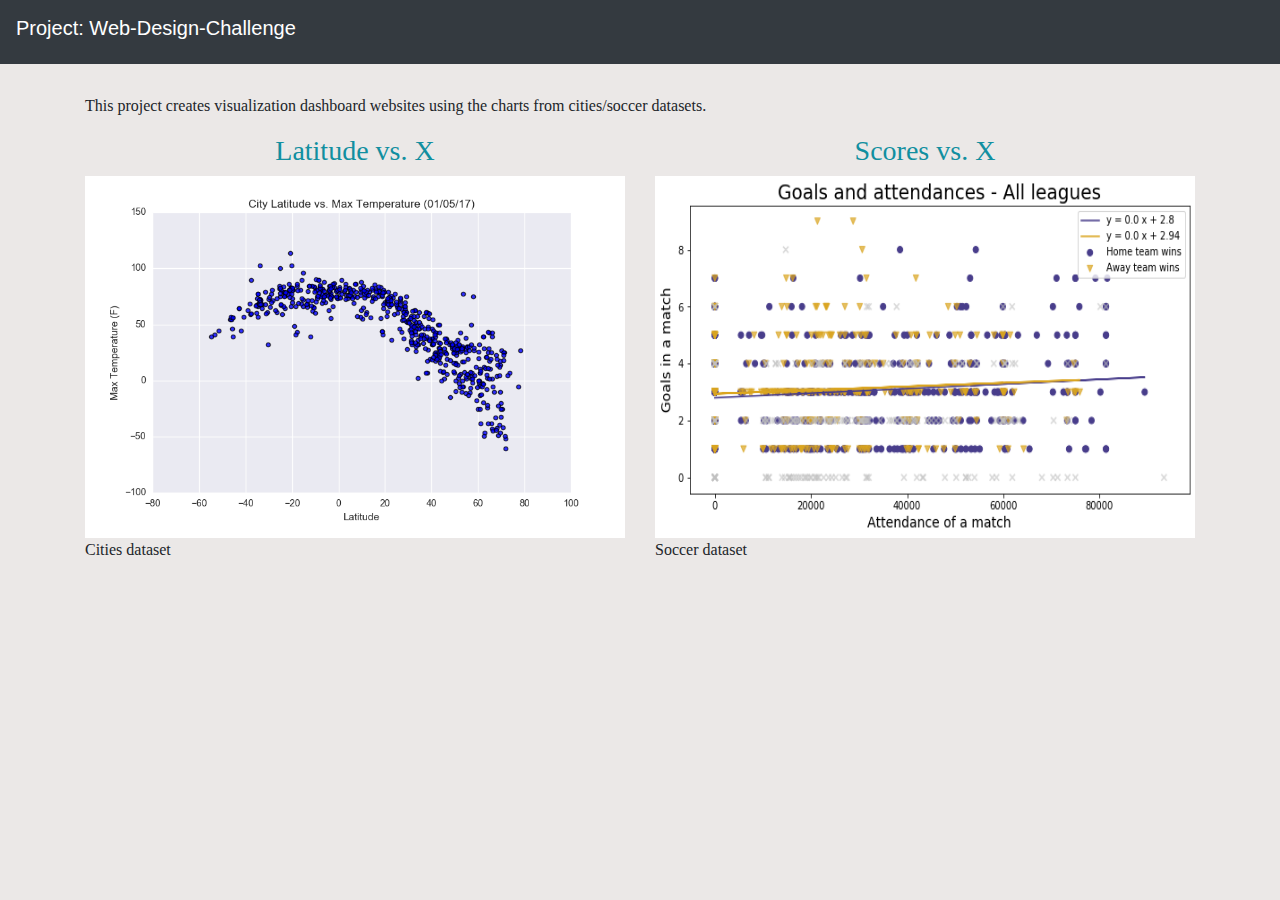
<file: index.html>
<!DOCTYPE html>
<html lang="en">
<head>
    <meta charset="UTF-8">
    <meta name="viewport" content="width=device-width, initial-scale=1.0">
    <title>Visualization</title>
    <style>
        h1 {
            text-align: center;
        }
        h3 {
            text-align: center;
            color: rgb(17, 143, 160);
        }
        img {
            width: 100%;
            height: 80%;
        }
        .container {
            margin-top: 30px;
            font-family: Georgia, 'Times New Roman', Times, serif;
        }
    </style>
    <!-- Bring in our bootstrap stylesheet -->
  <link rel="stylesheet" href="https://stackpath.bootstrapcdn.com/bootstrap/4.3.1/css/bootstrap.min.css" integrity="sha384-ggOyR0iXCbMQv3Xipma34MD+dH/1fQ784/j6cY/iJTQUOhcWr7x9JvoRxT2MZw1T" crossorigin="anonymous">

</head>
<body style="background: rgb(235, 232, 231)">
    <nav class="navbar navbar-dark bg-dark p-8">
        <h1 class="navbar-brand"> Project: Web-Design-Challenge</h1> 
    </nav>
    <div class="container">
        <div class="row">
            <div class="col-12">
            <p> This project creates visualization 
                dashboard websites using the charts from cities/soccer datasets.</p>
            </div>
        </div>
        <div class="row">
            <div class="col-12 col-sm-6 col-md-6">
                <a href="WebVisualizations/landing.html"> <h3>Latitude vs. X</h3> 
                <img src="WebVisualizations/assets/images/Fig1.png" alt='Lattitude chart'/>
                </a>
                <p> Cities dataset</p>
            </div>
            <div class="col-12 col-sm-6 col-md-6">
                <a href="SoccerVisualizations/soccer.html"> <h3>Scores vs. X</h3> 
                <img src="SoccerVisualizations/assets/images/Fig0.png" alt='Lattitude chart'/>
                </a>
                <p> Soccer dataset</p>
            </div>
        </div>
    </div>

    <script src="https://code.jquery.com/jquery-3.3.1.slim.min.js" integrity="sha384-q8i/X+965DzO0rT7abK41JStQIAqVgRVzpbzo5smXKp4YfRvH+8abtTE1Pi6jizo" crossorigin="anonymous"></script>
    <script src="https://cdnjs.cloudflare.com/ajax/libs/popper.js/1.14.7/umd/popper.min.js" integrity="sha384-UO2eT0CpHqdSJQ6hJty5KVphtPhzWj9WO1clHTMGa3JDZwrnQq4sF86dIHNDz0W1" crossorigin="anonymous"></script>
    <script src="https://stackpath.bootstrapcdn.com/bootstrap/4.3.1/js/bootstrap.min.js" integrity="sha384-JjSmVgyd0p3pXB1rRibZUAYoIIy6OrQ6VrjIEaFf/nJGzIxFDsf4x0xIM+B07jRM" crossorigin="anonymous"></script>
     
</body>
</html>
</file>
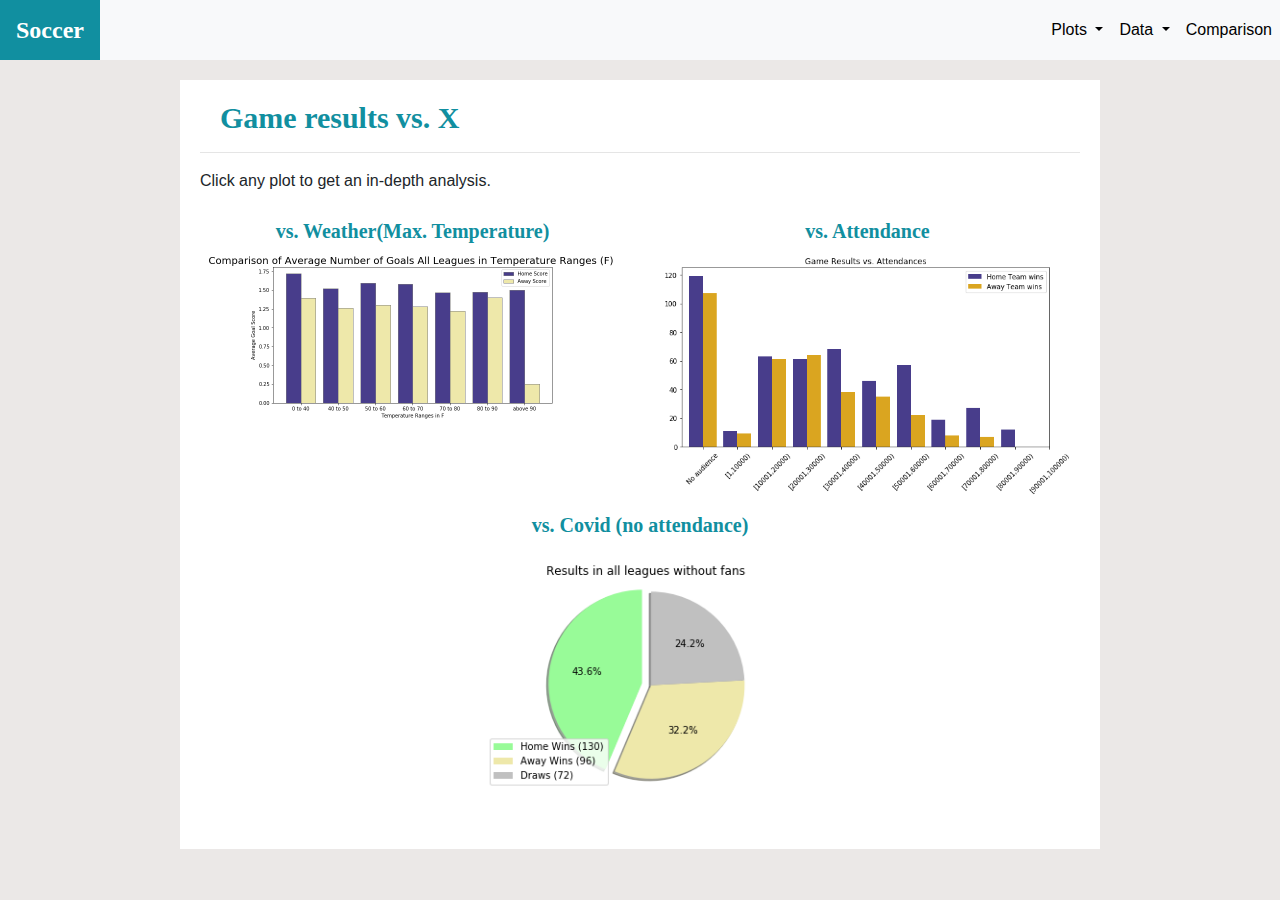
<file: SoccerVisualizations/comparison.html>
<!DOCTYPE html>
<html lang="en">
<head>
    <meta charset="UTF-8">
    <meta name="viewport" content="width=device-width, initial-scale=1.0">
    <title>Visualization of Latitude vs. Max. Temperature </title>


  <!-- Bring in our bootstrap stylesheet -->
  <link rel="stylesheet" href="https://stackpath.bootstrapcdn.com/bootstrap/4.3.1/css/bootstrap.min.css" integrity="sha384-ggOyR0iXCbMQv3Xipma34MD+dH/1fQ784/j6cY/iJTQUOhcWr7x9JvoRxT2MZw1T" crossorigin="anonymous">
  <link rel="stylesheet" href="style.css">

</head>

<body>

    <nav class="navbar navbar-expand-sm navbar-light bg-light p-0 justify-content-between">
        <a class="navbar-brand mr-0 px-3" href="soccer.html">Soccer</a>
        <button class="navbar-toggler" type="button" data-toggle="collapse" data-target="#navbarSupportedContent" aria-controls="navbarSupportedContent" aria-expanded="false" aria-label="Toggle navigation">
          <span class="navbar-toggler-icon"></span>
        </button>
      
        <div class="collapse navbar-collapse" id="navbarSupportedContent">
          <ul class="navbar-nav">
            <li class="nav-item dropdown">
              <a class="nav-link dropdown-toggle" href="#" id="navbarDropdown" role="button" data-toggle="dropdown" aria-haspopup="true" aria-expanded="false">
                Plots
              </a>
              <div class="dropdown-menu" aria-labelledby="navbarDropdown">
                <a class="dropdown-item" href="visualizations/weather.html">Weather</a>
                <a class="dropdown-item" href="visualizations/attendance.html">Attendance</a>
                <a class="dropdown-item" href="visualizations/covid.html">Covid</a>
              </div>
            </li>
            <li class="nav-item dropdown">
              <a class="nav-link dropdown-toggle" href="#" id="navbarDropdown" role="button" data-toggle="dropdown" aria-haspopup="true" aria-expanded="false">
                Data
              </a>
              <div class="dropdown-menu" aria-labelledby="navbarDropdown">
                <a class="dropdown-item" href="data_weather.html">Weather</a>
                <a class="dropdown-item" href="data_att.html">Attendance</a>
              </div>
            </li>
            <li class="nav-item">
              <a class="nav-link" href="comparison.html">Comparison</a>
            </li>
          </ul>
        </div>
    </nav>
 <div class="container">
        <div class="row justify-content-center">
          <div class="col-10 col-md-10 col-lg-10">
            <div class="main-box">
                <h1 class="mt-0">Game results vs. X</h1>
                <hr>
                <p> Click any plot to get an in-depth analysis.</p>
                <div class="row justify-content-around">
                    <div class="col-12 col-md-6 col-lg-6">
                        <h4>vs. Weather(Max. Temperature)</h4>
                        <a href="Visualizations/weather.html"><img class="img-all" src="assets/images/Fig1.png" alt="Chart">
                        </a>                        
                    </div>
                    <div class="col-12 col-md-6 col-lg-6">
                        <h4>vs. Attendance</h4>
                        <a href="Visualizations/attendance.html"><img class="img-all" src="assets/images/Fig2.png" alt="Chart">
                        </a>                        
                    </div>
                </div>
                <div class="row justify-content-center">
                    <div class="col-12 col-md-6 col-lg-6">
                        <h4> vs. Covid (no attendance)</h4>
                        <a href="Visualizations/covid.html"><img class="img-all" src="assets/images/Fig3.png" alt="Chart">
                        </a>                        
                    </div>
                </div>
            </div>
          </div>
        </div>
    </div>
    <script src="https://code.jquery.com/jquery-3.3.1.slim.min.js" integrity="sha384-q8i/X+965DzO0rT7abK41JStQIAqVgRVzpbzo5smXKp4YfRvH+8abtTE1Pi6jizo" crossorigin="anonymous"></script>
    <script src="https://cdnjs.cloudflare.com/ajax/libs/popper.js/1.14.7/umd/popper.min.js" integrity="sha384-UO2eT0CpHqdSJQ6hJty5KVphtPhzWj9WO1clHTMGa3JDZwrnQq4sF86dIHNDz0W1" crossorigin="anonymous"></script>
    <script src="https://stackpath.bootstrapcdn.com/bootstrap/4.3.1/js/bootstrap.min.js" integrity="sha384-JjSmVgyd0p3pXB1rRibZUAYoIIy6OrQ6VrjIEaFf/nJGzIxFDsf4x0xIM+B07jRM" crossorigin="anonymous"></script>
      
</body>
</html>
</file>
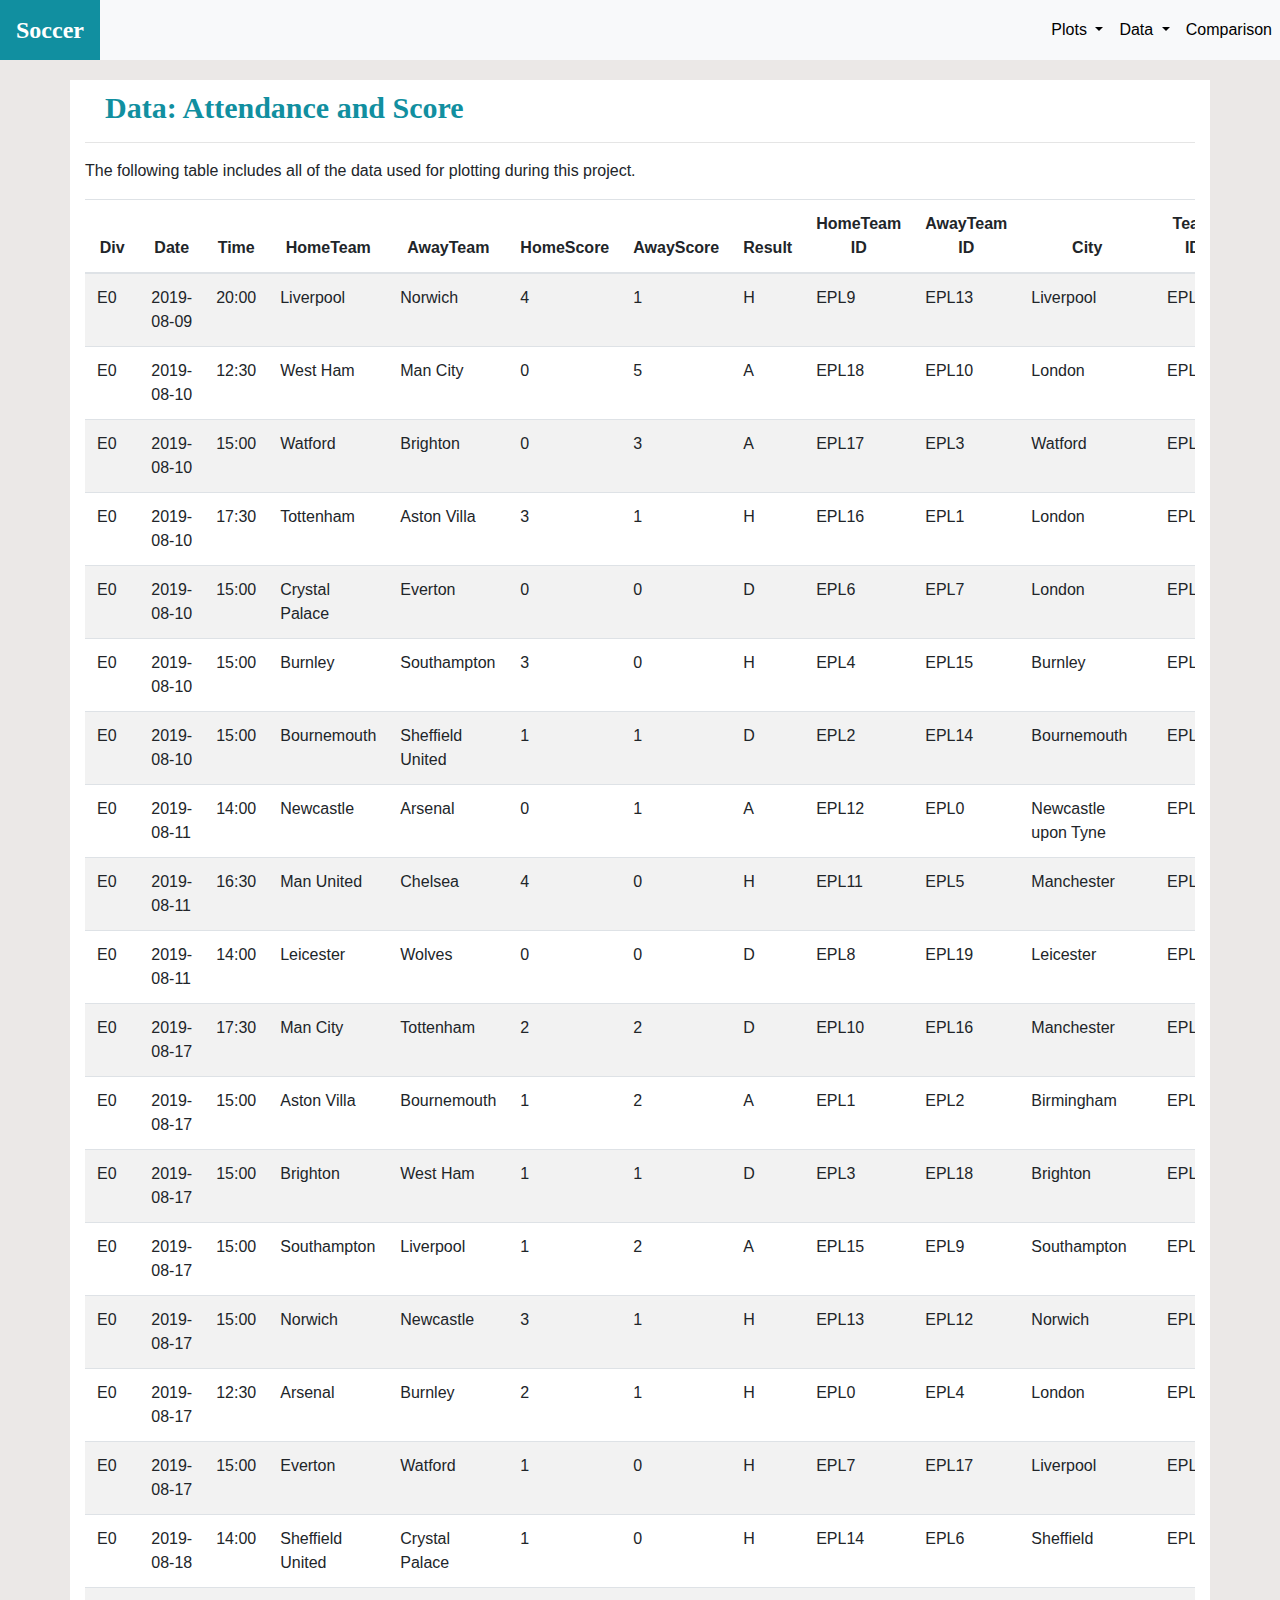
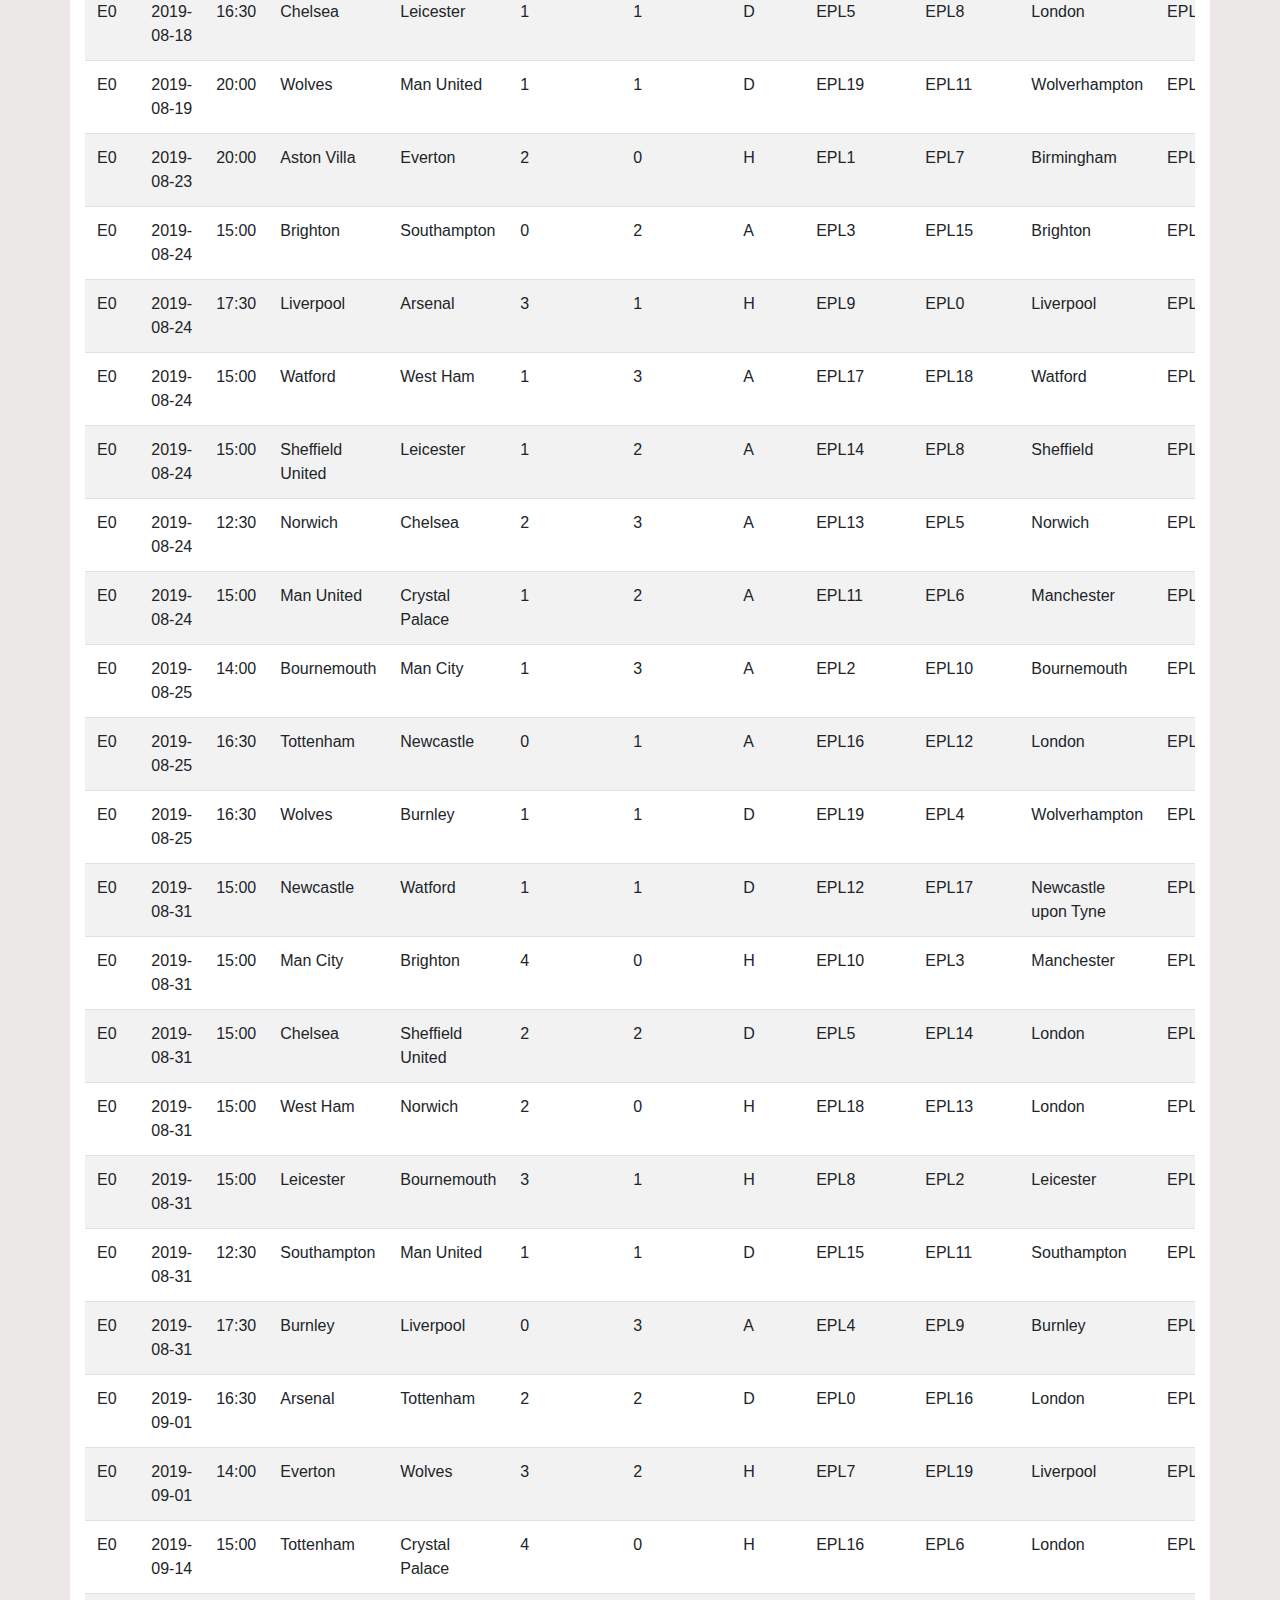
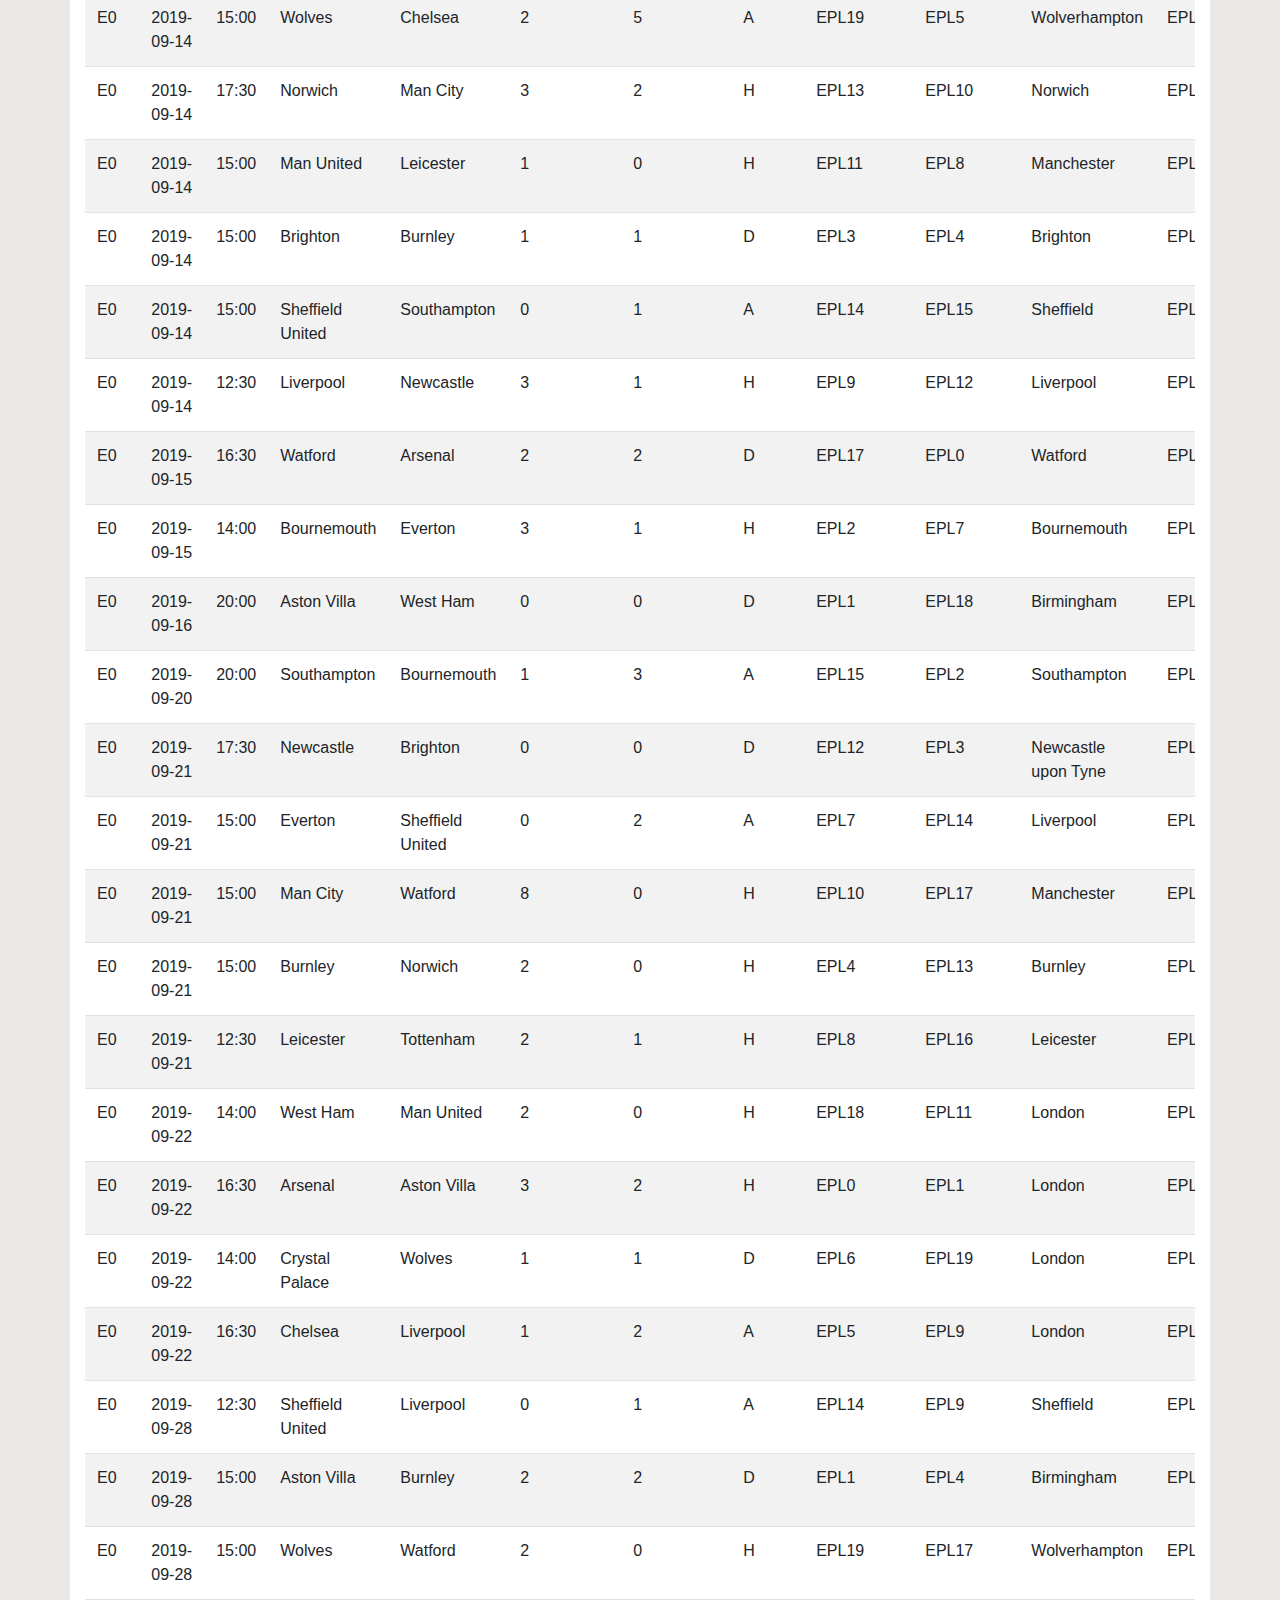
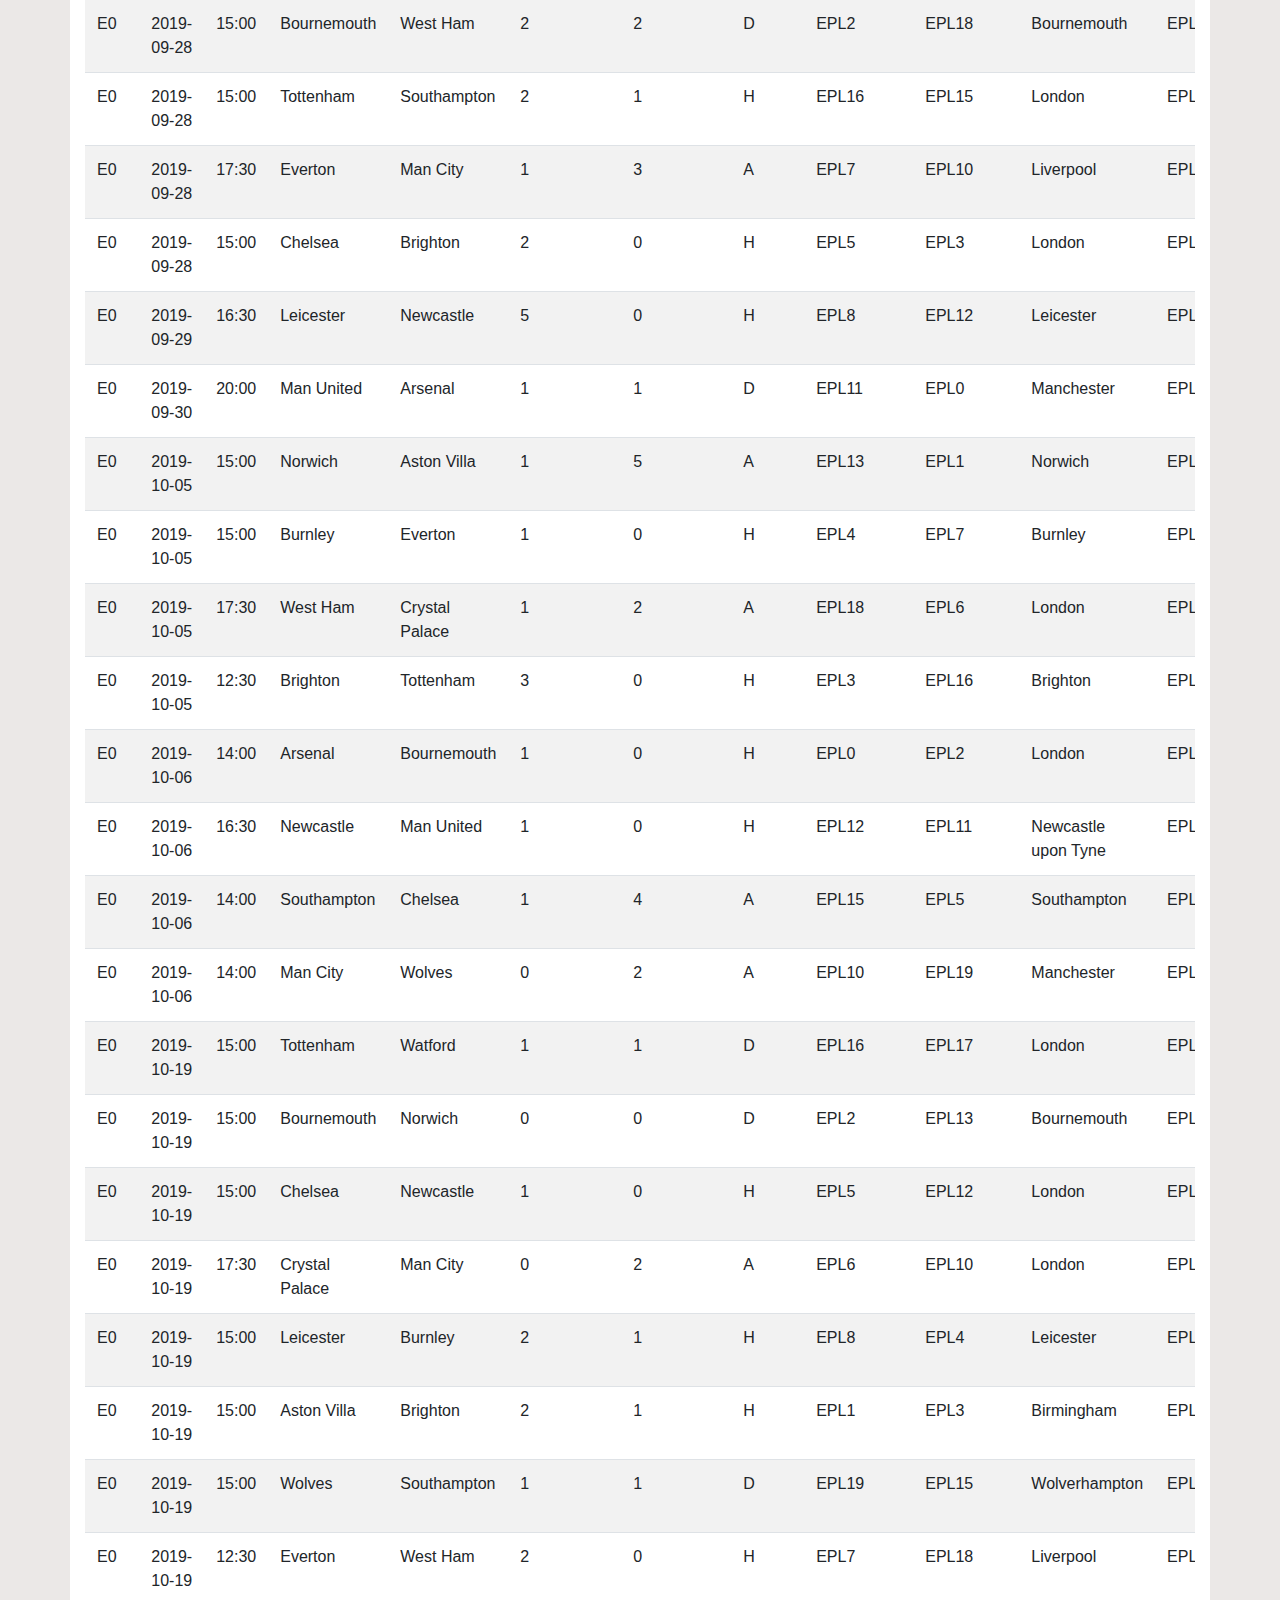
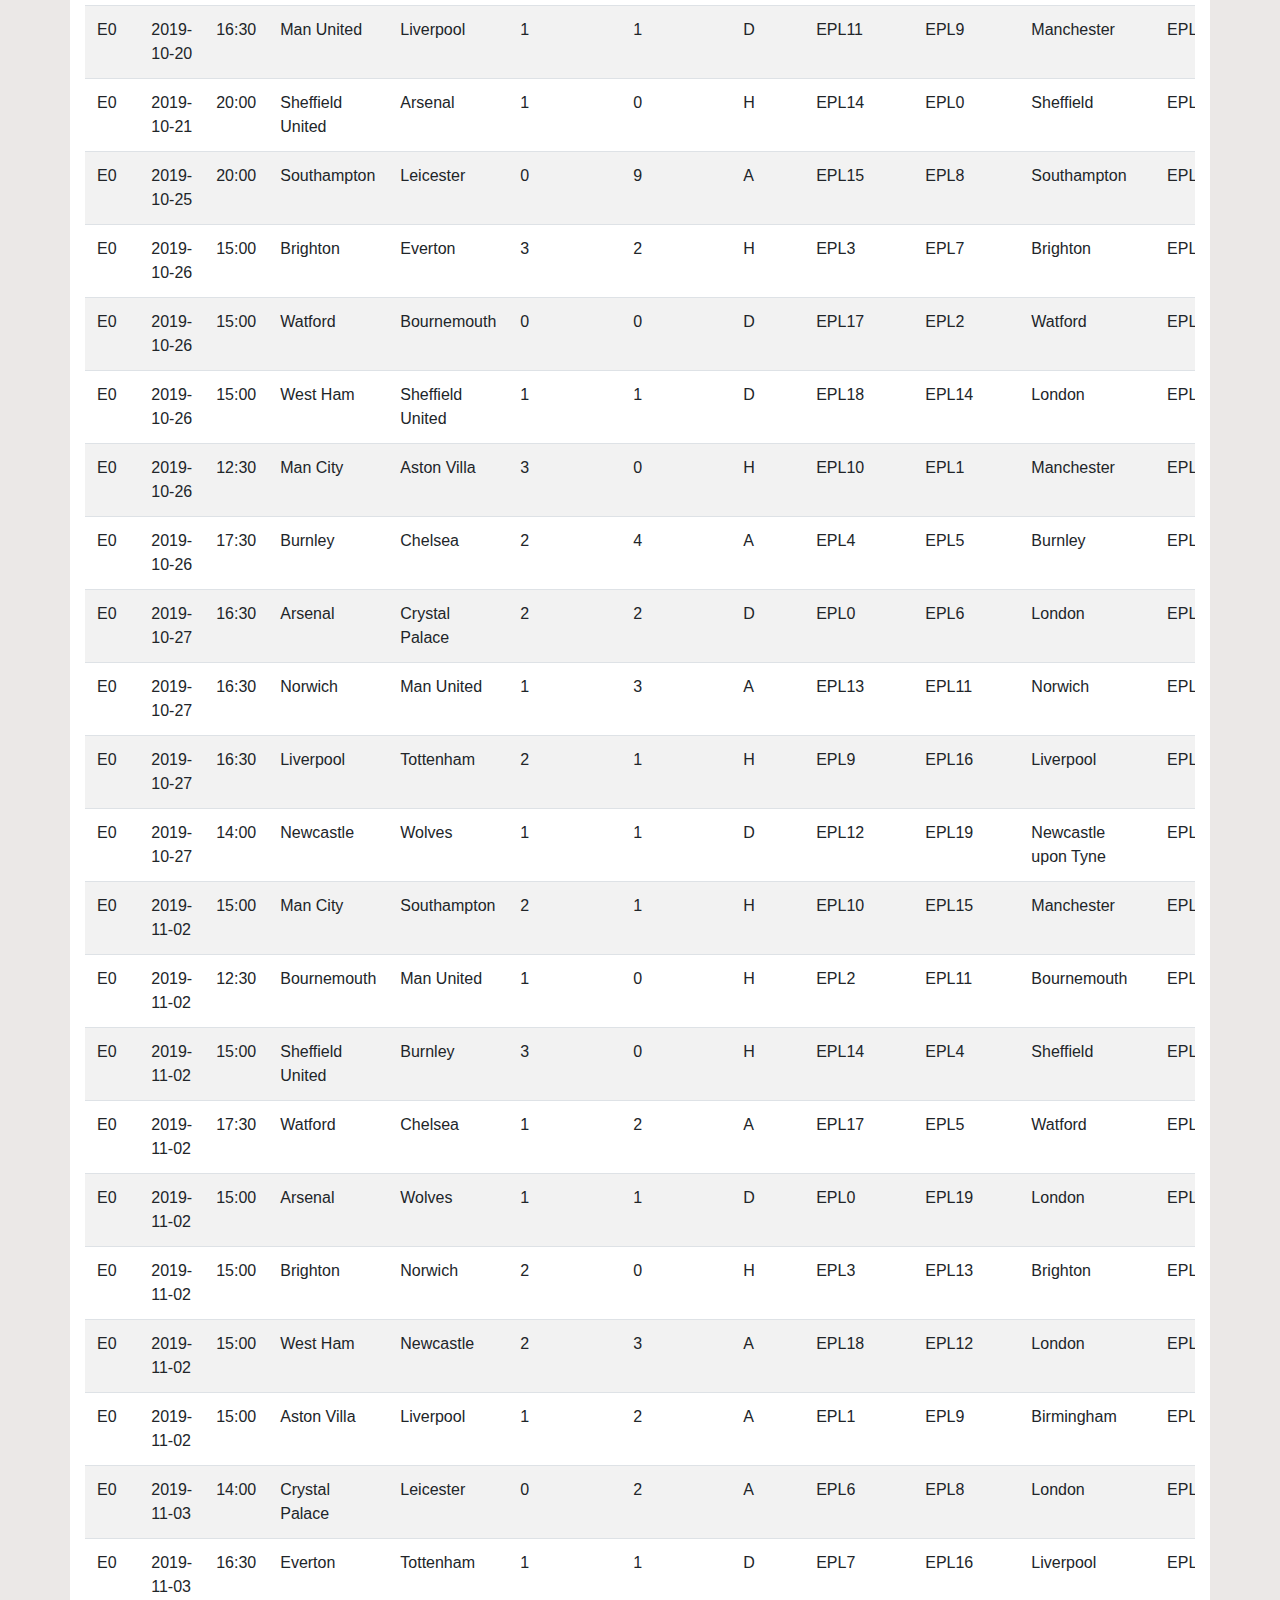
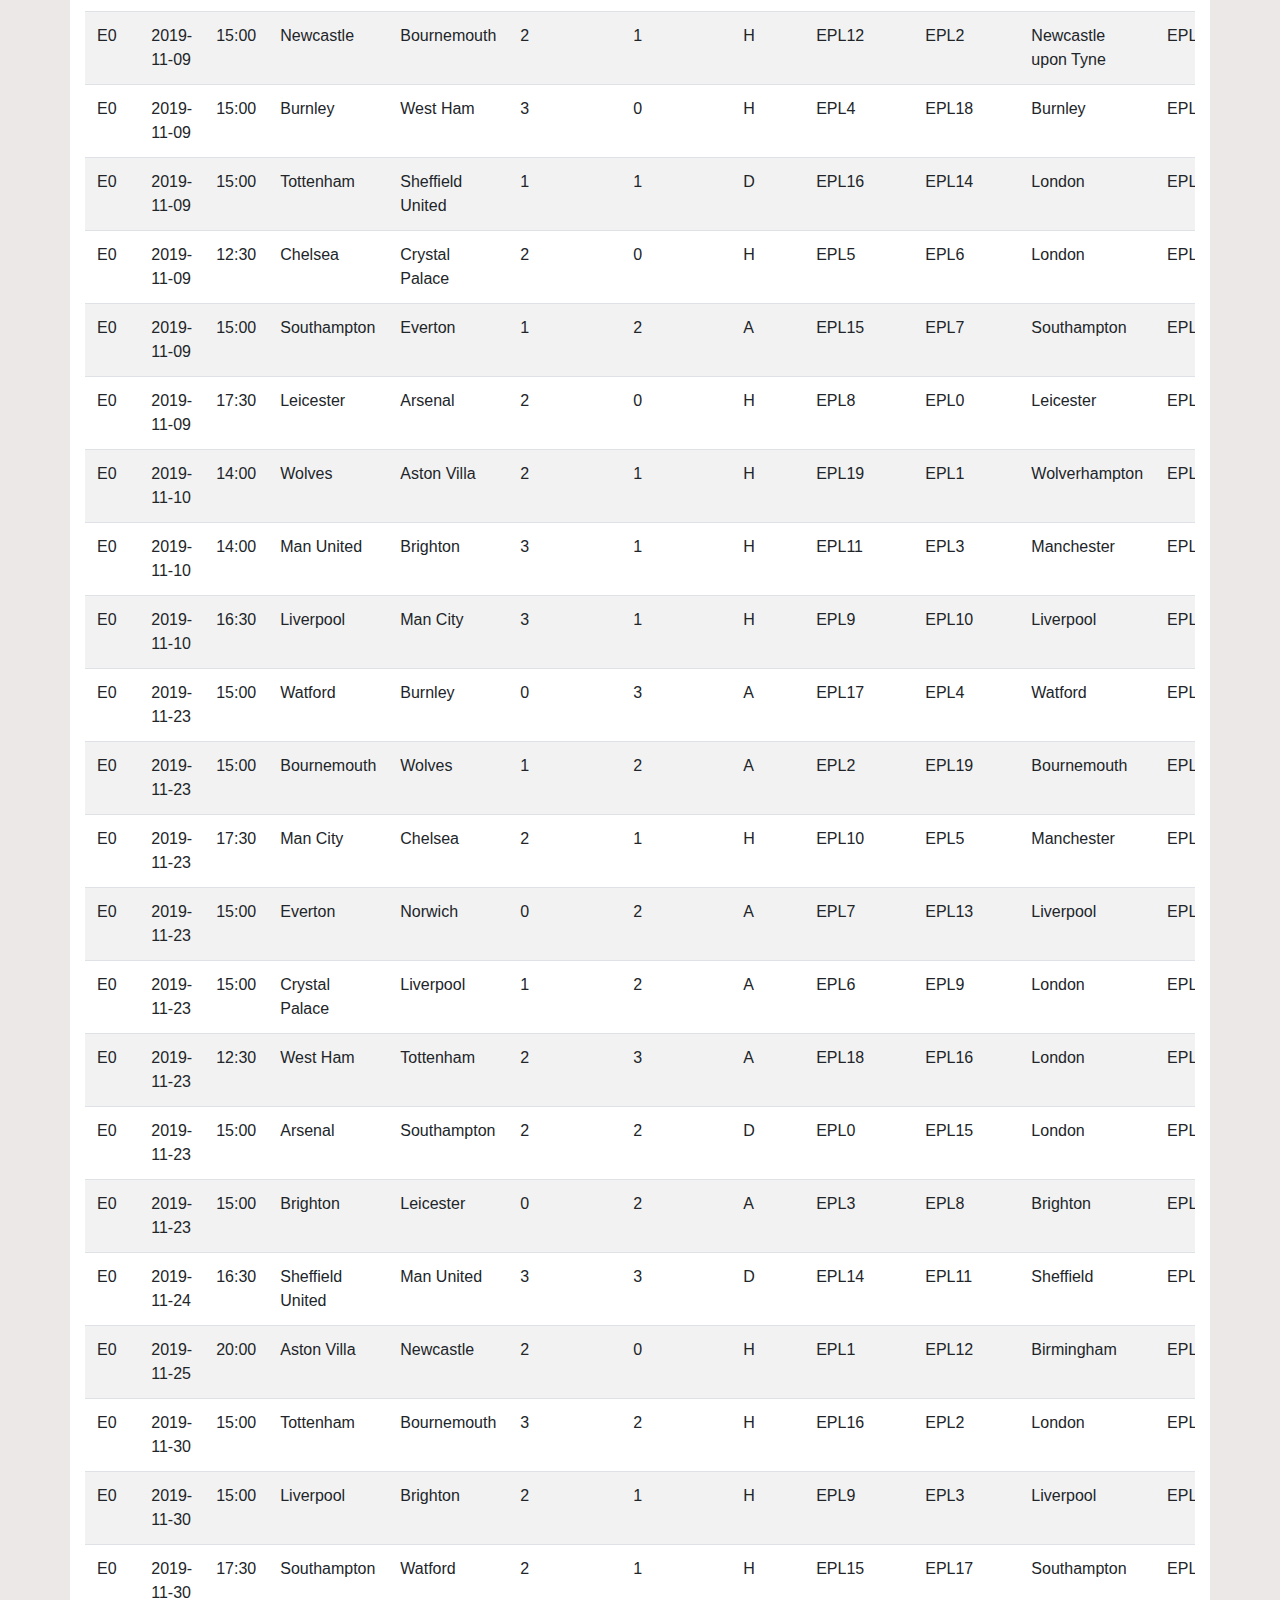
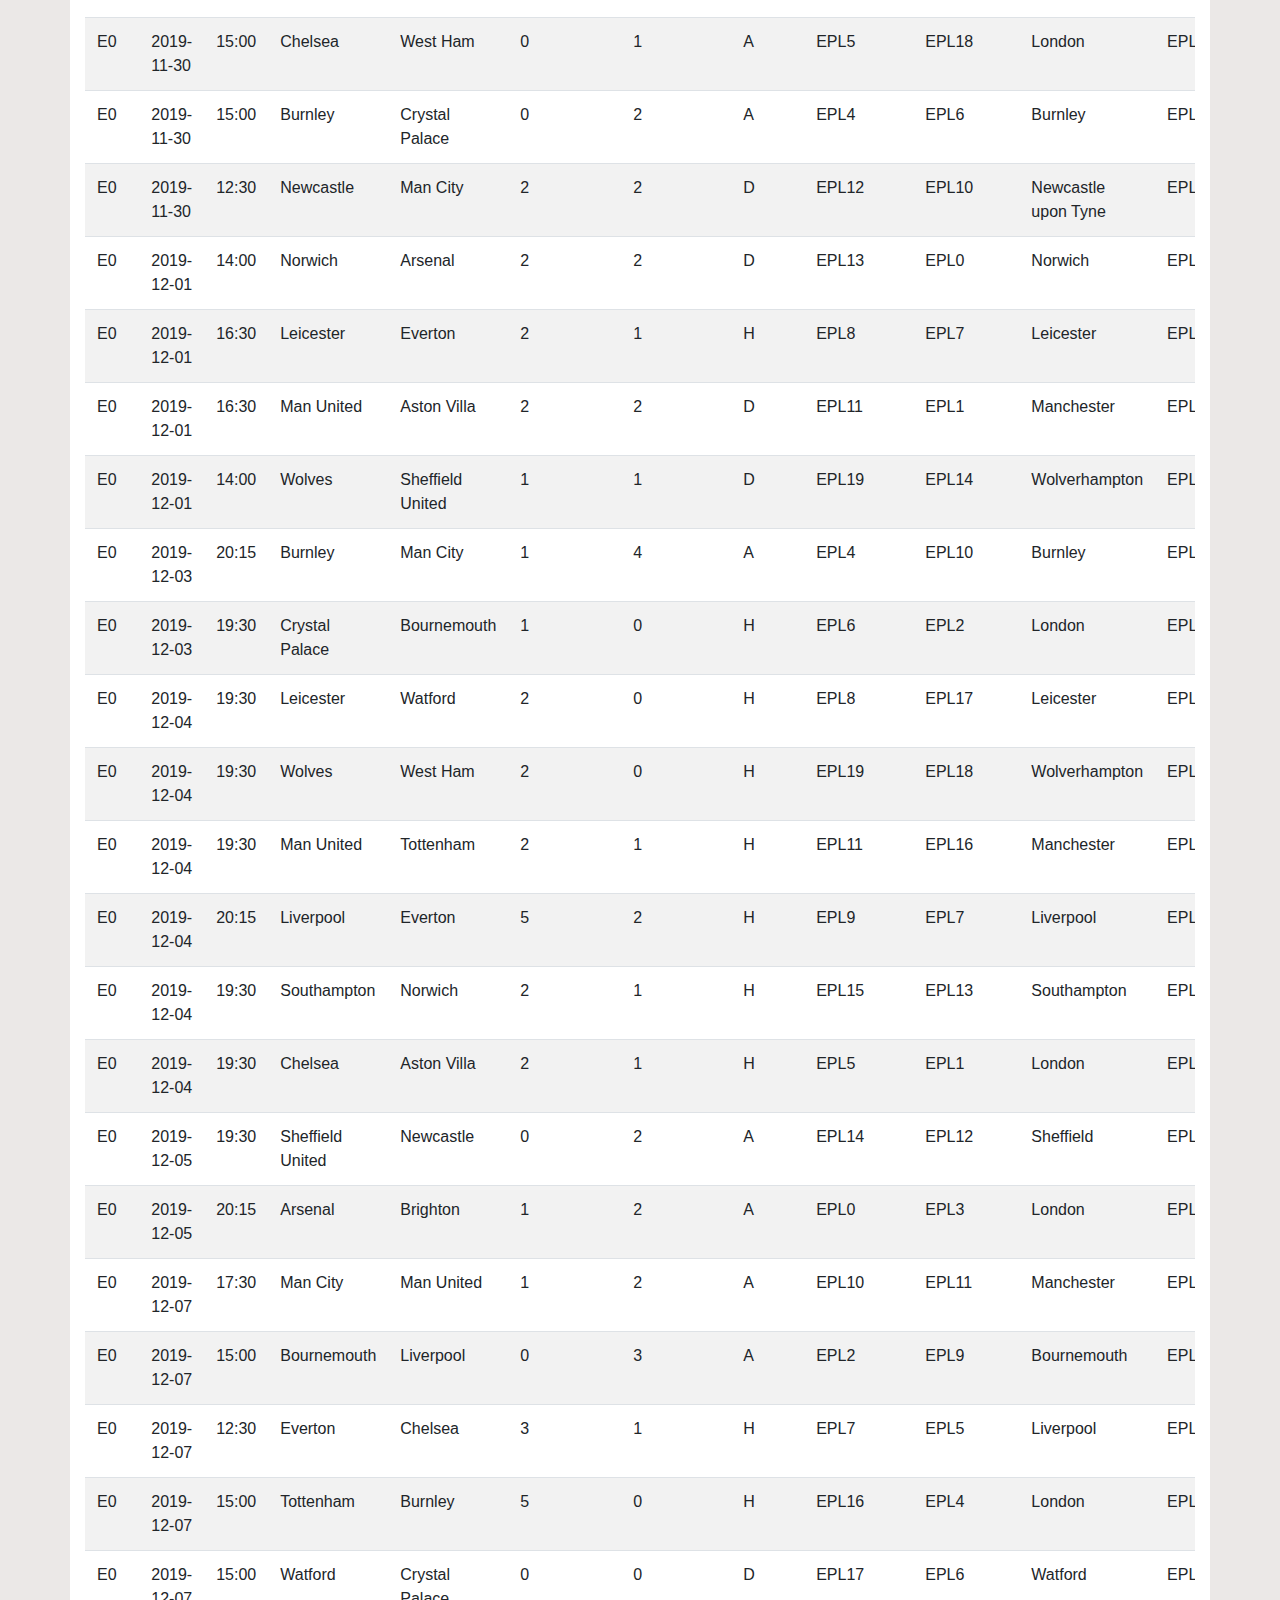
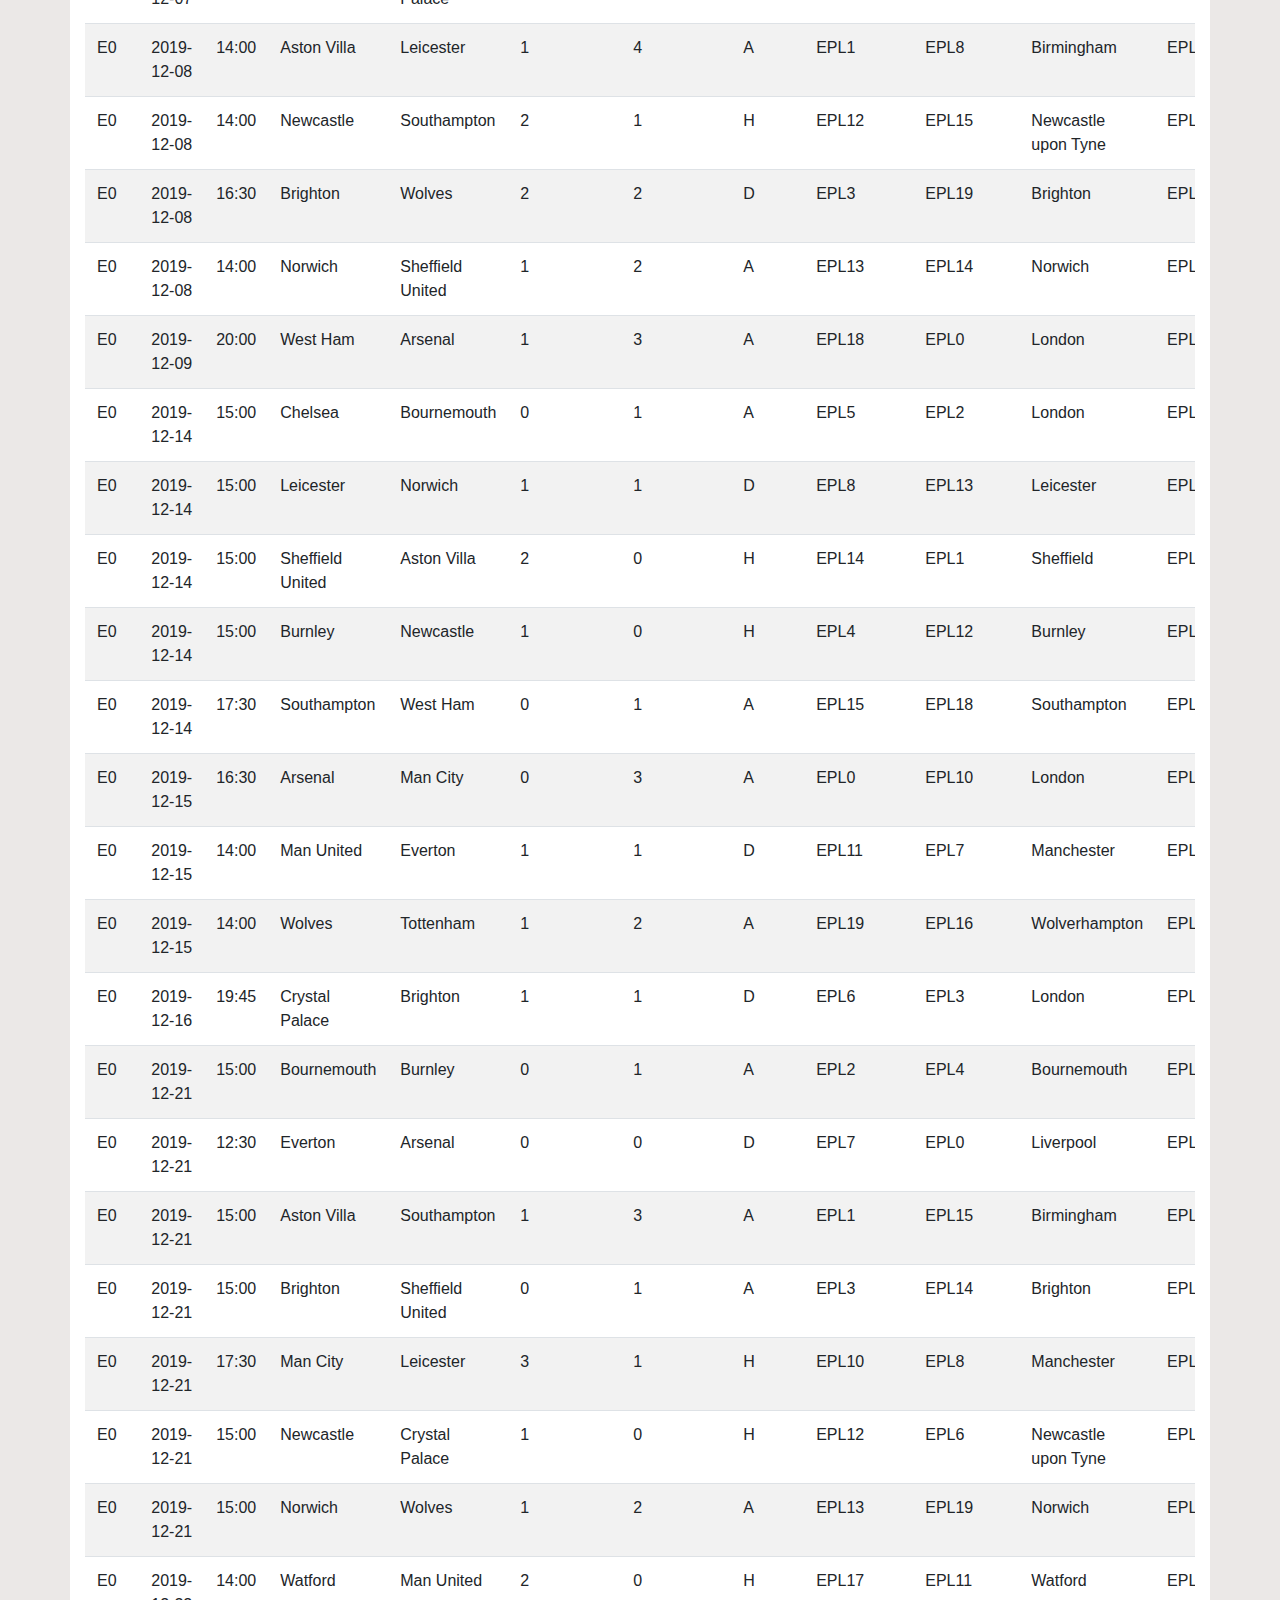
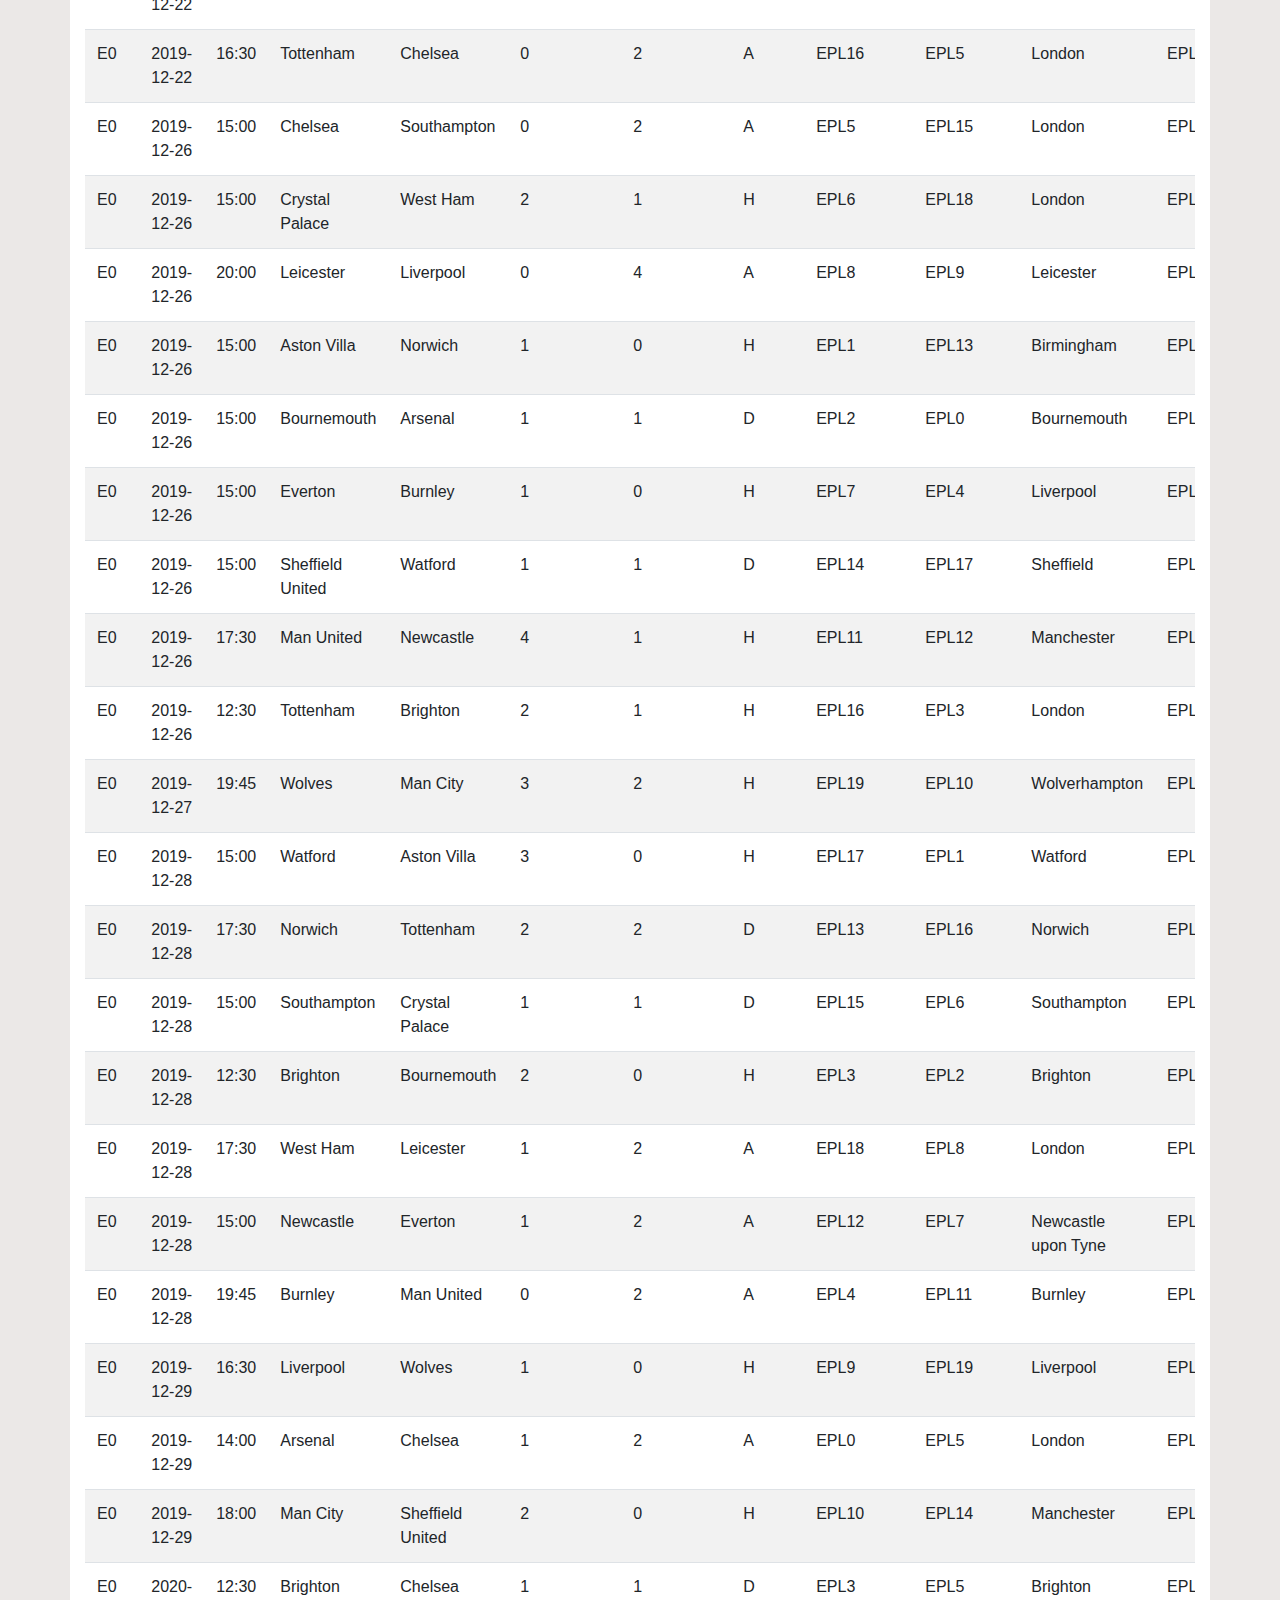
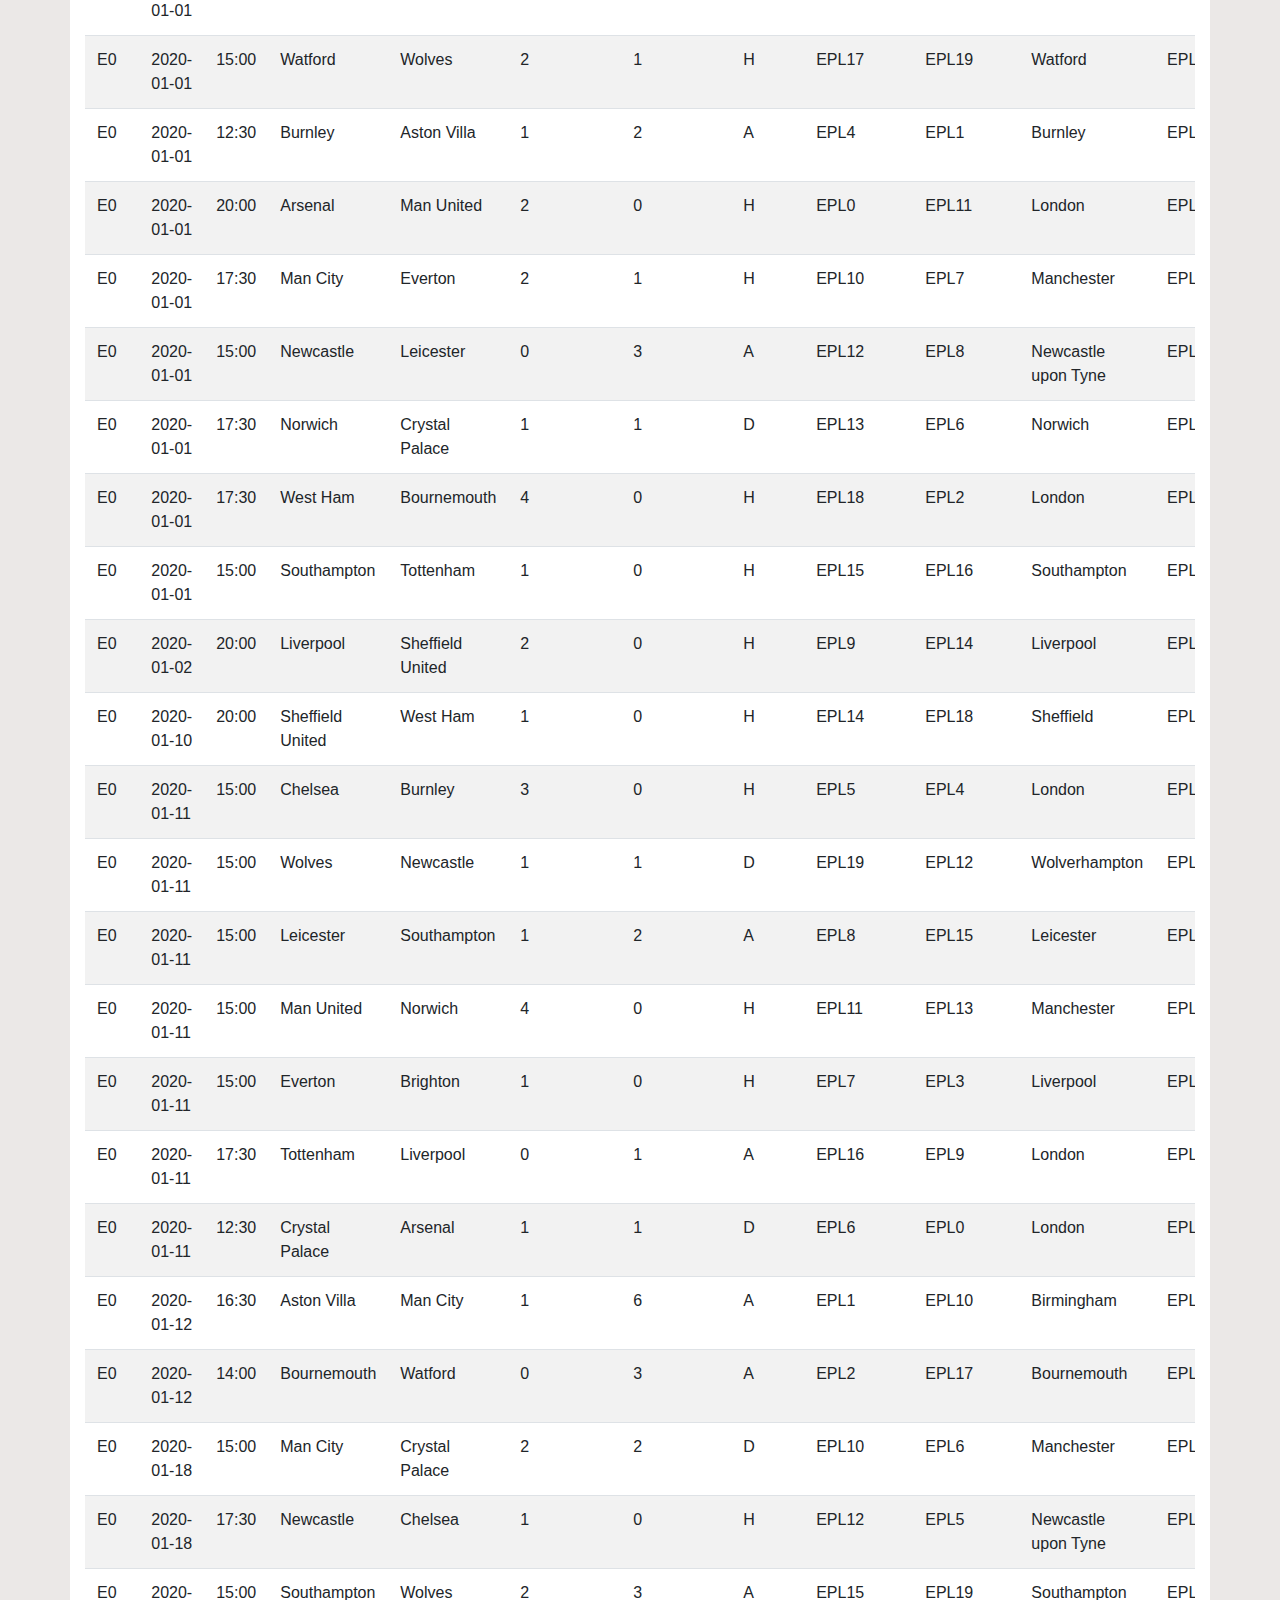
<file: SoccerVisualizations/data_att.html>
<!DOCTYPE html>
<html lang="en">
<head>
    <meta charset="UTF-8">
    <meta name="viewport" content="width=device-width, initial-scale=1.0">
    <title>Visualization of Latitude vs. Max. Temperature </title>


  <!-- Bring in our bootstrap stylesheet -->
  <link rel="stylesheet" href="https://stackpath.bootstrapcdn.com/bootstrap/4.3.1/css/bootstrap.min.css" integrity="sha384-ggOyR0iXCbMQv3Xipma34MD+dH/1fQ784/j6cY/iJTQUOhcWr7x9JvoRxT2MZw1T" crossorigin="anonymous">
  <link rel="stylesheet" href="style.css">

</head>

<body>

    <nav class="navbar navbar-expand-sm navbar-light bg-light p-0 justify-content-between">
        <a class="navbar-brand mr-0 px-3" href="soccer.html">Soccer</a>
        <button class="navbar-toggler" type="button" data-toggle="collapse" data-target="#navbarSupportedContent" aria-controls="navbarSupportedContent" aria-expanded="false" aria-label="Toggle navigation">
          <span class="navbar-toggler-icon"></span>
        </button>
      
        <div class="collapse navbar-collapse" id="navbarSupportedContent">
          <ul class="navbar-nav">
            <li class="nav-item dropdown">
              <a class="nav-link dropdown-toggle" href="#" id="navbarDropdown" role="button" data-toggle="dropdown" aria-haspopup="true" aria-expanded="false">
                Plots
              </a>
              <div class="dropdown-menu" aria-labelledby="navbarDropdown">
                <a class="dropdown-item" href="visualizations/weather.html">Weather</a>
                <a class="dropdown-item" href="visualizations/attendance.html">Attendance</a>
                <a class="dropdown-item" href="visualizations/covid.html">Covid</a>
              </div>
            </li>
            <li class="nav-item dropdown">
              <a class="nav-link dropdown-toggle" href="#" id="navbarDropdown" role="button" data-toggle="dropdown" aria-haspopup="true" aria-expanded="false">
                Data
              </a>
              <div class="dropdown-menu" aria-labelledby="navbarDropdown">
                <a class="dropdown-item" href="data_weather.html">Weather</a>
                <a class="dropdown-item" href="data_att.html">Attendance</a>
              </div>
            </li>
            <li class="nav-item">
              <a class="nav-link" href="comparison.html">Comparison</a>
            </li>
          </ul>
        </div>
    </nav>

    <div class="container" style="background-color:white">
        <div class="row justify-content-center">
          <div class="col-12">
            <h1>Data: Attendance and Score</h1>
            <hr>
            <p>The following table includes all of the data used for plotting 
              during this project.</p>
          </div>
        </div>
        <div class="row justify-content-center">
          <div class="col-12">
<table border="0" class="dataframe table table-responsive table-striped">  <thead>    <tr style="text-align: center;">      <th>Div</th>      <th>Date</th>      <th>Time</th>      <th>HomeTeam</th>      <th>AwayTeam</th>      <th>HomeScore</th>      <th>AwayScore</th>      <th>Result</th>      <th>HomeTeam ID</th>      <th>AwayTeam ID</th>      <th>City</th>      <th>Team ID</th>      <th>Opponent</th>      <th>Attendance</th>      <th>City</th>    </tr>  </thead>  <tbody>    <tr>      <td>E0</td>      <td>2019-08-09</td>      <td>20:00</td>      <td>Liverpool</td>      <td>Norwich</td>      <td>4</td>      <td>1</td>      <td>H</td>      <td>EPL9</td>      <td>EPL13</td>      <td>Liverpool</td>      <td>EPL9</td>      <td>Norwich City</td>      <td>53333.0</td>      <td>0</td>    </tr>    <tr>      <td>E0</td>      <td>2019-08-10</td>      <td>12:30</td>      <td>West Ham</td>      <td>Man City</td>      <td>0</td>      <td>5</td>      <td>A</td>      <td>EPL18</td>      <td>EPL10</td>      <td>London</td>      <td>EPL18</td>      <td>Manchester City</td>      <td>59870.0</td>      <td>0</td>    </tr>    <tr>      <td>E0</td>      <td>2019-08-10</td>      <td>15:00</td>      <td>Watford</td>      <td>Brighton</td>      <td>0</td>      <td>3</td>      <td>A</td>      <td>EPL17</td>      <td>EPL3</td>      <td>Watford</td>      <td>EPL17</td>      <td>Brighton &amp; Hove Albion</td>      <td>20245.0</td>      <td>0</td>    </tr>    <tr>      <td>E0</td>      <td>2019-08-10</td>      <td>17:30</td>      <td>Tottenham</td>      <td>Aston Villa</td>      <td>3</td>      <td>1</td>      <td>H</td>      <td>EPL16</td>      <td>EPL1</td>      <td>London</td>      <td>EPL16</td>      <td>Aston Villa</td>      <td>60407.0</td>      <td>0</td>    </tr>    <tr>      <td>E0</td>      <td>2019-08-10</td>      <td>15:00</td>      <td>Crystal Palace</td>      <td>Everton</td>      <td>0</td>      <td>0</td>      <td>D</td>      <td>EPL6</td>      <td>EPL7</td>      <td>London</td>      <td>EPL6</td>      <td>Everton</td>      <td>25151.0</td>      <td>0</td>    </tr>    <tr>      <td>E0</td>      <td>2019-08-10</td>      <td>15:00</td>      <td>Burnley</td>      <td>Southampton</td>      <td>3</td>      <td>0</td>      <td>H</td>      <td>EPL4</td>      <td>EPL15</td>      <td>Burnley</td>      <td>EPL4</td>      <td>Southampton</td>      <td>19784.0</td>      <td>0</td>    </tr>    <tr>      <td>E0</td>      <td>2019-08-10</td>      <td>15:00</td>      <td>Bournemouth</td>      <td>Sheffield United</td>      <td>1</td>      <td>1</td>      <td>D</td>      <td>EPL2</td>      <td>EPL14</td>      <td>Bournemouth</td>      <td>EPL2</td>      <td>Sheffield United</td>      <td>10714.0</td>      <td>0</td>    </tr>    <tr>      <td>E0</td>      <td>2019-08-11</td>      <td>14:00</td>      <td>Newcastle</td>      <td>Arsenal</td>      <td>0</td>      <td>1</td>      <td>A</td>      <td>EPL12</td>      <td>EPL0</td>      <td>Newcastle upon Tyne</td>      <td>EPL12</td>      <td>Arsenal</td>      <td>47635.0</td>      <td>0</td>    </tr>    <tr>      <td>E0</td>      <td>2019-08-11</td>      <td>16:30</td>      <td>Man United</td>      <td>Chelsea</td>      <td>4</td>      <td>0</td>      <td>H</td>      <td>EPL11</td>      <td>EPL5</td>      <td>Manchester</td>      <td>EPL11</td>      <td>Chelsea</td>      <td>73620.0</td>      <td>0</td>    </tr>    <tr>      <td>E0</td>      <td>2019-08-11</td>      <td>14:00</td>      <td>Leicester</td>      <td>Wolves</td>      <td>0</td>      <td>0</td>      <td>D</td>      <td>EPL8</td>      <td>EPL19</td>      <td>Leicester</td>      <td>EPL8</td>      <td>Wolverhampton Wanderers</td>      <td>32015.0</td>      <td>0</td>    </tr>    <tr>      <td>E0</td>      <td>2019-08-17</td>      <td>17:30</td>      <td>Man City</td>      <td>Tottenham</td>      <td>2</td>      <td>2</td>      <td>D</td>      <td>EPL10</td>      <td>EPL16</td>      <td>Manchester</td>      <td>EPL10</td>      <td>Tottenham Hotspur</td>      <td>54503.0</td>      <td>0</td>    </tr>    <tr>      <td>E0</td>      <td>2019-08-17</td>      <td>15:00</td>      <td>Aston Villa</td>      <td>Bournemouth</td>      <td>1</td>      <td>2</td>      <td>A</td>      <td>EPL1</td>      <td>EPL2</td>      <td>Birmingham</td>      <td>EPL1</td>      <td>AFC Bournemouth</td>      <td>40996.0</td>      <td>0</td>    </tr>    <tr>      <td>E0</td>      <td>2019-08-17</td>      <td>15:00</td>      <td>Brighton</td>      <td>West Ham</td>      <td>1</td>      <td>1</td>      <td>D</td>      <td>EPL3</td>      <td>EPL18</td>      <td>Brighton</td>      <td>EPL3</td>      <td>West Ham United</td>      <td>30459.0</td>      <td>0</td>    </tr>    <tr>      <td>E0</td>      <td>2019-08-17</td>      <td>15:00</td>      <td>Southampton</td>      <td>Liverpool</td>      <td>1</td>      <td>2</td>      <td>A</td>      <td>EPL15</td>      <td>EPL9</td>      <td>Southampton</td>      <td>EPL15</td>      <td>Liverpool</td>      <td>31712.0</td>      <td>0</td>    </tr>    <tr>      <td>E0</td>      <td>2019-08-17</td>      <td>15:00</td>      <td>Norwich</td>      <td>Newcastle</td>      <td>3</td>      <td>1</td>      <td>H</td>      <td>EPL13</td>      <td>EPL12</td>      <td>Norwich</td>      <td>EPL13</td>      <td>Newcastle United</td>      <td>27059.0</td>      <td>0</td>    </tr>    <tr>      <td>E0</td>      <td>2019-08-17</td>      <td>12:30</td>      <td>Arsenal</td>      <td>Burnley</td>      <td>2</td>      <td>1</td>      <td>H</td>      <td>EPL0</td>      <td>EPL4</td>      <td>London</td>      <td>EPL0</td>      <td>Burnley</td>      <td>60214.0</td>      <td>0</td>    </tr>    <tr>      <td>E0</td>      <td>2019-08-17</td>      <td>15:00</td>      <td>Everton</td>      <td>Watford</td>      <td>1</td>      <td>0</td>      <td>H</td>      <td>EPL7</td>      <td>EPL17</td>      <td>Liverpool</td>      <td>EPL7</td>      <td>Watford</td>      <td>39066.0</td>      <td>0</td>    </tr>    <tr>      <td>E0</td>      <td>2019-08-18</td>      <td>14:00</td>      <td>Sheffield United</td>      <td>Crystal Palace</td>      <td>1</td>      <td>0</td>      <td>H</td>      <td>EPL14</td>      <td>EPL6</td>      <td>Sheffield</td>      <td>EPL14</td>      <td>Crystal Palace</td>      <td>30197.0</td>      <td>0</td>    </tr>    <tr>      <td>E0</td>      <td>2019-08-18</td>      <td>16:30</td>      <td>Chelsea</td>      <td>Leicester</td>      <td>1</td>      <td>1</td>      <td>D</td>      <td>EPL5</td>      <td>EPL8</td>      <td>London</td>      <td>EPL5</td>      <td>Leicester City</td>      <td>40629.0</td>      <td>0</td>    </tr>    <tr>      <td>E0</td>      <td>2019-08-19</td>      <td>20:00</td>      <td>Wolves</td>      <td>Man United</td>      <td>1</td>      <td>1</td>      <td>D</td>      <td>EPL19</td>      <td>EPL11</td>      <td>Wolverhampton</td>      <td>EPL19</td>      <td>Manchester United</td>      <td>31314.0</td>      <td>0</td>    </tr>    <tr>      <td>E0</td>      <td>2019-08-23</td>      <td>20:00</td>      <td>Aston Villa</td>      <td>Everton</td>      <td>2</td>      <td>0</td>      <td>H</td>      <td>EPL1</td>      <td>EPL7</td>      <td>Birmingham</td>      <td>EPL1</td>      <td>Everton</td>      <td>41922.0</td>      <td>0</td>    </tr>    <tr>      <td>E0</td>      <td>2019-08-24</td>      <td>15:00</td>      <td>Brighton</td>      <td>Southampton</td>      <td>0</td>      <td>2</td>      <td>A</td>      <td>EPL3</td>      <td>EPL15</td>      <td>Brighton</td>      <td>EPL3</td>      <td>Southampton</td>      <td>30019.0</td>      <td>0</td>    </tr>    <tr>      <td>E0</td>      <td>2019-08-24</td>      <td>17:30</td>      <td>Liverpool</td>      <td>Arsenal</td>      <td>3</td>      <td>1</td>      <td>H</td>      <td>EPL9</td>      <td>EPL0</td>      <td>Liverpool</td>      <td>EPL9</td>      <td>Arsenal</td>      <td>53298.0</td>      <td>0</td>    </tr>    <tr>      <td>E0</td>      <td>2019-08-24</td>      <td>15:00</td>      <td>Watford</td>      <td>West Ham</td>      <td>1</td>      <td>3</td>      <td>A</td>      <td>EPL17</td>      <td>EPL18</td>      <td>Watford</td>      <td>EPL17</td>      <td>West Ham United</td>      <td>20035.0</td>      <td>0</td>    </tr>    <tr>      <td>E0</td>      <td>2019-08-24</td>      <td>15:00</td>      <td>Sheffield United</td>      <td>Leicester</td>      <td>1</td>      <td>2</td>      <td>A</td>      <td>EPL14</td>      <td>EPL8</td>      <td>Sheffield</td>      <td>EPL14</td>      <td>Leicester City</td>      <td>30079.0</td>      <td>0</td>    </tr>    <tr>      <td>E0</td>      <td>2019-08-24</td>      <td>12:30</td>      <td>Norwich</td>      <td>Chelsea</td>      <td>2</td>      <td>3</td>      <td>A</td>      <td>EPL13</td>      <td>EPL5</td>      <td>Norwich</td>      <td>EPL13</td>      <td>Chelsea</td>      <td>27032.0</td>      <td>0</td>    </tr>    <tr>      <td>E0</td>      <td>2019-08-24</td>      <td>15:00</td>      <td>Man United</td>      <td>Crystal Palace</td>      <td>1</td>      <td>2</td>      <td>A</td>      <td>EPL11</td>      <td>EPL6</td>      <td>Manchester</td>      <td>EPL11</td>      <td>Crystal Palace</td>      <td>73454.0</td>      <td>0</td>    </tr>    <tr>      <td>E0</td>      <td>2019-08-25</td>      <td>14:00</td>      <td>Bournemouth</td>      <td>Man City</td>      <td>1</td>      <td>3</td>      <td>A</td>      <td>EPL2</td>      <td>EPL10</td>      <td>Bournemouth</td>      <td>EPL2</td>      <td>Manchester City</td>      <td>10486.0</td>      <td>0</td>    </tr>    <tr>      <td>E0</td>      <td>2019-08-25</td>      <td>16:30</td>      <td>Tottenham</td>      <td>Newcastle</td>      <td>0</td>      <td>1</td>      <td>A</td>      <td>EPL16</td>      <td>EPL12</td>      <td>London</td>      <td>EPL16</td>      <td>Newcastle United</td>      <td>59245.0</td>      <td>0</td>    </tr>    <tr>      <td>E0</td>      <td>2019-08-25</td>      <td>16:30</td>      <td>Wolves</td>      <td>Burnley</td>      <td>1</td>      <td>1</td>      <td>D</td>      <td>EPL19</td>      <td>EPL4</td>      <td>Wolverhampton</td>      <td>EPL19</td>      <td>Burnley</td>      <td>30522.0</td>      <td>0</td>    </tr>    <tr>      <td>E0</td>      <td>2019-08-31</td>      <td>15:00</td>      <td>Newcastle</td>      <td>Watford</td>      <td>1</td>      <td>1</td>      <td>D</td>      <td>EPL12</td>      <td>EPL17</td>      <td>Newcastle upon Tyne</td>      <td>EPL12</td>      <td>Watford</td>      <td>44157.0</td>      <td>0</td>    </tr>    <tr>      <td>E0</td>      <td>2019-08-31</td>      <td>15:00</td>      <td>Man City</td>      <td>Brighton</td>      <td>4</td>      <td>0</td>      <td>H</td>      <td>EPL10</td>      <td>EPL3</td>      <td>Manchester</td>      <td>EPL10</td>      <td>Brighton &amp; Hove Albion</td>      <td>54386.0</td>      <td>0</td>    </tr>    <tr>      <td>E0</td>      <td>2019-08-31</td>      <td>15:00</td>      <td>Chelsea</td>      <td>Sheffield United</td>      <td>2</td>      <td>2</td>      <td>D</td>      <td>EPL5</td>      <td>EPL14</td>      <td>London</td>      <td>EPL5</td>      <td>Sheffield United</td>      <td>40560.0</td>      <td>0</td>    </tr>    <tr>      <td>E0</td>      <td>2019-08-31</td>      <td>15:00</td>      <td>West Ham</td>      <td>Norwich</td>      <td>2</td>      <td>0</td>      <td>H</td>      <td>EPL18</td>      <td>EPL13</td>      <td>London</td>      <td>EPL18</td>      <td>Norwich City</td>      <td>59950.0</td>      <td>0</td>    </tr>    <tr>      <td>E0</td>      <td>2019-08-31</td>      <td>15:00</td>      <td>Leicester</td>      <td>Bournemouth</td>      <td>3</td>      <td>1</td>      <td>H</td>      <td>EPL8</td>      <td>EPL2</td>      <td>Leicester</td>      <td>EPL8</td>      <td>AFC Bournemouth</td>      <td>31613.0</td>      <td>0</td>    </tr>    <tr>      <td>E0</td>      <td>2019-08-31</td>      <td>12:30</td>      <td>Southampton</td>      <td>Man United</td>      <td>1</td>      <td>1</td>      <td>D</td>      <td>EPL15</td>      <td>EPL11</td>      <td>Southampton</td>      <td>EPL15</td>      <td>Manchester United</td>      <td>30499.0</td>      <td>0</td>    </tr>    <tr>      <td>E0</td>      <td>2019-08-31</td>      <td>17:30</td>      <td>Burnley</td>      <td>Liverpool</td>      <td>0</td>      <td>3</td>      <td>A</td>      <td>EPL4</td>      <td>EPL9</td>      <td>Burnley</td>      <td>EPL4</td>      <td>Liverpool</td>      <td>21762.0</td>      <td>0</td>    </tr>    <tr>      <td>E0</td>      <td>2019-09-01</td>      <td>16:30</td>      <td>Arsenal</td>      <td>Tottenham</td>      <td>2</td>      <td>2</td>      <td>D</td>      <td>EPL0</td>      <td>EPL16</td>      <td>London</td>      <td>EPL0</td>      <td>Tottenham Hotspur</td>      <td>60333.0</td>      <td>0</td>    </tr>    <tr>      <td>E0</td>      <td>2019-09-01</td>      <td>14:00</td>      <td>Everton</td>      <td>Wolves</td>      <td>3</td>      <td>2</td>      <td>H</td>      <td>EPL7</td>      <td>EPL19</td>      <td>Liverpool</td>      <td>EPL7</td>      <td>Wolverhampton Wanderers</td>      <td>39374.0</td>      <td>0</td>    </tr>    <tr>      <td>E0</td>      <td>2019-09-14</td>      <td>15:00</td>      <td>Tottenham</td>      <td>Crystal Palace</td>      <td>4</td>      <td>0</td>      <td>H</td>      <td>EPL16</td>      <td>EPL6</td>      <td>London</td>      <td>EPL16</td>      <td>Crystal Palace</td>      <td>59812.0</td>      <td>0</td>    </tr>    <tr>      <td>E0</td>      <td>2019-09-14</td>      <td>15:00</td>      <td>Wolves</td>      <td>Chelsea</td>      <td>2</td>      <td>5</td>      <td>A</td>      <td>EPL19</td>      <td>EPL5</td>      <td>Wolverhampton</td>      <td>EPL19</td>      <td>Chelsea</td>      <td>31534.0</td>      <td>0</td>    </tr>    <tr>      <td>E0</td>      <td>2019-09-14</td>      <td>17:30</td>      <td>Norwich</td>      <td>Man City</td>      <td>3</td>      <td>2</td>      <td>H</td>      <td>EPL13</td>      <td>EPL10</td>      <td>Norwich</td>      <td>EPL13</td>      <td>Manchester City</td>      <td>27035.0</td>      <td>0</td>    </tr>    <tr>      <td>E0</td>      <td>2019-09-14</td>      <td>15:00</td>      <td>Man United</td>      <td>Leicester</td>      <td>1</td>      <td>0</td>      <td>H</td>      <td>EPL11</td>      <td>EPL8</td>      <td>Manchester</td>      <td>EPL11</td>      <td>Leicester City</td>      <td>73689.0</td>      <td>0</td>    </tr>    <tr>      <td>E0</td>      <td>2019-09-14</td>      <td>15:00</td>      <td>Brighton</td>      <td>Burnley</td>      <td>1</td>      <td>1</td>      <td>D</td>      <td>EPL3</td>      <td>EPL4</td>      <td>Brighton</td>      <td>EPL3</td>      <td>Burnley</td>      <td>29398.0</td>      <td>0</td>    </tr>    <tr>      <td>E0</td>      <td>2019-09-14</td>      <td>15:00</td>      <td>Sheffield United</td>      <td>Southampton</td>      <td>0</td>      <td>1</td>      <td>A</td>      <td>EPL14</td>      <td>EPL15</td>      <td>Sheffield</td>      <td>EPL14</td>      <td>Southampton</td>      <td>30985.0</td>      <td>0</td>    </tr>    <tr>      <td>E0</td>      <td>2019-09-14</td>      <td>12:30</td>      <td>Liverpool</td>      <td>Newcastle</td>      <td>3</td>      <td>1</td>      <td>H</td>      <td>EPL9</td>      <td>EPL12</td>      <td>Liverpool</td>      <td>EPL9</td>      <td>Newcastle United</td>      <td>51430.0</td>      <td>0</td>    </tr>    <tr>      <td>E0</td>      <td>2019-09-15</td>      <td>16:30</td>      <td>Watford</td>      <td>Arsenal</td>      <td>2</td>      <td>2</td>      <td>D</td>      <td>EPL17</td>      <td>EPL0</td>      <td>Watford</td>      <td>EPL17</td>      <td>Arsenal</td>      <td>21360.0</td>      <td>0</td>    </tr>    <tr>      <td>E0</td>      <td>2019-09-15</td>      <td>14:00</td>      <td>Bournemouth</td>      <td>Everton</td>      <td>3</td>      <td>1</td>      <td>H</td>      <td>EPL2</td>      <td>EPL7</td>      <td>Bournemouth</td>      <td>EPL2</td>      <td>Everton</td>      <td>10416.0</td>      <td>0</td>    </tr>    <tr>      <td>E0</td>      <td>2019-09-16</td>      <td>20:00</td>      <td>Aston Villa</td>      <td>West Ham</td>      <td>0</td>      <td>0</td>      <td>D</td>      <td>EPL1</td>      <td>EPL18</td>      <td>Birmingham</td>      <td>EPL1</td>      <td>West Ham United</td>      <td>42010.0</td>      <td>0</td>    </tr>    <tr>      <td>E0</td>      <td>2019-09-20</td>      <td>20:00</td>      <td>Southampton</td>      <td>Bournemouth</td>      <td>1</td>      <td>3</td>      <td>A</td>      <td>EPL15</td>      <td>EPL2</td>      <td>Southampton</td>      <td>EPL15</td>      <td>AFC Bournemouth</td>      <td>30168.0</td>      <td>0</td>    </tr>    <tr>      <td>E0</td>      <td>2019-09-21</td>      <td>17:30</td>      <td>Newcastle</td>      <td>Brighton</td>      <td>0</td>      <td>0</td>      <td>D</td>      <td>EPL12</td>      <td>EPL3</td>      <td>Newcastle upon Tyne</td>      <td>EPL12</td>      <td>Brighton &amp; Hove Albion</td>      <td>43360.0</td>      <td>0</td>    </tr>    <tr>      <td>E0</td>      <td>2019-09-21</td>      <td>15:00</td>      <td>Everton</td>      <td>Sheffield United</td>      <td>0</td>      <td>2</td>      <td>A</td>      <td>EPL7</td>      <td>EPL14</td>      <td>Liverpool</td>      <td>EPL7</td>      <td>Sheffield United</td>      <td>39354.0</td>      <td>0</td>    </tr>    <tr>      <td>E0</td>      <td>2019-09-21</td>      <td>15:00</td>      <td>Man City</td>      <td>Watford</td>      <td>8</td>      <td>0</td>      <td>H</td>      <td>EPL10</td>      <td>EPL17</td>      <td>Manchester</td>      <td>EPL10</td>      <td>Watford</td>      <td>54273.0</td>      <td>0</td>    </tr>    <tr>      <td>E0</td>      <td>2019-09-21</td>      <td>15:00</td>      <td>Burnley</td>      <td>Norwich</td>      <td>2</td>      <td>0</td>      <td>H</td>      <td>EPL4</td>      <td>EPL13</td>      <td>Burnley</td>      <td>EPL4</td>      <td>Norwich City</td>      <td>19712.0</td>      <td>0</td>    </tr>    <tr>      <td>E0</td>      <td>2019-09-21</td>      <td>12:30</td>      <td>Leicester</td>      <td>Tottenham</td>      <td>2</td>      <td>1</td>      <td>H</td>      <td>EPL8</td>      <td>EPL16</td>      <td>Leicester</td>      <td>EPL8</td>      <td>Tottenham Hotspur</td>      <td>32129.0</td>      <td>0</td>    </tr>    <tr>      <td>E0</td>      <td>2019-09-22</td>      <td>14:00</td>      <td>West Ham</td>      <td>Man United</td>      <td>2</td>      <td>0</td>      <td>H</td>      <td>EPL18</td>      <td>EPL11</td>      <td>London</td>      <td>EPL18</td>      <td>Manchester United</td>      <td>59936.0</td>      <td>0</td>    </tr>    <tr>      <td>E0</td>      <td>2019-09-22</td>      <td>16:30</td>      <td>Arsenal</td>      <td>Aston Villa</td>      <td>3</td>      <td>2</td>      <td>H</td>      <td>EPL0</td>      <td>EPL1</td>      <td>London</td>      <td>EPL0</td>      <td>Aston Villa</td>      <td>60331.0</td>      <td>0</td>    </tr>    <tr>      <td>E0</td>      <td>2019-09-22</td>      <td>14:00</td>      <td>Crystal Palace</td>      <td>Wolves</td>      <td>1</td>      <td>1</td>      <td>D</td>      <td>EPL6</td>      <td>EPL19</td>      <td>London</td>      <td>EPL6</td>      <td>Wolverhampton Wanderers</td>      <td>25122.0</td>      <td>0</td>    </tr>    <tr>      <td>E0</td>      <td>2019-09-22</td>      <td>16:30</td>      <td>Chelsea</td>      <td>Liverpool</td>      <td>1</td>      <td>2</td>      <td>A</td>      <td>EPL5</td>      <td>EPL9</td>      <td>London</td>      <td>EPL5</td>      <td>Liverpool</td>      <td>40638.0</td>      <td>0</td>    </tr>    <tr>      <td>E0</td>      <td>2019-09-28</td>      <td>12:30</td>      <td>Sheffield United</td>      <td>Liverpool</td>      <td>0</td>      <td>1</td>      <td>A</td>      <td>EPL14</td>      <td>EPL9</td>      <td>Sheffield</td>      <td>EPL14</td>      <td>Liverpool</td>      <td>31774.0</td>      <td>0</td>    </tr>    <tr>      <td>E0</td>      <td>2019-09-28</td>      <td>15:00</td>      <td>Aston Villa</td>      <td>Burnley</td>      <td>2</td>      <td>2</td>      <td>D</td>      <td>EPL1</td>      <td>EPL4</td>      <td>Birmingham</td>      <td>EPL1</td>      <td>Burnley</td>      <td>41546.0</td>      <td>0</td>    </tr>    <tr>      <td>E0</td>      <td>2019-09-28</td>      <td>15:00</td>      <td>Wolves</td>      <td>Watford</td>      <td>2</td>      <td>0</td>      <td>H</td>      <td>EPL19</td>      <td>EPL17</td>      <td>Wolverhampton</td>      <td>EPL19</td>      <td>Watford</td>      <td>30711.0</td>      <td>0</td>    </tr>    <tr>      <td>E0</td>      <td>2019-09-28</td>      <td>15:00</td>      <td>Bournemouth</td>      <td>West Ham</td>      <td>2</td>      <td>2</td>      <td>D</td>      <td>EPL2</td>      <td>EPL18</td>      <td>Bournemouth</td>      <td>EPL2</td>      <td>West Ham United</td>      <td>10729.0</td>      <td>0</td>    </tr>    <tr>      <td>E0</td>      <td>2019-09-28</td>      <td>15:00</td>      <td>Tottenham</td>      <td>Southampton</td>      <td>2</td>      <td>1</td>      <td>H</td>      <td>EPL16</td>      <td>EPL15</td>      <td>London</td>      <td>EPL16</td>      <td>Southampton</td>      <td>59645.0</td>      <td>0</td>    </tr>    <tr>      <td>E0</td>      <td>2019-09-28</td>      <td>17:30</td>      <td>Everton</td>      <td>Man City</td>      <td>1</td>      <td>3</td>      <td>A</td>      <td>EPL7</td>      <td>EPL10</td>      <td>Liverpool</td>      <td>EPL7</td>      <td>Manchester City</td>      <td>39222.0</td>      <td>0</td>    </tr>    <tr>      <td>E0</td>      <td>2019-09-28</td>      <td>15:00</td>      <td>Chelsea</td>      <td>Brighton</td>      <td>2</td>      <td>0</td>      <td>H</td>      <td>EPL5</td>      <td>EPL3</td>      <td>London</td>      <td>EPL5</td>      <td>Brighton &amp; Hove Albion</td>      <td>40683.0</td>      <td>0</td>    </tr>    <tr>      <td>E0</td>      <td>2019-09-29</td>      <td>16:30</td>      <td>Leicester</td>      <td>Newcastle</td>      <td>5</td>      <td>0</td>      <td>H</td>      <td>EPL8</td>      <td>EPL12</td>      <td>Leicester</td>      <td>EPL8</td>      <td>Newcastle United</td>      <td>32168.0</td>      <td>0</td>    </tr>    <tr>      <td>E0</td>      <td>2019-09-30</td>      <td>20:00</td>      <td>Man United</td>      <td>Arsenal</td>      <td>1</td>      <td>1</td>      <td>D</td>      <td>EPL11</td>      <td>EPL0</td>      <td>Manchester</td>      <td>EPL11</td>      <td>Arsenal</td>      <td>73201.0</td>      <td>0</td>    </tr>    <tr>      <td>E0</td>      <td>2019-10-05</td>      <td>15:00</td>      <td>Norwich</td>      <td>Aston Villa</td>      <td>1</td>      <td>5</td>      <td>A</td>      <td>EPL13</td>      <td>EPL1</td>      <td>Norwich</td>      <td>EPL13</td>      <td>Aston Villa</td>      <td>27045.0</td>      <td>0</td>    </tr>    <tr>      <td>E0</td>      <td>2019-10-05</td>      <td>15:00</td>      <td>Burnley</td>      <td>Everton</td>      <td>1</td>      <td>0</td>      <td>H</td>      <td>EPL4</td>      <td>EPL7</td>      <td>Burnley</td>      <td>EPL4</td>      <td>Everton</td>      <td>20650.0</td>      <td>0</td>    </tr>    <tr>      <td>E0</td>      <td>2019-10-05</td>      <td>17:30</td>      <td>West Ham</td>      <td>Crystal Palace</td>      <td>1</td>      <td>2</td>      <td>A</td>      <td>EPL18</td>      <td>EPL6</td>      <td>London</td>      <td>EPL18</td>      <td>Crystal Palace</td>      <td>59912.0</td>      <td>0</td>    </tr>    <tr>      <td>E0</td>      <td>2019-10-05</td>      <td>12:30</td>      <td>Brighton</td>      <td>Tottenham</td>      <td>3</td>      <td>0</td>      <td>H</td>      <td>EPL3</td>      <td>EPL16</td>      <td>Brighton</td>      <td>EPL3</td>      <td>Tottenham Hotspur</td>      <td>30610.0</td>      <td>0</td>    </tr>    <tr>      <td>E0</td>      <td>2019-10-06</td>      <td>14:00</td>      <td>Arsenal</td>      <td>Bournemouth</td>      <td>1</td>      <td>0</td>      <td>H</td>      <td>EPL0</td>      <td>EPL2</td>      <td>London</td>      <td>EPL0</td>      <td>AFC Bournemouth</td>      <td>60326.0</td>      <td>0</td>    </tr>    <tr>      <td>E0</td>      <td>2019-10-06</td>      <td>16:30</td>      <td>Newcastle</td>      <td>Man United</td>      <td>1</td>      <td>0</td>      <td>H</td>      <td>EPL12</td>      <td>EPL11</td>      <td>Newcastle upon Tyne</td>      <td>EPL12</td>      <td>Manchester United</td>      <td>51198.0</td>      <td>0</td>    </tr>    <tr>      <td>E0</td>      <td>2019-10-06</td>      <td>14:00</td>      <td>Southampton</td>      <td>Chelsea</td>      <td>1</td>      <td>4</td>      <td>A</td>      <td>EPL15</td>      <td>EPL5</td>      <td>Southampton</td>      <td>EPL15</td>      <td>Chelsea</td>      <td>31473.0</td>      <td>0</td>    </tr>    <tr>      <td>E0</td>      <td>2019-10-06</td>      <td>14:00</td>      <td>Man City</td>      <td>Wolves</td>      <td>0</td>      <td>2</td>      <td>A</td>      <td>EPL10</td>      <td>EPL19</td>      <td>Manchester</td>      <td>EPL10</td>      <td>Wolverhampton Wanderers</td>      <td>54435.0</td>      <td>0</td>    </tr>    <tr>      <td>E0</td>      <td>2019-10-19</td>      <td>15:00</td>      <td>Tottenham</td>      <td>Watford</td>      <td>1</td>      <td>1</td>      <td>D</td>      <td>EPL16</td>      <td>EPL17</td>      <td>London</td>      <td>EPL16</td>      <td>Watford</td>      <td>58754.0</td>      <td>0</td>    </tr>    <tr>      <td>E0</td>      <td>2019-10-19</td>      <td>15:00</td>      <td>Bournemouth</td>      <td>Norwich</td>      <td>0</td>      <td>0</td>      <td>D</td>      <td>EPL2</td>      <td>EPL13</td>      <td>Bournemouth</td>      <td>EPL2</td>      <td>Norwich City</td>      <td>10669.0</td>      <td>0</td>    </tr>    <tr>      <td>E0</td>      <td>2019-10-19</td>      <td>15:00</td>      <td>Chelsea</td>      <td>Newcastle</td>      <td>1</td>      <td>0</td>      <td>H</td>      <td>EPL5</td>      <td>EPL12</td>      <td>London</td>      <td>EPL5</td>      <td>Newcastle United</td>      <td>40513.0</td>      <td>0</td>    </tr>    <tr>      <td>E0</td>      <td>2019-10-19</td>      <td>17:30</td>      <td>Crystal Palace</td>      <td>Man City</td>      <td>0</td>      <td>2</td>      <td>A</td>      <td>EPL6</td>      <td>EPL10</td>      <td>London</td>      <td>EPL6</td>      <td>Manchester City</td>      <td>25480.0</td>      <td>0</td>    </tr>    <tr>      <td>E0</td>      <td>2019-10-19</td>      <td>15:00</td>      <td>Leicester</td>      <td>Burnley</td>      <td>2</td>      <td>1</td>      <td>H</td>      <td>EPL8</td>      <td>EPL4</td>      <td>Leicester</td>      <td>EPL8</td>      <td>Burnley</td>      <td>32105.0</td>      <td>0</td>    </tr>    <tr>      <td>E0</td>      <td>2019-10-19</td>      <td>15:00</td>      <td>Aston Villa</td>      <td>Brighton</td>      <td>2</td>      <td>1</td>      <td>H</td>      <td>EPL1</td>      <td>EPL3</td>      <td>Birmingham</td>      <td>EPL1</td>      <td>Brighton &amp; Hove Albion</td>      <td>41826.0</td>      <td>0</td>    </tr>    <tr>      <td>E0</td>      <td>2019-10-19</td>      <td>15:00</td>      <td>Wolves</td>      <td>Southampton</td>      <td>1</td>      <td>1</td>      <td>D</td>      <td>EPL19</td>      <td>EPL15</td>      <td>Wolverhampton</td>      <td>EPL19</td>      <td>Southampton</td>      <td>30915.0</td>      <td>0</td>    </tr>    <tr>      <td>E0</td>      <td>2019-10-19</td>      <td>12:30</td>      <td>Everton</td>      <td>West Ham</td>      <td>2</td>      <td>0</td>      <td>H</td>      <td>EPL7</td>      <td>EPL18</td>      <td>Liverpool</td>      <td>EPL7</td>      <td>West Ham United</td>      <td>39263.0</td>      <td>0</td>    </tr>    <tr>      <td>E0</td>      <td>2019-10-20</td>      <td>16:30</td>      <td>Man United</td>      <td>Liverpool</td>      <td>1</td>      <td>1</td>      <td>D</td>      <td>EPL11</td>      <td>EPL9</td>      <td>Manchester</td>      <td>EPL11</td>      <td>Liverpool</td>      <td>73737.0</td>      <td>0</td>    </tr>    <tr>      <td>E0</td>      <td>2019-10-21</td>      <td>20:00</td>      <td>Sheffield United</td>      <td>Arsenal</td>      <td>1</td>      <td>0</td>      <td>H</td>      <td>EPL14</td>      <td>EPL0</td>      <td>Sheffield</td>      <td>EPL14</td>      <td>Arsenal</td>      <td>30775.0</td>      <td>0</td>    </tr>    <tr>      <td>E0</td>      <td>2019-10-25</td>      <td>20:00</td>      <td>Southampton</td>      <td>Leicester</td>      <td>0</td>      <td>9</td>      <td>A</td>      <td>EPL15</td>      <td>EPL8</td>      <td>Southampton</td>      <td>EPL15</td>      <td>Leicester City</td>      <td>28762.0</td>      <td>0</td>    </tr>    <tr>      <td>E0</td>      <td>2019-10-26</td>      <td>15:00</td>      <td>Brighton</td>      <td>Everton</td>      <td>3</td>      <td>2</td>      <td>H</td>      <td>EPL3</td>      <td>EPL7</td>      <td>Brighton</td>      <td>EPL3</td>      <td>Everton</td>      <td>30529.0</td>      <td>0</td>    </tr>    <tr>      <td>E0</td>      <td>2019-10-26</td>      <td>15:00</td>      <td>Watford</td>      <td>Bournemouth</td>      <td>0</td>      <td>0</td>      <td>D</td>      <td>EPL17</td>      <td>EPL2</td>      <td>Watford</td>      <td>EPL17</td>      <td>AFC Bournemouth</td>      <td>20821.0</td>      <td>0</td>    </tr>    <tr>      <td>E0</td>      <td>2019-10-26</td>      <td>15:00</td>      <td>West Ham</td>      <td>Sheffield United</td>      <td>1</td>      <td>1</td>      <td>D</td>      <td>EPL18</td>      <td>EPL14</td>      <td>London</td>      <td>EPL18</td>      <td>Sheffield United</td>      <td>59878.0</td>      <td>0</td>    </tr>    <tr>      <td>E0</td>      <td>2019-10-26</td>      <td>12:30</td>      <td>Man City</td>      <td>Aston Villa</td>      <td>3</td>      <td>0</td>      <td>H</td>      <td>EPL10</td>      <td>EPL1</td>      <td>Manchester</td>      <td>EPL10</td>      <td>Aston Villa</td>      <td>54506.0</td>      <td>0</td>    </tr>    <tr>      <td>E0</td>      <td>2019-10-26</td>      <td>17:30</td>      <td>Burnley</td>      <td>Chelsea</td>      <td>2</td>      <td>4</td>      <td>A</td>      <td>EPL4</td>      <td>EPL5</td>      <td>Burnley</td>      <td>EPL4</td>      <td>Chelsea</td>      <td>20975.0</td>      <td>0</td>    </tr>    <tr>      <td>E0</td>      <td>2019-10-27</td>      <td>16:30</td>      <td>Arsenal</td>      <td>Crystal Palace</td>      <td>2</td>      <td>2</td>      <td>D</td>      <td>EPL0</td>      <td>EPL6</td>      <td>London</td>      <td>EPL0</td>      <td>Crystal Palace</td>      <td>60345.0</td>      <td>0</td>    </tr>    <tr>      <td>E0</td>      <td>2019-10-27</td>      <td>16:30</td>      <td>Norwich</td>      <td>Man United</td>      <td>1</td>      <td>3</td>      <td>A</td>      <td>EPL13</td>      <td>EPL11</td>      <td>Norwich</td>      <td>EPL13</td>      <td>Manchester United</td>      <td>27108.0</td>      <td>0</td>    </tr>    <tr>      <td>E0</td>      <td>2019-10-27</td>      <td>16:30</td>      <td>Liverpool</td>      <td>Tottenham</td>      <td>2</td>      <td>1</td>      <td>H</td>      <td>EPL9</td>      <td>EPL16</td>      <td>Liverpool</td>      <td>EPL9</td>      <td>Tottenham Hotspur</td>      <td>53222.0</td>      <td>0</td>    </tr>    <tr>      <td>E0</td>      <td>2019-10-27</td>      <td>14:00</td>      <td>Newcastle</td>      <td>Wolves</td>      <td>1</td>      <td>1</td>      <td>D</td>      <td>EPL12</td>      <td>EPL19</td>      <td>Newcastle upon Tyne</td>      <td>EPL12</td>      <td>Wolverhampton Wanderers</td>      <td>46019.0</td>      <td>0</td>    </tr>    <tr>      <td>E0</td>      <td>2019-11-02</td>      <td>15:00</td>      <td>Man City</td>      <td>Southampton</td>      <td>2</td>      <td>1</td>      <td>H</td>      <td>EPL10</td>      <td>EPL15</td>      <td>Manchester</td>      <td>EPL10</td>      <td>Southampton</td>      <td>53922.0</td>      <td>0</td>    </tr>    <tr>      <td>E0</td>      <td>2019-11-02</td>      <td>12:30</td>      <td>Bournemouth</td>      <td>Man United</td>      <td>1</td>      <td>0</td>      <td>H</td>      <td>EPL2</td>      <td>EPL11</td>      <td>Bournemouth</td>      <td>EPL2</td>      <td>Manchester United</td>      <td>10669.0</td>      <td>0</td>    </tr>    <tr>      <td>E0</td>      <td>2019-11-02</td>      <td>15:00</td>      <td>Sheffield United</td>      <td>Burnley</td>      <td>3</td>      <td>0</td>      <td>H</td>      <td>EPL14</td>      <td>EPL4</td>      <td>Sheffield</td>      <td>EPL14</td>      <td>Burnley</td>      <td>31131.0</td>      <td>0</td>    </tr>    <tr>      <td>E0</td>      <td>2019-11-02</td>      <td>17:30</td>      <td>Watford</td>      <td>Chelsea</td>      <td>1</td>      <td>2</td>      <td>A</td>      <td>EPL17</td>      <td>EPL5</td>      <td>Watford</td>      <td>EPL17</td>      <td>Chelsea</td>      <td>21011.0</td>      <td>0</td>    </tr>    <tr>      <td>E0</td>      <td>2019-11-02</td>      <td>15:00</td>      <td>Arsenal</td>      <td>Wolves</td>      <td>1</td>      <td>1</td>      <td>D</td>      <td>EPL0</td>      <td>EPL19</td>      <td>London</td>      <td>EPL0</td>      <td>Wolverhampton Wanderers</td>      <td>60383.0</td>      <td>0</td>    </tr>    <tr>      <td>E0</td>      <td>2019-11-02</td>      <td>15:00</td>      <td>Brighton</td>      <td>Norwich</td>      <td>2</td>      <td>0</td>      <td>H</td>      <td>EPL3</td>      <td>EPL13</td>      <td>Brighton</td>      <td>EPL3</td>      <td>Norwich City</td>      <td>30539.0</td>      <td>0</td>    </tr>    <tr>      <td>E0</td>      <td>2019-11-02</td>      <td>15:00</td>      <td>West Ham</td>      <td>Newcastle</td>      <td>2</td>      <td>3</td>      <td>A</td>      <td>EPL18</td>      <td>EPL12</td>      <td>London</td>      <td>EPL18</td>      <td>Newcastle United</td>      <td>59907.0</td>      <td>0</td>    </tr>    <tr>      <td>E0</td>      <td>2019-11-02</td>      <td>15:00</td>      <td>Aston Villa</td>      <td>Liverpool</td>      <td>1</td>      <td>2</td>      <td>A</td>      <td>EPL1</td>      <td>EPL9</td>      <td>Birmingham</td>      <td>EPL1</td>      <td>Liverpool</td>      <td>41878.0</td>      <td>0</td>    </tr>    <tr>      <td>E0</td>      <td>2019-11-03</td>      <td>14:00</td>      <td>Crystal Palace</td>      <td>Leicester</td>      <td>0</td>      <td>2</td>      <td>A</td>      <td>EPL6</td>      <td>EPL8</td>      <td>London</td>      <td>EPL6</td>      <td>Leicester City</td>      <td>25480.0</td>      <td>0</td>    </tr>    <tr>      <td>E0</td>      <td>2019-11-03</td>      <td>16:30</td>      <td>Everton</td>      <td>Tottenham</td>      <td>1</td>      <td>1</td>      <td>D</td>      <td>EPL7</td>      <td>EPL16</td>      <td>Liverpool</td>      <td>EPL7</td>      <td>Tottenham Hotspur</td>      <td>39001.0</td>      <td>0</td>    </tr>    <tr>      <td>E0</td>      <td>2019-11-09</td>      <td>15:00</td>      <td>Newcastle</td>      <td>Bournemouth</td>      <td>2</td>      <td>1</td>      <td>H</td>      <td>EPL12</td>      <td>EPL2</td>      <td>Newcastle upon Tyne</td>      <td>EPL12</td>      <td>AFC Bournemouth</td>      <td>44424.0</td>      <td>0</td>    </tr>    <tr>      <td>E0</td>      <td>2019-11-09</td>      <td>15:00</td>      <td>Burnley</td>      <td>West Ham</td>      <td>3</td>      <td>0</td>      <td>H</td>      <td>EPL4</td>      <td>EPL18</td>      <td>Burnley</td>      <td>EPL4</td>      <td>West Ham United</td>      <td>20255.0</td>      <td>0</td>    </tr>    <tr>      <td>E0</td>      <td>2019-11-09</td>      <td>15:00</td>      <td>Tottenham</td>      <td>Sheffield United</td>      <td>1</td>      <td>1</td>      <td>D</td>      <td>EPL16</td>      <td>EPL14</td>      <td>London</td>      <td>EPL16</td>      <td>Sheffield United</td>      <td>59781.0</td>      <td>0</td>    </tr>    <tr>      <td>E0</td>      <td>2019-11-09</td>      <td>12:30</td>      <td>Chelsea</td>      <td>Crystal Palace</td>      <td>2</td>      <td>0</td>      <td>H</td>      <td>EPL5</td>      <td>EPL6</td>      <td>London</td>      <td>EPL5</td>      <td>Crystal Palace</td>      <td>40525.0</td>      <td>0</td>    </tr>    <tr>      <td>E0</td>      <td>2019-11-09</td>      <td>15:00</td>      <td>Southampton</td>      <td>Everton</td>      <td>1</td>      <td>2</td>      <td>A</td>      <td>EPL15</td>      <td>EPL7</td>      <td>Southampton</td>      <td>EPL15</td>      <td>Everton</td>      <td>29754.0</td>      <td>0</td>    </tr>    <tr>      <td>E0</td>      <td>2019-11-09</td>      <td>17:30</td>      <td>Leicester</td>      <td>Arsenal</td>      <td>2</td>      <td>0</td>      <td>H</td>      <td>EPL8</td>      <td>EPL0</td>      <td>Leicester</td>      <td>EPL8</td>      <td>Arsenal</td>      <td>32209.0</td>      <td>0</td>    </tr>    <tr>      <td>E0</td>      <td>2019-11-10</td>      <td>14:00</td>      <td>Wolves</td>      <td>Aston Villa</td>      <td>2</td>      <td>1</td>      <td>H</td>      <td>EPL19</td>      <td>EPL1</td>      <td>Wolverhampton</td>      <td>EPL19</td>      <td>Aston Villa</td>      <td>31607.0</td>      <td>0</td>    </tr>    <tr>      <td>E0</td>      <td>2019-11-10</td>      <td>14:00</td>      <td>Man United</td>      <td>Brighton</td>      <td>3</td>      <td>1</td>      <td>H</td>      <td>EPL11</td>      <td>EPL3</td>      <td>Manchester</td>      <td>EPL11</td>      <td>Brighton &amp; Hove Albion</td>      <td>73556.0</td>      <td>0</td>    </tr>    <tr>      <td>E0</td>      <td>2019-11-10</td>      <td>16:30</td>      <td>Liverpool</td>      <td>Man City</td>      <td>3</td>      <td>1</td>      <td>H</td>      <td>EPL9</td>      <td>EPL10</td>      <td>Liverpool</td>      <td>EPL9</td>      <td>Manchester City</td>      <td>53324.0</td>      <td>0</td>    </tr>    <tr>      <td>E0</td>      <td>2019-11-23</td>      <td>15:00</td>      <td>Watford</td>      <td>Burnley</td>      <td>0</td>      <td>3</td>      <td>A</td>      <td>EPL17</td>      <td>EPL4</td>      <td>Watford</td>      <td>EPL17</td>      <td>Burnley</td>      <td>19711.0</td>      <td>0</td>    </tr>    <tr>      <td>E0</td>      <td>2019-11-23</td>      <td>15:00</td>      <td>Bournemouth</td>      <td>Wolves</td>      <td>1</td>      <td>2</td>      <td>A</td>      <td>EPL2</td>      <td>EPL19</td>      <td>Bournemouth</td>      <td>EPL2</td>      <td>Wolverhampton Wanderers</td>      <td>10539.0</td>      <td>0</td>    </tr>    <tr>      <td>E0</td>      <td>2019-11-23</td>      <td>17:30</td>      <td>Man City</td>      <td>Chelsea</td>      <td>2</td>      <td>1</td>      <td>H</td>      <td>EPL10</td>      <td>EPL5</td>      <td>Manchester</td>      <td>EPL10</td>      <td>Chelsea</td>      <td>54486.0</td>      <td>0</td>    </tr>    <tr>      <td>E0</td>      <td>2019-11-23</td>      <td>15:00</td>      <td>Everton</td>      <td>Norwich</td>      <td>0</td>      <td>2</td>      <td>A</td>      <td>EPL7</td>      <td>EPL13</td>      <td>Liverpool</td>      <td>EPL7</td>      <td>Norwich City</td>      <td>39241.0</td>      <td>0</td>    </tr>    <tr>      <td>E0</td>      <td>2019-11-23</td>      <td>15:00</td>      <td>Crystal Palace</td>      <td>Liverpool</td>      <td>1</td>      <td>2</td>      <td>A</td>      <td>EPL6</td>      <td>EPL9</td>      <td>London</td>      <td>EPL6</td>      <td>Liverpool</td>      <td>25486.0</td>      <td>0</td>    </tr>    <tr>      <td>E0</td>      <td>2019-11-23</td>      <td>12:30</td>      <td>West Ham</td>      <td>Tottenham</td>      <td>2</td>      <td>3</td>      <td>A</td>      <td>EPL18</td>      <td>EPL16</td>      <td>London</td>      <td>EPL18</td>      <td>Tottenham Hotspur</td>      <td>59930.0</td>      <td>0</td>    </tr>    <tr>      <td>E0</td>      <td>2019-11-23</td>      <td>15:00</td>      <td>Arsenal</td>      <td>Southampton</td>      <td>2</td>      <td>2</td>      <td>D</td>      <td>EPL0</td>      <td>EPL15</td>      <td>London</td>      <td>EPL0</td>      <td>Southampton</td>      <td>60295.0</td>      <td>0</td>    </tr>    <tr>      <td>E0</td>      <td>2019-11-23</td>      <td>15:00</td>      <td>Brighton</td>      <td>Leicester</td>      <td>0</td>      <td>2</td>      <td>A</td>      <td>EPL3</td>      <td>EPL8</td>      <td>Brighton</td>      <td>EPL3</td>      <td>Leicester City</td>      <td>30640.0</td>      <td>0</td>    </tr>    <tr>      <td>E0</td>      <td>2019-11-24</td>      <td>16:30</td>      <td>Sheffield United</td>      <td>Man United</td>      <td>3</td>      <td>3</td>      <td>D</td>      <td>EPL14</td>      <td>EPL11</td>      <td>Sheffield</td>      <td>EPL14</td>      <td>Manchester United</td>      <td>32024.0</td>      <td>0</td>    </tr>    <tr>      <td>E0</td>      <td>2019-11-25</td>      <td>20:00</td>      <td>Aston Villa</td>      <td>Newcastle</td>      <td>2</td>      <td>0</td>      <td>H</td>      <td>EPL1</td>      <td>EPL12</td>      <td>Birmingham</td>      <td>EPL1</td>      <td>Newcastle United</td>      <td>41821.0</td>      <td>0</td>    </tr>    <tr>      <td>E0</td>      <td>2019-11-30</td>      <td>15:00</td>      <td>Tottenham</td>      <td>Bournemouth</td>      <td>3</td>      <td>2</td>      <td>H</td>      <td>EPL16</td>      <td>EPL2</td>      <td>London</td>      <td>EPL16</td>      <td>AFC Bournemouth</td>      <td>59626.0</td>      <td>0</td>    </tr>    <tr>      <td>E0</td>      <td>2019-11-30</td>      <td>15:00</td>      <td>Liverpool</td>      <td>Brighton</td>      <td>2</td>      <td>1</td>      <td>H</td>      <td>EPL9</td>      <td>EPL3</td>      <td>Liverpool</td>      <td>EPL9</td>      <td>Brighton &amp; Hove Albion</td>      <td>53319.0</td>      <td>0</td>    </tr>    <tr>      <td>E0</td>      <td>2019-11-30</td>      <td>17:30</td>      <td>Southampton</td>      <td>Watford</td>      <td>2</td>      <td>1</td>      <td>H</td>      <td>EPL15</td>      <td>EPL17</td>      <td>Southampton</td>      <td>EPL15</td>      <td>Watford</td>      <td>26929.0</td>      <td>0</td>    </tr>    <tr>      <td>E0</td>      <td>2019-11-30</td>      <td>15:00</td>      <td>Chelsea</td>      <td>West Ham</td>      <td>0</td>      <td>1</td>      <td>A</td>      <td>EPL5</td>      <td>EPL18</td>      <td>London</td>      <td>EPL5</td>      <td>West Ham United</td>      <td>40595.0</td>      <td>0</td>    </tr>    <tr>      <td>E0</td>      <td>2019-11-30</td>      <td>15:00</td>      <td>Burnley</td>      <td>Crystal Palace</td>      <td>0</td>      <td>2</td>      <td>A</td>      <td>EPL4</td>      <td>EPL6</td>      <td>Burnley</td>      <td>EPL4</td>      <td>Crystal Palace</td>      <td>19818.0</td>      <td>0</td>    </tr>    <tr>      <td>E0</td>      <td>2019-11-30</td>      <td>12:30</td>      <td>Newcastle</td>      <td>Man City</td>      <td>2</td>      <td>2</td>      <td>D</td>      <td>EPL12</td>      <td>EPL10</td>      <td>Newcastle upon Tyne</td>      <td>EPL12</td>      <td>Manchester City</td>      <td>49937.0</td>      <td>0</td>    </tr>    <tr>      <td>E0</td>      <td>2019-12-01</td>      <td>14:00</td>      <td>Norwich</td>      <td>Arsenal</td>      <td>2</td>      <td>2</td>      <td>D</td>      <td>EPL13</td>      <td>EPL0</td>      <td>Norwich</td>      <td>EPL13</td>      <td>Arsenal</td>      <td>27067.0</td>      <td>0</td>    </tr>    <tr>      <td>E0</td>      <td>2019-12-01</td>      <td>16:30</td>      <td>Leicester</td>      <td>Everton</td>      <td>2</td>      <td>1</td>      <td>H</td>      <td>EPL8</td>      <td>EPL7</td>      <td>Leicester</td>      <td>EPL8</td>      <td>Everton</td>      <td>32144.0</td>      <td>0</td>    </tr>    <tr>      <td>E0</td>      <td>2019-12-01</td>      <td>16:30</td>      <td>Man United</td>      <td>Aston Villa</td>      <td>2</td>      <td>2</td>      <td>D</td>      <td>EPL11</td>      <td>EPL1</td>      <td>Manchester</td>      <td>EPL11</td>      <td>Aston Villa</td>      <td>73381.0</td>      <td>0</td>    </tr>    <tr>      <td>E0</td>      <td>2019-12-01</td>      <td>14:00</td>      <td>Wolves</td>      <td>Sheffield United</td>      <td>1</td>      <td>1</td>      <td>D</td>      <td>EPL19</td>      <td>EPL14</td>      <td>Wolverhampton</td>      <td>EPL19</td>      <td>Sheffield United</td>      <td>31642.0</td>      <td>0</td>    </tr>    <tr>      <td>E0</td>      <td>2019-12-03</td>      <td>20:15</td>      <td>Burnley</td>      <td>Man City</td>      <td>1</td>      <td>4</td>      <td>A</td>      <td>EPL4</td>      <td>EPL10</td>      <td>Burnley</td>      <td>EPL4</td>      <td>Manchester City</td>      <td>20101.0</td>      <td>0</td>    </tr>    <tr>      <td>E0</td>      <td>2019-12-03</td>      <td>19:30</td>      <td>Crystal Palace</td>      <td>Bournemouth</td>      <td>1</td>      <td>0</td>      <td>H</td>      <td>EPL6</td>      <td>EPL2</td>      <td>London</td>      <td>EPL6</td>      <td>AFC Bournemouth</td>      <td>23497.0</td>      <td>0</td>    </tr>    <tr>      <td>E0</td>      <td>2019-12-04</td>      <td>19:30</td>      <td>Leicester</td>      <td>Watford</td>      <td>2</td>      <td>0</td>      <td>H</td>      <td>EPL8</td>      <td>EPL17</td>      <td>Leicester</td>      <td>EPL8</td>      <td>Watford</td>      <td>31763.0</td>      <td>0</td>    </tr>    <tr>      <td>E0</td>      <td>2019-12-04</td>      <td>19:30</td>      <td>Wolves</td>      <td>West Ham</td>      <td>2</td>      <td>0</td>      <td>H</td>      <td>EPL19</td>      <td>EPL18</td>      <td>Wolverhampton</td>      <td>EPL19</td>      <td>West Ham United</td>      <td>31217.0</td>      <td>0</td>    </tr>    <tr>      <td>E0</td>      <td>2019-12-04</td>      <td>19:30</td>      <td>Man United</td>      <td>Tottenham</td>      <td>2</td>      <td>1</td>      <td>H</td>      <td>EPL11</td>      <td>EPL16</td>      <td>Manchester</td>      <td>EPL11</td>      <td>Tottenham Hotspur</td>      <td>73252.0</td>      <td>0</td>    </tr>    <tr>      <td>E0</td>      <td>2019-12-04</td>      <td>20:15</td>      <td>Liverpool</td>      <td>Everton</td>      <td>5</td>      <td>2</td>      <td>H</td>      <td>EPL9</td>      <td>EPL7</td>      <td>Liverpool</td>      <td>EPL9</td>      <td>Everton</td>      <td>53094.0</td>      <td>0</td>    </tr>    <tr>      <td>E0</td>      <td>2019-12-04</td>      <td>19:30</td>      <td>Southampton</td>      <td>Norwich</td>      <td>2</td>      <td>1</td>      <td>H</td>      <td>EPL15</td>      <td>EPL13</td>      <td>Southampton</td>      <td>EPL15</td>      <td>Norwich City</td>      <td>27019.0</td>      <td>0</td>    </tr>    <tr>      <td>E0</td>      <td>2019-12-04</td>      <td>19:30</td>      <td>Chelsea</td>      <td>Aston Villa</td>      <td>2</td>      <td>1</td>      <td>H</td>      <td>EPL5</td>      <td>EPL1</td>      <td>London</td>      <td>EPL5</td>      <td>Aston Villa</td>      <td>40628.0</td>      <td>0</td>    </tr>    <tr>      <td>E0</td>      <td>2019-12-05</td>      <td>19:30</td>      <td>Sheffield United</td>      <td>Newcastle</td>      <td>0</td>      <td>2</td>      <td>A</td>      <td>EPL14</td>      <td>EPL12</td>      <td>Sheffield</td>      <td>EPL14</td>      <td>Newcastle United</td>      <td>30409.0</td>      <td>0</td>    </tr>    <tr>      <td>E0</td>      <td>2019-12-05</td>      <td>20:15</td>      <td>Arsenal</td>      <td>Brighton</td>      <td>1</td>      <td>2</td>      <td>A</td>      <td>EPL0</td>      <td>EPL3</td>      <td>London</td>      <td>EPL0</td>      <td>Brighton &amp; Hove Albion</td>      <td>60164.0</td>      <td>0</td>    </tr>    <tr>      <td>E0</td>      <td>2019-12-07</td>      <td>17:30</td>      <td>Man City</td>      <td>Man United</td>      <td>1</td>      <td>2</td>      <td>A</td>      <td>EPL10</td>      <td>EPL11</td>      <td>Manchester</td>      <td>EPL10</td>      <td>Manchester United</td>      <td>54403.0</td>      <td>0</td>    </tr>    <tr>      <td>E0</td>      <td>2019-12-07</td>      <td>15:00</td>      <td>Bournemouth</td>      <td>Liverpool</td>      <td>0</td>      <td>3</td>      <td>A</td>      <td>EPL2</td>      <td>EPL9</td>      <td>Bournemouth</td>      <td>EPL2</td>      <td>Liverpool</td>      <td>10832.0</td>      <td>0</td>    </tr>    <tr>      <td>E0</td>      <td>2019-12-07</td>      <td>12:30</td>      <td>Everton</td>      <td>Chelsea</td>      <td>3</td>      <td>1</td>      <td>H</td>      <td>EPL7</td>      <td>EPL5</td>      <td>Liverpool</td>      <td>EPL7</td>      <td>Chelsea</td>      <td>39114.0</td>      <td>0</td>    </tr>    <tr>      <td>E0</td>      <td>2019-12-07</td>      <td>15:00</td>      <td>Tottenham</td>      <td>Burnley</td>      <td>5</td>      <td>0</td>      <td>H</td>      <td>EPL16</td>      <td>EPL4</td>      <td>London</td>      <td>EPL16</td>      <td>Burnley</td>      <td>58401.0</td>      <td>0</td>    </tr>    <tr>      <td>E0</td>      <td>2019-12-07</td>      <td>15:00</td>      <td>Watford</td>      <td>Crystal Palace</td>      <td>0</td>      <td>0</td>      <td>D</td>      <td>EPL17</td>      <td>EPL6</td>      <td>Watford</td>      <td>EPL17</td>      <td>Crystal Palace</td>      <td>20070.0</td>      <td>0</td>    </tr>    <tr>      <td>E0</td>      <td>2019-12-08</td>      <td>14:00</td>      <td>Aston Villa</td>      <td>Leicester</td>      <td>1</td>      <td>4</td>      <td>A</td>      <td>EPL1</td>      <td>EPL8</td>      <td>Birmingham</td>      <td>EPL1</td>      <td>Leicester City</td>      <td>41908.0</td>      <td>0</td>    </tr>    <tr>      <td>E0</td>      <td>2019-12-08</td>      <td>14:00</td>      <td>Newcastle</td>      <td>Southampton</td>      <td>2</td>      <td>1</td>      <td>H</td>      <td>EPL12</td>      <td>EPL15</td>      <td>Newcastle upon Tyne</td>      <td>EPL12</td>      <td>Southampton</td>      <td>42303.0</td>      <td>0</td>    </tr>    <tr>      <td>E0</td>      <td>2019-12-08</td>      <td>16:30</td>      <td>Brighton</td>      <td>Wolves</td>      <td>2</td>      <td>2</td>      <td>D</td>      <td>EPL3</td>      <td>EPL19</td>      <td>Brighton</td>      <td>EPL3</td>      <td>Wolverhampton Wanderers</td>      <td>30189.0</td>      <td>0</td>    </tr>    <tr>      <td>E0</td>      <td>2019-12-08</td>      <td>14:00</td>      <td>Norwich</td>      <td>Sheffield United</td>      <td>1</td>      <td>2</td>      <td>A</td>      <td>EPL13</td>      <td>EPL14</td>      <td>Norwich</td>      <td>EPL13</td>      <td>Sheffield United</td>      <td>26881.0</td>      <td>0</td>    </tr>    <tr>      <td>E0</td>      <td>2019-12-09</td>      <td>20:00</td>      <td>West Ham</td>      <td>Arsenal</td>      <td>1</td>      <td>3</td>      <td>A</td>      <td>EPL18</td>      <td>EPL0</td>      <td>London</td>      <td>EPL18</td>      <td>Arsenal</td>      <td>59936.0</td>      <td>0</td>    </tr>    <tr>      <td>E0</td>      <td>2019-12-14</td>      <td>15:00</td>      <td>Chelsea</td>      <td>Bournemouth</td>      <td>0</td>      <td>1</td>      <td>A</td>      <td>EPL5</td>      <td>EPL2</td>      <td>London</td>      <td>EPL5</td>      <td>AFC Bournemouth</td>      <td>40243.0</td>      <td>0</td>    </tr>    <tr>      <td>E0</td>      <td>2019-12-14</td>      <td>15:00</td>      <td>Leicester</td>      <td>Norwich</td>      <td>1</td>      <td>1</td>      <td>D</td>      <td>EPL8</td>      <td>EPL13</td>      <td>Leicester</td>      <td>EPL8</td>      <td>Norwich City</td>      <td>32101.0</td>      <td>0</td>    </tr>    <tr>      <td>E0</td>      <td>2019-12-14</td>      <td>15:00</td>      <td>Sheffield United</td>      <td>Aston Villa</td>      <td>2</td>      <td>0</td>      <td>H</td>      <td>EPL14</td>      <td>EPL1</td>      <td>Sheffield</td>      <td>EPL14</td>      <td>Aston Villa</td>      <td>30396.0</td>      <td>0</td>    </tr>    <tr>      <td>E0</td>      <td>2019-12-14</td>      <td>15:00</td>      <td>Burnley</td>      <td>Newcastle</td>      <td>1</td>      <td>0</td>      <td>H</td>      <td>EPL4</td>      <td>EPL12</td>      <td>Burnley</td>      <td>EPL4</td>      <td>Newcastle United</td>      <td>19798.0</td>      <td>0</td>    </tr>    <tr>      <td>E0</td>      <td>2019-12-14</td>      <td>17:30</td>      <td>Southampton</td>      <td>West Ham</td>      <td>0</td>      <td>1</td>      <td>A</td>      <td>EPL15</td>      <td>EPL18</td>      <td>Southampton</td>      <td>EPL15</td>      <td>West Ham United</td>      <td>27701.0</td>      <td>0</td>    </tr>    <tr>      <td>E0</td>      <td>2019-12-15</td>      <td>16:30</td>      <td>Arsenal</td>      <td>Man City</td>      <td>0</td>      <td>3</td>      <td>A</td>      <td>EPL0</td>      <td>EPL10</td>      <td>London</td>      <td>EPL0</td>      <td>Manchester City</td>      <td>60031.0</td>      <td>0</td>    </tr>    <tr>      <td>E0</td>      <td>2019-12-15</td>      <td>14:00</td>      <td>Man United</td>      <td>Everton</td>      <td>1</td>      <td>1</td>      <td>D</td>      <td>EPL11</td>      <td>EPL7</td>      <td>Manchester</td>      <td>EPL11</td>      <td>Everton</td>      <td>63328.0</td>      <td>0</td>    </tr>    <tr>      <td>E0</td>      <td>2019-12-15</td>      <td>14:00</td>      <td>Wolves</td>      <td>Tottenham</td>      <td>1</td>      <td>2</td>      <td>A</td>      <td>EPL19</td>      <td>EPL16</td>      <td>Wolverhampton</td>      <td>EPL19</td>      <td>Tottenham Hotspur</td>      <td>31674.0</td>      <td>0</td>    </tr>    <tr>      <td>E0</td>      <td>2019-12-16</td>      <td>19:45</td>      <td>Crystal Palace</td>      <td>Brighton</td>      <td>1</td>      <td>1</td>      <td>D</td>      <td>EPL6</td>      <td>EPL3</td>      <td>London</td>      <td>EPL6</td>      <td>Brighton &amp; Hove Albion</td>      <td>24175.0</td>      <td>0</td>    </tr>    <tr>      <td>E0</td>      <td>2019-12-21</td>      <td>15:00</td>      <td>Bournemouth</td>      <td>Burnley</td>      <td>0</td>      <td>1</td>      <td>A</td>      <td>EPL2</td>      <td>EPL4</td>      <td>Bournemouth</td>      <td>EPL2</td>      <td>Burnley</td>      <td>10020.0</td>      <td>0</td>    </tr>    <tr>      <td>E0</td>      <td>2019-12-21</td>      <td>12:30</td>      <td>Everton</td>      <td>Arsenal</td>      <td>0</td>      <td>0</td>      <td>D</td>      <td>EPL7</td>      <td>EPL0</td>      <td>Liverpool</td>      <td>EPL7</td>      <td>Arsenal</td>      <td>39336.0</td>      <td>0</td>    </tr>    <tr>      <td>E0</td>      <td>2019-12-21</td>      <td>15:00</td>      <td>Aston Villa</td>      <td>Southampton</td>      <td>1</td>      <td>3</td>      <td>A</td>      <td>EPL1</td>      <td>EPL15</td>      <td>Birmingham</td>      <td>EPL1</td>      <td>Southampton</td>      <td>41834.0</td>      <td>0</td>    </tr>    <tr>      <td>E0</td>      <td>2019-12-21</td>      <td>15:00</td>      <td>Brighton</td>      <td>Sheffield United</td>      <td>0</td>      <td>1</td>      <td>A</td>      <td>EPL3</td>      <td>EPL14</td>      <td>Brighton</td>      <td>EPL3</td>      <td>Sheffield United</td>      <td>30505.0</td>      <td>0</td>    </tr>    <tr>      <td>E0</td>      <td>2019-12-21</td>      <td>17:30</td>      <td>Man City</td>      <td>Leicester</td>      <td>3</td>      <td>1</td>      <td>H</td>      <td>EPL10</td>      <td>EPL8</td>      <td>Manchester</td>      <td>EPL10</td>      <td>Leicester City</td>      <td>54415.0</td>      <td>0</td>    </tr>    <tr>      <td>E0</td>      <td>2019-12-21</td>      <td>15:00</td>      <td>Newcastle</td>      <td>Crystal Palace</td>      <td>1</td>      <td>0</td>      <td>H</td>      <td>EPL12</td>      <td>EPL6</td>      <td>Newcastle upon Tyne</td>      <td>EPL12</td>      <td>Crystal Palace</td>      <td>45453.0</td>      <td>0</td>    </tr>    <tr>      <td>E0</td>      <td>2019-12-21</td>      <td>15:00</td>      <td>Norwich</td>      <td>Wolves</td>      <td>1</td>      <td>2</td>      <td>A</td>      <td>EPL13</td>      <td>EPL19</td>      <td>Norwich</td>      <td>EPL13</td>      <td>Wolverhampton Wanderers</td>      <td>27053.0</td>      <td>0</td>    </tr>    <tr>      <td>E0</td>      <td>2019-12-22</td>      <td>14:00</td>      <td>Watford</td>      <td>Man United</td>      <td>2</td>      <td>0</td>      <td>H</td>      <td>EPL17</td>      <td>EPL11</td>      <td>Watford</td>      <td>EPL17</td>      <td>Manchester United</td>      <td>21488.0</td>      <td>0</td>    </tr>    <tr>      <td>E0</td>      <td>2019-12-22</td>      <td>16:30</td>      <td>Tottenham</td>      <td>Chelsea</td>      <td>0</td>      <td>2</td>      <td>A</td>      <td>EPL16</td>      <td>EPL5</td>      <td>London</td>      <td>EPL16</td>      <td>Chelsea</td>      <td>61104.0</td>      <td>0</td>    </tr>    <tr>      <td>E0</td>      <td>2019-12-26</td>      <td>15:00</td>      <td>Chelsea</td>      <td>Southampton</td>      <td>0</td>      <td>2</td>      <td>A</td>      <td>EPL5</td>      <td>EPL15</td>      <td>London</td>      <td>EPL5</td>      <td>Southampton</td>      <td>40651.0</td>      <td>0</td>    </tr>    <tr>      <td>E0</td>      <td>2019-12-26</td>      <td>15:00</td>      <td>Crystal Palace</td>      <td>West Ham</td>      <td>2</td>      <td>1</td>      <td>H</td>      <td>EPL6</td>      <td>EPL18</td>      <td>London</td>      <td>EPL6</td>      <td>West Ham United</td>      <td>25462.0</td>      <td>0</td>    </tr>    <tr>      <td>E0</td>      <td>2019-12-26</td>      <td>20:00</td>      <td>Leicester</td>      <td>Liverpool</td>      <td>0</td>      <td>4</td>      <td>A</td>      <td>EPL8</td>      <td>EPL9</td>      <td>Leicester</td>      <td>EPL8</td>      <td>Liverpool</td>      <td>32211.0</td>      <td>0</td>    </tr>    <tr>      <td>E0</td>      <td>2019-12-26</td>      <td>15:00</td>      <td>Aston Villa</td>      <td>Norwich</td>      <td>1</td>      <td>0</td>      <td>H</td>      <td>EPL1</td>      <td>EPL13</td>      <td>Birmingham</td>      <td>EPL1</td>      <td>Norwich City</td>      <td>41289.0</td>      <td>0</td>    </tr>    <tr>      <td>E0</td>      <td>2019-12-26</td>      <td>15:00</td>      <td>Bournemouth</td>      <td>Arsenal</td>      <td>1</td>      <td>1</td>      <td>D</td>      <td>EPL2</td>      <td>EPL0</td>      <td>Bournemouth</td>      <td>EPL2</td>      <td>Arsenal</td>      <td>10234.0</td>      <td>0</td>    </tr>    <tr>      <td>E0</td>      <td>2019-12-26</td>      <td>15:00</td>      <td>Everton</td>      <td>Burnley</td>      <td>1</td>      <td>0</td>      <td>H</td>      <td>EPL7</td>      <td>EPL4</td>      <td>Liverpool</td>      <td>EPL7</td>      <td>Burnley</td>      <td>39177.0</td>      <td>0</td>    </tr>    <tr>      <td>E0</td>      <td>2019-12-26</td>      <td>15:00</td>      <td>Sheffield United</td>      <td>Watford</td>      <td>1</td>      <td>1</td>      <td>D</td>      <td>EPL14</td>      <td>EPL17</td>      <td>Sheffield</td>      <td>EPL14</td>      <td>Watford</td>      <td>30222.0</td>      <td>0</td>    </tr>    <tr>      <td>E0</td>      <td>2019-12-26</td>      <td>17:30</td>      <td>Man United</td>      <td>Newcastle</td>      <td>4</td>      <td>1</td>      <td>H</td>      <td>EPL11</td>      <td>EPL12</td>      <td>Manchester</td>      <td>EPL11</td>      <td>Newcastle United</td>      <td>73206.0</td>      <td>0</td>    </tr>    <tr>      <td>E0</td>      <td>2019-12-26</td>      <td>12:30</td>      <td>Tottenham</td>      <td>Brighton</td>      <td>2</td>      <td>1</td>      <td>H</td>      <td>EPL16</td>      <td>EPL3</td>      <td>London</td>      <td>EPL16</td>      <td>Brighton &amp; Hove Albion</td>      <td>56308.0</td>      <td>0</td>    </tr>    <tr>      <td>E0</td>      <td>2019-12-27</td>      <td>19:45</td>      <td>Wolves</td>      <td>Man City</td>      <td>3</td>      <td>2</td>      <td>H</td>      <td>EPL19</td>      <td>EPL10</td>      <td>Wolverhampton</td>      <td>EPL19</td>      <td>Manchester City</td>      <td>31737.0</td>      <td>0</td>    </tr>    <tr>      <td>E0</td>      <td>2019-12-28</td>      <td>15:00</td>      <td>Watford</td>      <td>Aston Villa</td>      <td>3</td>      <td>0</td>      <td>H</td>      <td>EPL17</td>      <td>EPL1</td>      <td>Watford</td>      <td>EPL17</td>      <td>Aston Villa</td>      <td>21348.0</td>      <td>0</td>    </tr>    <tr>      <td>E0</td>      <td>2019-12-28</td>      <td>17:30</td>      <td>Norwich</td>      <td>Tottenham</td>      <td>2</td>      <td>2</td>      <td>D</td>      <td>EPL13</td>      <td>EPL16</td>      <td>Norwich</td>      <td>EPL13</td>      <td>Tottenham Hotspur</td>      <td>27072.0</td>      <td>0</td>    </tr>    <tr>      <td>E0</td>      <td>2019-12-28</td>      <td>15:00</td>      <td>Southampton</td>      <td>Crystal Palace</td>      <td>1</td>      <td>1</td>      <td>D</td>      <td>EPL15</td>      <td>EPL6</td>      <td>Southampton</td>      <td>EPL15</td>      <td>Crystal Palace</td>      <td>31108.0</td>      <td>0</td>    </tr>    <tr>      <td>E0</td>      <td>2019-12-28</td>      <td>12:30</td>      <td>Brighton</td>      <td>Bournemouth</td>      <td>2</td>      <td>0</td>      <td>H</td>      <td>EPL3</td>      <td>EPL2</td>      <td>Brighton</td>      <td>EPL3</td>      <td>AFC Bournemouth</td>      <td>30441.0</td>      <td>0</td>    </tr>    <tr>      <td>E0</td>      <td>2019-12-28</td>      <td>17:30</td>      <td>West Ham</td>      <td>Leicester</td>      <td>1</td>      <td>2</td>      <td>A</td>      <td>EPL18</td>      <td>EPL8</td>      <td>London</td>      <td>EPL18</td>      <td>Leicester City</td>      <td>59919.0</td>      <td>0</td>    </tr>    <tr>      <td>E0</td>      <td>2019-12-28</td>      <td>15:00</td>      <td>Newcastle</td>      <td>Everton</td>      <td>1</td>      <td>2</td>      <td>A</td>      <td>EPL12</td>      <td>EPL7</td>      <td>Newcastle upon Tyne</td>      <td>EPL12</td>      <td>Everton</td>      <td>52211.0</td>      <td>0</td>    </tr>    <tr>      <td>E0</td>      <td>2019-12-28</td>      <td>19:45</td>      <td>Burnley</td>      <td>Man United</td>      <td>0</td>      <td>2</td>      <td>A</td>      <td>EPL4</td>      <td>EPL11</td>      <td>Burnley</td>      <td>EPL4</td>      <td>Manchester United</td>      <td>21924.0</td>      <td>0</td>    </tr>    <tr>      <td>E0</td>      <td>2019-12-29</td>      <td>16:30</td>      <td>Liverpool</td>      <td>Wolves</td>      <td>1</td>      <td>0</td>      <td>H</td>      <td>EPL9</td>      <td>EPL19</td>      <td>Liverpool</td>      <td>EPL9</td>      <td>Wolverhampton Wanderers</td>      <td>53326.0</td>      <td>0</td>    </tr>    <tr>      <td>E0</td>      <td>2019-12-29</td>      <td>14:00</td>      <td>Arsenal</td>      <td>Chelsea</td>      <td>1</td>      <td>2</td>      <td>A</td>      <td>EPL0</td>      <td>EPL5</td>      <td>London</td>      <td>EPL0</td>      <td>Chelsea</td>      <td>60309.0</td>      <td>0</td>    </tr>    <tr>      <td>E0</td>      <td>2019-12-29</td>      <td>18:00</td>      <td>Man City</td>      <td>Sheffield United</td>      <td>2</td>      <td>0</td>      <td>H</td>      <td>EPL10</td>      <td>EPL14</td>      <td>Manchester</td>      <td>EPL10</td>      <td>Sheffield United</td>      <td>54512.0</td>      <td>0</td>    </tr>    <tr>      <td>E0</td>      <td>2020-01-01</td>      <td>12:30</td>      <td>Brighton</td>      <td>Chelsea</td>      <td>1</td>      <td>1</td>      <td>D</td>      <td>EPL3</td>      <td>EPL5</td>      <td>Brighton</td>      <td>EPL3</td>      <td>Chelsea</td>      <td>30559.0</td>      <td>0</td>    </tr>    <tr>      <td>E0</td>      <td>2020-01-01</td>      <td>15:00</td>      <td>Watford</td>      <td>Wolves</td>      <td>2</td>      <td>1</td>      <td>H</td>      <td>EPL17</td>      <td>EPL19</td>      <td>Watford</td>      <td>EPL17</td>      <td>Wolverhampton Wanderers</td>      <td>20584.0</td>      <td>0</td>    </tr>    <tr>      <td>E0</td>      <td>2020-01-01</td>      <td>12:30</td>      <td>Burnley</td>      <td>Aston Villa</td>      <td>1</td>      <td>2</td>      <td>A</td>      <td>EPL4</td>      <td>EPL1</td>      <td>Burnley</td>      <td>EPL4</td>      <td>Aston Villa</td>      <td>19561.0</td>      <td>0</td>    </tr>    <tr>      <td>E0</td>      <td>2020-01-01</td>      <td>20:00</td>      <td>Arsenal</td>      <td>Man United</td>      <td>2</td>      <td>0</td>      <td>H</td>      <td>EPL0</td>      <td>EPL11</td>      <td>London</td>      <td>EPL0</td>      <td>Manchester United</td>      <td>60328.0</td>      <td>0</td>    </tr>    <tr>      <td>E0</td>      <td>2020-01-01</td>      <td>17:30</td>      <td>Man City</td>      <td>Everton</td>      <td>2</td>      <td>1</td>      <td>H</td>      <td>EPL10</td>      <td>EPL7</td>      <td>Manchester</td>      <td>EPL10</td>      <td>Everton</td>      <td>54407.0</td>      <td>0</td>    </tr>    <tr>      <td>E0</td>      <td>2020-01-01</td>      <td>15:00</td>      <td>Newcastle</td>      <td>Leicester</td>      <td>0</td>      <td>3</td>      <td>A</td>      <td>EPL12</td>      <td>EPL8</td>      <td>Newcastle upon Tyne</td>      <td>EPL12</td>      <td>Leicester City</td>      <td>52178.0</td>      <td>0</td>    </tr>    <tr>      <td>E0</td>      <td>2020-01-01</td>      <td>17:30</td>      <td>Norwich</td>      <td>Crystal Palace</td>      <td>1</td>      <td>1</td>      <td>D</td>      <td>EPL13</td>      <td>EPL6</td>      <td>Norwich</td>      <td>EPL13</td>      <td>Crystal Palace</td>      <td>27021.0</td>      <td>0</td>    </tr>    <tr>      <td>E0</td>      <td>2020-01-01</td>      <td>17:30</td>      <td>West Ham</td>      <td>Bournemouth</td>      <td>4</td>      <td>0</td>      <td>H</td>      <td>EPL18</td>      <td>EPL2</td>      <td>London</td>      <td>EPL18</td>      <td>AFC Bournemouth</td>      <td>59917.0</td>      <td>0</td>    </tr>    <tr>      <td>E0</td>      <td>2020-01-01</td>      <td>15:00</td>      <td>Southampton</td>      <td>Tottenham</td>      <td>1</td>      <td>0</td>      <td>H</td>      <td>EPL15</td>      <td>EPL16</td>      <td>Southampton</td>      <td>EPL15</td>      <td>Tottenham Hotspur</td>      <td>30976.0</td>      <td>0</td>    </tr>    <tr>      <td>E0</td>      <td>2020-01-02</td>      <td>20:00</td>      <td>Liverpool</td>      <td>Sheffield United</td>      <td>2</td>      <td>0</td>      <td>H</td>      <td>EPL9</td>      <td>EPL14</td>      <td>Liverpool</td>      <td>EPL9</td>      <td>Sheffield United</td>      <td>53321.0</td>      <td>0</td>    </tr>    <tr>      <td>E0</td>      <td>2020-01-10</td>      <td>20:00</td>      <td>Sheffield United</td>      <td>West Ham</td>      <td>1</td>      <td>0</td>      <td>H</td>      <td>EPL14</td>      <td>EPL18</td>      <td>Sheffield</td>      <td>EPL14</td>      <td>West Ham United</td>      <td>30124.0</td>      <td>0</td>    </tr>    <tr>      <td>E0</td>      <td>2020-01-11</td>      <td>15:00</td>      <td>Chelsea</td>      <td>Burnley</td>      <td>3</td>      <td>0</td>      <td>H</td>      <td>EPL5</td>      <td>EPL4</td>      <td>London</td>      <td>EPL5</td>      <td>Burnley</td>      <td>40396.0</td>      <td>0</td>    </tr>    <tr>      <td>E0</td>      <td>2020-01-11</td>      <td>15:00</td>      <td>Wolves</td>      <td>Newcastle</td>      <td>1</td>      <td>1</td>      <td>D</td>      <td>EPL19</td>      <td>EPL12</td>      <td>Wolverhampton</td>      <td>EPL19</td>      <td>Newcastle United</td>      <td>31570.0</td>      <td>0</td>    </tr>    <tr>      <td>E0</td>      <td>2020-01-11</td>      <td>15:00</td>      <td>Leicester</td>      <td>Southampton</td>      <td>1</td>      <td>2</td>      <td>A</td>      <td>EPL8</td>      <td>EPL15</td>      <td>Leicester</td>      <td>EPL8</td>      <td>Southampton</td>      <td>32115.0</td>      <td>0</td>    </tr>    <tr>      <td>E0</td>      <td>2020-01-11</td>      <td>15:00</td>      <td>Man United</td>      <td>Norwich</td>      <td>4</td>      <td>0</td>      <td>H</td>      <td>EPL11</td>      <td>EPL13</td>      <td>Manchester</td>      <td>EPL11</td>      <td>Norwich City</td>      <td>73271.0</td>      <td>0</td>    </tr>    <tr>      <td>E0</td>      <td>2020-01-11</td>      <td>15:00</td>      <td>Everton</td>      <td>Brighton</td>      <td>1</td>      <td>0</td>      <td>H</td>      <td>EPL7</td>      <td>EPL3</td>      <td>Liverpool</td>      <td>EPL7</td>      <td>Brighton &amp; Hove Albion</td>      <td>38772.0</td>      <td>0</td>    </tr>    <tr>      <td>E0</td>      <td>2020-01-11</td>      <td>17:30</td>      <td>Tottenham</td>      <td>Liverpool</td>      <td>0</td>      <td>1</td>      <td>A</td>      <td>EPL16</td>      <td>EPL9</td>      <td>London</td>      <td>EPL16</td>      <td>Liverpool</td>      <td>61023.0</td>      <td>0</td>    </tr>    <tr>      <td>E0</td>      <td>2020-01-11</td>      <td>12:30</td>      <td>Crystal Palace</td>      <td>Arsenal</td>      <td>1</td>      <td>1</td>      <td>D</td>      <td>EPL6</td>      <td>EPL0</td>      <td>London</td>      <td>EPL6</td>      <td>Arsenal</td>      <td>25468.0</td>      <td>0</td>    </tr>    <tr>      <td>E0</td>      <td>2020-01-12</td>      <td>16:30</td>      <td>Aston Villa</td>      <td>Man City</td>      <td>1</td>      <td>6</td>      <td>A</td>      <td>EPL1</td>      <td>EPL10</td>      <td>Birmingham</td>      <td>EPL1</td>      <td>Manchester City</td>      <td>41823.0</td>      <td>0</td>    </tr>    <tr>      <td>E0</td>      <td>2020-01-12</td>      <td>14:00</td>      <td>Bournemouth</td>      <td>Watford</td>      <td>0</td>      <td>3</td>      <td>A</td>      <td>EPL2</td>      <td>EPL17</td>      <td>Bournemouth</td>      <td>EPL2</td>      <td>Watford</td>      <td>10384.0</td>      <td>0</td>    </tr>    <tr>      <td>E0</td>      <td>2020-01-18</td>      <td>15:00</td>      <td>Man City</td>      <td>Crystal Palace</td>      <td>2</td>      <td>2</td>      <td>D</td>      <td>EPL10</td>      <td>EPL6</td>      <td>Manchester</td>      <td>EPL10</td>      <td>Crystal Palace</td>      <td>54439.0</td>      <td>0</td>    </tr>    <tr>      <td>E0</td>      <td>2020-01-18</td>      <td>17:30</td>      <td>Newcastle</td>      <td>Chelsea</td>      <td>1</td>      <td>0</td>      <td>H</td>      <td>EPL12</td>      <td>EPL5</td>      <td>Newcastle upon Tyne</td>      <td>EPL12</td>      <td>Chelsea</td>      <td>52217.0</td>      <td>0</td>    </tr>    <tr>      <td>E0</td>      <td>2020-01-18</td>      <td>15:00</td>      <td>Southampton</td>      <td>Wolves</td>      <td>2</td>      <td>3</td>      <td>A</td>      <td>EPL15</td>      <td>EPL19</td>      <td>Southampton</td>      <td>EPL15</td>      <td>Wolverhampton Wanderers</td>      <td>31152.0</td>      <td>0</td>    </tr>    <tr>      <td>E0</td>      <td>2020-01-18</td>      <td>12:30</td>      <td>Watford</td>      <td>Tottenham</td>      <td>0</td>      <td>0</td>      <td>D</td>      <td>EPL17</td>      <td>EPL16</td>      <td>Watford</td>      <td>EPL17</td>      <td>Tottenham Hotspur</td>      <td>21366.0</td>      <td>0</td>    </tr>    <tr>      <td>E0</td>      <td>2020-01-18</td>      <td>15:00</td>      <td>Brighton</td>      <td>Aston Villa</td>      <td>1</td>      <td>1</td>      <td>D</td>      <td>EPL3</td>      <td>EPL1</td>      <td>Brighton</td>      <td>EPL3</td>      <td>Aston Villa</td>      <td>30551.0</td>      <td>0</td>    </tr>    <tr>      <td>E0</td>      <td>2020-01-18</td>      <td>15:00</td>      <td>West Ham</td>      <td>Everton</td>      <td>1</td>      <td>1</td>      <td>D</td>      <td>EPL18</td>      <td>EPL7</td>      <td>London</td>      <td>EPL18</td>      <td>Everton</td>      <td>59915.0</td>      <td>0</td>    </tr>    <tr>      <td>E0</td>      <td>2020-01-18</td>      <td>15:00</td>      <td>Arsenal</td>      <td>Sheffield United</td>      <td>1</td>      <td>1</td>      <td>D</td>      <td>EPL0</td>      <td>EPL14</td>      <td>London</td>      <td>EPL0</td>      <td>Sheffield United</td>      <td>60310.0</td>      <td>0</td>    </tr>    <tr>      <td>E0</td>      <td>2020-01-18</td>      <td>15:00</td>      <td>Norwich</td>      <td>Bournemouth</td>      <td>1</td>      <td>0</td>      <td>H</td>      <td>EPL13</td>      <td>EPL2</td>      <td>Norwich</td>      <td>EPL13</td>      <td>AFC Bournemouth</td>      <td>26781.0</td>      <td>0</td>    </tr>    <tr>      <td>E0</td>      <td>2020-01-19</td>      <td>14:00</td>      <td>Burnley</td>      <td>Leicester</td>      <td>2</td>      <td>1</td>      <td>H</td>      <td>EPL4</td>      <td>EPL8</td>      <td>Burnley</td>      <td>EPL4</td>      <td>Leicester City</td>      <td>19788.0</td>      <td>0</td>    </tr>    <tr>      <td>E0</td>      <td>2020-01-19</td>      <td>16:30</td>      <td>Liverpool</td>      <td>Man United</td>      <td>2</td>      <td>0</td>      <td>H</td>      <td>EPL9</td>      <td>EPL11</td>      <td>Liverpool</td>      <td>EPL9</td>      <td>Manchester United</td>      <td>52916.0</td>      <td>0</td>    </tr>    <tr>      <td>E0</td>      <td>2020-01-21</td>      <td>20:15</td>      <td>Chelsea</td>      <td>Arsenal</td>      <td>2</td>      <td>2</td>      <td>D</td>      <td>EPL5</td>      <td>EPL0</td>      <td>London</td>      <td>EPL5</td>      <td>Arsenal</td>      <td>40577.0</td>      <td>0</td>    </tr>    <tr>      <td>E0</td>      <td>2020-01-21</td>      <td>19:30</td>      <td>Sheffield United</td>      <td>Man City</td>      <td>0</td>      <td>1</td>      <td>A</td>      <td>EPL14</td>      <td>EPL10</td>      <td>Sheffield</td>      <td>EPL14</td>      <td>Manchester City</td>      <td>31285.0</td>      <td>0</td>    </tr>    <tr>      <td>E0</td>      <td>2020-01-21</td>      <td>19:30</td>      <td>Everton</td>      <td>Newcastle</td>      <td>2</td>      <td>2</td>      <td>D</td>      <td>EPL7</td>      <td>EPL12</td>      <td>Liverpool</td>      <td>EPL7</td>      <td>Newcastle United</td>      <td>38822.0</td>      <td>0</td>    </tr>    <tr>      <td>E0</td>      <td>2020-01-21</td>      <td>19:30</td>      <td>Aston Villa</td>      <td>Watford</td>      <td>2</td>      <td>1</td>      <td>H</td>      <td>EPL1</td>      <td>EPL17</td>      <td>Birmingham</td>      <td>EPL1</td>      <td>Watford</td>      <td>40867.0</td>      <td>0</td>    </tr>    <tr>      <td>E0</td>      <td>2020-01-21</td>      <td>19:30</td>      <td>Crystal Palace</td>      <td>Southampton</td>      <td>0</td>      <td>2</td>      <td>A</td>      <td>EPL6</td>      <td>EPL15</td>      <td>London</td>      <td>EPL6</td>      <td>Southampton</td>      <td>23739.0</td>      <td>0</td>    </tr>    <tr>      <td>E0</td>      <td>2020-01-21</td>      <td>19:30</td>      <td>Bournemouth</td>      <td>Brighton</td>      <td>3</td>      <td>1</td>      <td>H</td>      <td>EPL2</td>      <td>EPL3</td>      <td>Bournemouth</td>      <td>EPL2</td>      <td>Brighton &amp; Hove Albion</td>      <td>10065.0</td>      <td>0</td>    </tr>    <tr>      <td>E0</td>      <td>2020-01-22</td>      <td>19:30</td>      <td>Leicester</td>      <td>West Ham</td>      <td>4</td>      <td>1</td>      <td>H</td>      <td>EPL8</td>      <td>EPL18</td>      <td>Leicester</td>      <td>EPL8</td>      <td>West Ham United</td>      <td>31968.0</td>      <td>0</td>    </tr>    <tr>      <td>E0</td>      <td>2020-01-22</td>      <td>19:30</td>      <td>Tottenham</td>      <td>Norwich</td>      <td>2</td>      <td>1</td>      <td>H</td>      <td>EPL16</td>      <td>EPL13</td>      <td>London</td>      <td>EPL16</td>      <td>Norwich City</td>      <td>58182.0</td>      <td>0</td>    </tr>    <tr>      <td>E0</td>      <td>2020-01-22</td>      <td>20:15</td>      <td>Man United</td>      <td>Burnley</td>      <td>0</td>      <td>2</td>      <td>A</td>      <td>EPL11</td>      <td>EPL4</td>      <td>Manchester</td>      <td>EPL11</td>      <td>Burnley</td>      <td>73198.0</td>      <td>0</td>    </tr>    <tr>      <td>E0</td>      <td>2020-01-23</td>      <td>20:00</td>      <td>Wolves</td>      <td>Liverpool</td>      <td>1</td>      <td>2</td>      <td>A</td>      <td>EPL19</td>      <td>EPL9</td>      <td>Wolverhampton</td>      <td>EPL19</td>      <td>Liverpool</td>      <td>31746.0</td>      <td>0</td>    </tr>    <tr>      <td>E0</td>      <td>2020-01-29</td>      <td>19:45</td>      <td>West Ham</td>      <td>Liverpool</td>      <td>0</td>      <td>2</td>      <td>A</td>      <td>EPL18</td>      <td>EPL9</td>      <td>London</td>      <td>EPL18</td>      <td>Liverpool</td>      <td>59959.0</td>      <td>0</td>    </tr>    <tr>      <td>E0</td>      <td>2020-02-01</td>      <td>12:30</td>      <td>Leicester</td>      <td>Chelsea</td>      <td>2</td>      <td>2</td>      <td>D</td>      <td>EPL8</td>      <td>EPL5</td>      <td>Leicester</td>      <td>EPL8</td>      <td>Chelsea</td>      <td>32186.0</td>      <td>0</td>    </tr>    <tr>      <td>E0</td>      <td>2020-02-01</td>      <td>15:00</td>      <td>Newcastle</td>      <td>Norwich</td>      <td>0</td>      <td>0</td>      <td>D</td>      <td>EPL12</td>      <td>EPL13</td>      <td>Newcastle upon Tyne</td>      <td>EPL12</td>      <td>Norwich City</td>      <td>52204.0</td>      <td>0</td>    </tr>    <tr>      <td>E0</td>      <td>2020-02-01</td>      <td>15:00</td>      <td>Crystal Palace</td>      <td>Sheffield United</td>      <td>0</td>      <td>1</td>      <td>A</td>      <td>EPL6</td>      <td>EPL14</td>      <td>London</td>      <td>EPL6</td>      <td>Sheffield United</td>      <td>25170.0</td>      <td>0</td>    </tr>    <tr>      <td>E0</td>      <td>2020-02-01</td>      <td>15:00</td>      <td>Liverpool</td>      <td>Southampton</td>      <td>4</td>      <td>0</td>      <td>H</td>      <td>EPL9</td>      <td>EPL15</td>      <td>Liverpool</td>      <td>EPL9</td>      <td>Southampton</td>      <td>53291.0</td>      <td>0</td>    </tr>    <tr>      <td>E0</td>      <td>2020-02-01</td>      <td>15:00</td>      <td>Bournemouth</td>      <td>Aston Villa</td>      <td>2</td>      <td>1</td>      <td>H</td>      <td>EPL2</td>      <td>EPL1</td>      <td>Bournemouth</td>      <td>EPL2</td>      <td>Aston Villa</td>      <td>10722.0</td>      <td>0</td>    </tr>    <tr>      <td>E0</td>      <td>2020-02-01</td>      <td>17:30</td>      <td>Man United</td>      <td>Wolves</td>      <td>0</td>      <td>0</td>      <td>D</td>      <td>EPL11</td>      <td>EPL19</td>      <td>Manchester</td>      <td>EPL11</td>      <td>Wolverhampton Wanderers</td>      <td>73363.0</td>      <td>0</td>    </tr>    <tr>      <td>E0</td>      <td>2020-02-01</td>      <td>15:00</td>      <td>Watford</td>      <td>Everton</td>      <td>2</td>      <td>3</td>      <td>A</td>      <td>EPL17</td>      <td>EPL7</td>      <td>Watford</td>      <td>EPL17</td>      <td>Everton</td>      <td>21229.0</td>      <td>0</td>    </tr>    <tr>      <td>E0</td>      <td>2020-02-01</td>      <td>15:00</td>      <td>West Ham</td>      <td>Brighton</td>      <td>3</td>      <td>3</td>      <td>D</td>      <td>EPL18</td>      <td>EPL3</td>      <td>London</td>      <td>EPL18</td>      <td>Brighton &amp; Hove Albion</td>      <td>59952.0</td>      <td>0</td>    </tr>    <tr>      <td>E0</td>      <td>2020-02-02</td>      <td>14:00</td>      <td>Burnley</td>      <td>Arsenal</td>      <td>0</td>      <td>0</td>      <td>D</td>      <td>EPL4</td>      <td>EPL0</td>      <td>Burnley</td>      <td>EPL4</td>      <td>Arsenal</td>      <td>21048.0</td>      <td>0</td>    </tr>    <tr>      <td>E0</td>      <td>2020-02-02</td>      <td>16:30</td>      <td>Tottenham</td>      <td>Man City</td>      <td>2</td>      <td>0</td>      <td>H</td>      <td>EPL16</td>      <td>EPL10</td>      <td>London</td>      <td>EPL16</td>      <td>Manchester City</td>      <td>61022.0</td>      <td>0</td>    </tr>    <tr>      <td>E0</td>      <td>2020-02-08</td>      <td>17:30</td>      <td>Brighton</td>      <td>Watford</td>      <td>1</td>      <td>1</td>      <td>D</td>      <td>EPL3</td>      <td>EPL17</td>      <td>Brighton</td>      <td>EPL3</td>      <td>Watford</td>      <td>30443.0</td>      <td>0</td>    </tr>    <tr>      <td>E0</td>      <td>2020-02-08</td>      <td>12:30</td>      <td>Everton</td>      <td>Crystal Palace</td>      <td>3</td>      <td>1</td>      <td>H</td>      <td>EPL7</td>      <td>EPL6</td>      <td>Liverpool</td>      <td>EPL7</td>      <td>Crystal Palace</td>      <td>38987.0</td>      <td>0</td>    </tr>    <tr>      <td>E0</td>      <td>2020-02-09</td>      <td>14:00</td>      <td>Sheffield United</td>      <td>Bournemouth</td>      <td>2</td>      <td>1</td>      <td>H</td>      <td>EPL14</td>      <td>EPL2</td>      <td>Sheffield</td>      <td>EPL14</td>      <td>AFC Bournemouth</td>      <td>30361.0</td>      <td>0</td>    </tr>    <tr>      <td>E0</td>      <td>2020-02-14</td>      <td>20:00</td>      <td>Wolves</td>      <td>Leicester</td>      <td>0</td>      <td>0</td>      <td>D</td>      <td>EPL19</td>      <td>EPL8</td>      <td>Wolverhampton</td>      <td>EPL19</td>      <td>Leicester City</td>      <td>31682.0</td>      <td>0</td>    </tr>    <tr>      <td>E0</td>      <td>2020-02-15</td>      <td>12:30</td>      <td>Southampton</td>      <td>Burnley</td>      <td>1</td>      <td>2</td>      <td>A</td>      <td>EPL15</td>      <td>EPL4</td>      <td>Southampton</td>      <td>EPL15</td>      <td>Burnley</td>      <td>26302.0</td>      <td>0</td>    </tr>    <tr>      <td>E0</td>      <td>2020-02-15</td>      <td>17:30</td>      <td>Norwich</td>      <td>Liverpool</td>      <td>0</td>      <td>1</td>      <td>A</td>      <td>EPL13</td>      <td>EPL9</td>      <td>Norwich</td>      <td>EPL13</td>      <td>Liverpool</td>      <td>27110.0</td>      <td>0</td>    </tr>    <tr>      <td>E0</td>      <td>2020-02-16</td>      <td>16:30</td>      <td>Arsenal</td>      <td>Newcastle</td>      <td>4</td>      <td>0</td>      <td>H</td>      <td>EPL0</td>      <td>EPL12</td>      <td>London</td>      <td>EPL0</td>      <td>Newcastle United</td>      <td>60188.0</td>      <td>0</td>    </tr>    <tr>      <td>E0</td>      <td>2020-02-16</td>      <td>14:00</td>      <td>Aston Villa</td>      <td>Tottenham</td>      <td>2</td>      <td>3</td>      <td>A</td>      <td>EPL1</td>      <td>EPL16</td>      <td>Birmingham</td>      <td>EPL1</td>      <td>Tottenham Hotspur</td>      <td>41874.0</td>      <td>0</td>    </tr>    <tr>      <td>E0</td>      <td>2020-02-17</td>      <td>20:00</td>      <td>Chelsea</td>      <td>Man United</td>      <td>0</td>      <td>2</td>      <td>A</td>      <td>EPL5</td>      <td>EPL11</td>      <td>London</td>      <td>EPL5</td>      <td>Manchester United</td>      <td>40504.0</td>      <td>0</td>    </tr>    <tr>      <td>E0</td>      <td>2020-02-22</td>      <td>17:30</td>      <td>Leicester</td>      <td>Man City</td>      <td>0</td>      <td>1</td>      <td>A</td>      <td>EPL8</td>      <td>EPL10</td>      <td>Leicester</td>      <td>EPL8</td>      <td>Manchester City</td>      <td>32068.0</td>      <td>0</td>    </tr>    <tr>      <td>E0</td>      <td>2020-02-22</td>      <td>15:00</td>      <td>Crystal Palace</td>      <td>Newcastle</td>      <td>1</td>      <td>0</td>      <td>H</td>      <td>EPL6</td>      <td>EPL12</td>      <td>London</td>      <td>EPL6</td>      <td>Newcastle United</td>      <td>25486.0</td>      <td>0</td>    </tr>    <tr>      <td>E0</td>      <td>2020-02-22</td>      <td>15:00</td>      <td>Burnley</td>      <td>Bournemouth</td>      <td>3</td>      <td>0</td>      <td>H</td>      <td>EPL4</td>      <td>EPL2</td>      <td>Burnley</td>      <td>EPL4</td>      <td>AFC Bournemouth</td>      <td>18227.0</td>      <td>0</td>    </tr>    <tr>      <td>E0</td>      <td>2020-02-22</td>      <td>15:00</td>      <td>Southampton</td>      <td>Aston Villa</td>      <td>2</td>      <td>0</td>      <td>H</td>      <td>EPL15</td>      <td>EPL1</td>      <td>Southampton</td>      <td>EPL15</td>      <td>Aston Villa</td>      <td>31478.0</td>      <td>0</td>    </tr>    <tr>      <td>E0</td>      <td>2020-02-22</td>      <td>15:00</td>      <td>Sheffield United</td>      <td>Brighton</td>      <td>1</td>      <td>1</td>      <td>D</td>      <td>EPL14</td>      <td>EPL3</td>      <td>Sheffield</td>      <td>EPL14</td>      <td>Brighton &amp; Hove Albion</td>      <td>31888.0</td>      <td>0</td>    </tr>    <tr>      <td>E0</td>      <td>2020-02-22</td>      <td>12:30</td>      <td>Chelsea</td>      <td>Tottenham</td>      <td>2</td>      <td>1</td>      <td>H</td>      <td>EPL5</td>      <td>EPL16</td>      <td>London</td>      <td>EPL5</td>      <td>Tottenham Hotspur</td>      <td>40608.0</td>      <td>0</td>    </tr>    <tr>      <td>E0</td>      <td>2020-02-23</td>      <td>14:00</td>      <td>Man United</td>      <td>Watford</td>      <td>3</td>      <td>0</td>      <td>H</td>      <td>EPL11</td>      <td>EPL17</td>      <td>Manchester</td>      <td>EPL11</td>      <td>Watford</td>      <td>73347.0</td>      <td>0</td>    </tr>    <tr>      <td>E0</td>      <td>2020-02-23</td>      <td>14:00</td>      <td>Wolves</td>      <td>Norwich</td>      <td>3</td>      <td>0</td>      <td>H</td>      <td>EPL19</td>      <td>EPL13</td>      <td>Wolverhampton</td>      <td>EPL19</td>      <td>Norwich City</td>      <td>31046.0</td>      <td>0</td>    </tr>    <tr>      <td>E0</td>      <td>2020-02-23</td>      <td>16:30</td>      <td>Arsenal</td>      <td>Everton</td>      <td>3</td>      <td>2</td>      <td>H</td>      <td>EPL0</td>      <td>EPL7</td>      <td>London</td>      <td>EPL0</td>      <td>Everton</td>      <td>60296.0</td>      <td>0</td>    </tr>    <tr>      <td>E0</td>      <td>2020-02-24</td>      <td>20:00</td>      <td>Liverpool</td>      <td>West Ham</td>      <td>3</td>      <td>2</td>      <td>H</td>      <td>EPL9</td>      <td>EPL18</td>      <td>Liverpool</td>      <td>EPL9</td>      <td>West Ham United</td>      <td>53313.0</td>      <td>0</td>    </tr>    <tr>      <td>E0</td>      <td>2020-02-28</td>      <td>20:00</td>      <td>Norwich</td>      <td>Leicester</td>      <td>1</td>      <td>0</td>      <td>H</td>      <td>EPL13</td>      <td>EPL8</td>      <td>Norwich</td>      <td>EPL13</td>      <td>Leicester City</td>      <td>27010.0</td>      <td>0</td>    </tr>    <tr>      <td>E0</td>      <td>2020-02-29</td>      <td>15:00</td>      <td>Bournemouth</td>      <td>Chelsea</td>      <td>2</td>      <td>2</td>      <td>D</td>      <td>EPL2</td>      <td>EPL5</td>      <td>Bournemouth</td>      <td>EPL2</td>      <td>Chelsea</td>      <td>10667.0</td>      <td>0</td>    </tr>    <tr>      <td>E0</td>      <td>2020-02-29</td>      <td>15:00</td>      <td>Newcastle</td>      <td>Burnley</td>      <td>0</td>      <td>0</td>      <td>D</td>      <td>EPL12</td>      <td>EPL4</td>      <td>Newcastle upon Tyne</td>      <td>EPL12</td>      <td>Burnley</td>      <td>52219.0</td>      <td>0</td>    </tr>    <tr>      <td>E0</td>      <td>2020-02-29</td>      <td>17:30</td>      <td>Watford</td>      <td>Liverpool</td>      <td>3</td>      <td>0</td>      <td>H</td>      <td>EPL17</td>      <td>EPL9</td>      <td>Watford</td>      <td>EPL17</td>      <td>Liverpool</td>      <td>21634.0</td>      <td>0</td>    </tr>    <tr>      <td>E0</td>      <td>2020-02-29</td>      <td>15:00</td>      <td>West Ham</td>      <td>Southampton</td>      <td>3</td>      <td>1</td>      <td>H</td>      <td>EPL18</td>      <td>EPL15</td>      <td>London</td>      <td>EPL18</td>      <td>Southampton</td>      <td>59962.0</td>      <td>0</td>    </tr>    <tr>      <td>E0</td>      <td>2020-03-01</td>      <td>14:00</td>      <td>Everton</td>      <td>Man United</td>      <td>1</td>      <td>1</td>      <td>D</td>      <td>EPL7</td>      <td>EPL11</td>      <td>Liverpool</td>      <td>EPL7</td>      <td>Manchester United</td>      <td>39374.0</td>      <td>0</td>    </tr>    <tr>      <td>E0</td>      <td>2020-03-01</td>      <td>14:00</td>      <td>Tottenham</td>      <td>Wolves</td>      <td>2</td>      <td>3</td>      <td>A</td>      <td>EPL16</td>      <td>EPL19</td>      <td>London</td>      <td>EPL16</td>      <td>Wolverhampton Wanderers</td>      <td>58064.0</td>      <td>0</td>    </tr>    <tr>      <td>E0</td>      <td>2020-03-07</td>      <td>15:00</td>      <td>Southampton</td>      <td>Newcastle</td>      <td>0</td>      <td>1</td>      <td>A</td>      <td>EPL15</td>      <td>EPL12</td>      <td>Southampton</td>      <td>EPL15</td>      <td>Newcastle United</td>      <td>30096.0</td>      <td>0</td>    </tr>    <tr>      <td>E0</td>      <td>2020-03-07</td>      <td>12:30</td>      <td>Liverpool</td>      <td>Bournemouth</td>      <td>2</td>      <td>1</td>      <td>H</td>      <td>EPL9</td>      <td>EPL2</td>      <td>Liverpool</td>      <td>EPL9</td>      <td>AFC Bournemouth</td>      <td>53323.0</td>      <td>0</td>    </tr>    <tr>      <td>E0</td>      <td>2020-03-07</td>      <td>17:30</td>      <td>Burnley</td>      <td>Tottenham</td>      <td>1</td>      <td>1</td>      <td>D</td>      <td>EPL4</td>      <td>EPL16</td>      <td>Burnley</td>      <td>EPL4</td>      <td>Tottenham Hotspur</td>      <td>20496.0</td>      <td>0</td>    </tr>    <tr>      <td>E0</td>      <td>2020-03-07</td>      <td>15:00</td>      <td>Wolves</td>      <td>Brighton</td>      <td>0</td>      <td>0</td>      <td>D</td>      <td>EPL19</td>      <td>EPL3</td>      <td>Wolverhampton</td>      <td>EPL19</td>      <td>Brighton &amp; Hove Albion</td>      <td>31490.0</td>      <td>0</td>    </tr>    <tr>      <td>E0</td>      <td>2020-03-07</td>      <td>15:00</td>      <td>Crystal Palace</td>      <td>Watford</td>      <td>1</td>      <td>0</td>      <td>H</td>      <td>EPL6</td>      <td>EPL17</td>      <td>London</td>      <td>EPL6</td>      <td>Watford</td>      <td>25461.0</td>      <td>0</td>    </tr>    <tr>      <td>E0</td>      <td>2020-03-07</td>      <td>15:00</td>      <td>Sheffield United</td>      <td>Norwich</td>      <td>1</td>      <td>0</td>      <td>H</td>      <td>EPL14</td>      <td>EPL13</td>      <td>Sheffield</td>      <td>EPL14</td>      <td>Norwich City</td>      <td>31379.0</td>      <td>0</td>    </tr>    <tr>      <td>E0</td>      <td>2020-03-07</td>      <td>15:00</td>      <td>Arsenal</td>      <td>West Ham</td>      <td>1</td>      <td>0</td>      <td>H</td>      <td>EPL0</td>      <td>EPL18</td>      <td>London</td>      <td>EPL0</td>      <td>West Ham United</td>      <td>60335.0</td>      <td>0</td>    </tr>    <tr>      <td>E0</td>      <td>2020-03-08</td>      <td>14:00</td>      <td>Chelsea</td>      <td>Everton</td>      <td>4</td>      <td>0</td>      <td>H</td>      <td>EPL5</td>      <td>EPL7</td>      <td>London</td>      <td>EPL5</td>      <td>Everton</td>      <td>40694.0</td>      <td>0</td>    </tr>    <tr>      <td>E0</td>      <td>2020-03-08</td>      <td>16:30</td>      <td>Man United</td>      <td>Man City</td>      <td>2</td>      <td>0</td>      <td>H</td>      <td>EPL11</td>      <td>EPL10</td>      <td>Manchester</td>      <td>EPL11</td>      <td>Manchester City</td>      <td>73288.0</td>      <td>0</td>    </tr>    <tr>      <td>E0</td>      <td>2020-03-09</td>      <td>20:00</td>      <td>Leicester</td>      <td>Aston Villa</td>      <td>4</td>      <td>0</td>      <td>H</td>      <td>EPL8</td>      <td>EPL1</td>      <td>Leicester</td>      <td>EPL8</td>      <td>Aston Villa</td>      <td>32125.0</td>      <td>0</td>    </tr>    <tr>      <td>E0</td>      <td>2020-06-17</td>      <td>20:15</td>      <td>Man City</td>      <td>Arsenal</td>      <td>3</td>      <td>0</td>      <td>H</td>      <td>EPL10</td>      <td>EPL0</td>      <td>Manchester</td>      <td>EPL10</td>      <td>Arsenal</td>      <td>0.0</td>      <td>0</td>    </tr>    <tr>      <td>E0</td>      <td>2020-06-17</td>      <td>18:00</td>      <td>Aston Villa</td>      <td>Sheffield United</td>      <td>0</td>      <td>0</td>      <td>D</td>      <td>EPL1</td>      <td>EPL14</td>      <td>Birmingham</td>      <td>EPL1</td>      <td>Sheffield United</td>      <td>0.0</td>      <td>0</td>    </tr>    <tr>      <td>E0</td>      <td>2020-06-19</td>      <td>18:00</td>      <td>Norwich</td>      <td>Southampton</td>      <td>0</td>      <td>3</td>      <td>A</td>      <td>EPL13</td>      <td>EPL15</td>      <td>Norwich</td>      <td>EPL13</td>      <td>Southampton</td>      <td>0.0</td>      <td>0</td>    </tr>    <tr>      <td>E0</td>      <td>2020-06-19</td>      <td>20:15</td>      <td>Tottenham</td>      <td>Man United</td>      <td>1</td>      <td>1</td>      <td>D</td>      <td>EPL16</td>      <td>EPL11</td>      <td>London</td>      <td>EPL16</td>      <td>Manchester United</td>      <td>0.0</td>      <td>0</td>    </tr>    <tr>      <td>E0</td>      <td>2020-06-20</td>      <td>17:30</td>      <td>West Ham</td>      <td>Wolves</td>      <td>0</td>      <td>2</td>      <td>A</td>      <td>EPL18</td>      <td>EPL19</td>      <td>London</td>      <td>EPL18</td>      <td>Wolverhampton Wanderers</td>      <td>0.0</td>      <td>0</td>    </tr>    <tr>      <td>E0</td>      <td>2020-06-20</td>      <td>19:45</td>      <td>Bournemouth</td>      <td>Crystal Palace</td>      <td>0</td>      <td>2</td>      <td>A</td>      <td>EPL2</td>      <td>EPL6</td>      <td>Bournemouth</td>      <td>EPL2</td>      <td>Crystal Palace</td>      <td>0.0</td>      <td>0</td>    </tr>    <tr>      <td>E0</td>      <td>2020-06-20</td>      <td>12:30</td>      <td>Watford</td>      <td>Leicester</td>      <td>1</td>      <td>1</td>      <td>D</td>      <td>EPL17</td>      <td>EPL8</td>      <td>Watford</td>      <td>EPL17</td>      <td>Leicester City</td>      <td>0.0</td>      <td>0</td>    </tr>    <tr>      <td>E0</td>      <td>2020-06-20</td>      <td>15:00</td>      <td>Brighton</td>      <td>Arsenal</td>      <td>2</td>      <td>1</td>      <td>H</td>      <td>EPL3</td>      <td>EPL0</td>      <td>Brighton</td>      <td>EPL3</td>      <td>Arsenal</td>      <td>0.0</td>      <td>0</td>    </tr>    <tr>      <td>E0</td>      <td>2020-06-21</td>      <td>19:00</td>      <td>Everton</td>      <td>Liverpool</td>      <td>0</td>      <td>0</td>      <td>D</td>      <td>EPL7</td>      <td>EPL9</td>      <td>Liverpool</td>      <td>EPL7</td>      <td>Liverpool</td>      <td>0.0</td>      <td>0</td>    </tr>    <tr>      <td>E0</td>      <td>2020-06-21</td>      <td>16:15</td>      <td>Aston Villa</td>      <td>Chelsea</td>      <td>1</td>      <td>2</td>      <td>A</td>      <td>EPL1</td>      <td>EPL5</td>      <td>Birmingham</td>      <td>EPL1</td>      <td>Chelsea</td>      <td>0.0</td>      <td>0</td>    </tr>    <tr>      <td>E0</td>      <td>2020-06-21</td>      <td>14:00</td>      <td>Newcastle</td>      <td>Sheffield United</td>      <td>3</td>      <td>0</td>      <td>H</td>      <td>EPL12</td>      <td>EPL14</td>      <td>Newcastle upon Tyne</td>      <td>EPL12</td>      <td>Sheffield United</td>      <td>0.0</td>      <td>0</td>    </tr>    <tr>      <td>E0</td>      <td>2020-06-22</td>      <td>20:00</td>      <td>Man City</td>      <td>Burnley</td>      <td>5</td>      <td>0</td>      <td>H</td>      <td>EPL10</td>      <td>EPL4</td>      <td>Manchester</td>      <td>EPL10</td>      <td>Burnley</td>      <td>0.0</td>      <td>0</td>    </tr>    <tr>      <td>E0</td>      <td>2020-06-23</td>      <td>18:00</td>      <td>Leicester</td>      <td>Brighton</td>      <td>0</td>      <td>0</td>      <td>D</td>      <td>EPL8</td>      <td>EPL3</td>      <td>Leicester</td>      <td>EPL8</td>      <td>Brighton &amp; Hove Albion</td>      <td>0.0</td>      <td>0</td>    </tr>    <tr>      <td>E0</td>      <td>2020-06-23</td>      <td>20:15</td>      <td>Tottenham</td>      <td>West Ham</td>      <td>2</td>      <td>0</td>      <td>H</td>      <td>EPL16</td>      <td>EPL18</td>      <td>London</td>      <td>EPL16</td>      <td>West Ham United</td>      <td>0.0</td>      <td>0</td>    </tr>    <tr>      <td>E0</td>      <td>2020-06-24</td>      <td>20:15</td>      <td>Liverpool</td>      <td>Crystal Palace</td>      <td>4</td>      <td>0</td>      <td>H</td>      <td>EPL9</td>      <td>EPL6</td>      <td>Liverpool</td>      <td>EPL9</td>      <td>Crystal Palace</td>      <td>0.0</td>      <td>0</td>    </tr>    <tr>      <td>E0</td>      <td>2020-06-24</td>      <td>18:00</td>      <td>Norwich</td>      <td>Everton</td>      <td>0</td>      <td>1</td>      <td>A</td>      <td>EPL13</td>      <td>EPL7</td>      <td>Norwich</td>      <td>EPL13</td>      <td>Everton</td>      <td>0.0</td>      <td>0</td>    </tr>    <tr>      <td>E0</td>      <td>2020-06-24</td>      <td>18:00</td>      <td>Wolves</td>      <td>Bournemouth</td>      <td>1</td>      <td>0</td>      <td>H</td>      <td>EPL19</td>      <td>EPL2</td>      <td>Wolverhampton</td>      <td>EPL19</td>      <td>AFC Bournemouth</td>      <td>0.0</td>      <td>0</td>    </tr>    <tr>      <td>E0</td>      <td>2020-06-24</td>      <td>18:00</td>      <td>Newcastle</td>      <td>Aston Villa</td>      <td>1</td>      <td>1</td>      <td>D</td>      <td>EPL12</td>      <td>EPL1</td>      <td>Newcastle upon Tyne</td>      <td>EPL12</td>      <td>Aston Villa</td>      <td>0.0</td>      <td>0</td>    </tr>    <tr>      <td>E0</td>      <td>2020-06-24</td>      <td>18:00</td>      <td>Man United</td>      <td>Sheffield United</td>      <td>3</td>      <td>0</td>      <td>H</td>      <td>EPL11</td>      <td>EPL14</td>      <td>Manchester</td>      <td>EPL11</td>      <td>Sheffield United</td>      <td>0.0</td>      <td>0</td>    </tr>    <tr>      <td>E0</td>      <td>2020-06-25</td>      <td>18:00</td>      <td>Burnley</td>      <td>Watford</td>      <td>1</td>      <td>0</td>      <td>H</td>      <td>EPL4</td>      <td>EPL17</td>      <td>Burnley</td>      <td>EPL4</td>      <td>Watford</td>      <td>0.0</td>      <td>0</td>    </tr>    <tr>      <td>E0</td>      <td>2020-06-25</td>      <td>20:15</td>      <td>Chelsea</td>      <td>Man City</td>      <td>2</td>      <td>1</td>      <td>H</td>      <td>EPL5</td>      <td>EPL10</td>      <td>London</td>      <td>EPL5</td>      <td>Manchester City</td>      <td>0.0</td>      <td>0</td>    </tr>    <tr>      <td>E0</td>      <td>2020-06-25</td>      <td>18:00</td>      <td>Southampton</td>      <td>Arsenal</td>      <td>0</td>      <td>2</td>      <td>A</td>      <td>EPL15</td>      <td>EPL0</td>      <td>Southampton</td>      <td>EPL15</td>      <td>Arsenal</td>      <td>0.0</td>      <td>0</td>    </tr>    <tr>      <td>E0</td>      <td>2020-06-27</td>      <td>12:30</td>      <td>Aston Villa</td>      <td>Wolves</td>      <td>0</td>      <td>1</td>      <td>A</td>      <td>EPL1</td>      <td>EPL19</td>      <td>Birmingham</td>      <td>EPL1</td>      <td>Wolverhampton Wanderers</td>      <td>0.0</td>      <td>0</td>    </tr>    <tr>      <td>E0</td>      <td>2020-06-28</td>      <td>16:30</td>      <td>Watford</td>      <td>Southampton</td>      <td>1</td>      <td>3</td>      <td>A</td>      <td>EPL17</td>      <td>EPL15</td>      <td>Watford</td>      <td>EPL17</td>      <td>Southampton</td>      <td>0.0</td>      <td>0</td>    </tr>    <tr>      <td>E0</td>      <td>2020-06-29</td>      <td>20:00</td>      <td>Crystal Palace</td>      <td>Burnley</td>      <td>0</td>      <td>1</td>      <td>A</td>      <td>EPL6</td>      <td>EPL4</td>      <td>London</td>      <td>EPL6</td>      <td>Burnley</td>      <td>0.0</td>      <td>0</td>    </tr>    <tr>      <td>E0</td>      <td>2020-06-30</td>      <td>20:15</td>      <td>Brighton</td>      <td>Man United</td>      <td>0</td>      <td>3</td>      <td>A</td>      <td>EPL3</td>      <td>EPL11</td>      <td>Brighton</td>      <td>EPL3</td>      <td>Manchester United</td>      <td>0.0</td>      <td>0</td>    </tr>    <tr>      <td>E0</td>      <td>2020-07-01</td>      <td>18:00</td>      <td>Everton</td>      <td>Leicester</td>      <td>2</td>      <td>1</td>      <td>H</td>      <td>EPL7</td>      <td>EPL8</td>      <td>Liverpool</td>      <td>EPL7</td>      <td>Leicester City</td>      <td>0.0</td>      <td>0</td>    </tr>    <tr>      <td>E0</td>      <td>2020-07-01</td>      <td>18:00</td>      <td>Bournemouth</td>      <td>Newcastle</td>      <td>1</td>      <td>4</td>      <td>A</td>      <td>EPL2</td>      <td>EPL12</td>      <td>Bournemouth</td>      <td>EPL2</td>      <td>Newcastle United</td>      <td>0.0</td>      <td>0</td>    </tr>    <tr>      <td>E0</td>      <td>2020-07-01</td>      <td>18:00</td>      <td>Arsenal</td>      <td>Norwich</td>      <td>4</td>      <td>0</td>      <td>H</td>      <td>EPL0</td>      <td>EPL13</td>      <td>London</td>      <td>EPL0</td>      <td>Norwich City</td>      <td>0.0</td>      <td>0</td>    </tr>    <tr>      <td>E0</td>      <td>2020-07-01</td>      <td>20:15</td>      <td>West Ham</td>      <td>Chelsea</td>      <td>3</td>      <td>2</td>      <td>H</td>      <td>EPL18</td>      <td>EPL5</td>      <td>London</td>      <td>EPL18</td>      <td>Chelsea</td>      <td>0.0</td>      <td>0</td>    </tr>    <tr>      <td>E0</td>      <td>2020-07-02</td>      <td>18:00</td>      <td>Sheffield United</td>      <td>Tottenham</td>      <td>3</td>      <td>1</td>      <td>H</td>      <td>EPL14</td>      <td>EPL16</td>      <td>Sheffield</td>      <td>EPL14</td>      <td>Tottenham Hotspur</td>      <td>0.0</td>      <td>0</td>    </tr>    <tr>      <td>E0</td>      <td>2020-07-02</td>      <td>20:15</td>      <td>Man City</td>      <td>Liverpool</td>      <td>4</td>      <td>0</td>      <td>H</td>      <td>EPL10</td>      <td>EPL9</td>      <td>Manchester</td>      <td>EPL10</td>      <td>Liverpool</td>      <td>0.0</td>      <td>0</td>    </tr>    <tr>      <td>E0</td>      <td>2020-07-04</td>      <td>17:30</td>      <td>Wolves</td>      <td>Arsenal</td>      <td>0</td>      <td>2</td>      <td>A</td>      <td>EPL19</td>      <td>EPL0</td>      <td>Wolverhampton</td>      <td>EPL19</td>      <td>Arsenal</td>      <td>0.0</td>      <td>0</td>    </tr>    <tr>      <td>E0</td>      <td>2020-07-04</td>      <td>20:00</td>      <td>Chelsea</td>      <td>Watford</td>      <td>3</td>      <td>0</td>      <td>H</td>      <td>EPL5</td>      <td>EPL17</td>      <td>London</td>      <td>EPL5</td>      <td>Watford</td>      <td>0.0</td>      <td>0</td>    </tr>    <tr>      <td>E0</td>      <td>2020-07-04</td>      <td>12:30</td>      <td>Norwich</td>      <td>Brighton</td>      <td>0</td>      <td>1</td>      <td>A</td>      <td>EPL13</td>      <td>EPL3</td>      <td>Norwich</td>      <td>EPL13</td>      <td>Brighton &amp; Hove Albion</td>      <td>0.0</td>      <td>0</td>    </tr>    <tr>      <td>E0</td>      <td>2020-07-04</td>      <td>15:00</td>      <td>Man United</td>      <td>Bournemouth</td>      <td>5</td>      <td>2</td>      <td>H</td>      <td>EPL11</td>      <td>EPL2</td>      <td>Manchester</td>      <td>EPL11</td>      <td>AFC Bournemouth</td>      <td>0.0</td>      <td>0</td>    </tr>    <tr>      <td>E0</td>      <td>2020-07-04</td>      <td>15:00</td>      <td>Leicester</td>      <td>Crystal Palace</td>      <td>3</td>      <td>0</td>      <td>H</td>      <td>EPL8</td>      <td>EPL6</td>      <td>Leicester</td>      <td>EPL8</td>      <td>Crystal Palace</td>      <td>0.0</td>      <td>0</td>    </tr>    <tr>      <td>E0</td>      <td>2020-07-05</td>      <td>16:30</td>      <td>Liverpool</td>      <td>Aston Villa</td>      <td>2</td>      <td>0</td>      <td>H</td>      <td>EPL9</td>      <td>EPL1</td>      <td>Liverpool</td>      <td>EPL9</td>      <td>Aston Villa</td>      <td>0.0</td>      <td>0</td>    </tr>    <tr>      <td>E0</td>      <td>2020-07-05</td>      <td>14:15</td>      <td>Newcastle</td>      <td>West Ham</td>      <td>2</td>      <td>2</td>      <td>D</td>      <td>EPL12</td>      <td>EPL18</td>      <td>Newcastle upon Tyne</td>      <td>EPL12</td>      <td>West Ham United</td>      <td>0.0</td>      <td>0</td>    </tr>    <tr>      <td>E0</td>      <td>2020-07-05</td>      <td>19:00</td>      <td>Southampton</td>      <td>Man City</td>      <td>1</td>      <td>0</td>      <td>H</td>      <td>EPL15</td>      <td>EPL10</td>      <td>Southampton</td>      <td>EPL15</td>      <td>Manchester City</td>      <td>0.0</td>      <td>0</td>    </tr>    <tr>      <td>E0</td>      <td>2020-07-05</td>      <td>12:00</td>      <td>Burnley</td>      <td>Sheffield United</td>      <td>1</td>      <td>1</td>      <td>D</td>      <td>EPL4</td>      <td>EPL14</td>      <td>Burnley</td>      <td>EPL4</td>      <td>Sheffield United</td>      <td>0.0</td>      <td>0</td>    </tr>    <tr>      <td>E0</td>      <td>2020-07-06</td>      <td>20:00</td>      <td>Tottenham</td>      <td>Everton</td>      <td>1</td>      <td>0</td>      <td>H</td>      <td>EPL16</td>      <td>EPL7</td>      <td>London</td>      <td>EPL16</td>      <td>Everton</td>      <td>0.0</td>      <td>0</td>    </tr>    <tr>      <td>E0</td>      <td>2020-07-07</td>      <td>18:00</td>      <td>Crystal Palace</td>      <td>Chelsea</td>      <td>2</td>      <td>3</td>      <td>A</td>      <td>EPL6</td>      <td>EPL5</td>      <td>London</td>      <td>EPL6</td>      <td>Chelsea</td>      <td>0.0</td>      <td>0</td>    </tr>    <tr>      <td>E0</td>      <td>2020-07-07</td>      <td>18:00</td>      <td>Watford</td>      <td>Norwich</td>      <td>2</td>      <td>1</td>      <td>H</td>      <td>EPL17</td>      <td>EPL13</td>      <td>Watford</td>      <td>EPL17</td>      <td>Norwich City</td>      <td>0.0</td>      <td>0</td>    </tr>    <tr>      <td>E0</td>      <td>2020-07-07</td>      <td>20:15</td>      <td>Arsenal</td>      <td>Leicester</td>      <td>1</td>      <td>1</td>      <td>D</td>      <td>EPL0</td>      <td>EPL8</td>      <td>London</td>      <td>EPL0</td>      <td>Leicester City</td>      <td>0.0</td>      <td>0</td>    </tr>    <tr>      <td>E0</td>      <td>2020-07-08</td>      <td>18:00</td>      <td>West Ham</td>      <td>Burnley</td>      <td>0</td>      <td>1</td>      <td>A</td>      <td>EPL18</td>      <td>EPL4</td>      <td>London</td>      <td>EPL18</td>      <td>Burnley</td>      <td>0.0</td>      <td>0</td>    </tr>    <tr>      <td>E0</td>      <td>2020-07-08</td>      <td>18:00</td>      <td>Man City</td>      <td>Newcastle</td>      <td>5</td>      <td>0</td>      <td>H</td>      <td>EPL10</td>      <td>EPL12</td>      <td>Manchester</td>      <td>EPL10</td>      <td>Newcastle United</td>      <td>0.0</td>      <td>0</td>    </tr>    <tr>      <td>E0</td>      <td>2020-07-08</td>      <td>20:15</td>      <td>Brighton</td>      <td>Liverpool</td>      <td>1</td>      <td>3</td>      <td>A</td>      <td>EPL3</td>      <td>EPL9</td>      <td>Brighton</td>      <td>EPL3</td>      <td>Liverpool</td>      <td>0.0</td>      <td>0</td>    </tr>    <tr>      <td>E0</td>      <td>2020-07-08</td>      <td>18:00</td>      <td>Sheffield United</td>      <td>Wolves</td>      <td>1</td>      <td>0</td>      <td>H</td>      <td>EPL14</td>      <td>EPL19</td>      <td>Sheffield</td>      <td>EPL14</td>      <td>Wolverhampton Wanderers</td>      <td>0.0</td>      <td>0</td>    </tr>    <tr>      <td>E0</td>      <td>2020-07-09</td>      <td>20:15</td>      <td>Aston Villa</td>      <td>Man United</td>      <td>0</td>      <td>3</td>      <td>A</td>      <td>EPL1</td>      <td>EPL11</td>      <td>Birmingham</td>      <td>EPL1</td>      <td>Manchester United</td>      <td>0.0</td>      <td>0</td>    </tr>    <tr>      <td>E0</td>      <td>2020-07-09</td>      <td>18:00</td>      <td>Everton</td>      <td>Southampton</td>      <td>1</td>      <td>1</td>      <td>D</td>      <td>EPL7</td>      <td>EPL15</td>      <td>Liverpool</td>      <td>EPL7</td>      <td>Southampton</td>      <td>0.0</td>      <td>0</td>    </tr>    <tr>      <td>E0</td>      <td>2020-07-09</td>      <td>18:00</td>      <td>Bournemouth</td>      <td>Tottenham</td>      <td>0</td>      <td>0</td>      <td>D</td>      <td>EPL2</td>      <td>EPL16</td>      <td>Bournemouth</td>      <td>EPL2</td>      <td>Tottenham Hotspur</td>      <td>0.0</td>      <td>0</td>    </tr>    <tr>      <td>E0</td>      <td>2020-07-11</td>      <td>15:00</td>      <td>Liverpool</td>      <td>Burnley</td>      <td>1</td>      <td>1</td>      <td>D</td>      <td>EPL9</td>      <td>EPL4</td>      <td>Liverpool</td>      <td>EPL9</td>      <td>Burnley</td>      <td>0.0</td>      <td>0</td>    </tr>    <tr>      <td>E0</td>      <td>2020-07-11</td>      <td>12:30</td>      <td>Norwich</td>      <td>West Ham</td>      <td>0</td>      <td>4</td>      <td>A</td>      <td>EPL13</td>      <td>EPL18</td>      <td>Norwich</td>      <td>EPL13</td>      <td>West Ham United</td>      <td>0.0</td>      <td>0</td>    </tr>    <tr>      <td>E0</td>      <td>2020-07-11</td>      <td>20:00</td>      <td>Brighton</td>      <td>Man City</td>      <td>0</td>      <td>5</td>      <td>A</td>      <td>EPL3</td>      <td>EPL10</td>      <td>Brighton</td>      <td>EPL3</td>      <td>Manchester City</td>      <td>0.0</td>      <td>0</td>    </tr>    <tr>      <td>E0</td>      <td>2020-07-11</td>      <td>12:30</td>      <td>Watford</td>      <td>Newcastle</td>      <td>2</td>      <td>1</td>      <td>H</td>      <td>EPL17</td>      <td>EPL12</td>      <td>Watford</td>      <td>EPL17</td>      <td>Newcastle United</td>      <td>0.0</td>      <td>0</td>    </tr>    <tr>      <td>E0</td>      <td>2020-07-11</td>      <td>17:30</td>      <td>Sheffield United</td>      <td>Chelsea</td>      <td>3</td>      <td>0</td>      <td>H</td>      <td>EPL14</td>      <td>EPL5</td>      <td>Sheffield</td>      <td>EPL14</td>      <td>Chelsea</td>      <td>0.0</td>      <td>0</td>    </tr>    <tr>      <td>E0</td>      <td>2020-07-12</td>      <td>14:15</td>      <td>Aston Villa</td>      <td>Crystal Palace</td>      <td>2</td>      <td>0</td>      <td>H</td>      <td>EPL1</td>      <td>EPL6</td>      <td>Birmingham</td>      <td>EPL1</td>      <td>Crystal Palace</td>      <td>0.0</td>      <td>0</td>    </tr>    <tr>      <td>E0</td>      <td>2020-07-12</td>      <td>12:00</td>      <td>Wolves</td>      <td>Everton</td>      <td>3</td>      <td>0</td>      <td>H</td>      <td>EPL19</td>      <td>EPL7</td>      <td>Wolverhampton</td>      <td>EPL19</td>      <td>Everton</td>      <td>0.0</td>      <td>0</td>    </tr>    <tr>      <td>E0</td>      <td>2020-07-12</td>      <td>19:00</td>      <td>Bournemouth</td>      <td>Leicester</td>      <td>4</td>      <td>1</td>      <td>H</td>      <td>EPL2</td>      <td>EPL8</td>      <td>Bournemouth</td>      <td>EPL2</td>      <td>Leicester City</td>      <td>0.0</td>      <td>0</td>    </tr>    <tr>      <td>E0</td>      <td>2020-07-12</td>      <td>16:30</td>      <td>Tottenham</td>      <td>Arsenal</td>      <td>2</td>      <td>1</td>      <td>H</td>      <td>EPL16</td>      <td>EPL0</td>      <td>London</td>      <td>EPL16</td>      <td>Arsenal</td>      <td>0.0</td>      <td>0</td>    </tr>    <tr>      <td>E0</td>      <td>2020-07-13</td>      <td>20:00</td>      <td>Man United</td>      <td>Southampton</td>      <td>2</td>      <td>2</td>      <td>D</td>      <td>EPL11</td>      <td>EPL15</td>      <td>Manchester</td>      <td>EPL11</td>      <td>Southampton</td>      <td>0.0</td>      <td>0</td>    </tr>    <tr>      <td>D1</td>      <td>2019-08-16</td>      <td>19:30</td>      <td>Bayern Munich</td>      <td>Hertha</td>      <td>2</td>      <td>2</td>      <td>D</td>      <td>BUN1</td>      <td>BUN7</td>      <td>0</td>      <td>BUN1</td>      <td>Hertha Berlin</td>      <td>75000.0</td>      <td>Munich</td>    </tr>    <tr>      <td>D1</td>      <td>2019-08-17</td>      <td>14:30</td>      <td>Leverkusen</td>      <td>Paderborn</td>      <td>3</td>      <td>2</td>      <td>H</td>      <td>BUN9</td>      <td>BUN12</td>      <td>0</td>      <td>BUN9</td>      <td>SC Paderborn 07</td>      <td>26208.0</td>      <td>Leverkusen</td>    </tr>    <tr>      <td>D1</td>      <td>2019-08-17</td>      <td>14:30</td>      <td>Freiburg</td>      <td>Mainz</td>      <td>3</td>      <td>0</td>      <td>H</td>      <td>BUN6</td>      <td>BUN10</td>      <td>0</td>      <td>BUN6</td>      <td>Mainz 05</td>      <td>24000.0</td>      <td>Freiburg</td>    </tr>    <tr>      <td>D1</td>      <td>2019-08-17</td>      <td>17:30</td>      <td>M'gladbach</td>      <td>Schalke 04</td>      <td>0</td>      <td>0</td>      <td>D</td>      <td>BUN11</td>      <td>BUN14</td>      <td>0</td>      <td>BUN11</td>      <td>FC Schalke 04</td>      <td>54022.0</td>      <td>Monchengladbach</td>    </tr>    <tr>      <td>D1</td>      <td>2019-08-17</td>      <td>14:30</td>      <td>Dortmund</td>      <td>Augsburg</td>      <td>5</td>      <td>1</td>      <td>H</td>      <td>BUN2</td>      <td>BUN0</td>      <td>0</td>      <td>BUN2</td>      <td>FC Augsburg</td>      <td>81365.0</td>      <td>Dortmund</td>    </tr>    <tr>      <td>D1</td>      <td>2019-08-17</td>      <td>14:30</td>      <td>Werder Bremen</td>      <td>Fortuna Dusseldorf</td>      <td>1</td>      <td>3</td>      <td>A</td>      <td>BUN16</td>      <td>BUN5</td>      <td>0</td>      <td>BUN16</td>      <td>Fortuna Düsseldorf</td>      <td>42100.0</td>      <td>Bremen</td>    </tr>    <tr>      <td>D1</td>      <td>2019-08-17</td>      <td>14:30</td>      <td>Wolfsburg</td>      <td>FC Koln</td>      <td>2</td>      <td>1</td>      <td>H</td>      <td>BUN17</td>      <td>BUN4</td>      <td>0</td>      <td>BUN17</td>      <td>1. FC Köln</td>      <td>25099.0</td>      <td>Wolfsburg</td>    </tr>    <tr>      <td>D1</td>      <td>2019-08-18</td>      <td>14:30</td>      <td>Ein Frankfurt</td>      <td>Hoffenheim</td>      <td>1</td>      <td>0</td>      <td>H</td>      <td>BUN3</td>      <td>BUN8</td>      <td>0</td>      <td>BUN3</td>      <td>1899 Hoffenheim</td>      <td>50200.0</td>      <td>Frankfurt</td>    </tr>    <tr>      <td>D1</td>      <td>2019-08-18</td>      <td>17:00</td>      <td>Union Berlin</td>      <td>RB Leipzig</td>      <td>0</td>      <td>4</td>      <td>A</td>      <td>BUN15</td>      <td>BUN13</td>      <td>0</td>      <td>BUN15</td>      <td>RB Leipzig</td>      <td>22467.0</td>      <td>Berlin</td>    </tr>    <tr>      <td>D1</td>      <td>2019-08-23</td>      <td>19:30</td>      <td>FC Koln</td>      <td>Dortmund</td>      <td>1</td>      <td>3</td>      <td>A</td>      <td>BUN4</td>      <td>BUN2</td>      <td>0</td>      <td>BUN4</td>      <td>Borussia Dortmund</td>      <td>50000.0</td>      <td>Cologne</td>    </tr>    <tr>      <td>D1</td>      <td>2019-08-24</td>      <td>14:30</td>      <td>Augsburg</td>      <td>Union Berlin</td>      <td>1</td>      <td>1</td>      <td>D</td>      <td>BUN0</td>      <td>BUN15</td>      <td>0</td>      <td>BUN0</td>      <td>1. FC Union Berlin</td>      <td>27703.0</td>      <td>Augsburg</td>    </tr>    <tr>      <td>D1</td>      <td>2019-08-24</td>      <td>14:30</td>      <td>Mainz</td>      <td>M'gladbach</td>      <td>1</td>      <td>3</td>      <td>A</td>      <td>BUN10</td>      <td>BUN11</td>      <td>0</td>      <td>BUN10</td>      <td>Borussia Mönchengladbach</td>      <td>28005.0</td>      <td>Mainz</td>    </tr>    <tr>      <td>D1</td>      <td>2019-08-24</td>      <td>14:30</td>      <td>Fortuna Dusseldorf</td>      <td>Leverkusen</td>      <td>1</td>      <td>3</td>      <td>A</td>      <td>BUN5</td>      <td>BUN9</td>      <td>0</td>      <td>BUN5</td>      <td>Bayer 04 Leverkusen</td>      <td>44538.0</td>      <td>Dusseldorf</td>    </tr>    <tr>      <td>D1</td>      <td>2019-08-24</td>      <td>14:30</td>      <td>Paderborn</td>      <td>Freiburg</td>      <td>1</td>      <td>3</td>      <td>A</td>      <td>BUN12</td>      <td>BUN6</td>      <td>0</td>      <td>BUN12</td>      <td>SC Freiburg</td>      <td>14322.0</td>      <td>Paderborn</td>    </tr>    <tr>      <td>D1</td>      <td>2019-08-24</td>      <td>17:30</td>      <td>Schalke 04</td>      <td>Bayern Munich</td>      <td>0</td>      <td>3</td>      <td>A</td>      <td>BUN14</td>      <td>BUN1</td>      <td>0</td>      <td>BUN14</td>      <td>Bayern Munich</td>      <td>62271.0</td>      <td>Gelsenkirchen</td>    </tr>    <tr>      <td>D1</td>      <td>2019-08-24</td>      <td>14:30</td>      <td>Hoffenheim</td>      <td>Werder Bremen</td>      <td>3</td>      <td>2</td>      <td>H</td>      <td>BUN8</td>      <td>BUN16</td>      <td>0</td>      <td>BUN8</td>      <td>Werder Bremen</td>      <td>27333.0</td>      <td>Sinsheim</td>    </tr>    <tr>      <td>D1</td>      <td>2019-08-25</td>      <td>17:00</td>      <td>Hertha</td>      <td>Wolfsburg</td>      <td>0</td>      <td>3</td>      <td>A</td>      <td>BUN7</td>      <td>BUN17</td>      <td>0</td>      <td>BUN7</td>      <td>VfL Wolfsburg</td>      <td>42738.0</td>      <td>Berlin</td>    </tr>    <tr>      <td>D1</td>      <td>2019-08-25</td>      <td>14:30</td>      <td>RB Leipzig</td>      <td>Ein Frankfurt</td>      <td>2</td>      <td>1</td>      <td>H</td>      <td>BUN13</td>      <td>BUN3</td>      <td>0</td>      <td>BUN13</td>      <td>Eintracht Frankfurt</td>      <td>40108.0</td>      <td>Leipzig</td>    </tr>    <tr>      <td>D1</td>      <td>2019-08-31</td>      <td>14:30</td>      <td>Leverkusen</td>      <td>Hoffenheim</td>      <td>0</td>      <td>0</td>      <td>D</td>      <td>BUN9</td>      <td>BUN8</td>      <td>0</td>      <td>BUN9</td>      <td>1899 Hoffenheim</td>      <td>26506.0</td>      <td>Leverkusen</td>    </tr>    <tr>      <td>D1</td>      <td>2019-08-31</td>      <td>14:30</td>      <td>Bayern Munich</td>      <td>Mainz</td>      <td>6</td>      <td>1</td>      <td>H</td>      <td>BUN1</td>      <td>BUN10</td>      <td>0</td>      <td>BUN1</td>      <td>Mainz 05</td>      <td>75000.0</td>      <td>Munich</td>    </tr>    <tr>      <td>D1</td>      <td>2019-08-31</td>      <td>14:30</td>      <td>Wolfsburg</td>      <td>Paderborn</td>      <td>1</td>      <td>1</td>      <td>D</td>      <td>BUN17</td>      <td>BUN12</td>      <td>0</td>      <td>BUN17</td>      <td>SC Paderborn 07</td>      <td>23750.0</td>      <td>Wolfsburg</td>    </tr>    <tr>      <td>D1</td>      <td>2019-08-31</td>      <td>17:30</td>      <td>Union Berlin</td>      <td>Dortmund</td>      <td>3</td>      <td>1</td>      <td>H</td>      <td>BUN15</td>      <td>BUN2</td>      <td>0</td>      <td>BUN15</td>      <td>Borussia Dortmund</td>      <td>22467.0</td>      <td>Berlin</td>    </tr>    <tr>      <td>D1</td>      <td>2019-08-31</td>      <td>14:30</td>      <td>Schalke 04</td>      <td>Hertha</td>      <td>3</td>      <td>0</td>      <td>H</td>      <td>BUN14</td>      <td>BUN7</td>      <td>0</td>      <td>BUN14</td>      <td>Hertha Berlin</td>      <td>58875.0</td>      <td>Gelsenkirchen</td>    </tr>    <tr>      <td>D1</td>      <td>2019-08-31</td>      <td>14:30</td>      <td>Freiburg</td>      <td>FC Koln</td>      <td>1</td>      <td>2</td>      <td>A</td>      <td>BUN6</td>      <td>BUN4</td>      <td>0</td>      <td>BUN6</td>      <td>1. FC Köln</td>      <td>24000.0</td>      <td>Freiburg</td>    </tr>    <tr>      <td>D1</td>      <td>2019-09-01</td>      <td>17:00</td>      <td>Ein Frankfurt</td>      <td>Fortuna Dusseldorf</td>      <td>2</td>      <td>1</td>      <td>H</td>      <td>BUN3</td>      <td>BUN5</td>      <td>0</td>      <td>BUN3</td>      <td>Fortuna Düsseldorf</td>      <td>49800.0</td>      <td>Frankfurt</td>    </tr>    <tr>      <td>D1</td>      <td>2019-09-01</td>      <td>14:30</td>      <td>Werder Bremen</td>      <td>Augsburg</td>      <td>3</td>      <td>2</td>      <td>H</td>      <td>BUN16</td>      <td>BUN0</td>      <td>0</td>      <td>BUN16</td>      <td>FC Augsburg</td>      <td>40041.0</td>      <td>Bremen</td>    </tr>    <tr>      <td>D1</td>      <td>2019-09-13</td>      <td>19:30</td>      <td>Fortuna Dusseldorf</td>      <td>Wolfsburg</td>      <td>1</td>      <td>1</td>      <td>D</td>      <td>BUN5</td>      <td>BUN17</td>      <td>0</td>      <td>BUN5</td>      <td>VfL Wolfsburg</td>      <td>36758.0</td>      <td>Dusseldorf</td>    </tr>    <tr>      <td>D1</td>      <td>2019-09-14</td>      <td>14:30</td>      <td>FC Koln</td>      <td>M'gladbach</td>      <td>0</td>      <td>1</td>      <td>A</td>      <td>BUN4</td>      <td>BUN11</td>      <td>0</td>      <td>BUN4</td>      <td>Borussia Mönchengladbach</td>      <td>50000.0</td>      <td>Cologne</td>    </tr>    <tr>      <td>D1</td>      <td>2019-09-14</td>      <td>14:30</td>      <td>Union Berlin</td>      <td>Werder Bremen</td>      <td>1</td>      <td>2</td>      <td>A</td>      <td>BUN15</td>      <td>BUN16</td>      <td>0</td>      <td>BUN15</td>      <td>Werder Bremen</td>      <td>22012.0</td>      <td>Berlin</td>    </tr>    <tr>      <td>D1</td>      <td>2019-09-14</td>      <td>14:30</td>      <td>Mainz</td>      <td>Hertha</td>      <td>2</td>      <td>1</td>      <td>H</td>      <td>BUN10</td>      <td>BUN7</td>      <td>0</td>      <td>BUN10</td>      <td>Hertha Berlin</td>      <td>22798.0</td>      <td>Mainz</td>    </tr>    <tr>      <td>D1</td>      <td>2019-09-14</td>      <td>17:30</td>      <td>RB Leipzig</td>      <td>Bayern Munich</td>      <td>1</td>      <td>1</td>      <td>D</td>      <td>BUN13</td>      <td>BUN1</td>      <td>0</td>      <td>BUN13</td>      <td>Bayern Munich</td>      <td>42146.0</td>      <td>Leipzig</td>    </tr>    <tr>      <td>D1</td>      <td>2019-09-14</td>      <td>14:30</td>      <td>Augsburg</td>      <td>Ein Frankfurt</td>      <td>2</td>      <td>1</td>      <td>H</td>      <td>BUN0</td>      <td>BUN3</td>      <td>0</td>      <td>BUN0</td>      <td>Eintracht Frankfurt</td>      <td>28513.0</td>      <td>Augsburg</td>    </tr>    <tr>      <td>D1</td>      <td>2019-09-14</td>      <td>14:30</td>      <td>Dortmund</td>      <td>Leverkusen</td>      <td>4</td>      <td>0</td>      <td>H</td>      <td>BUN2</td>      <td>BUN9</td>      <td>0</td>      <td>BUN2</td>      <td>Bayer 04 Leverkusen</td>      <td>81365.0</td>      <td>Dortmund</td>    </tr>    <tr>      <td>D1</td>      <td>2019-09-15</td>      <td>17:00</td>      <td>Paderborn</td>      <td>Schalke 04</td>      <td>1</td>      <td>5</td>      <td>A</td>      <td>BUN12</td>      <td>BUN14</td>      <td>0</td>      <td>BUN12</td>      <td>FC Schalke 04</td>      <td>15000.0</td>      <td>Paderborn</td>    </tr>    <tr>      <td>D1</td>      <td>2019-09-15</td>      <td>14:30</td>      <td>Hoffenheim</td>      <td>Freiburg</td>      <td>0</td>      <td>3</td>      <td>A</td>      <td>BUN8</td>      <td>BUN6</td>      <td>0</td>      <td>BUN8</td>      <td>SC Freiburg</td>      <td>29395.0</td>      <td>Sinsheim</td>    </tr>    <tr>      <td>D1</td>      <td>2019-09-20</td>      <td>19:30</td>      <td>Schalke 04</td>      <td>Mainz</td>      <td>2</td>      <td>1</td>      <td>H</td>      <td>BUN14</td>      <td>BUN10</td>      <td>0</td>      <td>BUN14</td>      <td>Mainz 05</td>      <td>58687.0</td>      <td>Gelsenkirchen</td>    </tr>    <tr>      <td>D1</td>      <td>2019-09-21</td>      <td>14:30</td>      <td>Hertha</td>      <td>Paderborn</td>      <td>2</td>      <td>1</td>      <td>H</td>      <td>BUN7</td>      <td>BUN12</td>      <td>0</td>      <td>BUN7</td>      <td>SC Paderborn 07</td>      <td>43588.0</td>      <td>Berlin</td>    </tr>    <tr>      <td>D1</td>      <td>2019-09-21</td>      <td>14:30</td>      <td>Leverkusen</td>      <td>Union Berlin</td>      <td>2</td>      <td>0</td>      <td>H</td>      <td>BUN9</td>      <td>BUN15</td>      <td>0</td>      <td>BUN9</td>      <td>1. FC Union Berlin</td>      <td>27430.0</td>      <td>Leverkusen</td>    </tr>    <tr>      <td>D1</td>      <td>2019-09-21</td>      <td>17:30</td>      <td>Werder Bremen</td>      <td>RB Leipzig</td>      <td>0</td>      <td>3</td>      <td>A</td>      <td>BUN16</td>      <td>BUN13</td>      <td>0</td>      <td>BUN16</td>      <td>RB Leipzig</td>      <td>40550.0</td>      <td>Bremen</td>    </tr>    <tr>      <td>D1</td>      <td>2019-09-21</td>      <td>14:30</td>      <td>Freiburg</td>      <td>Augsburg</td>      <td>1</td>      <td>1</td>      <td>D</td>      <td>BUN6</td>      <td>BUN0</td>      <td>0</td>      <td>BUN6</td>      <td>FC Augsburg</td>      <td>23800.0</td>      <td>Freiburg</td>    </tr>    <tr>      <td>D1</td>      <td>2019-09-21</td>      <td>14:30</td>      <td>Bayern Munich</td>      <td>FC Koln</td>      <td>4</td>      <td>0</td>      <td>H</td>      <td>BUN1</td>      <td>BUN4</td>      <td>0</td>      <td>BUN1</td>      <td>1. FC Köln</td>      <td>75000.0</td>      <td>Munich</td>    </tr>    <tr>      <td>D1</td>      <td>2019-09-22</td>      <td>14:30</td>      <td>M'gladbach</td>      <td>Fortuna Dusseldorf</td>      <td>2</td>      <td>1</td>      <td>H</td>      <td>BUN11</td>      <td>BUN5</td>      <td>0</td>      <td>BUN11</td>      <td>Fortuna Düsseldorf</td>      <td>52413.0</td>      <td>Monchengladbach</td>    </tr>    <tr>      <td>D1</td>      <td>2019-09-22</td>      <td>17:00</td>      <td>Ein Frankfurt</td>      <td>Dortmund</td>      <td>2</td>      <td>2</td>      <td>D</td>      <td>BUN3</td>      <td>BUN2</td>      <td>0</td>      <td>BUN3</td>      <td>Borussia Dortmund</td>      <td>51500.0</td>      <td>Frankfurt</td>    </tr>    <tr>      <td>D1</td>      <td>2019-09-23</td>      <td>19:30</td>      <td>Wolfsburg</td>      <td>Hoffenheim</td>      <td>1</td>      <td>1</td>      <td>D</td>      <td>BUN17</td>      <td>BUN8</td>      <td>0</td>      <td>BUN17</td>      <td>1899 Hoffenheim</td>      <td>21120.0</td>      <td>Wolfsburg</td>    </tr>    <tr>      <td>D1</td>      <td>2019-09-27</td>      <td>19:30</td>      <td>Union Berlin</td>      <td>Ein Frankfurt</td>      <td>1</td>      <td>2</td>      <td>A</td>      <td>BUN15</td>      <td>BUN3</td>      <td>0</td>      <td>BUN15</td>      <td>Eintracht Frankfurt</td>      <td>22012.0</td>      <td>Berlin</td>    </tr>    <tr>      <td>D1</td>      <td>2019-09-28</td>      <td>14:30</td>      <td>Paderborn</td>      <td>Bayern Munich</td>      <td>2</td>      <td>3</td>      <td>A</td>      <td>BUN12</td>      <td>BUN1</td>      <td>0</td>      <td>BUN12</td>      <td>Bayern Munich</td>      <td>15000.0</td>      <td>Paderborn</td>    </tr>    <tr>      <td>D1</td>      <td>2019-09-28</td>      <td>14:30</td>      <td>Mainz</td>      <td>Wolfsburg</td>      <td>0</td>      <td>1</td>      <td>A</td>      <td>BUN10</td>      <td>BUN17</td>      <td>0</td>      <td>BUN10</td>      <td>VfL Wolfsburg</td>      <td>24303.0</td>      <td>Mainz</td>    </tr>    <tr>      <td>D1</td>      <td>2019-09-28</td>      <td>14:30</td>      <td>Augsburg</td>      <td>Leverkusen</td>      <td>0</td>      <td>3</td>      <td>A</td>      <td>BUN0</td>      <td>BUN9</td>      <td>0</td>      <td>BUN0</td>      <td>Bayer 04 Leverkusen</td>      <td>27113.0</td>      <td>Augsburg</td>    </tr>    <tr>      <td>D1</td>      <td>2019-09-28</td>      <td>14:30</td>      <td>RB Leipzig</td>      <td>Schalke 04</td>      <td>1</td>      <td>3</td>      <td>A</td>      <td>BUN13</td>      <td>BUN14</td>      <td>0</td>      <td>BUN13</td>      <td>FC Schalke 04</td>      <td>42146.0</td>      <td>Leipzig</td>    </tr>    <tr>      <td>D1</td>      <td>2019-09-28</td>      <td>17:30</td>      <td>Dortmund</td>      <td>Werder Bremen</td>      <td>2</td>      <td>2</td>      <td>D</td>      <td>BUN2</td>      <td>BUN16</td>      <td>0</td>      <td>BUN2</td>      <td>Werder Bremen</td>      <td>81365.0</td>      <td>Dortmund</td>    </tr>    <tr>      <td>D1</td>      <td>2019-09-28</td>      <td>14:30</td>      <td>Hoffenheim</td>      <td>M'gladbach</td>      <td>0</td>      <td>3</td>      <td>A</td>      <td>BUN8</td>      <td>BUN11</td>      <td>0</td>      <td>BUN8</td>      <td>Borussia Mönchengladbach</td>      <td>29030.0</td>      <td>Sinsheim</td>    </tr>    <tr>      <td>D1</td>      <td>2019-09-29</td>      <td>14:30</td>      <td>Fortuna Dusseldorf</td>      <td>Freiburg</td>      <td>1</td>      <td>2</td>      <td>A</td>      <td>BUN5</td>      <td>BUN6</td>      <td>0</td>      <td>BUN5</td>      <td>SC Freiburg</td>      <td>39244.0</td>      <td>Dusseldorf</td>    </tr>    <tr>      <td>D1</td>      <td>2019-09-29</td>      <td>17:00</td>      <td>FC Koln</td>      <td>Hertha</td>      <td>0</td>      <td>4</td>      <td>A</td>      <td>BUN4</td>      <td>BUN7</td>      <td>0</td>      <td>BUN4</td>      <td>Hertha Berlin</td>      <td>49700.0</td>      <td>Cologne</td>    </tr>    <tr>      <td>D1</td>      <td>2019-10-04</td>      <td>19:30</td>      <td>Hertha</td>      <td>Fortuna Dusseldorf</td>      <td>3</td>      <td>1</td>      <td>H</td>      <td>BUN7</td>      <td>BUN5</td>      <td>0</td>      <td>BUN7</td>      <td>Fortuna Düsseldorf</td>      <td>37128.0</td>      <td>Berlin</td>    </tr>    <tr>      <td>D1</td>      <td>2019-10-05</td>      <td>14:30</td>      <td>Freiburg</td>      <td>Dortmund</td>      <td>2</td>      <td>2</td>      <td>D</td>      <td>BUN6</td>      <td>BUN2</td>      <td>0</td>      <td>BUN6</td>      <td>Borussia Dortmund</td>      <td>24000.0</td>      <td>Freiburg</td>    </tr>    <tr>      <td>D1</td>      <td>2019-10-05</td>      <td>14:30</td>      <td>Bayern Munich</td>      <td>Hoffenheim</td>      <td>1</td>      <td>2</td>      <td>A</td>      <td>BUN1</td>      <td>BUN8</td>      <td>0</td>      <td>BUN1</td>      <td>1899 Hoffenheim</td>      <td>75000.0</td>      <td>Munich</td>    </tr>    <tr>      <td>D1</td>      <td>2019-10-05</td>      <td>14:30</td>      <td>Leverkusen</td>      <td>RB Leipzig</td>      <td>1</td>      <td>1</td>      <td>D</td>      <td>BUN9</td>      <td>BUN13</td>      <td>0</td>      <td>BUN9</td>      <td>RB Leipzig</td>      <td>26355.0</td>      <td>Leverkusen</td>    </tr>    <tr>      <td>D1</td>      <td>2019-10-05</td>      <td>17:30</td>      <td>Schalke 04</td>      <td>FC Koln</td>      <td>1</td>      <td>1</td>      <td>D</td>      <td>BUN14</td>      <td>BUN4</td>      <td>0</td>      <td>BUN14</td>      <td>1. FC KÃ¶ln</td>      <td>61883.0</td>      <td>Gelsenkirchen</td>    </tr>    <tr>      <td>D1</td>      <td>2019-10-05</td>      <td>14:30</td>      <td>Paderborn</td>      <td>Mainz</td>      <td>1</td>      <td>2</td>      <td>A</td>      <td>BUN12</td>      <td>BUN10</td>      <td>0</td>      <td>BUN12</td>      <td>Mainz 05</td>      <td>14217.0</td>      <td>Paderborn</td>    </tr>    <tr>      <td>D1</td>      <td>2019-10-06</td>      <td>12:30</td>      <td>M'gladbach</td>      <td>Augsburg</td>      <td>5</td>      <td>1</td>      <td>H</td>      <td>BUN11</td>      <td>BUN0</td>      <td>0</td>      <td>BUN11</td>      <td>FC Augsburg</td>      <td>50352.0</td>      <td>Monchengladbach</td>    </tr>    <tr>      <td>D1</td>      <td>2019-10-06</td>      <td>17:00</td>      <td>Ein Frankfurt</td>      <td>Werder Bremen</td>      <td>2</td>      <td>2</td>      <td>D</td>      <td>BUN3</td>      <td>BUN16</td>      <td>0</td>      <td>BUN3</td>      <td>Werder Bremen</td>      <td>51500.0</td>      <td>Frankfurt</td>    </tr>    <tr>      <td>D1</td>      <td>2019-10-06</td>      <td>14:30</td>      <td>Wolfsburg</td>      <td>Union Berlin</td>      <td>1</td>      <td>0</td>      <td>H</td>      <td>BUN17</td>      <td>BUN15</td>      <td>0</td>      <td>BUN17</td>      <td>1. FC Union Berlin</td>      <td>27012.0</td>      <td>Wolfsburg</td>    </tr>    <tr>      <td>D1</td>      <td>2019-10-18</td>      <td>19:30</td>      <td>Ein Frankfurt</td>      <td>Leverkusen</td>      <td>3</td>      <td>0</td>      <td>H</td>      <td>BUN3</td>      <td>BUN9</td>      <td>0</td>      <td>BUN3</td>      <td>Bayer 04 Leverkusen</td>      <td>50800.0</td>      <td>Frankfurt</td>    </tr>    <tr>      <td>D1</td>      <td>2019-10-19</td>      <td>14:30</td>      <td>RB Leipzig</td>      <td>Wolfsburg</td>      <td>1</td>      <td>1</td>      <td>D</td>      <td>BUN13</td>      <td>BUN17</td>      <td>0</td>      <td>BUN13</td>      <td>VfL Wolfsburg</td>      <td>39182.0</td>      <td>Leipzig</td>    </tr>    <tr>      <td>D1</td>      <td>2019-10-19</td>      <td>14:30</td>      <td>Werder Bremen</td>      <td>Hertha</td>      <td>1</td>      <td>1</td>      <td>D</td>      <td>BUN16</td>      <td>BUN7</td>      <td>0</td>      <td>BUN16</td>      <td>Hertha Berlin</td>      <td>41447.0</td>      <td>Bremen</td>    </tr>    <tr>      <td>D1</td>      <td>2019-10-19</td>      <td>17:30</td>      <td>Dortmund</td>      <td>M'gladbach</td>      <td>1</td>      <td>0</td>      <td>H</td>      <td>BUN2</td>      <td>BUN11</td>      <td>0</td>      <td>BUN2</td>      <td>Borussia Mönchengladbach</td>      <td>81365.0</td>      <td>Dortmund</td>    </tr>    <tr>      <td>D1</td>      <td>2019-10-19</td>      <td>14:30</td>      <td>Fortuna Dusseldorf</td>      <td>Mainz</td>      <td>1</td>      <td>0</td>      <td>H</td>      <td>BUN5</td>      <td>BUN10</td>      <td>0</td>      <td>BUN5</td>      <td>Mainz 05</td>      <td>40660.0</td>      <td>Dusseldorf</td>    </tr>    <tr>      <td>D1</td>      <td>2019-10-19</td>      <td>14:30</td>      <td>Union Berlin</td>      <td>Freiburg</td>      <td>2</td>      <td>0</td>      <td>H</td>      <td>BUN15</td>      <td>BUN6</td>      <td>0</td>      <td>BUN15</td>      <td>SC Freiburg</td>      <td>22012.0</td>      <td>Berlin</td>    </tr>    <tr>      <td>D1</td>      <td>2019-10-19</td>      <td>14:30</td>      <td>Augsburg</td>      <td>Bayern Munich</td>      <td>2</td>      <td>2</td>      <td>D</td>      <td>BUN0</td>      <td>BUN1</td>      <td>0</td>      <td>BUN0</td>      <td>Bayern Munich</td>      <td>30660.0</td>      <td>Augsburg</td>    </tr>    <tr>      <td>D1</td>      <td>2019-10-20</td>      <td>17:00</td>      <td>Hoffenheim</td>      <td>Schalke 04</td>      <td>2</td>      <td>0</td>      <td>H</td>      <td>BUN8</td>      <td>BUN14</td>      <td>0</td>      <td>BUN8</td>      <td>FC Schalke 04</td>      <td>29477.0</td>      <td>Sinsheim</td>    </tr>    <tr>      <td>D1</td>      <td>2019-10-20</td>      <td>14:30</td>      <td>FC Koln</td>      <td>Paderborn</td>      <td>3</td>      <td>0</td>      <td>H</td>      <td>BUN4</td>      <td>BUN12</td>      <td>0</td>      <td>BUN4</td>      <td>SC Paderborn 07</td>      <td>50000.0</td>      <td>Cologne</td>    </tr>    <tr>      <td>D1</td>      <td>2019-10-25</td>      <td>19:30</td>      <td>Mainz</td>      <td>FC Koln</td>      <td>3</td>      <td>1</td>      <td>H</td>      <td>BUN10</td>      <td>BUN4</td>      <td>0</td>      <td>BUN10</td>      <td>1. FC Köln</td>      <td>31999.0</td>      <td>Mainz</td>    </tr>    <tr>      <td>D1</td>      <td>2019-10-26</td>      <td>14:30</td>      <td>Bayern Munich</td>      <td>Union Berlin</td>      <td>2</td>      <td>1</td>      <td>H</td>      <td>BUN1</td>      <td>BUN15</td>      <td>0</td>      <td>BUN1</td>      <td>1. FC Union Berlin</td>      <td>75000.0</td>      <td>Munich</td>    </tr>    <tr>      <td>D1</td>      <td>2019-10-26</td>      <td>14:30</td>      <td>Paderborn</td>      <td>Fortuna Dusseldorf</td>      <td>2</td>      <td>0</td>      <td>H</td>      <td>BUN12</td>      <td>BUN5</td>      <td>0</td>      <td>BUN12</td>      <td>Fortuna Düsseldorf</td>      <td>14182.0</td>      <td>Paderborn</td>    </tr>    <tr>      <td>D1</td>      <td>2019-10-26</td>      <td>17:30</td>      <td>Leverkusen</td>      <td>Werder Bremen</td>      <td>2</td>      <td>2</td>      <td>D</td>      <td>BUN9</td>      <td>BUN16</td>      <td>0</td>      <td>BUN9</td>      <td>Werder Bremen</td>      <td>30210.0</td>      <td>Leverkusen</td>    </tr>    <tr>      <td>D1</td>      <td>2019-10-26</td>      <td>14:30</td>      <td>Freiburg</td>      <td>RB Leipzig</td>      <td>2</td>      <td>1</td>      <td>H</td>      <td>BUN6</td>      <td>BUN13</td>      <td>0</td>      <td>BUN6</td>      <td>RB Leipzig</td>      <td>24000.0</td>      <td>Freiburg</td>    </tr>    <tr>      <td>D1</td>      <td>2019-10-26</td>      <td>14:30</td>      <td>Hertha</td>      <td>Hoffenheim</td>      <td>2</td>      <td>3</td>      <td>A</td>      <td>BUN7</td>      <td>BUN8</td>      <td>0</td>      <td>BUN7</td>      <td>1899 Hoffenheim</td>      <td>44702.0</td>      <td>Berlin</td>    </tr>    <tr>      <td>D1</td>      <td>2019-10-26</td>      <td>14:30</td>      <td>Schalke 04</td>      <td>Dortmund</td>      <td>0</td>      <td>0</td>      <td>D</td>      <td>BUN14</td>      <td>BUN2</td>      <td>0</td>      <td>BUN14</td>      <td>Borussia Dortmund</td>      <td>61873.0</td>      <td>Gelsenkirchen</td>    </tr>    <tr>      <td>D1</td>      <td>2019-10-27</td>      <td>17:00</td>      <td>M'gladbach</td>      <td>Ein Frankfurt</td>      <td>4</td>      <td>2</td>      <td>H</td>      <td>BUN11</td>      <td>BUN3</td>      <td>0</td>      <td>BUN11</td>      <td>Eintracht Frankfurt</td>      <td>52300.0</td>      <td>Monchengladbach</td>    </tr>    <tr>      <td>D1</td>      <td>2019-10-27</td>      <td>14:30</td>      <td>Wolfsburg</td>      <td>Augsburg</td>      <td>0</td>      <td>0</td>      <td>D</td>      <td>BUN17</td>      <td>BUN0</td>      <td>0</td>      <td>BUN17</td>      <td>FC Augsburg</td>      <td>22630.0</td>      <td>Wolfsburg</td>    </tr>    <tr>      <td>D1</td>      <td>2019-11-01</td>      <td>19:30</td>      <td>Hoffenheim</td>      <td>Paderborn</td>      <td>3</td>      <td>0</td>      <td>H</td>      <td>BUN8</td>      <td>BUN12</td>      <td>0</td>      <td>BUN8</td>      <td>SC Paderborn 07</td>      <td>23629.0</td>      <td>Sinsheim</td>    </tr>    <tr>      <td>D1</td>      <td>2019-11-02</td>      <td>17:30</td>      <td>Union Berlin</td>      <td>Hertha</td>      <td>1</td>      <td>0</td>      <td>H</td>      <td>BUN15</td>      <td>BUN7</td>      <td>0</td>      <td>BUN15</td>      <td>Hertha Berlin</td>      <td>22012.0</td>      <td>Berlin</td>    </tr>    <tr>      <td>D1</td>      <td>2019-11-02</td>      <td>14:30</td>      <td>Leverkusen</td>      <td>M'gladbach</td>      <td>1</td>      <td>2</td>      <td>A</td>      <td>BUN9</td>      <td>BUN11</td>      <td>0</td>      <td>BUN9</td>      <td>Borussia Mönchengladbach</td>      <td>30210.0</td>      <td>Leverkusen</td>    </tr>    <tr>      <td>D1</td>      <td>2019-11-02</td>      <td>14:30</td>      <td>Dortmund</td>      <td>Wolfsburg</td>      <td>3</td>      <td>0</td>      <td>H</td>      <td>BUN2</td>      <td>BUN17</td>      <td>0</td>      <td>BUN2</td>      <td>VfL Wolfsburg</td>      <td>80200.0</td>      <td>Dortmund</td>    </tr>    <tr>      <td>D1</td>      <td>2019-11-02</td>      <td>14:30</td>      <td>Werder Bremen</td>      <td>Freiburg</td>      <td>2</td>      <td>2</td>      <td>D</td>      <td>BUN16</td>      <td>BUN6</td>      <td>0</td>      <td>BUN16</td>      <td>SC Freiburg</td>      <td>41000.0</td>      <td>Bremen</td>    </tr>    <tr>      <td>D1</td>      <td>2019-11-02</td>      <td>14:30</td>      <td>RB Leipzig</td>      <td>Mainz</td>      <td>8</td>      <td>0</td>      <td>H</td>      <td>BUN13</td>      <td>BUN10</td>      <td>0</td>      <td>BUN13</td>      <td>Mainz 05</td>      <td>38517.0</td>      <td>Leipzig</td>    </tr>    <tr>      <td>D1</td>      <td>2019-11-02</td>      <td>14:30</td>      <td>Ein Frankfurt</td>      <td>Bayern Munich</td>      <td>5</td>      <td>1</td>      <td>H</td>      <td>BUN3</td>      <td>BUN1</td>      <td>0</td>      <td>BUN3</td>      <td>Bayern Munich</td>      <td>51500.0</td>      <td>Frankfurt</td>    </tr>    <tr>      <td>D1</td>      <td>2019-11-03</td>      <td>17:00</td>      <td>Augsburg</td>      <td>Schalke 04</td>      <td>2</td>      <td>3</td>      <td>A</td>      <td>BUN0</td>      <td>BUN14</td>      <td>0</td>      <td>BUN0</td>      <td>FC Schalke 04</td>      <td>30361.0</td>      <td>Augsburg</td>    </tr>    <tr>      <td>D1</td>      <td>2019-11-03</td>      <td>14:30</td>      <td>Fortuna Dusseldorf</td>      <td>FC Koln</td>      <td>2</td>      <td>0</td>      <td>H</td>      <td>BUN5</td>      <td>BUN4</td>      <td>0</td>      <td>BUN5</td>      <td>1. FC Köln</td>      <td>51155.0</td>      <td>Dusseldorf</td>    </tr>    <tr>      <td>D1</td>      <td>2019-11-08</td>      <td>19:30</td>      <td>FC Koln</td>      <td>Hoffenheim</td>      <td>1</td>      <td>2</td>      <td>A</td>      <td>BUN4</td>      <td>BUN8</td>      <td>0</td>      <td>BUN4</td>      <td>1899 Hoffenheim</td>      <td>49100.0</td>      <td>Cologne</td>    </tr>    <tr>      <td>D1</td>      <td>2019-11-09</td>      <td>14:30</td>      <td>Hertha</td>      <td>RB Leipzig</td>      <td>2</td>      <td>4</td>      <td>A</td>      <td>BUN7</td>      <td>BUN13</td>      <td>0</td>      <td>BUN7</td>      <td>RB Leipzig</td>      <td>48532.0</td>      <td>Berlin</td>    </tr>    <tr>      <td>D1</td>      <td>2019-11-09</td>      <td>14:30</td>      <td>Mainz</td>      <td>Union Berlin</td>      <td>2</td>      <td>3</td>      <td>A</td>      <td>BUN10</td>      <td>BUN15</td>      <td>0</td>      <td>BUN10</td>      <td>1. FC Union Berlin</td>      <td>24349.0</td>      <td>Mainz</td>    </tr>    <tr>      <td>D1</td>      <td>2019-11-09</td>      <td>14:30</td>      <td>Paderborn</td>      <td>Augsburg</td>      <td>0</td>      <td>1</td>      <td>A</td>      <td>BUN12</td>      <td>BUN0</td>      <td>0</td>      <td>BUN12</td>      <td>FC Augsburg</td>      <td>13758.0</td>      <td>Paderborn</td>    </tr>    <tr>      <td>D1</td>      <td>2019-11-09</td>      <td>17:30</td>      <td>Bayern Munich</td>      <td>Dortmund</td>      <td>4</td>      <td>0</td>      <td>H</td>      <td>BUN1</td>      <td>BUN2</td>      <td>0</td>      <td>BUN1</td>      <td>Borussia Dortmund</td>      <td>75000.0</td>      <td>Munich</td>    </tr>    <tr>      <td>D1</td>      <td>2019-11-09</td>      <td>14:30</td>      <td>Schalke 04</td>      <td>Fortuna Dusseldorf</td>      <td>3</td>      <td>3</td>      <td>D</td>      <td>BUN14</td>      <td>BUN5</td>      <td>0</td>      <td>BUN14</td>      <td>Fortuna DÃ¼sseldorf</td>      <td>61831.0</td>      <td>Gelsenkirchen</td>    </tr>    <tr>      <td>D1</td>      <td>2019-11-10</td>      <td>14:30</td>      <td>Wolfsburg</td>      <td>Leverkusen</td>      <td>0</td>      <td>2</td>      <td>A</td>      <td>BUN17</td>      <td>BUN9</td>      <td>0</td>      <td>BUN17</td>      <td>Bayer 04 Leverkusen</td>      <td>24112.0</td>      <td>Wolfsburg</td>    </tr>    <tr>      <td>D1</td>      <td>2019-11-10</td>      <td>12:30</td>      <td>M'gladbach</td>      <td>Werder Bremen</td>      <td>3</td>      <td>1</td>      <td>H</td>      <td>BUN11</td>      <td>BUN16</td>      <td>0</td>      <td>BUN11</td>      <td>Werder Bremen</td>      <td>54022.0</td>      <td>Monchengladbach</td>    </tr>    <tr>      <td>D1</td>      <td>2019-11-10</td>      <td>17:00</td>      <td>Freiburg</td>      <td>Ein Frankfurt</td>      <td>1</td>      <td>0</td>      <td>H</td>      <td>BUN6</td>      <td>BUN3</td>      <td>0</td>      <td>BUN6</td>      <td>Eintracht Frankfurt</td>      <td>24000.0</td>      <td>Freiburg</td>    </tr>    <tr>      <td>D1</td>      <td>2019-11-22</td>      <td>19:30</td>      <td>Dortmund</td>      <td>Paderborn</td>      <td>3</td>      <td>3</td>      <td>D</td>      <td>BUN2</td>      <td>BUN12</td>      <td>0</td>      <td>BUN2</td>      <td>SC Paderborn 07</td>      <td>81365.0</td>      <td>Dortmund</td>    </tr>    <tr>      <td>D1</td>      <td>2019-11-23</td>      <td>14:30</td>      <td>Union Berlin</td>      <td>M'gladbach</td>      <td>2</td>      <td>0</td>      <td>H</td>      <td>BUN15</td>      <td>BUN11</td>      <td>0</td>      <td>BUN15</td>      <td>Borussia Mönchengladbach</td>      <td>22012.0</td>      <td>Berlin</td>    </tr>    <tr>      <td>D1</td>      <td>2019-11-23</td>      <td>14:30</td>      <td>Fortuna Dusseldorf</td>      <td>Bayern Munich</td>      <td>0</td>      <td>4</td>      <td>A</td>      <td>BUN5</td>      <td>BUN1</td>      <td>0</td>      <td>BUN5</td>      <td>Bayern Munich</td>      <td>53000.0</td>      <td>Dusseldorf</td>    </tr>    <tr>      <td>D1</td>      <td>2019-11-23</td>      <td>17:30</td>      <td>RB Leipzig</td>      <td>FC Koln</td>      <td>4</td>      <td>1</td>      <td>H</td>      <td>BUN13</td>      <td>BUN4</td>      <td>0</td>      <td>BUN13</td>      <td>1. FC Köln</td>      <td>42036.0</td>      <td>Leipzig</td>    </tr>    <tr>      <td>D1</td>      <td>2019-11-23</td>      <td>14:30</td>      <td>Werder Bremen</td>      <td>Schalke 04</td>      <td>1</td>      <td>2</td>      <td>A</td>      <td>BUN16</td>      <td>BUN14</td>      <td>0</td>      <td>BUN16</td>      <td>FC Schalke 04</td>      <td>42100.0</td>      <td>Bremen</td>    </tr>    <tr>      <td>D1</td>      <td>2019-11-23</td>      <td>14:30</td>      <td>Ein Frankfurt</td>      <td>Wolfsburg</td>      <td>0</td>      <td>2</td>      <td>A</td>      <td>BUN3</td>      <td>BUN17</td>      <td>0</td>      <td>BUN3</td>      <td>VfL Wolfsburg</td>      <td>50700.0</td>      <td>Frankfurt</td>    </tr>    <tr>      <td>D1</td>      <td>2019-11-23</td>      <td>14:30</td>      <td>Leverkusen</td>      <td>Freiburg</td>      <td>1</td>      <td>1</td>      <td>D</td>      <td>BUN9</td>      <td>BUN6</td>      <td>0</td>      <td>BUN9</td>      <td>SC Freiburg</td>      <td>29032.0</td>      <td>Leverkusen</td>    </tr>    <tr>      <td>D1</td>      <td>2019-11-24</td>      <td>14:30</td>      <td>Augsburg</td>      <td>Hertha</td>      <td>4</td>      <td>0</td>      <td>H</td>      <td>BUN0</td>      <td>BUN7</td>      <td>0</td>      <td>BUN0</td>      <td>Hertha Berlin</td>      <td>29233.0</td>      <td>Augsburg</td>    </tr>    <tr>      <td>D1</td>      <td>2019-11-24</td>      <td>17:00</td>      <td>Hoffenheim</td>      <td>Mainz</td>      <td>1</td>      <td>5</td>      <td>A</td>      <td>BUN8</td>      <td>BUN10</td>      <td>0</td>      <td>BUN8</td>      <td>Mainz 05</td>      <td>23129.0</td>      <td>Sinsheim</td>    </tr>    <tr>      <td>D1</td>      <td>2019-11-29</td>      <td>19:30</td>      <td>Schalke 04</td>      <td>Union Berlin</td>      <td>2</td>      <td>1</td>      <td>H</td>      <td>BUN14</td>      <td>BUN15</td>      <td>0</td>      <td>BUN14</td>      <td>1. FC Union Berlin</td>      <td>61837.0</td>      <td>Gelsenkirchen</td>    </tr>    <tr>      <td>D1</td>      <td>2019-11-30</td>      <td>14:30</td>      <td>Hoffenheim</td>      <td>Fortuna Dusseldorf</td>      <td>1</td>      <td>1</td>      <td>D</td>      <td>BUN8</td>      <td>BUN5</td>      <td>0</td>      <td>BUN8</td>      <td>Fortuna Düsseldorf</td>      <td>25427.0</td>      <td>Sinsheim</td>    </tr>    <tr>      <td>D1</td>      <td>2019-11-30</td>      <td>17:30</td>      <td>Bayern Munich</td>      <td>Leverkusen</td>      <td>1</td>      <td>2</td>      <td>A</td>      <td>BUN1</td>      <td>BUN9</td>      <td>0</td>      <td>BUN1</td>      <td>Bayer 04 Leverkusen</td>      <td>75000.0</td>      <td>Munich</td>    </tr>    <tr>      <td>D1</td>      <td>2019-11-30</td>      <td>14:30</td>      <td>Hertha</td>      <td>Dortmund</td>      <td>1</td>      <td>2</td>      <td>A</td>      <td>BUN7</td>      <td>BUN2</td>      <td>0</td>      <td>BUN7</td>      <td>Borussia Dortmund</td>      <td>74667.0</td>      <td>Berlin</td>    </tr>    <tr>      <td>D1</td>      <td>2019-11-30</td>      <td>14:30</td>      <td>Paderborn</td>      <td>RB Leipzig</td>      <td>2</td>      <td>3</td>      <td>A</td>      <td>BUN12</td>      <td>BUN13</td>      <td>0</td>      <td>BUN12</td>      <td>RB Leipzig</td>      <td>13253.0</td>      <td>Paderborn</td>    </tr>    <tr>      <td>D1</td>      <td>2019-11-30</td>      <td>14:30</td>      <td>FC Koln</td>      <td>Augsburg</td>      <td>1</td>      <td>1</td>      <td>D</td>      <td>BUN4</td>      <td>BUN0</td>      <td>0</td>      <td>BUN4</td>      <td>FC Augsburg</td>      <td>49200.0</td>      <td>Cologne</td>    </tr>    <tr>      <td>D1</td>      <td>2019-12-01</td>      <td>14:30</td>      <td>M'gladbach</td>      <td>Freiburg</td>      <td>4</td>      <td>2</td>      <td>H</td>      <td>BUN11</td>      <td>BUN6</td>      <td>0</td>      <td>BUN11</td>      <td>SC Freiburg</td>      <td>51080.0</td>      <td>Monchengladbach</td>    </tr>    <tr>      <td>D1</td>      <td>2019-12-01</td>      <td>17:00</td>      <td>Wolfsburg</td>      <td>Werder Bremen</td>      <td>2</td>      <td>3</td>      <td>A</td>      <td>BUN17</td>      <td>BUN16</td>      <td>0</td>      <td>BUN17</td>      <td>Werder Bremen</td>      <td>26012.0</td>      <td>Wolfsburg</td>    </tr>    <tr>      <td>D1</td>      <td>2019-12-02</td>      <td>19:30</td>      <td>Mainz</td>      <td>Ein Frankfurt</td>      <td>2</td>      <td>1</td>      <td>H</td>      <td>BUN10</td>      <td>BUN3</td>      <td>0</td>      <td>BUN10</td>      <td>Eintracht Frankfurt</td>      <td>33134.0</td>      <td>Mainz</td>    </tr>    <tr>      <td>D1</td>      <td>2019-12-06</td>      <td>19:30</td>      <td>Ein Frankfurt</td>      <td>Hertha</td>      <td>2</td>      <td>2</td>      <td>D</td>      <td>BUN3</td>      <td>BUN7</td>      <td>0</td>      <td>BUN3</td>      <td>Hertha Berlin</td>      <td>50000.0</td>      <td>Frankfurt</td>    </tr>    <tr>      <td>D1</td>      <td>2019-12-07</td>      <td>14:30</td>      <td>Augsburg</td>      <td>Mainz</td>      <td>2</td>      <td>1</td>      <td>H</td>      <td>BUN0</td>      <td>BUN10</td>      <td>0</td>      <td>BUN0</td>      <td>Mainz 05</td>      <td>26950.0</td>      <td>Augsburg</td>    </tr>    <tr>      <td>D1</td>      <td>2019-12-07</td>      <td>14:30</td>      <td>Freiburg</td>      <td>Wolfsburg</td>      <td>1</td>      <td>0</td>      <td>H</td>      <td>BUN6</td>      <td>BUN17</td>      <td>0</td>      <td>BUN6</td>      <td>VfL Wolfsburg</td>      <td>23800.0</td>      <td>Freiburg</td>    </tr>    <tr>      <td>D1</td>      <td>2019-12-07</td>      <td>14:30</td>      <td>M'gladbach</td>      <td>Bayern Munich</td>      <td>2</td>      <td>1</td>      <td>H</td>      <td>BUN11</td>      <td>BUN1</td>      <td>0</td>      <td>BUN11</td>      <td>Bayern Munich</td>      <td>54022.0</td>      <td>Monchengladbach</td>    </tr>    <tr>      <td>D1</td>      <td>2019-12-07</td>      <td>14:30</td>      <td>RB Leipzig</td>      <td>Hoffenheim</td>      <td>3</td>      <td>1</td>      <td>H</td>      <td>BUN13</td>      <td>BUN8</td>      <td>0</td>      <td>BUN13</td>      <td>1899 Hoffenheim</td>      <td>38407.0</td>      <td>Leipzig</td>    </tr>    <tr>      <td>D1</td>      <td>2019-12-07</td>      <td>14:30</td>      <td>Dortmund</td>      <td>Fortuna Dusseldorf</td>      <td>5</td>      <td>0</td>      <td>H</td>      <td>BUN2</td>      <td>BUN5</td>      <td>0</td>      <td>BUN2</td>      <td>Fortuna Düsseldorf</td>      <td>81365.0</td>      <td>Dortmund</td>    </tr>    <tr>      <td>D1</td>      <td>2019-12-07</td>      <td>17:30</td>      <td>Leverkusen</td>      <td>Schalke 04</td>      <td>2</td>      <td>1</td>      <td>H</td>      <td>BUN9</td>      <td>BUN14</td>      <td>0</td>      <td>BUN9</td>      <td>FC Schalke 04</td>      <td>30210.0</td>      <td>Leverkusen</td>    </tr>    <tr>      <td>D1</td>      <td>2019-12-08</td>      <td>14:30</td>      <td>Union Berlin</td>      <td>FC Koln</td>      <td>2</td>      <td>0</td>      <td>H</td>      <td>BUN15</td>      <td>BUN4</td>      <td>0</td>      <td>BUN15</td>      <td>1. FC Köln</td>      <td>22012.0</td>      <td>Berlin</td>    </tr>    <tr>      <td>D1</td>      <td>2019-12-08</td>      <td>17:00</td>      <td>Werder Bremen</td>      <td>Paderborn</td>      <td>0</td>      <td>1</td>      <td>A</td>      <td>BUN16</td>      <td>BUN12</td>      <td>0</td>      <td>BUN16</td>      <td>SC Paderborn 07</td>      <td>39870.0</td>      <td>Bremen</td>    </tr>    <tr>      <td>D1</td>      <td>2019-12-13</td>      <td>19:30</td>      <td>Hoffenheim</td>      <td>Augsburg</td>      <td>2</td>      <td>4</td>      <td>A</td>      <td>BUN8</td>      <td>BUN0</td>      <td>0</td>      <td>BUN8</td>      <td>FC Augsburg</td>      <td>23309.0</td>      <td>Sinsheim</td>    </tr>    <tr>      <td>D1</td>      <td>2019-12-14</td>      <td>14:30</td>      <td>Hertha</td>      <td>Freiburg</td>      <td>1</td>      <td>0</td>      <td>H</td>      <td>BUN7</td>      <td>BUN6</td>      <td>0</td>      <td>BUN7</td>      <td>SC Freiburg</td>      <td>37343.0</td>      <td>Berlin</td>    </tr>    <tr>      <td>D1</td>      <td>2019-12-14</td>      <td>14:30</td>      <td>Paderborn</td>      <td>Union Berlin</td>      <td>1</td>      <td>1</td>      <td>D</td>      <td>BUN12</td>      <td>BUN15</td>      <td>0</td>      <td>BUN12</td>      <td>1. FC Union Berlin</td>      <td>14414.0</td>      <td>Paderborn</td>    </tr>    <tr>      <td>D1</td>      <td>2019-12-14</td>      <td>14:30</td>      <td>Bayern Munich</td>      <td>Werder Bremen</td>      <td>6</td>      <td>1</td>      <td>H</td>      <td>BUN1</td>      <td>BUN16</td>      <td>0</td>      <td>BUN1</td>      <td>Werder Bremen</td>      <td>75000.0</td>      <td>Munich</td>    </tr>    <tr>      <td>D1</td>      <td>2019-12-14</td>      <td>14:30</td>      <td>Mainz</td>      <td>Dortmund</td>      <td>0</td>      <td>4</td>      <td>A</td>      <td>BUN10</td>      <td>BUN2</td>      <td>0</td>      <td>BUN10</td>      <td>Borussia Dortmund</td>      <td>33305.0</td>      <td>Mainz</td>    </tr>    <tr>      <td>D1</td>      <td>2019-12-14</td>      <td>14:30</td>      <td>FC Koln</td>      <td>Leverkusen</td>      <td>2</td>      <td>0</td>      <td>H</td>      <td>BUN4</td>      <td>BUN9</td>      <td>0</td>      <td>BUN4</td>      <td>Bayer 04 Leverkusen</td>      <td>49500.0</td>      <td>Cologne</td>    </tr>    <tr>      <td>D1</td>      <td>2019-12-14</td>      <td>17:30</td>      <td>Fortuna Dusseldorf</td>      <td>RB Leipzig</td>      <td>0</td>      <td>3</td>      <td>A</td>      <td>BUN5</td>      <td>BUN13</td>      <td>0</td>      <td>BUN5</td>      <td>RB Leipzig</td>      <td>35387.0</td>      <td>Dusseldorf</td>    </tr>    <tr>      <td>D1</td>      <td>2019-12-15</td>      <td>17:00</td>      <td>Schalke 04</td>      <td>Ein Frankfurt</td>      <td>1</td>      <td>0</td>      <td>H</td>      <td>BUN14</td>      <td>BUN3</td>      <td>0</td>      <td>BUN14</td>      <td>Eintracht Frankfurt</td>      <td>60811.0</td>      <td>Gelsenkirchen</td>    </tr>    <tr>      <td>D1</td>      <td>2019-12-15</td>      <td>14:30</td>      <td>Wolfsburg</td>      <td>M'gladbach</td>      <td>2</td>      <td>1</td>      <td>H</td>      <td>BUN17</td>      <td>BUN11</td>      <td>0</td>      <td>BUN17</td>      <td>Borussia Mönchengladbach</td>      <td>25580.0</td>      <td>Wolfsburg</td>    </tr>    <tr>      <td>D1</td>      <td>2019-12-17</td>      <td>19:30</td>      <td>Dortmund</td>      <td>RB Leipzig</td>      <td>3</td>      <td>3</td>      <td>D</td>      <td>BUN2</td>      <td>BUN13</td>      <td>0</td>      <td>BUN2</td>      <td>RB Leipzig</td>      <td>80200.0</td>      <td>Dortmund</td>    </tr>    <tr>      <td>D1</td>      <td>2019-12-17</td>      <td>19:30</td>      <td>Union Berlin</td>      <td>Hoffenheim</td>      <td>0</td>      <td>2</td>      <td>A</td>      <td>BUN15</td>      <td>BUN8</td>      <td>0</td>      <td>BUN15</td>      <td>1899 Hoffenheim</td>      <td>20350.0</td>      <td>Berlin</td>    </tr>    <tr>      <td>D1</td>      <td>2019-12-17</td>      <td>19:30</td>      <td>Augsburg</td>      <td>Fortuna Dusseldorf</td>      <td>3</td>      <td>0</td>      <td>H</td>      <td>BUN0</td>      <td>BUN5</td>      <td>0</td>      <td>BUN0</td>      <td>Fortuna Düsseldorf</td>      <td>27763.0</td>      <td>Augsburg</td>    </tr>    <tr>      <td>D1</td>      <td>2019-12-17</td>      <td>17:30</td>      <td>Werder Bremen</td>      <td>Mainz</td>      <td>0</td>      <td>5</td>      <td>A</td>      <td>BUN16</td>      <td>BUN10</td>      <td>0</td>      <td>BUN16</td>      <td>Mainz 05</td>      <td>37720.0</td>      <td>Bremen</td>    </tr>    <tr>      <td>D1</td>      <td>2019-12-18</td>      <td>19:30</td>      <td>Freiburg</td>      <td>Bayern Munich</td>      <td>1</td>      <td>3</td>      <td>A</td>      <td>BUN6</td>      <td>BUN1</td>      <td>0</td>      <td>BUN6</td>      <td>Bayern Munich</td>      <td>24000.0</td>      <td>Freiburg</td>    </tr>    <tr>      <td>D1</td>      <td>2019-12-18</td>      <td>19:30</td>      <td>Wolfsburg</td>      <td>Schalke 04</td>      <td>1</td>      <td>1</td>      <td>D</td>      <td>BUN17</td>      <td>BUN14</td>      <td>0</td>      <td>BUN17</td>      <td>FC Schalke 04</td>      <td>24651.0</td>      <td>Wolfsburg</td>    </tr>    <tr>      <td>D1</td>      <td>2019-12-18</td>      <td>19:30</td>      <td>Ein Frankfurt</td>      <td>FC Koln</td>      <td>2</td>      <td>4</td>      <td>A</td>      <td>BUN3</td>      <td>BUN4</td>      <td>0</td>      <td>BUN3</td>      <td>1. FC Köln</td>      <td>50300.0</td>      <td>Frankfurt</td>    </tr>    <tr>      <td>D1</td>      <td>2019-12-18</td>      <td>19:30</td>      <td>M'gladbach</td>      <td>Paderborn</td>      <td>2</td>      <td>0</td>      <td>H</td>      <td>BUN11</td>      <td>BUN12</td>      <td>0</td>      <td>BUN11</td>      <td>SC Paderborn 07</td>      <td>44494.0</td>      <td>Monchengladbach</td>    </tr>    <tr>      <td>D1</td>      <td>2019-12-18</td>      <td>17:30</td>      <td>Leverkusen</td>      <td>Hertha</td>      <td>0</td>      <td>1</td>      <td>A</td>      <td>BUN9</td>      <td>BUN7</td>      <td>0</td>      <td>BUN9</td>      <td>Hertha Berlin</td>      <td>24472.0</td>      <td>Leverkusen</td>    </tr>    <tr>      <td>D1</td>      <td>2019-12-20</td>      <td>19:30</td>      <td>Hoffenheim</td>      <td>Dortmund</td>      <td>2</td>      <td>1</td>      <td>H</td>      <td>BUN8</td>      <td>BUN2</td>      <td>0</td>      <td>BUN8</td>      <td>Borussia Dortmund</td>      <td>30150.0</td>      <td>Sinsheim</td>    </tr>    <tr>      <td>D1</td>      <td>2019-12-21</td>      <td>14:30</td>      <td>FC Koln</td>      <td>Werder Bremen</td>      <td>1</td>      <td>0</td>      <td>H</td>      <td>BUN4</td>      <td>BUN16</td>      <td>0</td>      <td>BUN4</td>      <td>Werder Bremen</td>      <td>50000.0</td>      <td>Cologne</td>    </tr>    <tr>      <td>D1</td>      <td>2019-12-21</td>      <td>14:30</td>      <td>Mainz</td>      <td>Leverkusen</td>      <td>0</td>      <td>1</td>      <td>A</td>      <td>BUN10</td>      <td>BUN9</td>      <td>0</td>      <td>BUN10</td>      <td>Bayer 04 Leverkusen</td>      <td>24345.0</td>      <td>Mainz</td>    </tr>    <tr>      <td>D1</td>      <td>2019-12-21</td>      <td>17:30</td>      <td>Hertha</td>      <td>M'gladbach</td>      <td>0</td>      <td>0</td>      <td>D</td>      <td>BUN7</td>      <td>BUN11</td>      <td>0</td>      <td>BUN7</td>      <td>Borussia Mönchengladbach</td>      <td>50208.0</td>      <td>Berlin</td>    </tr>    <tr>      <td>D1</td>      <td>2019-12-21</td>      <td>14:30</td>      <td>RB Leipzig</td>      <td>Augsburg</td>      <td>3</td>      <td>1</td>      <td>H</td>      <td>BUN13</td>      <td>BUN0</td>      <td>0</td>      <td>BUN13</td>      <td>FC Augsburg</td>      <td>40562.0</td>      <td>Leipzig</td>    </tr>    <tr>      <td>D1</td>      <td>2019-12-21</td>      <td>14:30</td>      <td>Schalke 04</td>      <td>Freiburg</td>      <td>2</td>      <td>2</td>      <td>D</td>      <td>BUN14</td>      <td>BUN6</td>      <td>0</td>      <td>BUN14</td>      <td>SC Freiburg</td>      <td>61867.0</td>      <td>Gelsenkirchen</td>    </tr>    <tr>      <td>D1</td>      <td>2019-12-21</td>      <td>14:30</td>      <td>Bayern Munich</td>      <td>Wolfsburg</td>      <td>2</td>      <td>0</td>      <td>H</td>      <td>BUN1</td>      <td>BUN17</td>      <td>0</td>      <td>BUN1</td>      <td>VfL Wolfsburg</td>      <td>75000.0</td>      <td>Munich</td>    </tr>    <tr>      <td>D1</td>      <td>2019-12-22</td>      <td>17:00</td>      <td>Paderborn</td>      <td>Ein Frankfurt</td>      <td>2</td>      <td>1</td>      <td>H</td>      <td>BUN12</td>      <td>BUN3</td>      <td>0</td>      <td>BUN12</td>      <td>Eintracht Frankfurt</td>      <td>15000.0</td>      <td>Paderborn</td>    </tr>    <tr>      <td>D1</td>      <td>2019-12-22</td>      <td>14:30</td>      <td>Fortuna Dusseldorf</td>      <td>Union Berlin</td>      <td>2</td>      <td>1</td>      <td>H</td>      <td>BUN5</td>      <td>BUN15</td>      <td>0</td>      <td>BUN5</td>      <td>1. FC Union Berlin</td>      <td>45490.0</td>      <td>Dusseldorf</td>    </tr>    <tr>      <td>D1</td>      <td>2020-01-17</td>      <td>19:30</td>      <td>Schalke 04</td>      <td>M'gladbach</td>      <td>2</td>      <td>0</td>      <td>H</td>      <td>BUN14</td>      <td>BUN11</td>      <td>0</td>      <td>BUN14</td>      <td>Borussia MÃ¶nchengladbach</td>      <td>62271.0</td>      <td>Gelsenkirchen</td>    </tr>    <tr>      <td>D1</td>      <td>2020-01-18</td>      <td>14:30</td>      <td>Mainz</td>      <td>Freiburg</td>      <td>1</td>      <td>2</td>      <td>A</td>      <td>BUN10</td>      <td>BUN6</td>      <td>0</td>      <td>BUN10</td>      <td>SC Freiburg</td>      <td>23138.0</td>      <td>Mainz</td>    </tr>    <tr>      <td>D1</td>      <td>2020-01-18</td>      <td>17:30</td>      <td>RB Leipzig</td>      <td>Union Berlin</td>      <td>3</td>      <td>1</td>      <td>H</td>      <td>BUN13</td>      <td>BUN15</td>      <td>0</td>      <td>BUN13</td>      <td>1. FC Union Berlin</td>      <td>42146.0</td>      <td>Leipzig</td>    </tr>    <tr>      <td>D1</td>      <td>2020-01-18</td>      <td>14:30</td>      <td>Fortuna Dusseldorf</td>      <td>Werder Bremen</td>      <td>0</td>      <td>1</td>      <td>A</td>      <td>BUN5</td>      <td>BUN16</td>      <td>0</td>      <td>BUN5</td>      <td>Werder Bremen</td>      <td>46000.0</td>      <td>Dusseldorf</td>    </tr>    <tr>      <td>D1</td>      <td>2020-01-18</td>      <td>14:30</td>      <td>Augsburg</td>      <td>Dortmund</td>      <td>3</td>      <td>5</td>      <td>A</td>      <td>BUN0</td>      <td>BUN2</td>      <td>0</td>      <td>BUN0</td>      <td>Borussia Dortmund</td>      <td>30660.0</td>      <td>Augsburg</td>    </tr>    <tr>      <td>D1</td>      <td>2020-01-18</td>      <td>14:30</td>      <td>Hoffenheim</td>      <td>Ein Frankfurt</td>      <td>1</td>      <td>2</td>      <td>A</td>      <td>BUN8</td>      <td>BUN3</td>      <td>0</td>      <td>BUN8</td>      <td>Eintracht Frankfurt</td>      <td>29610.0</td>      <td>Sinsheim</td>    </tr>    <tr>      <td>D1</td>      <td>2020-01-18</td>      <td>14:30</td>      <td>FC Koln</td>      <td>Wolfsburg</td>      <td>3</td>      <td>1</td>      <td>H</td>      <td>BUN4</td>      <td>BUN17</td>      <td>0</td>      <td>BUN4</td>      <td>VfL Wolfsburg</td>      <td>49100.0</td>      <td>Cologne</td>    </tr>    <tr>      <td>D1</td>      <td>2020-01-19</td>      <td>17:00</td>      <td>Paderborn</td>      <td>Leverkusen</td>      <td>1</td>      <td>4</td>      <td>A</td>      <td>BUN12</td>      <td>BUN9</td>      <td>0</td>      <td>BUN12</td>      <td>Bayer 04 Leverkusen</td>      <td>14889.0</td>      <td>Paderborn</td>    </tr>    <tr>      <td>D1</td>      <td>2020-01-19</td>      <td>14:30</td>      <td>Hertha</td>      <td>Bayern Munich</td>      <td>0</td>      <td>4</td>      <td>A</td>      <td>BUN7</td>      <td>BUN1</td>      <td>0</td>      <td>BUN7</td>      <td>Bayern Munich</td>      <td>74667.0</td>      <td>Berlin</td>    </tr>    <tr>      <td>D1</td>      <td>2020-01-24</td>      <td>19:30</td>      <td>Dortmund</td>      <td>FC Koln</td>      <td>5</td>      <td>1</td>      <td>H</td>      <td>BUN2</td>      <td>BUN4</td>      <td>0</td>      <td>BUN2</td>      <td>1. FC Köln</td>      <td>81365.0</td>      <td>Dortmund</td>    </tr>    <tr>      <td>D1</td>      <td>2020-01-25</td>      <td>14:30</td>      <td>Union Berlin</td>      <td>Augsburg</td>      <td>2</td>      <td>0</td>      <td>H</td>      <td>BUN15</td>      <td>BUN0</td>      <td>0</td>      <td>BUN15</td>      <td>FC Augsburg</td>      <td>22012.0</td>      <td>Berlin</td>    </tr>    <tr>      <td>D1</td>      <td>2020-01-25</td>      <td>14:30</td>      <td>Ein Frankfurt</td>      <td>RB Leipzig</td>      <td>2</td>      <td>0</td>      <td>H</td>      <td>BUN3</td>      <td>BUN13</td>      <td>0</td>      <td>BUN3</td>      <td>RB Leipzig</td>      <td>50300.0</td>      <td>Frankfurt</td>    </tr>    <tr>      <td>D1</td>      <td>2020-01-25</td>      <td>17:30</td>      <td>Bayern Munich</td>      <td>Schalke 04</td>      <td>5</td>      <td>0</td>      <td>H</td>      <td>BUN1</td>      <td>BUN14</td>      <td>0</td>      <td>BUN1</td>      <td>FC Schalke 04</td>      <td>75000.0</td>      <td>Munich</td>    </tr>    <tr>      <td>D1</td>      <td>2020-01-25</td>      <td>14:30</td>      <td>Wolfsburg</td>      <td>Hertha</td>      <td>1</td>      <td>2</td>      <td>A</td>      <td>BUN17</td>      <td>BUN7</td>      <td>0</td>      <td>BUN17</td>      <td>Hertha Berlin</td>      <td>24894.0</td>      <td>Wolfsburg</td>    </tr>    <tr>      <td>D1</td>      <td>2020-01-25</td>      <td>14:30</td>      <td>M'gladbach</td>      <td>Mainz</td>      <td>3</td>      <td>1</td>      <td>H</td>      <td>BUN11</td>      <td>BUN10</td>      <td>0</td>      <td>BUN11</td>      <td>Mainz 05</td>      <td>49175.0</td>      <td>Monchengladbach</td>    </tr>    <tr>      <td>D1</td>      <td>2020-01-25</td>      <td>14:30</td>      <td>Freiburg</td>      <td>Paderborn</td>      <td>0</td>      <td>2</td>      <td>A</td>      <td>BUN6</td>      <td>BUN12</td>      <td>0</td>      <td>BUN6</td>      <td>SC Paderborn 07</td>      <td>23500.0</td>      <td>Freiburg</td>    </tr>    <tr>      <td>D1</td>      <td>2020-01-26</td>      <td>17:00</td>      <td>Leverkusen</td>      <td>Fortuna Dusseldorf</td>      <td>3</td>      <td>0</td>      <td>H</td>      <td>BUN9</td>      <td>BUN5</td>      <td>0</td>      <td>BUN9</td>      <td>Fortuna Düsseldorf</td>      <td>26250.0</td>      <td>Leverkusen</td>    </tr>    <tr>      <td>D1</td>      <td>2020-01-26</td>      <td>14:30</td>      <td>Werder Bremen</td>      <td>Hoffenheim</td>      <td>0</td>      <td>3</td>      <td>A</td>      <td>BUN16</td>      <td>BUN8</td>      <td>0</td>      <td>BUN16</td>      <td>1899 Hoffenheim</td>      <td>40000.0</td>      <td>Bremen</td>    </tr>    <tr>      <td>D1</td>      <td>2020-01-31</td>      <td>19:30</td>      <td>Hertha</td>      <td>Schalke 04</td>      <td>0</td>      <td>0</td>      <td>D</td>      <td>BUN7</td>      <td>BUN14</td>      <td>0</td>      <td>BUN7</td>      <td>FC Schalke 04</td>      <td>47863.0</td>      <td>Berlin</td>    </tr>    <tr>      <td>D1</td>      <td>2020-02-01</td>      <td>14:30</td>      <td>Hoffenheim</td>      <td>Leverkusen</td>      <td>2</td>      <td>1</td>      <td>H</td>      <td>BUN8</td>      <td>BUN9</td>      <td>0</td>      <td>BUN8</td>      <td>Bayer 04 Leverkusen</td>      <td>24489.0</td>      <td>Sinsheim</td>    </tr>    <tr>      <td>D1</td>      <td>2020-02-01</td>      <td>14:30</td>      <td>Dortmund</td>      <td>Union Berlin</td>      <td>5</td>      <td>0</td>      <td>H</td>      <td>BUN2</td>      <td>BUN15</td>      <td>0</td>      <td>BUN2</td>      <td>1. FC Union Berlin</td>      <td>81365.0</td>      <td>Dortmund</td>    </tr>    <tr>      <td>D1</td>      <td>2020-02-01</td>      <td>14:30</td>      <td>Augsburg</td>      <td>Werder Bremen</td>      <td>2</td>      <td>1</td>      <td>H</td>      <td>BUN0</td>      <td>BUN16</td>      <td>0</td>      <td>BUN0</td>      <td>Werder Bremen</td>      <td>29432.0</td>      <td>Augsburg</td>    </tr>    <tr>      <td>D1</td>      <td>2020-02-01</td>      <td>17:30</td>      <td>RB Leipzig</td>      <td>M'gladbach</td>      <td>2</td>      <td>2</td>      <td>D</td>      <td>BUN13</td>      <td>BUN11</td>      <td>0</td>      <td>BUN13</td>      <td>Borussia Mönchengladbach</td>      <td>42146.0</td>      <td>Leipzig</td>    </tr>    <tr>      <td>D1</td>      <td>2020-02-01</td>      <td>14:30</td>      <td>Fortuna Dusseldorf</td>      <td>Ein Frankfurt</td>      <td>1</td>      <td>1</td>      <td>D</td>      <td>BUN5</td>      <td>BUN3</td>      <td>0</td>      <td>BUN5</td>      <td>Eintracht Frankfurt</td>      <td>45018.0</td>      <td>Dusseldorf</td>    </tr>    <tr>      <td>D1</td>      <td>2020-02-01</td>      <td>14:30</td>      <td>Mainz</td>      <td>Bayern Munich</td>      <td>1</td>      <td>3</td>      <td>A</td>      <td>BUN10</td>      <td>BUN1</td>      <td>0</td>      <td>BUN10</td>      <td>Bayern Munich</td>      <td>33305.0</td>      <td>Mainz</td>    </tr>    <tr>      <td>D1</td>      <td>2020-02-02</td>      <td>17:00</td>      <td>Paderborn</td>      <td>Wolfsburg</td>      <td>2</td>      <td>4</td>      <td>A</td>      <td>BUN12</td>      <td>BUN17</td>      <td>0</td>      <td>BUN12</td>      <td>VfL Wolfsburg</td>      <td>13926.0</td>      <td>Paderborn</td>    </tr>    <tr>      <td>D1</td>      <td>2020-02-02</td>      <td>14:30</td>      <td>FC Koln</td>      <td>Freiburg</td>      <td>4</td>      <td>0</td>      <td>H</td>      <td>BUN4</td>      <td>BUN6</td>      <td>0</td>      <td>BUN4</td>      <td>SC Freiburg</td>      <td>50000.0</td>      <td>Cologne</td>    </tr>    <tr>      <td>D1</td>      <td>2020-02-07</td>      <td>19:30</td>      <td>Ein Frankfurt</td>      <td>Augsburg</td>      <td>5</td>      <td>0</td>      <td>H</td>      <td>BUN3</td>      <td>BUN0</td>      <td>0</td>      <td>BUN3</td>      <td>FC Augsburg</td>      <td>48800.0</td>      <td>Frankfurt</td>    </tr>    <tr>      <td>D1</td>      <td>2020-02-08</td>      <td>14:30</td>      <td>Freiburg</td>      <td>Hoffenheim</td>      <td>1</td>      <td>0</td>      <td>H</td>      <td>BUN6</td>      <td>BUN8</td>      <td>0</td>      <td>BUN6</td>      <td>1899 Hoffenheim</td>      <td>24000.0</td>      <td>Freiburg</td>    </tr>    <tr>      <td>D1</td>      <td>2020-02-08</td>      <td>14:30</td>      <td>Hertha</td>      <td>Mainz</td>      <td>1</td>      <td>3</td>      <td>A</td>      <td>BUN7</td>      <td>BUN10</td>      <td>0</td>      <td>BUN7</td>      <td>Mainz 05</td>      <td>35049.0</td>      <td>Berlin</td>    </tr>    <tr>      <td>D1</td>      <td>2020-02-08</td>      <td>14:30</td>      <td>Werder Bremen</td>      <td>Union Berlin</td>      <td>0</td>      <td>2</td>      <td>A</td>      <td>BUN16</td>      <td>BUN15</td>      <td>0</td>      <td>BUN16</td>      <td>1. FC Union Berlin</td>      <td>42100.0</td>      <td>Bremen</td>    </tr>    <tr>      <td>D1</td>      <td>2020-02-08</td>      <td>17:30</td>      <td>Leverkusen</td>      <td>Dortmund</td>      <td>4</td>      <td>3</td>      <td>H</td>      <td>BUN9</td>      <td>BUN2</td>      <td>0</td>      <td>BUN9</td>      <td>Borussia Dortmund</td>      <td>30210.0</td>      <td>Leverkusen</td>    </tr>    <tr>      <td>D1</td>      <td>2020-02-08</td>      <td>14:30</td>      <td>Schalke 04</td>      <td>Paderborn</td>      <td>1</td>      <td>1</td>      <td>D</td>      <td>BUN14</td>      <td>BUN12</td>      <td>0</td>      <td>BUN14</td>      <td>SC Paderborn 07</td>      <td>61614.0</td>      <td>Gelsenkirchen</td>    </tr>    <tr>      <td>D1</td>      <td>2020-02-08</td>      <td>14:30</td>      <td>Wolfsburg</td>      <td>Fortuna Dusseldorf</td>      <td>1</td>      <td>1</td>      <td>D</td>      <td>BUN17</td>      <td>BUN5</td>      <td>0</td>      <td>BUN17</td>      <td>Fortuna Düsseldorf</td>      <td>23445.0</td>      <td>Wolfsburg</td>    </tr>    <tr>      <td>D1</td>      <td>2020-02-09</td>      <td>17:00</td>      <td>Bayern Munich</td>      <td>RB Leipzig</td>      <td>0</td>      <td>0</td>      <td>D</td>      <td>BUN1</td>      <td>BUN13</td>      <td>0</td>      <td>BUN1</td>      <td>RB Leipzig</td>      <td>75000.0</td>      <td>Munich</td>    </tr>    <tr>      <td>D1</td>      <td>2020-02-14</td>      <td>19:30</td>      <td>Dortmund</td>      <td>Ein Frankfurt</td>      <td>4</td>      <td>0</td>      <td>H</td>      <td>BUN2</td>      <td>BUN3</td>      <td>0</td>      <td>BUN2</td>      <td>Eintracht Frankfurt</td>      <td>81365.0</td>      <td>Dortmund</td>    </tr>    <tr>      <td>D1</td>      <td>2020-02-15</td>      <td>14:30</td>      <td>RB Leipzig</td>      <td>Werder Bremen</td>      <td>3</td>      <td>0</td>      <td>H</td>      <td>BUN13</td>      <td>BUN16</td>      <td>0</td>      <td>BUN13</td>      <td>Werder Bremen</td>      <td>41308.0</td>      <td>Leipzig</td>    </tr>    <tr>      <td>D1</td>      <td>2020-02-15</td>      <td>14:30</td>      <td>Union Berlin</td>      <td>Leverkusen</td>      <td>2</td>      <td>3</td>      <td>A</td>      <td>BUN15</td>      <td>BUN9</td>      <td>0</td>      <td>BUN15</td>      <td>Bayer 04 Leverkusen</td>      <td>22012.0</td>      <td>Berlin</td>    </tr>    <tr>      <td>D1</td>      <td>2020-02-15</td>      <td>14:30</td>      <td>Hoffenheim</td>      <td>Wolfsburg</td>      <td>2</td>      <td>3</td>      <td>A</td>      <td>BUN8</td>      <td>BUN17</td>      <td>0</td>      <td>BUN8</td>      <td>VfL Wolfsburg</td>      <td>22506.0</td>      <td>Sinsheim</td>    </tr>    <tr>      <td>D1</td>      <td>2020-02-15</td>      <td>14:30</td>      <td>Paderborn</td>      <td>Hertha</td>      <td>1</td>      <td>2</td>      <td>A</td>      <td>BUN12</td>      <td>BUN7</td>      <td>0</td>      <td>BUN12</td>      <td>Hertha Berlin</td>      <td>14687.0</td>      <td>Paderborn</td>    </tr>    <tr>      <td>D1</td>      <td>2020-02-15</td>      <td>14:30</td>      <td>Augsburg</td>      <td>Freiburg</td>      <td>1</td>      <td>1</td>      <td>D</td>      <td>BUN0</td>      <td>BUN6</td>      <td>0</td>      <td>BUN0</td>      <td>SC Freiburg</td>      <td>26822.0</td>      <td>Augsburg</td>    </tr>    <tr>      <td>D1</td>      <td>2020-02-15</td>      <td>17:30</td>      <td>Fortuna Dusseldorf</td>      <td>M'gladbach</td>      <td>1</td>      <td>4</td>      <td>A</td>      <td>BUN5</td>      <td>BUN11</td>      <td>0</td>      <td>BUN5</td>      <td>Borussia Mönchengladbach</td>      <td>51000.0</td>      <td>Dusseldorf</td>    </tr>    <tr>      <td>D1</td>      <td>2020-02-16</td>      <td>17:00</td>      <td>Mainz</td>      <td>Schalke 04</td>      <td>0</td>      <td>0</td>      <td>D</td>      <td>BUN10</td>      <td>BUN14</td>      <td>0</td>      <td>BUN10</td>      <td>FC Schalke 04</td>      <td>27482.0</td>      <td>Mainz</td>    </tr>    <tr>      <td>D1</td>      <td>2020-02-16</td>      <td>14:30</td>      <td>FC Koln</td>      <td>Bayern Munich</td>      <td>1</td>      <td>4</td>      <td>A</td>      <td>BUN4</td>      <td>BUN1</td>      <td>0</td>      <td>BUN4</td>      <td>Bayern Munich</td>      <td>50000.0</td>      <td>Cologne</td>    </tr>    <tr>      <td>D1</td>      <td>2020-02-21</td>      <td>19:30</td>      <td>Bayern Munich</td>      <td>Paderborn</td>      <td>3</td>      <td>2</td>      <td>H</td>      <td>BUN1</td>      <td>BUN12</td>      <td>0</td>      <td>BUN1</td>      <td>SC Paderborn 07</td>      <td>75000.0</td>      <td>Munich</td>    </tr>    <tr>      <td>D1</td>      <td>2020-02-22</td>      <td>14:30</td>      <td>Hertha</td>      <td>FC Koln</td>      <td>0</td>      <td>5</td>      <td>A</td>      <td>BUN7</td>      <td>BUN4</td>      <td>0</td>      <td>BUN7</td>      <td>1. FC Köln</td>      <td>46207.0</td>      <td>Berlin</td>    </tr>    <tr>      <td>D1</td>      <td>2020-02-22</td>      <td>14:30</td>      <td>Freiburg</td>      <td>Fortuna Dusseldorf</td>      <td>0</td>      <td>2</td>      <td>A</td>      <td>BUN6</td>      <td>BUN5</td>      <td>0</td>      <td>BUN6</td>      <td>Fortuna Düsseldorf</td>      <td>24000.0</td>      <td>Freiburg</td>    </tr>    <tr>      <td>D1</td>      <td>2020-02-22</td>      <td>17:30</td>      <td>Schalke 04</td>      <td>RB Leipzig</td>      <td>0</td>      <td>5</td>      <td>A</td>      <td>BUN14</td>      <td>BUN13</td>      <td>0</td>      <td>BUN14</td>      <td>RB Leipzig</td>      <td>61433.0</td>      <td>Gelsenkirchen</td>    </tr>    <tr>      <td>D1</td>      <td>2020-02-22</td>      <td>14:30</td>      <td>Werder Bremen</td>      <td>Dortmund</td>      <td>0</td>      <td>2</td>      <td>A</td>      <td>BUN16</td>      <td>BUN2</td>      <td>0</td>      <td>BUN16</td>      <td>Borussia Dortmund</td>      <td>42100.0</td>      <td>Bremen</td>    </tr>    <tr>      <td>D1</td>      <td>2020-02-22</td>      <td>14:30</td>      <td>M'gladbach</td>      <td>Hoffenheim</td>      <td>1</td>      <td>1</td>      <td>D</td>      <td>BUN11</td>      <td>BUN8</td>      <td>0</td>      <td>BUN11</td>      <td>1899 Hoffenheim</td>      <td>50250.0</td>      <td>Monchengladbach</td>    </tr>    <tr>      <td>D1</td>      <td>2020-02-23</td>      <td>14:30</td>      <td>Leverkusen</td>      <td>Augsburg</td>      <td>2</td>      <td>0</td>      <td>H</td>      <td>BUN9</td>      <td>BUN0</td>      <td>0</td>      <td>BUN9</td>      <td>FC Augsburg</td>      <td>23703.0</td>      <td>Leverkusen</td>    </tr>    <tr>      <td>D1</td>      <td>2020-02-23</td>      <td>17:00</td>      <td>Wolfsburg</td>      <td>Mainz</td>      <td>4</td>      <td>0</td>      <td>H</td>      <td>BUN17</td>      <td>BUN10</td>      <td>0</td>      <td>BUN17</td>      <td>Mainz 05</td>      <td>21058.0</td>      <td>Wolfsburg</td>    </tr>    <tr>      <td>D1</td>      <td>2020-02-24</td>      <td>19:30</td>      <td>Ein Frankfurt</td>      <td>Union Berlin</td>      <td>1</td>      <td>2</td>      <td>A</td>      <td>BUN3</td>      <td>BUN15</td>      <td>0</td>      <td>BUN3</td>      <td>1. FC Union Berlin</td>      <td>47000.0</td>      <td>Frankfurt</td>    </tr>    <tr>      <td>D1</td>      <td>2020-02-28</td>      <td>19:30</td>      <td>Fortuna Dusseldorf</td>      <td>Hertha</td>      <td>3</td>      <td>3</td>      <td>D</td>      <td>BUN5</td>      <td>BUN7</td>      <td>0</td>      <td>BUN5</td>      <td>Hertha Berlin</td>      <td>31632.0</td>      <td>Dusseldorf</td>    </tr>    <tr>      <td>D1</td>      <td>2020-02-29</td>      <td>14:30</td>      <td>Mainz</td>      <td>Paderborn</td>      <td>2</td>      <td>0</td>      <td>H</td>      <td>BUN10</td>      <td>BUN12</td>      <td>0</td>      <td>BUN10</td>      <td>SC Paderborn 07</td>      <td>24231.0</td>      <td>Mainz</td>    </tr>    <tr>      <td>D1</td>      <td>2020-02-29</td>      <td>17:30</td>      <td>FC Koln</td>      <td>Schalke 04</td>      <td>3</td>      <td>0</td>      <td>H</td>      <td>BUN4</td>      <td>BUN14</td>      <td>0</td>      <td>BUN4</td>      <td>FC Schalke 04</td>      <td>50000.0</td>      <td>Cologne</td>    </tr>    <tr>      <td>D1</td>      <td>2020-02-29</td>      <td>14:30</td>      <td>Augsburg</td>      <td>M'gladbach</td>      <td>2</td>      <td>3</td>      <td>A</td>      <td>BUN0</td>      <td>BUN11</td>      <td>0</td>      <td>BUN0</td>      <td>Borussia Mönchengladbach</td>      <td>29303.0</td>      <td>Augsburg</td>    </tr>    <tr>      <td>D1</td>      <td>2020-02-29</td>      <td>14:30</td>      <td>Dortmund</td>      <td>Freiburg</td>      <td>1</td>      <td>0</td>      <td>H</td>      <td>BUN2</td>      <td>BUN6</td>      <td>0</td>      <td>BUN2</td>      <td>SC Freiburg</td>      <td>81365.0</td>      <td>Dortmund</td>    </tr>    <tr>      <td>D1</td>      <td>2020-02-29</td>      <td>14:30</td>      <td>Hoffenheim</td>      <td>Bayern Munich</td>      <td>0</td>      <td>6</td>      <td>A</td>      <td>BUN8</td>      <td>BUN1</td>      <td>0</td>      <td>BUN8</td>      <td>Bayern Munich</td>      <td>30150.0</td>      <td>Sinsheim</td>    </tr>    <tr>      <td>D1</td>      <td>2020-03-01</td>      <td>12:30</td>      <td>Union Berlin</td>      <td>Wolfsburg</td>      <td>2</td>      <td>2</td>      <td>D</td>      <td>BUN15</td>      <td>BUN17</td>      <td>0</td>      <td>BUN15</td>      <td>VfL Wolfsburg</td>      <td>22012.0</td>      <td>Berlin</td>    </tr>    <tr>      <td>D1</td>      <td>2020-03-01</td>      <td>14:30</td>      <td>RB Leipzig</td>      <td>Leverkusen</td>      <td>1</td>      <td>1</td>      <td>D</td>      <td>BUN13</td>      <td>BUN9</td>      <td>0</td>      <td>BUN13</td>      <td>Bayer 04 Leverkusen</td>      <td>41216.0</td>      <td>Leipzig</td>    </tr>    <tr>      <td>D1</td>      <td>2020-03-06</td>      <td>19:00</td>      <td>Paderborn</td>      <td>FC Koln</td>      <td>1</td>      <td>2</td>      <td>A</td>      <td>BUN12</td>      <td>BUN4</td>      <td>0</td>      <td>BUN12</td>      <td>1. FC Köln</td>      <td>15000.0</td>      <td>Paderborn</td>    </tr>    <tr>      <td>D1</td>      <td>2020-03-07</td>      <td>14:30</td>      <td>Hertha</td>      <td>Werder Bremen</td>      <td>2</td>      <td>2</td>      <td>D</td>      <td>BUN7</td>      <td>BUN16</td>      <td>0</td>      <td>BUN7</td>      <td>Werder Bremen</td>      <td>58028.0</td>      <td>Berlin</td>    </tr>    <tr>      <td>D1</td>      <td>2020-03-07</td>      <td>14:30</td>      <td>Wolfsburg</td>      <td>RB Leipzig</td>      <td>0</td>      <td>0</td>      <td>D</td>      <td>BUN17</td>      <td>BUN13</td>      <td>0</td>      <td>BUN17</td>      <td>RB Leipzig</td>      <td>27195.0</td>      <td>Wolfsburg</td>    </tr>    <tr>      <td>D1</td>      <td>2020-03-07</td>      <td>14:30</td>      <td>Schalke 04</td>      <td>Hoffenheim</td>      <td>1</td>      <td>1</td>      <td>D</td>      <td>BUN14</td>      <td>BUN8</td>      <td>0</td>      <td>BUN14</td>      <td>1899 Hoffenheim</td>      <td>58324.0</td>      <td>Gelsenkirchen</td>    </tr>    <tr>      <td>D1</td>      <td>2020-03-07</td>      <td>14:30</td>      <td>Freiburg</td>      <td>Union Berlin</td>      <td>3</td>      <td>1</td>      <td>H</td>      <td>BUN6</td>      <td>BUN15</td>      <td>0</td>      <td>BUN6</td>      <td>1. FC Union Berlin</td>      <td>24000.0</td>      <td>Freiburg</td>    </tr>    <tr>      <td>D1</td>      <td>2020-03-07</td>      <td>17:30</td>      <td>M'gladbach</td>      <td>Dortmund</td>      <td>1</td>      <td>2</td>      <td>A</td>      <td>BUN11</td>      <td>BUN2</td>      <td>0</td>      <td>BUN11</td>      <td>Borussia Dortmund</td>      <td>54022.0</td>      <td>Monchengladbach</td>    </tr>    <tr>      <td>D1</td>      <td>2020-03-07</td>      <td>14:30</td>      <td>Leverkusen</td>      <td>Ein Frankfurt</td>      <td>4</td>      <td>0</td>      <td>H</td>      <td>BUN9</td>      <td>BUN3</td>      <td>0</td>      <td>BUN9</td>      <td>Eintracht Frankfurt</td>      <td>30210.0</td>      <td>Leverkusen</td>    </tr>    <tr>      <td>D1</td>      <td>2020-03-08</td>      <td>17:00</td>      <td>Mainz</td>      <td>Fortuna Dusseldorf</td>      <td>1</td>      <td>1</td>      <td>D</td>      <td>BUN10</td>      <td>BUN5</td>      <td>0</td>      <td>BUN10</td>      <td>Fortuna Düsseldorf</td>      <td>21409.0</td>      <td>Mainz</td>    </tr>    <tr>      <td>D1</td>      <td>2020-03-08</td>      <td>14:30</td>      <td>Bayern Munich</td>      <td>Augsburg</td>      <td>2</td>      <td>0</td>      <td>H</td>      <td>BUN1</td>      <td>BUN0</td>      <td>0</td>      <td>BUN1</td>      <td>FC Augsburg</td>      <td>75000.0</td>      <td>Munich</td>    </tr>    <tr>      <td>D1</td>      <td>2020-05-16</td>      <td>14:30</td>      <td>Hoffenheim</td>      <td>Hertha</td>      <td>0</td>      <td>3</td>      <td>A</td>      <td>BUN8</td>      <td>BUN7</td>      <td>0</td>      <td>BUN8</td>      <td>Hertha Berlin</td>      <td>0.0</td>      <td>Sinsheim</td>    </tr>    <tr>      <td>D1</td>      <td>2020-05-16</td>      <td>14:30</td>      <td>Fortuna Dusseldorf</td>      <td>Paderborn</td>      <td>0</td>      <td>0</td>      <td>D</td>      <td>BUN5</td>      <td>BUN12</td>      <td>0</td>      <td>BUN5</td>      <td>SC Paderborn 07</td>      <td>0.0</td>      <td>Dusseldorf</td>    </tr>    <tr>      <td>D1</td>      <td>2020-05-16</td>      <td>14:30</td>      <td>Augsburg</td>      <td>Wolfsburg</td>      <td>1</td>      <td>2</td>      <td>A</td>      <td>BUN0</td>      <td>BUN17</td>      <td>0</td>      <td>BUN0</td>      <td>VfL Wolfsburg</td>      <td>0.0</td>      <td>Augsburg</td>    </tr>    <tr>      <td>D1</td>      <td>2020-05-16</td>      <td>14:30</td>      <td>RB Leipzig</td>      <td>Freiburg</td>      <td>1</td>      <td>1</td>      <td>D</td>      <td>BUN13</td>      <td>BUN6</td>      <td>0</td>      <td>BUN13</td>      <td>SC Freiburg</td>      <td>0.0</td>      <td>Leipzig</td>    </tr>    <tr>      <td>D1</td>      <td>2020-05-16</td>      <td>14:30</td>      <td>Dortmund</td>      <td>Schalke 04</td>      <td>4</td>      <td>0</td>      <td>H</td>      <td>BUN2</td>      <td>BUN14</td>      <td>0</td>      <td>BUN2</td>      <td>FC Schalke 04</td>      <td>0.0</td>      <td>Dortmund</td>    </tr>    <tr>      <td>D1</td>      <td>2020-05-16</td>      <td>17:30</td>      <td>Ein Frankfurt</td>      <td>M'gladbach</td>      <td>1</td>      <td>3</td>      <td>A</td>      <td>BUN3</td>      <td>BUN11</td>      <td>0</td>      <td>BUN3</td>      <td>Borussia Mönchengladbach</td>      <td>0.0</td>      <td>Frankfurt</td>    </tr>    <tr>      <td>D1</td>      <td>2020-05-17</td>      <td>14:30</td>      <td>FC Koln</td>      <td>Mainz</td>      <td>2</td>      <td>2</td>      <td>D</td>      <td>BUN4</td>      <td>BUN10</td>      <td>0</td>      <td>BUN4</td>      <td>Mainz 05</td>      <td>0.0</td>      <td>Cologne</td>    </tr>    <tr>      <td>D1</td>      <td>2020-05-17</td>      <td>17:00</td>      <td>Union Berlin</td>      <td>Bayern Munich</td>      <td>0</td>      <td>2</td>      <td>A</td>      <td>BUN15</td>      <td>BUN1</td>      <td>0</td>      <td>BUN15</td>      <td>Bayern Munich</td>      <td>0.0</td>      <td>Berlin</td>    </tr>    <tr>      <td>D1</td>      <td>2020-05-18</td>      <td>19:30</td>      <td>Werder Bremen</td>      <td>Leverkusen</td>      <td>1</td>      <td>4</td>      <td>A</td>      <td>BUN16</td>      <td>BUN9</td>      <td>0</td>      <td>BUN16</td>      <td>Bayer 04 Leverkusen</td>      <td>0.0</td>      <td>Bremen</td>    </tr>    <tr>      <td>D1</td>      <td>2020-05-22</td>      <td>19:30</td>      <td>Hertha</td>      <td>Union Berlin</td>      <td>4</td>      <td>0</td>      <td>H</td>      <td>BUN7</td>      <td>BUN15</td>      <td>0</td>      <td>BUN7</td>      <td>1. FC Union Berlin</td>      <td>0.0</td>      <td>Berlin</td>    </tr>    <tr>      <td>D1</td>      <td>2020-05-23</td>      <td>17:30</td>      <td>Bayern Munich</td>      <td>Ein Frankfurt</td>      <td>5</td>      <td>2</td>      <td>H</td>      <td>BUN1</td>      <td>BUN3</td>      <td>0</td>      <td>BUN1</td>      <td>Eintracht Frankfurt</td>      <td>0.0</td>      <td>Munich</td>    </tr>    <tr>      <td>D1</td>      <td>2020-05-23</td>      <td>14:30</td>      <td>Freiburg</td>      <td>Werder Bremen</td>      <td>0</td>      <td>1</td>      <td>A</td>      <td>BUN6</td>      <td>BUN16</td>      <td>0</td>      <td>BUN6</td>      <td>Werder Bremen</td>      <td>0.0</td>      <td>Freiburg</td>    </tr>    <tr>      <td>D1</td>      <td>2020-05-23</td>      <td>14:30</td>      <td>M'gladbach</td>      <td>Leverkusen</td>      <td>1</td>      <td>3</td>      <td>A</td>      <td>BUN11</td>      <td>BUN9</td>      <td>0</td>      <td>BUN11</td>      <td>Bayer 04 Leverkusen</td>      <td>0.0</td>      <td>Monchengladbach</td>    </tr>    <tr>      <td>D1</td>      <td>2020-05-23</td>      <td>14:30</td>      <td>Wolfsburg</td>      <td>Dortmund</td>      <td>0</td>      <td>2</td>      <td>A</td>      <td>BUN17</td>      <td>BUN2</td>      <td>0</td>      <td>BUN17</td>      <td>Borussia Dortmund</td>      <td>0.0</td>      <td>Wolfsburg</td>    </tr>    <tr>      <td>D1</td>      <td>2020-05-23</td>      <td>14:30</td>      <td>Paderborn</td>      <td>Hoffenheim</td>      <td>1</td>      <td>1</td>      <td>D</td>      <td>BUN12</td>      <td>BUN8</td>      <td>0</td>      <td>BUN12</td>      <td>1899 Hoffenheim</td>      <td>0.0</td>      <td>Paderborn</td>    </tr>    <tr>      <td>D1</td>      <td>2020-05-24</td>      <td>12:30</td>      <td>Schalke 04</td>      <td>Augsburg</td>      <td>0</td>      <td>3</td>      <td>A</td>      <td>BUN14</td>      <td>BUN0</td>      <td>0</td>      <td>BUN14</td>      <td>FC Augsburg</td>      <td>0.0</td>      <td>Gelsenkirchen</td>    </tr>    <tr>      <td>D1</td>      <td>2020-05-24</td>      <td>14:30</td>      <td>Mainz</td>      <td>RB Leipzig</td>      <td>0</td>      <td>5</td>      <td>A</td>      <td>BUN10</td>      <td>BUN13</td>      <td>0</td>      <td>BUN10</td>      <td>RB Leipzig</td>      <td>0.0</td>      <td>Mainz</td>    </tr>    <tr>      <td>D1</td>      <td>2020-05-24</td>      <td>17:00</td>      <td>FC Koln</td>      <td>Fortuna Dusseldorf</td>      <td>2</td>      <td>2</td>      <td>D</td>      <td>BUN4</td>      <td>BUN5</td>      <td>0</td>      <td>BUN4</td>      <td>Fortuna Düsseldorf</td>      <td>0.0</td>      <td>Cologne</td>    </tr>    <tr>      <td>D1</td>      <td>2020-05-26</td>      <td>19:30</td>      <td>Werder Bremen</td>      <td>M'gladbach</td>      <td>0</td>      <td>0</td>      <td>D</td>      <td>BUN16</td>      <td>BUN11</td>      <td>0</td>      <td>BUN16</td>      <td>Borussia Mönchengladbach</td>      <td>0.0</td>      <td>Bremen</td>    </tr>    <tr>      <td>D1</td>      <td>2020-05-26</td>      <td>17:30</td>      <td>Dortmund</td>      <td>Bayern Munich</td>      <td>0</td>      <td>1</td>      <td>A</td>      <td>BUN2</td>      <td>BUN1</td>      <td>0</td>      <td>BUN2</td>      <td>Bayern Munich</td>      <td>0.0</td>      <td>Dortmund</td>    </tr>    <tr>      <td>D1</td>      <td>2020-05-26</td>      <td>19:30</td>      <td>Leverkusen</td>      <td>Wolfsburg</td>      <td>1</td>      <td>4</td>      <td>A</td>      <td>BUN9</td>      <td>BUN17</td>      <td>0</td>      <td>BUN9</td>      <td>VfL Wolfsburg</td>      <td>0.0</td>      <td>Leverkusen</td>    </tr>    <tr>      <td>D1</td>      <td>2020-05-26</td>      <td>19:30</td>      <td>Ein Frankfurt</td>      <td>Freiburg</td>      <td>3</td>      <td>3</td>      <td>D</td>      <td>BUN3</td>      <td>BUN6</td>      <td>0</td>      <td>BUN3</td>      <td>SC Freiburg</td>      <td>0.0</td>      <td>Frankfurt</td>    </tr>    <tr>      <td>D1</td>      <td>2020-05-27</td>      <td>19:30</td>      <td>Hoffenheim</td>      <td>FC Koln</td>      <td>3</td>      <td>1</td>      <td>H</td>      <td>BUN8</td>      <td>BUN4</td>      <td>0</td>      <td>BUN8</td>      <td>1. FC Köln</td>      <td>0.0</td>      <td>Sinsheim</td>    </tr>    <tr>      <td>D1</td>      <td>2020-05-27</td>      <td>19:30</td>      <td>Augsburg</td>      <td>Paderborn</td>      <td>0</td>      <td>0</td>      <td>D</td>      <td>BUN0</td>      <td>BUN12</td>      <td>0</td>      <td>BUN0</td>      <td>SC Paderborn 07</td>      <td>0.0</td>      <td>Augsburg</td>    </tr>    <tr>      <td>D1</td>      <td>2020-05-27</td>      <td>17:30</td>      <td>RB Leipzig</td>      <td>Hertha</td>      <td>2</td>      <td>2</td>      <td>D</td>      <td>BUN13</td>      <td>BUN7</td>      <td>0</td>      <td>BUN13</td>      <td>Hertha Berlin</td>      <td>0.0</td>      <td>Leipzig</td>    </tr>    <tr>      <td>D1</td>      <td>2020-05-27</td>      <td>19:30</td>      <td>Fortuna Dusseldorf</td>      <td>Schalke 04</td>      <td>2</td>      <td>1</td>      <td>H</td>      <td>BUN5</td>      <td>BUN14</td>      <td>0</td>      <td>BUN5</td>      <td>FC Schalke 04</td>      <td>0.0</td>      <td>Dusseldorf</td>    </tr>    <tr>      <td>D1</td>      <td>2020-05-27</td>      <td>19:30</td>      <td>Union Berlin</td>      <td>Mainz</td>      <td>1</td>      <td>1</td>      <td>D</td>      <td>BUN15</td>      <td>BUN10</td>      <td>0</td>      <td>BUN15</td>      <td>Mainz 05</td>      <td>0.0</td>      <td>Berlin</td>    </tr>    <tr>      <td>D1</td>      <td>2020-05-29</td>      <td>19:30</td>      <td>Freiburg</td>      <td>Leverkusen</td>      <td>0</td>      <td>1</td>      <td>A</td>      <td>BUN6</td>      <td>BUN9</td>      <td>0</td>      <td>BUN6</td>      <td>Bayer 04 Leverkusen</td>      <td>0.0</td>      <td>Freiburg</td>    </tr>    <tr>      <td>D1</td>      <td>2020-05-30</td>      <td>14:30</td>      <td>Mainz</td>      <td>Hoffenheim</td>      <td>0</td>      <td>1</td>      <td>A</td>      <td>BUN10</td>      <td>BUN8</td>      <td>0</td>      <td>BUN10</td>      <td>1899 Hoffenheim</td>      <td>0.0</td>      <td>Mainz</td>    </tr>    <tr>      <td>D1</td>      <td>2020-05-30</td>      <td>14:30</td>      <td>Hertha</td>      <td>Augsburg</td>      <td>2</td>      <td>0</td>      <td>H</td>      <td>BUN7</td>      <td>BUN0</td>      <td>0</td>      <td>BUN7</td>      <td>FC Augsburg</td>      <td>0.0</td>      <td>Berlin</td>    </tr>    <tr>      <td>D1</td>      <td>2020-05-30</td>      <td>14:30</td>      <td>Schalke 04</td>      <td>Werder Bremen</td>      <td>0</td>      <td>1</td>      <td>A</td>      <td>BUN14</td>      <td>BUN16</td>      <td>0</td>      <td>BUN14</td>      <td>Werder Bremen</td>      <td>0.0</td>      <td>Gelsenkirchen</td>    </tr>    <tr>      <td>D1</td>      <td>2020-05-30</td>      <td>17:30</td>      <td>Bayern Munich</td>      <td>Fortuna Dusseldorf</td>      <td>5</td>      <td>0</td>      <td>H</td>      <td>BUN1</td>      <td>BUN5</td>      <td>0</td>      <td>BUN1</td>      <td>Fortuna Düsseldorf</td>      <td>0.0</td>      <td>Munich</td>    </tr>    <tr>      <td>D1</td>      <td>2020-05-30</td>      <td>14:30</td>      <td>Wolfsburg</td>      <td>Ein Frankfurt</td>      <td>1</td>      <td>2</td>      <td>A</td>      <td>BUN17</td>      <td>BUN3</td>      <td>0</td>      <td>BUN17</td>      <td>Eintracht Frankfurt</td>      <td>0.0</td>      <td>Wolfsburg</td>    </tr>    <tr>      <td>D1</td>      <td>2020-05-31</td>      <td>17:00</td>      <td>Paderborn</td>      <td>Dortmund</td>      <td>1</td>      <td>6</td>      <td>A</td>      <td>BUN12</td>      <td>BUN2</td>      <td>0</td>      <td>BUN12</td>      <td>Borussia Dortmund</td>      <td>0.0</td>      <td>Paderborn</td>    </tr>    <tr>      <td>D1</td>      <td>2020-05-31</td>      <td>14:30</td>      <td>M'gladbach</td>      <td>Union Berlin</td>      <td>4</td>      <td>1</td>      <td>H</td>      <td>BUN11</td>      <td>BUN15</td>      <td>0</td>      <td>BUN11</td>      <td>1. FC Union Berlin</td>      <td>0.0</td>      <td>Monchengladbach</td>    </tr>    <tr>      <td>D1</td>      <td>2020-06-01</td>      <td>19:30</td>      <td>FC Koln</td>      <td>RB Leipzig</td>      <td>2</td>      <td>4</td>      <td>A</td>      <td>BUN4</td>      <td>BUN13</td>      <td>0</td>      <td>BUN4</td>      <td>RB Leipzig</td>      <td>0.0</td>      <td>Cologne</td>    </tr>    <tr>      <td>D1</td>      <td>2020-06-03</td>      <td>19:30</td>      <td>Werder Bremen</td>      <td>Ein Frankfurt</td>      <td>0</td>      <td>3</td>      <td>A</td>      <td>BUN16</td>      <td>BUN3</td>      <td>0</td>      <td>BUN16</td>      <td>Eintracht Frankfurt</td>      <td>0.0</td>      <td>Bremen</td>    </tr>    <tr>      <td>D1</td>      <td>2020-06-05</td>      <td>19:30</td>      <td>Freiburg</td>      <td>M'gladbach</td>      <td>1</td>      <td>0</td>      <td>H</td>      <td>BUN6</td>      <td>BUN11</td>      <td>0</td>      <td>BUN6</td>      <td>Borussia Mönchengladbach</td>      <td>0.0</td>      <td>Freiburg</td>    </tr>    <tr>      <td>D1</td>      <td>2020-06-06</td>      <td>14:30</td>      <td>Ein Frankfurt</td>      <td>Mainz</td>      <td>0</td>      <td>2</td>      <td>A</td>      <td>BUN3</td>      <td>BUN10</td>      <td>0</td>      <td>BUN3</td>      <td>Mainz 05</td>      <td>0.0</td>      <td>Frankfurt</td>    </tr>    <tr>      <td>D1</td>      <td>2020-06-06</td>      <td>14:30</td>      <td>RB Leipzig</td>      <td>Paderborn</td>      <td>1</td>      <td>1</td>      <td>D</td>      <td>BUN13</td>      <td>BUN12</td>      <td>0</td>      <td>BUN13</td>      <td>SC Paderborn 07</td>      <td>0.0</td>      <td>Leipzig</td>    </tr>    <tr>      <td>D1</td>      <td>2020-06-06</td>      <td>17:30</td>      <td>Dortmund</td>      <td>Hertha</td>      <td>1</td>      <td>0</td>      <td>H</td>      <td>BUN2</td>      <td>BUN7</td>      <td>0</td>      <td>BUN2</td>      <td>Hertha Berlin</td>      <td>0.0</td>      <td>Dortmund</td>    </tr>    <tr>      <td>D1</td>      <td>2020-06-06</td>      <td>14:30</td>      <td>Fortuna Dusseldorf</td>      <td>Hoffenheim</td>      <td>2</td>      <td>2</td>      <td>D</td>      <td>BUN5</td>      <td>BUN8</td>      <td>0</td>      <td>BUN5</td>      <td>1899 Hoffenheim</td>      <td>0.0</td>      <td>Dusseldorf</td>    </tr>    <tr>      <td>D1</td>      <td>2020-06-06</td>      <td>14:30</td>      <td>Leverkusen</td>      <td>Bayern Munich</td>      <td>2</td>      <td>4</td>      <td>A</td>      <td>BUN9</td>      <td>BUN1</td>      <td>0</td>      <td>BUN9</td>      <td>Bayern Munich</td>      <td>0.0</td>      <td>Leverkusen</td>    </tr>    <tr>      <td>D1</td>      <td>2020-06-07</td>      <td>12:30</td>      <td>Werder Bremen</td>      <td>Wolfsburg</td>      <td>0</td>      <td>1</td>      <td>A</td>      <td>BUN16</td>      <td>BUN17</td>      <td>0</td>      <td>BUN16</td>      <td>VfL Wolfsburg</td>      <td>0.0</td>      <td>Bremen</td>    </tr>    <tr>      <td>D1</td>      <td>2020-06-07</td>      <td>14:30</td>      <td>Union Berlin</td>      <td>Schalke 04</td>      <td>1</td>      <td>1</td>      <td>D</td>      <td>BUN15</td>      <td>BUN14</td>      <td>0</td>      <td>BUN15</td>      <td>FC Schalke 04</td>      <td>0.0</td>      <td>Berlin</td>    </tr>    <tr>      <td>D1</td>      <td>2020-06-07</td>      <td>17:00</td>      <td>Augsburg</td>      <td>FC Koln</td>      <td>1</td>      <td>1</td>      <td>D</td>      <td>BUN0</td>      <td>BUN4</td>      <td>0</td>      <td>BUN0</td>      <td>1. FC Köln</td>      <td>0.0</td>      <td>Augsburg</td>    </tr>    <tr>      <td>D1</td>      <td>2020-06-12</td>      <td>19:30</td>      <td>Hoffenheim</td>      <td>RB Leipzig</td>      <td>0</td>      <td>2</td>      <td>A</td>      <td>BUN8</td>      <td>BUN13</td>      <td>0</td>      <td>BUN8</td>      <td>RB Leipzig</td>      <td>0.0</td>      <td>Sinsheim</td>    </tr>    <tr>      <td>D1</td>      <td>2020-06-13</td>      <td>14:30</td>      <td>FC Koln</td>      <td>Union Berlin</td>      <td>1</td>      <td>2</td>      <td>A</td>      <td>BUN4</td>      <td>BUN15</td>      <td>0</td>      <td>BUN4</td>      <td>1. FC Union Berlin</td>      <td>0.0</td>      <td>Cologne</td>    </tr>    <tr>      <td>D1</td>      <td>2020-06-13</td>      <td>17:30</td>      <td>Bayern Munich</td>      <td>M'gladbach</td>      <td>2</td>      <td>1</td>      <td>H</td>      <td>BUN1</td>      <td>BUN11</td>      <td>0</td>      <td>BUN1</td>      <td>Borussia Mönchengladbach</td>      <td>0.0</td>      <td>Munich</td>    </tr>    <tr>      <td>D1</td>      <td>2020-06-13</td>      <td>14:30</td>      <td>Hertha</td>      <td>Ein Frankfurt</td>      <td>1</td>      <td>4</td>      <td>A</td>      <td>BUN7</td>      <td>BUN3</td>      <td>0</td>      <td>BUN7</td>      <td>Eintracht Frankfurt</td>      <td>0.0</td>      <td>Berlin</td>    </tr>    <tr>      <td>D1</td>      <td>2020-06-13</td>      <td>14:30</td>      <td>Paderborn</td>      <td>Werder Bremen</td>      <td>1</td>      <td>5</td>      <td>A</td>      <td>BUN12</td>      <td>BUN16</td>      <td>0</td>      <td>BUN12</td>      <td>Werder Bremen</td>      <td>0.0</td>      <td>Paderborn</td>    </tr>    <tr>      <td>D1</td>      <td>2020-06-13</td>      <td>14:30</td>      <td>Wolfsburg</td>      <td>Freiburg</td>      <td>2</td>      <td>2</td>      <td>D</td>      <td>BUN17</td>      <td>BUN6</td>      <td>0</td>      <td>BUN17</td>      <td>SC Freiburg</td>      <td>0.0</td>      <td>Wolfsburg</td>    </tr>    <tr>      <td>D1</td>      <td>2020-06-13</td>      <td>14:30</td>      <td>Fortuna Dusseldorf</td>      <td>Dortmund</td>      <td>0</td>      <td>1</td>      <td>A</td>      <td>BUN5</td>      <td>BUN2</td>      <td>0</td>      <td>BUN5</td>      <td>Borussia Dortmund</td>      <td>0.0</td>      <td>Dusseldorf</td>    </tr>    <tr>      <td>D1</td>      <td>2020-06-14</td>      <td>17:00</td>      <td>Schalke 04</td>      <td>Leverkusen</td>      <td>1</td>      <td>1</td>      <td>D</td>      <td>BUN14</td>      <td>BUN9</td>      <td>0</td>      <td>BUN14</td>      <td>Bayer 04 Leverkusen</td>      <td>0.0</td>      <td>Gelsenkirchen</td>    </tr>    <tr>      <td>D1</td>      <td>2020-06-14</td>      <td>14:30</td>      <td>Mainz</td>      <td>Augsburg</td>      <td>0</td>      <td>1</td>      <td>A</td>      <td>BUN10</td>      <td>BUN0</td>      <td>0</td>      <td>BUN10</td>      <td>FC Augsburg</td>      <td>0.0</td>      <td>Mainz</td>    </tr>    <tr>      <td>D1</td>      <td>2020-06-16</td>      <td>17:30</td>      <td>M'gladbach</td>      <td>Wolfsburg</td>      <td>3</td>      <td>0</td>      <td>H</td>      <td>BUN11</td>      <td>BUN17</td>      <td>0</td>      <td>BUN11</td>      <td>VfL Wolfsburg</td>      <td>0.0</td>      <td>Monchengladbach</td>    </tr>    <tr>      <td>D1</td>      <td>2020-06-16</td>      <td>19:30</td>      <td>Union Berlin</td>      <td>Paderborn</td>      <td>1</td>      <td>0</td>      <td>H</td>      <td>BUN15</td>      <td>BUN12</td>      <td>0</td>      <td>BUN15</td>      <td>SC Paderborn 07</td>      <td>0.0</td>      <td>Berlin</td>    </tr>    <tr>      <td>D1</td>      <td>2020-06-16</td>      <td>19:30</td>      <td>Freiburg</td>      <td>Hertha</td>      <td>2</td>      <td>1</td>      <td>H</td>      <td>BUN6</td>      <td>BUN7</td>      <td>0</td>      <td>BUN6</td>      <td>Hertha Berlin</td>      <td>0.0</td>      <td>Freiburg</td>    </tr>    <tr>      <td>D1</td>      <td>2020-06-16</td>      <td>19:30</td>      <td>Werder Bremen</td>      <td>Bayern Munich</td>      <td>0</td>      <td>1</td>      <td>A</td>      <td>BUN16</td>      <td>BUN1</td>      <td>0</td>      <td>BUN16</td>      <td>Bayern Munich</td>      <td>0.0</td>      <td>Bremen</td>    </tr>    <tr>      <td>D1</td>      <td>2020-06-17</td>      <td>19:30</td>      <td>Augsburg</td>      <td>Hoffenheim</td>      <td>1</td>      <td>3</td>      <td>A</td>      <td>BUN0</td>      <td>BUN8</td>      <td>0</td>      <td>BUN0</td>      <td>1899 Hoffenheim</td>      <td>0.0</td>      <td>Augsburg</td>    </tr>    <tr>      <td>D1</td>      <td>2020-06-17</td>      <td>17:30</td>      <td>Ein Frankfurt</td>      <td>Schalke 04</td>      <td>2</td>      <td>1</td>      <td>H</td>      <td>BUN3</td>      <td>BUN14</td>      <td>0</td>      <td>BUN3</td>      <td>FC Schalke 04</td>      <td>0.0</td>      <td>Frankfurt</td>    </tr>    <tr>      <td>D1</td>      <td>2020-06-17</td>      <td>19:30</td>      <td>Dortmund</td>      <td>Mainz</td>      <td>0</td>      <td>2</td>      <td>A</td>      <td>BUN2</td>      <td>BUN10</td>      <td>0</td>      <td>BUN2</td>      <td>Mainz 05</td>      <td>0.0</td>      <td>Dortmund</td>    </tr>    <tr>      <td>D1</td>      <td>2020-06-17</td>      <td>19:30</td>      <td>RB Leipzig</td>      <td>Fortuna Dusseldorf</td>      <td>2</td>      <td>2</td>      <td>D</td>      <td>BUN13</td>      <td>BUN5</td>      <td>0</td>      <td>BUN13</td>      <td>Fortuna Düsseldorf</td>      <td>0.0</td>      <td>Leipzig</td>    </tr>    <tr>      <td>D1</td>      <td>2020-06-17</td>      <td>19:30</td>      <td>Leverkusen</td>      <td>FC Koln</td>      <td>3</td>      <td>1</td>      <td>H</td>      <td>BUN9</td>      <td>BUN4</td>      <td>0</td>      <td>BUN9</td>      <td>1. FC Köln</td>      <td>0.0</td>      <td>Leverkusen</td>    </tr>    <tr>      <td>D1</td>      <td>2020-06-20</td>      <td>14:30</td>      <td>Hoffenheim</td>      <td>Union Berlin</td>      <td>4</td>      <td>0</td>      <td>H</td>      <td>BUN8</td>      <td>BUN15</td>      <td>0</td>      <td>BUN8</td>      <td>1. FC Union Berlin</td>      <td>0.0</td>      <td>Sinsheim</td>    </tr>    <tr>      <td>D1</td>      <td>2020-06-20</td>      <td>14:30</td>      <td>Schalke 04</td>      <td>Wolfsburg</td>      <td>1</td>      <td>4</td>      <td>A</td>      <td>BUN14</td>      <td>BUN17</td>      <td>0</td>      <td>BUN14</td>      <td>VfL Wolfsburg</td>      <td>0.0</td>      <td>Gelsenkirchen</td>    </tr>    <tr>      <td>D1</td>      <td>2020-06-20</td>      <td>14:30</td>      <td>RB Leipzig</td>      <td>Dortmund</td>      <td>0</td>      <td>2</td>      <td>A</td>      <td>BUN13</td>      <td>BUN2</td>      <td>0</td>      <td>BUN13</td>      <td>Borussia Dortmund</td>      <td>0.0</td>      <td>Leipzig</td>    </tr>    <tr>      <td>D1</td>      <td>2020-06-20</td>      <td>14:30</td>      <td>Paderborn</td>      <td>M'gladbach</td>      <td>1</td>      <td>3</td>      <td>A</td>      <td>BUN12</td>      <td>BUN11</td>      <td>0</td>      <td>BUN12</td>      <td>Borussia Mönchengladbach</td>      <td>0.0</td>      <td>Paderborn</td>    </tr>    <tr>      <td>D1</td>      <td>2020-06-20</td>      <td>14:30</td>      <td>Mainz</td>      <td>Werder Bremen</td>      <td>3</td>      <td>1</td>      <td>H</td>      <td>BUN10</td>      <td>BUN16</td>      <td>0</td>      <td>BUN10</td>      <td>Werder Bremen</td>      <td>0.0</td>      <td>Mainz</td>    </tr>    <tr>      <td>D1</td>      <td>2020-06-20</td>      <td>14:30</td>      <td>Bayern Munich</td>      <td>Freiburg</td>      <td>3</td>      <td>1</td>      <td>H</td>      <td>BUN1</td>      <td>BUN6</td>      <td>0</td>      <td>BUN1</td>      <td>SC Freiburg</td>      <td>0.0</td>      <td>Munich</td>    </tr>    <tr>      <td>D1</td>      <td>2020-06-20</td>      <td>14:30</td>      <td>Hertha</td>      <td>Leverkusen</td>      <td>2</td>      <td>0</td>      <td>H</td>      <td>BUN7</td>      <td>BUN9</td>      <td>0</td>      <td>BUN7</td>      <td>Bayer 04 Leverkusen</td>      <td>0.0</td>      <td>Berlin</td>    </tr>    <tr>      <td>D1</td>      <td>2020-06-20</td>      <td>14:30</td>      <td>Fortuna Dusseldorf</td>      <td>Augsburg</td>      <td>1</td>      <td>1</td>      <td>D</td>      <td>BUN5</td>      <td>BUN0</td>      <td>0</td>      <td>BUN5</td>      <td>FC Augsburg</td>      <td>0.0</td>      <td>Dusseldorf</td>    </tr>    <tr>      <td>D1</td>      <td>2020-06-20</td>      <td>14:30</td>      <td>FC Koln</td>      <td>Ein Frankfurt</td>      <td>1</td>      <td>1</td>      <td>D</td>      <td>BUN4</td>      <td>BUN3</td>      <td>0</td>      <td>BUN4</td>      <td>Eintracht Frankfurt</td>      <td>0.0</td>      <td>Cologne</td>    </tr>    <tr>      <td>D1</td>      <td>2020-06-27</td>      <td>14:30</td>      <td>Union Berlin</td>      <td>Fortuna Dusseldorf</td>      <td>3</td>      <td>0</td>      <td>H</td>      <td>BUN15</td>      <td>BUN5</td>      <td>0</td>      <td>BUN15</td>      <td>Fortuna Düsseldorf</td>      <td>0.0</td>      <td>Berlin</td>    </tr>    <tr>      <td>D1</td>      <td>2020-06-27</td>      <td>14:30</td>      <td>Augsburg</td>      <td>RB Leipzig</td>      <td>1</td>      <td>2</td>      <td>A</td>      <td>BUN0</td>      <td>BUN13</td>      <td>0</td>      <td>BUN0</td>      <td>RB Leipzig</td>      <td>0.0</td>      <td>Augsburg</td>    </tr>    <tr>      <td>D1</td>      <td>2020-06-27</td>      <td>14:30</td>      <td>Dortmund</td>      <td>Hoffenheim</td>      <td>0</td>      <td>4</td>      <td>A</td>      <td>BUN2</td>      <td>BUN8</td>      <td>0</td>      <td>BUN2</td>      <td>1899 Hoffenheim</td>      <td>0.0</td>      <td>Dortmund</td>    </tr>    <tr>      <td>D1</td>      <td>2020-06-27</td>      <td>14:30</td>      <td>Freiburg</td>      <td>Schalke 04</td>      <td>4</td>      <td>0</td>      <td>H</td>      <td>BUN6</td>      <td>BUN14</td>      <td>0</td>      <td>BUN6</td>      <td>FC Schalke 04</td>      <td>0.0</td>      <td>Freiburg</td>    </tr>    <tr>      <td>D1</td>      <td>2020-06-27</td>      <td>14:30</td>      <td>Werder Bremen</td>      <td>FC Koln</td>      <td>6</td>      <td>1</td>      <td>H</td>      <td>BUN16</td>      <td>BUN4</td>      <td>0</td>      <td>BUN16</td>      <td>1. FC Köln</td>      <td>0.0</td>      <td>Bremen</td>    </tr>    <tr>      <td>D1</td>      <td>2020-06-27</td>      <td>14:30</td>      <td>Leverkusen</td>      <td>Mainz</td>      <td>1</td>      <td>0</td>      <td>H</td>      <td>BUN9</td>      <td>BUN10</td>      <td>0</td>      <td>BUN9</td>      <td>Mainz 05</td>      <td>0.0</td>      <td>Leverkusen</td>    </tr>    <tr>      <td>D1</td>      <td>2020-06-27</td>      <td>14:30</td>      <td>M'gladbach</td>      <td>Hertha</td>      <td>2</td>      <td>1</td>      <td>H</td>      <td>BUN11</td>      <td>BUN7</td>      <td>0</td>      <td>BUN11</td>      <td>Hertha Berlin</td>      <td>0.0</td>      <td>Monchengladbach</td>    </tr>    <tr>      <td>D1</td>      <td>2020-06-27</td>      <td>14:30</td>      <td>Ein Frankfurt</td>      <td>Paderborn</td>      <td>3</td>      <td>2</td>      <td>H</td>      <td>BUN3</td>      <td>BUN12</td>      <td>0</td>      <td>BUN3</td>      <td>SC Paderborn 07</td>      <td>0.0</td>      <td>Frankfurt</td>    </tr>    <tr>      <td>D1</td>      <td>2020-06-27</td>      <td>14:30</td>      <td>Wolfsburg</td>      <td>Bayern Munich</td>      <td>0</td>      <td>4</td>      <td>A</td>      <td>BUN17</td>      <td>BUN1</td>      <td>0</td>      <td>BUN17</td>      <td>Bayern Munich</td>      <td>0.0</td>      <td>Wolfsburg</td>    </tr>    <tr>      <td>SP1</td>      <td>2019-08-16</td>      <td>20:00</td>      <td>Ath Bilbao</td>      <td>Barcelona</td>      <td>1</td>      <td>0</td>      <td>H</td>      <td>LIG1</td>      <td>LIG3</td>      <td>0</td>      <td>LIG1</td>      <td>Barcelona</td>      <td>47693.0</td>      <td>Bilbao</td>    </tr>    <tr>      <td>SP1</td>      <td>2019-08-17</td>      <td>19:00</td>      <td>Mallorca</td>      <td>Eibar</td>      <td>2</td>      <td>1</td>      <td>H</td>      <td>LIG12</td>      <td>LIG6</td>      <td>0</td>      <td>LIG12</td>      <td>Eibar</td>      <td>15127.0</td>      <td>Palma</td>    </tr>    <tr>      <td>SP1</td>      <td>2019-08-17</td>      <td>20:00</td>      <td>Leganes</td>      <td>Osasuna</td>      <td>0</td>      <td>1</td>      <td>A</td>      <td>LIG10</td>      <td>LIG13</td>      <td>0</td>      <td>LIG10</td>      <td>Osasuna</td>      <td>10020.0</td>      <td>Leganes</td>    </tr>    <tr>      <td>SP1</td>      <td>2019-08-17</td>      <td>18:00</td>      <td>Valencia</td>      <td>Sociedad</td>      <td>1</td>      <td>1</td>      <td>D</td>      <td>LIG17</td>      <td>LIG16</td>      <td>0</td>      <td>LIG17</td>      <td>Real Sociedad</td>      <td>41846.0</td>      <td>Valencia</td>    </tr>    <tr>      <td>SP1</td>      <td>2019-08-17</td>      <td>20:00</td>      <td>Villarreal</td>      <td>Granada</td>      <td>4</td>      <td>4</td>      <td>D</td>      <td>LIG19</td>      <td>LIG9</td>      <td>0</td>      <td>LIG19</td>      <td>Granada</td>      <td>14753.0</td>      <td>Villarreal</td>    </tr>    <tr>      <td>SP1</td>      <td>2019-08-17</td>      <td>16:00</td>      <td>Celta</td>      <td>Real Madrid</td>      <td>1</td>      <td>3</td>      <td>A</td>      <td>LIG5</td>      <td>LIG14</td>      <td>0</td>      <td>LIG5</td>      <td>Real Madrid</td>      <td>23566.0</td>      <td>Vigo</td>    </tr>    <tr>      <td>SP1</td>      <td>2019-08-18</td>      <td>21:00</td>      <td>Ath Madrid</td>      <td>Getafe</td>      <td>1</td>      <td>0</td>      <td>H</td>      <td>LIG2</td>      <td>LIG8</td>      <td>0</td>      <td>LIG2</td>      <td>Getafe</td>      <td>55099.0</td>      <td>Madrid</td>    </tr>    <tr>      <td>SP1</td>      <td>2019-08-18</td>      <td>20:00</td>      <td>Betis</td>      <td>Valladolid</td>      <td>1</td>      <td>2</td>      <td>A</td>      <td>LIG4</td>      <td>LIG18</td>      <td>0</td>      <td>LIG4</td>      <td>Real Valladolid</td>      <td>51497.0</td>      <td>Seville</td>    </tr>    <tr>      <td>SP1</td>      <td>2019-08-18</td>      <td>16:00</td>      <td>Alaves</td>      <td>Levante</td>      <td>1</td>      <td>0</td>      <td>H</td>      <td>LIG0</td>      <td>LIG11</td>      <td>0</td>      <td>LIG0</td>      <td>Levante</td>      <td>12029.0</td>      <td>Vitoria-Gasteiz</td>    </tr>    <tr>      <td>SP1</td>      <td>2019-08-18</td>      <td>18:00</td>      <td>Espanol</td>      <td>Sevilla</td>      <td>0</td>      <td>2</td>      <td>A</td>      <td>LIG7</td>      <td>LIG15</td>      <td>0</td>      <td>LIG7</td>      <td>Sevilla</td>      <td>19832.0</td>      <td>Barcelona</td>    </tr>    <tr>      <td>SP1</td>      <td>2019-08-23</td>      <td>19:00</td>      <td>Granada</td>      <td>Sevilla</td>      <td>0</td>      <td>1</td>      <td>A</td>      <td>LIG9</td>      <td>LIG15</td>      <td>0</td>      <td>LIG9</td>      <td>Sevilla</td>      <td>15849.0</td>      <td>Granada</td>    </tr>    <tr>      <td>SP1</td>      <td>2019-08-23</td>      <td>21:00</td>      <td>Levante</td>      <td>Villarreal</td>      <td>2</td>      <td>1</td>      <td>H</td>      <td>LIG11</td>      <td>LIG19</td>      <td>0</td>      <td>LIG11</td>      <td>Villarreal</td>      <td>20240.0</td>      <td>Valencia</td>    </tr>    <tr>      <td>SP1</td>      <td>2019-08-24</td>      <td>20:00</td>      <td>Celta</td>      <td>Valencia</td>      <td>1</td>      <td>0</td>      <td>H</td>      <td>LIG5</td>      <td>LIG17</td>      <td>0</td>      <td>LIG5</td>      <td>Valencia</td>      <td>20034.0</td>      <td>Vigo</td>    </tr>    <tr>      <td>SP1</td>      <td>2019-08-24</td>      <td>16:00</td>      <td>Osasuna</td>      <td>Eibar</td>      <td>0</td>      <td>0</td>      <td>D</td>      <td>LIG13</td>      <td>LIG6</td>      <td>0</td>      <td>LIG13</td>      <td>Eibar</td>      <td>13978.0</td>      <td>Pamplona</td>    </tr>    <tr>      <td>SP1</td>      <td>2019-08-24</td>      <td>18:00</td>      <td>Real Madrid</td>      <td>Valladolid</td>      <td>1</td>      <td>1</td>      <td>D</td>      <td>LIG14</td>      <td>LIG18</td>      <td>0</td>      <td>LIG14</td>      <td>Real Valladolid</td>      <td>63037.0</td>      <td>Madrid</td>    </tr>    <tr>      <td>SP1</td>      <td>2019-08-24</td>      <td>20:00</td>      <td>Getafe</td>      <td>Ath Bilbao</td>      <td>1</td>      <td>1</td>      <td>D</td>      <td>LIG8</td>      <td>LIG1</td>      <td>0</td>      <td>LIG8</td>      <td>Athletic Bilbao</td>      <td>10103.0</td>      <td>Getafe</td>    </tr>    <tr>      <td>SP1</td>      <td>2019-08-25</td>      <td>16:00</td>      <td>Mallorca</td>      <td>Sociedad</td>      <td>0</td>      <td>1</td>      <td>A</td>      <td>LIG12</td>      <td>LIG16</td>      <td>0</td>      <td>LIG12</td>      <td>Real Sociedad</td>      <td>18028.0</td>      <td>Palma</td>    </tr>    <tr>      <td>SP1</td>      <td>2019-08-25</td>      <td>16:00</td>      <td>Alaves</td>      <td>Espanol</td>      <td>0</td>      <td>0</td>      <td>D</td>      <td>LIG0</td>      <td>LIG7</td>      <td>0</td>      <td>LIG0</td>      <td>Espanyol</td>      <td>14567.0</td>      <td>Vitoria-Gasteiz</td>    </tr>    <tr>      <td>SP1</td>      <td>2019-08-25</td>      <td>20:00</td>      <td>Barcelona</td>      <td>Betis</td>      <td>5</td>      <td>2</td>      <td>H</td>      <td>LIG3</td>      <td>LIG4</td>      <td>0</td>      <td>LIG3</td>      <td>Real Betis</td>      <td>79159.0</td>      <td>Barcelona</td>    </tr>    <tr>      <td>SP1</td>      <td>2019-08-25</td>      <td>18:00</td>      <td>Leganes</td>      <td>Ath Madrid</td>      <td>0</td>      <td>1</td>      <td>A</td>      <td>LIG10</td>      <td>LIG2</td>      <td>0</td>      <td>LIG10</td>      <td>Atlético Madrid</td>      <td>11742.0</td>      <td>Leganes</td>    </tr>    <tr>      <td>SP1</td>      <td>2019-08-30</td>      <td>19:00</td>      <td>Sevilla</td>      <td>Celta</td>      <td>1</td>      <td>1</td>      <td>D</td>      <td>LIG15</td>      <td>LIG5</td>      <td>0</td>      <td>LIG15</td>      <td>Celta Vigo</td>      <td>37787.0</td>      <td>Seville</td>    </tr>    <tr>      <td>SP1</td>      <td>2019-08-30</td>      <td>21:00</td>      <td>Ath Bilbao</td>      <td>Sociedad</td>      <td>2</td>      <td>0</td>      <td>H</td>      <td>LIG1</td>      <td>LIG16</td>      <td>0</td>      <td>LIG1</td>      <td>Real Sociedad</td>      <td>46697.0</td>      <td>Bilbao</td>    </tr>    <tr>      <td>SP1</td>      <td>2019-08-31</td>      <td>16:00</td>      <td>Osasuna</td>      <td>Barcelona</td>      <td>2</td>      <td>2</td>      <td>D</td>      <td>LIG13</td>      <td>LIG3</td>      <td>0</td>      <td>LIG13</td>      <td>Barcelona</td>      <td>16742.0</td>      <td>Pamplona</td>    </tr>    <tr>      <td>SP1</td>      <td>2019-08-31</td>      <td>20:00</td>      <td>Betis</td>      <td>Leganes</td>      <td>2</td>      <td>1</td>      <td>H</td>      <td>LIG4</td>      <td>LIG10</td>      <td>0</td>      <td>LIG4</td>      <td>LeganÃ©s</td>      <td>47819.0</td>      <td>Seville</td>    </tr>    <tr>      <td>SP1</td>      <td>2019-08-31</td>      <td>18:00</td>      <td>Getafe</td>      <td>Alaves</td>      <td>1</td>      <td>1</td>      <td>D</td>      <td>LIG8</td>      <td>LIG0</td>      <td>0</td>      <td>LIG8</td>      <td>Alavés</td>      <td>10806.0</td>      <td>Getafe</td>    </tr>    <tr>      <td>SP1</td>      <td>2019-08-31</td>      <td>18:00</td>      <td>Levante</td>      <td>Valladolid</td>      <td>2</td>      <td>0</td>      <td>H</td>      <td>LIG11</td>      <td>LIG18</td>      <td>0</td>      <td>LIG11</td>      <td>Real Valladolid</td>      <td>19347.0</td>      <td>Valencia</td>    </tr>    <tr>      <td>SP1</td>      <td>2019-09-01</td>      <td>20:00</td>      <td>Villarreal</td>      <td>Real Madrid</td>      <td>2</td>      <td>2</td>      <td>D</td>      <td>LIG19</td>      <td>LIG14</td>      <td>0</td>      <td>LIG19</td>      <td>Real Madrid</td>      <td>20128.0</td>      <td>Villarreal</td>    </tr>    <tr>      <td>SP1</td>      <td>2019-09-01</td>      <td>18:00</td>      <td>Ath Madrid</td>      <td>Eibar</td>      <td>3</td>      <td>2</td>      <td>H</td>      <td>LIG2</td>      <td>LIG6</td>      <td>0</td>      <td>LIG2</td>      <td>Eibar</td>      <td>56664.0</td>      <td>Madrid</td>    </tr>    <tr>      <td>SP1</td>      <td>2019-09-01</td>      <td>16:00</td>      <td>Valencia</td>      <td>Mallorca</td>      <td>2</td>      <td>0</td>      <td>H</td>      <td>LIG17</td>      <td>LIG12</td>      <td>0</td>      <td>LIG17</td>      <td>Mallorca</td>      <td>40441.0</td>      <td>Valencia</td>    </tr>    <tr>      <td>SP1</td>      <td>2019-09-01</td>      <td>18:00</td>      <td>Espanol</td>      <td>Granada</td>      <td>0</td>      <td>3</td>      <td>A</td>      <td>LIG7</td>      <td>LIG9</td>      <td>0</td>      <td>LIG7</td>      <td>Granada</td>      <td>20870.0</td>      <td>Barcelona</td>    </tr>    <tr>      <td>SP1</td>      <td>2019-09-13</td>      <td>20:00</td>      <td>Mallorca</td>      <td>Ath Bilbao</td>      <td>0</td>      <td>0</td>      <td>D</td>      <td>LIG12</td>      <td>LIG1</td>      <td>0</td>      <td>LIG12</td>      <td>Athletic Bilbao</td>      <td>16390.0</td>      <td>Palma</td>    </tr>    <tr>      <td>SP1</td>      <td>2019-09-14</td>      <td>15:00</td>      <td>Leganes</td>      <td>Villarreal</td>      <td>0</td>      <td>3</td>      <td>A</td>      <td>LIG10</td>      <td>LIG19</td>      <td>0</td>      <td>LIG10</td>      <td>Villarreal</td>      <td>7670.0</td>      <td>Leganes</td>    </tr>    <tr>      <td>SP1</td>      <td>2019-09-14</td>      <td>17:30</td>      <td>Sociedad</td>      <td>Ath Madrid</td>      <td>2</td>      <td>0</td>      <td>H</td>      <td>LIG16</td>      <td>LIG2</td>      <td>0</td>      <td>LIG16</td>      <td>AtlÃ©tico Madrid</td>      <td>34719.0</td>      <td>San Sebastian</td>    </tr>    <tr>      <td>SP1</td>      <td>2019-09-14</td>      <td>20:00</td>      <td>Barcelona</td>      <td>Valencia</td>      <td>5</td>      <td>2</td>      <td>H</td>      <td>LIG3</td>      <td>LIG17</td>      <td>0</td>      <td>LIG3</td>      <td>Valencia</td>      <td>81617.0</td>      <td>Barcelona</td>    </tr>    <tr>      <td>SP1</td>      <td>2019-09-14</td>      <td>12:00</td>      <td>Real Madrid</td>      <td>Levante</td>      <td>3</td>      <td>2</td>      <td>H</td>      <td>LIG14</td>      <td>LIG11</td>      <td>0</td>      <td>LIG14</td>      <td>Levante</td>      <td>60401.0</td>      <td>Madrid</td>    </tr>    <tr>      <td>SP1</td>      <td>2019-09-15</td>      <td>15:00</td>      <td>Celta</td>      <td>Granada</td>      <td>0</td>      <td>2</td>      <td>A</td>      <td>LIG5</td>      <td>LIG9</td>      <td>0</td>      <td>LIG5</td>      <td>Granada</td>      <td>18259.0</td>      <td>Vigo</td>    </tr>    <tr>      <td>SP1</td>      <td>2019-09-15</td>      <td>20:00</td>      <td>Betis</td>      <td>Getafe</td>      <td>1</td>      <td>1</td>      <td>D</td>      <td>LIG4</td>      <td>LIG8</td>      <td>0</td>      <td>LIG4</td>      <td>Getafe</td>      <td>47884.0</td>      <td>Getafe</td>    </tr>    <tr>      <td>SP1</td>      <td>2019-09-15</td>      <td>17:30</td>      <td>Valladolid</td>      <td>Osasuna</td>      <td>1</td>      <td>1</td>      <td>D</td>      <td>LIG18</td>      <td>LIG13</td>      <td>0</td>      <td>LIG18</td>      <td>Osasuna</td>      <td>20670.0</td>      <td>Valladolid</td>    </tr>    <tr>      <td>SP1</td>      <td>2019-09-15</td>      <td>11:00</td>      <td>Eibar</td>      <td>Espanol</td>      <td>1</td>      <td>2</td>      <td>A</td>      <td>LIG6</td>      <td>LIG7</td>      <td>0</td>      <td>LIG6</td>      <td>Espanyol</td>      <td>5410.0</td>      <td>Eibar</td>    </tr>    <tr>      <td>SP1</td>      <td>2019-09-15</td>      <td>13:00</td>      <td>Alaves</td>      <td>Sevilla</td>      <td>0</td>      <td>1</td>      <td>A</td>      <td>LIG0</td>      <td>LIG15</td>      <td>0</td>      <td>LIG0</td>      <td>Sevilla</td>      <td>16309.0</td>      <td>Vitoria-Gasteiz</td>    </tr>    <tr>      <td>SP1</td>      <td>2019-09-20</td>      <td>20:00</td>      <td>Osasuna</td>      <td>Betis</td>      <td>0</td>      <td>0</td>      <td>D</td>      <td>LIG13</td>      <td>LIG4</td>      <td>0</td>      <td>LIG13</td>      <td>Real Betis</td>      <td>15569.0</td>      <td>Pamplona</td>    </tr>    <tr>      <td>SP1</td>      <td>2019-09-21</td>      <td>17:30</td>      <td>Ath Madrid</td>      <td>Celta</td>      <td>0</td>      <td>0</td>      <td>D</td>      <td>LIG2</td>      <td>LIG5</td>      <td>0</td>      <td>LIG2</td>      <td>Celta Vigo</td>      <td>57701.0</td>      <td>Madrid</td>    </tr>    <tr>      <td>SP1</td>      <td>2019-09-21</td>      <td>12:00</td>      <td>Villarreal</td>      <td>Valladolid</td>      <td>2</td>      <td>0</td>      <td>H</td>      <td>LIG19</td>      <td>LIG18</td>      <td>0</td>      <td>LIG19</td>      <td>Real Valladolid</td>      <td>16195.0</td>      <td>Villarreal</td>    </tr>    <tr>      <td>SP1</td>      <td>2019-09-21</td>      <td>20:00</td>      <td>Granada</td>      <td>Barcelona</td>      <td>2</td>      <td>0</td>      <td>H</td>      <td>LIG9</td>      <td>LIG3</td>      <td>0</td>      <td>LIG9</td>      <td>Barcelona</td>      <td>18880.0</td>      <td>Granada</td>    </tr>    <tr>      <td>SP1</td>      <td>2019-09-21</td>      <td>15:00</td>      <td>Levante</td>      <td>Eibar</td>      <td>0</td>      <td>0</td>      <td>D</td>      <td>LIG11</td>      <td>LIG6</td>      <td>0</td>      <td>LIG11</td>      <td>Eibar</td>      <td>18904.0</td>      <td>Valencia</td>    </tr>    <tr>      <td>SP1</td>      <td>2019-09-22</td>      <td>15:00</td>      <td>Valencia</td>      <td>Leganes</td>      <td>1</td>      <td>1</td>      <td>D</td>      <td>LIG17</td>      <td>LIG10</td>      <td>0</td>      <td>LIG17</td>      <td>Leganés</td>      <td>39014.0</td>      <td>Valencia</td>    </tr>    <tr>      <td>SP1</td>      <td>2019-09-22</td>      <td>20:00</td>      <td>Sevilla</td>      <td>Real Madrid</td>      <td>0</td>      <td>1</td>      <td>A</td>      <td>LIG15</td>      <td>LIG14</td>      <td>0</td>      <td>LIG15</td>      <td>Real Madrid</td>      <td>42354.0</td>      <td>Seville</td>    </tr>    <tr>      <td>SP1</td>      <td>2019-09-22</td>      <td>13:00</td>      <td>Espanol</td>      <td>Sociedad</td>      <td>1</td>      <td>3</td>      <td>A</td>      <td>LIG7</td>      <td>LIG16</td>      <td>0</td>      <td>LIG7</td>      <td>Real Sociedad</td>      <td>19173.0</td>      <td>Barcelona</td>    </tr>    <tr>      <td>SP1</td>      <td>2019-09-22</td>      <td>11:00</td>      <td>Getafe</td>      <td>Mallorca</td>      <td>4</td>      <td>2</td>      <td>H</td>      <td>LIG8</td>      <td>LIG12</td>      <td>0</td>      <td>LIG8</td>      <td>Mallorca</td>      <td>11338.0</td>      <td>Getafe</td>    </tr>    <tr>      <td>SP1</td>      <td>2019-09-22</td>      <td>17:30</td>      <td>Ath Bilbao</td>      <td>Alaves</td>      <td>2</td>      <td>0</td>      <td>H</td>      <td>LIG1</td>      <td>LIG0</td>      <td>0</td>      <td>LIG1</td>      <td>AlavÃ©s</td>      <td>45143.0</td>      <td>Bilbao</td>    </tr>    <tr>      <td>SP1</td>      <td>2019-09-24</td>      <td>18:00</td>      <td>Valladolid</td>      <td>Granada</td>      <td>1</td>      <td>1</td>      <td>D</td>      <td>LIG18</td>      <td>LIG9</td>      <td>0</td>      <td>LIG18</td>      <td>Granada</td>      <td>18410.0</td>      <td>Valladolid</td>    </tr>    <tr>      <td>SP1</td>      <td>2019-09-24</td>      <td>20:00</td>      <td>Barcelona</td>      <td>Villarreal</td>      <td>2</td>      <td>1</td>      <td>H</td>      <td>LIG3</td>      <td>LIG19</td>      <td>0</td>      <td>LIG3</td>      <td>Villarreal</td>      <td>70316.0</td>      <td>Barcelona</td>    </tr>    <tr>      <td>SP1</td>      <td>2019-09-24</td>      <td>19:00</td>      <td>Betis</td>      <td>Levante</td>      <td>3</td>      <td>1</td>      <td>H</td>      <td>LIG4</td>      <td>LIG11</td>      <td>0</td>      <td>LIG4</td>      <td>Levante</td>      <td>44560.0</td>      <td>Seville</td>    </tr>    <tr>      <td>SP1</td>      <td>2019-09-25</td>      <td>18:00</td>      <td>Leganes</td>      <td>Ath Bilbao</td>      <td>1</td>      <td>1</td>      <td>D</td>      <td>LIG10</td>      <td>LIG1</td>      <td>0</td>      <td>LIG10</td>      <td>Athletic Bilbao</td>      <td>11036.0</td>      <td>Leganes</td>    </tr>    <tr>      <td>SP1</td>      <td>2019-09-25</td>      <td>19:00</td>      <td>Valencia</td>      <td>Getafe</td>      <td>3</td>      <td>3</td>      <td>D</td>      <td>LIG17</td>      <td>LIG8</td>      <td>0</td>      <td>LIG17</td>      <td>Getafe</td>      <td>37814.0</td>      <td>Valencia</td>    </tr>    <tr>      <td>SP1</td>      <td>2019-09-25</td>      <td>20:00</td>      <td>Real Madrid</td>      <td>Osasuna</td>      <td>2</td>      <td>0</td>      <td>H</td>      <td>LIG14</td>      <td>LIG13</td>      <td>0</td>      <td>LIG14</td>      <td>Osasuna</td>      <td>57520.0</td>      <td>Madrid</td>    </tr>    <tr>      <td>SP1</td>      <td>2019-09-25</td>      <td>18:00</td>      <td>Mallorca</td>      <td>Ath Madrid</td>      <td>0</td>      <td>2</td>      <td>A</td>      <td>LIG12</td>      <td>LIG2</td>      <td>0</td>      <td>LIG12</td>      <td>Atlético Madrid</td>      <td>19348.0</td>      <td>Palma</td>    </tr>    <tr>      <td>SP1</td>      <td>2019-09-26</td>      <td>18:00</td>      <td>Eibar</td>      <td>Sevilla</td>      <td>3</td>      <td>2</td>      <td>H</td>      <td>LIG6</td>      <td>LIG15</td>      <td>0</td>      <td>LIG6</td>      <td>Sevilla</td>      <td>5434.0</td>      <td>Eibar</td>    </tr>    <tr>      <td>SP1</td>      <td>2019-09-26</td>      <td>19:00</td>      <td>Celta</td>      <td>Espanol</td>      <td>1</td>      <td>1</td>      <td>D</td>      <td>LIG5</td>      <td>LIG7</td>      <td>0</td>      <td>LIG5</td>      <td>Espanyol</td>      <td>16361.0</td>      <td>Vigo</td>    </tr>    <tr>      <td>SP1</td>      <td>2019-09-26</td>      <td>20:00</td>      <td>Sociedad</td>      <td>Alaves</td>      <td>3</td>      <td>0</td>      <td>H</td>      <td>LIG16</td>      <td>LIG0</td>      <td>0</td>      <td>LIG16</td>      <td>AlavÃ©s</td>      <td>28720.0</td>      <td>San Sebastian</td>    </tr>    <tr>      <td>SP1</td>      <td>2019-09-27</td>      <td>20:00</td>      <td>Villarreal</td>      <td>Betis</td>      <td>5</td>      <td>1</td>      <td>H</td>      <td>LIG19</td>      <td>LIG4</td>      <td>0</td>      <td>LIG19</td>      <td>Real Betis</td>      <td>18135.0</td>      <td>Villarreal</td>    </tr>    <tr>      <td>SP1</td>      <td>2019-09-28</td>      <td>20:00</td>      <td>Ath Madrid</td>      <td>Real Madrid</td>      <td>0</td>      <td>0</td>      <td>D</td>      <td>LIG2</td>      <td>LIG14</td>      <td>0</td>      <td>LIG2</td>      <td>Real Madrid</td>      <td>68032.0</td>      <td>Madrid</td>    </tr>    <tr>      <td>SP1</td>      <td>2019-09-28</td>      <td>15:00</td>      <td>Getafe</td>      <td>Barcelona</td>      <td>0</td>      <td>2</td>      <td>A</td>      <td>LIG8</td>      <td>LIG3</td>      <td>0</td>      <td>LIG8</td>      <td>Barcelona</td>      <td>15135.0</td>      <td>Getafe</td>    </tr>    <tr>      <td>SP1</td>      <td>2019-09-28</td>      <td>17:30</td>      <td>Granada</td>      <td>Leganes</td>      <td>1</td>      <td>0</td>      <td>H</td>      <td>LIG9</td>      <td>LIG10</td>      <td>0</td>      <td>LIG9</td>      <td>Leganés</td>      <td>15519.0</td>      <td>Granada</td>    </tr>    <tr>      <td>SP1</td>      <td>2019-09-28</td>      <td>12:00</td>      <td>Ath Bilbao</td>      <td>Valencia</td>      <td>0</td>      <td>1</td>      <td>A</td>      <td>LIG1</td>      <td>LIG17</td>      <td>0</td>      <td>LIG1</td>      <td>Valencia</td>      <td>42420.0</td>      <td>Bilbao</td>    </tr>    <tr>      <td>SP1</td>      <td>2019-09-29</td>      <td>11:00</td>      <td>Espanol</td>      <td>Valladolid</td>      <td>0</td>      <td>2</td>      <td>A</td>      <td>LIG7</td>      <td>LIG18</td>      <td>0</td>      <td>LIG7</td>      <td>Real Valladolid</td>      <td>20911.0</td>      <td>Barcelona</td>    </tr>    <tr>      <td>SP1</td>      <td>2019-09-29</td>      <td>15:00</td>      <td>Alaves</td>      <td>Mallorca</td>      <td>2</td>      <td>0</td>      <td>H</td>      <td>LIG0</td>      <td>LIG12</td>      <td>0</td>      <td>LIG0</td>      <td>Mallorca</td>      <td>17135.0</td>      <td>Vitoria-Gasteiz</td>    </tr>    <tr>      <td>SP1</td>      <td>2019-09-29</td>      <td>13:00</td>      <td>Eibar</td>      <td>Celta</td>      <td>2</td>      <td>0</td>      <td>H</td>      <td>LIG6</td>      <td>LIG5</td>      <td>0</td>      <td>LIG6</td>      <td>Celta Vigo</td>      <td>5453.0</td>      <td>Eibar</td>    </tr>    <tr>      <td>SP1</td>      <td>2019-09-29</td>      <td>20:00</td>      <td>Sevilla</td>      <td>Sociedad</td>      <td>3</td>      <td>2</td>      <td>H</td>      <td>LIG15</td>      <td>LIG16</td>      <td>0</td>      <td>LIG15</td>      <td>Real Sociedad</td>      <td>37414.0</td>      <td>Seville</td>    </tr>    <tr>      <td>SP1</td>      <td>2019-09-29</td>      <td>17:30</td>      <td>Levante</td>      <td>Osasuna</td>      <td>1</td>      <td>1</td>      <td>D</td>      <td>LIG11</td>      <td>LIG13</td>      <td>0</td>      <td>LIG11</td>      <td>Osasuna</td>      <td>19362.0</td>      <td>Valencia</td>    </tr>    <tr>      <td>SP1</td>      <td>2019-10-04</td>      <td>20:00</td>      <td>Betis</td>      <td>Eibar</td>      <td>1</td>      <td>1</td>      <td>D</td>      <td>LIG4</td>      <td>LIG6</td>      <td>0</td>      <td>LIG4</td>      <td>Eibar</td>      <td>47056.0</td>      <td>Seville</td>    </tr>    <tr>      <td>SP1</td>      <td>2019-10-05</td>      <td>12:00</td>      <td>Leganes</td>      <td>Levante</td>      <td>1</td>      <td>2</td>      <td>A</td>      <td>LIG10</td>      <td>LIG11</td>      <td>0</td>      <td>LIG10</td>      <td>Levante</td>      <td>10160.0</td>      <td>Leganes</td>    </tr>    <tr>      <td>SP1</td>      <td>2019-10-05</td>      <td>17:30</td>      <td>Valencia</td>      <td>Alaves</td>      <td>2</td>      <td>1</td>      <td>H</td>      <td>LIG17</td>      <td>LIG0</td>      <td>0</td>      <td>LIG17</td>      <td>Alavés</td>      <td>38943.0</td>      <td>Valencia</td>    </tr>    <tr>      <td>SP1</td>      <td>2019-10-05</td>      <td>15:00</td>      <td>Real Madrid</td>      <td>Granada</td>      <td>4</td>      <td>2</td>      <td>H</td>      <td>LIG14</td>      <td>LIG9</td>      <td>0</td>      <td>LIG14</td>      <td>Granada</td>      <td>70315.0</td>      <td>Madrid</td>    </tr>    <tr>      <td>SP1</td>      <td>2019-10-05</td>      <td>20:00</td>      <td>Osasuna</td>      <td>Villarreal</td>      <td>2</td>      <td>1</td>      <td>H</td>      <td>LIG13</td>      <td>LIG19</td>      <td>0</td>      <td>LIG13</td>      <td>Villarreal</td>      <td>15349.0</td>      <td>Pamplona</td>    </tr>    <tr>      <td>SP1</td>      <td>2019-10-06</td>      <td>17:30</td>      <td>Sociedad</td>      <td>Getafe</td>      <td>1</td>      <td>2</td>      <td>A</td>      <td>LIG16</td>      <td>LIG8</td>      <td>0</td>      <td>LIG16</td>      <td>Getafe</td>      <td>30153.0</td>      <td>San Sebastian</td>    </tr>    <tr>      <td>SP1</td>      <td>2019-10-06</td>      <td>15:00</td>      <td>Valladolid</td>      <td>Ath Madrid</td>      <td>0</td>      <td>0</td>      <td>D</td>      <td>LIG18</td>      <td>LIG2</td>      <td>0</td>      <td>LIG18</td>      <td>AtlÃ©tico Madrid</td>      <td>23650.0</td>      <td>Valladolid</td>    </tr>    <tr>      <td>SP1</td>      <td>2019-10-06</td>      <td>11:00</td>      <td>Mallorca</td>      <td>Espanol</td>      <td>2</td>      <td>0</td>      <td>H</td>      <td>LIG12</td>      <td>LIG7</td>      <td>0</td>      <td>LIG12</td>      <td>Espanyol</td>      <td>15052.0</td>      <td>Palma</td>    </tr>    <tr>      <td>SP1</td>      <td>2019-10-06</td>      <td>20:00</td>      <td>Barcelona</td>      <td>Sevilla</td>      <td>4</td>      <td>0</td>      <td>H</td>      <td>LIG3</td>      <td>LIG15</td>      <td>0</td>      <td>LIG3</td>      <td>Sevilla</td>      <td>81331.0</td>      <td>Barcelona</td>    </tr>    <tr>      <td>SP1</td>      <td>2019-10-06</td>      <td>13:00</td>      <td>Celta</td>      <td>Ath Bilbao</td>      <td>1</td>      <td>0</td>      <td>H</td>      <td>LIG5</td>      <td>LIG1</td>      <td>0</td>      <td>LIG5</td>      <td>Athletic Bilbao</td>      <td>19690.0</td>      <td>Vigo</td>    </tr>    <tr>      <td>SP1</td>      <td>2019-10-18</td>      <td>20:00</td>      <td>Granada</td>      <td>Osasuna</td>      <td>1</td>      <td>0</td>      <td>H</td>      <td>LIG9</td>      <td>LIG13</td>      <td>0</td>      <td>LIG9</td>      <td>Osasuna</td>      <td>16986.0</td>      <td>Granada</td>    </tr>    <tr>      <td>SP1</td>      <td>2019-10-19</td>      <td>12:00</td>      <td>Eibar</td>      <td>Barcelona</td>      <td>0</td>      <td>3</td>      <td>A</td>      <td>LIG6</td>      <td>LIG3</td>      <td>0</td>      <td>LIG6</td>      <td>Barcelona</td>      <td>7295.0</td>      <td>Eibar</td>    </tr>    <tr>      <td>SP1</td>      <td>2019-10-19</td>      <td>20:00</td>      <td>Mallorca</td>      <td>Real Madrid</td>      <td>1</td>      <td>0</td>      <td>H</td>      <td>LIG12</td>      <td>LIG14</td>      <td>0</td>      <td>LIG12</td>      <td>Real Madrid</td>      <td>20275.0</td>      <td>Palma</td>    </tr>    <tr>      <td>SP1</td>      <td>2019-10-19</td>      <td>17:30</td>      <td>Getafe</td>      <td>Leganes</td>      <td>2</td>      <td>0</td>      <td>H</td>      <td>LIG8</td>      <td>LIG10</td>      <td>0</td>      <td>LIG8</td>      <td>Leganés</td>      <td>13018.0</td>      <td>Getafe</td>    </tr>    <tr>      <td>SP1</td>      <td>2019-10-19</td>      <td>15:00</td>      <td>Ath Madrid</td>      <td>Valencia</td>      <td>1</td>      <td>1</td>      <td>D</td>      <td>LIG2</td>      <td>LIG17</td>      <td>0</td>      <td>LIG2</td>      <td>Valencia</td>      <td>61603.0</td>      <td>Madrid</td>    </tr>    <tr>      <td>SP1</td>      <td>2019-10-20</td>      <td>15:00</td>      <td>Espanol</td>      <td>Villarreal</td>      <td>0</td>      <td>1</td>      <td>A</td>      <td>LIG7</td>      <td>LIG19</td>      <td>0</td>      <td>LIG7</td>      <td>Villarreal</td>      <td>20653.0</td>      <td>Barcelona</td>    </tr>    <tr>      <td>SP1</td>      <td>2019-10-20</td>      <td>20:00</td>      <td>Sevilla</td>      <td>Levante</td>      <td>1</td>      <td>0</td>      <td>H</td>      <td>LIG15</td>      <td>LIG11</td>      <td>0</td>      <td>LIG15</td>      <td>Levante</td>      <td>34612.0</td>      <td>Seville</td>    </tr>    <tr>      <td>SP1</td>      <td>2019-10-20</td>      <td>17:30</td>      <td>Ath Bilbao</td>      <td>Valladolid</td>      <td>1</td>      <td>1</td>      <td>D</td>      <td>LIG1</td>      <td>LIG18</td>      <td>0</td>      <td>LIG1</td>      <td>Real Valladolid</td>      <td>37107.0</td>      <td>Bilbao</td>    </tr>    <tr>      <td>SP1</td>      <td>2019-10-20</td>      <td>13:00</td>      <td>Sociedad</td>      <td>Betis</td>      <td>3</td>      <td>1</td>      <td>H</td>      <td>LIG16</td>      <td>LIG4</td>      <td>0</td>      <td>LIG16</td>      <td>Real Betis</td>      <td>28032.0</td>      <td>San Sebastian</td>    </tr>    <tr>      <td>SP1</td>      <td>2019-10-20</td>      <td>11:00</td>      <td>Alaves</td>      <td>Celta</td>      <td>2</td>      <td>0</td>      <td>H</td>      <td>LIG0</td>      <td>LIG5</td>      <td>0</td>      <td>LIG0</td>      <td>Celta Vigo</td>      <td>16584.0</td>      <td>Vitoria-Gasteiz</td>    </tr>    <tr>      <td>SP1</td>      <td>2019-10-25</td>      <td>20:00</td>      <td>Villarreal</td>      <td>Alaves</td>      <td>4</td>      <td>1</td>      <td>H</td>      <td>LIG19</td>      <td>LIG0</td>      <td>0</td>      <td>LIG19</td>      <td>Alavés</td>      <td>16049.0</td>      <td>Villarreal</td>    </tr>    <tr>      <td>SP1</td>      <td>2019-10-26</td>      <td>20:00</td>      <td>Ath Madrid</td>      <td>Ath Bilbao</td>      <td>2</td>      <td>0</td>      <td>H</td>      <td>LIG2</td>      <td>LIG1</td>      <td>0</td>      <td>LIG2</td>      <td>Athletic Bilbao</td>      <td>59211.0</td>      <td>Madrid</td>    </tr>    <tr>      <td>SP1</td>      <td>2019-10-26</td>      <td>17:30</td>      <td>Valladolid</td>      <td>Eibar</td>      <td>2</td>      <td>0</td>      <td>H</td>      <td>LIG18</td>      <td>LIG6</td>      <td>0</td>      <td>LIG18</td>      <td>Eibar</td>      <td>20036.0</td>      <td>Valladolid</td>    </tr>    <tr>      <td>SP1</td>      <td>2019-10-26</td>      <td>15:00</td>      <td>Leganes</td>      <td>Mallorca</td>      <td>1</td>      <td>0</td>      <td>H</td>      <td>LIG10</td>      <td>LIG12</td>      <td>0</td>      <td>LIG10</td>      <td>Mallorca</td>      <td>10058.0</td>      <td>Leganes</td>    </tr>    <tr>      <td>SP1</td>      <td>2019-10-27</td>      <td>11:00</td>      <td>Celta</td>      <td>Sociedad</td>      <td>0</td>      <td>1</td>      <td>A</td>      <td>LIG5</td>      <td>LIG16</td>      <td>0</td>      <td>LIG5</td>      <td>Real Sociedad</td>      <td>18002.0</td>      <td>Vigo</td>    </tr>    <tr>      <td>SP1</td>      <td>2019-10-27</td>      <td>20:00</td>      <td>Osasuna</td>      <td>Valencia</td>      <td>3</td>      <td>1</td>      <td>H</td>      <td>LIG13</td>      <td>LIG17</td>      <td>0</td>      <td>LIG13</td>      <td>Valencia</td>      <td>14976.0</td>      <td>Pamplona</td>    </tr>    <tr>      <td>SP1</td>      <td>2019-10-27</td>      <td>15:00</td>      <td>Levante</td>      <td>Espanol</td>      <td>0</td>      <td>1</td>      <td>A</td>      <td>LIG11</td>      <td>LIG7</td>      <td>0</td>      <td>LIG11</td>      <td>Espanyol</td>      <td>18934.0</td>      <td>Valencia</td>    </tr>    <tr>      <td>SP1</td>      <td>2019-10-27</td>      <td>17:30</td>      <td>Sevilla</td>      <td>Getafe</td>      <td>2</td>      <td>0</td>      <td>H</td>      <td>LIG15</td>      <td>LIG8</td>      <td>0</td>      <td>LIG15</td>      <td>Getafe</td>      <td>38181.0</td>      <td>Seville</td>    </tr>    <tr>      <td>SP1</td>      <td>2019-10-27</td>      <td>13:00</td>      <td>Granada</td>      <td>Betis</td>      <td>1</td>      <td>0</td>      <td>H</td>      <td>LIG9</td>      <td>LIG4</td>      <td>0</td>      <td>LIG9</td>      <td>Real Betis</td>      <td>18985.0</td>      <td>Granada</td>    </tr>    <tr>      <td>SP1</td>      <td>2019-10-29</td>      <td>20:15</td>      <td>Barcelona</td>      <td>Valladolid</td>      <td>5</td>      <td>1</td>      <td>H</td>      <td>LIG3</td>      <td>LIG18</td>      <td>0</td>      <td>LIG3</td>      <td>Real Valladolid</td>      <td>59896.0</td>      <td>Barcelona</td>    </tr>    <tr>      <td>SP1</td>      <td>2019-10-29</td>      <td>18:00</td>      <td>Alaves</td>      <td>Ath Madrid</td>      <td>1</td>      <td>1</td>      <td>D</td>      <td>LIG0</td>      <td>LIG2</td>      <td>0</td>      <td>LIG0</td>      <td>Atlético Madrid</td>      <td>17235.0</td>      <td>Vitoria-Gasteiz</td>    </tr>    <tr>      <td>SP1</td>      <td>2019-10-31</td>      <td>18:00</td>      <td>Mallorca</td>      <td>Osasuna</td>      <td>2</td>      <td>2</td>      <td>D</td>      <td>LIG12</td>      <td>LIG13</td>      <td>0</td>      <td>LIG12</td>      <td>Osasuna</td>      <td>12641.0</td>      <td>Palma</td>    </tr>    <tr>      <td>SP1</td>      <td>2019-10-31</td>      <td>18:00</td>      <td>Eibar</td>      <td>Villarreal</td>      <td>2</td>      <td>1</td>      <td>H</td>      <td>LIG6</td>      <td>LIG19</td>      <td>0</td>      <td>LIG6</td>      <td>Villarreal</td>      <td>5583.0</td>      <td>Eibar</td>    </tr>    <tr>      <td>SP1</td>      <td>2019-10-31</td>      <td>20:15</td>      <td>Getafe</td>      <td>Granada</td>      <td>3</td>      <td>1</td>      <td>H</td>      <td>LIG8</td>      <td>LIG9</td>      <td>0</td>      <td>LIG8</td>      <td>Granada</td>      <td>10227.0</td>      <td>Getafe</td>    </tr>    <tr>      <td>SP1</td>      <td>2019-11-02</td>      <td>12:00</td>      <td>Espanol</td>      <td>Valencia</td>      <td>1</td>      <td>2</td>      <td>A</td>      <td>LIG7</td>      <td>LIG17</td>      <td>0</td>      <td>LIG7</td>      <td>Valencia</td>      <td>18428.0</td>      <td>Barcelona</td>    </tr>    <tr>      <td>SP1</td>      <td>2019-11-02</td>      <td>20:00</td>      <td>Real Madrid</td>      <td>Betis</td>      <td>0</td>      <td>0</td>      <td>D</td>      <td>LIG14</td>      <td>LIG4</td>      <td>0</td>      <td>LIG14</td>      <td>Real Betis</td>      <td>70375.0</td>      <td>Madrid</td>    </tr>    <tr>      <td>SP1</td>      <td>2019-11-02</td>      <td>17:30</td>      <td>Sevilla</td>      <td>Ath Madrid</td>      <td>1</td>      <td>1</td>      <td>D</td>      <td>LIG15</td>      <td>LIG2</td>      <td>0</td>      <td>LIG15</td>      <td>Atlético Madrid</td>      <td>39957.0</td>      <td>Seville</td>    </tr>    <tr>      <td>SP1</td>      <td>2019-11-02</td>      <td>15:00</td>      <td>Levante</td>      <td>Barcelona</td>      <td>3</td>      <td>1</td>      <td>H</td>      <td>LIG11</td>      <td>LIG3</td>      <td>0</td>      <td>LIG11</td>      <td>Barcelona</td>      <td>23341.0</td>      <td>Valencia</td>    </tr>    <tr>      <td>SP1</td>      <td>2019-11-03</td>      <td>17:30</td>      <td>Leganes</td>      <td>Eibar</td>      <td>1</td>      <td>2</td>      <td>A</td>      <td>LIG10</td>      <td>LIG6</td>      <td>0</td>      <td>LIG10</td>      <td>Eibar</td>      <td>9649.0</td>      <td>Leganes</td>    </tr>    <tr>      <td>SP1</td>      <td>2019-11-03</td>      <td>15:00</td>      <td>Osasuna</td>      <td>Alaves</td>      <td>4</td>      <td>2</td>      <td>H</td>      <td>LIG13</td>      <td>LIG0</td>      <td>0</td>      <td>LIG13</td>      <td>Alavés</td>      <td>15954.0</td>      <td>Pamplona</td>    </tr>    <tr>      <td>SP1</td>      <td>2019-11-03</td>      <td>11:00</td>      <td>Valladolid</td>      <td>Mallorca</td>      <td>3</td>      <td>0</td>      <td>H</td>      <td>LIG18</td>      <td>LIG12</td>      <td>0</td>      <td>LIG18</td>      <td>Mallorca</td>      <td>18419.0</td>      <td>Valladolid</td>    </tr>    <tr>      <td>SP1</td>      <td>2019-11-03</td>      <td>17:30</td>      <td>Celta</td>      <td>Getafe</td>      <td>0</td>      <td>1</td>      <td>A</td>      <td>LIG5</td>      <td>LIG8</td>      <td>0</td>      <td>LIG5</td>      <td>Getafe</td>      <td>14704.0</td>      <td>Vigo</td>    </tr>    <tr>      <td>SP1</td>      <td>2019-11-03</td>      <td>13:00</td>      <td>Villarreal</td>      <td>Ath Bilbao</td>      <td>0</td>      <td>0</td>      <td>D</td>      <td>LIG19</td>      <td>LIG1</td>      <td>0</td>      <td>LIG19</td>      <td>Athletic Bilbao</td>      <td>17460.0</td>      <td>Villarreal</td>    </tr>    <tr>      <td>SP1</td>      <td>2019-11-03</td>      <td>20:00</td>      <td>Granada</td>      <td>Sociedad</td>      <td>1</td>      <td>2</td>      <td>A</td>      <td>LIG9</td>      <td>LIG16</td>      <td>0</td>      <td>LIG9</td>      <td>Real Sociedad</td>      <td>16898.0</td>      <td>Granada</td>    </tr>    <tr>      <td>SP1</td>      <td>2019-11-08</td>      <td>20:00</td>      <td>Sociedad</td>      <td>Leganes</td>      <td>1</td>      <td>1</td>      <td>D</td>      <td>LIG16</td>      <td>LIG10</td>      <td>0</td>      <td>LIG16</td>      <td>LeganÃ©s</td>      <td>27684.0</td>      <td>San Sebastian</td>    </tr>    <tr>      <td>SP1</td>      <td>2019-11-09</td>      <td>12:00</td>      <td>Alaves</td>      <td>Valladolid</td>      <td>3</td>      <td>0</td>      <td>H</td>      <td>LIG0</td>      <td>LIG18</td>      <td>0</td>      <td>LIG0</td>      <td>Real Valladolid</td>      <td>16148.0</td>      <td>Vitoria-Gasteiz</td>    </tr>    <tr>      <td>SP1</td>      <td>2019-11-09</td>      <td>17:30</td>      <td>Eibar</td>      <td>Real Madrid</td>      <td>0</td>      <td>4</td>      <td>A</td>      <td>LIG6</td>      <td>LIG14</td>      <td>0</td>      <td>LIG6</td>      <td>Real Madrid</td>      <td>7045.0</td>      <td>Eibar</td>    </tr>    <tr>      <td>SP1</td>      <td>2019-11-09</td>      <td>20:00</td>      <td>Barcelona</td>      <td>Celta</td>      <td>4</td>      <td>1</td>      <td>H</td>      <td>LIG3</td>      <td>LIG5</td>      <td>0</td>      <td>LIG3</td>      <td>Celta Vigo</td>      <td>71209.0</td>      <td>Barcelona</td>    </tr>    <tr>      <td>SP1</td>      <td>2019-11-09</td>      <td>15:00</td>      <td>Valencia</td>      <td>Granada</td>      <td>2</td>      <td>0</td>      <td>H</td>      <td>LIG17</td>      <td>LIG9</td>      <td>0</td>      <td>LIG17</td>      <td>Granada</td>      <td>39882.0</td>      <td>Valencia</td>    </tr>    <tr>      <td>SP1</td>      <td>2019-11-10</td>      <td>15:00</td>      <td>Ath Madrid</td>      <td>Espanol</td>      <td>3</td>      <td>1</td>      <td>H</td>      <td>LIG2</td>      <td>LIG7</td>      <td>0</td>      <td>LIG2</td>      <td>Espanyol</td>      <td>53069.0</td>      <td>Madrid</td>    </tr>    <tr>      <td>SP1</td>      <td>2019-11-10</td>      <td>20:00</td>      <td>Betis</td>      <td>Sevilla</td>      <td>1</td>      <td>2</td>      <td>A</td>      <td>LIG4</td>      <td>LIG15</td>      <td>0</td>      <td>LIG4</td>      <td>Sevilla</td>      <td>52123.0</td>      <td>Seville</td>    </tr>    <tr>      <td>SP1</td>      <td>2019-11-10</td>      <td>17:30</td>      <td>Getafe</td>      <td>Osasuna</td>      <td>0</td>      <td>0</td>      <td>D</td>      <td>LIG8</td>      <td>LIG13</td>      <td>0</td>      <td>LIG8</td>      <td>Osasuna</td>      <td>10558.0</td>      <td>Getafe</td>    </tr>    <tr>      <td>SP1</td>      <td>2019-11-10</td>      <td>11:00</td>      <td>Mallorca</td>      <td>Villarreal</td>      <td>3</td>      <td>1</td>      <td>H</td>      <td>LIG12</td>      <td>LIG19</td>      <td>0</td>      <td>LIG12</td>      <td>Villarreal</td>      <td>8348.0</td>      <td>Palma</td>    </tr>    <tr>      <td>SP1</td>      <td>2019-11-10</td>      <td>13:00</td>      <td>Ath Bilbao</td>      <td>Levante</td>      <td>2</td>      <td>1</td>      <td>H</td>      <td>LIG1</td>      <td>LIG11</td>      <td>0</td>      <td>LIG1</td>      <td>Levante</td>      <td>33202.0</td>      <td>Bilbao</td>    </tr>    <tr>      <td>SP1</td>      <td>2019-11-22</td>      <td>20:00</td>      <td>Levante</td>      <td>Mallorca</td>      <td>2</td>      <td>1</td>      <td>H</td>      <td>LIG11</td>      <td>LIG12</td>      <td>0</td>      <td>LIG11</td>      <td>Mallorca</td>      <td>15110.0</td>      <td>Valencia</td>    </tr>    <tr>      <td>SP1</td>      <td>2019-11-23</td>      <td>12:00</td>      <td>Leganes</td>      <td>Barcelona</td>      <td>1</td>      <td>2</td>      <td>A</td>      <td>LIG10</td>      <td>LIG3</td>      <td>0</td>      <td>LIG10</td>      <td>Barcelona</td>      <td>12110.0</td>      <td>Leganes</td>    </tr>    <tr>      <td>SP1</td>      <td>2019-11-23</td>      <td>20:00</td>      <td>Real Madrid</td>      <td>Sociedad</td>      <td>3</td>      <td>1</td>      <td>H</td>      <td>LIG14</td>      <td>LIG16</td>      <td>0</td>      <td>LIG14</td>      <td>Real Sociedad</td>      <td>69305.0</td>      <td>Madrid</td>    </tr>    <tr>      <td>SP1</td>      <td>2019-11-23</td>      <td>15:00</td>      <td>Betis</td>      <td>Valencia</td>      <td>2</td>      <td>1</td>      <td>H</td>      <td>LIG4</td>      <td>LIG17</td>      <td>0</td>      <td>LIG4</td>      <td>Valencia</td>      <td>46545.0</td>      <td>Seville</td>    </tr>    <tr>      <td>SP1</td>      <td>2019-11-23</td>      <td>17:30</td>      <td>Granada</td>      <td>Ath Madrid</td>      <td>1</td>      <td>1</td>      <td>D</td>      <td>LIG9</td>      <td>LIG2</td>      <td>0</td>      <td>LIG9</td>      <td>Atlético Madrid</td>      <td>17003.0</td>      <td>Granada</td>    </tr>    <tr>      <td>SP1</td>      <td>2019-11-24</td>      <td>15:00</td>      <td>Eibar</td>      <td>Alaves</td>      <td>0</td>      <td>2</td>      <td>A</td>      <td>LIG6</td>      <td>LIG0</td>      <td>0</td>      <td>LIG6</td>      <td>Alavés</td>      <td>6315.0</td>      <td>Eibar</td>    </tr>    <tr>      <td>SP1</td>      <td>2019-11-24</td>      <td>17:30</td>      <td>Villarreal</td>      <td>Celta</td>      <td>1</td>      <td>3</td>      <td>A</td>      <td>LIG19</td>      <td>LIG5</td>      <td>0</td>      <td>LIG19</td>      <td>Celta Vigo</td>      <td>17352.0</td>      <td>Villarreal</td>    </tr>    <tr>      <td>SP1</td>      <td>2019-11-24</td>      <td>20:00</td>      <td>Valladolid</td>      <td>Sevilla</td>      <td>0</td>      <td>1</td>      <td>A</td>      <td>LIG18</td>      <td>LIG15</td>      <td>0</td>      <td>LIG18</td>      <td>Sevilla</td>      <td>18169.0</td>      <td>Valladolid</td>    </tr>    <tr>      <td>SP1</td>      <td>2019-11-24</td>      <td>11:00</td>      <td>Espanol</td>      <td>Getafe</td>      <td>1</td>      <td>1</td>      <td>D</td>      <td>LIG7</td>      <td>LIG8</td>      <td>0</td>      <td>LIG7</td>      <td>Getafe</td>      <td>22031.0</td>      <td>Barcelona</td>    </tr>    <tr>      <td>SP1</td>      <td>2019-11-24</td>      <td>13:00</td>      <td>Osasuna</td>      <td>Ath Bilbao</td>      <td>1</td>      <td>2</td>      <td>A</td>      <td>LIG13</td>      <td>LIG1</td>      <td>0</td>      <td>LIG13</td>      <td>Athletic Bilbao</td>      <td>16145.0</td>      <td>Pamplona</td>    </tr>    <tr>      <td>SP1</td>      <td>2019-11-29</td>      <td>20:00</td>      <td>Celta</td>      <td>Valladolid</td>      <td>0</td>      <td>0</td>      <td>D</td>      <td>LIG5</td>      <td>LIG18</td>      <td>0</td>      <td>LIG5</td>      <td>Real Valladolid</td>      <td>16918.0</td>      <td>Vigo</td>    </tr>    <tr>      <td>SP1</td>      <td>2019-11-30</td>      <td>12:00</td>      <td>Alaves</td>      <td>Real Madrid</td>      <td>1</td>      <td>2</td>      <td>A</td>      <td>LIG0</td>      <td>LIG14</td>      <td>0</td>      <td>LIG0</td>      <td>Real Madrid</td>      <td>19357.0</td>      <td>Vitoria-Gasteiz</td>    </tr>    <tr>      <td>SP1</td>      <td>2019-11-30</td>      <td>17:30</td>      <td>Mallorca</td>      <td>Betis</td>      <td>1</td>      <td>2</td>      <td>A</td>      <td>LIG12</td>      <td>LIG4</td>      <td>0</td>      <td>LIG12</td>      <td>Real Betis</td>      <td>16810.0</td>      <td>Palma</td>    </tr>    <tr>      <td>SP1</td>      <td>2019-11-30</td>      <td>20:00</td>      <td>Valencia</td>      <td>Villarreal</td>      <td>2</td>      <td>1</td>      <td>H</td>      <td>LIG17</td>      <td>LIG19</td>      <td>0</td>      <td>LIG17</td>      <td>Villarreal</td>      <td>38521.0</td>      <td>Valencia</td>    </tr>    <tr>      <td>SP1</td>      <td>2019-11-30</td>      <td>15:00</td>      <td>Sociedad</td>      <td>Eibar</td>      <td>4</td>      <td>1</td>      <td>H</td>      <td>LIG16</td>      <td>LIG6</td>      <td>0</td>      <td>LIG16</td>      <td>Eibar</td>      <td>28612.0</td>      <td>San Sebastian</td>    </tr>    <tr>      <td>SP1</td>      <td>2019-12-01</td>      <td>17:30</td>      <td>Getafe</td>      <td>Levante</td>      <td>4</td>      <td>0</td>      <td>H</td>      <td>LIG8</td>      <td>LIG11</td>      <td>0</td>      <td>LIG8</td>      <td>Levante</td>      <td>6535.0</td>      <td>Getafe</td>    </tr>    <tr>      <td>SP1</td>      <td>2019-12-01</td>      <td>15:00</td>      <td>Espanol</td>      <td>Osasuna</td>      <td>2</td>      <td>4</td>      <td>A</td>      <td>LIG7</td>      <td>LIG13</td>      <td>0</td>      <td>LIG7</td>      <td>Osasuna</td>      <td>21238.0</td>      <td>Barcelona</td>    </tr>    <tr>      <td>SP1</td>      <td>2019-12-01</td>      <td>13:00</td>      <td>Ath Bilbao</td>      <td>Granada</td>      <td>2</td>      <td>0</td>      <td>H</td>      <td>LIG1</td>      <td>LIG9</td>      <td>0</td>      <td>LIG1</td>      <td>Granada</td>      <td>37974.0</td>      <td>Bilbao</td>    </tr>    <tr>      <td>SP1</td>      <td>2019-12-01</td>      <td>20:00</td>      <td>Ath Madrid</td>      <td>Barcelona</td>      <td>0</td>      <td>1</td>      <td>A</td>      <td>LIG2</td>      <td>LIG3</td>      <td>0</td>      <td>LIG2</td>      <td>Barcelona</td>      <td>64226.0</td>      <td>Madrid</td>    </tr>    <tr>      <td>SP1</td>      <td>2019-12-01</td>      <td>11:00</td>      <td>Sevilla</td>      <td>Leganes</td>      <td>1</td>      <td>0</td>      <td>H</td>      <td>LIG15</td>      <td>LIG10</td>      <td>0</td>      <td>LIG15</td>      <td>Leganés</td>      <td>33648.0</td>      <td>Seville</td>    </tr>    <tr>      <td>SP1</td>      <td>2019-12-06</td>      <td>20:00</td>      <td>Villarreal</td>      <td>Ath Madrid</td>      <td>0</td>      <td>0</td>      <td>D</td>      <td>LIG19</td>      <td>LIG2</td>      <td>0</td>      <td>LIG19</td>      <td>Atlético Madrid</td>      <td>17964.0</td>      <td>Villarreal</td>    </tr>    <tr>      <td>SP1</td>      <td>2019-12-07</td>      <td>17:30</td>      <td>Levante</td>      <td>Valencia</td>      <td>2</td>      <td>4</td>      <td>A</td>      <td>LIG11</td>      <td>LIG17</td>      <td>0</td>      <td>LIG11</td>      <td>Valencia</td>      <td>23137.0</td>      <td>Valencia</td>    </tr>    <tr>      <td>SP1</td>      <td>2019-12-07</td>      <td>12:00</td>      <td>Real Madrid</td>      <td>Espanol</td>      <td>2</td>      <td>0</td>      <td>H</td>      <td>LIG14</td>      <td>LIG7</td>      <td>0</td>      <td>LIG14</td>      <td>Espanyol</td>      <td>64125.0</td>      <td>Madrid</td>    </tr>    <tr>      <td>SP1</td>      <td>2019-12-07</td>      <td>20:00</td>      <td>Barcelona</td>      <td>Mallorca</td>      <td>5</td>      <td>2</td>      <td>H</td>      <td>LIG3</td>      <td>LIG12</td>      <td>0</td>      <td>LIG3</td>      <td>Mallorca</td>      <td>71072.0</td>      <td>Barcelona</td>    </tr>    <tr>      <td>SP1</td>      <td>2019-12-07</td>      <td>15:00</td>      <td>Granada</td>      <td>Alaves</td>      <td>3</td>      <td>0</td>      <td>H</td>      <td>LIG9</td>      <td>LIG0</td>      <td>0</td>      <td>LIG9</td>      <td>Alavés</td>      <td>14773.0</td>      <td>Granada</td>    </tr>    <tr>      <td>SP1</td>      <td>2019-12-08</td>      <td>17:30</td>      <td>Leganes</td>      <td>Celta</td>      <td>3</td>      <td>2</td>      <td>H</td>      <td>LIG10</td>      <td>LIG5</td>      <td>0</td>      <td>LIG10</td>      <td>Celta Vigo</td>      <td>7115.0</td>      <td>Leganes</td>    </tr>    <tr>      <td>SP1</td>      <td>2019-12-08</td>      <td>20:00</td>      <td>Osasuna</td>      <td>Sevilla</td>      <td>1</td>      <td>1</td>      <td>D</td>      <td>LIG13</td>      <td>LIG15</td>      <td>0</td>      <td>LIG13</td>      <td>Sevilla</td>      <td>15045.0</td>      <td>Pamplona</td>    </tr>    <tr>      <td>SP1</td>      <td>2019-12-08</td>      <td>13:00</td>      <td>Betis</td>      <td>Ath Bilbao</td>      <td>3</td>      <td>2</td>      <td>H</td>      <td>LIG4</td>      <td>LIG1</td>      <td>0</td>      <td>LIG4</td>      <td>Athletic Bilbao</td>      <td>46106.0</td>      <td>Seville</td>    </tr>    <tr>      <td>SP1</td>      <td>2019-12-08</td>      <td>15:00</td>      <td>Valladolid</td>      <td>Sociedad</td>      <td>0</td>      <td>0</td>      <td>D</td>      <td>LIG18</td>      <td>LIG16</td>      <td>0</td>      <td>LIG18</td>      <td>Real Sociedad</td>      <td>18654.0</td>      <td>Valladolid</td>    </tr>    <tr>      <td>SP1</td>      <td>2019-12-08</td>      <td>11:00</td>      <td>Eibar</td>      <td>Getafe</td>      <td>0</td>      <td>1</td>      <td>A</td>      <td>LIG6</td>      <td>LIG8</td>      <td>0</td>      <td>LIG6</td>      <td>Getafe</td>      <td>5969.0</td>      <td>Eibar</td>    </tr>    <tr>      <td>SP1</td>      <td>2019-12-13</td>      <td>20:00</td>      <td>Alaves</td>      <td>Leganes</td>      <td>1</td>      <td>1</td>      <td>D</td>      <td>LIG0</td>      <td>LIG10</td>      <td>0</td>      <td>LIG0</td>      <td>Leganés</td>      <td>15567.0</td>      <td>Vitoria-Gasteiz</td>    </tr>    <tr>      <td>SP1</td>      <td>2019-12-14</td>      <td>17:30</td>      <td>Ath Bilbao</td>      <td>Eibar</td>      <td>0</td>      <td>0</td>      <td>D</td>      <td>LIG1</td>      <td>LIG6</td>      <td>0</td>      <td>LIG1</td>      <td>Eibar</td>      <td>43203.0</td>      <td>Bilbao</td>    </tr>    <tr>      <td>SP1</td>      <td>2019-12-14</td>      <td>20:00</td>      <td>Ath Madrid</td>      <td>Osasuna</td>      <td>2</td>      <td>0</td>      <td>H</td>      <td>LIG2</td>      <td>LIG13</td>      <td>0</td>      <td>LIG2</td>      <td>Osasuna</td>      <td>46033.0</td>      <td>Madrid</td>    </tr>    <tr>      <td>SP1</td>      <td>2019-12-14</td>      <td>12:00</td>      <td>Granada</td>      <td>Levante</td>      <td>1</td>      <td>2</td>      <td>A</td>      <td>LIG9</td>      <td>LIG11</td>      <td>0</td>      <td>LIG9</td>      <td>Levante</td>      <td>14127.0</td>      <td>Granada</td>    </tr>    <tr>      <td>SP1</td>      <td>2019-12-14</td>      <td>15:00</td>      <td>Sociedad</td>      <td>Barcelona</td>      <td>2</td>      <td>2</td>      <td>D</td>      <td>LIG16</td>      <td>LIG3</td>      <td>0</td>      <td>LIG16</td>      <td>Barcelona</td>      <td>36639.0</td>      <td>San Sebastian</td>    </tr>    <tr>      <td>SP1</td>      <td>2019-12-15</td>      <td>13:00</td>      <td>Celta</td>      <td>Mallorca</td>      <td>2</td>      <td>2</td>      <td>D</td>      <td>LIG5</td>      <td>LIG12</td>      <td>0</td>      <td>LIG5</td>      <td>Mallorca</td>      <td>13247.0</td>      <td>Vigo</td>    </tr>    <tr>      <td>SP1</td>      <td>2019-12-15</td>      <td>11:00</td>      <td>Getafe</td>      <td>Valladolid</td>      <td>2</td>      <td>0</td>      <td>H</td>      <td>LIG8</td>      <td>LIG18</td>      <td>0</td>      <td>LIG8</td>      <td>Real Valladolid</td>      <td>10816.0</td>      <td>Getafe</td>    </tr>    <tr>      <td>SP1</td>      <td>2019-12-15</td>      <td>15:00</td>      <td>Espanol</td>      <td>Betis</td>      <td>2</td>      <td>2</td>      <td>D</td>      <td>LIG7</td>      <td>LIG4</td>      <td>0</td>      <td>LIG7</td>      <td>Real Betis</td>      <td>22248.0</td>      <td>Barcelona</td>    </tr>    <tr>      <td>SP1</td>      <td>2019-12-15</td>      <td>20:00</td>      <td>Valencia</td>      <td>Real Madrid</td>      <td>1</td>      <td>1</td>      <td>D</td>      <td>LIG17</td>      <td>LIG14</td>      <td>0</td>      <td>LIG17</td>      <td>Real Madrid</td>      <td>44230.0</td>      <td>Valencia</td>    </tr>    <tr>      <td>SP1</td>      <td>2019-12-15</td>      <td>17:30</td>      <td>Sevilla</td>      <td>Villarreal</td>      <td>1</td>      <td>2</td>      <td>A</td>      <td>LIG15</td>      <td>LIG19</td>      <td>0</td>      <td>LIG15</td>      <td>Villarreal</td>      <td>36521.0</td>      <td>Seville</td>    </tr>    <tr>      <td>SP1</td>      <td>2019-12-18</td>      <td>19:00</td>      <td>Barcelona</td>      <td>Real Madrid</td>      <td>0</td>      <td>0</td>      <td>D</td>      <td>LIG3</td>      <td>LIG14</td>      <td>0</td>      <td>LIG3</td>      <td>Real Madrid</td>      <td>93426.0</td>      <td>Barcelona</td>    </tr>    <tr>      <td>SP1</td>      <td>2019-12-20</td>      <td>20:00</td>      <td>Eibar</td>      <td>Granada</td>      <td>3</td>      <td>0</td>      <td>H</td>      <td>LIG6</td>      <td>LIG9</td>      <td>0</td>      <td>LIG6</td>      <td>Granada</td>      <td>5341.0</td>      <td>Eibar</td>    </tr>    <tr>      <td>SP1</td>      <td>2019-12-21</td>      <td>15:00</td>      <td>Barcelona</td>      <td>Alaves</td>      <td>4</td>      <td>1</td>      <td>H</td>      <td>LIG3</td>      <td>LIG0</td>      <td>0</td>      <td>LIG3</td>      <td>Alavés</td>      <td>63054.0</td>      <td>Barcelona</td>    </tr>    <tr>      <td>SP1</td>      <td>2019-12-21</td>      <td>20:00</td>      <td>Valladolid</td>      <td>Valencia</td>      <td>1</td>      <td>1</td>      <td>D</td>      <td>LIG18</td>      <td>LIG17</td>      <td>0</td>      <td>LIG18</td>      <td>Valencia</td>      <td>16295.0</td>      <td>Valladolid</td>    </tr>    <tr>      <td>SP1</td>      <td>2019-12-21</td>      <td>17:30</td>      <td>Villarreal</td>      <td>Getafe</td>      <td>1</td>      <td>0</td>      <td>H</td>      <td>LIG19</td>      <td>LIG8</td>      <td>0</td>      <td>LIG19</td>      <td>Getafe</td>      <td>14526.0</td>      <td>Villarreal</td>    </tr>    <tr>      <td>SP1</td>      <td>2019-12-21</td>      <td>12:00</td>      <td>Mallorca</td>      <td>Sevilla</td>      <td>0</td>      <td>2</td>      <td>A</td>      <td>LIG12</td>      <td>LIG15</td>      <td>0</td>      <td>LIG12</td>      <td>Sevilla</td>      <td>14321.0</td>      <td>Palma</td>    </tr>    <tr>      <td>SP1</td>      <td>2019-12-22</td>      <td>17:30</td>      <td>Levante</td>      <td>Celta</td>      <td>3</td>      <td>1</td>      <td>H</td>      <td>LIG11</td>      <td>LIG5</td>      <td>0</td>      <td>LIG11</td>      <td>Celta Vigo</td>      <td>18653.0</td>      <td>Valencia</td>    </tr>    <tr>      <td>SP1</td>      <td>2019-12-22</td>      <td>11:00</td>      <td>Leganes</td>      <td>Espanol</td>      <td>2</td>      <td>0</td>      <td>H</td>      <td>LIG10</td>      <td>LIG7</td>      <td>0</td>      <td>LIG10</td>      <td>Espanyol</td>      <td>10183.0</td>      <td>Leganes</td>    </tr>    <tr>      <td>SP1</td>      <td>2019-12-22</td>      <td>20:00</td>      <td>Real Madrid</td>      <td>Ath Bilbao</td>      <td>0</td>      <td>0</td>      <td>D</td>      <td>LIG14</td>      <td>LIG1</td>      <td>0</td>      <td>LIG14</td>      <td>Athletic Bilbao</td>      <td>71306.0</td>      <td>Madrid</td>    </tr>    <tr>      <td>SP1</td>      <td>2019-12-22</td>      <td>13:00</td>      <td>Osasuna</td>      <td>Sociedad</td>      <td>3</td>      <td>4</td>      <td>A</td>      <td>LIG13</td>      <td>LIG16</td>      <td>0</td>      <td>LIG13</td>      <td>Real Sociedad</td>      <td>16197.0</td>      <td>Pamplona</td>    </tr>    <tr>      <td>SP1</td>      <td>2019-12-22</td>      <td>15:00</td>      <td>Betis</td>      <td>Ath Madrid</td>      <td>1</td>      <td>2</td>      <td>A</td>      <td>LIG4</td>      <td>LIG2</td>      <td>0</td>      <td>LIG4</td>      <td>AtlÃ©tico Madrid</td>      <td>52017.0</td>      <td>Seville</td>    </tr>    <tr>      <td>SP1</td>      <td>2020-01-03</td>      <td>18:00</td>      <td>Valladolid</td>      <td>Leganes</td>      <td>2</td>      <td>2</td>      <td>D</td>      <td>LIG18</td>      <td>LIG10</td>      <td>0</td>      <td>LIG18</td>      <td>LeganÃ©s</td>      <td>21492.0</td>      <td>Valladolid</td>    </tr>    <tr>      <td>SP1</td>      <td>2020-01-03</td>      <td>20:00</td>      <td>Sevilla</td>      <td>Ath Bilbao</td>      <td>1</td>      <td>1</td>      <td>D</td>      <td>LIG15</td>      <td>LIG1</td>      <td>0</td>      <td>LIG15</td>      <td>Athletic Bilbao</td>      <td>37972.0</td>      <td>Seville</td>    </tr>    <tr>      <td>SP1</td>      <td>2020-01-04</td>      <td>12:00</td>      <td>Valencia</td>      <td>Eibar</td>      <td>1</td>      <td>0</td>      <td>H</td>      <td>LIG17</td>      <td>LIG6</td>      <td>0</td>      <td>LIG17</td>      <td>Eibar</td>      <td>39702.0</td>      <td>Valencia</td>    </tr>    <tr>      <td>SP1</td>      <td>2020-01-04</td>      <td>20:00</td>      <td>Espanol</td>      <td>Barcelona</td>      <td>2</td>      <td>2</td>      <td>D</td>      <td>LIG7</td>      <td>LIG3</td>      <td>0</td>      <td>LIG7</td>      <td>Barcelona</td>      <td>33562.0</td>      <td>Barcelona</td>    </tr>    <tr>      <td>SP1</td>      <td>2020-01-04</td>      <td>15:00</td>      <td>Getafe</td>      <td>Real Madrid</td>      <td>0</td>      <td>3</td>      <td>A</td>      <td>LIG8</td>      <td>LIG14</td>      <td>0</td>      <td>LIG8</td>      <td>Real Madrid</td>      <td>15426.0</td>      <td>Getafe</td>    </tr>    <tr>      <td>SP1</td>      <td>2020-01-04</td>      <td>17:30</td>      <td>Ath Madrid</td>      <td>Levante</td>      <td>2</td>      <td>1</td>      <td>H</td>      <td>LIG2</td>      <td>LIG11</td>      <td>0</td>      <td>LIG2</td>      <td>Levante</td>      <td>59084.0</td>      <td>Madrid</td>    </tr>    <tr>      <td>SP1</td>      <td>2020-01-05</td>      <td>15:00</td>      <td>Alaves</td>      <td>Betis</td>      <td>1</td>      <td>1</td>      <td>D</td>      <td>LIG0</td>      <td>LIG4</td>      <td>0</td>      <td>LIG0</td>      <td>Real Betis</td>      <td>17689.0</td>      <td>Vitoria-Gasteiz</td>    </tr>    <tr>      <td>SP1</td>      <td>2020-01-05</td>      <td>11:00</td>      <td>Granada</td>      <td>Mallorca</td>      <td>1</td>      <td>0</td>      <td>H</td>      <td>LIG9</td>      <td>LIG12</td>      <td>0</td>      <td>LIG9</td>      <td>Mallorca</td>      <td>16395.0</td>      <td>Granada</td>    </tr>    <tr>      <td>SP1</td>      <td>2020-01-05</td>      <td>13:00</td>      <td>Sociedad</td>      <td>Villarreal</td>      <td>1</td>      <td>2</td>      <td>A</td>      <td>LIG16</td>      <td>LIG19</td>      <td>0</td>      <td>LIG16</td>      <td>Villarreal</td>      <td>31538.0</td>      <td>San Sebastian</td>    </tr>    <tr>      <td>SP1</td>      <td>2020-01-05</td>      <td>20:00</td>      <td>Celta</td>      <td>Osasuna</td>      <td>1</td>      <td>1</td>      <td>D</td>      <td>LIG5</td>      <td>LIG13</td>      <td>0</td>      <td>LIG5</td>      <td>Osasuna</td>      <td>11932.0</td>      <td>Vigo</td>    </tr>    <tr>      <td>SP1</td>      <td>2020-01-17</td>      <td>20:00</td>      <td>Leganes</td>      <td>Getafe</td>      <td>0</td>      <td>3</td>      <td>A</td>      <td>LIG10</td>      <td>LIG8</td>      <td>0</td>      <td>LIG10</td>      <td>Getafe</td>      <td>11450.0</td>      <td>Leganes</td>    </tr>    <tr>      <td>SP1</td>      <td>2020-01-18</td>      <td>12:00</td>      <td>Levante</td>      <td>Alaves</td>      <td>0</td>      <td>1</td>      <td>A</td>      <td>LIG11</td>      <td>LIG0</td>      <td>0</td>      <td>LIG11</td>      <td>Alavés</td>      <td>16848.0</td>      <td>Valencia</td>    </tr>    <tr>      <td>SP1</td>      <td>2020-01-18</td>      <td>20:00</td>      <td>Eibar</td>      <td>Ath Madrid</td>      <td>2</td>      <td>0</td>      <td>H</td>      <td>LIG6</td>      <td>LIG2</td>      <td>0</td>      <td>LIG6</td>      <td>Atlético Madrid</td>      <td>6429.0</td>      <td>Eibar</td>    </tr>    <tr>      <td>SP1</td>      <td>2020-01-18</td>      <td>15:00</td>      <td>Real Madrid</td>      <td>Sevilla</td>      <td>2</td>      <td>1</td>      <td>H</td>      <td>LIG14</td>      <td>LIG15</td>      <td>0</td>      <td>LIG14</td>      <td>Sevilla</td>      <td>72512.0</td>      <td>Madrid</td>    </tr>    <tr>      <td>SP1</td>      <td>2020-01-18</td>      <td>17:30</td>      <td>Osasuna</td>      <td>Valladolid</td>      <td>0</td>      <td>0</td>      <td>D</td>      <td>LIG13</td>      <td>LIG18</td>      <td>0</td>      <td>LIG13</td>      <td>Real Valladolid</td>      <td>15382.0</td>      <td>Pamplona</td>    </tr>    <tr>      <td>SP1</td>      <td>2020-01-19</td>      <td>20:00</td>      <td>Barcelona</td>      <td>Granada</td>      <td>1</td>      <td>0</td>      <td>H</td>      <td>LIG3</td>      <td>LIG9</td>      <td>0</td>      <td>LIG3</td>      <td>Granada</td>      <td>65444.0</td>      <td>Barcelona</td>    </tr>    <tr>      <td>SP1</td>      <td>2020-01-19</td>      <td>13:00</td>      <td>Betis</td>      <td>Sociedad</td>      <td>3</td>      <td>0</td>      <td>H</td>      <td>LIG4</td>      <td>LIG16</td>      <td>0</td>      <td>LIG4</td>      <td>Real Sociedad</td>      <td>51171.0</td>      <td>Seville</td>    </tr>    <tr>      <td>SP1</td>      <td>2020-01-19</td>      <td>11:00</td>      <td>Mallorca</td>      <td>Valencia</td>      <td>4</td>      <td>1</td>      <td>H</td>      <td>LIG12</td>      <td>LIG17</td>      <td>0</td>      <td>LIG12</td>      <td>Valencia</td>      <td>9856.0</td>      <td>Palma</td>    </tr>    <tr>      <td>SP1</td>      <td>2020-01-19</td>      <td>17:30</td>      <td>Ath Bilbao</td>      <td>Celta</td>      <td>1</td>      <td>1</td>      <td>D</td>      <td>LIG1</td>      <td>LIG5</td>      <td>0</td>      <td>LIG1</td>      <td>Celta Vigo</td>      <td>41348.0</td>      <td>Bilbao</td>    </tr>    <tr>      <td>SP1</td>      <td>2020-01-19</td>      <td>15:00</td>      <td>Villarreal</td>      <td>Espanol</td>      <td>1</td>      <td>2</td>      <td>A</td>      <td>LIG19</td>      <td>LIG7</td>      <td>0</td>      <td>LIG19</td>      <td>Espanyol</td>      <td>12053.0</td>      <td>Villarreal</td>    </tr>    <tr>      <td>SP1</td>      <td>2020-01-24</td>      <td>20:00</td>      <td>Osasuna</td>      <td>Levante</td>      <td>2</td>      <td>0</td>      <td>H</td>      <td>LIG13</td>      <td>LIG11</td>      <td>0</td>      <td>LIG13</td>      <td>Levante</td>      <td>14667.0</td>      <td>Pamplona</td>    </tr>    <tr>      <td>SP1</td>      <td>2020-01-25</td>      <td>12:00</td>      <td>Espanol</td>      <td>Ath Bilbao</td>      <td>1</td>      <td>1</td>      <td>D</td>      <td>LIG7</td>      <td>LIG1</td>      <td>0</td>      <td>LIG7</td>      <td>Athletic Bilbao</td>      <td>27542.0</td>      <td>Barcelona</td>    </tr>    <tr>      <td>SP1</td>      <td>2020-01-25</td>      <td>17:30</td>      <td>Alaves</td>      <td>Villarreal</td>      <td>1</td>      <td>2</td>      <td>A</td>      <td>LIG0</td>      <td>LIG19</td>      <td>0</td>      <td>LIG0</td>      <td>Villarreal</td>      <td>18153.0</td>      <td>Vitoria-Gasteiz</td>    </tr>    <tr>      <td>SP1</td>      <td>2020-01-25</td>      <td>15:00</td>      <td>Valencia</td>      <td>Barcelona</td>      <td>2</td>      <td>0</td>      <td>H</td>      <td>LIG17</td>      <td>LIG3</td>      <td>0</td>      <td>LIG17</td>      <td>Barcelona</td>      <td>45882.0</td>      <td>Valencia</td>    </tr>    <tr>      <td>SP1</td>      <td>2020-01-25</td>      <td>20:00</td>      <td>Sevilla</td>      <td>Granada</td>      <td>2</td>      <td>0</td>      <td>H</td>      <td>LIG15</td>      <td>LIG9</td>      <td>0</td>      <td>LIG15</td>      <td>Granada</td>      <td>33533.0</td>      <td>Seville</td>    </tr>    <tr>      <td>SP1</td>      <td>2020-01-26</td>      <td>13:00</td>      <td>Celta</td>      <td>Eibar</td>      <td>0</td>      <td>0</td>      <td>D</td>      <td>LIG5</td>      <td>LIG6</td>      <td>0</td>      <td>LIG5</td>      <td>Eibar</td>      <td>15490.0</td>      <td>Vigo</td>    </tr>    <tr>      <td>SP1</td>      <td>2020-01-26</td>      <td>15:00</td>      <td>Getafe</td>      <td>Betis</td>      <td>1</td>      <td>0</td>      <td>H</td>      <td>LIG8</td>      <td>LIG4</td>      <td>0</td>      <td>LIG8</td>      <td>Real Betis</td>      <td>13244.0</td>      <td>Getafe</td>    </tr>    <tr>      <td>SP1</td>      <td>2020-01-26</td>      <td>17:30</td>      <td>Sociedad</td>      <td>Mallorca</td>      <td>3</td>      <td>0</td>      <td>H</td>      <td>LIG16</td>      <td>LIG12</td>      <td>0</td>      <td>LIG16</td>      <td>Mallorca</td>      <td>29912.0</td>      <td>San Sebastian</td>    </tr>    <tr>      <td>SP1</td>      <td>2020-01-26</td>      <td>11:00</td>      <td>Ath Madrid</td>      <td>Leganes</td>      <td>0</td>      <td>0</td>      <td>D</td>      <td>LIG2</td>      <td>LIG10</td>      <td>0</td>      <td>LIG2</td>      <td>LeganÃ©s</td>      <td>52767.0</td>      <td>Madrid</td>    </tr>    <tr>      <td>SP1</td>      <td>2020-01-26</td>      <td>20:00</td>      <td>Valladolid</td>      <td>Real Madrid</td>      <td>0</td>      <td>1</td>      <td>A</td>      <td>LIG18</td>      <td>LIG14</td>      <td>0</td>      <td>LIG18</td>      <td>Real Madrid</td>      <td>23404.0</td>      <td>Valladolid</td>    </tr>    <tr>      <td>SP1</td>      <td>2020-02-01</td>      <td>17:30</td>      <td>Mallorca</td>      <td>Valladolid</td>      <td>0</td>      <td>1</td>      <td>A</td>      <td>LIG12</td>      <td>LIG18</td>      <td>0</td>      <td>LIG12</td>      <td>Real Valladolid</td>      <td>13891.0</td>      <td>Palma</td>    </tr>    <tr>      <td>SP1</td>      <td>2020-02-01</td>      <td>20:00</td>      <td>Valencia</td>      <td>Celta</td>      <td>1</td>      <td>0</td>      <td>H</td>      <td>LIG17</td>      <td>LIG5</td>      <td>0</td>      <td>LIG17</td>      <td>Celta Vigo</td>      <td>39637.0</td>      <td>Valencia</td>    </tr>    <tr>      <td>SP1</td>      <td>2020-02-01</td>      <td>15:00</td>      <td>Real Madrid</td>      <td>Ath Madrid</td>      <td>1</td>      <td>0</td>      <td>H</td>      <td>LIG14</td>      <td>LIG2</td>      <td>0</td>      <td>LIG14</td>      <td>Atlético Madrid</td>      <td>77223.0</td>      <td>Madrid</td>    </tr>    <tr>      <td>SP1</td>      <td>2020-02-01</td>      <td>12:00</td>      <td>Granada</td>      <td>Espanol</td>      <td>2</td>      <td>1</td>      <td>H</td>      <td>LIG9</td>      <td>LIG7</td>      <td>0</td>      <td>LIG9</td>      <td>Espanyol</td>      <td>15226.0</td>      <td>Granada</td>    </tr>    <tr>      <td>SP1</td>      <td>2020-02-02</td>      <td>15:00</td>      <td>Ath Bilbao</td>      <td>Getafe</td>      <td>0</td>      <td>2</td>      <td>A</td>      <td>LIG1</td>      <td>LIG8</td>      <td>0</td>      <td>LIG1</td>      <td>Getafe</td>      <td>40291.0</td>      <td>Bilbao</td>    </tr>    <tr>      <td>SP1</td>      <td>2020-02-02</td>      <td>13:00</td>      <td>Eibar</td>      <td>Betis</td>      <td>1</td>      <td>1</td>      <td>D</td>      <td>LIG6</td>      <td>LIG4</td>      <td>0</td>      <td>LIG6</td>      <td>Real Betis</td>      <td>6558.0</td>      <td>Eibar</td>    </tr>    <tr>      <td>SP1</td>      <td>2020-02-02</td>      <td>17:30</td>      <td>Villarreal</td>      <td>Osasuna</td>      <td>3</td>      <td>1</td>      <td>H</td>      <td>LIG19</td>      <td>LIG13</td>      <td>0</td>      <td>LIG19</td>      <td>Osasuna</td>      <td>17081.0</td>      <td>Villarreal</td>    </tr>    <tr>      <td>SP1</td>      <td>2020-02-02</td>      <td>20:00</td>      <td>Barcelona</td>      <td>Levante</td>      <td>2</td>      <td>1</td>      <td>H</td>      <td>LIG3</td>      <td>LIG11</td>      <td>0</td>      <td>LIG3</td>      <td>Levante</td>      <td>60295.0</td>      <td>Barcelona</td>    </tr>    <tr>      <td>SP1</td>      <td>2020-02-02</td>      <td>11:00</td>      <td>Leganes</td>      <td>Sociedad</td>      <td>2</td>      <td>1</td>      <td>H</td>      <td>LIG10</td>      <td>LIG16</td>      <td>0</td>      <td>LIG10</td>      <td>Real Sociedad</td>      <td>10842.0</td>      <td>Leganes</td>    </tr>    <tr>      <td>SP1</td>      <td>2020-02-02</td>      <td>17:30</td>      <td>Sevilla</td>      <td>Alaves</td>      <td>1</td>      <td>1</td>      <td>D</td>      <td>LIG15</td>      <td>LIG0</td>      <td>0</td>      <td>LIG15</td>      <td>Alavés</td>      <td>36286.0</td>      <td>Seville</td>    </tr>    <tr>      <td>SP1</td>      <td>2020-02-07</td>      <td>20:00</td>      <td>Alaves</td>      <td>Eibar</td>      <td>2</td>      <td>1</td>      <td>H</td>      <td>LIG0</td>      <td>LIG6</td>      <td>0</td>      <td>LIG0</td>      <td>Eibar</td>      <td>17089.0</td>      <td>Vitoria-Gasteiz</td>    </tr>    <tr>      <td>SP1</td>      <td>2020-02-08</td>      <td>17:30</td>      <td>Valladolid</td>      <td>Villarreal</td>      <td>1</td>      <td>1</td>      <td>D</td>      <td>LIG18</td>      <td>LIG19</td>      <td>0</td>      <td>LIG18</td>      <td>Villarreal</td>      <td>17547.0</td>      <td>Valladolid</td>    </tr>    <tr>      <td>SP1</td>      <td>2020-02-08</td>      <td>20:00</td>      <td>Ath Madrid</td>      <td>Granada</td>      <td>1</td>      <td>0</td>      <td>H</td>      <td>LIG2</td>      <td>LIG9</td>      <td>0</td>      <td>LIG2</td>      <td>Granada</td>      <td>54113.0</td>      <td>Madrid</td>    </tr>    <tr>      <td>SP1</td>      <td>2020-02-08</td>      <td>12:00</td>      <td>Levante</td>      <td>Leganes</td>      <td>2</td>      <td>0</td>      <td>H</td>      <td>LIG11</td>      <td>LIG10</td>      <td>0</td>      <td>LIG11</td>      <td>Leganés</td>      <td>17110.0</td>      <td>Valencia</td>    </tr>    <tr>      <td>SP1</td>      <td>2020-02-08</td>      <td>15:00</td>      <td>Getafe</td>      <td>Valencia</td>      <td>3</td>      <td>0</td>      <td>H</td>      <td>LIG8</td>      <td>LIG17</td>      <td>0</td>      <td>LIG8</td>      <td>Valencia</td>      <td>13070.0</td>      <td>Getafe</td>    </tr>    <tr>      <td>SP1</td>      <td>2020-02-09</td>      <td>13:00</td>      <td>Sociedad</td>      <td>Ath Bilbao</td>      <td>2</td>      <td>1</td>      <td>H</td>      <td>LIG16</td>      <td>LIG1</td>      <td>0</td>      <td>LIG16</td>      <td>Athletic Bilbao</td>      <td>36730.0</td>      <td>San Sebastian</td>    </tr>    <tr>      <td>SP1</td>      <td>2020-02-09</td>      <td>20:00</td>      <td>Betis</td>      <td>Barcelona</td>      <td>2</td>      <td>3</td>      <td>A</td>      <td>LIG4</td>      <td>LIG3</td>      <td>0</td>      <td>LIG4</td>      <td>Barcelona</td>      <td>54526.0</td>      <td>Seville</td>    </tr>    <tr>      <td>SP1</td>      <td>2020-02-09</td>      <td>17:30</td>      <td>Celta</td>      <td>Sevilla</td>      <td>2</td>      <td>1</td>      <td>H</td>      <td>LIG5</td>      <td>LIG15</td>      <td>0</td>      <td>LIG5</td>      <td>Sevilla</td>      <td>20375.0</td>      <td>Vigo</td>    </tr>    <tr>      <td>SP1</td>      <td>2020-02-09</td>      <td>11:00</td>      <td>Espanol</td>      <td>Mallorca</td>      <td>1</td>      <td>0</td>      <td>H</td>      <td>LIG7</td>      <td>LIG12</td>      <td>0</td>      <td>LIG7</td>      <td>Mallorca</td>      <td>32084.0</td>      <td>Barcelona</td>    </tr>    <tr>      <td>SP1</td>      <td>2020-02-09</td>      <td>15:00</td>      <td>Osasuna</td>      <td>Real Madrid</td>      <td>1</td>      <td>4</td>      <td>A</td>      <td>LIG13</td>      <td>LIG14</td>      <td>0</td>      <td>LIG13</td>      <td>Real Madrid</td>      <td>17000.0</td>      <td>Pamplona</td>    </tr>    <tr>      <td>SP1</td>      <td>2020-02-14</td>      <td>20:00</td>      <td>Valencia</td>      <td>Ath Madrid</td>      <td>2</td>      <td>2</td>      <td>D</td>      <td>LIG17</td>      <td>LIG2</td>      <td>0</td>      <td>LIG17</td>      <td>Atlético Madrid</td>      <td>42297.0</td>      <td>Valencia</td>    </tr>    <tr>      <td>SP1</td>      <td>2020-02-15</td>      <td>20:00</td>      <td>Granada</td>      <td>Valladolid</td>      <td>2</td>      <td>1</td>      <td>H</td>      <td>LIG9</td>      <td>LIG18</td>      <td>0</td>      <td>LIG9</td>      <td>Real Valladolid</td>      <td>15782.0</td>      <td>Granada</td>    </tr>    <tr>      <td>SP1</td>      <td>2020-02-15</td>      <td>12:00</td>      <td>Mallorca</td>      <td>Alaves</td>      <td>1</td>      <td>0</td>      <td>H</td>      <td>LIG12</td>      <td>LIG0</td>      <td>0</td>      <td>LIG12</td>      <td>Alavés</td>      <td>12329.0</td>      <td>Palma</td>    </tr>    <tr>      <td>SP1</td>      <td>2020-02-15</td>      <td>15:00</td>      <td>Barcelona</td>      <td>Getafe</td>      <td>2</td>      <td>1</td>      <td>H</td>      <td>LIG3</td>      <td>LIG8</td>      <td>0</td>      <td>LIG3</td>      <td>Getafe</td>      <td>89409.0</td>      <td>Barcelona</td>    </tr>    <tr>      <td>SP1</td>      <td>2020-02-15</td>      <td>17:30</td>      <td>Villarreal</td>      <td>Levante</td>      <td>2</td>      <td>1</td>      <td>H</td>      <td>LIG19</td>      <td>LIG11</td>      <td>0</td>      <td>LIG19</td>      <td>Levante</td>      <td>17269.0</td>      <td>Villarreal</td>    </tr>    <tr>      <td>SP1</td>      <td>2020-02-16</td>      <td>13:00</td>      <td>Leganes</td>      <td>Betis</td>      <td>0</td>      <td>0</td>      <td>D</td>      <td>LIG10</td>      <td>LIG4</td>      <td>0</td>      <td>LIG10</td>      <td>Real Betis</td>      <td>11160.0</td>      <td>Leganes</td>    </tr>    <tr>      <td>SP1</td>      <td>2020-02-16</td>      <td>17:30</td>      <td>Ath Bilbao</td>      <td>Osasuna</td>      <td>0</td>      <td>1</td>      <td>A</td>      <td>LIG1</td>      <td>LIG13</td>      <td>0</td>      <td>LIG1</td>      <td>Osasuna</td>      <td>44222.0</td>      <td>Bilbao</td>    </tr>    <tr>      <td>SP1</td>      <td>2020-02-16</td>      <td>11:00</td>      <td>Sevilla</td>      <td>Espanol</td>      <td>2</td>      <td>2</td>      <td>D</td>      <td>LIG15</td>      <td>LIG7</td>      <td>0</td>      <td>LIG15</td>      <td>Espanyol</td>      <td>35661.0</td>      <td>Seville</td>    </tr>    <tr>      <td>SP1</td>      <td>2020-02-16</td>      <td>20:00</td>      <td>Real Madrid</td>      <td>Celta</td>      <td>2</td>      <td>2</td>      <td>D</td>      <td>LIG14</td>      <td>LIG5</td>      <td>0</td>      <td>LIG14</td>      <td>Celta Vigo</td>      <td>62477.0</td>      <td>Madrid</td>    </tr>    <tr>      <td>SP1</td>      <td>2020-02-22</td>      <td>15:00</td>      <td>Barcelona</td>      <td>Eibar</td>      <td>5</td>      <td>0</td>      <td>H</td>      <td>LIG3</td>      <td>LIG6</td>      <td>0</td>      <td>LIG3</td>      <td>Eibar</td>      <td>66970.0</td>      <td>Barcelona</td>    </tr>    <tr>      <td>SP1</td>      <td>2020-02-22</td>      <td>20:00</td>      <td>Levante</td>      <td>Real Madrid</td>      <td>1</td>      <td>0</td>      <td>H</td>      <td>LIG11</td>      <td>LIG14</td>      <td>0</td>      <td>LIG11</td>      <td>Real Madrid</td>      <td>23566.0</td>      <td>Valencia</td>    </tr>    <tr>      <td>SP1</td>      <td>2020-02-22</td>      <td>12:00</td>      <td>Celta</td>      <td>Leganes</td>      <td>1</td>      <td>0</td>      <td>H</td>      <td>LIG5</td>      <td>LIG10</td>      <td>0</td>      <td>LIG5</td>      <td>LeganÃ©s</td>      <td>19335.0</td>      <td>Vigo</td>    </tr>    <tr>      <td>SP1</td>      <td>2020-02-22</td>      <td>17:30</td>      <td>Sociedad</td>      <td>Valencia</td>      <td>3</td>      <td>0</td>      <td>H</td>      <td>LIG16</td>      <td>LIG17</td>      <td>0</td>      <td>LIG16</td>      <td>Valencia</td>      <td>31381.0</td>      <td>San Sebastian</td>    </tr>    <tr>      <td>SP1</td>      <td>2020-02-23</td>      <td>17:30</td>      <td>Getafe</td>      <td>Sevilla</td>      <td>0</td>      <td>3</td>      <td>A</td>      <td>LIG8</td>      <td>LIG15</td>      <td>0</td>      <td>LIG8</td>      <td>Sevilla</td>      <td>13438.0</td>      <td>Getafe</td>    </tr>    <tr>      <td>SP1</td>      <td>2020-02-23</td>      <td>13:00</td>      <td>Alaves</td>      <td>Ath Bilbao</td>      <td>2</td>      <td>1</td>      <td>H</td>      <td>LIG0</td>      <td>LIG1</td>      <td>0</td>      <td>LIG0</td>      <td>Athletic Bilbao</td>      <td>19412.0</td>      <td>Vitoria-Gasteiz</td>    </tr>    <tr>      <td>SP1</td>      <td>2020-02-23</td>      <td>15:00</td>      <td>Valladolid</td>      <td>Espanol</td>      <td>2</td>      <td>1</td>      <td>H</td>      <td>LIG18</td>      <td>LIG7</td>      <td>0</td>      <td>LIG18</td>      <td>Espanyol</td>      <td>19645.0</td>      <td>Valladolid</td>    </tr>    <tr>      <td>SP1</td>      <td>2020-02-23</td>      <td>20:00</td>      <td>Ath Madrid</td>      <td>Villarreal</td>      <td>3</td>      <td>1</td>      <td>H</td>      <td>LIG2</td>      <td>LIG19</td>      <td>0</td>      <td>LIG2</td>      <td>Villarreal</td>      <td>54462.0</td>      <td>Madrid</td>    </tr>    <tr>      <td>SP1</td>      <td>2020-02-23</td>      <td>11:00</td>      <td>Osasuna</td>      <td>Granada</td>      <td>0</td>      <td>3</td>      <td>A</td>      <td>LIG13</td>      <td>LIG9</td>      <td>0</td>      <td>LIG13</td>      <td>Granada</td>      <td>14866.0</td>      <td>Pamplona</td>    </tr>    <tr>      <td>SP1</td>      <td>2020-02-28</td>      <td>20:00</td>      <td>Sociedad</td>      <td>Valladolid</td>      <td>1</td>      <td>0</td>      <td>H</td>      <td>LIG16</td>      <td>LIG18</td>      <td>0</td>      <td>LIG16</td>      <td>Real Valladolid</td>      <td>30611.0</td>      <td>San Sebastian</td>    </tr>    <tr>      <td>SP1</td>      <td>2020-02-29</td>      <td>15:00</td>      <td>Valencia</td>      <td>Betis</td>      <td>2</td>      <td>1</td>      <td>H</td>      <td>LIG17</td>      <td>LIG4</td>      <td>0</td>      <td>LIG17</td>      <td>Real Betis</td>      <td>37418.0</td>      <td>Valencia</td>    </tr>    <tr>      <td>SP1</td>      <td>2020-02-29</td>      <td>17:30</td>      <td>Leganes</td>      <td>Alaves</td>      <td>1</td>      <td>1</td>      <td>D</td>      <td>LIG10</td>      <td>LIG0</td>      <td>0</td>      <td>LIG10</td>      <td>Alavés</td>      <td>10043.0</td>      <td>Leganes</td>    </tr>    <tr>      <td>SP1</td>      <td>2020-02-29</td>      <td>20:00</td>      <td>Granada</td>      <td>Celta</td>      <td>0</td>      <td>0</td>      <td>D</td>      <td>LIG9</td>      <td>LIG5</td>      <td>0</td>      <td>LIG9</td>      <td>Celta Vigo</td>      <td>15877.0</td>      <td>Granada</td>    </tr>    <tr>      <td>SP1</td>      <td>2020-02-29</td>      <td>12:00</td>      <td>Eibar</td>      <td>Levante</td>      <td>3</td>      <td>0</td>      <td>H</td>      <td>LIG6</td>      <td>LIG11</td>      <td>0</td>      <td>LIG6</td>      <td>Levante</td>      <td>5920.0</td>      <td>Eibar</td>    </tr>    <tr>      <td>SP1</td>      <td>2020-03-01</td>      <td>20:00</td>      <td>Real Madrid</td>      <td>Barcelona</td>      <td>2</td>      <td>0</td>      <td>H</td>      <td>LIG14</td>      <td>LIG3</td>      <td>0</td>      <td>LIG14</td>      <td>Barcelona</td>      <td>78357.0</td>      <td>Madrid</td>    </tr>    <tr>      <td>SP1</td>      <td>2020-03-01</td>      <td>11:00</td>      <td>Sevilla</td>      <td>Osasuna</td>      <td>3</td>      <td>2</td>      <td>H</td>      <td>LIG15</td>      <td>LIG13</td>      <td>0</td>      <td>LIG15</td>      <td>Osasuna</td>      <td>31382.0</td>      <td>Seville</td>    </tr>    <tr>      <td>SP1</td>      <td>2020-03-01</td>      <td>15:00</td>      <td>Espanol</td>      <td>Ath Madrid</td>      <td>1</td>      <td>1</td>      <td>D</td>      <td>LIG7</td>      <td>LIG2</td>      <td>0</td>      <td>LIG7</td>      <td>AtlÃ©tico Madrid</td>      <td>30360.0</td>      <td>Barcelona</td>    </tr>    <tr>      <td>SP1</td>      <td>2020-03-01</td>      <td>17:30</td>      <td>Mallorca</td>      <td>Getafe</td>      <td>0</td>      <td>1</td>      <td>A</td>      <td>LIG12</td>      <td>LIG8</td>      <td>0</td>      <td>LIG12</td>      <td>Getafe</td>      <td>14241.0</td>      <td>Palma</td>    </tr>    <tr>      <td>SP1</td>      <td>2020-03-01</td>      <td>13:00</td>      <td>Ath Bilbao</td>      <td>Villarreal</td>      <td>1</td>      <td>0</td>      <td>H</td>      <td>LIG1</td>      <td>LIG19</td>      <td>0</td>      <td>LIG1</td>      <td>Villarreal</td>      <td>36350.0</td>      <td>Bilbao</td>    </tr>    <tr>      <td>SP1</td>      <td>2020-03-06</td>      <td>20:00</td>      <td>Alaves</td>      <td>Valencia</td>      <td>1</td>      <td>1</td>      <td>D</td>      <td>LIG0</td>      <td>LIG17</td>      <td>0</td>      <td>LIG0</td>      <td>Valencia</td>      <td>14083.0</td>      <td>Vitoria-Gasteiz</td>    </tr>    <tr>      <td>SP1</td>      <td>2020-03-07</td>      <td>17:30</td>      <td>Barcelona</td>      <td>Sociedad</td>      <td>1</td>      <td>0</td>      <td>H</td>      <td>LIG3</td>      <td>LIG16</td>      <td>0</td>      <td>LIG3</td>      <td>Real Sociedad</td>      <td>77035.0</td>      <td>Barcelona</td>    </tr>    <tr>      <td>SP1</td>      <td>2020-03-07</td>      <td>20:00</td>      <td>Getafe</td>      <td>Celta</td>      <td>0</td>      <td>0</td>      <td>D</td>      <td>LIG8</td>      <td>LIG5</td>      <td>0</td>      <td>LIG8</td>      <td>Celta Vigo</td>      <td>11286.0</td>      <td>Getafe</td>    </tr>    <tr>      <td>SP1</td>      <td>2020-03-07</td>      <td>15:00</td>      <td>Ath Madrid</td>      <td>Sevilla</td>      <td>2</td>      <td>2</td>      <td>D</td>      <td>LIG2</td>      <td>LIG15</td>      <td>0</td>      <td>LIG2</td>      <td>Sevilla</td>      <td>60422.0</td>      <td>Madrid</td>    </tr>    <tr>      <td>SP1</td>      <td>2020-03-07</td>      <td>12:00</td>      <td>Eibar</td>      <td>Mallorca</td>      <td>1</td>      <td>2</td>      <td>A</td>      <td>LIG6</td>      <td>LIG12</td>      <td>0</td>      <td>LIG6</td>      <td>Mallorca</td>      <td>6110.0</td>      <td>Eibar</td>    </tr>    <tr>      <td>SP1</td>      <td>2020-03-08</td>      <td>13:00</td>      <td>Valladolid</td>      <td>Ath Bilbao</td>      <td>1</td>      <td>4</td>      <td>A</td>      <td>LIG18</td>      <td>LIG1</td>      <td>0</td>      <td>LIG18</td>      <td>Athletic Bilbao</td>      <td>21632.0</td>      <td>Valladolid</td>    </tr>    <tr>      <td>SP1</td>      <td>2020-03-08</td>      <td>15:00</td>      <td>Levante</td>      <td>Granada</td>      <td>1</td>      <td>1</td>      <td>D</td>      <td>LIG11</td>      <td>LIG9</td>      <td>0</td>      <td>LIG11</td>      <td>Granada</td>      <td>16168.0</td>      <td>Valencia</td>    </tr>    <tr>      <td>SP1</td>      <td>2020-03-08</td>      <td>17:30</td>      <td>Villarreal</td>      <td>Leganes</td>      <td>1</td>      <td>2</td>      <td>A</td>      <td>LIG19</td>      <td>LIG10</td>      <td>0</td>      <td>LIG19</td>      <td>Leganés</td>      <td>16143.0</td>      <td>Villarreal</td>    </tr>    <tr>      <td>SP1</td>      <td>2020-03-08</td>      <td>20:00</td>      <td>Betis</td>      <td>Real Madrid</td>      <td>2</td>      <td>1</td>      <td>H</td>      <td>LIG4</td>      <td>LIG14</td>      <td>0</td>      <td>LIG4</td>      <td>Real Madrid</td>      <td>51521.0</td>      <td>Seville</td>    </tr>    <tr>      <td>SP1</td>      <td>2020-03-08</td>      <td>11:00</td>      <td>Osasuna</td>      <td>Espanol</td>      <td>1</td>      <td>0</td>      <td>H</td>      <td>LIG13</td>      <td>LIG7</td>      <td>0</td>      <td>LIG13</td>      <td>Espanyol</td>      <td>15737.0</td>      <td>Pamplona</td>    </tr>    <tr>      <td>SP1</td>      <td>2020-06-11</td>      <td>21:00</td>      <td>Sevilla</td>      <td>Betis</td>      <td>2</td>      <td>0</td>      <td>H</td>      <td>LIG15</td>      <td>LIG4</td>      <td>0</td>      <td>LIG15</td>      <td>Real Betis</td>      <td>0.0</td>      <td>Seville</td>    </tr>    <tr>      <td>SP1</td>      <td>2020-06-12</td>      <td>18:30</td>      <td>Granada</td>      <td>Getafe</td>      <td>2</td>      <td>1</td>      <td>H</td>      <td>LIG9</td>      <td>LIG8</td>      <td>0</td>      <td>LIG9</td>      <td>Getafe</td>      <td>0.0</td>      <td>Granada</td>    </tr>    <tr>      <td>SP1</td>      <td>2020-06-12</td>      <td>21:00</td>      <td>Valencia</td>      <td>Levante</td>      <td>1</td>      <td>1</td>      <td>D</td>      <td>LIG17</td>      <td>LIG11</td>      <td>0</td>      <td>LIG17</td>      <td>Levante</td>      <td>0.0</td>      <td>Valencia</td>    </tr>    <tr>      <td>SP1</td>      <td>2020-06-13</td>      <td>13:00</td>      <td>Espanol</td>      <td>Alaves</td>      <td>2</td>      <td>0</td>      <td>H</td>      <td>LIG7</td>      <td>LIG0</td>      <td>0</td>      <td>LIG7</td>      <td>AlavÃ©s</td>      <td>0.0</td>      <td>Barcelona</td>    </tr>    <tr>      <td>SP1</td>      <td>2020-06-13</td>      <td>21:00</td>      <td>Mallorca</td>      <td>Barcelona</td>      <td>0</td>      <td>4</td>      <td>A</td>      <td>LIG12</td>      <td>LIG3</td>      <td>0</td>      <td>LIG12</td>      <td>Barcelona</td>      <td>0.0</td>      <td>Palma</td>    </tr>    <tr>      <td>SP1</td>      <td>2020-06-13</td>      <td>16:00</td>      <td>Celta</td>      <td>Villarreal</td>      <td>0</td>      <td>1</td>      <td>A</td>      <td>LIG5</td>      <td>LIG19</td>      <td>0</td>      <td>LIG5</td>      <td>Villarreal</td>      <td>0.0</td>      <td>Vigo</td>    </tr>    <tr>      <td>SP1</td>      <td>2020-06-13</td>      <td>18:30</td>      <td>Leganes</td>      <td>Valladolid</td>      <td>1</td>      <td>2</td>      <td>A</td>      <td>LIG10</td>      <td>LIG18</td>      <td>0</td>      <td>LIG10</td>      <td>Real Valladolid</td>      <td>0.0</td>      <td>Leganes</td>    </tr>    <tr>      <td>SP1</td>      <td>2020-06-14</td>      <td>18:30</td>      <td>Real Madrid</td>      <td>Eibar</td>      <td>3</td>      <td>1</td>      <td>H</td>      <td>LIG14</td>      <td>LIG6</td>      <td>0</td>      <td>LIG14</td>      <td>Eibar</td>      <td>0.0</td>      <td>Madrid</td>    </tr>    <tr>      <td>SP1</td>      <td>2020-06-14</td>      <td>21:00</td>      <td>Sociedad</td>      <td>Osasuna</td>      <td>1</td>      <td>1</td>      <td>D</td>      <td>LIG16</td>      <td>LIG13</td>      <td>0</td>      <td>LIG16</td>      <td>Osasuna</td>      <td>0.0</td>      <td>San Sebastian</td>    </tr>    <tr>      <td>SP1</td>      <td>2020-06-14</td>      <td>13:00</td>      <td>Ath Bilbao</td>      <td>Ath Madrid</td>      <td>1</td>      <td>1</td>      <td>D</td>      <td>LIG1</td>      <td>LIG2</td>      <td>0</td>      <td>LIG1</td>      <td>AtlÃ©tico Madrid</td>      <td>0.0</td>      <td>Bilbao</td>    </tr>    <tr>      <td>SP1</td>      <td>2020-06-15</td>      <td>21:00</td>      <td>Betis</td>      <td>Granada</td>      <td>2</td>      <td>2</td>      <td>D</td>      <td>LIG4</td>      <td>LIG9</td>      <td>0</td>      <td>LIG4</td>      <td>Granada</td>      <td>0.0</td>      <td>Seville</td>    </tr>    <tr>      <td>SP1</td>      <td>2020-06-15</td>      <td>18:30</td>      <td>Levante</td>      <td>Sevilla</td>      <td>1</td>      <td>1</td>      <td>D</td>      <td>LIG11</td>      <td>LIG15</td>      <td>0</td>      <td>LIG11</td>      <td>Sevilla</td>      <td>0.0</td>      <td>Valencia</td>    </tr>    <tr>      <td>SP1</td>      <td>2020-06-16</td>      <td>18:30</td>      <td>Getafe</td>      <td>Espanol</td>      <td>0</td>      <td>0</td>      <td>D</td>      <td>LIG8</td>      <td>LIG7</td>      <td>0</td>      <td>LIG8</td>      <td>Espanyol</td>      <td>0.0</td>      <td>Getafe</td>    </tr>    <tr>      <td>SP1</td>      <td>2020-06-16</td>      <td>21:00</td>      <td>Barcelona</td>      <td>Leganes</td>      <td>2</td>      <td>0</td>      <td>H</td>      <td>LIG3</td>      <td>LIG10</td>      <td>0</td>      <td>LIG3</td>      <td>Leganés</td>      <td>0.0</td>      <td>Barcelona</td>    </tr>    <tr>      <td>SP1</td>      <td>2020-06-16</td>      <td>18:30</td>      <td>Villarreal</td>      <td>Mallorca</td>      <td>1</td>      <td>0</td>      <td>H</td>      <td>LIG19</td>      <td>LIG12</td>      <td>0</td>      <td>LIG19</td>      <td>Mallorca</td>      <td>0.0</td>      <td>Villarreal</td>    </tr>    <tr>      <td>SP1</td>      <td>2020-06-17</td>      <td>18:30</td>      <td>Valladolid</td>      <td>Celta</td>      <td>0</td>      <td>0</td>      <td>D</td>      <td>LIG18</td>      <td>LIG5</td>      <td>0</td>      <td>LIG18</td>      <td>Celta Vigo</td>      <td>0.0</td>      <td>Valladolid</td>    </tr>    <tr>      <td>SP1</td>      <td>2020-06-17</td>      <td>18:30</td>      <td>Eibar</td>      <td>Ath Bilbao</td>      <td>2</td>      <td>2</td>      <td>D</td>      <td>LIG6</td>      <td>LIG1</td>      <td>0</td>      <td>LIG6</td>      <td>Athletic Bilbao</td>      <td>0.0</td>      <td>Eibar</td>    </tr>    <tr>      <td>SP1</td>      <td>2020-06-17</td>      <td>21:00</td>      <td>Osasuna</td>      <td>Ath Madrid</td>      <td>0</td>      <td>5</td>      <td>A</td>      <td>LIG13</td>      <td>LIG2</td>      <td>0</td>      <td>LIG13</td>      <td>Atlético Madrid</td>      <td>0.0</td>      <td>Pamplona</td>    </tr>    <tr>      <td>SP1</td>      <td>2020-06-18</td>      <td>21:00</td>      <td>Real Madrid</td>      <td>Valencia</td>      <td>3</td>      <td>0</td>      <td>H</td>      <td>LIG14</td>      <td>LIG17</td>      <td>0</td>      <td>LIG14</td>      <td>Valencia</td>      <td>0.0</td>      <td>Madrid</td>    </tr>    <tr>      <td>SP1</td>      <td>2020-06-18</td>      <td>18:30</td>      <td>Alaves</td>      <td>Sociedad</td>      <td>2</td>      <td>0</td>      <td>H</td>      <td>LIG0</td>      <td>LIG16</td>      <td>0</td>      <td>LIG0</td>      <td>Real Sociedad</td>      <td>0.0</td>      <td>Vitoria-Gasteiz</td>    </tr>    <tr>      <td>SP1</td>      <td>2020-06-19</td>      <td>18:30</td>      <td>Mallorca</td>      <td>Leganes</td>      <td>1</td>      <td>1</td>      <td>D</td>      <td>LIG12</td>      <td>LIG10</td>      <td>0</td>      <td>LIG12</td>      <td>Leganés</td>      <td>0.0</td>      <td>Palma</td>    </tr>    <tr>      <td>SP1</td>      <td>2020-06-19</td>      <td>21:00</td>      <td>Sevilla</td>      <td>Barcelona</td>      <td>0</td>      <td>0</td>      <td>D</td>      <td>LIG15</td>      <td>LIG3</td>      <td>0</td>      <td>LIG15</td>      <td>Barcelona</td>      <td>0.0</td>      <td>Seville</td>    </tr>    <tr>      <td>SP1</td>      <td>2020-06-19</td>      <td>18:30</td>      <td>Granada</td>      <td>Villarreal</td>      <td>0</td>      <td>1</td>      <td>A</td>      <td>LIG9</td>      <td>LIG19</td>      <td>0</td>      <td>LIG9</td>      <td>Villarreal</td>      <td>0.0</td>      <td>Granada</td>    </tr>    <tr>      <td>SP1</td>      <td>2020-06-20</td>      <td>18:30</td>      <td>Getafe</td>      <td>Eibar</td>      <td>1</td>      <td>1</td>      <td>D</td>      <td>LIG8</td>      <td>LIG6</td>      <td>0</td>      <td>LIG8</td>      <td>Eibar</td>      <td>0.0</td>      <td>Getafe</td>    </tr>    <tr>      <td>SP1</td>      <td>2020-06-20</td>      <td>21:00</td>      <td>Ath Madrid</td>      <td>Valladolid</td>      <td>1</td>      <td>0</td>      <td>H</td>      <td>LIG2</td>      <td>LIG18</td>      <td>0</td>      <td>LIG2</td>      <td>Real Valladolid</td>      <td>0.0</td>      <td>Madrid</td>    </tr>    <tr>      <td>SP1</td>      <td>2020-06-20</td>      <td>13:00</td>      <td>Espanol</td>      <td>Levante</td>      <td>1</td>      <td>3</td>      <td>A</td>      <td>LIG7</td>      <td>LIG11</td>      <td>0</td>      <td>LIG7</td>      <td>Levante</td>      <td>0.0</td>      <td>Barcelona</td>    </tr>    <tr>      <td>SP1</td>      <td>2020-06-20</td>      <td>16:00</td>      <td>Ath Bilbao</td>      <td>Betis</td>      <td>1</td>      <td>0</td>      <td>H</td>      <td>LIG1</td>      <td>LIG4</td>      <td>0</td>      <td>LIG1</td>      <td>Real Betis</td>      <td>0.0</td>      <td>Bilbao</td>    </tr>    <tr>      <td>SP1</td>      <td>2020-06-21</td>      <td>18:30</td>      <td>Valencia</td>      <td>Osasuna</td>      <td>2</td>      <td>0</td>      <td>H</td>      <td>LIG17</td>      <td>LIG13</td>      <td>0</td>      <td>LIG17</td>      <td>Osasuna</td>      <td>0.0</td>      <td>Valencia</td>    </tr>    <tr>      <td>SP1</td>      <td>2020-06-21</td>      <td>21:00</td>      <td>Sociedad</td>      <td>Real Madrid</td>      <td>1</td>      <td>2</td>      <td>A</td>      <td>LIG16</td>      <td>LIG14</td>      <td>0</td>      <td>LIG16</td>      <td>Real Madrid</td>      <td>0.0</td>      <td>San Sebastian</td>    </tr>    <tr>      <td>SP1</td>      <td>2020-06-21</td>      <td>13:00</td>      <td>Celta</td>      <td>Alaves</td>      <td>6</td>      <td>0</td>      <td>H</td>      <td>LIG5</td>      <td>LIG0</td>      <td>0</td>      <td>LIG5</td>      <td>AlavÃ©s</td>      <td>0.0</td>      <td>Vigo</td>    </tr>    <tr>      <td>SP1</td>      <td>2020-06-22</td>      <td>18:30</td>      <td>Villarreal</td>      <td>Sevilla</td>      <td>2</td>      <td>2</td>      <td>D</td>      <td>LIG19</td>      <td>LIG15</td>      <td>0</td>      <td>LIG19</td>      <td>Sevilla</td>      <td>0.0</td>      <td>Villarreal</td>    </tr>    <tr>      <td>SP1</td>      <td>2020-06-22</td>      <td>21:00</td>      <td>Leganes</td>      <td>Granada</td>      <td>0</td>      <td>0</td>      <td>D</td>      <td>LIG10</td>      <td>LIG9</td>      <td>0</td>      <td>LIG10</td>      <td>Granada</td>      <td>0.0</td>      <td>Leganes</td>    </tr>    <tr>      <td>SP1</td>      <td>2020-06-23</td>      <td>18:30</td>      <td>Levante</td>      <td>Ath Madrid</td>      <td>0</td>      <td>1</td>      <td>A</td>      <td>LIG11</td>      <td>LIG2</td>      <td>0</td>      <td>LIG11</td>      <td>Atlético Madrid</td>      <td>0.0</td>      <td>Valencia</td>    </tr>    <tr>      <td>SP1</td>      <td>2020-06-23</td>      <td>18:30</td>      <td>Valladolid</td>      <td>Getafe</td>      <td>1</td>      <td>1</td>      <td>D</td>      <td>LIG18</td>      <td>LIG8</td>      <td>0</td>      <td>LIG18</td>      <td>Getafe</td>      <td>0.0</td>      <td>Valladolid</td>    </tr>    <tr>      <td>SP1</td>      <td>2020-06-23</td>      <td>21:00</td>      <td>Barcelona</td>      <td>Ath Bilbao</td>      <td>1</td>      <td>0</td>      <td>H</td>      <td>LIG3</td>      <td>LIG1</td>      <td>0</td>      <td>LIG3</td>      <td>Athletic Bilbao</td>      <td>0.0</td>      <td>Barcelona</td>    </tr>    <tr>      <td>SP1</td>      <td>2020-06-24</td>      <td>18:30</td>      <td>Sociedad</td>      <td>Celta</td>      <td>0</td>      <td>1</td>      <td>A</td>      <td>LIG16</td>      <td>LIG5</td>      <td>0</td>      <td>LIG16</td>      <td>Celta Vigo</td>      <td>0.0</td>      <td>San Sebastian</td>    </tr>    <tr>      <td>SP1</td>      <td>2020-06-24</td>      <td>18:30</td>      <td>Alaves</td>      <td>Osasuna</td>      <td>0</td>      <td>1</td>      <td>A</td>      <td>LIG0</td>      <td>LIG13</td>      <td>0</td>      <td>LIG0</td>      <td>Osasuna</td>      <td>0.0</td>      <td>Vitoria-Gasteiz</td>    </tr>    <tr>      <td>SP1</td>      <td>2020-06-24</td>      <td>21:00</td>      <td>Real Madrid</td>      <td>Mallorca</td>      <td>2</td>      <td>0</td>      <td>H</td>      <td>LIG14</td>      <td>LIG12</td>      <td>0</td>      <td>LIG14</td>      <td>Mallorca</td>      <td>0.0</td>      <td>Madrid</td>    </tr>    <tr>      <td>SP1</td>      <td>2020-06-25</td>      <td>18:30</td>      <td>Eibar</td>      <td>Valencia</td>      <td>1</td>      <td>0</td>      <td>H</td>      <td>LIG6</td>      <td>LIG17</td>      <td>0</td>      <td>LIG6</td>      <td>Valencia</td>      <td>0.0</td>      <td>Eibar</td>    </tr>    <tr>      <td>SP1</td>      <td>2020-06-25</td>      <td>21:00</td>      <td>Betis</td>      <td>Espanol</td>      <td>1</td>      <td>0</td>      <td>H</td>      <td>LIG4</td>      <td>LIG7</td>      <td>0</td>      <td>LIG4</td>      <td>Espanyol</td>      <td>0.0</td>      <td>Seville</td>    </tr>    <tr>      <td>SP1</td>      <td>2020-06-26</td>      <td>21:00</td>      <td>Sevilla</td>      <td>Valladolid</td>      <td>1</td>      <td>1</td>      <td>D</td>      <td>LIG15</td>      <td>LIG18</td>      <td>0</td>      <td>LIG15</td>      <td>Real Valladolid</td>      <td>0.0</td>      <td>Seville</td>    </tr>    <tr>      <td>SP1</td>      <td>2020-06-27</td>      <td>13:00</td>      <td>Ath Bilbao</td>      <td>Mallorca</td>      <td>3</td>      <td>1</td>      <td>H</td>      <td>LIG1</td>      <td>LIG12</td>      <td>0</td>      <td>LIG1</td>      <td>Mallorca</td>      <td>0.0</td>      <td>Bilbao</td>    </tr>    <tr>      <td>SP1</td>      <td>2020-06-27</td>      <td>18:30</td>      <td>Osasuna</td>      <td>Leganes</td>      <td>2</td>      <td>1</td>      <td>H</td>      <td>LIG13</td>      <td>LIG10</td>      <td>0</td>      <td>LIG13</td>      <td>Leganés</td>      <td>0.0</td>      <td>Pamplona</td>    </tr>    <tr>      <td>SP1</td>      <td>2020-06-27</td>      <td>21:00</td>      <td>Ath Madrid</td>      <td>Alaves</td>      <td>2</td>      <td>1</td>      <td>H</td>      <td>LIG2</td>      <td>LIG0</td>      <td>0</td>      <td>LIG2</td>      <td>AlavÃ©s</td>      <td>0.0</td>      <td>Madrid</td>    </tr>    <tr>      <td>SP1</td>      <td>2020-06-27</td>      <td>16:00</td>      <td>Celta</td>      <td>Barcelona</td>      <td>2</td>      <td>2</td>      <td>D</td>      <td>LIG5</td>      <td>LIG3</td>      <td>0</td>      <td>LIG5</td>      <td>Barcelona</td>      <td>0.0</td>      <td>Vigo</td>    </tr>    <tr>      <td>SP1</td>      <td>2020-06-28</td>      <td>16:00</td>      <td>Villarreal</td>      <td>Valencia</td>      <td>2</td>      <td>0</td>      <td>H</td>      <td>LIG19</td>      <td>LIG17</td>      <td>0</td>      <td>LIG19</td>      <td>Valencia</td>      <td>0.0</td>      <td>Villarreal</td>    </tr>    <tr>      <td>SP1</td>      <td>2020-06-28</td>      <td>18:30</td>      <td>Granada</td>      <td>Eibar</td>      <td>1</td>      <td>2</td>      <td>A</td>      <td>LIG9</td>      <td>LIG6</td>      <td>0</td>      <td>LIG9</td>      <td>Eibar</td>      <td>0.0</td>      <td>Granada</td>    </tr>    <tr>      <td>SP1</td>      <td>2020-06-28</td>      <td>21:00</td>      <td>Espanol</td>      <td>Real Madrid</td>      <td>0</td>      <td>1</td>      <td>A</td>      <td>LIG7</td>      <td>LIG14</td>      <td>0</td>      <td>LIG7</td>      <td>Real Madrid</td>      <td>0.0</td>      <td>Barcelona</td>    </tr>    <tr>      <td>SP1</td>      <td>2020-06-28</td>      <td>13:00</td>      <td>Levante</td>      <td>Betis</td>      <td>4</td>      <td>2</td>      <td>H</td>      <td>LIG11</td>      <td>LIG4</td>      <td>0</td>      <td>LIG11</td>      <td>Real Betis</td>      <td>0.0</td>      <td>Valencia</td>    </tr>    <tr>      <td>SP1</td>      <td>2020-06-29</td>      <td>21:00</td>      <td>Getafe</td>      <td>Sociedad</td>      <td>2</td>      <td>1</td>      <td>H</td>      <td>LIG8</td>      <td>LIG16</td>      <td>0</td>      <td>LIG8</td>      <td>Real Sociedad</td>      <td>0.0</td>      <td>Getafe</td>    </tr>    <tr>      <td>SP1</td>      <td>2020-06-30</td>      <td>18:30</td>      <td>Mallorca</td>      <td>Celta</td>      <td>5</td>      <td>1</td>      <td>H</td>      <td>LIG12</td>      <td>LIG5</td>      <td>0</td>      <td>LIG12</td>      <td>Celta Vigo</td>      <td>0.0</td>      <td>Palma</td>    </tr>    <tr>      <td>SP1</td>      <td>2020-06-30</td>      <td>20:00</td>      <td>Leganes</td>      <td>Sevilla</td>      <td>0</td>      <td>3</td>      <td>A</td>      <td>LIG10</td>      <td>LIG15</td>      <td>0</td>      <td>LIG10</td>      <td>Sevilla</td>      <td>0.0</td>      <td>Leganes</td>    </tr>    <tr>      <td>SP1</td>      <td>2020-06-30</td>      <td>21:00</td>      <td>Barcelona</td>      <td>Ath Madrid</td>      <td>2</td>      <td>2</td>      <td>D</td>      <td>LIG3</td>      <td>LIG2</td>      <td>0</td>      <td>LIG3</td>      <td>Atlético Madrid</td>      <td>0.0</td>      <td>Barcelona</td>    </tr>    <tr>      <td>SP1</td>      <td>2020-07-01</td>      <td>21:00</td>      <td>Valladolid</td>      <td>Levante</td>      <td>0</td>      <td>0</td>      <td>D</td>      <td>LIG18</td>      <td>LIG11</td>      <td>0</td>      <td>LIG18</td>      <td>Levante</td>      <td>0.0</td>      <td>Valladolid</td>    </tr>    <tr>      <td>SP1</td>      <td>2020-07-01</td>      <td>21:00</td>      <td>Betis</td>      <td>Villarreal</td>      <td>0</td>      <td>2</td>      <td>A</td>      <td>LIG4</td>      <td>LIG19</td>      <td>0</td>      <td>LIG4</td>      <td>Villarreal</td>      <td>0.0</td>      <td>Seville</td>    </tr>    <tr>      <td>SP1</td>      <td>2020-07-01</td>      <td>18:30</td>      <td>Alaves</td>      <td>Granada</td>      <td>0</td>      <td>2</td>      <td>A</td>      <td>LIG0</td>      <td>LIG9</td>      <td>0</td>      <td>LIG0</td>      <td>Granada</td>      <td>0.0</td>      <td>Vitoria-Gasteiz</td>    </tr>    <tr>      <td>SP1</td>      <td>2020-07-01</td>      <td>18:30</td>      <td>Valencia</td>      <td>Ath Bilbao</td>      <td>0</td>      <td>2</td>      <td>A</td>      <td>LIG17</td>      <td>LIG1</td>      <td>0</td>      <td>LIG17</td>      <td>Athletic Bilbao</td>      <td>0.0</td>      <td>Valencia</td>    </tr>    <tr>      <td>SP1</td>      <td>2020-07-02</td>      <td>18:30</td>      <td>Eibar</td>      <td>Osasuna</td>      <td>0</td>      <td>2</td>      <td>A</td>      <td>LIG6</td>      <td>LIG13</td>      <td>0</td>      <td>LIG6</td>      <td>Osasuna</td>      <td>0.0</td>      <td>Eibar</td>    </tr>    <tr>      <td>SP1</td>      <td>2020-07-02</td>      <td>21:00</td>      <td>Real Madrid</td>      <td>Getafe</td>      <td>1</td>      <td>0</td>      <td>H</td>      <td>LIG14</td>      <td>LIG8</td>      <td>0</td>      <td>LIG14</td>      <td>Getafe</td>      <td>0.0</td>      <td>Madrid</td>    </tr>    <tr>      <td>SP1</td>      <td>2020-07-02</td>      <td>18:30</td>      <td>Sociedad</td>      <td>Espanol</td>      <td>2</td>      <td>1</td>      <td>H</td>      <td>LIG16</td>      <td>LIG7</td>      <td>0</td>      <td>LIG16</td>      <td>Espanyol</td>      <td>0.0</td>      <td>San Sebastian</td>    </tr>    <tr>      <td>SP1</td>      <td>2020-07-03</td>      <td>21:00</td>      <td>Ath Madrid</td>      <td>Mallorca</td>      <td>3</td>      <td>0</td>      <td>H</td>      <td>LIG2</td>      <td>LIG12</td>      <td>0</td>      <td>LIG2</td>      <td>Mallorca</td>      <td>0.0</td>      <td>Madrid</td>    </tr>    <tr>      <td>SP1</td>      <td>2020-07-04</td>      <td>21:00</td>      <td>Granada</td>      <td>Valencia</td>      <td>2</td>      <td>2</td>      <td>D</td>      <td>LIG9</td>      <td>LIG17</td>      <td>0</td>      <td>LIG9</td>      <td>Valencia</td>      <td>0.0</td>      <td>Granada</td>    </tr>    <tr>      <td>SP1</td>      <td>2020-07-04</td>      <td>18:30</td>      <td>Valladolid</td>      <td>Alaves</td>      <td>1</td>      <td>0</td>      <td>H</td>      <td>LIG18</td>      <td>LIG0</td>      <td>0</td>      <td>LIG18</td>      <td>AlavÃ©s</td>      <td>0.0</td>      <td>Valladolid</td>    </tr>    <tr>      <td>SP1</td>      <td>2020-07-04</td>      <td>16:00</td>      <td>Celta</td>      <td>Betis</td>      <td>1</td>      <td>1</td>      <td>D</td>      <td>LIG5</td>      <td>LIG4</td>      <td>0</td>      <td>LIG5</td>      <td>Real Betis</td>      <td>0.0</td>      <td>Vigo</td>    </tr>    <tr>      <td>SP1</td>      <td>2020-07-05</td>      <td>13:00</td>      <td>Ath Bilbao</td>      <td>Real Madrid</td>      <td>0</td>      <td>1</td>      <td>A</td>      <td>LIG1</td>      <td>LIG14</td>      <td>0</td>      <td>LIG1</td>      <td>Real Madrid</td>      <td>0.0</td>      <td>Bilbao</td>    </tr>    <tr>      <td>SP1</td>      <td>2020-07-05</td>      <td>16:00</td>      <td>Espanol</td>      <td>Leganes</td>      <td>0</td>      <td>1</td>      <td>A</td>      <td>LIG7</td>      <td>LIG10</td>      <td>0</td>      <td>LIG7</td>      <td>LeganÃ©s</td>      <td>0.0</td>      <td>Barcelona</td>    </tr>    <tr>      <td>SP1</td>      <td>2020-07-05</td>      <td>18:30</td>      <td>Osasuna</td>      <td>Getafe</td>      <td>0</td>      <td>0</td>      <td>D</td>      <td>LIG13</td>      <td>LIG8</td>      <td>0</td>      <td>LIG13</td>      <td>Getafe</td>      <td>0.0</td>      <td>Pamplona</td>    </tr>    <tr>      <td>SP1</td>      <td>2020-07-05</td>      <td>21:00</td>      <td>Villarreal</td>      <td>Barcelona</td>      <td>1</td>      <td>4</td>      <td>A</td>      <td>LIG19</td>      <td>LIG3</td>      <td>0</td>      <td>LIG19</td>      <td>Barcelona</td>      <td>0.0</td>      <td>Villarreal</td>    </tr>    <tr>      <td>SP1</td>      <td>2020-07-06</td>      <td>21:00</td>      <td>Sevilla</td>      <td>Eibar</td>      <td>1</td>      <td>0</td>      <td>H</td>      <td>LIG15</td>      <td>LIG6</td>      <td>0</td>      <td>LIG15</td>      <td>Eibar</td>      <td>0.0</td>      <td>Seville</td>    </tr>    <tr>      <td>SP1</td>      <td>2020-07-06</td>      <td>18:30</td>      <td>Levante</td>      <td>Sociedad</td>      <td>1</td>      <td>1</td>      <td>D</td>      <td>LIG11</td>      <td>LIG16</td>      <td>0</td>      <td>LIG11</td>      <td>Real Sociedad</td>      <td>0.0</td>      <td>Valencia</td>    </tr>    <tr>      <td>SP1</td>      <td>2020-07-07</td>      <td>21:00</td>      <td>Celta</td>      <td>Ath Madrid</td>      <td>1</td>      <td>1</td>      <td>D</td>      <td>LIG5</td>      <td>LIG2</td>      <td>0</td>      <td>LIG5</td>      <td>AtlÃ©tico Madrid</td>      <td>0.0</td>      <td>Vigo</td>    </tr>    <tr>      <td>SP1</td>      <td>2020-07-07</td>      <td>18:30</td>      <td>Valencia</td>      <td>Valladolid</td>      <td>2</td>      <td>1</td>      <td>H</td>      <td>LIG17</td>      <td>LIG18</td>      <td>0</td>      <td>LIG17</td>      <td>Real Valladolid</td>      <td>0.0</td>      <td>Valencia</td>    </tr>    <tr>      <td>SP1</td>      <td>2020-07-08</td>      <td>21:00</td>      <td>Barcelona</td>      <td>Espanol</td>      <td>1</td>      <td>0</td>      <td>H</td>      <td>LIG3</td>      <td>LIG7</td>      <td>0</td>      <td>LIG3</td>      <td>Espanyol</td>      <td>0.0</td>      <td>Barcelona</td>    </tr>    <tr>      <td>SP1</td>      <td>2020-07-08</td>      <td>19:30</td>      <td>Betis</td>      <td>Osasuna</td>      <td>3</td>      <td>0</td>      <td>H</td>      <td>LIG4</td>      <td>LIG13</td>      <td>0</td>      <td>LIG4</td>      <td>Osasuna</td>      <td>0.0</td>      <td>Seville</td>    </tr>    <tr>      <td>SP1</td>      <td>2020-07-08</td>      <td>19:30</td>      <td>Getafe</td>      <td>Villarreal</td>      <td>1</td>      <td>3</td>      <td>A</td>      <td>LIG8</td>      <td>LIG19</td>      <td>0</td>      <td>LIG8</td>      <td>Villarreal</td>      <td>0.0</td>      <td>Getafe</td>    </tr>    <tr>      <td>SP1</td>      <td>2020-07-09</td>      <td>21:00</td>      <td>Ath Bilbao</td>      <td>Sevilla</td>      <td>1</td>      <td>2</td>      <td>A</td>      <td>LIG1</td>      <td>LIG15</td>      <td>0</td>      <td>LIG1</td>      <td>Sevilla</td>      <td>0.0</td>      <td>Bilbao</td>    </tr>    <tr>      <td>SP1</td>      <td>2020-07-09</td>      <td>18:30</td>      <td>Mallorca</td>      <td>Levante</td>      <td>2</td>      <td>0</td>      <td>H</td>      <td>LIG12</td>      <td>LIG11</td>      <td>0</td>      <td>LIG12</td>      <td>Levante</td>      <td>0.0</td>      <td>Palma</td>    </tr>    <tr>      <td>SP1</td>      <td>2020-07-09</td>      <td>18:30</td>      <td>Eibar</td>      <td>Leganes</td>      <td>0</td>      <td>0</td>      <td>D</td>      <td>LIG6</td>      <td>LIG10</td>      <td>0</td>      <td>LIG6</td>      <td>Leganés</td>      <td>0.0</td>      <td>Eibar</td>    </tr>    <tr>      <td>SP1</td>      <td>2020-07-10</td>      <td>21:00</td>      <td>Real Madrid</td>      <td>Alaves</td>      <td>2</td>      <td>0</td>      <td>H</td>      <td>LIG14</td>      <td>LIG0</td>      <td>0</td>      <td>LIG14</td>      <td>Alavés</td>      <td>0.0</td>      <td>Madrid</td>    </tr>    <tr>      <td>SP1</td>      <td>2020-07-10</td>      <td>18:30</td>      <td>Sociedad</td>      <td>Granada</td>      <td>2</td>      <td>3</td>      <td>A</td>      <td>LIG16</td>      <td>LIG9</td>      <td>0</td>      <td>LIG16</td>      <td>Granada</td>      <td>0.0</td>      <td>San Sebastian</td>    </tr>    <tr>      <td>SP1</td>      <td>2020-07-11</td>      <td>16:00</td>      <td>Osasuna</td>      <td>Celta</td>      <td>2</td>      <td>1</td>      <td>H</td>      <td>LIG13</td>      <td>LIG5</td>      <td>0</td>      <td>LIG13</td>      <td>Celta Vigo</td>      <td>0.0</td>      <td>Pamplona</td>    </tr>    <tr>      <td>SP1</td>      <td>2020-07-11</td>      <td>18:30</td>      <td>Valladolid</td>      <td>Barcelona</td>      <td>0</td>      <td>1</td>      <td>A</td>      <td>LIG18</td>      <td>LIG3</td>      <td>0</td>      <td>LIG18</td>      <td>Barcelona</td>      <td>0.0</td>      <td>Valladolid</td>    </tr>    <tr>      <td>SP1</td>      <td>2020-07-11</td>      <td>21:00</td>      <td>Ath Madrid</td>      <td>Betis</td>      <td>1</td>      <td>0</td>      <td>H</td>      <td>LIG2</td>      <td>LIG4</td>      <td>0</td>      <td>LIG2</td>      <td>Real Betis</td>      <td>0.0</td>      <td>Madrid</td>    </tr>    <tr>      <td>SP1</td>      <td>2020-07-12</td>      <td>18:30</td>      <td>Leganes</td>      <td>Valencia</td>      <td>1</td>      <td>0</td>      <td>H</td>      <td>LIG10</td>      <td>LIG17</td>      <td>0</td>      <td>LIG10</td>      <td>Valencia</td>      <td>0.0</td>      <td>Leganes</td>    </tr>    <tr>      <td>SP1</td>      <td>2020-07-12</td>      <td>13:00</td>      <td>Espanol</td>      <td>Eibar</td>      <td>0</td>      <td>2</td>      <td>A</td>      <td>LIG7</td>      <td>LIG6</td>      <td>0</td>      <td>LIG7</td>      <td>Eibar</td>      <td>0.0</td>      <td>Barcelona</td>    </tr>    <tr>      <td>SP1</td>      <td>2020-07-12</td>      <td>21:00</td>      <td>Sevilla</td>      <td>Mallorca</td>      <td>2</td>      <td>0</td>      <td>H</td>      <td>LIG15</td>      <td>LIG12</td>      <td>0</td>      <td>LIG15</td>      <td>Mallorca</td>      <td>0.0</td>      <td>Seville</td>    </tr>    <tr>      <td>SP1</td>      <td>2020-07-12</td>      <td>16:00</td>      <td>Levante</td>      <td>Ath Bilbao</td>      <td>1</td>      <td>2</td>      <td>A</td>      <td>LIG11</td>      <td>LIG1</td>      <td>0</td>      <td>LIG11</td>      <td>Athletic Bilbao</td>      <td>0.0</td>      <td>Valencia</td>    </tr>    <tr>      <td>SP1</td>      <td>2020-07-13</td>      <td>21:00</td>      <td>Granada</td>      <td>Real Madrid</td>      <td>1</td>      <td>2</td>      <td>A</td>      <td>LIG9</td>      <td>LIG14</td>      <td>0</td>      <td>LIG9</td>      <td>Real Madrid</td>      <td>0.0</td>      <td>Granada</td>    </tr>    <tr>      <td>SP1</td>      <td>2020-07-13</td>      <td>18:30</td>      <td>Alaves</td>      <td>Getafe</td>      <td>0</td>      <td>0</td>      <td>D</td>      <td>LIG0</td>      <td>LIG8</td>      <td>0</td>      <td>LIG0</td>      <td>Getafe</td>      <td>0.0</td>      <td>Vitoria-Gasteiz</td>    </tr>    <tr>      <td>SP1</td>      <td>2020-07-13</td>      <td>18:30</td>      <td>Villarreal</td>      <td>Sociedad</td>      <td>1</td>      <td>2</td>      <td>A</td>      <td>LIG19</td>      <td>LIG16</td>      <td>0</td>      <td>LIG19</td>      <td>Real Sociedad</td>      <td>0.0</td>      <td>Villarreal</td>    </tr>    <tr>      <td>I1</td>      <td>2019-09-01</td>      <td>19:45</td>      <td>Lecce</td>      <td>Verona</td>      <td>0</td>      <td>1</td>      <td>A</td>      <td>SER9</td>      <td>SER19</td>      <td>0</td>      <td>SER9</td>      <td>Hellas Verona</td>      <td>24418.0</td>      <td>Lecce</td>    </tr>    <tr>      <td>I1</td>      <td>2019-09-01</td>      <td>19:45</td>      <td>Genoa</td>      <td>Fiorentina</td>      <td>2</td>      <td>1</td>      <td>H</td>      <td>SER5</td>      <td>SER4</td>      <td>0</td>      <td>SER5</td>      <td>Fiorentina</td>      <td>20000.0</td>      <td>Genoa</td>    </tr>    <tr>      <td>I1</td>      <td>2019-09-01</td>      <td>17:00</td>      <td>Lazio</td>      <td>Roma</td>      <td>1</td>      <td>1</td>      <td>D</td>      <td>SER8</td>      <td>SER13</td>      <td>0</td>      <td>SER8</td>      <td>Roma</td>      <td>50000.0</td>      <td>Rome</td>    </tr>    <tr>      <td>I1</td>      <td>2019-09-01</td>      <td>19:45</td>      <td>Cagliari</td>      <td>Inter</td>      <td>1</td>      <td>2</td>      <td>A</td>      <td>SER3</td>      <td>SER6</td>      <td>0</td>      <td>SER3</td>      <td>Inter Milan</td>      <td>16412.0</td>      <td>Cagliari</td>    </tr>    <tr>      <td>I1</td>      <td>2019-09-01</td>      <td>19:45</td>      <td>Atalanta</td>      <td>Torino</td>      <td>2</td>      <td>3</td>      <td>A</td>      <td>SER0</td>      <td>SER17</td>      <td>0</td>      <td>SER0</td>      <td>Torino</td>      <td>8182.0</td>      <td>Bergamo</td>    </tr>    <tr>      <td>I1</td>      <td>2019-09-01</td>      <td>19:45</td>      <td>Udinese</td>      <td>Parma</td>      <td>1</td>      <td>3</td>      <td>A</td>      <td>SER18</td>      <td>SER12</td>      <td>0</td>      <td>SER18</td>      <td>Parma</td>      <td>20410.0</td>      <td>Udine</td>    </tr>    <tr>      <td>I1</td>      <td>2019-09-01</td>      <td>19:45</td>      <td>Sassuolo</td>      <td>Sampdoria</td>      <td>4</td>      <td>1</td>      <td>H</td>      <td>SER15</td>      <td>SER14</td>      <td>0</td>      <td>SER15</td>      <td>Sampdoria</td>      <td>9608.0</td>      <td>Sassuolo</td>    </tr>    <tr>      <td>I1</td>      <td>2019-10-06</td>      <td>14:00</td>      <td>Bologna</td>      <td>Lazio</td>      <td>2</td>      <td>2</td>      <td>D</td>      <td>SER1</td>      <td>SER8</td>      <td>0</td>      <td>SER1</td>      <td>Lazio</td>      <td>22052.0</td>      <td>Bologna</td>    </tr>    <tr>      <td>I1</td>      <td>2019-10-06</td>      <td>14:00</td>      <td>Roma</td>      <td>Cagliari</td>      <td>1</td>      <td>1</td>      <td>D</td>      <td>SER13</td>      <td>SER3</td>      <td>0</td>      <td>SER13</td>      <td>Cagliari</td>      <td>34385.0</td>      <td>Rome</td>    </tr>    <tr>      <td>I1</td>      <td>2019-10-06</td>      <td>11:30</td>      <td>Fiorentina</td>      <td>Udinese</td>      <td>1</td>      <td>0</td>      <td>H</td>      <td>SER4</td>      <td>SER18</td>      <td>0</td>      <td>SER4</td>      <td>Udinese</td>      <td>37963.0</td>      <td>Florence</td>    </tr>    <tr>      <td>I1</td>      <td>2019-10-06</td>      <td>17:00</td>      <td>Torino</td>      <td>Napoli</td>      <td>0</td>      <td>0</td>      <td>D</td>      <td>SER17</td>      <td>SER11</td>      <td>0</td>      <td>SER17</td>      <td>Napoli</td>      <td>24343.0</td>      <td>Turin</td>    </tr>    <tr>      <td>I1</td>      <td>2019-10-06</td>      <td>19:45</td>      <td>Inter</td>      <td>Juventus</td>      <td>1</td>      <td>2</td>      <td>A</td>      <td>SER6</td>      <td>SER7</td>      <td>0</td>      <td>SER6</td>      <td>Juventus</td>      <td>75923.0</td>      <td>Milan</td>    </tr>    <tr>      <td>I1</td>      <td>2019-10-06</td>      <td>14:00</td>      <td>Atalanta</td>      <td>Lecce</td>      <td>3</td>      <td>1</td>      <td>H</td>      <td>SER0</td>      <td>SER9</td>      <td>0</td>      <td>SER0</td>      <td>Lecce</td>      <td>20771.0</td>      <td>Bergamo</td>    </tr>    <tr>      <td>I1</td>      <td>2019-11-10</td>      <td>14:00</td>      <td>Lazio</td>      <td>Lecce</td>      <td>4</td>      <td>2</td>      <td>H</td>      <td>SER8</td>      <td>SER9</td>      <td>0</td>      <td>SER8</td>      <td>Lecce</td>      <td>35000.0</td>      <td>Rome</td>    </tr>    <tr>      <td>I1</td>      <td>2019-11-10</td>      <td>14:00</td>      <td>Udinese</td>      <td>Spal</td>      <td>0</td>      <td>0</td>      <td>D</td>      <td>SER18</td>      <td>SER16</td>      <td>0</td>      <td>SER18</td>      <td>SPAL</td>      <td>21621.0</td>      <td>Udine</td>    </tr>    <tr>      <td>I1</td>      <td>2019-11-10</td>      <td>11:30</td>      <td>Cagliari</td>      <td>Fiorentina</td>      <td>5</td>      <td>2</td>      <td>H</td>      <td>SER3</td>      <td>SER4</td>      <td>0</td>      <td>SER3</td>      <td>Fiorentina</td>      <td>16316.0</td>      <td>Cagliari</td>    </tr>    <tr>      <td>I1</td>      <td>2019-11-10</td>      <td>17:00</td>      <td>Parma</td>      <td>Roma</td>      <td>2</td>      <td>0</td>      <td>H</td>      <td>SER12</td>      <td>SER13</td>      <td>0</td>      <td>SER12</td>      <td>Roma</td>      <td>18532.0</td>      <td>Parma</td>    </tr>    <tr>      <td>I1</td>      <td>2019-11-10</td>      <td>19:45</td>      <td>Juventus</td>      <td>Milan</td>      <td>1</td>      <td>0</td>      <td>H</td>      <td>SER7</td>      <td>SER10</td>      <td>0</td>      <td>SER7</td>      <td>AC Milan</td>      <td>40478.0</td>      <td>Turin</td>    </tr>    <tr>      <td>I1</td>      <td>2019-11-10</td>      <td>14:00</td>      <td>Sampdoria</td>      <td>Atalanta</td>      <td>0</td>      <td>0</td>      <td>D</td>      <td>SER14</td>      <td>SER0</td>      <td>0</td>      <td>SER14</td>      <td>Atalanta</td>      <td>19799.0</td>      <td>Genoa</td>    </tr>    <tr>      <td>I1</td>      <td>2019-11-25</td>      <td>19:45</td>      <td>Spal</td>      <td>Genoa</td>      <td>1</td>      <td>1</td>      <td>D</td>      <td>SER16</td>      <td>SER5</td>      <td>0</td>      <td>SER16</td>      <td>Genoa</td>      <td>12423.0</td>      <td>Ferrara</td>    </tr>    <tr>      <td>I1</td>      <td>2019-11-25</td>      <td>14:00</td>      <td>Lecce</td>      <td>Cagliari</td>      <td>2</td>      <td>2</td>      <td>D</td>      <td>SER9</td>      <td>SER3</td>      <td>0</td>      <td>SER9</td>      <td>Cagliari</td>      <td>21435.0</td>      <td>Lecce</td>    </tr>    <tr>      <td>I1</td>      <td>2019-12-08</td>      <td>19:45</td>      <td>Bologna</td>      <td>Milan</td>      <td>2</td>      <td>3</td>      <td>A</td>      <td>SER1</td>      <td>SER10</td>      <td>0</td>      <td>SER1</td>      <td>AC Milan</td>      <td>23707.0</td>      <td>Bologna</td>    </tr>    <tr>      <td>I1</td>      <td>2019-12-08</td>      <td>11:30</td>      <td>Lecce</td>      <td>Genoa</td>      <td>2</td>      <td>2</td>      <td>D</td>      <td>SER9</td>      <td>SER5</td>      <td>0</td>      <td>SER9</td>      <td>Genoa</td>      <td>21740.0</td>      <td>Lecce</td>    </tr>    <tr>      <td>I1</td>      <td>2019-12-08</td>      <td>14:00</td>      <td>Torino</td>      <td>Fiorentina</td>      <td>2</td>      <td>1</td>      <td>H</td>      <td>SER17</td>      <td>SER4</td>      <td>0</td>      <td>SER17</td>      <td>Fiorentina</td>      <td>19955.0</td>      <td>Turin</td>    </tr>    <tr>      <td>I1</td>      <td>2019-12-08</td>      <td>14:00</td>      <td>Spal</td>      <td>Brescia</td>      <td>0</td>      <td>1</td>      <td>A</td>      <td>SER16</td>      <td>SER2</td>      <td>0</td>      <td>SER16</td>      <td>Brescia</td>      <td>12442.0</td>      <td>Ferrara</td>    </tr>    <tr>      <td>I1</td>      <td>2019-12-08</td>      <td>14:00</td>      <td>Sassuolo</td>      <td>Cagliari</td>      <td>2</td>      <td>2</td>      <td>D</td>      <td>SER15</td>      <td>SER3</td>      <td>0</td>      <td>SER15</td>      <td>Cagliari</td>      <td>12666.0</td>      <td>Sassuolo</td>    </tr>    <tr>      <td>I1</td>      <td>2019-12-08</td>      <td>17:00</td>      <td>Sampdoria</td>      <td>Parma</td>      <td>0</td>      <td>1</td>      <td>A</td>      <td>SER14</td>      <td>SER12</td>      <td>0</td>      <td>SER14</td>      <td>Parma</td>      <td>19516.0</td>      <td>Genoa</td>    </tr>    <tr>      <td>I1</td>      <td>2019-12-22</td>      <td>14:00</td>      <td>Lecce</td>      <td>Bologna</td>      <td>2</td>      <td>3</td>      <td>A</td>      <td>SER9</td>      <td>SER1</td>      <td>0</td>      <td>SER9</td>      <td>Bologna</td>      <td>24178.0</td>      <td>Lecce</td>    </tr>    <tr>      <td>I1</td>      <td>2019-12-22</td>      <td>11:30</td>      <td>Atalanta</td>      <td>Milan</td>      <td>5</td>      <td>0</td>      <td>H</td>      <td>SER0</td>      <td>SER10</td>      <td>0</td>      <td>SER0</td>      <td>AC Milan</td>      <td>20940.0</td>      <td>Bergamo</td>    </tr>    <tr>      <td>I1</td>      <td>2019-12-22</td>      <td>19:45</td>      <td>Sassuolo</td>      <td>Napoli</td>      <td>1</td>      <td>2</td>      <td>A</td>      <td>SER15</td>      <td>SER11</td>      <td>0</td>      <td>SER15</td>      <td>Napoli</td>      <td>12570.0</td>      <td>Sassuolo</td>    </tr>    <tr>      <td>I1</td>      <td>2019-12-22</td>      <td>14:00</td>      <td>Parma</td>      <td>Brescia</td>      <td>1</td>      <td>1</td>      <td>D</td>      <td>SER12</td>      <td>SER2</td>      <td>0</td>      <td>SER12</td>      <td>Brescia</td>      <td>16686.0</td>      <td>Parma</td>    </tr>    <tr>      <td>I1</td>      <td>2020-01-06</td>      <td>11:30</td>      <td>Bologna</td>      <td>Fiorentina</td>      <td>1</td>      <td>1</td>      <td>D</td>      <td>SER1</td>      <td>SER4</td>      <td>0</td>      <td>SER1</td>      <td>Fiorentina</td>      <td>22653.0</td>      <td>Bologna</td>    </tr>    <tr>      <td>I1</td>      <td>2020-01-06</td>      <td>14:00</td>      <td>Milan</td>      <td>Sampdoria</td>      <td>0</td>      <td>0</td>      <td>D</td>      <td>SER10</td>      <td>SER14</td>      <td>0</td>      <td>SER10</td>      <td>Sampdoria</td>      <td>58572.0</td>      <td>Milan</td>    </tr>    <tr>      <td>I1</td>      <td>2020-01-06</td>      <td>17:00</td>      <td>Lecce</td>      <td>Udinese</td>      <td>0</td>      <td>1</td>      <td>A</td>      <td>SER9</td>      <td>SER18</td>      <td>0</td>      <td>SER9</td>      <td>Udinese</td>      <td>21321.0</td>      <td>Lecce</td>    </tr>    <tr>      <td>I1</td>      <td>2020-01-06</td>      <td>19:45</td>      <td>Napoli</td>      <td>Inter</td>      <td>1</td>      <td>3</td>      <td>A</td>      <td>SER11</td>      <td>SER6</td>      <td>0</td>      <td>SER11</td>      <td>Inter Milan</td>      <td>31191.0</td>      <td>Naples</td>    </tr>    <tr>      <td>I1</td>      <td>2020-01-06</td>      <td>14:00</td>      <td>Juventus</td>      <td>Cagliari</td>      <td>4</td>      <td>0</td>      <td>H</td>      <td>SER7</td>      <td>SER3</td>      <td>0</td>      <td>SER7</td>      <td>Cagliari</td>      <td>40598.0</td>      <td>Turin</td>    </tr>    <tr>      <td>I1</td>      <td>2020-01-06</td>      <td>14:00</td>      <td>Atalanta</td>      <td>Parma</td>      <td>5</td>      <td>0</td>      <td>H</td>      <td>SER0</td>      <td>SER12</td>      <td>0</td>      <td>SER0</td>      <td>Parma</td>      <td>19217.0</td>      <td>Bergamo</td>    </tr>    <tr>      <td>I1</td>      <td>2020-01-26</td>      <td>17:00</td>      <td>Roma</td>      <td>Lazio</td>      <td>1</td>      <td>1</td>      <td>D</td>      <td>SER13</td>      <td>SER8</td>      <td>0</td>      <td>SER13</td>      <td>Lazio</td>      <td>59902.0</td>      <td>Rome</td>    </tr>    <tr>      <td>I1</td>      <td>2020-01-26</td>      <td>14:00</td>      <td>Sampdoria</td>      <td>Sassuolo</td>      <td>0</td>      <td>0</td>      <td>D</td>      <td>SER14</td>      <td>SER15</td>      <td>0</td>      <td>SER14</td>      <td>Sassuolo</td>      <td>19260.0</td>      <td>Genoa</td>    </tr>    <tr>      <td>I1</td>      <td>2020-01-26</td>      <td>14:00</td>      <td>Verona</td>      <td>Lecce</td>      <td>3</td>      <td>0</td>      <td>H</td>      <td>SER19</td>      <td>SER9</td>      <td>0</td>      <td>SER19</td>      <td>Lecce</td>      <td>15425.0</td>      <td>Verona</td>    </tr>    <tr>      <td>I1</td>      <td>2020-01-26</td>      <td>11:30</td>      <td>Inter</td>      <td>Cagliari</td>      <td>1</td>      <td>1</td>      <td>D</td>      <td>SER6</td>      <td>SER3</td>      <td>0</td>      <td>SER6</td>      <td>Cagliari</td>      <td>70465.0</td>      <td>Milan</td>    </tr>    <tr>      <td>I1</td>      <td>2020-01-26</td>      <td>14:00</td>      <td>Parma</td>      <td>Udinese</td>      <td>2</td>      <td>0</td>      <td>H</td>      <td>SER12</td>      <td>SER18</td>      <td>0</td>      <td>SER12</td>      <td>Udinese</td>      <td>14250.0</td>      <td>Parma</td>    </tr>    <tr>      <td>I1</td>      <td>2020-01-26</td>      <td>19:45</td>      <td>Napoli</td>      <td>Juventus</td>      <td>2</td>      <td>1</td>      <td>H</td>      <td>SER11</td>      <td>SER7</td>      <td>0</td>      <td>SER11</td>      <td>Juventus</td>      <td>39111.0</td>      <td>Naples</td>    </tr>    <tr>      <td>I1</td>      <td>2020-02-09</td>      <td>14:00</td>      <td>Genoa</td>      <td>Cagliari</td>      <td>1</td>      <td>0</td>      <td>H</td>      <td>SER5</td>      <td>SER3</td>      <td>0</td>      <td>SER5</td>      <td>Cagliari</td>      <td>21301.0</td>      <td>Genoa</td>    </tr>    <tr>      <td>I1</td>      <td>2020-02-09</td>      <td>11:30</td>      <td>Spal</td>      <td>Sassuolo</td>      <td>1</td>      <td>2</td>      <td>A</td>      <td>SER16</td>      <td>SER15</td>      <td>0</td>      <td>SER16</td>      <td>Sassuolo</td>      <td>12988.0</td>      <td>Ferrara</td>    </tr>    <tr>      <td>I1</td>      <td>2020-02-09</td>      <td>14:00</td>      <td>Napoli</td>      <td>Lecce</td>      <td>2</td>      <td>3</td>      <td>A</td>      <td>SER11</td>      <td>SER9</td>      <td>0</td>      <td>SER11</td>      <td>Lecce</td>      <td>40825.0</td>      <td>Naples</td>    </tr>    <tr>      <td>I1</td>      <td>2020-02-09</td>      <td>14:00</td>      <td>Brescia</td>      <td>Udinese</td>      <td>1</td>      <td>1</td>      <td>D</td>      <td>SER2</td>      <td>SER18</td>      <td>0</td>      <td>SER2</td>      <td>Udinese</td>      <td>13586.0</td>      <td>Brescia</td>    </tr>    <tr>      <td>I1</td>      <td>2020-02-09</td>      <td>19:45</td>      <td>Inter</td>      <td>Milan</td>      <td>4</td>      <td>2</td>      <td>H</td>      <td>SER6</td>      <td>SER10</td>      <td>0</td>      <td>SER6</td>      <td>AC Milan</td>      <td>75817.0</td>      <td>Milan</td>    </tr>    <tr>      <td>I1</td>      <td>2020-02-09</td>      <td>17:00</td>      <td>Parma</td>      <td>Lazio</td>      <td>0</td>      <td>1</td>      <td>A</td>      <td>SER12</td>      <td>SER8</td>      <td>0</td>      <td>SER12</td>      <td>Lazio</td>      <td>17859.0</td>      <td>Parma</td>    </tr>    <tr>      <td>I1</td>      <td>2020-02-23</td>      <td>11:30</td>      <td>Genoa</td>      <td>Lazio</td>      <td>2</td>      <td>3</td>      <td>A</td>      <td>SER5</td>      <td>SER8</td>      <td>0</td>      <td>SER5</td>      <td>Lazio</td>      <td>24032.0</td>      <td>Genoa</td>    </tr>    <tr>      <td>I1</td>      <td>2020-02-23</td>      <td>17:00</td>      <td>Roma</td>      <td>Lecce</td>      <td>4</td>      <td>0</td>      <td>H</td>      <td>SER13</td>      <td>SER9</td>      <td>0</td>      <td>SER13</td>      <td>Lecce</td>      <td>34293.0</td>      <td>Rome</td>    </tr>    <tr>      <td>I1</td>      <td>2020-03-01</td>      <td>14:00</td>      <td>Lecce</td>      <td>Atalanta</td>      <td>2</td>      <td>7</td>      <td>A</td>      <td>SER9</td>      <td>SER0</td>      <td>0</td>      <td>SER9</td>      <td>Atalanta</td>      <td>21344.0</td>      <td>Lecce</td>    </tr>    <tr>      <td>I1</td>      <td>2020-03-01</td>      <td>17:00</td>      <td>Cagliari</td>      <td>Roma</td>      <td>3</td>      <td>4</td>      <td>A</td>      <td>SER3</td>      <td>SER13</td>      <td>0</td>      <td>SER3</td>      <td>Roma</td>      <td>14848.0</td>      <td>Cagliari</td>    </tr>    <tr>      <td>I1</td>      <td>2020-06-20</td>      <td>18:30</td>      <td>Torino</td>      <td>Parma</td>      <td>1</td>      <td>1</td>      <td>D</td>      <td>SER17</td>      <td>SER12</td>      <td>0</td>      <td>SER17</td>      <td>Parma</td>      <td>0.0</td>      <td>Turin</td>    </tr>    <tr>      <td>I1</td>      <td>2020-06-20</td>      <td>20:45</td>      <td>Verona</td>      <td>Cagliari</td>      <td>2</td>      <td>1</td>      <td>H</td>      <td>SER19</td>      <td>SER3</td>      <td>0</td>      <td>SER19</td>      <td>Cagliari</td>      <td>0.0</td>      <td>Verona</td>    </tr>    <tr>      <td>I1</td>      <td>2020-06-21</td>      <td>18:30</td>      <td>Atalanta</td>      <td>Sassuolo</td>      <td>4</td>      <td>1</td>      <td>H</td>      <td>SER0</td>      <td>SER15</td>      <td>0</td>      <td>SER0</td>      <td>Sassuolo</td>      <td>0.0</td>      <td>Bergamo</td>    </tr>    <tr>      <td>I1</td>      <td>2020-06-21</td>      <td>20:45</td>      <td>Inter</td>      <td>Sampdoria</td>      <td>2</td>      <td>1</td>      <td>H</td>      <td>SER6</td>      <td>SER14</td>      <td>0</td>      <td>SER6</td>      <td>Sampdoria</td>      <td>0.0</td>      <td>Milan</td>    </tr>    <tr>      <td>I1</td>      <td>2020-06-22</td>      <td>20:45</td>      <td>Bologna</td>      <td>Juventus</td>      <td>0</td>      <td>2</td>      <td>A</td>      <td>SER1</td>      <td>SER7</td>      <td>0</td>      <td>SER1</td>      <td>Juventus</td>      <td>0.0</td>      <td>Bologna</td>    </tr>    <tr>      <td>I1</td>      <td>2020-06-22</td>      <td>18:30</td>      <td>Lecce</td>      <td>Milan</td>      <td>1</td>      <td>4</td>      <td>A</td>      <td>SER9</td>      <td>SER10</td>      <td>0</td>      <td>SER9</td>      <td>AC Milan</td>      <td>0.0</td>      <td>Lecce</td>    </tr>    <tr>      <td>I1</td>      <td>2020-06-22</td>      <td>18:30</td>      <td>Fiorentina</td>      <td>Brescia</td>      <td>1</td>      <td>1</td>      <td>D</td>      <td>SER4</td>      <td>SER2</td>      <td>0</td>      <td>SER4</td>      <td>Brescia</td>      <td>0.0</td>      <td>Florence</td>    </tr>    <tr>      <td>I1</td>      <td>2020-06-23</td>      <td>18:30</td>      <td>Spal</td>      <td>Cagliari</td>      <td>0</td>      <td>1</td>      <td>A</td>      <td>SER16</td>      <td>SER3</td>      <td>0</td>      <td>SER16</td>      <td>Cagliari</td>      <td>0.0</td>      <td>Ferrara</td>    </tr>    <tr>      <td>I1</td>      <td>2020-06-23</td>      <td>20:45</td>      <td>Genoa</td>      <td>Parma</td>      <td>1</td>      <td>4</td>      <td>A</td>      <td>SER5</td>      <td>SER12</td>      <td>0</td>      <td>SER5</td>      <td>Parma</td>      <td>0.0</td>      <td>Genoa</td>    </tr>    <tr>      <td>I1</td>      <td>2020-06-23</td>      <td>18:30</td>      <td>Verona</td>      <td>Napoli</td>      <td>0</td>      <td>2</td>      <td>A</td>      <td>SER19</td>      <td>SER11</td>      <td>0</td>      <td>SER19</td>      <td>Napoli</td>      <td>0.0</td>      <td>Verona</td>    </tr>    <tr>      <td>I1</td>      <td>2020-06-23</td>      <td>20:45</td>      <td>Torino</td>      <td>Udinese</td>      <td>1</td>      <td>0</td>      <td>H</td>      <td>SER17</td>      <td>SER18</td>      <td>0</td>      <td>SER17</td>      <td>Udinese</td>      <td>0.0</td>      <td>Turin</td>    </tr>    <tr>      <td>I1</td>      <td>2020-06-24</td>      <td>20:45</td>      <td>Roma</td>      <td>Sampdoria</td>      <td>2</td>      <td>1</td>      <td>H</td>      <td>SER13</td>      <td>SER14</td>      <td>0</td>      <td>SER13</td>      <td>Sampdoria</td>      <td>0.0</td>      <td>Rome</td>    </tr>    <tr>      <td>I1</td>      <td>2020-06-24</td>      <td>18:30</td>      <td>Inter</td>      <td>Sassuolo</td>      <td>3</td>      <td>3</td>      <td>D</td>      <td>SER6</td>      <td>SER15</td>      <td>0</td>      <td>SER6</td>      <td>Sassuolo</td>      <td>0.0</td>      <td>Milan</td>    </tr>    <tr>      <td>I1</td>      <td>2020-06-24</td>      <td>20:45</td>      <td>Atalanta</td>      <td>Lazio</td>      <td>3</td>      <td>2</td>      <td>H</td>      <td>SER0</td>      <td>SER8</td>      <td>0</td>      <td>SER0</td>      <td>Lazio</td>      <td>0.0</td>      <td>Bergamo</td>    </tr>    <tr>      <td>I1</td>      <td>2020-06-26</td>      <td>20:45</td>      <td>Juventus</td>      <td>Lecce</td>      <td>4</td>      <td>0</td>      <td>H</td>      <td>SER7</td>      <td>SER9</td>      <td>0</td>      <td>SER7</td>      <td>Lecce</td>      <td>0.0</td>      <td>Turin</td>    </tr>    <tr>      <td>I1</td>      <td>2020-06-27</td>      <td>18:30</td>      <td>Cagliari</td>      <td>Torino</td>      <td>4</td>      <td>2</td>      <td>H</td>      <td>SER3</td>      <td>SER17</td>      <td>0</td>      <td>SER3</td>      <td>Torino</td>      <td>0.0</td>      <td>Cagliari</td>    </tr>    <tr>      <td>I1</td>      <td>2020-06-27</td>      <td>16:15</td>      <td>Brescia</td>      <td>Genoa</td>      <td>2</td>      <td>2</td>      <td>D</td>      <td>SER2</td>      <td>SER5</td>      <td>0</td>      <td>SER2</td>      <td>Genoa</td>      <td>0.0</td>      <td>Brescia</td>    </tr>    <tr>      <td>I1</td>      <td>2020-06-27</td>      <td>20:45</td>      <td>Lazio</td>      <td>Fiorentina</td>      <td>2</td>      <td>1</td>      <td>H</td>      <td>SER8</td>      <td>SER4</td>      <td>0</td>      <td>SER8</td>      <td>Fiorentina</td>      <td>0.0</td>      <td>Rome</td>    </tr>    <tr>      <td>I1</td>      <td>2020-06-28</td>      <td>18:30</td>      <td>Udinese</td>      <td>Atalanta</td>      <td>2</td>      <td>3</td>      <td>A</td>      <td>SER18</td>      <td>SER0</td>      <td>0</td>      <td>SER18</td>      <td>Atalanta</td>      <td>0.0</td>      <td>Udine</td>    </tr>    <tr>      <td>I1</td>      <td>2020-06-28</td>      <td>18:30</td>      <td>Sampdoria</td>      <td>Bologna</td>      <td>1</td>      <td>2</td>      <td>A</td>      <td>SER14</td>      <td>SER1</td>      <td>0</td>      <td>SER14</td>      <td>Bologna</td>      <td>0.0</td>      <td>Genoa</td>    </tr>    <tr>      <td>I1</td>      <td>2020-06-28</td>      <td>16:15</td>      <td>Milan</td>      <td>Roma</td>      <td>2</td>      <td>0</td>      <td>H</td>      <td>SER10</td>      <td>SER13</td>      <td>0</td>      <td>SER10</td>      <td>Roma</td>      <td>0.0</td>      <td>Milan</td>    </tr>    <tr>      <td>I1</td>      <td>2020-06-28</td>      <td>20:45</td>      <td>Parma</td>      <td>Inter</td>      <td>1</td>      <td>2</td>      <td>A</td>      <td>SER12</td>      <td>SER6</td>      <td>0</td>      <td>SER12</td>      <td>Inter Milan</td>      <td>0.0</td>      <td>Parma</td>    </tr>    <tr>      <td>I1</td>      <td>2020-06-28</td>      <td>18:30</td>      <td>Napoli</td>      <td>Spal</td>      <td>3</td>      <td>1</td>      <td>H</td>      <td>SER11</td>      <td>SER16</td>      <td>0</td>      <td>SER11</td>      <td>SPAL</td>      <td>0.0</td>      <td>Naples</td>    </tr>    <tr>      <td>I1</td>      <td>2020-06-28</td>      <td>18:30</td>      <td>Sassuolo</td>      <td>Verona</td>      <td>3</td>      <td>3</td>      <td>D</td>      <td>SER15</td>      <td>SER19</td>      <td>0</td>      <td>SER15</td>      <td>Hellas Verona</td>      <td>0.0</td>      <td>Sassuolo</td>    </tr>    <tr>      <td>I1</td>      <td>2020-06-30</td>      <td>18:30</td>      <td>Torino</td>      <td>Lazio</td>      <td>1</td>      <td>2</td>      <td>A</td>      <td>SER17</td>      <td>SER8</td>      <td>0</td>      <td>SER17</td>      <td>Lazio</td>      <td>0.0</td>      <td>Turin</td>    </tr>    <tr>      <td>I1</td>      <td>2020-06-30</td>      <td>20:45</td>      <td>Genoa</td>      <td>Juventus</td>      <td>1</td>      <td>3</td>      <td>A</td>      <td>SER5</td>      <td>SER7</td>      <td>0</td>      <td>SER5</td>      <td>Juventus</td>      <td>0.0</td>      <td>Genoa</td>    </tr>    <tr>      <td>I1</td>      <td>2020-07-01</td>      <td>20:45</td>      <td>Lecce</td>      <td>Sampdoria</td>      <td>1</td>      <td>2</td>      <td>A</td>      <td>SER9</td>      <td>SER14</td>      <td>0</td>      <td>SER9</td>      <td>Sampdoria</td>      <td>0.0</td>      <td>Lecce</td>    </tr>    <tr>      <td>I1</td>      <td>2020-07-01</td>      <td>20:45</td>      <td>Spal</td>      <td>Milan</td>      <td>2</td>      <td>2</td>      <td>D</td>      <td>SER16</td>      <td>SER10</td>      <td>0</td>      <td>SER16</td>      <td>AC Milan</td>      <td>0.0</td>      <td>Ferrara</td>    </tr>    <tr>      <td>I1</td>      <td>2020-07-01</td>      <td>18:30</td>      <td>Bologna</td>      <td>Cagliari</td>      <td>1</td>      <td>1</td>      <td>D</td>      <td>SER1</td>      <td>SER3</td>      <td>0</td>      <td>SER1</td>      <td>Cagliari</td>      <td>0.0</td>      <td>Bologna</td>    </tr>    <tr>      <td>I1</td>      <td>2020-07-01</td>      <td>20:45</td>      <td>Verona</td>      <td>Parma</td>      <td>3</td>      <td>2</td>      <td>H</td>      <td>SER19</td>      <td>SER12</td>      <td>0</td>      <td>SER19</td>      <td>Parma</td>      <td>0.0</td>      <td>Verona</td>    </tr>    <tr>      <td>I1</td>      <td>2020-07-01</td>      <td>18:30</td>      <td>Inter</td>      <td>Brescia</td>      <td>6</td>      <td>0</td>      <td>H</td>      <td>SER6</td>      <td>SER2</td>      <td>0</td>      <td>SER6</td>      <td>Brescia</td>      <td>0.0</td>      <td>Milan</td>    </tr>    <tr>      <td>I1</td>      <td>2020-07-01</td>      <td>20:45</td>      <td>Fiorentina</td>      <td>Sassuolo</td>      <td>1</td>      <td>3</td>      <td>A</td>      <td>SER4</td>      <td>SER15</td>      <td>0</td>      <td>SER4</td>      <td>Sassuolo</td>      <td>0.0</td>      <td>Florence</td>    </tr>    <tr>      <td>I1</td>      <td>2020-07-02</td>      <td>20:45</td>      <td>Roma</td>      <td>Udinese</td>      <td>0</td>      <td>2</td>      <td>A</td>      <td>SER13</td>      <td>SER18</td>      <td>0</td>      <td>SER13</td>      <td>Udinese</td>      <td>0.0</td>      <td>Rome</td>    </tr>    <tr>      <td>I1</td>      <td>2020-07-02</td>      <td>18:30</td>      <td>Atalanta</td>      <td>Napoli</td>      <td>2</td>      <td>0</td>      <td>H</td>      <td>SER0</td>      <td>SER11</td>      <td>0</td>      <td>SER0</td>      <td>Napoli</td>      <td>0.0</td>      <td>Bergamo</td>    </tr>    <tr>      <td>I1</td>      <td>2020-07-04</td>      <td>20:45</td>      <td>Lazio</td>      <td>Milan</td>      <td>0</td>      <td>3</td>      <td>A</td>      <td>SER8</td>      <td>SER10</td>      <td>0</td>      <td>SER8</td>      <td>AC Milan</td>      <td>0.0</td>      <td>Rome</td>    </tr>    <tr>      <td>I1</td>      <td>2020-07-04</td>      <td>16:15</td>      <td>Juventus</td>      <td>Torino</td>      <td>4</td>      <td>1</td>      <td>H</td>      <td>SER7</td>      <td>SER17</td>      <td>0</td>      <td>SER7</td>      <td>Torino</td>      <td>0.0</td>      <td>Turin</td>    </tr>    <tr>      <td>I1</td>      <td>2020-07-04</td>      <td>18:30</td>      <td>Sassuolo</td>      <td>Lecce</td>      <td>4</td>      <td>2</td>      <td>H</td>      <td>SER15</td>      <td>SER9</td>      <td>0</td>      <td>SER15</td>      <td>Lecce</td>      <td>0.0</td>      <td>Sassuolo</td>    </tr>    <tr>      <td>I1</td>      <td>2020-07-05</td>      <td>20:45</td>      <td>Napoli</td>      <td>Roma</td>      <td>2</td>      <td>1</td>      <td>H</td>      <td>SER11</td>      <td>SER13</td>      <td>0</td>      <td>SER11</td>      <td>Roma</td>      <td>0.0</td>      <td>Naples</td>    </tr>    <tr>      <td>I1</td>      <td>2020-07-05</td>      <td>18:30</td>      <td>Brescia</td>      <td>Verona</td>      <td>2</td>      <td>0</td>      <td>H</td>      <td>SER2</td>      <td>SER19</td>      <td>0</td>      <td>SER2</td>      <td>Hellas Verona</td>      <td>0.0</td>      <td>Brescia</td>    </tr>    <tr>      <td>I1</td>      <td>2020-07-05</td>      <td>18:30</td>      <td>Udinese</td>      <td>Genoa</td>      <td>2</td>      <td>2</td>      <td>D</td>      <td>SER18</td>      <td>SER5</td>      <td>0</td>      <td>SER18</td>      <td>Genoa</td>      <td>0.0</td>      <td>Udine</td>    </tr>    <tr>      <td>I1</td>      <td>2020-07-05</td>      <td>18:30</td>      <td>Sampdoria</td>      <td>Spal</td>      <td>3</td>      <td>0</td>      <td>H</td>      <td>SER14</td>      <td>SER16</td>      <td>0</td>      <td>SER14</td>      <td>SPAL</td>      <td>0.0</td>      <td>Genoa</td>    </tr>    <tr>      <td>I1</td>      <td>2020-07-05</td>      <td>16:15</td>      <td>Inter</td>      <td>Bologna</td>      <td>1</td>      <td>2</td>      <td>A</td>      <td>SER6</td>      <td>SER1</td>      <td>0</td>      <td>SER6</td>      <td>Bologna</td>      <td>0.0</td>      <td>Milan</td>    </tr>    <tr>      <td>I1</td>      <td>2020-07-05</td>      <td>18:30</td>      <td>Parma</td>      <td>Fiorentina</td>      <td>1</td>      <td>2</td>      <td>A</td>      <td>SER12</td>      <td>SER4</td>      <td>0</td>      <td>SER12</td>      <td>Fiorentina</td>      <td>0.0</td>      <td>Parma</td>    </tr>    <tr>      <td>I1</td>      <td>2020-07-05</td>      <td>18:30</td>      <td>Cagliari</td>      <td>Atalanta</td>      <td>0</td>      <td>1</td>      <td>A</td>      <td>SER3</td>      <td>SER0</td>      <td>0</td>      <td>SER3</td>      <td>Atalanta</td>      <td>0.0</td>      <td>Cagliari</td>    </tr>    <tr>      <td>I1</td>      <td>2020-07-07</td>      <td>20:45</td>      <td>Milan</td>      <td>Juventus</td>      <td>4</td>      <td>2</td>      <td>H</td>      <td>SER10</td>      <td>SER7</td>      <td>0</td>      <td>SER10</td>      <td>Juventus</td>      <td>0.0</td>      <td>Milan</td>    </tr>    <tr>      <td>I1</td>      <td>2020-07-07</td>      <td>18:30</td>      <td>Lecce</td>      <td>Lazio</td>      <td>2</td>      <td>1</td>      <td>H</td>      <td>SER9</td>      <td>SER8</td>      <td>0</td>      <td>SER9</td>      <td>Lazio</td>      <td>0.0</td>      <td>Lecce</td>    </tr>    <tr>      <td>I1</td>      <td>2020-07-08</td>      <td>18:30</td>      <td>Fiorentina</td>      <td>Cagliari</td>      <td>0</td>      <td>0</td>      <td>D</td>      <td>SER4</td>      <td>SER3</td>      <td>0</td>      <td>SER4</td>      <td>Cagliari</td>      <td>0.0</td>      <td>Florence</td>    </tr>    <tr>      <td>I1</td>      <td>2020-07-08</td>      <td>20:45</td>      <td>Torino</td>      <td>Brescia</td>      <td>3</td>      <td>1</td>      <td>H</td>      <td>SER17</td>      <td>SER2</td>      <td>0</td>      <td>SER17</td>      <td>Brescia</td>      <td>0.0</td>      <td>Turin</td>    </tr>    <tr>      <td>I1</td>      <td>2020-07-08</td>      <td>20:45</td>      <td>Bologna</td>      <td>Sassuolo</td>      <td>1</td>      <td>2</td>      <td>A</td>      <td>SER1</td>      <td>SER15</td>      <td>0</td>      <td>SER1</td>      <td>Sassuolo</td>      <td>0.0</td>      <td>Bologna</td>    </tr>    <tr>      <td>I1</td>      <td>2020-07-08</td>      <td>20:45</td>      <td>Roma</td>      <td>Parma</td>      <td>2</td>      <td>1</td>      <td>H</td>      <td>SER13</td>      <td>SER12</td>      <td>0</td>      <td>SER13</td>      <td>Parma</td>      <td>0.0</td>      <td>Rome</td>    </tr>    <tr>      <td>I1</td>      <td>2020-07-08</td>      <td>20:45</td>      <td>Atalanta</td>      <td>Sampdoria</td>      <td>2</td>      <td>0</td>      <td>H</td>      <td>SER0</td>      <td>SER14</td>      <td>0</td>      <td>SER0</td>      <td>Sampdoria</td>      <td>0.0</td>      <td>Bergamo</td>    </tr>    <tr>      <td>I1</td>      <td>2020-07-08</td>      <td>18:30</td>      <td>Genoa</td>      <td>Napoli</td>      <td>1</td>      <td>2</td>      <td>A</td>      <td>SER5</td>      <td>SER11</td>      <td>0</td>      <td>SER5</td>      <td>Napoli</td>      <td>0.0</td>      <td>Genoa</td>    </tr>    <tr>      <td>I1</td>      <td>2020-07-09</td>      <td>20:45</td>      <td>Verona</td>      <td>Inter</td>      <td>2</td>      <td>2</td>      <td>D</td>      <td>SER19</td>      <td>SER6</td>      <td>0</td>      <td>SER19</td>      <td>Inter Milan</td>      <td>0.0</td>      <td>Verona</td>    </tr>    <tr>      <td>I1</td>      <td>2020-07-09</td>      <td>18:30</td>      <td>Spal</td>      <td>Udinese</td>      <td>0</td>      <td>3</td>      <td>A</td>      <td>SER16</td>      <td>SER18</td>      <td>0</td>      <td>SER16</td>      <td>Udinese</td>      <td>0.0</td>      <td>Ferrara</td>    </tr>    <tr>      <td>I1</td>      <td>2020-07-11</td>      <td>20:45</td>      <td>Juventus</td>      <td>Atalanta</td>      <td>2</td>      <td>2</td>      <td>D</td>      <td>SER7</td>      <td>SER0</td>      <td>0</td>      <td>SER7</td>      <td>Atalanta</td>      <td>0.0</td>      <td>Turin</td>    </tr>    <tr>      <td>I1</td>      <td>2020-07-11</td>      <td>18:30</td>      <td>Brescia</td>      <td>Roma</td>      <td>0</td>      <td>3</td>      <td>A</td>      <td>SER2</td>      <td>SER13</td>      <td>0</td>      <td>SER2</td>      <td>Roma</td>      <td>0.0</td>      <td>Brescia</td>    </tr>    <tr>      <td>I1</td>      <td>2020-07-11</td>      <td>16:15</td>      <td>Lazio</td>      <td>Sassuolo</td>      <td>1</td>      <td>2</td>      <td>A</td>      <td>SER8</td>      <td>SER15</td>      <td>0</td>      <td>SER8</td>      <td>Sassuolo</td>      <td>0.0</td>      <td>Rome</td>    </tr>    <tr>      <td>I1</td>      <td>2020-07-12</td>      <td>20:45</td>      <td>Napoli</td>      <td>Milan</td>      <td>2</td>      <td>2</td>      <td>D</td>      <td>SER11</td>      <td>SER10</td>      <td>0</td>      <td>SER11</td>      <td>AC Milan</td>      <td>0.0</td>      <td>Naples</td>    </tr>    <tr>      <td>I1</td>      <td>2020-07-12</td>      <td>18:30</td>      <td>Udinese</td>      <td>Sampdoria</td>      <td>1</td>      <td>3</td>      <td>A</td>      <td>SER18</td>      <td>SER14</td>      <td>0</td>      <td>SER18</td>      <td>Sampdoria</td>      <td>0.0</td>      <td>Udine</td>    </tr>    <tr>      <td>I1</td>      <td>2020-07-12</td>      <td>18:30</td>      <td>Parma</td>      <td>Bologna</td>      <td>2</td>      <td>2</td>      <td>D</td>      <td>SER12</td>      <td>SER1</td>      <td>0</td>      <td>SER12</td>      <td>Bologna</td>      <td>0.0</td>      <td>Parma</td>    </tr>    <tr>      <td>I1</td>      <td>2020-07-12</td>      <td>18:30</td>      <td>Cagliari</td>      <td>Lecce</td>      <td>0</td>      <td>0</td>      <td>D</td>      <td>SER3</td>      <td>SER9</td>      <td>0</td>      <td>SER3</td>      <td>Lecce</td>      <td>0.0</td>      <td>Cagliari</td>    </tr>    <tr>      <td>I1</td>      <td>2020-07-12</td>      <td>18:30</td>      <td>Fiorentina</td>      <td>Verona</td>      <td>1</td>      <td>1</td>      <td>D</td>      <td>SER4</td>      <td>SER19</td>      <td>0</td>      <td>SER4</td>      <td>Hellas Verona</td>      <td>0.0</td>      <td>Florence</td>    </tr>    <tr>      <td>I1</td>      <td>2020-07-12</td>      <td>16:15</td>      <td>Genoa</td>      <td>Spal</td>      <td>2</td>      <td>0</td>      <td>H</td>      <td>SER5</td>      <td>SER16</td>      <td>0</td>      <td>SER5</td>      <td>SPAL</td>      <td>0.0</td>      <td>Genoa</td>    </tr>    <tr>      <td>I1</td>      <td>2020-07-13</td>      <td>20:45</td>      <td>Inter</td>      <td>Torino</td>      <td>3</td>      <td>1</td>      <td>H</td>      <td>SER6</td>      <td>SER17</td>      <td>0</td>      <td>SER6</td>      <td>Torino</td>      <td>0.0</td>      <td>Milan</td>    </tr>  </tbody></table>
          </div>
        </div>
    </div>

    <script src="https://code.jquery.com/jquery-3.3.1.slim.min.js" integrity="sha384-q8i/X+965DzO0rT7abK41JStQIAqVgRVzpbzo5smXKp4YfRvH+8abtTE1Pi6jizo" crossorigin="anonymous"></script>
    <script src="https://cdnjs.cloudflare.com/ajax/libs/popper.js/1.14.7/umd/popper.min.js" integrity="sha384-UO2eT0CpHqdSJQ6hJty5KVphtPhzWj9WO1clHTMGa3JDZwrnQq4sF86dIHNDz0W1" crossorigin="anonymous"></script>
    <script src="https://stackpath.bootstrapcdn.com/bootstrap/4.3.1/js/bootstrap.min.js" integrity="sha384-JjSmVgyd0p3pXB1rRibZUAYoIIy6OrQ6VrjIEaFf/nJGzIxFDsf4x0xIM+B07jRM" crossorigin="anonymous"></script>
      
</body>
</html>
</file>
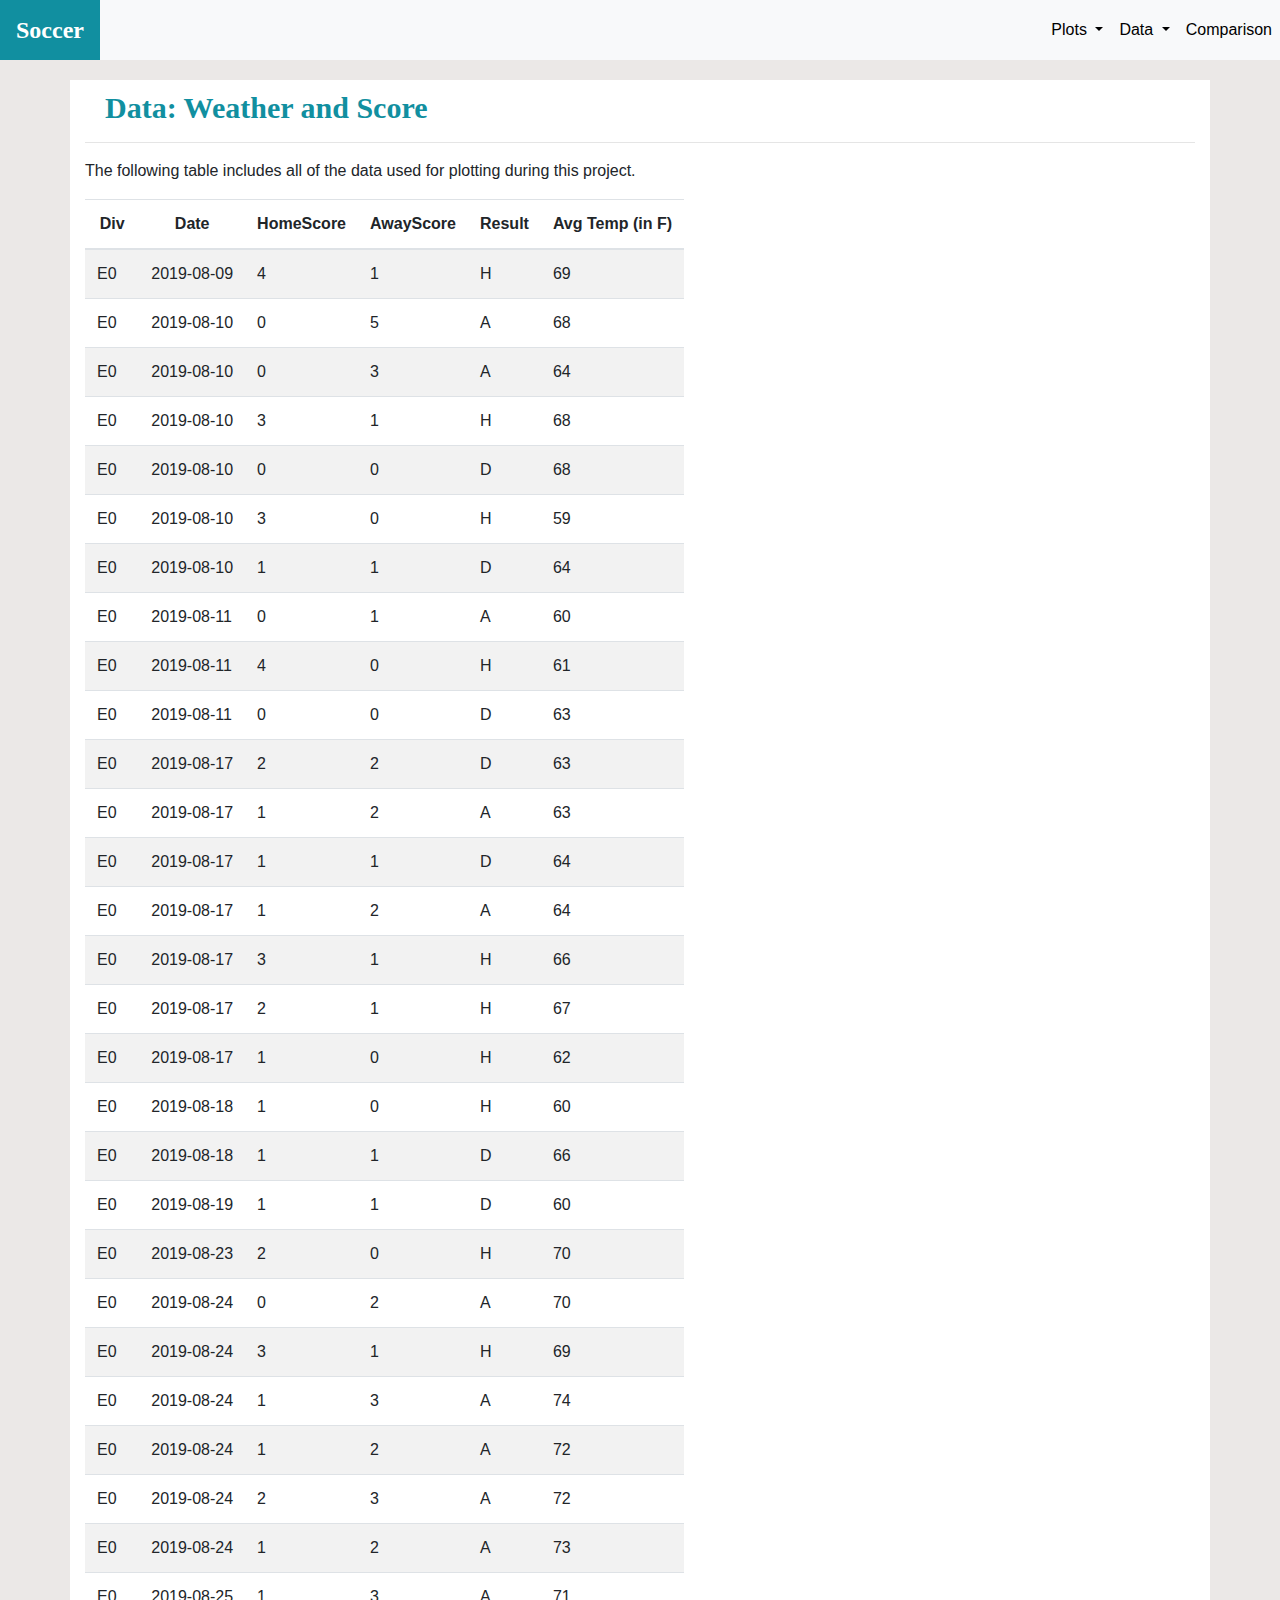
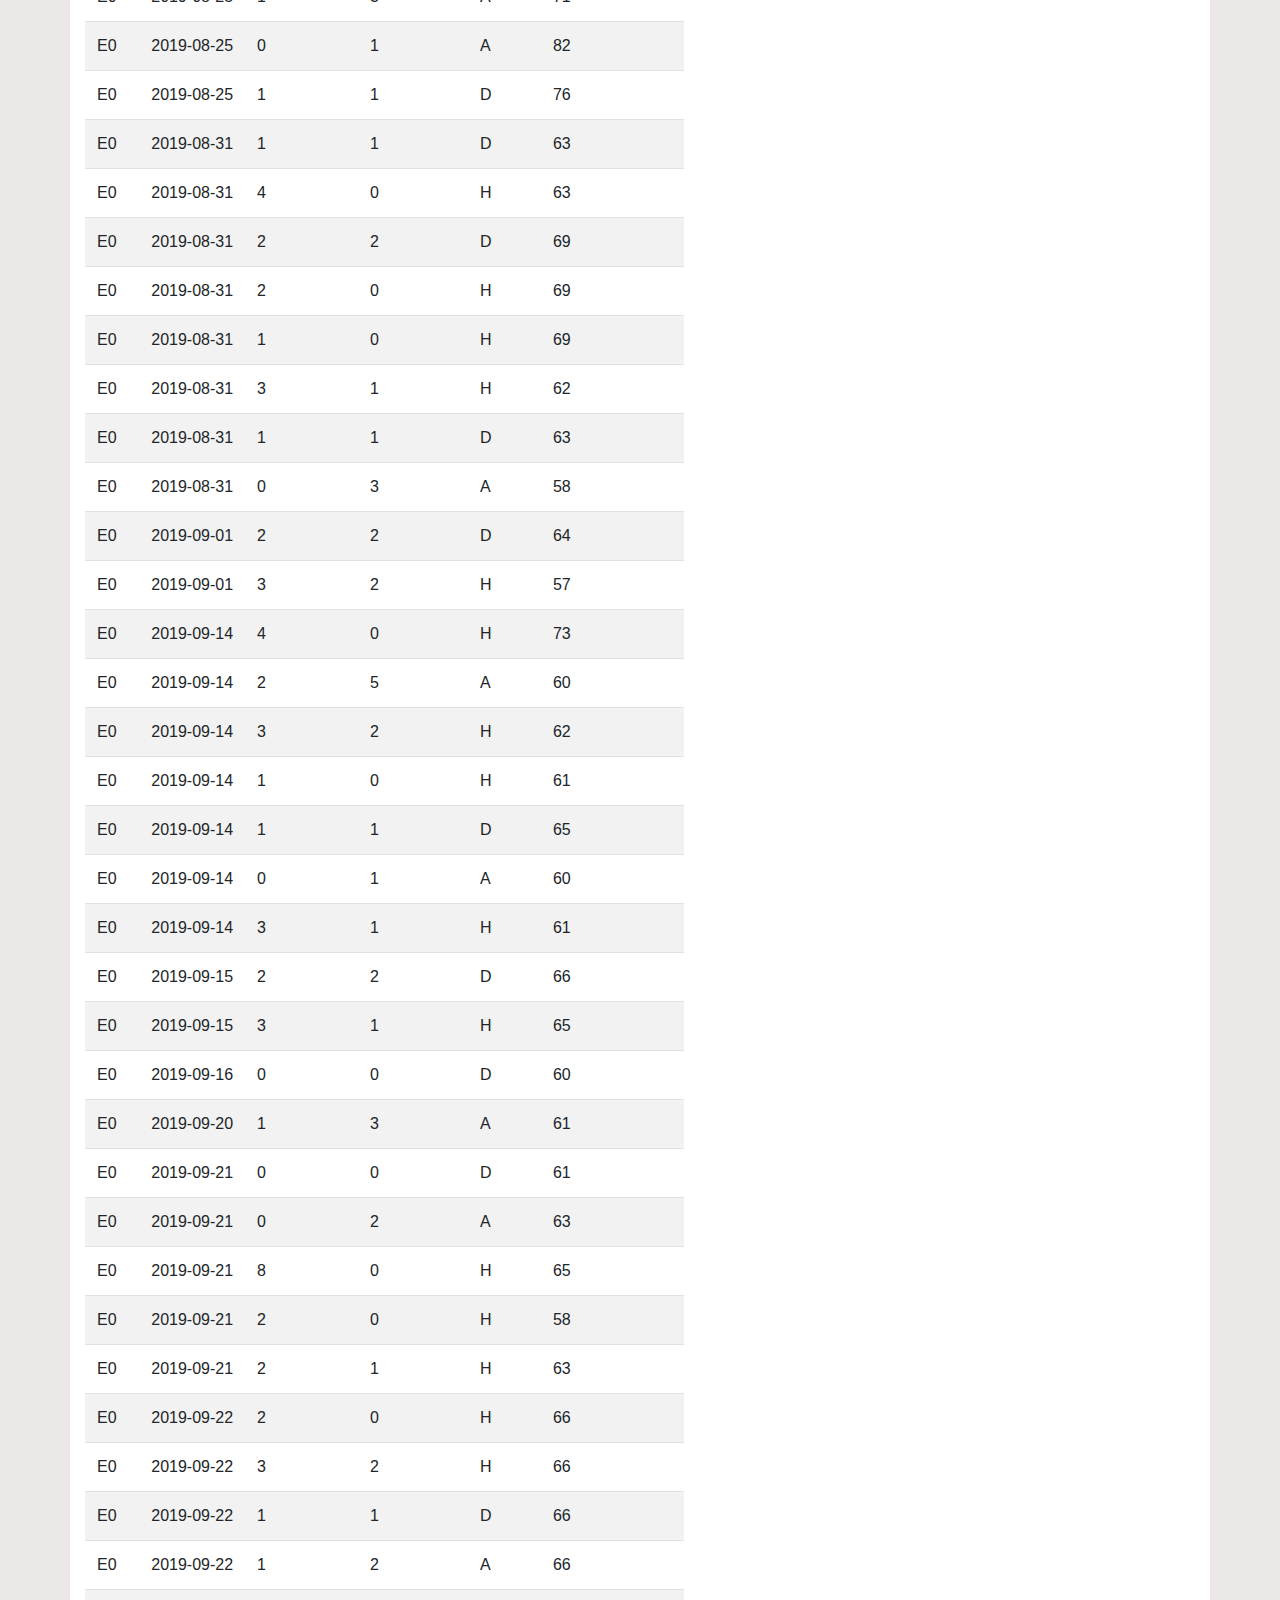
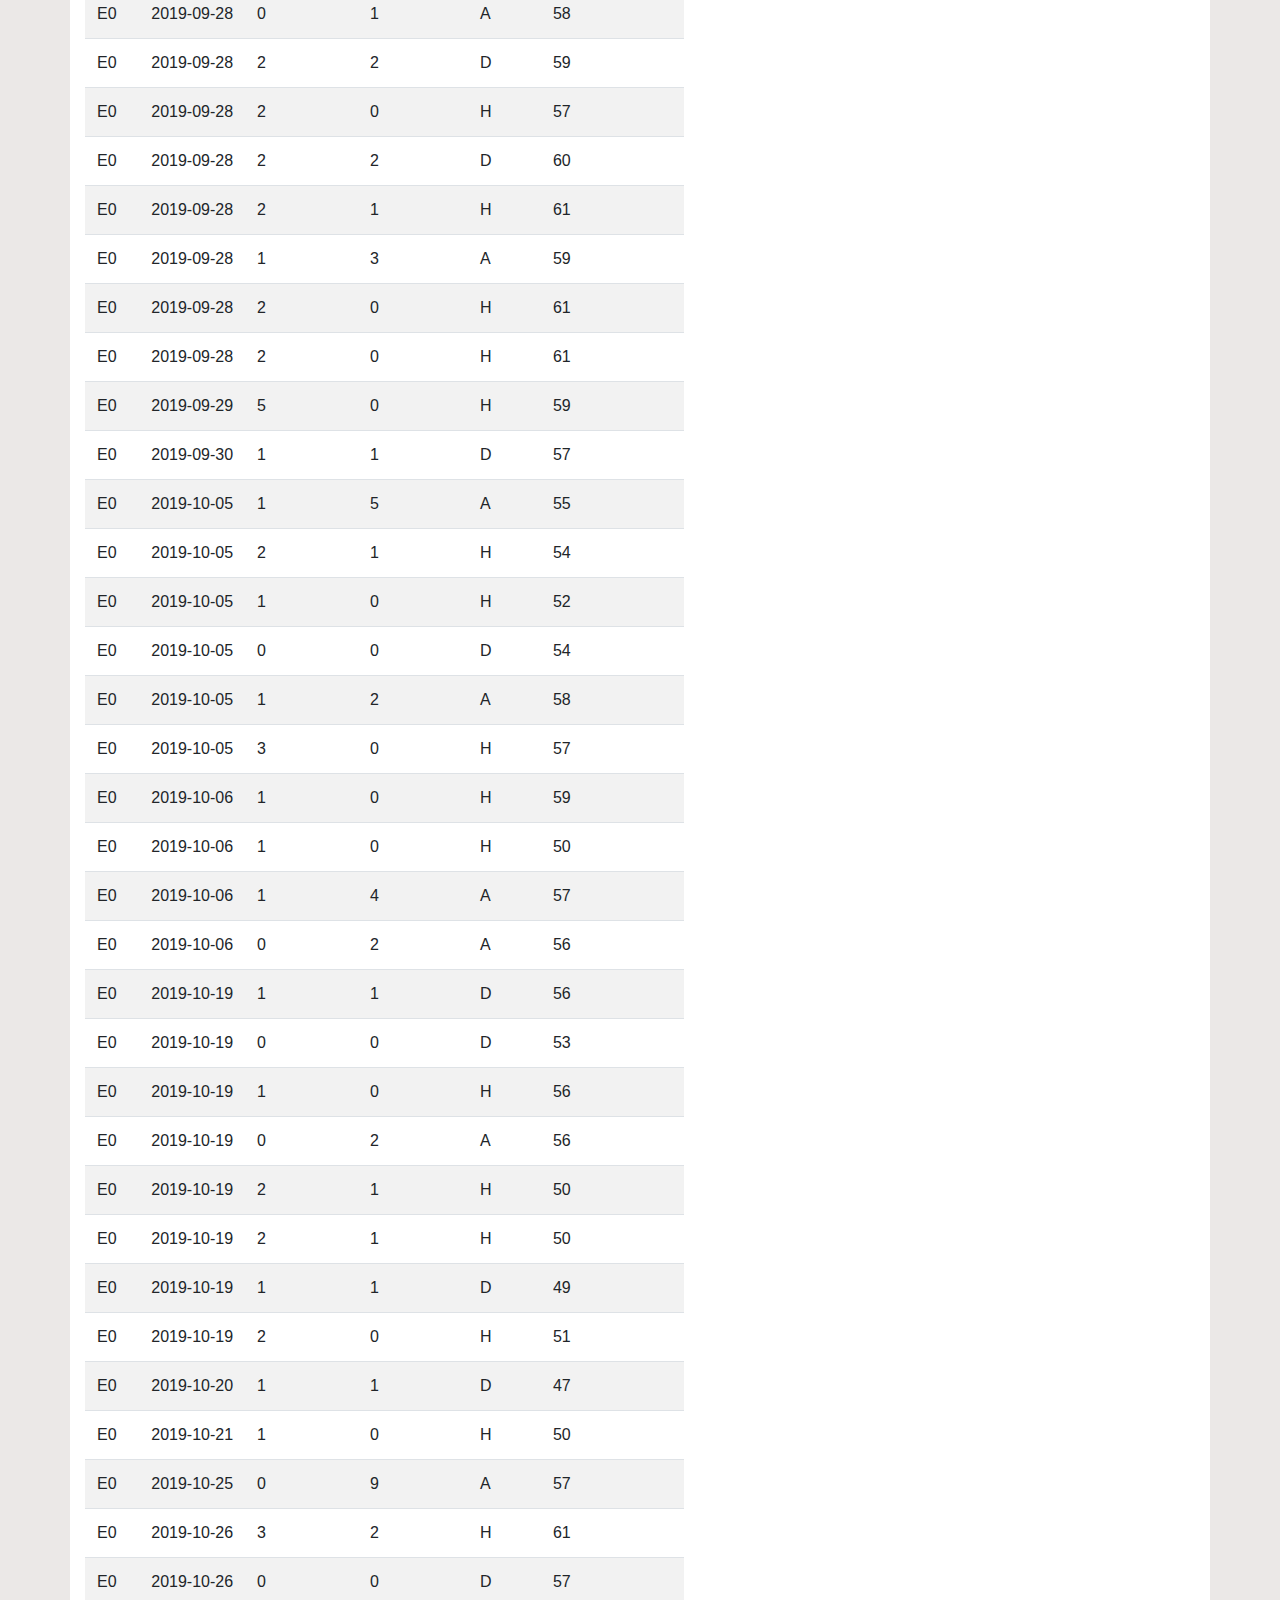
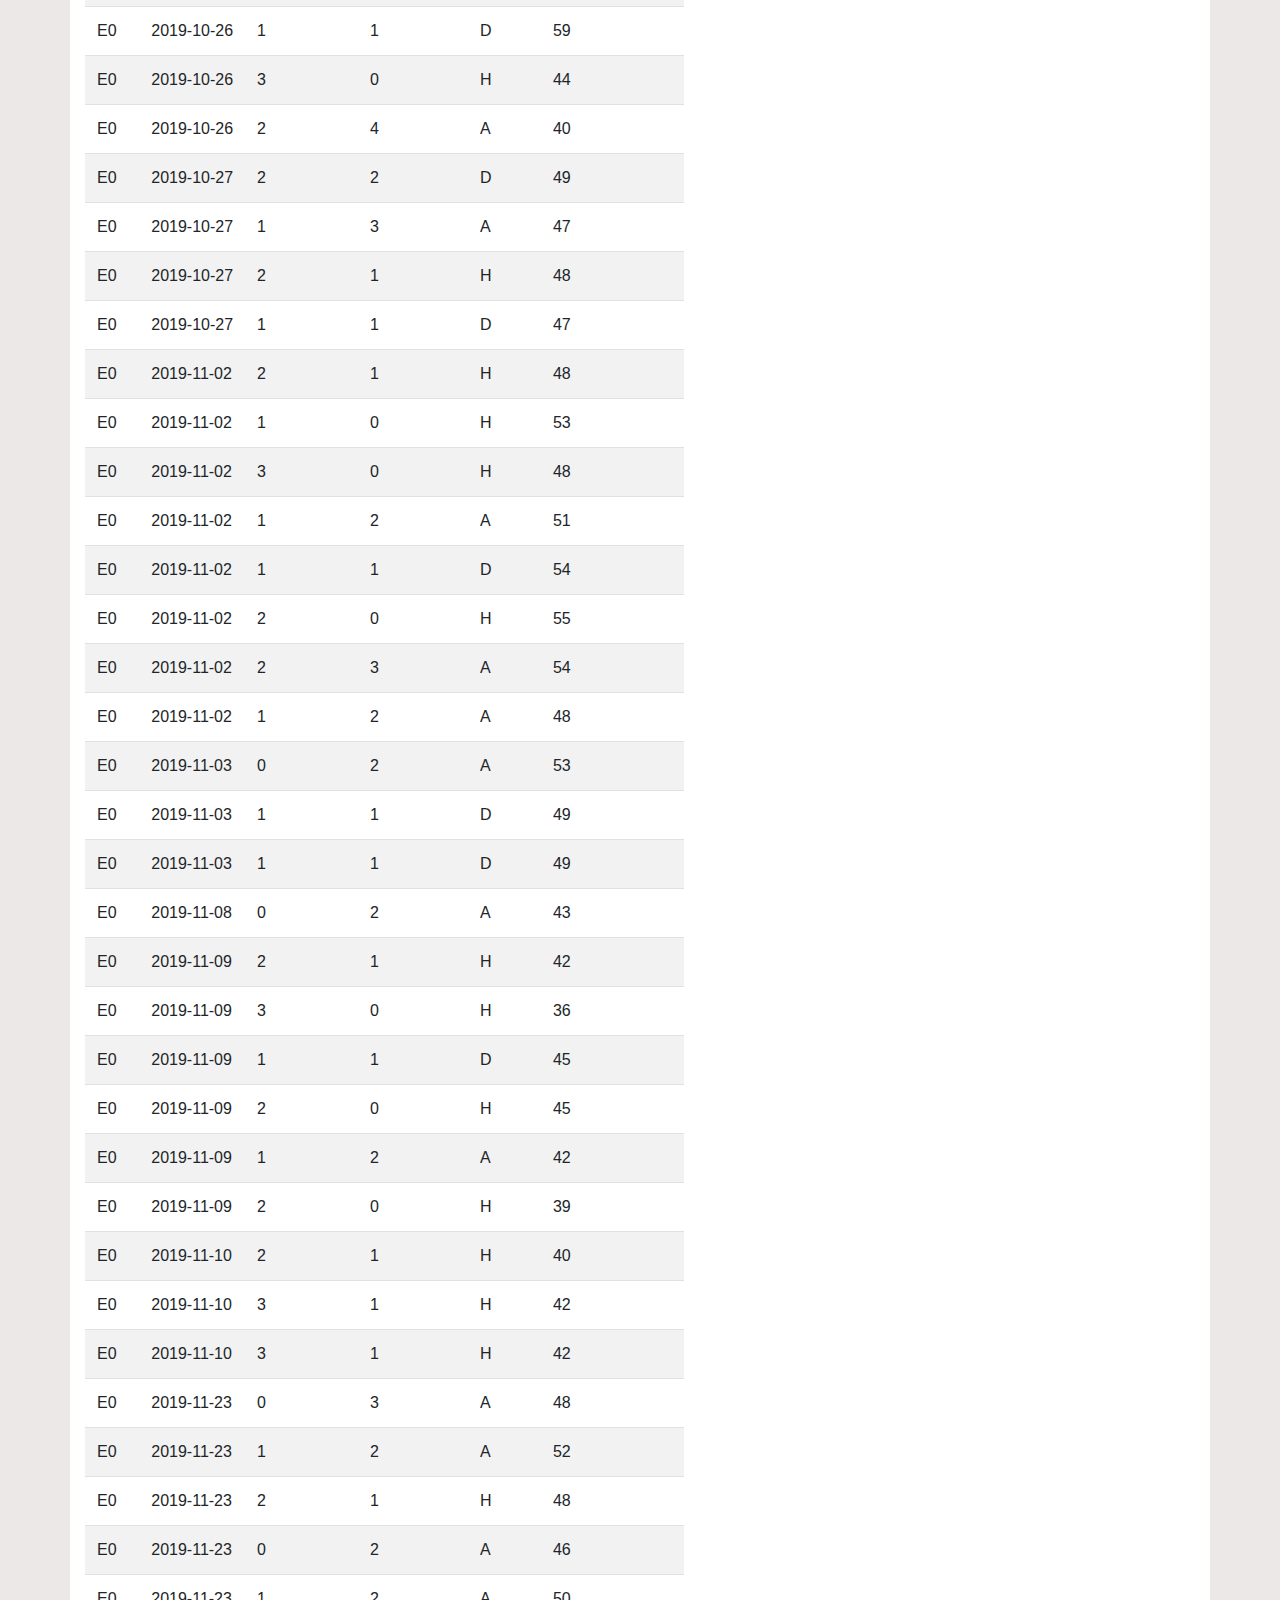
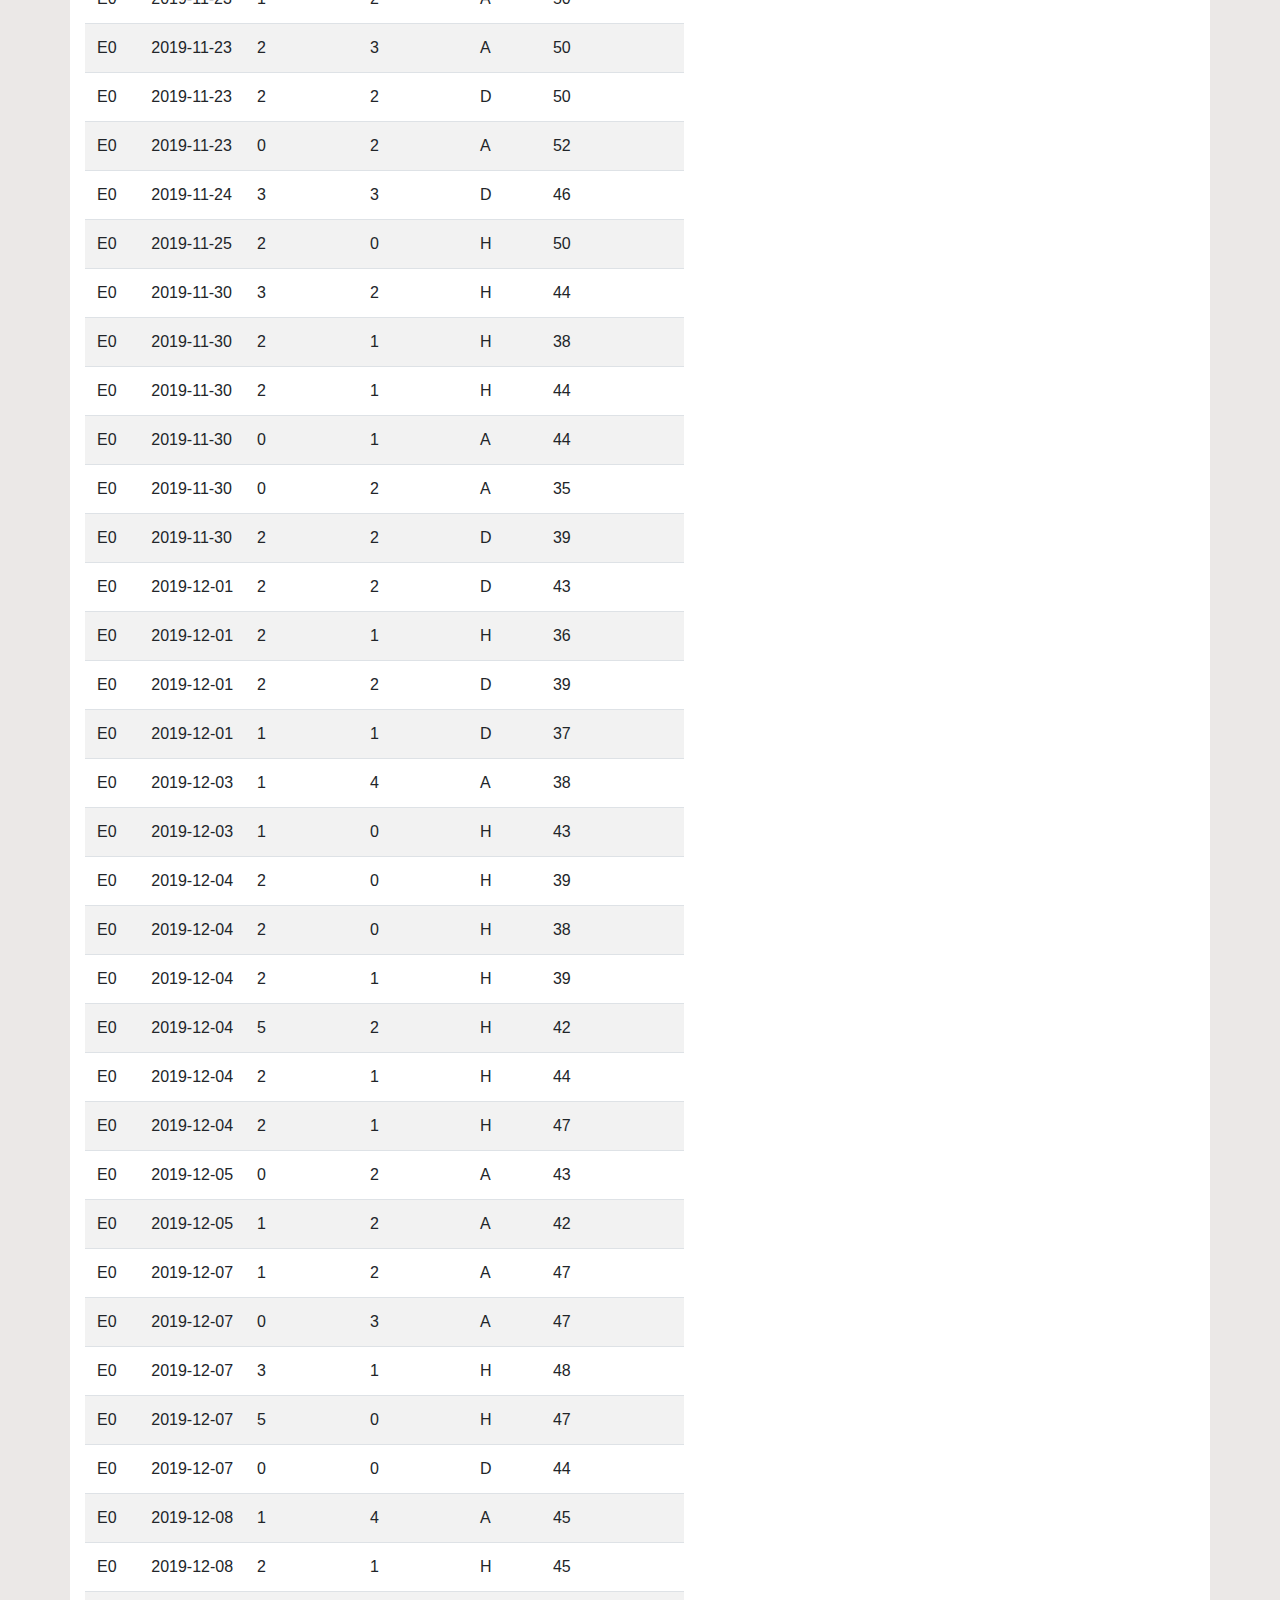
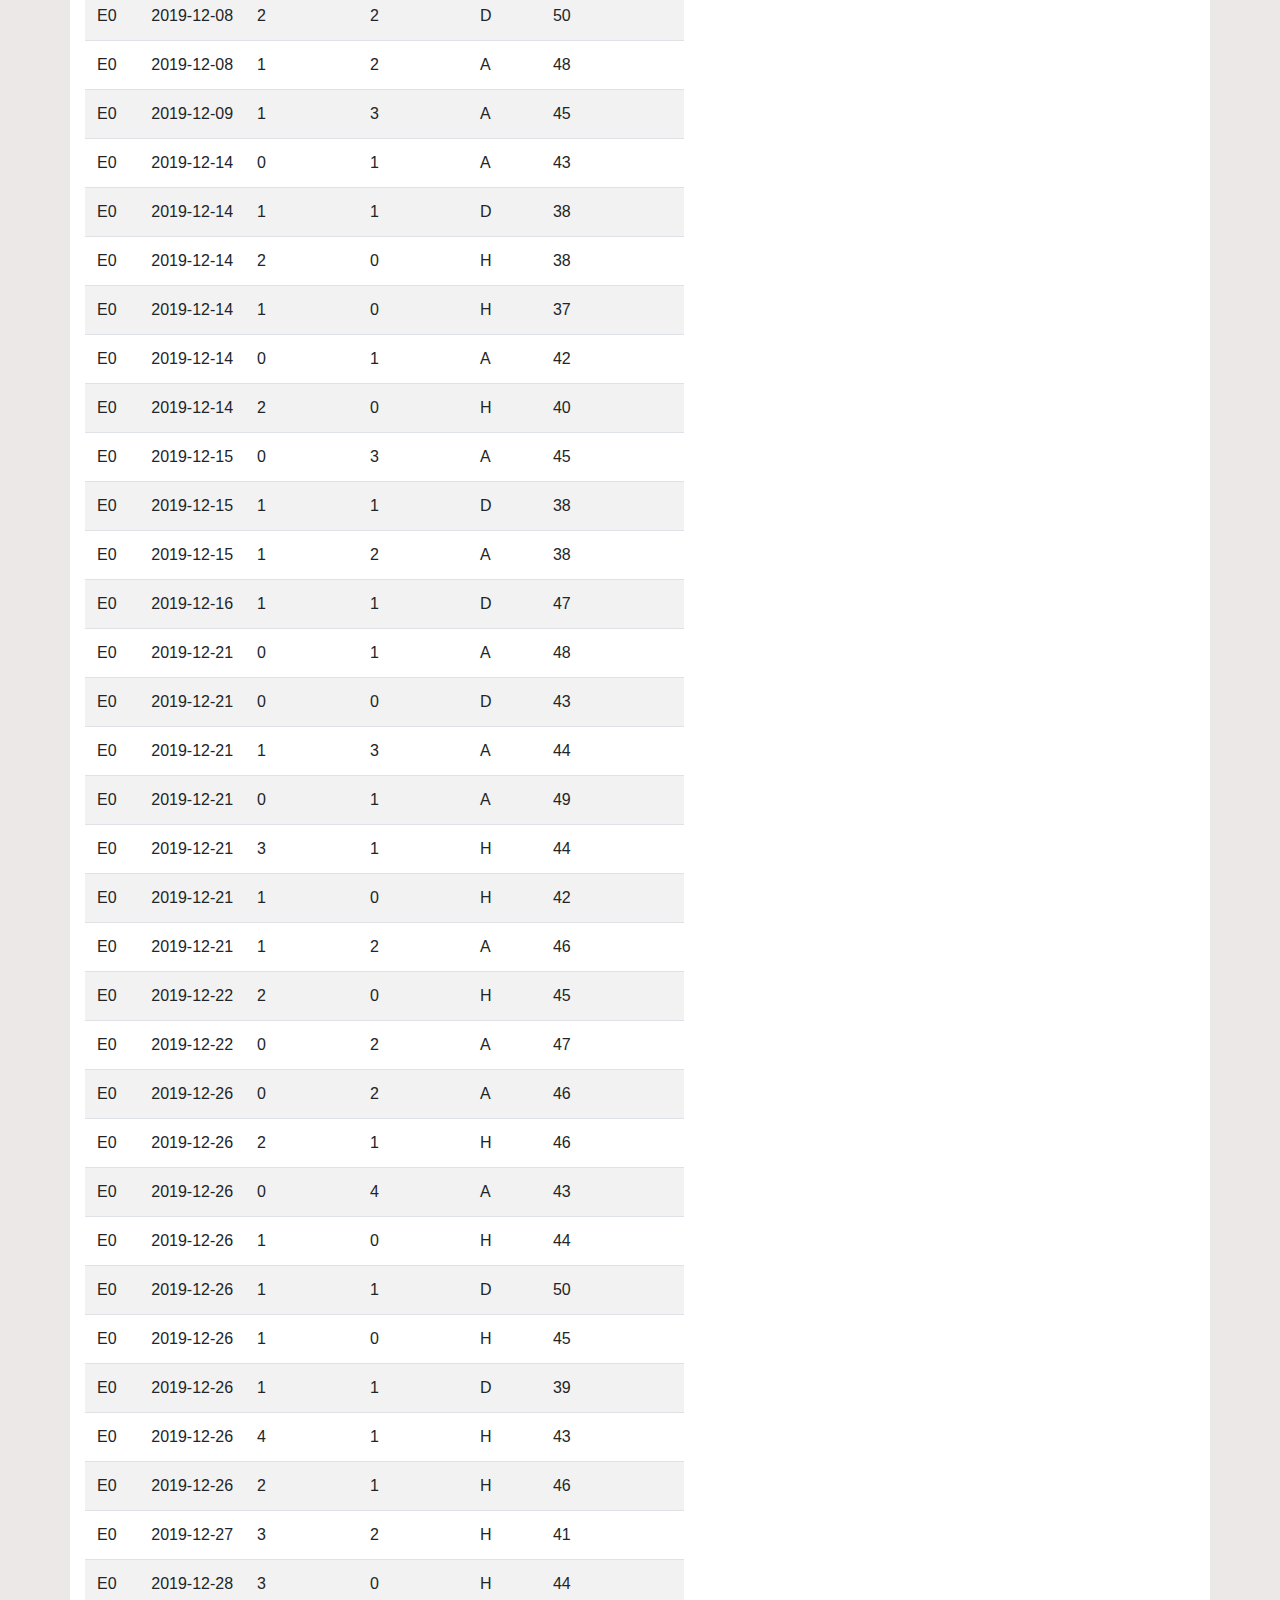
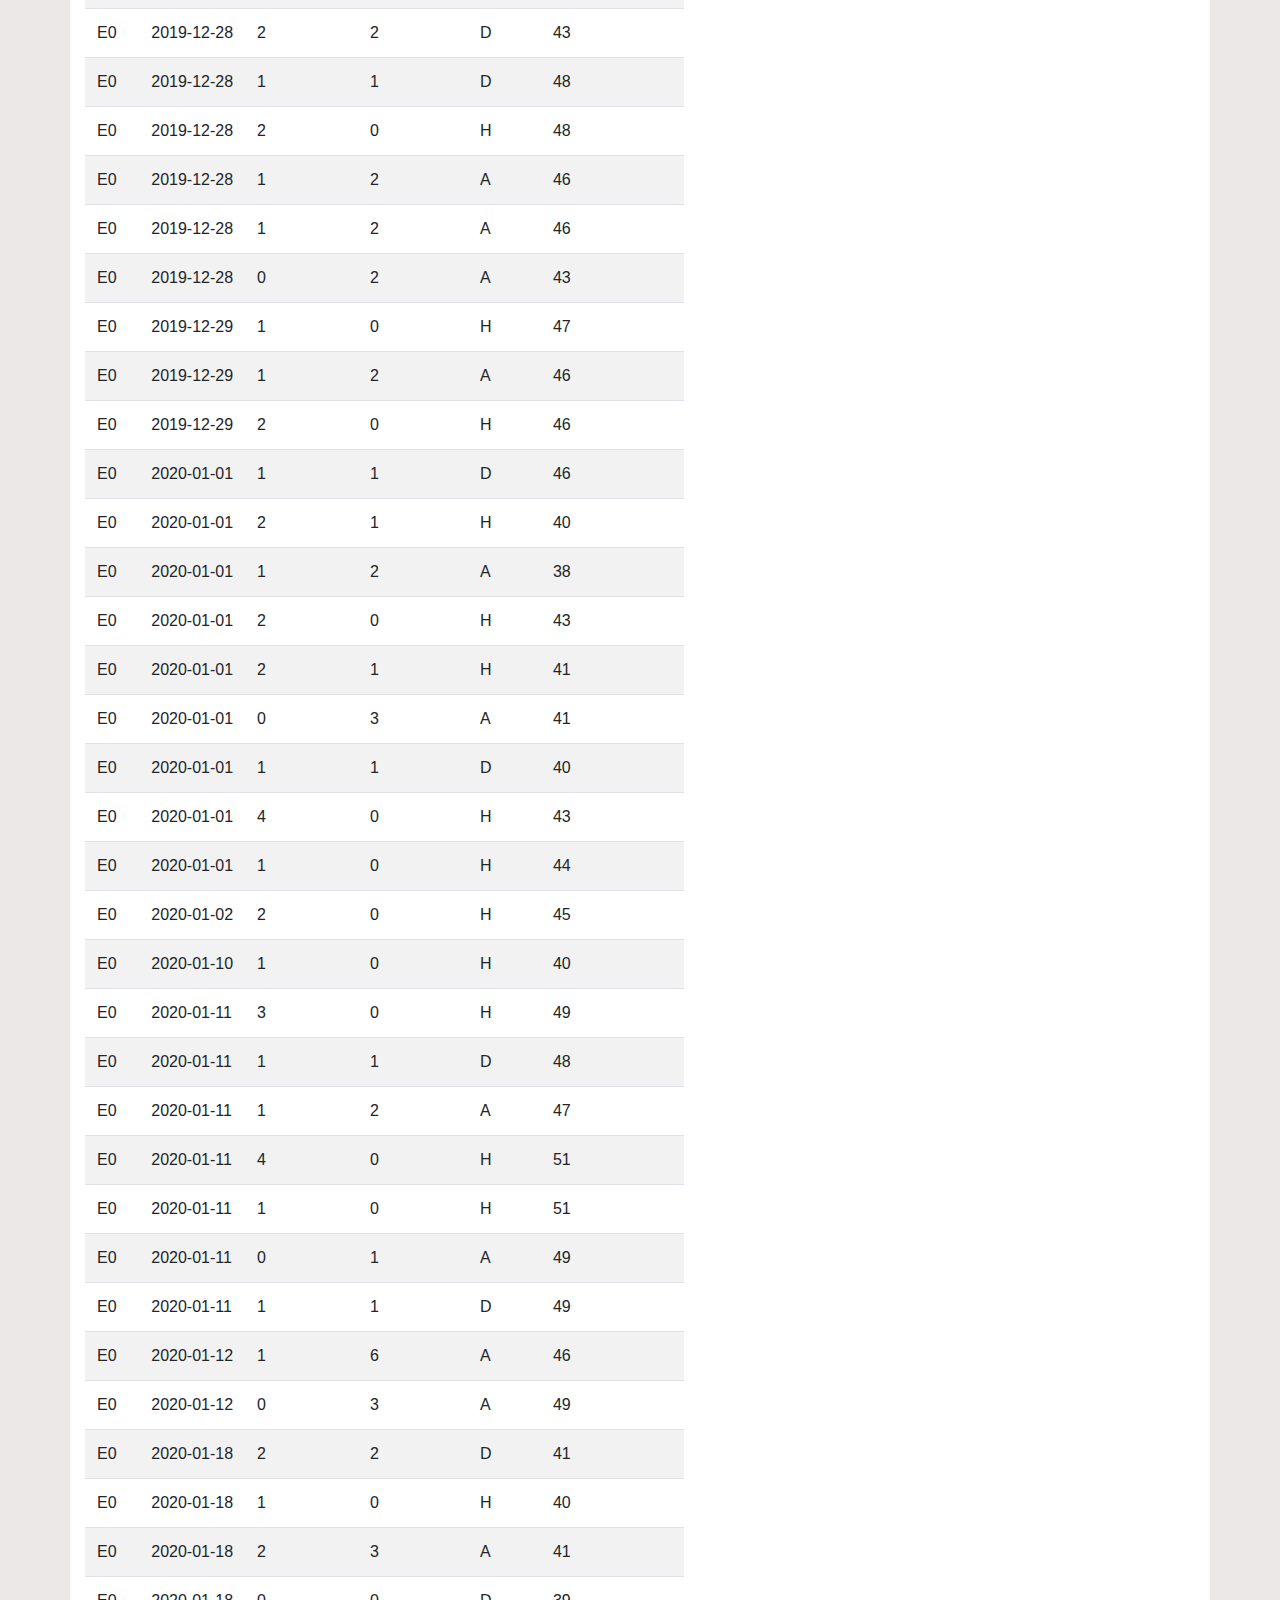
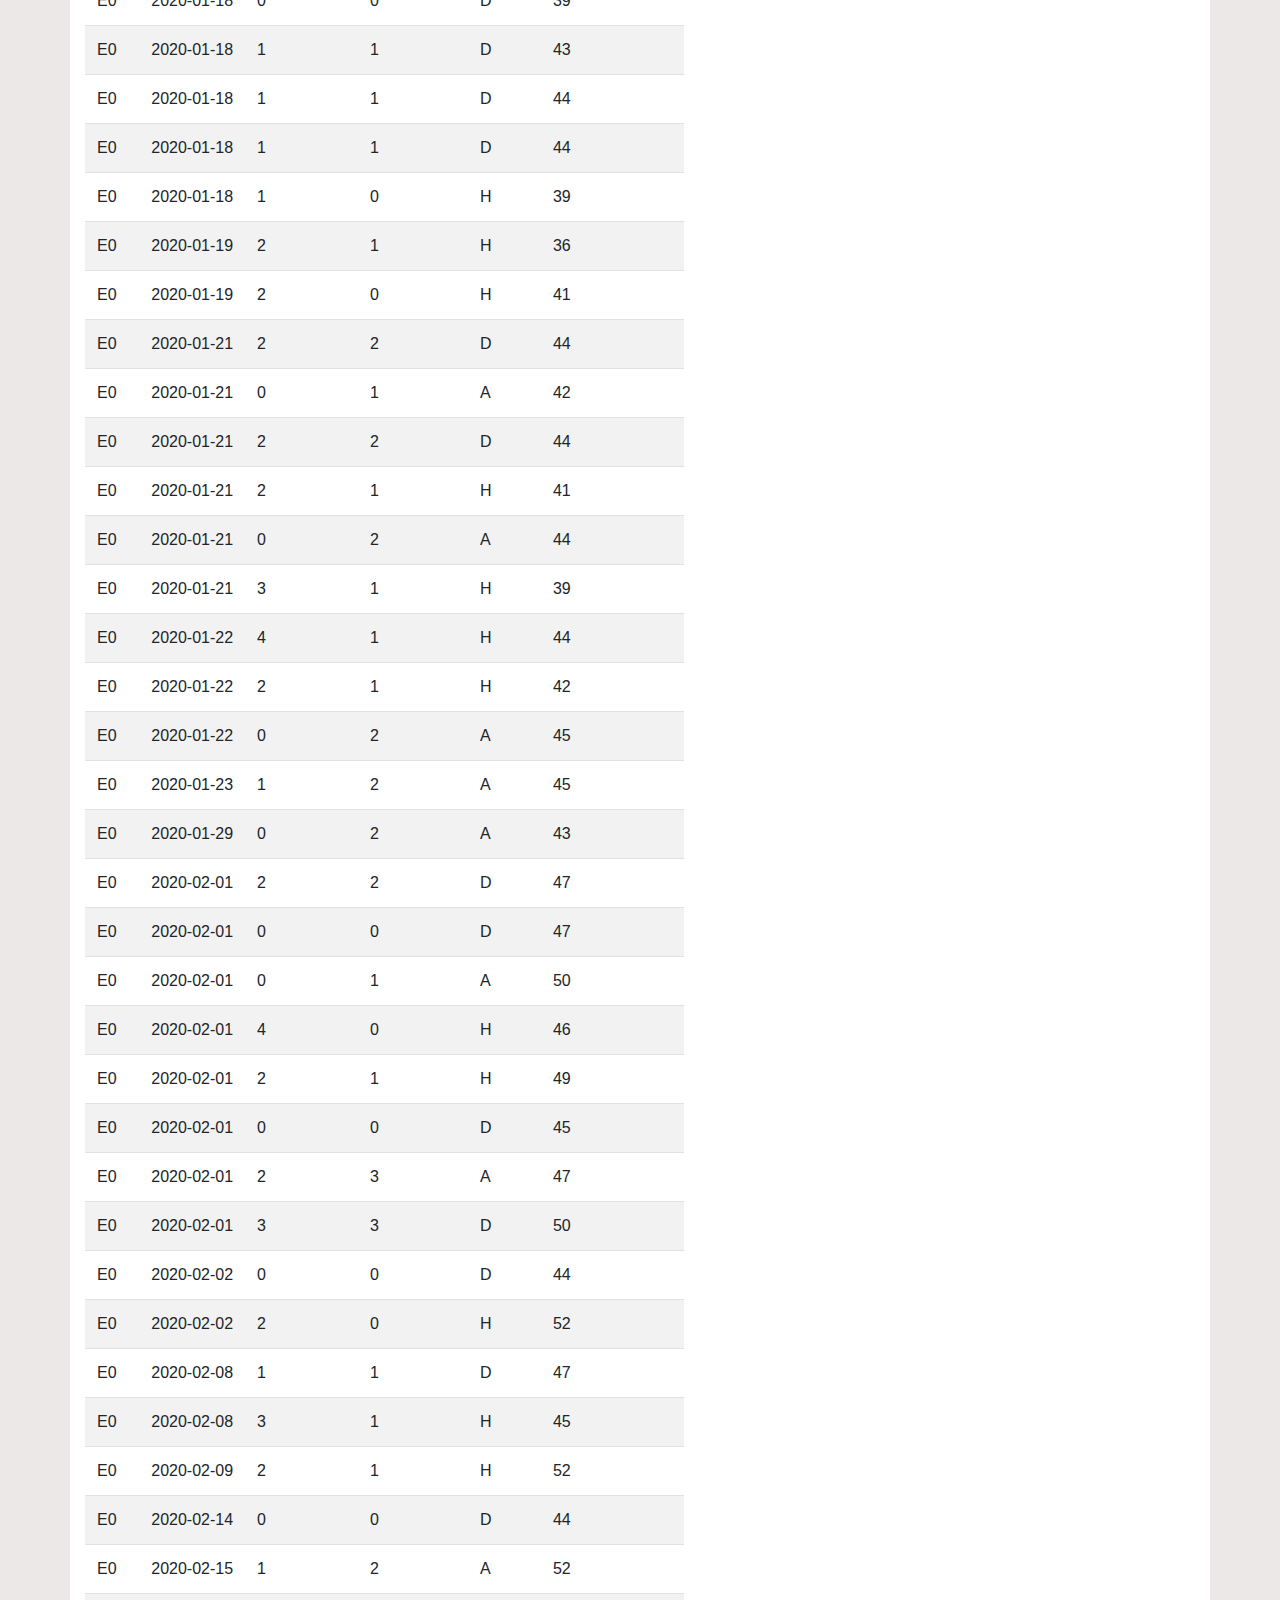
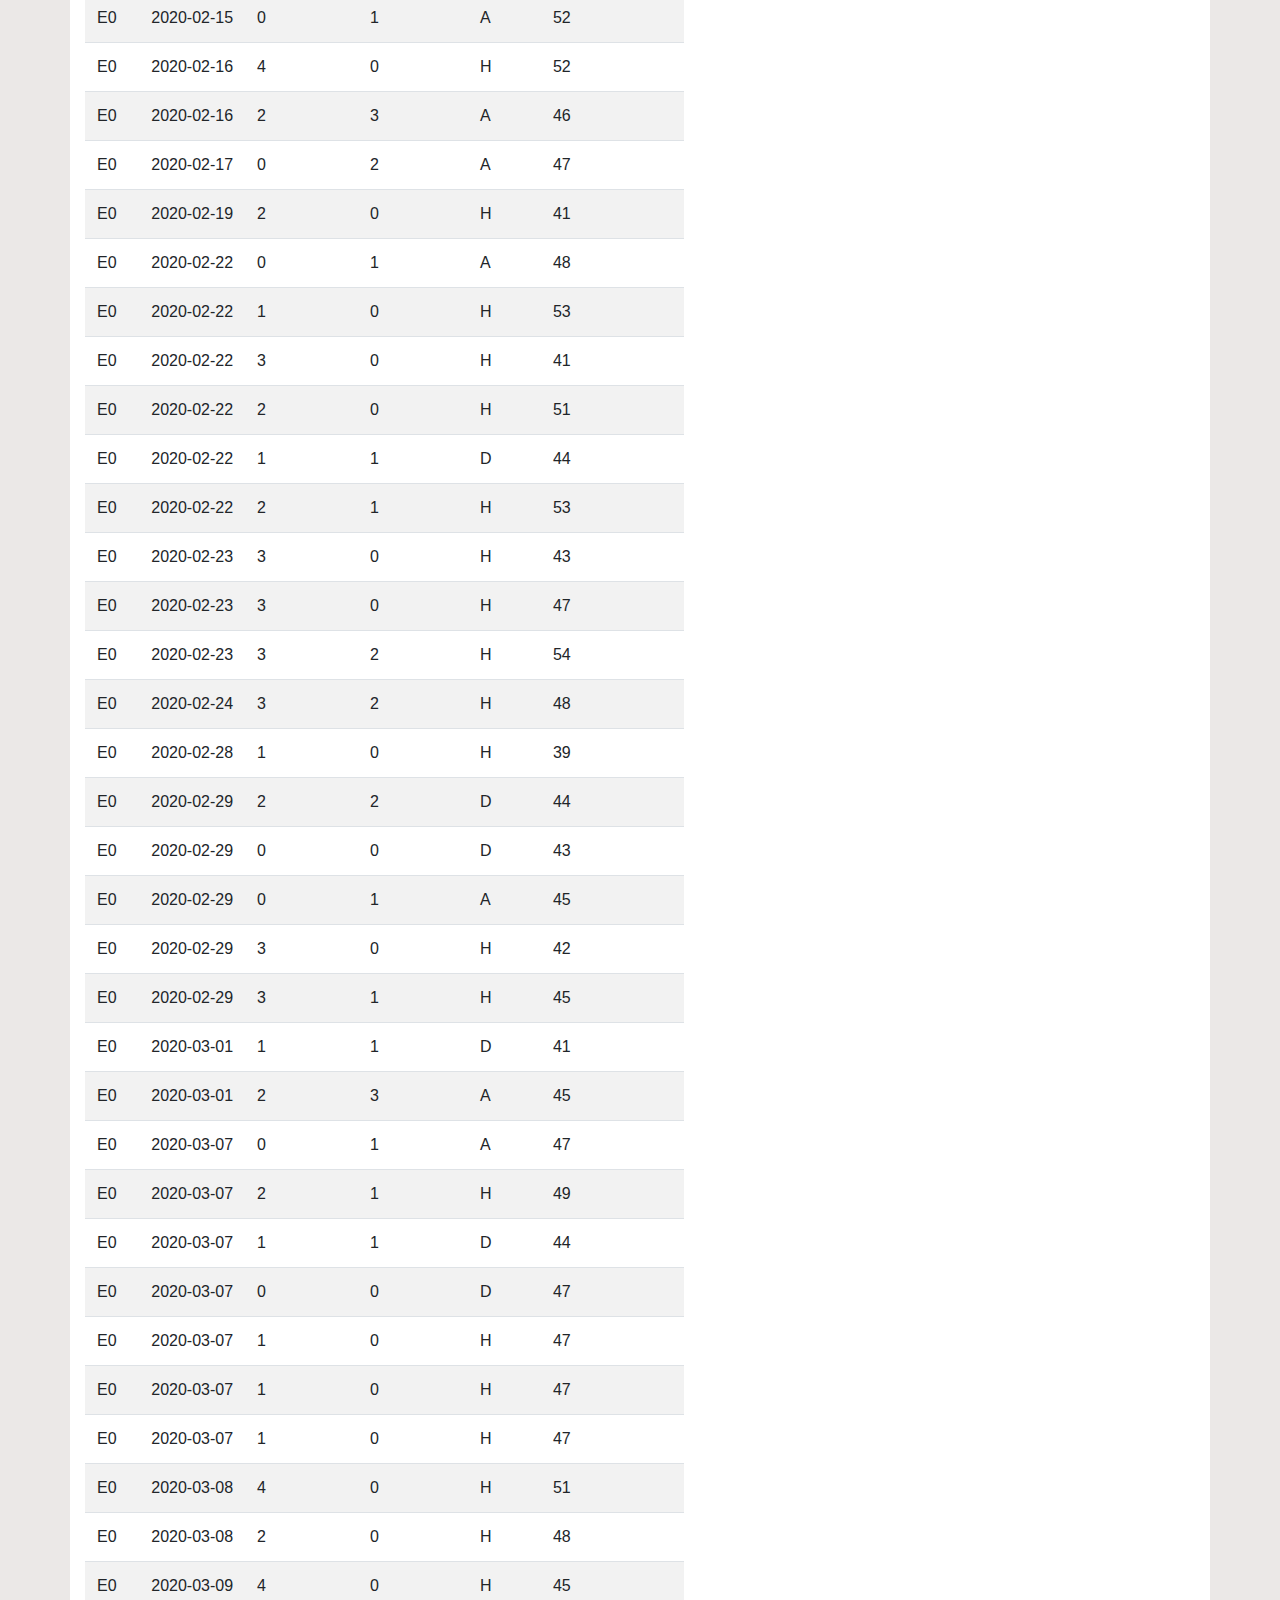
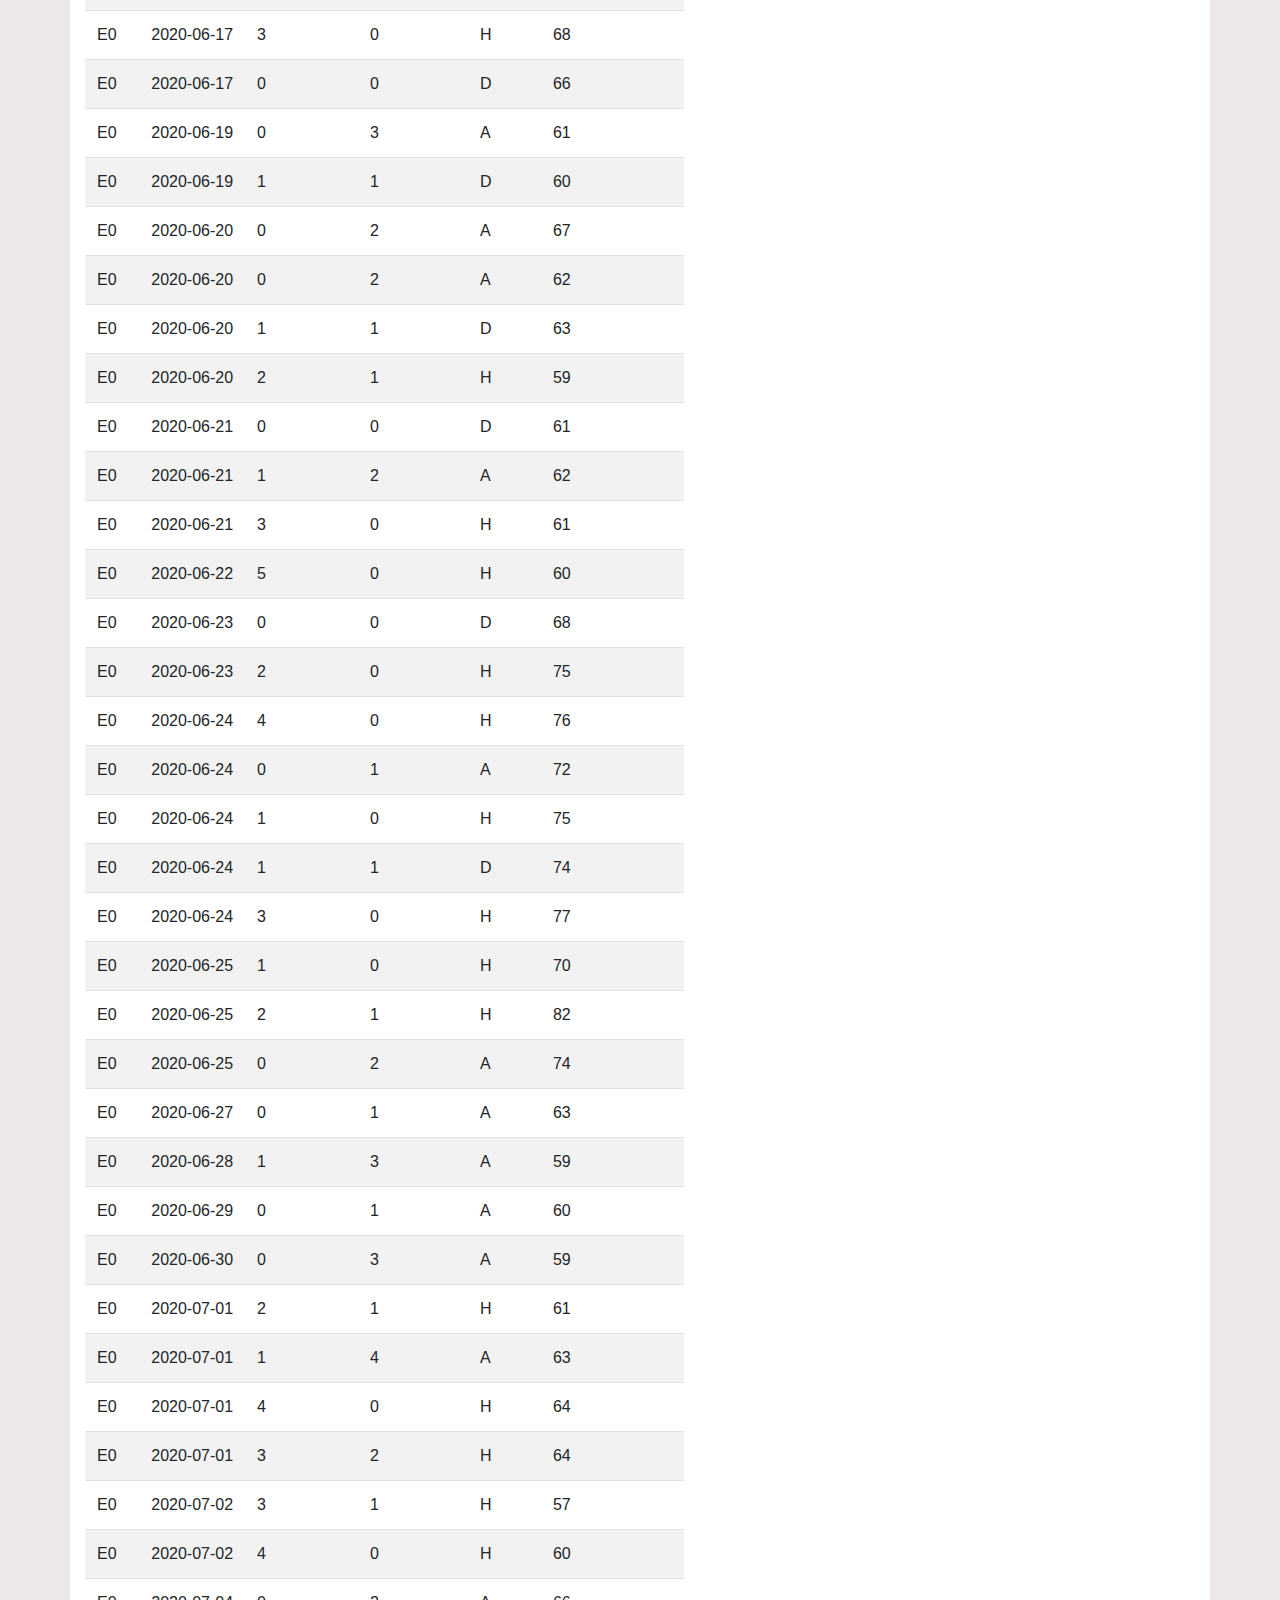
<file: SoccerVisualizations/data_weather.html>
<!DOCTYPE html>
<html lang="en">
<head>
    <meta charset="UTF-8">
    <meta name="viewport" content="width=device-width, initial-scale=1.0">
    <title>Visualization of Latitude vs. Max. Temperature </title>


  <!-- Bring in our bootstrap stylesheet -->
  <link rel="stylesheet" href="https://stackpath.bootstrapcdn.com/bootstrap/4.3.1/css/bootstrap.min.css" integrity="sha384-ggOyR0iXCbMQv3Xipma34MD+dH/1fQ784/j6cY/iJTQUOhcWr7x9JvoRxT2MZw1T" crossorigin="anonymous">
  <link rel="stylesheet" href="style.css">

</head>

<body>

    <nav class="navbar navbar-expand-sm navbar-light bg-light p-0 justify-content-between">
        <a class="navbar-brand mr-0 px-3" href="soccer.html">Soccer</a>
        <button class="navbar-toggler" type="button" data-toggle="collapse" data-target="#navbarSupportedContent" aria-controls="navbarSupportedContent" aria-expanded="false" aria-label="Toggle navigation">
          <span class="navbar-toggler-icon"></span>
        </button>
      
        <div class="collapse navbar-collapse" id="navbarSupportedContent">
          <ul class="navbar-nav">
            <li class="nav-item dropdown">
              <a class="nav-link dropdown-toggle" href="#" id="navbarDropdown" role="button" data-toggle="dropdown" aria-haspopup="true" aria-expanded="false">
                Plots
              </a>
              <div class="dropdown-menu" aria-labelledby="navbarDropdown">
                <a class="dropdown-item" href="visualizations/weather.html">Weather</a>
                <a class="dropdown-item" href="visualizations/attendance.html">Attendance</a>
                <a class="dropdown-item" href="visualizations/covid.html">Covid</a>
              </div>
            </li>
            <li class="nav-item dropdown">
              <a class="nav-link dropdown-toggle" href="#" id="navbarDropdown" role="button" data-toggle="dropdown" aria-haspopup="true" aria-expanded="false">
                Data
              </a>
              <div class="dropdown-menu" aria-labelledby="navbarDropdown">
                <a class="dropdown-item" href="data_weather.html">Weather</a>
                <a class="dropdown-item" href="data_att.html">Attendance</a>
              </div>
            </li>
            <li class="nav-item">
              <a class="nav-link" href="comparison.html">Comparison</a>
            </li>
          </ul>
        </div>
    </nav>

    <div class="container" style="background-color:white">
        <div class="row justify-content-center">
          <div class="col-12">
            <h1>Data: Weather and Score</h1>
            <hr>
            <p>The following table includes all of the data used for plotting 
              during this project.</p>
          </div>
        </div>
        <div class="row justify-content-center">
          <div class="col-12">
<table border="0" class="dataframe table table-responsive table-striped">  <thead>    <tr style="text-align: center;">      <th>Div</th>      <th>Date</th>      <th>HomeScore</th>      <th>AwayScore</th>      <th>Result</th>      <th>Avg Temp (in F)</th>    </tr>  </thead>  <tbody>    <tr>      <td>E0</td>      <td>2019-08-09</td>      <td>4</td>      <td>1</td>      <td>H</td>      <td>69</td>    </tr>    <tr>      <td>E0</td>      <td>2019-08-10</td>      <td>0</td>      <td>5</td>      <td>A</td>      <td>68</td>    </tr>    <tr>      <td>E0</td>      <td>2019-08-10</td>      <td>0</td>      <td>3</td>      <td>A</td>      <td>64</td>    </tr>    <tr>      <td>E0</td>      <td>2019-08-10</td>      <td>3</td>      <td>1</td>      <td>H</td>      <td>68</td>    </tr>    <tr>      <td>E0</td>      <td>2019-08-10</td>      <td>0</td>      <td>0</td>      <td>D</td>      <td>68</td>    </tr>    <tr>      <td>E0</td>      <td>2019-08-10</td>      <td>3</td>      <td>0</td>      <td>H</td>      <td>59</td>    </tr>    <tr>      <td>E0</td>      <td>2019-08-10</td>      <td>1</td>      <td>1</td>      <td>D</td>      <td>64</td>    </tr>    <tr>      <td>E0</td>      <td>2019-08-11</td>      <td>0</td>      <td>1</td>      <td>A</td>      <td>60</td>    </tr>    <tr>      <td>E0</td>      <td>2019-08-11</td>      <td>4</td>      <td>0</td>      <td>H</td>      <td>61</td>    </tr>    <tr>      <td>E0</td>      <td>2019-08-11</td>      <td>0</td>      <td>0</td>      <td>D</td>      <td>63</td>    </tr>    <tr>      <td>E0</td>      <td>2019-08-17</td>      <td>2</td>      <td>2</td>      <td>D</td>      <td>63</td>    </tr>    <tr>      <td>E0</td>      <td>2019-08-17</td>      <td>1</td>      <td>2</td>      <td>A</td>      <td>63</td>    </tr>    <tr>      <td>E0</td>      <td>2019-08-17</td>      <td>1</td>      <td>1</td>      <td>D</td>      <td>64</td>    </tr>    <tr>      <td>E0</td>      <td>2019-08-17</td>      <td>1</td>      <td>2</td>      <td>A</td>      <td>64</td>    </tr>    <tr>      <td>E0</td>      <td>2019-08-17</td>      <td>3</td>      <td>1</td>      <td>H</td>      <td>66</td>    </tr>    <tr>      <td>E0</td>      <td>2019-08-17</td>      <td>2</td>      <td>1</td>      <td>H</td>      <td>67</td>    </tr>    <tr>      <td>E0</td>      <td>2019-08-17</td>      <td>1</td>      <td>0</td>      <td>H</td>      <td>62</td>    </tr>    <tr>      <td>E0</td>      <td>2019-08-18</td>      <td>1</td>      <td>0</td>      <td>H</td>      <td>60</td>    </tr>    <tr>      <td>E0</td>      <td>2019-08-18</td>      <td>1</td>      <td>1</td>      <td>D</td>      <td>66</td>    </tr>    <tr>      <td>E0</td>      <td>2019-08-19</td>      <td>1</td>      <td>1</td>      <td>D</td>      <td>60</td>    </tr>    <tr>      <td>E0</td>      <td>2019-08-23</td>      <td>2</td>      <td>0</td>      <td>H</td>      <td>70</td>    </tr>    <tr>      <td>E0</td>      <td>2019-08-24</td>      <td>0</td>      <td>2</td>      <td>A</td>      <td>70</td>    </tr>    <tr>      <td>E0</td>      <td>2019-08-24</td>      <td>3</td>      <td>1</td>      <td>H</td>      <td>69</td>    </tr>    <tr>      <td>E0</td>      <td>2019-08-24</td>      <td>1</td>      <td>3</td>      <td>A</td>      <td>74</td>    </tr>    <tr>      <td>E0</td>      <td>2019-08-24</td>      <td>1</td>      <td>2</td>      <td>A</td>      <td>72</td>    </tr>    <tr>      <td>E0</td>      <td>2019-08-24</td>      <td>2</td>      <td>3</td>      <td>A</td>      <td>72</td>    </tr>    <tr>      <td>E0</td>      <td>2019-08-24</td>      <td>1</td>      <td>2</td>      <td>A</td>      <td>73</td>    </tr>    <tr>      <td>E0</td>      <td>2019-08-25</td>      <td>1</td>      <td>3</td>      <td>A</td>      <td>71</td>    </tr>    <tr>      <td>E0</td>      <td>2019-08-25</td>      <td>0</td>      <td>1</td>      <td>A</td>      <td>82</td>    </tr>    <tr>      <td>E0</td>      <td>2019-08-25</td>      <td>1</td>      <td>1</td>      <td>D</td>      <td>76</td>    </tr>    <tr>      <td>E0</td>      <td>2019-08-31</td>      <td>1</td>      <td>1</td>      <td>D</td>      <td>63</td>    </tr>    <tr>      <td>E0</td>      <td>2019-08-31</td>      <td>4</td>      <td>0</td>      <td>H</td>      <td>63</td>    </tr>    <tr>      <td>E0</td>      <td>2019-08-31</td>      <td>2</td>      <td>2</td>      <td>D</td>      <td>69</td>    </tr>    <tr>      <td>E0</td>      <td>2019-08-31</td>      <td>2</td>      <td>0</td>      <td>H</td>      <td>69</td>    </tr>    <tr>      <td>E0</td>      <td>2019-08-31</td>      <td>1</td>      <td>0</td>      <td>H</td>      <td>69</td>    </tr>    <tr>      <td>E0</td>      <td>2019-08-31</td>      <td>3</td>      <td>1</td>      <td>H</td>      <td>62</td>    </tr>    <tr>      <td>E0</td>      <td>2019-08-31</td>      <td>1</td>      <td>1</td>      <td>D</td>      <td>63</td>    </tr>    <tr>      <td>E0</td>      <td>2019-08-31</td>      <td>0</td>      <td>3</td>      <td>A</td>      <td>58</td>    </tr>    <tr>      <td>E0</td>      <td>2019-09-01</td>      <td>2</td>      <td>2</td>      <td>D</td>      <td>64</td>    </tr>    <tr>      <td>E0</td>      <td>2019-09-01</td>      <td>3</td>      <td>2</td>      <td>H</td>      <td>57</td>    </tr>    <tr>      <td>E0</td>      <td>2019-09-14</td>      <td>4</td>      <td>0</td>      <td>H</td>      <td>73</td>    </tr>    <tr>      <td>E0</td>      <td>2019-09-14</td>      <td>2</td>      <td>5</td>      <td>A</td>      <td>60</td>    </tr>    <tr>      <td>E0</td>      <td>2019-09-14</td>      <td>3</td>      <td>2</td>      <td>H</td>      <td>62</td>    </tr>    <tr>      <td>E0</td>      <td>2019-09-14</td>      <td>1</td>      <td>0</td>      <td>H</td>      <td>61</td>    </tr>    <tr>      <td>E0</td>      <td>2019-09-14</td>      <td>1</td>      <td>1</td>      <td>D</td>      <td>65</td>    </tr>    <tr>      <td>E0</td>      <td>2019-09-14</td>      <td>0</td>      <td>1</td>      <td>A</td>      <td>60</td>    </tr>    <tr>      <td>E0</td>      <td>2019-09-14</td>      <td>3</td>      <td>1</td>      <td>H</td>      <td>61</td>    </tr>    <tr>      <td>E0</td>      <td>2019-09-15</td>      <td>2</td>      <td>2</td>      <td>D</td>      <td>66</td>    </tr>    <tr>      <td>E0</td>      <td>2019-09-15</td>      <td>3</td>      <td>1</td>      <td>H</td>      <td>65</td>    </tr>    <tr>      <td>E0</td>      <td>2019-09-16</td>      <td>0</td>      <td>0</td>      <td>D</td>      <td>60</td>    </tr>    <tr>      <td>E0</td>      <td>2019-09-20</td>      <td>1</td>      <td>3</td>      <td>A</td>      <td>61</td>    </tr>    <tr>      <td>E0</td>      <td>2019-09-21</td>      <td>0</td>      <td>0</td>      <td>D</td>      <td>61</td>    </tr>    <tr>      <td>E0</td>      <td>2019-09-21</td>      <td>0</td>      <td>2</td>      <td>A</td>      <td>63</td>    </tr>    <tr>      <td>E0</td>      <td>2019-09-21</td>      <td>8</td>      <td>0</td>      <td>H</td>      <td>65</td>    </tr>    <tr>      <td>E0</td>      <td>2019-09-21</td>      <td>2</td>      <td>0</td>      <td>H</td>      <td>58</td>    </tr>    <tr>      <td>E0</td>      <td>2019-09-21</td>      <td>2</td>      <td>1</td>      <td>H</td>      <td>63</td>    </tr>    <tr>      <td>E0</td>      <td>2019-09-22</td>      <td>2</td>      <td>0</td>      <td>H</td>      <td>66</td>    </tr>    <tr>      <td>E0</td>      <td>2019-09-22</td>      <td>3</td>      <td>2</td>      <td>H</td>      <td>66</td>    </tr>    <tr>      <td>E0</td>      <td>2019-09-22</td>      <td>1</td>      <td>1</td>      <td>D</td>      <td>66</td>    </tr>    <tr>      <td>E0</td>      <td>2019-09-22</td>      <td>1</td>      <td>2</td>      <td>A</td>      <td>66</td>    </tr>    <tr>      <td>E0</td>      <td>2019-09-28</td>      <td>0</td>      <td>1</td>      <td>A</td>      <td>58</td>    </tr>    <tr>      <td>E0</td>      <td>2019-09-28</td>      <td>2</td>      <td>2</td>      <td>D</td>      <td>59</td>    </tr>    <tr>      <td>E0</td>      <td>2019-09-28</td>      <td>2</td>      <td>0</td>      <td>H</td>      <td>57</td>    </tr>    <tr>      <td>E0</td>      <td>2019-09-28</td>      <td>2</td>      <td>2</td>      <td>D</td>      <td>60</td>    </tr>    <tr>      <td>E0</td>      <td>2019-09-28</td>      <td>2</td>      <td>1</td>      <td>H</td>      <td>61</td>    </tr>    <tr>      <td>E0</td>      <td>2019-09-28</td>      <td>1</td>      <td>3</td>      <td>A</td>      <td>59</td>    </tr>    <tr>      <td>E0</td>      <td>2019-09-28</td>      <td>2</td>      <td>0</td>      <td>H</td>      <td>61</td>    </tr>    <tr>      <td>E0</td>      <td>2019-09-28</td>      <td>2</td>      <td>0</td>      <td>H</td>      <td>61</td>    </tr>    <tr>      <td>E0</td>      <td>2019-09-29</td>      <td>5</td>      <td>0</td>      <td>H</td>      <td>59</td>    </tr>    <tr>      <td>E0</td>      <td>2019-09-30</td>      <td>1</td>      <td>1</td>      <td>D</td>      <td>57</td>    </tr>    <tr>      <td>E0</td>      <td>2019-10-05</td>      <td>1</td>      <td>5</td>      <td>A</td>      <td>55</td>    </tr>    <tr>      <td>E0</td>      <td>2019-10-05</td>      <td>2</td>      <td>1</td>      <td>H</td>      <td>54</td>    </tr>    <tr>      <td>E0</td>      <td>2019-10-05</td>      <td>1</td>      <td>0</td>      <td>H</td>      <td>52</td>    </tr>    <tr>      <td>E0</td>      <td>2019-10-05</td>      <td>0</td>      <td>0</td>      <td>D</td>      <td>54</td>    </tr>    <tr>      <td>E0</td>      <td>2019-10-05</td>      <td>1</td>      <td>2</td>      <td>A</td>      <td>58</td>    </tr>    <tr>      <td>E0</td>      <td>2019-10-05</td>      <td>3</td>      <td>0</td>      <td>H</td>      <td>57</td>    </tr>    <tr>      <td>E0</td>      <td>2019-10-06</td>      <td>1</td>      <td>0</td>      <td>H</td>      <td>59</td>    </tr>    <tr>      <td>E0</td>      <td>2019-10-06</td>      <td>1</td>      <td>0</td>      <td>H</td>      <td>50</td>    </tr>    <tr>      <td>E0</td>      <td>2019-10-06</td>      <td>1</td>      <td>4</td>      <td>A</td>      <td>57</td>    </tr>    <tr>      <td>E0</td>      <td>2019-10-06</td>      <td>0</td>      <td>2</td>      <td>A</td>      <td>56</td>    </tr>    <tr>      <td>E0</td>      <td>2019-10-19</td>      <td>1</td>      <td>1</td>      <td>D</td>      <td>56</td>    </tr>    <tr>      <td>E0</td>      <td>2019-10-19</td>      <td>0</td>      <td>0</td>      <td>D</td>      <td>53</td>    </tr>    <tr>      <td>E0</td>      <td>2019-10-19</td>      <td>1</td>      <td>0</td>      <td>H</td>      <td>56</td>    </tr>    <tr>      <td>E0</td>      <td>2019-10-19</td>      <td>0</td>      <td>2</td>      <td>A</td>      <td>56</td>    </tr>    <tr>      <td>E0</td>      <td>2019-10-19</td>      <td>2</td>      <td>1</td>      <td>H</td>      <td>50</td>    </tr>    <tr>      <td>E0</td>      <td>2019-10-19</td>      <td>2</td>      <td>1</td>      <td>H</td>      <td>50</td>    </tr>    <tr>      <td>E0</td>      <td>2019-10-19</td>      <td>1</td>      <td>1</td>      <td>D</td>      <td>49</td>    </tr>    <tr>      <td>E0</td>      <td>2019-10-19</td>      <td>2</td>      <td>0</td>      <td>H</td>      <td>51</td>    </tr>    <tr>      <td>E0</td>      <td>2019-10-20</td>      <td>1</td>      <td>1</td>      <td>D</td>      <td>47</td>    </tr>    <tr>      <td>E0</td>      <td>2019-10-21</td>      <td>1</td>      <td>0</td>      <td>H</td>      <td>50</td>    </tr>    <tr>      <td>E0</td>      <td>2019-10-25</td>      <td>0</td>      <td>9</td>      <td>A</td>      <td>57</td>    </tr>    <tr>      <td>E0</td>      <td>2019-10-26</td>      <td>3</td>      <td>2</td>      <td>H</td>      <td>61</td>    </tr>    <tr>      <td>E0</td>      <td>2019-10-26</td>      <td>0</td>      <td>0</td>      <td>D</td>      <td>57</td>    </tr>    <tr>      <td>E0</td>      <td>2019-10-26</td>      <td>1</td>      <td>1</td>      <td>D</td>      <td>59</td>    </tr>    <tr>      <td>E0</td>      <td>2019-10-26</td>      <td>3</td>      <td>0</td>      <td>H</td>      <td>44</td>    </tr>    <tr>      <td>E0</td>      <td>2019-10-26</td>      <td>2</td>      <td>4</td>      <td>A</td>      <td>40</td>    </tr>    <tr>      <td>E0</td>      <td>2019-10-27</td>      <td>2</td>      <td>2</td>      <td>D</td>      <td>49</td>    </tr>    <tr>      <td>E0</td>      <td>2019-10-27</td>      <td>1</td>      <td>3</td>      <td>A</td>      <td>47</td>    </tr>    <tr>      <td>E0</td>      <td>2019-10-27</td>      <td>2</td>      <td>1</td>      <td>H</td>      <td>48</td>    </tr>    <tr>      <td>E0</td>      <td>2019-10-27</td>      <td>1</td>      <td>1</td>      <td>D</td>      <td>47</td>    </tr>    <tr>      <td>E0</td>      <td>2019-11-02</td>      <td>2</td>      <td>1</td>      <td>H</td>      <td>48</td>    </tr>    <tr>      <td>E0</td>      <td>2019-11-02</td>      <td>1</td>      <td>0</td>      <td>H</td>      <td>53</td>    </tr>    <tr>      <td>E0</td>      <td>2019-11-02</td>      <td>3</td>      <td>0</td>      <td>H</td>      <td>48</td>    </tr>    <tr>      <td>E0</td>      <td>2019-11-02</td>      <td>1</td>      <td>2</td>      <td>A</td>      <td>51</td>    </tr>    <tr>      <td>E0</td>      <td>2019-11-02</td>      <td>1</td>      <td>1</td>      <td>D</td>      <td>54</td>    </tr>    <tr>      <td>E0</td>      <td>2019-11-02</td>      <td>2</td>      <td>0</td>      <td>H</td>      <td>55</td>    </tr>    <tr>      <td>E0</td>      <td>2019-11-02</td>      <td>2</td>      <td>3</td>      <td>A</td>      <td>54</td>    </tr>    <tr>      <td>E0</td>      <td>2019-11-02</td>      <td>1</td>      <td>2</td>      <td>A</td>      <td>48</td>    </tr>    <tr>      <td>E0</td>      <td>2019-11-03</td>      <td>0</td>      <td>2</td>      <td>A</td>      <td>53</td>    </tr>    <tr>      <td>E0</td>      <td>2019-11-03</td>      <td>1</td>      <td>1</td>      <td>D</td>      <td>49</td>    </tr>    <tr>      <td>E0</td>      <td>2019-11-03</td>      <td>1</td>      <td>1</td>      <td>D</td>      <td>49</td>    </tr>    <tr>      <td>E0</td>      <td>2019-11-08</td>      <td>0</td>      <td>2</td>      <td>A</td>      <td>43</td>    </tr>    <tr>      <td>E0</td>      <td>2019-11-09</td>      <td>2</td>      <td>1</td>      <td>H</td>      <td>42</td>    </tr>    <tr>      <td>E0</td>      <td>2019-11-09</td>      <td>3</td>      <td>0</td>      <td>H</td>      <td>36</td>    </tr>    <tr>      <td>E0</td>      <td>2019-11-09</td>      <td>1</td>      <td>1</td>      <td>D</td>      <td>45</td>    </tr>    <tr>      <td>E0</td>      <td>2019-11-09</td>      <td>2</td>      <td>0</td>      <td>H</td>      <td>45</td>    </tr>    <tr>      <td>E0</td>      <td>2019-11-09</td>      <td>1</td>      <td>2</td>      <td>A</td>      <td>42</td>    </tr>    <tr>      <td>E0</td>      <td>2019-11-09</td>      <td>2</td>      <td>0</td>      <td>H</td>      <td>39</td>    </tr>    <tr>      <td>E0</td>      <td>2019-11-10</td>      <td>2</td>      <td>1</td>      <td>H</td>      <td>40</td>    </tr>    <tr>      <td>E0</td>      <td>2019-11-10</td>      <td>3</td>      <td>1</td>      <td>H</td>      <td>42</td>    </tr>    <tr>      <td>E0</td>      <td>2019-11-10</td>      <td>3</td>      <td>1</td>      <td>H</td>      <td>42</td>    </tr>    <tr>      <td>E0</td>      <td>2019-11-23</td>      <td>0</td>      <td>3</td>      <td>A</td>      <td>48</td>    </tr>    <tr>      <td>E0</td>      <td>2019-11-23</td>      <td>1</td>      <td>2</td>      <td>A</td>      <td>52</td>    </tr>    <tr>      <td>E0</td>      <td>2019-11-23</td>      <td>2</td>      <td>1</td>      <td>H</td>      <td>48</td>    </tr>    <tr>      <td>E0</td>      <td>2019-11-23</td>      <td>0</td>      <td>2</td>      <td>A</td>      <td>46</td>    </tr>    <tr>      <td>E0</td>      <td>2019-11-23</td>      <td>1</td>      <td>2</td>      <td>A</td>      <td>50</td>    </tr>    <tr>      <td>E0</td>      <td>2019-11-23</td>      <td>2</td>      <td>3</td>      <td>A</td>      <td>50</td>    </tr>    <tr>      <td>E0</td>      <td>2019-11-23</td>      <td>2</td>      <td>2</td>      <td>D</td>      <td>50</td>    </tr>    <tr>      <td>E0</td>      <td>2019-11-23</td>      <td>0</td>      <td>2</td>      <td>A</td>      <td>52</td>    </tr>    <tr>      <td>E0</td>      <td>2019-11-24</td>      <td>3</td>      <td>3</td>      <td>D</td>      <td>46</td>    </tr>    <tr>      <td>E0</td>      <td>2019-11-25</td>      <td>2</td>      <td>0</td>      <td>H</td>      <td>50</td>    </tr>    <tr>      <td>E0</td>      <td>2019-11-30</td>      <td>3</td>      <td>2</td>      <td>H</td>      <td>44</td>    </tr>    <tr>      <td>E0</td>      <td>2019-11-30</td>      <td>2</td>      <td>1</td>      <td>H</td>      <td>38</td>    </tr>    <tr>      <td>E0</td>      <td>2019-11-30</td>      <td>2</td>      <td>1</td>      <td>H</td>      <td>44</td>    </tr>    <tr>      <td>E0</td>      <td>2019-11-30</td>      <td>0</td>      <td>1</td>      <td>A</td>      <td>44</td>    </tr>    <tr>      <td>E0</td>      <td>2019-11-30</td>      <td>0</td>      <td>2</td>      <td>A</td>      <td>35</td>    </tr>    <tr>      <td>E0</td>      <td>2019-11-30</td>      <td>2</td>      <td>2</td>      <td>D</td>      <td>39</td>    </tr>    <tr>      <td>E0</td>      <td>2019-12-01</td>      <td>2</td>      <td>2</td>      <td>D</td>      <td>43</td>    </tr>    <tr>      <td>E0</td>      <td>2019-12-01</td>      <td>2</td>      <td>1</td>      <td>H</td>      <td>36</td>    </tr>    <tr>      <td>E0</td>      <td>2019-12-01</td>      <td>2</td>      <td>2</td>      <td>D</td>      <td>39</td>    </tr>    <tr>      <td>E0</td>      <td>2019-12-01</td>      <td>1</td>      <td>1</td>      <td>D</td>      <td>37</td>    </tr>    <tr>      <td>E0</td>      <td>2019-12-03</td>      <td>1</td>      <td>4</td>      <td>A</td>      <td>38</td>    </tr>    <tr>      <td>E0</td>      <td>2019-12-03</td>      <td>1</td>      <td>0</td>      <td>H</td>      <td>43</td>    </tr>    <tr>      <td>E0</td>      <td>2019-12-04</td>      <td>2</td>      <td>0</td>      <td>H</td>      <td>39</td>    </tr>    <tr>      <td>E0</td>      <td>2019-12-04</td>      <td>2</td>      <td>0</td>      <td>H</td>      <td>38</td>    </tr>    <tr>      <td>E0</td>      <td>2019-12-04</td>      <td>2</td>      <td>1</td>      <td>H</td>      <td>39</td>    </tr>    <tr>      <td>E0</td>      <td>2019-12-04</td>      <td>5</td>      <td>2</td>      <td>H</td>      <td>42</td>    </tr>    <tr>      <td>E0</td>      <td>2019-12-04</td>      <td>2</td>      <td>1</td>      <td>H</td>      <td>44</td>    </tr>    <tr>      <td>E0</td>      <td>2019-12-04</td>      <td>2</td>      <td>1</td>      <td>H</td>      <td>47</td>    </tr>    <tr>      <td>E0</td>      <td>2019-12-05</td>      <td>0</td>      <td>2</td>      <td>A</td>      <td>43</td>    </tr>    <tr>      <td>E0</td>      <td>2019-12-05</td>      <td>1</td>      <td>2</td>      <td>A</td>      <td>42</td>    </tr>    <tr>      <td>E0</td>      <td>2019-12-07</td>      <td>1</td>      <td>2</td>      <td>A</td>      <td>47</td>    </tr>    <tr>      <td>E0</td>      <td>2019-12-07</td>      <td>0</td>      <td>3</td>      <td>A</td>      <td>47</td>    </tr>    <tr>      <td>E0</td>      <td>2019-12-07</td>      <td>3</td>      <td>1</td>      <td>H</td>      <td>48</td>    </tr>    <tr>      <td>E0</td>      <td>2019-12-07</td>      <td>5</td>      <td>0</td>      <td>H</td>      <td>47</td>    </tr>    <tr>      <td>E0</td>      <td>2019-12-07</td>      <td>0</td>      <td>0</td>      <td>D</td>      <td>44</td>    </tr>    <tr>      <td>E0</td>      <td>2019-12-08</td>      <td>1</td>      <td>4</td>      <td>A</td>      <td>45</td>    </tr>    <tr>      <td>E0</td>      <td>2019-12-08</td>      <td>2</td>      <td>1</td>      <td>H</td>      <td>45</td>    </tr>    <tr>      <td>E0</td>      <td>2019-12-08</td>      <td>2</td>      <td>2</td>      <td>D</td>      <td>50</td>    </tr>    <tr>      <td>E0</td>      <td>2019-12-08</td>      <td>1</td>      <td>2</td>      <td>A</td>      <td>48</td>    </tr>    <tr>      <td>E0</td>      <td>2019-12-09</td>      <td>1</td>      <td>3</td>      <td>A</td>      <td>45</td>    </tr>    <tr>      <td>E0</td>      <td>2019-12-14</td>      <td>0</td>      <td>1</td>      <td>A</td>      <td>43</td>    </tr>    <tr>      <td>E0</td>      <td>2019-12-14</td>      <td>1</td>      <td>1</td>      <td>D</td>      <td>38</td>    </tr>    <tr>      <td>E0</td>      <td>2019-12-14</td>      <td>2</td>      <td>0</td>      <td>H</td>      <td>38</td>    </tr>    <tr>      <td>E0</td>      <td>2019-12-14</td>      <td>1</td>      <td>0</td>      <td>H</td>      <td>37</td>    </tr>    <tr>      <td>E0</td>      <td>2019-12-14</td>      <td>0</td>      <td>1</td>      <td>A</td>      <td>42</td>    </tr>    <tr>      <td>E0</td>      <td>2019-12-14</td>      <td>2</td>      <td>0</td>      <td>H</td>      <td>40</td>    </tr>    <tr>      <td>E0</td>      <td>2019-12-15</td>      <td>0</td>      <td>3</td>      <td>A</td>      <td>45</td>    </tr>    <tr>      <td>E0</td>      <td>2019-12-15</td>      <td>1</td>      <td>1</td>      <td>D</td>      <td>38</td>    </tr>    <tr>      <td>E0</td>      <td>2019-12-15</td>      <td>1</td>      <td>2</td>      <td>A</td>      <td>38</td>    </tr>    <tr>      <td>E0</td>      <td>2019-12-16</td>      <td>1</td>      <td>1</td>      <td>D</td>      <td>47</td>    </tr>    <tr>      <td>E0</td>      <td>2019-12-21</td>      <td>0</td>      <td>1</td>      <td>A</td>      <td>48</td>    </tr>    <tr>      <td>E0</td>      <td>2019-12-21</td>      <td>0</td>      <td>0</td>      <td>D</td>      <td>43</td>    </tr>    <tr>      <td>E0</td>      <td>2019-12-21</td>      <td>1</td>      <td>3</td>      <td>A</td>      <td>44</td>    </tr>    <tr>      <td>E0</td>      <td>2019-12-21</td>      <td>0</td>      <td>1</td>      <td>A</td>      <td>49</td>    </tr>    <tr>      <td>E0</td>      <td>2019-12-21</td>      <td>3</td>      <td>1</td>      <td>H</td>      <td>44</td>    </tr>    <tr>      <td>E0</td>      <td>2019-12-21</td>      <td>1</td>      <td>0</td>      <td>H</td>      <td>42</td>    </tr>    <tr>      <td>E0</td>      <td>2019-12-21</td>      <td>1</td>      <td>2</td>      <td>A</td>      <td>46</td>    </tr>    <tr>      <td>E0</td>      <td>2019-12-22</td>      <td>2</td>      <td>0</td>      <td>H</td>      <td>45</td>    </tr>    <tr>      <td>E0</td>      <td>2019-12-22</td>      <td>0</td>      <td>2</td>      <td>A</td>      <td>47</td>    </tr>    <tr>      <td>E0</td>      <td>2019-12-26</td>      <td>0</td>      <td>2</td>      <td>A</td>      <td>46</td>    </tr>    <tr>      <td>E0</td>      <td>2019-12-26</td>      <td>2</td>      <td>1</td>      <td>H</td>      <td>46</td>    </tr>    <tr>      <td>E0</td>      <td>2019-12-26</td>      <td>0</td>      <td>4</td>      <td>A</td>      <td>43</td>    </tr>    <tr>      <td>E0</td>      <td>2019-12-26</td>      <td>1</td>      <td>0</td>      <td>H</td>      <td>44</td>    </tr>    <tr>      <td>E0</td>      <td>2019-12-26</td>      <td>1</td>      <td>1</td>      <td>D</td>      <td>50</td>    </tr>    <tr>      <td>E0</td>      <td>2019-12-26</td>      <td>1</td>      <td>0</td>      <td>H</td>      <td>45</td>    </tr>    <tr>      <td>E0</td>      <td>2019-12-26</td>      <td>1</td>      <td>1</td>      <td>D</td>      <td>39</td>    </tr>    <tr>      <td>E0</td>      <td>2019-12-26</td>      <td>4</td>      <td>1</td>      <td>H</td>      <td>43</td>    </tr>    <tr>      <td>E0</td>      <td>2019-12-26</td>      <td>2</td>      <td>1</td>      <td>H</td>      <td>46</td>    </tr>    <tr>      <td>E0</td>      <td>2019-12-27</td>      <td>3</td>      <td>2</td>      <td>H</td>      <td>41</td>    </tr>    <tr>      <td>E0</td>      <td>2019-12-28</td>      <td>3</td>      <td>0</td>      <td>H</td>      <td>44</td>    </tr>    <tr>      <td>E0</td>      <td>2019-12-28</td>      <td>2</td>      <td>2</td>      <td>D</td>      <td>43</td>    </tr>    <tr>      <td>E0</td>      <td>2019-12-28</td>      <td>1</td>      <td>1</td>      <td>D</td>      <td>48</td>    </tr>    <tr>      <td>E0</td>      <td>2019-12-28</td>      <td>2</td>      <td>0</td>      <td>H</td>      <td>48</td>    </tr>    <tr>      <td>E0</td>      <td>2019-12-28</td>      <td>1</td>      <td>2</td>      <td>A</td>      <td>46</td>    </tr>    <tr>      <td>E0</td>      <td>2019-12-28</td>      <td>1</td>      <td>2</td>      <td>A</td>      <td>46</td>    </tr>    <tr>      <td>E0</td>      <td>2019-12-28</td>      <td>0</td>      <td>2</td>      <td>A</td>      <td>43</td>    </tr>    <tr>      <td>E0</td>      <td>2019-12-29</td>      <td>1</td>      <td>0</td>      <td>H</td>      <td>47</td>    </tr>    <tr>      <td>E0</td>      <td>2019-12-29</td>      <td>1</td>      <td>2</td>      <td>A</td>      <td>46</td>    </tr>    <tr>      <td>E0</td>      <td>2019-12-29</td>      <td>2</td>      <td>0</td>      <td>H</td>      <td>46</td>    </tr>    <tr>      <td>E0</td>      <td>2020-01-01</td>      <td>1</td>      <td>1</td>      <td>D</td>      <td>46</td>    </tr>    <tr>      <td>E0</td>      <td>2020-01-01</td>      <td>2</td>      <td>1</td>      <td>H</td>      <td>40</td>    </tr>    <tr>      <td>E0</td>      <td>2020-01-01</td>      <td>1</td>      <td>2</td>      <td>A</td>      <td>38</td>    </tr>    <tr>      <td>E0</td>      <td>2020-01-01</td>      <td>2</td>      <td>0</td>      <td>H</td>      <td>43</td>    </tr>    <tr>      <td>E0</td>      <td>2020-01-01</td>      <td>2</td>      <td>1</td>      <td>H</td>      <td>41</td>    </tr>    <tr>      <td>E0</td>      <td>2020-01-01</td>      <td>0</td>      <td>3</td>      <td>A</td>      <td>41</td>    </tr>    <tr>      <td>E0</td>      <td>2020-01-01</td>      <td>1</td>      <td>1</td>      <td>D</td>      <td>40</td>    </tr>    <tr>      <td>E0</td>      <td>2020-01-01</td>      <td>4</td>      <td>0</td>      <td>H</td>      <td>43</td>    </tr>    <tr>      <td>E0</td>      <td>2020-01-01</td>      <td>1</td>      <td>0</td>      <td>H</td>      <td>44</td>    </tr>    <tr>      <td>E0</td>      <td>2020-01-02</td>      <td>2</td>      <td>0</td>      <td>H</td>      <td>45</td>    </tr>    <tr>      <td>E0</td>      <td>2020-01-10</td>      <td>1</td>      <td>0</td>      <td>H</td>      <td>40</td>    </tr>    <tr>      <td>E0</td>      <td>2020-01-11</td>      <td>3</td>      <td>0</td>      <td>H</td>      <td>49</td>    </tr>    <tr>      <td>E0</td>      <td>2020-01-11</td>      <td>1</td>      <td>1</td>      <td>D</td>      <td>48</td>    </tr>    <tr>      <td>E0</td>      <td>2020-01-11</td>      <td>1</td>      <td>2</td>      <td>A</td>      <td>47</td>    </tr>    <tr>      <td>E0</td>      <td>2020-01-11</td>      <td>4</td>      <td>0</td>      <td>H</td>      <td>51</td>    </tr>    <tr>      <td>E0</td>      <td>2020-01-11</td>      <td>1</td>      <td>0</td>      <td>H</td>      <td>51</td>    </tr>    <tr>      <td>E0</td>      <td>2020-01-11</td>      <td>0</td>      <td>1</td>      <td>A</td>      <td>49</td>    </tr>    <tr>      <td>E0</td>      <td>2020-01-11</td>      <td>1</td>      <td>1</td>      <td>D</td>      <td>49</td>    </tr>    <tr>      <td>E0</td>      <td>2020-01-12</td>      <td>1</td>      <td>6</td>      <td>A</td>      <td>46</td>    </tr>    <tr>      <td>E0</td>      <td>2020-01-12</td>      <td>0</td>      <td>3</td>      <td>A</td>      <td>49</td>    </tr>    <tr>      <td>E0</td>      <td>2020-01-18</td>      <td>2</td>      <td>2</td>      <td>D</td>      <td>41</td>    </tr>    <tr>      <td>E0</td>      <td>2020-01-18</td>      <td>1</td>      <td>0</td>      <td>H</td>      <td>40</td>    </tr>    <tr>      <td>E0</td>      <td>2020-01-18</td>      <td>2</td>      <td>3</td>      <td>A</td>      <td>41</td>    </tr>    <tr>      <td>E0</td>      <td>2020-01-18</td>      <td>0</td>      <td>0</td>      <td>D</td>      <td>39</td>    </tr>    <tr>      <td>E0</td>      <td>2020-01-18</td>      <td>1</td>      <td>1</td>      <td>D</td>      <td>43</td>    </tr>    <tr>      <td>E0</td>      <td>2020-01-18</td>      <td>1</td>      <td>1</td>      <td>D</td>      <td>44</td>    </tr>    <tr>      <td>E0</td>      <td>2020-01-18</td>      <td>1</td>      <td>1</td>      <td>D</td>      <td>44</td>    </tr>    <tr>      <td>E0</td>      <td>2020-01-18</td>      <td>1</td>      <td>0</td>      <td>H</td>      <td>39</td>    </tr>    <tr>      <td>E0</td>      <td>2020-01-19</td>      <td>2</td>      <td>1</td>      <td>H</td>      <td>36</td>    </tr>    <tr>      <td>E0</td>      <td>2020-01-19</td>      <td>2</td>      <td>0</td>      <td>H</td>      <td>41</td>    </tr>    <tr>      <td>E0</td>      <td>2020-01-21</td>      <td>2</td>      <td>2</td>      <td>D</td>      <td>44</td>    </tr>    <tr>      <td>E0</td>      <td>2020-01-21</td>      <td>0</td>      <td>1</td>      <td>A</td>      <td>42</td>    </tr>    <tr>      <td>E0</td>      <td>2020-01-21</td>      <td>2</td>      <td>2</td>      <td>D</td>      <td>44</td>    </tr>    <tr>      <td>E0</td>      <td>2020-01-21</td>      <td>2</td>      <td>1</td>      <td>H</td>      <td>41</td>    </tr>    <tr>      <td>E0</td>      <td>2020-01-21</td>      <td>0</td>      <td>2</td>      <td>A</td>      <td>44</td>    </tr>    <tr>      <td>E0</td>      <td>2020-01-21</td>      <td>3</td>      <td>1</td>      <td>H</td>      <td>39</td>    </tr>    <tr>      <td>E0</td>      <td>2020-01-22</td>      <td>4</td>      <td>1</td>      <td>H</td>      <td>44</td>    </tr>    <tr>      <td>E0</td>      <td>2020-01-22</td>      <td>2</td>      <td>1</td>      <td>H</td>      <td>42</td>    </tr>    <tr>      <td>E0</td>      <td>2020-01-22</td>      <td>0</td>      <td>2</td>      <td>A</td>      <td>45</td>    </tr>    <tr>      <td>E0</td>      <td>2020-01-23</td>      <td>1</td>      <td>2</td>      <td>A</td>      <td>45</td>    </tr>    <tr>      <td>E0</td>      <td>2020-01-29</td>      <td>0</td>      <td>2</td>      <td>A</td>      <td>43</td>    </tr>    <tr>      <td>E0</td>      <td>2020-02-01</td>      <td>2</td>      <td>2</td>      <td>D</td>      <td>47</td>    </tr>    <tr>      <td>E0</td>      <td>2020-02-01</td>      <td>0</td>      <td>0</td>      <td>D</td>      <td>47</td>    </tr>    <tr>      <td>E0</td>      <td>2020-02-01</td>      <td>0</td>      <td>1</td>      <td>A</td>      <td>50</td>    </tr>    <tr>      <td>E0</td>      <td>2020-02-01</td>      <td>4</td>      <td>0</td>      <td>H</td>      <td>46</td>    </tr>    <tr>      <td>E0</td>      <td>2020-02-01</td>      <td>2</td>      <td>1</td>      <td>H</td>      <td>49</td>    </tr>    <tr>      <td>E0</td>      <td>2020-02-01</td>      <td>0</td>      <td>0</td>      <td>D</td>      <td>45</td>    </tr>    <tr>      <td>E0</td>      <td>2020-02-01</td>      <td>2</td>      <td>3</td>      <td>A</td>      <td>47</td>    </tr>    <tr>      <td>E0</td>      <td>2020-02-01</td>      <td>3</td>      <td>3</td>      <td>D</td>      <td>50</td>    </tr>    <tr>      <td>E0</td>      <td>2020-02-02</td>      <td>0</td>      <td>0</td>      <td>D</td>      <td>44</td>    </tr>    <tr>      <td>E0</td>      <td>2020-02-02</td>      <td>2</td>      <td>0</td>      <td>H</td>      <td>52</td>    </tr>    <tr>      <td>E0</td>      <td>2020-02-08</td>      <td>1</td>      <td>1</td>      <td>D</td>      <td>47</td>    </tr>    <tr>      <td>E0</td>      <td>2020-02-08</td>      <td>3</td>      <td>1</td>      <td>H</td>      <td>45</td>    </tr>    <tr>      <td>E0</td>      <td>2020-02-09</td>      <td>2</td>      <td>1</td>      <td>H</td>      <td>52</td>    </tr>    <tr>      <td>E0</td>      <td>2020-02-14</td>      <td>0</td>      <td>0</td>      <td>D</td>      <td>44</td>    </tr>    <tr>      <td>E0</td>      <td>2020-02-15</td>      <td>1</td>      <td>2</td>      <td>A</td>      <td>52</td>    </tr>    <tr>      <td>E0</td>      <td>2020-02-15</td>      <td>0</td>      <td>1</td>      <td>A</td>      <td>52</td>    </tr>    <tr>      <td>E0</td>      <td>2020-02-16</td>      <td>4</td>      <td>0</td>      <td>H</td>      <td>52</td>    </tr>    <tr>      <td>E0</td>      <td>2020-02-16</td>      <td>2</td>      <td>3</td>      <td>A</td>      <td>46</td>    </tr>    <tr>      <td>E0</td>      <td>2020-02-17</td>      <td>0</td>      <td>2</td>      <td>A</td>      <td>47</td>    </tr>    <tr>      <td>E0</td>      <td>2020-02-19</td>      <td>2</td>      <td>0</td>      <td>H</td>      <td>41</td>    </tr>    <tr>      <td>E0</td>      <td>2020-02-22</td>      <td>0</td>      <td>1</td>      <td>A</td>      <td>48</td>    </tr>    <tr>      <td>E0</td>      <td>2020-02-22</td>      <td>1</td>      <td>0</td>      <td>H</td>      <td>53</td>    </tr>    <tr>      <td>E0</td>      <td>2020-02-22</td>      <td>3</td>      <td>0</td>      <td>H</td>      <td>41</td>    </tr>    <tr>      <td>E0</td>      <td>2020-02-22</td>      <td>2</td>      <td>0</td>      <td>H</td>      <td>51</td>    </tr>    <tr>      <td>E0</td>      <td>2020-02-22</td>      <td>1</td>      <td>1</td>      <td>D</td>      <td>44</td>    </tr>    <tr>      <td>E0</td>      <td>2020-02-22</td>      <td>2</td>      <td>1</td>      <td>H</td>      <td>53</td>    </tr>    <tr>      <td>E0</td>      <td>2020-02-23</td>      <td>3</td>      <td>0</td>      <td>H</td>      <td>43</td>    </tr>    <tr>      <td>E0</td>      <td>2020-02-23</td>      <td>3</td>      <td>0</td>      <td>H</td>      <td>47</td>    </tr>    <tr>      <td>E0</td>      <td>2020-02-23</td>      <td>3</td>      <td>2</td>      <td>H</td>      <td>54</td>    </tr>    <tr>      <td>E0</td>      <td>2020-02-24</td>      <td>3</td>      <td>2</td>      <td>H</td>      <td>48</td>    </tr>    <tr>      <td>E0</td>      <td>2020-02-28</td>      <td>1</td>      <td>0</td>      <td>H</td>      <td>39</td>    </tr>    <tr>      <td>E0</td>      <td>2020-02-29</td>      <td>2</td>      <td>2</td>      <td>D</td>      <td>44</td>    </tr>    <tr>      <td>E0</td>      <td>2020-02-29</td>      <td>0</td>      <td>0</td>      <td>D</td>      <td>43</td>    </tr>    <tr>      <td>E0</td>      <td>2020-02-29</td>      <td>0</td>      <td>1</td>      <td>A</td>      <td>45</td>    </tr>    <tr>      <td>E0</td>      <td>2020-02-29</td>      <td>3</td>      <td>0</td>      <td>H</td>      <td>42</td>    </tr>    <tr>      <td>E0</td>      <td>2020-02-29</td>      <td>3</td>      <td>1</td>      <td>H</td>      <td>45</td>    </tr>    <tr>      <td>E0</td>      <td>2020-03-01</td>      <td>1</td>      <td>1</td>      <td>D</td>      <td>41</td>    </tr>    <tr>      <td>E0</td>      <td>2020-03-01</td>      <td>2</td>      <td>3</td>      <td>A</td>      <td>45</td>    </tr>    <tr>      <td>E0</td>      <td>2020-03-07</td>      <td>0</td>      <td>1</td>      <td>A</td>      <td>47</td>    </tr>    <tr>      <td>E0</td>      <td>2020-03-07</td>      <td>2</td>      <td>1</td>      <td>H</td>      <td>49</td>    </tr>    <tr>      <td>E0</td>      <td>2020-03-07</td>      <td>1</td>      <td>1</td>      <td>D</td>      <td>44</td>    </tr>    <tr>      <td>E0</td>      <td>2020-03-07</td>      <td>0</td>      <td>0</td>      <td>D</td>      <td>47</td>    </tr>    <tr>      <td>E0</td>      <td>2020-03-07</td>      <td>1</td>      <td>0</td>      <td>H</td>      <td>47</td>    </tr>    <tr>      <td>E0</td>      <td>2020-03-07</td>      <td>1</td>      <td>0</td>      <td>H</td>      <td>47</td>    </tr>    <tr>      <td>E0</td>      <td>2020-03-07</td>      <td>1</td>      <td>0</td>      <td>H</td>      <td>47</td>    </tr>    <tr>      <td>E0</td>      <td>2020-03-08</td>      <td>4</td>      <td>0</td>      <td>H</td>      <td>51</td>    </tr>    <tr>      <td>E0</td>      <td>2020-03-08</td>      <td>2</td>      <td>0</td>      <td>H</td>      <td>48</td>    </tr>    <tr>      <td>E0</td>      <td>2020-03-09</td>      <td>4</td>      <td>0</td>      <td>H</td>      <td>45</td>    </tr>    <tr>      <td>E0</td>      <td>2020-06-17</td>      <td>3</td>      <td>0</td>      <td>H</td>      <td>68</td>    </tr>    <tr>      <td>E0</td>      <td>2020-06-17</td>      <td>0</td>      <td>0</td>      <td>D</td>      <td>66</td>    </tr>    <tr>      <td>E0</td>      <td>2020-06-19</td>      <td>0</td>      <td>3</td>      <td>A</td>      <td>61</td>    </tr>    <tr>      <td>E0</td>      <td>2020-06-19</td>      <td>1</td>      <td>1</td>      <td>D</td>      <td>60</td>    </tr>    <tr>      <td>E0</td>      <td>2020-06-20</td>      <td>0</td>      <td>2</td>      <td>A</td>      <td>67</td>    </tr>    <tr>      <td>E0</td>      <td>2020-06-20</td>      <td>0</td>      <td>2</td>      <td>A</td>      <td>62</td>    </tr>    <tr>      <td>E0</td>      <td>2020-06-20</td>      <td>1</td>      <td>1</td>      <td>D</td>      <td>63</td>    </tr>    <tr>      <td>E0</td>      <td>2020-06-20</td>      <td>2</td>      <td>1</td>      <td>H</td>      <td>59</td>    </tr>    <tr>      <td>E0</td>      <td>2020-06-21</td>      <td>0</td>      <td>0</td>      <td>D</td>      <td>61</td>    </tr>    <tr>      <td>E0</td>      <td>2020-06-21</td>      <td>1</td>      <td>2</td>      <td>A</td>      <td>62</td>    </tr>    <tr>      <td>E0</td>      <td>2020-06-21</td>      <td>3</td>      <td>0</td>      <td>H</td>      <td>61</td>    </tr>    <tr>      <td>E0</td>      <td>2020-06-22</td>      <td>5</td>      <td>0</td>      <td>H</td>      <td>60</td>    </tr>    <tr>      <td>E0</td>      <td>2020-06-23</td>      <td>0</td>      <td>0</td>      <td>D</td>      <td>68</td>    </tr>    <tr>      <td>E0</td>      <td>2020-06-23</td>      <td>2</td>      <td>0</td>      <td>H</td>      <td>75</td>    </tr>    <tr>      <td>E0</td>      <td>2020-06-24</td>      <td>4</td>      <td>0</td>      <td>H</td>      <td>76</td>    </tr>    <tr>      <td>E0</td>      <td>2020-06-24</td>      <td>0</td>      <td>1</td>      <td>A</td>      <td>72</td>    </tr>    <tr>      <td>E0</td>      <td>2020-06-24</td>      <td>1</td>      <td>0</td>      <td>H</td>      <td>75</td>    </tr>    <tr>      <td>E0</td>      <td>2020-06-24</td>      <td>1</td>      <td>1</td>      <td>D</td>      <td>74</td>    </tr>    <tr>      <td>E0</td>      <td>2020-06-24</td>      <td>3</td>      <td>0</td>      <td>H</td>      <td>77</td>    </tr>    <tr>      <td>E0</td>      <td>2020-06-25</td>      <td>1</td>      <td>0</td>      <td>H</td>      <td>70</td>    </tr>    <tr>      <td>E0</td>      <td>2020-06-25</td>      <td>2</td>      <td>1</td>      <td>H</td>      <td>82</td>    </tr>    <tr>      <td>E0</td>      <td>2020-06-25</td>      <td>0</td>      <td>2</td>      <td>A</td>      <td>74</td>    </tr>    <tr>      <td>E0</td>      <td>2020-06-27</td>      <td>0</td>      <td>1</td>      <td>A</td>      <td>63</td>    </tr>    <tr>      <td>E0</td>      <td>2020-06-28</td>      <td>1</td>      <td>3</td>      <td>A</td>      <td>59</td>    </tr>    <tr>      <td>E0</td>      <td>2020-06-29</td>      <td>0</td>      <td>1</td>      <td>A</td>      <td>60</td>    </tr>    <tr>      <td>E0</td>      <td>2020-06-30</td>      <td>0</td>      <td>3</td>      <td>A</td>      <td>59</td>    </tr>    <tr>      <td>E0</td>      <td>2020-07-01</td>      <td>2</td>      <td>1</td>      <td>H</td>      <td>61</td>    </tr>    <tr>      <td>E0</td>      <td>2020-07-01</td>      <td>1</td>      <td>4</td>      <td>A</td>      <td>63</td>    </tr>    <tr>      <td>E0</td>      <td>2020-07-01</td>      <td>4</td>      <td>0</td>      <td>H</td>      <td>64</td>    </tr>    <tr>      <td>E0</td>      <td>2020-07-01</td>      <td>3</td>      <td>2</td>      <td>H</td>      <td>64</td>    </tr>    <tr>      <td>E0</td>      <td>2020-07-02</td>      <td>3</td>      <td>1</td>      <td>H</td>      <td>57</td>    </tr>    <tr>      <td>E0</td>      <td>2020-07-02</td>      <td>4</td>      <td>0</td>      <td>H</td>      <td>60</td>    </tr>    <tr>      <td>E0</td>      <td>2020-07-04</td>      <td>0</td>      <td>2</td>      <td>A</td>      <td>66</td>    </tr>    <tr>      <td>E0</td>      <td>2020-07-04</td>      <td>3</td>      <td>0</td>      <td>H</td>      <td>66</td>    </tr>    <tr>      <td>E0</td>      <td>2020-07-04</td>      <td>0</td>      <td>1</td>      <td>A</td>      <td>67</td>    </tr>    <tr>      <td>E0</td>      <td>2020-07-04</td>      <td>5</td>      <td>2</td>      <td>H</td>      <td>63</td>    </tr>    <tr>      <td>E0</td>      <td>2020-07-04</td>      <td>3</td>      <td>0</td>      <td>H</td>      <td>66</td>    </tr>    <tr>      <td>E0</td>      <td>2020-07-05</td>      <td>2</td>      <td>0</td>      <td>H</td>      <td>59</td>    </tr>    <tr>      <td>E0</td>      <td>2020-07-05</td>      <td>2</td>      <td>2</td>      <td>D</td>      <td>59</td>    </tr>    <tr>      <td>E0</td>      <td>2020-07-05</td>      <td>1</td>      <td>0</td>      <td>H</td>      <td>63</td>    </tr>    <tr>      <td>E0</td>      <td>2020-07-05</td>      <td>1</td>      <td>1</td>      <td>D</td>      <td>54</td>    </tr>    <tr>      <td>E0</td>      <td>2020-07-06</td>      <td>1</td>      <td>0</td>      <td>H</td>      <td>63</td>    </tr>    <tr>      <td>E0</td>      <td>2020-07-07</td>      <td>2</td>      <td>3</td>      <td>A</td>      <td>64</td>    </tr>    <tr>      <td>E0</td>      <td>2020-07-07</td>      <td>2</td>      <td>1</td>      <td>H</td>      <td>58</td>    </tr>    <tr>      <td>E0</td>      <td>2020-07-07</td>      <td>1</td>      <td>1</td>      <td>D</td>      <td>64</td>    </tr>    <tr>      <td>E0</td>      <td>2020-07-08</td>      <td>0</td>      <td>1</td>      <td>A</td>      <td>61</td>    </tr>    <tr>      <td>E0</td>      <td>2020-07-08</td>      <td>5</td>      <td>0</td>      <td>H</td>      <td>59</td>    </tr>    <tr>      <td>E0</td>      <td>2020-07-08</td>      <td>1</td>      <td>3</td>      <td>A</td>      <td>60</td>    </tr>    <tr>      <td>E0</td>      <td>2020-07-08</td>      <td>1</td>      <td>0</td>      <td>H</td>      <td>57</td>    </tr>    <tr>      <td>E0</td>      <td>2020-07-09</td>      <td>0</td>      <td>3</td>      <td>A</td>      <td>57</td>    </tr>    <tr>      <td>E0</td>      <td>2020-07-09</td>      <td>1</td>      <td>1</td>      <td>D</td>      <td>55</td>    </tr>    <tr>      <td>E0</td>      <td>2020-07-09</td>      <td>0</td>      <td>0</td>      <td>D</td>      <td>64</td>    </tr>    <tr>      <td>E0</td>      <td>2020-07-11</td>      <td>1</td>      <td>1</td>      <td>D</td>      <td>58</td>    </tr>    <tr>      <td>E0</td>      <td>2020-07-11</td>      <td>0</td>      <td>4</td>      <td>A</td>      <td>59</td>    </tr>    <tr>      <td>E0</td>      <td>2020-07-11</td>      <td>0</td>      <td>5</td>      <td>A</td>      <td>60</td>    </tr>    <tr>      <td>E0</td>      <td>2020-07-11</td>      <td>2</td>      <td>1</td>      <td>H</td>      <td>60</td>    </tr>    <tr>      <td>E0</td>      <td>2020-07-11</td>      <td>3</td>      <td>0</td>      <td>H</td>      <td>59</td>    </tr>    <tr>      <td>E0</td>      <td>2020-07-12</td>      <td>2</td>      <td>0</td>      <td>H</td>      <td>64</td>    </tr>    <tr>      <td>E0</td>      <td>2020-07-12</td>      <td>3</td>      <td>0</td>      <td>H</td>      <td>61</td>    </tr>    <tr>      <td>E0</td>      <td>2020-07-12</td>      <td>4</td>      <td>1</td>      <td>H</td>      <td>63</td>    </tr>    <tr>      <td>E0</td>      <td>2020-07-12</td>      <td>2</td>      <td>1</td>      <td>H</td>      <td>73</td>    </tr>    <tr>      <td>E0</td>      <td>2020-07-13</td>      <td>2</td>      <td>2</td>      <td>D</td>      <td>62</td>    </tr>    <tr>      <td>D1</td>      <td>2019-08-16</td>      <td>2</td>      <td>2</td>      <td>D</td>      <td>66</td>    </tr>    <tr>      <td>D1</td>      <td>2019-08-17</td>      <td>5</td>      <td>1</td>      <td>H</td>      <td>67</td>    </tr>    <tr>      <td>D1</td>      <td>2019-08-17</td>      <td>3</td>      <td>0</td>      <td>H</td>      <td>68</td>    </tr>    <tr>      <td>D1</td>      <td>2019-08-17</td>      <td>3</td>      <td>2</td>      <td>H</td>      <td>68</td>    </tr>    <tr>      <td>D1</td>      <td>2019-08-17</td>      <td>1</td>      <td>3</td>      <td>A</td>      <td>66</td>    </tr>    <tr>      <td>D1</td>      <td>2019-08-17</td>      <td>2</td>      <td>1</td>      <td>H</td>      <td>68</td>    </tr>    <tr>      <td>D1</td>      <td>2019-08-17</td>      <td>0</td>      <td>0</td>      <td>D</td>      <td>66</td>    </tr>    <tr>      <td>D1</td>      <td>2019-08-18</td>      <td>1</td>      <td>0</td>      <td>H</td>      <td>75</td>    </tr>    <tr>      <td>D1</td>      <td>2019-08-18</td>      <td>0</td>      <td>4</td>      <td>A</td>      <td>70</td>    </tr>    <tr>      <td>D1</td>      <td>2019-08-23</td>      <td>1</td>      <td>3</td>      <td>A</td>      <td>82</td>    </tr>    <tr>      <td>D1</td>      <td>2019-08-24</td>      <td>1</td>      <td>1</td>      <td>D</td>      <td>69</td>    </tr>    <tr>      <td>D1</td>      <td>2019-08-24</td>      <td>1</td>      <td>3</td>      <td>A</td>      <td>84</td>    </tr>    <tr>      <td>D1</td>      <td>2019-08-24</td>      <td>3</td>      <td>2</td>      <td>H</td>      <td>77</td>    </tr>    <tr>      <td>D1</td>      <td>2019-08-24</td>      <td>1</td>      <td>3</td>      <td>A</td>      <td>80</td>    </tr>    <tr>      <td>D1</td>      <td>2019-08-24</td>      <td>1</td>      <td>3</td>      <td>A</td>      <td>75</td>    </tr>    <tr>      <td>D1</td>      <td>2019-08-24</td>      <td>0</td>      <td>3</td>      <td>A</td>      <td>83</td>    </tr>    <tr>      <td>D1</td>      <td>2019-08-25</td>      <td>2</td>      <td>1</td>      <td>H</td>      <td>82</td>    </tr>    <tr>      <td>D1</td>      <td>2019-08-25</td>      <td>0</td>      <td>3</td>      <td>A</td>      <td>80</td>    </tr>    <tr>      <td>D1</td>      <td>2019-08-30</td>      <td>1</td>      <td>3</td>      <td>A</td>      <td>71</td>    </tr>    <tr>      <td>D1</td>      <td>2019-08-31</td>      <td>6</td>      <td>1</td>      <td>H</td>      <td>75</td>    </tr>    <tr>      <td>D1</td>      <td>2019-08-31</td>      <td>1</td>      <td>2</td>      <td>A</td>      <td>77</td>    </tr>    <tr>      <td>D1</td>      <td>2019-08-31</td>      <td>0</td>      <td>0</td>      <td>D</td>      <td>80</td>    </tr>    <tr>      <td>D1</td>      <td>2019-08-31</td>      <td>3</td>      <td>0</td>      <td>H</td>      <td>81</td>    </tr>    <tr>      <td>D1</td>      <td>2019-08-31</td>      <td>1</td>      <td>1</td>      <td>D</td>      <td>81</td>    </tr>    <tr>      <td>D1</td>      <td>2019-08-31</td>      <td>3</td>      <td>1</td>      <td>H</td>      <td>84</td>    </tr>    <tr>      <td>D1</td>      <td>2019-09-01</td>      <td>3</td>      <td>2</td>      <td>H</td>      <td>65</td>    </tr>    <tr>      <td>D1</td>      <td>2019-09-01</td>      <td>2</td>      <td>1</td>      <td>H</td>      <td>72</td>    </tr>    <tr>      <td>D1</td>      <td>2019-09-13</td>      <td>1</td>      <td>1</td>      <td>D</td>      <td>68</td>    </tr>    <tr>      <td>D1</td>      <td>2019-09-14</td>      <td>2</td>      <td>1</td>      <td>H</td>      <td>67</td>    </tr>    <tr>      <td>D1</td>      <td>2019-09-14</td>      <td>4</td>      <td>0</td>      <td>H</td>      <td>67</td>    </tr>    <tr>      <td>D1</td>      <td>2019-09-14</td>      <td>0</td>      <td>1</td>      <td>A</td>      <td>73</td>    </tr>    <tr>      <td>D1</td>      <td>2019-09-14</td>      <td>2</td>      <td>1</td>      <td>H</td>      <td>70</td>    </tr>    <tr>      <td>D1</td>      <td>2019-09-14</td>      <td>1</td>      <td>2</td>      <td>A</td>      <td>64</td>    </tr>    <tr>      <td>D1</td>      <td>2019-09-14</td>      <td>1</td>      <td>1</td>      <td>D</td>      <td>62</td>    </tr>    <tr>      <td>D1</td>      <td>2019-09-15</td>      <td>0</td>      <td>3</td>      <td>A</td>      <td>76</td>    </tr>    <tr>      <td>D1</td>      <td>2019-09-15</td>      <td>1</td>      <td>5</td>      <td>A</td>      <td>64</td>    </tr>    <tr>      <td>D1</td>      <td>2019-09-20</td>      <td>2</td>      <td>1</td>      <td>H</td>      <td>63</td>    </tr>    <tr>      <td>D1</td>      <td>2019-09-21</td>      <td>4</td>      <td>0</td>      <td>H</td>      <td>56</td>    </tr>    <tr>      <td>D1</td>      <td>2019-09-21</td>      <td>1</td>      <td>1</td>      <td>D</td>      <td>65</td>    </tr>    <tr>      <td>D1</td>      <td>2019-09-21</td>      <td>2</td>      <td>1</td>      <td>H</td>      <td>66</td>    </tr>    <tr>      <td>D1</td>      <td>2019-09-21</td>      <td>2</td>      <td>0</td>      <td>H</td>      <td>65</td>    </tr>    <tr>      <td>D1</td>      <td>2019-09-21</td>      <td>0</td>      <td>3</td>      <td>A</td>      <td>62</td>    </tr>    <tr>      <td>D1</td>      <td>2019-09-22</td>      <td>2</td>      <td>1</td>      <td>H</td>      <td>69</td>    </tr>    <tr>      <td>D1</td>      <td>2019-09-22</td>      <td>2</td>      <td>2</td>      <td>D</td>      <td>66</td>    </tr>    <tr>      <td>D1</td>      <td>2019-09-23</td>      <td>1</td>      <td>1</td>      <td>D</td>      <td>62</td>    </tr>    <tr>      <td>D1</td>      <td>2019-09-27</td>      <td>1</td>      <td>2</td>      <td>A</td>      <td>61</td>    </tr>    <tr>      <td>D1</td>      <td>2019-09-28</td>      <td>0</td>      <td>3</td>      <td>A</td>      <td>58</td>    </tr>    <tr>      <td>D1</td>      <td>2019-09-28</td>      <td>0</td>      <td>3</td>      <td>A</td>      <td>61</td>    </tr>    <tr>      <td>D1</td>      <td>2019-09-28</td>      <td>0</td>      <td>1</td>      <td>A</td>      <td>60</td>    </tr>    <tr>      <td>D1</td>      <td>2019-09-28</td>      <td>2</td>      <td>3</td>      <td>A</td>      <td>58</td>    </tr>    <tr>      <td>D1</td>      <td>2019-09-28</td>      <td>1</td>      <td>3</td>      <td>A</td>      <td>61</td>    </tr>    <tr>      <td>D1</td>      <td>2019-09-28</td>      <td>2</td>      <td>2</td>      <td>D</td>      <td>59</td>    </tr>    <tr>      <td>D1</td>      <td>2019-09-29</td>      <td>1</td>      <td>2</td>      <td>A</td>      <td>62</td>    </tr>    <tr>      <td>D1</td>      <td>2019-09-29</td>      <td>0</td>      <td>4</td>      <td>A</td>      <td>62</td>    </tr>    <tr>      <td>D1</td>      <td>2019-10-04</td>      <td>3</td>      <td>1</td>      <td>H</td>      <td>51</td>    </tr>    <tr>      <td>D1</td>      <td>2019-10-05</td>      <td>1</td>      <td>2</td>      <td>A</td>      <td>52</td>    </tr>    <tr>      <td>D1</td>      <td>2019-10-05</td>      <td>2</td>      <td>2</td>      <td>D</td>      <td>54</td>    </tr>    <tr>      <td>D1</td>      <td>2019-10-05</td>      <td>1</td>      <td>1</td>      <td>D</td>      <td>55</td>    </tr>    <tr>      <td>D1</td>      <td>2019-10-05</td>      <td>1</td>      <td>2</td>      <td>A</td>      <td>50</td>    </tr>    <tr>      <td>D1</td>      <td>2019-10-05</td>      <td>1</td>      <td>1</td>      <td>D</td>      <td>54</td>    </tr>    <tr>      <td>D1</td>      <td>2019-10-06</td>      <td>5</td>      <td>1</td>      <td>H</td>      <td>47</td>    </tr>    <tr>      <td>D1</td>      <td>2019-10-06</td>      <td>1</td>      <td>0</td>      <td>H</td>      <td>47</td>    </tr>    <tr>      <td>D1</td>      <td>2019-10-06</td>      <td>2</td>      <td>2</td>      <td>D</td>      <td>47</td>    </tr>    <tr>      <td>D1</td>      <td>2019-10-18</td>      <td>3</td>      <td>0</td>      <td>H</td>      <td>59</td>    </tr>    <tr>      <td>D1</td>      <td>2019-10-19</td>      <td>2</td>      <td>2</td>      <td>D</td>      <td>56</td>    </tr>    <tr>      <td>D1</td>      <td>2019-10-19</td>      <td>1</td>      <td>0</td>      <td>H</td>      <td>58</td>    </tr>    <tr>      <td>D1</td>      <td>2019-10-19</td>      <td>1</td>      <td>1</td>      <td>D</td>      <td>57</td>    </tr>    <tr>      <td>D1</td>      <td>2019-10-19</td>      <td>2</td>      <td>0</td>      <td>H</td>      <td>57</td>    </tr>    <tr>      <td>D1</td>      <td>2019-10-19</td>      <td>1</td>      <td>1</td>      <td>D</td>      <td>55</td>    </tr>    <tr>      <td>D1</td>      <td>2019-10-19</td>      <td>1</td>      <td>0</td>      <td>H</td>      <td>57</td>    </tr>    <tr>      <td>D1</td>      <td>2019-10-20</td>      <td>3</td>      <td>0</td>      <td>H</td>      <td>56</td>    </tr>    <tr>      <td>D1</td>      <td>2019-10-20</td>      <td>2</td>      <td>0</td>      <td>H</td>      <td>63</td>    </tr>    <tr>      <td>D1</td>      <td>2019-10-25</td>      <td>3</td>      <td>1</td>      <td>H</td>      <td>58</td>    </tr>    <tr>      <td>D1</td>      <td>2019-10-26</td>      <td>2</td>      <td>1</td>      <td>H</td>      <td>61</td>    </tr>    <tr>      <td>D1</td>      <td>2019-10-26</td>      <td>2</td>      <td>1</td>      <td>H</td>      <td>61</td>    </tr>    <tr>      <td>D1</td>      <td>2019-10-26</td>      <td>2</td>      <td>3</td>      <td>A</td>      <td>61</td>    </tr>    <tr>      <td>D1</td>      <td>2019-10-26</td>      <td>2</td>      <td>0</td>      <td>H</td>      <td>60</td>    </tr>    <tr>      <td>D1</td>      <td>2019-10-26</td>      <td>0</td>      <td>0</td>      <td>D</td>      <td>64</td>    </tr>    <tr>      <td>D1</td>      <td>2019-10-26</td>      <td>2</td>      <td>2</td>      <td>D</td>      <td>63</td>    </tr>    <tr>      <td>D1</td>      <td>2019-10-27</td>      <td>0</td>      <td>0</td>      <td>D</td>      <td>52</td>    </tr>    <tr>      <td>D1</td>      <td>2019-10-27</td>      <td>4</td>      <td>2</td>      <td>H</td>      <td>51</td>    </tr>    <tr>      <td>D1</td>      <td>2019-11-01</td>      <td>3</td>      <td>0</td>      <td>H</td>      <td>49</td>    </tr>    <tr>      <td>D1</td>      <td>2019-11-02</td>      <td>3</td>      <td>0</td>      <td>H</td>      <td>57</td>    </tr>    <tr>      <td>D1</td>      <td>2019-11-02</td>      <td>5</td>      <td>1</td>      <td>H</td>      <td>58</td>    </tr>    <tr>      <td>D1</td>      <td>2019-11-02</td>      <td>1</td>      <td>2</td>      <td>A</td>      <td>58</td>    </tr>    <tr>      <td>D1</td>      <td>2019-11-02</td>      <td>8</td>      <td>0</td>      <td>H</td>      <td>57</td>    </tr>    <tr>      <td>D1</td>      <td>2019-11-02</td>      <td>2</td>      <td>2</td>      <td>D</td>      <td>55</td>    </tr>    <tr>      <td>D1</td>      <td>2019-11-02</td>      <td>1</td>      <td>0</td>      <td>H</td>      <td>55</td>    </tr>    <tr>      <td>D1</td>      <td>2019-11-03</td>      <td>2</td>      <td>0</td>      <td>H</td>      <td>55</td>    </tr>    <tr>      <td>D1</td>      <td>2019-11-03</td>      <td>2</td>      <td>3</td>      <td>A</td>      <td>51</td>    </tr>    <tr>      <td>D1</td>      <td>2019-11-08</td>      <td>1</td>      <td>2</td>      <td>A</td>      <td>46</td>    </tr>    <tr>      <td>D1</td>      <td>2019-11-09</td>      <td>2</td>      <td>4</td>      <td>A</td>      <td>46</td>    </tr>    <tr>      <td>D1</td>      <td>2019-11-09</td>      <td>2</td>      <td>3</td>      <td>A</td>      <td>44</td>    </tr>    <tr>      <td>D1</td>      <td>2019-11-09</td>      <td>0</td>      <td>1</td>      <td>A</td>      <td>42</td>    </tr>    <tr>      <td>D1</td>      <td>2019-11-09</td>      <td>3</td>      <td>3</td>      <td>D</td>      <td>44</td>    </tr>    <tr>      <td>D1</td>      <td>2019-11-09</td>      <td>4</td>      <td>0</td>      <td>H</td>      <td>40</td>    </tr>    <tr>      <td>D1</td>      <td>2019-11-10</td>      <td>3</td>      <td>1</td>      <td>H</td>      <td>45</td>    </tr>    <tr>      <td>D1</td>      <td>2019-11-10</td>      <td>0</td>      <td>2</td>      <td>A</td>      <td>42</td>    </tr>    <tr>      <td>D1</td>      <td>2019-11-10</td>      <td>1</td>      <td>0</td>      <td>H</td>      <td>41</td>    </tr>    <tr>      <td>D1</td>      <td>2019-11-22</td>      <td>3</td>      <td>3</td>      <td>D</td>      <td>46</td>    </tr>    <tr>      <td>D1</td>      <td>2019-11-23</td>      <td>0</td>      <td>2</td>      <td>A</td>      <td>45</td>    </tr>    <tr>      <td>D1</td>      <td>2019-11-23</td>      <td>0</td>      <td>4</td>      <td>A</td>      <td>47</td>    </tr>    <tr>      <td>D1</td>      <td>2019-11-23</td>      <td>1</td>      <td>1</td>      <td>D</td>      <td>47</td>    </tr>    <tr>      <td>D1</td>      <td>2019-11-23</td>      <td>2</td>      <td>0</td>      <td>H</td>      <td>47</td>    </tr>    <tr>      <td>D1</td>      <td>2019-11-23</td>      <td>1</td>      <td>2</td>      <td>A</td>      <td>44</td>    </tr>    <tr>      <td>D1</td>      <td>2019-11-23</td>      <td>4</td>      <td>1</td>      <td>H</td>      <td>46</td>    </tr>    <tr>      <td>D1</td>      <td>2019-11-24</td>      <td>4</td>      <td>0</td>      <td>H</td>      <td>46</td>    </tr>    <tr>      <td>D1</td>      <td>2019-11-24</td>      <td>1</td>      <td>5</td>      <td>A</td>      <td>44</td>    </tr>    <tr>      <td>D1</td>      <td>2019-11-29</td>      <td>2</td>      <td>1</td>      <td>H</td>      <td>45</td>    </tr>    <tr>      <td>D1</td>      <td>2019-11-30</td>      <td>1</td>      <td>1</td>      <td>D</td>      <td>44</td>    </tr>    <tr>      <td>D1</td>      <td>2019-11-30</td>      <td>1</td>      <td>2</td>      <td>A</td>      <td>37</td>    </tr>    <tr>      <td>D1</td>      <td>2019-11-30</td>      <td>1</td>      <td>1</td>      <td>D</td>      <td>44</td>    </tr>    <tr>      <td>D1</td>      <td>2019-11-30</td>      <td>2</td>      <td>3</td>      <td>A</td>      <td>36</td>    </tr>    <tr>      <td>D1</td>      <td>2019-11-30</td>      <td>1</td>      <td>2</td>      <td>A</td>      <td>38</td>    </tr>    <tr>      <td>D1</td>      <td>2019-12-01</td>      <td>4</td>      <td>2</td>      <td>H</td>      <td>39</td>    </tr>    <tr>      <td>D1</td>      <td>2019-12-01</td>      <td>2</td>      <td>3</td>      <td>A</td>      <td>36</td>    </tr>    <tr>      <td>D1</td>      <td>2019-12-02</td>      <td>2</td>      <td>1</td>      <td>H</td>      <td>39</td>    </tr>    <tr>      <td>D1</td>      <td>2019-12-06</td>      <td>2</td>      <td>2</td>      <td>D</td>      <td>36</td>    </tr>    <tr>      <td>D1</td>      <td>2019-12-07</td>      <td>2</td>      <td>1</td>      <td>H</td>      <td>43</td>    </tr>    <tr>      <td>D1</td>      <td>2019-12-07</td>      <td>5</td>      <td>0</td>      <td>H</td>      <td>46</td>    </tr>    <tr>      <td>D1</td>      <td>2019-12-07</td>      <td>1</td>      <td>0</td>      <td>H</td>      <td>43</td>    </tr>    <tr>      <td>D1</td>      <td>2019-12-07</td>      <td>2</td>      <td>1</td>      <td>H</td>      <td>47</td>    </tr>    <tr>      <td>D1</td>      <td>2019-12-07</td>      <td>3</td>      <td>1</td>      <td>H</td>      <td>47</td>    </tr>    <tr>      <td>D1</td>      <td>2019-12-07</td>      <td>2</td>      <td>1</td>      <td>H</td>      <td>46</td>    </tr>    <tr>      <td>D1</td>      <td>2019-12-08</td>      <td>2</td>      <td>0</td>      <td>H</td>      <td>47</td>    </tr>    <tr>      <td>D1</td>      <td>2019-12-08</td>      <td>0</td>      <td>1</td>      <td>A</td>      <td>48</td>    </tr>    <tr>      <td>D1</td>      <td>2019-12-13</td>      <td>2</td>      <td>4</td>      <td>A</td>      <td>41</td>    </tr>    <tr>      <td>D1</td>      <td>2019-12-14</td>      <td>6</td>      <td>1</td>      <td>H</td>      <td>41</td>    </tr>    <tr>      <td>D1</td>      <td>2019-12-14</td>      <td>2</td>      <td>0</td>      <td>H</td>      <td>44</td>    </tr>    <tr>      <td>D1</td>      <td>2019-12-14</td>      <td>1</td>      <td>0</td>      <td>H</td>      <td>40</td>    </tr>    <tr>      <td>D1</td>      <td>2019-12-14</td>      <td>0</td>      <td>4</td>      <td>A</td>      <td>44</td>    </tr>    <tr>      <td>D1</td>      <td>2019-12-14</td>      <td>1</td>      <td>1</td>      <td>D</td>      <td>39</td>    </tr>    <tr>      <td>D1</td>      <td>2019-12-14</td>      <td>0</td>      <td>3</td>      <td>A</td>      <td>44</td>    </tr>    <tr>      <td>D1</td>      <td>2019-12-15</td>      <td>2</td>      <td>1</td>      <td>H</td>      <td>43</td>    </tr>    <tr>      <td>D1</td>      <td>2019-12-15</td>      <td>1</td>      <td>0</td>      <td>H</td>      <td>46</td>    </tr>    <tr>      <td>D1</td>      <td>2019-12-17</td>      <td>0</td>      <td>5</td>      <td>A</td>      <td>50</td>    </tr>    <tr>      <td>D1</td>      <td>2019-12-17</td>      <td>3</td>      <td>0</td>      <td>H</td>      <td>47</td>    </tr>    <tr>      <td>D1</td>      <td>2019-12-17</td>      <td>3</td>      <td>3</td>      <td>D</td>      <td>54</td>    </tr>    <tr>      <td>D1</td>      <td>2019-12-17</td>      <td>0</td>      <td>2</td>      <td>A</td>      <td>49</td>    </tr>    <tr>      <td>D1</td>      <td>2019-12-18</td>      <td>0</td>      <td>1</td>      <td>A</td>      <td>48</td>    </tr>    <tr>      <td>D1</td>      <td>2019-12-18</td>      <td>2</td>      <td>4</td>      <td>A</td>      <td>50</td>    </tr>    <tr>      <td>D1</td>      <td>2019-12-18</td>      <td>1</td>      <td>3</td>      <td>A</td>      <td>50</td>    </tr>    <tr>      <td>D1</td>      <td>2019-12-18</td>      <td>2</td>      <td>0</td>      <td>H</td>      <td>46</td>    </tr>    <tr>      <td>D1</td>      <td>2019-12-18</td>      <td>1</td>      <td>1</td>      <td>D</td>      <td>45</td>    </tr>    <tr>      <td>D1</td>      <td>2019-12-20</td>      <td>2</td>      <td>1</td>      <td>H</td>      <td>46</td>    </tr>    <tr>      <td>D1</td>      <td>2019-12-21</td>      <td>2</td>      <td>0</td>      <td>H</td>      <td>43</td>    </tr>    <tr>      <td>D1</td>      <td>2019-12-21</td>      <td>1</td>      <td>0</td>      <td>H</td>      <td>46</td>    </tr>    <tr>      <td>D1</td>      <td>2019-12-21</td>      <td>0</td>      <td>1</td>      <td>A</td>      <td>44</td>    </tr>    <tr>      <td>D1</td>      <td>2019-12-21</td>      <td>3</td>      <td>1</td>      <td>H</td>      <td>45</td>    </tr>    <tr>      <td>D1</td>      <td>2019-12-21</td>      <td>2</td>      <td>2</td>      <td>D</td>      <td>46</td>    </tr>    <tr>      <td>D1</td>      <td>2019-12-21</td>      <td>0</td>      <td>0</td>      <td>D</td>      <td>47</td>    </tr>    <tr>      <td>D1</td>      <td>2019-12-22</td>      <td>2</td>      <td>1</td>      <td>H</td>      <td>48</td>    </tr>    <tr>      <td>D1</td>      <td>2019-12-22</td>      <td>2</td>      <td>1</td>      <td>H</td>      <td>44</td>    </tr>    <tr>      <td>D1</td>      <td>2020-01-17</td>      <td>2</td>      <td>0</td>      <td>H</td>      <td>48</td>    </tr>    <tr>      <td>D1</td>      <td>2020-01-18</td>      <td>3</td>      <td>5</td>      <td>A</td>      <td>38</td>    </tr>    <tr>      <td>D1</td>      <td>2020-01-18</td>      <td>3</td>      <td>1</td>      <td>H</td>      <td>42</td>    </tr>    <tr>      <td>D1</td>      <td>2020-01-18</td>      <td>0</td>      <td>1</td>      <td>A</td>      <td>42</td>    </tr>    <tr>      <td>D1</td>      <td>2020-01-18</td>      <td>1</td>      <td>2</td>      <td>A</td>      <td>41</td>    </tr>    <tr>      <td>D1</td>      <td>2020-01-18</td>      <td>1</td>      <td>2</td>      <td>A</td>      <td>41</td>    </tr>    <tr>      <td>D1</td>      <td>2020-01-18</td>      <td>3</td>      <td>1</td>      <td>H</td>      <td>41</td>    </tr>    <tr>      <td>D1</td>      <td>2020-01-19</td>      <td>0</td>      <td>4</td>      <td>A</td>      <td>39</td>    </tr>    <tr>      <td>D1</td>      <td>2020-01-19</td>      <td>1</td>      <td>4</td>      <td>A</td>      <td>35</td>    </tr>    <tr>      <td>D1</td>      <td>2020-01-24</td>      <td>5</td>      <td>1</td>      <td>H</td>      <td>38</td>    </tr>    <tr>      <td>D1</td>      <td>2020-01-25</td>      <td>2</td>      <td>0</td>      <td>H</td>      <td>37</td>    </tr>    <tr>      <td>D1</td>      <td>2020-01-25</td>      <td>0</td>      <td>2</td>      <td>A</td>      <td>41</td>    </tr>    <tr>      <td>D1</td>      <td>2020-01-25</td>      <td>3</td>      <td>1</td>      <td>H</td>      <td>36</td>    </tr>    <tr>      <td>D1</td>      <td>2020-01-25</td>      <td>2</td>      <td>0</td>      <td>H</td>      <td>36</td>    </tr>    <tr>      <td>D1</td>      <td>2020-01-25</td>      <td>1</td>      <td>2</td>      <td>A</td>      <td>34</td>    </tr>    <tr>      <td>D1</td>      <td>2020-01-25</td>      <td>5</td>      <td>0</td>      <td>H</td>      <td>37</td>    </tr>    <tr>      <td>D1</td>      <td>2020-01-26</td>      <td>0</td>      <td>3</td>      <td>A</td>      <td>38</td>    </tr>    <tr>      <td>D1</td>      <td>2020-01-26</td>      <td>3</td>      <td>0</td>      <td>H</td>      <td>41</td>    </tr>    <tr>      <td>D1</td>      <td>2020-01-31</td>      <td>0</td>      <td>0</td>      <td>D</td>      <td>49</td>    </tr>    <tr>      <td>D1</td>      <td>2020-02-01</td>      <td>2</td>      <td>1</td>      <td>H</td>      <td>50</td>    </tr>    <tr>      <td>D1</td>      <td>2020-02-01</td>      <td>5</td>      <td>0</td>      <td>H</td>      <td>51</td>    </tr>    <tr>      <td>D1</td>      <td>2020-02-01</td>      <td>1</td>      <td>1</td>      <td>D</td>      <td>52</td>    </tr>    <tr>      <td>D1</td>      <td>2020-02-01</td>      <td>2</td>      <td>1</td>      <td>H</td>      <td>51</td>    </tr>    <tr>      <td>D1</td>      <td>2020-02-01</td>      <td>1</td>      <td>3</td>      <td>A</td>      <td>52</td>    </tr>    <tr>      <td>D1</td>      <td>2020-02-01</td>      <td>2</td>      <td>2</td>      <td>D</td>      <td>52</td>    </tr>    <tr>      <td>D1</td>      <td>2020-02-02</td>      <td>4</td>      <td>0</td>      <td>H</td>      <td>48</td>    </tr>    <tr>      <td>D1</td>      <td>2020-02-02</td>      <td>2</td>      <td>4</td>      <td>A</td>      <td>43</td>    </tr>    <tr>      <td>D1</td>      <td>2020-02-07</td>      <td>5</td>      <td>0</td>      <td>H</td>      <td>42</td>    </tr>    <tr>      <td>D1</td>      <td>2020-02-08</td>      <td>1</td>      <td>0</td>      <td>H</td>      <td>44</td>    </tr>    <tr>      <td>D1</td>      <td>2020-02-08</td>      <td>1</td>      <td>3</td>      <td>A</td>      <td>42</td>    </tr>    <tr>      <td>D1</td>      <td>2020-02-08</td>      <td>1</td>      <td>1</td>      <td>D</td>      <td>45</td>    </tr>    <tr>      <td>D1</td>      <td>2020-02-08</td>      <td>0</td>      <td>2</td>      <td>A</td>      <td>40</td>    </tr>    <tr>      <td>D1</td>      <td>2020-02-08</td>      <td>1</td>      <td>1</td>      <td>D</td>      <td>41</td>    </tr>    <tr>      <td>D1</td>      <td>2020-02-08</td>      <td>4</td>      <td>3</td>      <td>H</td>      <td>44</td>    </tr>    <tr>      <td>D1</td>      <td>2020-02-09</td>      <td>0</td>      <td>0</td>      <td>D</td>      <td>44</td>    </tr>    <tr>      <td>D1</td>      <td>2020-02-14</td>      <td>4</td>      <td>0</td>      <td>H</td>      <td>44</td>    </tr>    <tr>      <td>D1</td>      <td>2020-02-15</td>      <td>1</td>      <td>1</td>      <td>D</td>      <td>42</td>    </tr>    <tr>      <td>D1</td>      <td>2020-02-15</td>      <td>2</td>      <td>3</td>      <td>A</td>      <td>47</td>    </tr>    <tr>      <td>D1</td>      <td>2020-02-15</td>      <td>1</td>      <td>2</td>      <td>A</td>      <td>45</td>    </tr>    <tr>      <td>D1</td>      <td>2020-02-15</td>      <td>3</td>      <td>0</td>      <td>H</td>      <td>45</td>    </tr>    <tr>      <td>D1</td>      <td>2020-02-15</td>      <td>2</td>      <td>3</td>      <td>A</td>      <td>43</td>    </tr>    <tr>      <td>D1</td>      <td>2020-02-15</td>      <td>1</td>      <td>4</td>      <td>A</td>      <td>49</td>    </tr>    <tr>      <td>D1</td>      <td>2020-02-16</td>      <td>1</td>      <td>4</td>      <td>A</td>      <td>58</td>    </tr>    <tr>      <td>D1</td>      <td>2020-02-16</td>      <td>0</td>      <td>0</td>      <td>D</td>      <td>55</td>    </tr>    <tr>      <td>D1</td>      <td>2020-02-21</td>      <td>3</td>      <td>2</td>      <td>H</td>      <td>40</td>    </tr>    <tr>      <td>D1</td>      <td>2020-02-22</td>      <td>0</td>      <td>2</td>      <td>A</td>      <td>46</td>    </tr>    <tr>      <td>D1</td>      <td>2020-02-22</td>      <td>0</td>      <td>5</td>      <td>A</td>      <td>48</td>    </tr>    <tr>      <td>D1</td>      <td>2020-02-22</td>      <td>1</td>      <td>1</td>      <td>D</td>      <td>47</td>    </tr>    <tr>      <td>D1</td>      <td>2020-02-22</td>      <td>0</td>      <td>2</td>      <td>A</td>      <td>47</td>    </tr>    <tr>      <td>D1</td>      <td>2020-02-22</td>      <td>0</td>      <td>5</td>      <td>A</td>      <td>47</td>    </tr>    <tr>      <td>D1</td>      <td>2020-02-23</td>      <td>2</td>      <td>0</td>      <td>H</td>      <td>54</td>    </tr>    <tr>      <td>D1</td>      <td>2020-02-23</td>      <td>4</td>      <td>0</td>      <td>H</td>      <td>47</td>    </tr>    <tr>      <td>D1</td>      <td>2020-02-24</td>      <td>1</td>      <td>2</td>      <td>A</td>      <td>44</td>    </tr>    <tr>      <td>D1</td>      <td>2020-02-28</td>      <td>3</td>      <td>3</td>      <td>D</td>      <td>40</td>    </tr>    <tr>      <td>D1</td>      <td>2020-02-29</td>      <td>2</td>      <td>3</td>      <td>A</td>      <td>44</td>    </tr>    <tr>      <td>D1</td>      <td>2020-02-29</td>      <td>1</td>      <td>0</td>      <td>H</td>      <td>51</td>    </tr>    <tr>      <td>D1</td>      <td>2020-02-29</td>      <td>0</td>      <td>6</td>      <td>A</td>      <td>53</td>    </tr>    <tr>      <td>D1</td>      <td>2020-02-29</td>      <td>2</td>      <td>0</td>      <td>H</td>      <td>50</td>    </tr>    <tr>      <td>D1</td>      <td>2020-02-29</td>      <td>3</td>      <td>0</td>      <td>H</td>      <td>50</td>    </tr>    <tr>      <td>D1</td>      <td>2020-03-01</td>      <td>2</td>      <td>2</td>      <td>D</td>      <td>47</td>    </tr>    <tr>      <td>D1</td>      <td>2020-03-01</td>      <td>1</td>      <td>1</td>      <td>D</td>      <td>47</td>    </tr>    <tr>      <td>D1</td>      <td>2020-03-06</td>      <td>1</td>      <td>2</td>      <td>A</td>      <td>41</td>    </tr>    <tr>      <td>D1</td>      <td>2020-03-07</td>      <td>3</td>      <td>1</td>      <td>H</td>      <td>40</td>    </tr>    <tr>      <td>D1</td>      <td>2020-03-07</td>      <td>2</td>      <td>2</td>      <td>D</td>      <td>42</td>    </tr>    <tr>      <td>D1</td>      <td>2020-03-07</td>      <td>4</td>      <td>0</td>      <td>H</td>      <td>43</td>    </tr>    <tr>      <td>D1</td>      <td>2020-03-07</td>      <td>1</td>      <td>1</td>      <td>D</td>      <td>43</td>    </tr>    <tr>      <td>D1</td>      <td>2020-03-07</td>      <td>0</td>      <td>0</td>      <td>D</td>      <td>42</td>    </tr>    <tr>      <td>D1</td>      <td>2020-03-07</td>      <td>1</td>      <td>2</td>      <td>A</td>      <td>44</td>    </tr>    <tr>      <td>D1</td>      <td>2020-03-08</td>      <td>2</td>      <td>0</td>      <td>H</td>      <td>42</td>    </tr>    <tr>      <td>D1</td>      <td>2020-03-08</td>      <td>1</td>      <td>1</td>      <td>D</td>      <td>45</td>    </tr>    <tr>      <td>D1</td>      <td>2020-03-11</td>      <td>2</td>      <td>1</td>      <td>H</td>      <td>55</td>    </tr>    <tr>      <td>D1</td>      <td>2020-05-16</td>      <td>1</td>      <td>2</td>      <td>A</td>      <td>52</td>    </tr>    <tr>      <td>D1</td>      <td>2020-05-16</td>      <td>4</td>      <td>0</td>      <td>H</td>      <td>57</td>    </tr>    <tr>      <td>D1</td>      <td>2020-05-16</td>      <td>0</td>      <td>0</td>      <td>D</td>      <td>60</td>    </tr>    <tr>      <td>D1</td>      <td>2020-05-16</td>      <td>0</td>      <td>3</td>      <td>A</td>      <td>60</td>    </tr>    <tr>      <td>D1</td>      <td>2020-05-16</td>      <td>1</td>      <td>1</td>      <td>D</td>      <td>53</td>    </tr>    <tr>      <td>D1</td>      <td>2020-05-16</td>      <td>1</td>      <td>3</td>      <td>A</td>      <td>60</td>    </tr>    <tr>      <td>D1</td>      <td>2020-05-17</td>      <td>2</td>      <td>2</td>      <td>D</td>      <td>68</td>    </tr>    <tr>      <td>D1</td>      <td>2020-05-17</td>      <td>0</td>      <td>2</td>      <td>A</td>      <td>61</td>    </tr>    <tr>      <td>D1</td>      <td>2020-05-18</td>      <td>1</td>      <td>4</td>      <td>A</td>      <td>59</td>    </tr>    <tr>      <td>D1</td>      <td>2020-05-22</td>      <td>4</td>      <td>0</td>      <td>H</td>      <td>66</td>    </tr>    <tr>      <td>D1</td>      <td>2020-05-23</td>      <td>0</td>      <td>1</td>      <td>A</td>      <td>55</td>    </tr>    <tr>      <td>D1</td>      <td>2020-05-23</td>      <td>1</td>      <td>3</td>      <td>A</td>      <td>60</td>    </tr>    <tr>      <td>D1</td>      <td>2020-05-23</td>      <td>1</td>      <td>1</td>      <td>D</td>      <td>58</td>    </tr>    <tr>      <td>D1</td>      <td>2020-05-23</td>      <td>0</td>      <td>2</td>      <td>A</td>      <td>58</td>    </tr>    <tr>      <td>D1</td>      <td>2020-05-23</td>      <td>5</td>      <td>2</td>      <td>H</td>      <td>63</td>    </tr>    <tr>      <td>D1</td>      <td>2020-05-24</td>      <td>0</td>      <td>3</td>      <td>A</td>      <td>57</td>    </tr>    <tr>      <td>D1</td>      <td>2020-05-24</td>      <td>0</td>      <td>5</td>      <td>A</td>      <td>59</td>    </tr>    <tr>      <td>D1</td>      <td>2020-05-24</td>      <td>2</td>      <td>2</td>      <td>D</td>      <td>59</td>    </tr>    <tr>      <td>D1</td>      <td>2020-05-26</td>      <td>0</td>      <td>1</td>      <td>A</td>      <td>64</td>    </tr>    <tr>      <td>D1</td>      <td>2020-05-26</td>      <td>3</td>      <td>3</td>      <td>D</td>      <td>62</td>    </tr>    <tr>      <td>D1</td>      <td>2020-05-26</td>      <td>1</td>      <td>4</td>      <td>A</td>      <td>67</td>    </tr>    <tr>      <td>D1</td>      <td>2020-05-26</td>      <td>0</td>      <td>0</td>      <td>D</td>      <td>61</td>    </tr>    <tr>      <td>D1</td>      <td>2020-05-27</td>      <td>2</td>      <td>2</td>      <td>D</td>      <td>64</td>    </tr>    <tr>      <td>D1</td>      <td>2020-05-27</td>      <td>0</td>      <td>0</td>      <td>D</td>      <td>59</td>    </tr>    <tr>      <td>D1</td>      <td>2020-05-27</td>      <td>2</td>      <td>1</td>      <td>H</td>      <td>70</td>    </tr>    <tr>      <td>D1</td>      <td>2020-05-27</td>      <td>3</td>      <td>1</td>      <td>H</td>      <td>68</td>    </tr>    <tr>      <td>D1</td>      <td>2020-05-27</td>      <td>1</td>      <td>1</td>      <td>D</td>      <td>67</td>    </tr>    <tr>      <td>D1</td>      <td>2020-05-29</td>      <td>0</td>      <td>1</td>      <td>A</td>      <td>63</td>    </tr>    <tr>      <td>D1</td>      <td>2020-05-30</td>      <td>2</td>      <td>0</td>      <td>H</td>      <td>61</td>    </tr>    <tr>      <td>D1</td>      <td>2020-05-30</td>      <td>0</td>      <td>1</td>      <td>A</td>      <td>65</td>    </tr>    <tr>      <td>D1</td>      <td>2020-05-30</td>      <td>0</td>      <td>1</td>      <td>A</td>      <td>67</td>    </tr>    <tr>      <td>D1</td>      <td>2020-05-30</td>      <td>1</td>      <td>2</td>      <td>A</td>      <td>60</td>    </tr>    <tr>      <td>D1</td>      <td>2020-05-30</td>      <td>5</td>      <td>0</td>      <td>H</td>      <td>56</td>    </tr>    <tr>      <td>D1</td>      <td>2020-05-31</td>      <td>4</td>      <td>1</td>      <td>H</td>      <td>63</td>    </tr>    <tr>      <td>D1</td>      <td>2020-05-31</td>      <td>1</td>      <td>6</td>      <td>A</td>      <td>58</td>    </tr>    <tr>      <td>D1</td>      <td>2020-06-01</td>      <td>2</td>      <td>4</td>      <td>A</td>      <td>75</td>    </tr>    <tr>      <td>D1</td>      <td>2020-06-03</td>      <td>0</td>      <td>3</td>      <td>A</td>      <td>69</td>    </tr>    <tr>      <td>D1</td>      <td>2020-06-05</td>      <td>1</td>      <td>0</td>      <td>H</td>      <td>55</td>    </tr>    <tr>      <td>D1</td>      <td>2020-06-06</td>      <td>0</td>      <td>2</td>      <td>A</td>      <td>59</td>    </tr>    <tr>      <td>D1</td>      <td>2020-06-06</td>      <td>2</td>      <td>2</td>      <td>D</td>      <td>57</td>    </tr>    <tr>      <td>D1</td>      <td>2020-06-06</td>      <td>2</td>      <td>4</td>      <td>A</td>      <td>58</td>    </tr>    <tr>      <td>D1</td>      <td>2020-06-06</td>      <td>1</td>      <td>1</td>      <td>D</td>      <td>58</td>    </tr>    <tr>      <td>D1</td>      <td>2020-06-06</td>      <td>1</td>      <td>0</td>      <td>H</td>      <td>57</td>    </tr>    <tr>      <td>D1</td>      <td>2020-06-07</td>      <td>0</td>      <td>1</td>      <td>A</td>      <td>57</td>    </tr>    <tr>      <td>D1</td>      <td>2020-06-07</td>      <td>1</td>      <td>1</td>      <td>D</td>      <td>65</td>    </tr>    <tr>      <td>D1</td>      <td>2020-06-07</td>      <td>1</td>      <td>1</td>      <td>D</td>      <td>51</td>    </tr>    <tr>      <td>D1</td>      <td>2020-06-12</td>      <td>0</td>      <td>2</td>      <td>A</td>      <td>73</td>    </tr>    <tr>      <td>D1</td>      <td>2020-06-13</td>      <td>1</td>      <td>2</td>      <td>A</td>      <td>76</td>    </tr>    <tr>      <td>D1</td>      <td>2020-06-13</td>      <td>0</td>      <td>1</td>      <td>A</td>      <td>77</td>    </tr>    <tr>      <td>D1</td>      <td>2020-06-13</td>      <td>1</td>      <td>4</td>      <td>A</td>      <td>83</td>    </tr>    <tr>      <td>D1</td>      <td>2020-06-13</td>      <td>1</td>      <td>5</td>      <td>A</td>      <td>75</td>    </tr>    <tr>      <td>D1</td>      <td>2020-06-13</td>      <td>2</td>      <td>2</td>      <td>D</td>      <td>75</td>    </tr>    <tr>      <td>D1</td>      <td>2020-06-13</td>      <td>2</td>      <td>1</td>      <td>H</td>      <td>68</td>    </tr>    <tr>      <td>D1</td>      <td>2020-06-14</td>      <td>0</td>      <td>1</td>      <td>A</td>      <td>71</td>    </tr>    <tr>      <td>D1</td>      <td>2020-06-14</td>      <td>1</td>      <td>1</td>      <td>D</td>      <td>73</td>    </tr>    <tr>      <td>D1</td>      <td>2020-06-16</td>      <td>3</td>      <td>0</td>      <td>H</td>      <td>63</td>    </tr>    <tr>      <td>D1</td>      <td>2020-06-16</td>      <td>2</td>      <td>1</td>      <td>H</td>      <td>65</td>    </tr>    <tr>      <td>D1</td>      <td>2020-06-16</td>      <td>1</td>      <td>0</td>      <td>H</td>      <td>77</td>    </tr>    <tr>      <td>D1</td>      <td>2020-06-16</td>      <td>0</td>      <td>1</td>      <td>A</td>      <td>69</td>    </tr>    <tr>      <td>D1</td>      <td>2020-06-17</td>      <td>2</td>      <td>1</td>      <td>H</td>      <td>70</td>    </tr>    <tr>      <td>D1</td>      <td>2020-06-17</td>      <td>1</td>      <td>3</td>      <td>A</td>      <td>62</td>    </tr>    <tr>      <td>D1</td>      <td>2020-06-17</td>      <td>0</td>      <td>2</td>      <td>A</td>      <td>70</td>    </tr>    <tr>      <td>D1</td>      <td>2020-06-17</td>      <td>3</td>      <td>1</td>      <td>H</td>      <td>72</td>    </tr>    <tr>      <td>D1</td>      <td>2020-06-17</td>      <td>2</td>      <td>2</td>      <td>D</td>      <td>73</td>    </tr>    <tr>      <td>D1</td>      <td>2020-06-20</td>      <td>3</td>      <td>1</td>      <td>H</td>      <td>62</td>    </tr>    <tr>      <td>D1</td>      <td>2020-06-20</td>      <td>1</td>      <td>1</td>      <td>D</td>      <td>69</td>    </tr>    <tr>      <td>D1</td>      <td>2020-06-20</td>      <td>1</td>      <td>1</td>      <td>D</td>      <td>70</td>    </tr>    <tr>      <td>D1</td>      <td>2020-06-20</td>      <td>2</td>      <td>0</td>      <td>H</td>      <td>60</td>    </tr>    <tr>      <td>D1</td>      <td>2020-06-20</td>      <td>4</td>      <td>0</td>      <td>H</td>      <td>70</td>    </tr>    <tr>      <td>D1</td>      <td>2020-06-20</td>      <td>3</td>      <td>1</td>      <td>H</td>      <td>71</td>    </tr>    <tr>      <td>D1</td>      <td>2020-06-20</td>      <td>1</td>      <td>3</td>      <td>A</td>      <td>64</td>    </tr>    <tr>      <td>D1</td>      <td>2020-06-20</td>      <td>0</td>      <td>2</td>      <td>A</td>      <td>65</td>    </tr>    <tr>      <td>D1</td>      <td>2020-06-20</td>      <td>1</td>      <td>4</td>      <td>A</td>      <td>69</td>    </tr>    <tr>      <td>D1</td>      <td>2020-06-27</td>      <td>1</td>      <td>2</td>      <td>A</td>      <td>73</td>    </tr>    <tr>      <td>D1</td>      <td>2020-06-27</td>      <td>0</td>      <td>4</td>      <td>A</td>      <td>78</td>    </tr>    <tr>      <td>D1</td>      <td>2020-06-27</td>      <td>3</td>      <td>2</td>      <td>H</td>      <td>77</td>    </tr>    <tr>      <td>D1</td>      <td>2020-06-27</td>      <td>4</td>      <td>0</td>      <td>H</td>      <td>74</td>    </tr>    <tr>      <td>D1</td>      <td>2020-06-27</td>      <td>1</td>      <td>0</td>      <td>H</td>      <td>76</td>    </tr>    <tr>      <td>D1</td>      <td>2020-06-27</td>      <td>2</td>      <td>1</td>      <td>H</td>      <td>74</td>    </tr>    <tr>      <td>D1</td>      <td>2020-06-27</td>      <td>3</td>      <td>0</td>      <td>H</td>      <td>81</td>    </tr>    <tr>      <td>D1</td>      <td>2020-06-27</td>      <td>6</td>      <td>1</td>      <td>H</td>      <td>73</td>    </tr>    <tr>      <td>D1</td>      <td>2020-06-27</td>      <td>0</td>      <td>4</td>      <td>A</td>      <td>76</td>    </tr>    <tr>      <td>SP1</td>      <td>2019-08-16</td>      <td>1</td>      <td>0</td>      <td>H</td>      <td>73</td>    </tr>    <tr>      <td>SP1</td>      <td>2019-08-17</td>      <td>1</td>      <td>3</td>      <td>A</td>      <td>69</td>    </tr>    <tr>      <td>SP1</td>      <td>2019-08-17</td>      <td>1</td>      <td>1</td>      <td>D</td>      <td>84</td>    </tr>    <tr>      <td>SP1</td>      <td>2019-08-17</td>      <td>2</td>      <td>1</td>      <td>H</td>      <td>84</td>    </tr>    <tr>      <td>SP1</td>      <td>2019-08-17</td>      <td>0</td>      <td>1</td>      <td>A</td>      <td>90</td>    </tr>    <tr>      <td>SP1</td>      <td>2019-08-17</td>      <td>4</td>      <td>4</td>      <td>D</td>      <td>82</td>    </tr>    <tr>      <td>SP1</td>      <td>2019-08-18</td>      <td>1</td>      <td>0</td>      <td>H</td>      <td>72</td>    </tr>    <tr>      <td>SP1</td>      <td>2019-08-18</td>      <td>0</td>      <td>2</td>      <td>A</td>      <td>82</td>    </tr>    <tr>      <td>SP1</td>      <td>2019-08-18</td>      <td>1</td>      <td>2</td>      <td>A</td>      <td>89</td>    </tr>    <tr>      <td>SP1</td>      <td>2019-08-18</td>      <td>1</td>      <td>0</td>      <td>H</td>      <td>87</td>    </tr>    <tr>      <td>SP1</td>      <td>2019-08-23</td>      <td>0</td>      <td>1</td>      <td>A</td>      <td>79</td>    </tr>    <tr>      <td>SP1</td>      <td>2019-08-23</td>      <td>2</td>      <td>1</td>      <td>H</td>      <td>83</td>    </tr>    <tr>      <td>SP1</td>      <td>2019-08-24</td>      <td>0</td>      <td>0</td>      <td>D</td>      <td>81</td>    </tr>    <tr>      <td>SP1</td>      <td>2019-08-24</td>      <td>1</td>      <td>1</td>      <td>D</td>      <td>85</td>    </tr>    <tr>      <td>SP1</td>      <td>2019-08-24</td>      <td>1</td>      <td>0</td>      <td>H</td>      <td>66</td>    </tr>    <tr>      <td>SP1</td>      <td>2019-08-24</td>      <td>1</td>      <td>1</td>      <td>D</td>      <td>83</td>    </tr>    <tr>      <td>SP1</td>      <td>2019-08-25</td>      <td>0</td>      <td>0</td>      <td>D</td>      <td>75</td>    </tr>    <tr>      <td>SP1</td>      <td>2019-08-25</td>      <td>0</td>      <td>1</td>      <td>A</td>      <td>82</td>    </tr>    <tr>      <td>SP1</td>      <td>2019-08-25</td>      <td>0</td>      <td>1</td>      <td>A</td>      <td>83</td>    </tr>    <tr>      <td>SP1</td>      <td>2019-08-25</td>      <td>5</td>      <td>2</td>      <td>H</td>      <td>83</td>    </tr>    <tr>      <td>SP1</td>      <td>2019-08-30</td>      <td>1</td>      <td>1</td>      <td>D</td>      <td>89</td>    </tr>    <tr>      <td>SP1</td>      <td>2019-08-30</td>      <td>2</td>      <td>0</td>      <td>H</td>      <td>75</td>    </tr>    <tr>      <td>SP1</td>      <td>2019-08-31</td>      <td>2</td>      <td>2</td>      <td>D</td>      <td>81</td>    </tr>    <tr>      <td>SP1</td>      <td>2019-08-31</td>      <td>1</td>      <td>1</td>      <td>D</td>      <td>83</td>    </tr>    <tr>      <td>SP1</td>      <td>2019-08-31</td>      <td>2</td>      <td>0</td>      <td>H</td>      <td>86</td>    </tr>    <tr>      <td>SP1</td>      <td>2019-08-31</td>      <td>2</td>      <td>1</td>      <td>H</td>      <td>88</td>    </tr>    <tr>      <td>SP1</td>      <td>2019-09-01</td>      <td>2</td>      <td>0</td>      <td>H</td>      <td>85</td>    </tr>    <tr>      <td>SP1</td>      <td>2019-09-01</td>      <td>3</td>      <td>2</td>      <td>H</td>      <td>86</td>    </tr>    <tr>      <td>SP1</td>      <td>2019-09-01</td>      <td>0</td>      <td>3</td>      <td>A</td>      <td>81</td>    </tr>    <tr>      <td>SP1</td>      <td>2019-09-01</td>      <td>2</td>      <td>2</td>      <td>D</td>      <td>84</td>    </tr>    <tr>      <td>SP1</td>      <td>2019-09-13</td>      <td>0</td>      <td>0</td>      <td>D</td>      <td>77</td>    </tr>    <tr>      <td>SP1</td>      <td>2019-09-14</td>      <td>3</td>      <td>2</td>      <td>H</td>      <td>67</td>    </tr>    <tr>      <td>SP1</td>      <td>2019-09-14</td>      <td>0</td>      <td>3</td>      <td>A</td>      <td>67</td>    </tr>    <tr>      <td>SP1</td>      <td>2019-09-14</td>      <td>2</td>      <td>0</td>      <td>H</td>      <td>74</td>    </tr>    <tr>      <td>SP1</td>      <td>2019-09-14</td>      <td>5</td>      <td>2</td>      <td>H</td>      <td>77</td>    </tr>    <tr>      <td>SP1</td>      <td>2019-09-15</td>      <td>1</td>      <td>2</td>      <td>A</td>      <td>75</td>    </tr>    <tr>      <td>SP1</td>      <td>2019-09-15</td>      <td>0</td>      <td>1</td>      <td>A</td>      <td>72</td>    </tr>    <tr>      <td>SP1</td>      <td>2019-09-15</td>      <td>0</td>      <td>2</td>      <td>A</td>      <td>72</td>    </tr>    <tr>      <td>SP1</td>      <td>2019-09-15</td>      <td>1</td>      <td>1</td>      <td>D</td>      <td>70</td>    </tr>    <tr>      <td>SP1</td>      <td>2019-09-15</td>      <td>1</td>      <td>1</td>      <td>D</td>      <td>72</td>    </tr>    <tr>      <td>SP1</td>      <td>2019-09-20</td>      <td>0</td>      <td>0</td>      <td>D</td>      <td>72</td>    </tr>    <tr>      <td>SP1</td>      <td>2019-09-21</td>      <td>2</td>      <td>0</td>      <td>H</td>      <td>76</td>    </tr>    <tr>      <td>SP1</td>      <td>2019-09-21</td>      <td>0</td>      <td>0</td>      <td>D</td>      <td>76</td>    </tr>    <tr>      <td>SP1</td>      <td>2019-09-21</td>      <td>0</td>      <td>0</td>      <td>D</td>      <td>67</td>    </tr>    <tr>      <td>SP1</td>      <td>2019-09-21</td>      <td>2</td>      <td>0</td>      <td>H</td>      <td>71</td>    </tr>    <tr>      <td>SP1</td>      <td>2019-09-22</td>      <td>4</td>      <td>2</td>      <td>H</td>      <td>68</td>    </tr>    <tr>      <td>SP1</td>      <td>2019-09-22</td>      <td>1</td>      <td>3</td>      <td>A</td>      <td>77</td>    </tr>    <tr>      <td>SP1</td>      <td>2019-09-22</td>      <td>1</td>      <td>1</td>      <td>D</td>      <td>80</td>    </tr>    <tr>      <td>SP1</td>      <td>2019-09-22</td>      <td>2</td>      <td>0</td>      <td>H</td>      <td>67</td>    </tr>    <tr>      <td>SP1</td>      <td>2019-09-22</td>      <td>0</td>      <td>1</td>      <td>A</td>      <td>78</td>    </tr>    <tr>      <td>SP1</td>      <td>2019-09-24</td>      <td>1</td>      <td>1</td>      <td>D</td>      <td>65</td>    </tr>    <tr>      <td>SP1</td>      <td>2019-09-24</td>      <td>3</td>      <td>1</td>      <td>H</td>      <td>83</td>    </tr>    <tr>      <td>SP1</td>      <td>2019-09-24</td>      <td>2</td>      <td>1</td>      <td>H</td>      <td>77</td>    </tr>    <tr>      <td>SP1</td>      <td>2019-09-25</td>      <td>1</td>      <td>1</td>      <td>D</td>      <td>72</td>    </tr>    <tr>      <td>SP1</td>      <td>2019-09-25</td>      <td>0</td>      <td>2</td>      <td>A</td>      <td>77</td>    </tr>    <tr>      <td>SP1</td>      <td>2019-09-25</td>      <td>3</td>      <td>3</td>      <td>D</td>      <td>77</td>    </tr>    <tr>      <td>SP1</td>      <td>2019-09-25</td>      <td>2</td>      <td>0</td>      <td>H</td>      <td>72</td>    </tr>    <tr>      <td>SP1</td>      <td>2019-09-26</td>      <td>3</td>      <td>2</td>      <td>H</td>      <td>67</td>    </tr>    <tr>      <td>SP1</td>      <td>2019-09-26</td>      <td>1</td>      <td>1</td>      <td>D</td>      <td>62</td>    </tr>    <tr>      <td>SP1</td>      <td>2019-09-26</td>      <td>3</td>      <td>0</td>      <td>H</td>      <td>67</td>    </tr>    <tr>      <td>SP1</td>      <td>2019-09-27</td>      <td>5</td>      <td>1</td>      <td>H</td>      <td>78</td>    </tr>    <tr>      <td>SP1</td>      <td>2019-09-28</td>      <td>0</td>      <td>1</td>      <td>A</td>      <td>69</td>    </tr>    <tr>      <td>SP1</td>      <td>2019-09-28</td>      <td>0</td>      <td>2</td>      <td>A</td>      <td>76</td>    </tr>    <tr>      <td>SP1</td>      <td>2019-09-28</td>      <td>1</td>      <td>0</td>      <td>H</td>      <td>78</td>    </tr>    <tr>      <td>SP1</td>      <td>2019-09-28</td>      <td>0</td>      <td>0</td>      <td>D</td>      <td>78</td>    </tr>    <tr>      <td>SP1</td>      <td>2019-09-29</td>      <td>0</td>      <td>2</td>      <td>A</td>      <td>76</td>    </tr>    <tr>      <td>SP1</td>      <td>2019-09-29</td>      <td>2</td>      <td>0</td>      <td>H</td>      <td>74</td>    </tr>    <tr>      <td>SP1</td>      <td>2019-09-29</td>      <td>2</td>      <td>0</td>      <td>H</td>      <td>72</td>    </tr>    <tr>      <td>SP1</td>      <td>2019-09-29</td>      <td>1</td>      <td>1</td>      <td>D</td>      <td>81</td>    </tr>    <tr>      <td>SP1</td>      <td>2019-09-29</td>      <td>3</td>      <td>2</td>      <td>H</td>      <td>83</td>    </tr>    <tr>      <td>SP1</td>      <td>2019-10-04</td>      <td>1</td>      <td>1</td>      <td>D</td>      <td>78</td>    </tr>    <tr>      <td>SP1</td>      <td>2019-10-05</td>      <td>1</td>      <td>2</td>      <td>A</td>      <td>76</td>    </tr>    <tr>      <td>SP1</td>      <td>2019-10-05</td>      <td>4</td>      <td>2</td>      <td>H</td>      <td>76</td>    </tr>    <tr>      <td>SP1</td>      <td>2019-10-05</td>      <td>2</td>      <td>1</td>      <td>H</td>      <td>75</td>    </tr>    <tr>      <td>SP1</td>      <td>2019-10-05</td>      <td>2</td>      <td>1</td>      <td>H</td>      <td>62</td>    </tr>    <tr>      <td>SP1</td>      <td>2019-10-06</td>      <td>2</td>      <td>0</td>      <td>H</td>      <td>74</td>    </tr>    <tr>      <td>SP1</td>      <td>2019-10-06</td>      <td>1</td>      <td>0</td>      <td>H</td>      <td>65</td>    </tr>    <tr>      <td>SP1</td>      <td>2019-10-06</td>      <td>0</td>      <td>0</td>      <td>D</td>      <td>64</td>    </tr>    <tr>      <td>SP1</td>      <td>2019-10-06</td>      <td>1</td>      <td>2</td>      <td>A</td>      <td>63</td>    </tr>    <tr>      <td>SP1</td>      <td>2019-10-06</td>      <td>4</td>      <td>0</td>      <td>H</td>      <td>70</td>    </tr>    <tr>      <td>SP1</td>      <td>2019-10-18</td>      <td>1</td>      <td>0</td>      <td>H</td>      <td>66</td>    </tr>    <tr>      <td>SP1</td>      <td>2019-10-19</td>      <td>0</td>      <td>3</td>      <td>A</td>      <td>66</td>    </tr>    <tr>      <td>SP1</td>      <td>2019-10-19</td>      <td>1</td>      <td>1</td>      <td>D</td>      <td>56</td>    </tr>    <tr>      <td>SP1</td>      <td>2019-10-19</td>      <td>2</td>      <td>0</td>      <td>H</td>      <td>57</td>    </tr>    <tr>      <td>SP1</td>      <td>2019-10-19</td>      <td>1</td>      <td>0</td>      <td>H</td>      <td>72</td>    </tr>    <tr>      <td>SP1</td>      <td>2019-10-20</td>      <td>2</td>      <td>0</td>      <td>H</td>      <td>50</td>    </tr>    <tr>      <td>SP1</td>      <td>2019-10-20</td>      <td>3</td>      <td>1</td>      <td>H</td>      <td>56</td>    </tr>    <tr>      <td>SP1</td>      <td>2019-10-20</td>      <td>0</td>      <td>1</td>      <td>A</td>      <td>70</td>    </tr>    <tr>      <td>SP1</td>      <td>2019-10-20</td>      <td>1</td>      <td>1</td>      <td>D</td>      <td>55</td>    </tr>    <tr>      <td>SP1</td>      <td>2019-10-20</td>      <td>1</td>      <td>0</td>      <td>H</td>      <td>63</td>    </tr>    <tr>      <td>SP1</td>      <td>2019-10-25</td>      <td>4</td>      <td>1</td>      <td>H</td>      <td>68</td>    </tr>    <tr>      <td>SP1</td>      <td>2019-10-26</td>      <td>1</td>      <td>0</td>      <td>H</td>      <td>69</td>    </tr>    <tr>      <td>SP1</td>      <td>2019-10-26</td>      <td>2</td>      <td>0</td>      <td>H</td>      <td>63</td>    </tr>    <tr>      <td>SP1</td>      <td>2019-10-26</td>      <td>2</td>      <td>0</td>      <td>H</td>      <td>69</td>    </tr>    <tr>      <td>SP1</td>      <td>2019-10-27</td>      <td>0</td>      <td>1</td>      <td>A</td>      <td>64</td>    </tr>    <tr>      <td>SP1</td>      <td>2019-10-27</td>      <td>1</td>      <td>0</td>      <td>H</td>      <td>64</td>    </tr>    <tr>      <td>SP1</td>      <td>2019-10-27</td>      <td>0</td>      <td>1</td>      <td>A</td>      <td>66</td>    </tr>    <tr>      <td>SP1</td>      <td>2019-10-27</td>      <td>2</td>      <td>0</td>      <td>H</td>      <td>71</td>    </tr>    <tr>      <td>SP1</td>      <td>2019-10-27</td>      <td>3</td>      <td>1</td>      <td>H</td>      <td>59</td>    </tr>    <tr>      <td>SP1</td>      <td>2019-10-29</td>      <td>1</td>      <td>1</td>      <td>D</td>      <td>63</td>    </tr>    <tr>      <td>SP1</td>      <td>2019-10-29</td>      <td>5</td>      <td>1</td>      <td>H</td>      <td>69</td>    </tr>    <tr>      <td>SP1</td>      <td>2019-10-30</td>      <td>1</td>      <td>2</td>      <td>A</td>      <td>67</td>    </tr>    <tr>      <td>SP1</td>      <td>2019-10-30</td>      <td>1</td>      <td>1</td>      <td>D</td>      <td>71</td>    </tr>    <tr>      <td>SP1</td>      <td>2019-10-30</td>      <td>3</td>      <td>0</td>      <td>H</td>      <td>67</td>    </tr>    <tr>      <td>SP1</td>      <td>2019-10-30</td>      <td>2</td>      <td>1</td>      <td>H</td>      <td>72</td>    </tr>    <tr>      <td>SP1</td>      <td>2019-10-30</td>      <td>5</td>      <td>0</td>      <td>H</td>      <td>64</td>    </tr>    <tr>      <td>SP1</td>      <td>2019-10-31</td>      <td>2</td>      <td>1</td>      <td>H</td>      <td>62</td>    </tr>    <tr>      <td>SP1</td>      <td>2019-10-31</td>      <td>2</td>      <td>2</td>      <td>D</td>      <td>70</td>    </tr>    <tr>      <td>SP1</td>      <td>2019-10-31</td>      <td>3</td>      <td>1</td>      <td>H</td>      <td>64</td>    </tr>    <tr>      <td>SP1</td>      <td>2019-11-02</td>      <td>1</td>      <td>2</td>      <td>A</td>      <td>69</td>    </tr>    <tr>      <td>SP1</td>      <td>2019-11-02</td>      <td>3</td>      <td>1</td>      <td>H</td>      <td>72</td>    </tr>    <tr>      <td>SP1</td>      <td>2019-11-02</td>      <td>1</td>      <td>1</td>      <td>D</td>      <td>72</td>    </tr>    <tr>      <td>SP1</td>      <td>2019-11-02</td>      <td>0</td>      <td>0</td>      <td>D</td>      <td>61</td>    </tr>    <tr>      <td>SP1</td>      <td>2019-11-03</td>      <td>3</td>      <td>0</td>      <td>H</td>      <td>52</td>    </tr>    <tr>      <td>SP1</td>      <td>2019-11-03</td>      <td>0</td>      <td>0</td>      <td>D</td>      <td>71</td>    </tr>    <tr>      <td>SP1</td>      <td>2019-11-03</td>      <td>4</td>      <td>2</td>      <td>H</td>      <td>50</td>    </tr>    <tr>      <td>SP1</td>      <td>2019-11-03</td>      <td>0</td>      <td>1</td>      <td>A</td>      <td>57</td>    </tr>    <tr>      <td>SP1</td>      <td>2019-11-03</td>      <td>1</td>      <td>2</td>      <td>A</td>      <td>58</td>    </tr>    <tr>      <td>SP1</td>      <td>2019-11-03</td>      <td>1</td>      <td>2</td>      <td>A</td>      <td>57</td>    </tr>    <tr>      <td>SP1</td>      <td>2019-11-08</td>      <td>1</td>      <td>1</td>      <td>D</td>      <td>49</td>    </tr>    <tr>      <td>SP1</td>      <td>2019-11-09</td>      <td>3</td>      <td>0</td>      <td>H</td>      <td>45</td>    </tr>    <tr>      <td>SP1</td>      <td>2019-11-09</td>      <td>2</td>      <td>0</td>      <td>H</td>      <td>58</td>    </tr>    <tr>      <td>SP1</td>      <td>2019-11-09</td>      <td>0</td>      <td>4</td>      <td>A</td>      <td>51</td>    </tr>    <tr>      <td>SP1</td>      <td>2019-11-09</td>      <td>4</td>      <td>1</td>      <td>H</td>      <td>55</td>    </tr>    <tr>      <td>SP1</td>      <td>2019-11-10</td>      <td>3</td>      <td>1</td>      <td>H</td>      <td>53</td>    </tr>    <tr>      <td>SP1</td>      <td>2019-11-10</td>      <td>2</td>      <td>1</td>      <td>H</td>      <td>50</td>    </tr>    <tr>      <td>SP1</td>      <td>2019-11-10</td>      <td>3</td>      <td>1</td>      <td>H</td>      <td>47</td>    </tr>    <tr>      <td>SP1</td>      <td>2019-11-10</td>      <td>0</td>      <td>0</td>      <td>D</td>      <td>47</td>    </tr>    <tr>      <td>SP1</td>      <td>2019-11-10</td>      <td>1</td>      <td>2</td>      <td>A</td>      <td>59</td>    </tr>    <tr>      <td>SP1</td>      <td>2019-11-22</td>      <td>2</td>      <td>1</td>      <td>H</td>      <td>56</td>    </tr>    <tr>      <td>SP1</td>      <td>2019-11-23</td>      <td>1</td>      <td>2</td>      <td>A</td>      <td>48</td>    </tr>    <tr>      <td>SP1</td>      <td>2019-11-23</td>      <td>2</td>      <td>1</td>      <td>H</td>      <td>58</td>    </tr>    <tr>      <td>SP1</td>      <td>2019-11-23</td>      <td>1</td>      <td>1</td>      <td>D</td>      <td>46</td>    </tr>    <tr>      <td>SP1</td>      <td>2019-11-23</td>      <td>3</td>      <td>1</td>      <td>H</td>      <td>48</td>    </tr>    <tr>      <td>SP1</td>      <td>2019-11-24</td>      <td>1</td>      <td>1</td>      <td>D</td>      <td>57</td>    </tr>    <tr>      <td>SP1</td>      <td>2019-11-24</td>      <td>1</td>      <td>2</td>      <td>A</td>      <td>46</td>    </tr>    <tr>      <td>SP1</td>      <td>2019-11-24</td>      <td>0</td>      <td>2</td>      <td>A</td>      <td>53</td>    </tr>    <tr>      <td>SP1</td>      <td>2019-11-24</td>      <td>1</td>      <td>3</td>      <td>A</td>      <td>58</td>    </tr>    <tr>      <td>SP1</td>      <td>2019-11-24</td>      <td>0</td>      <td>1</td>      <td>A</td>      <td>42</td>    </tr>    <tr>      <td>SP1</td>      <td>2019-11-29</td>      <td>0</td>      <td>0</td>      <td>D</td>      <td>57</td>    </tr>    <tr>      <td>SP1</td>      <td>2019-11-30</td>      <td>1</td>      <td>2</td>      <td>A</td>      <td>50</td>    </tr>    <tr>      <td>SP1</td>      <td>2019-11-30</td>      <td>4</td>      <td>1</td>      <td>H</td>      <td>54</td>    </tr>    <tr>      <td>SP1</td>      <td>2019-11-30</td>      <td>1</td>      <td>2</td>      <td>A</td>      <td>61</td>    </tr>    <tr>      <td>SP1</td>      <td>2019-11-30</td>      <td>2</td>      <td>1</td>      <td>H</td>      <td>64</td>    </tr>    <tr>      <td>SP1</td>      <td>2019-12-01</td>      <td>1</td>      <td>0</td>      <td>H</td>      <td>56</td>    </tr>    <tr>      <td>SP1</td>      <td>2019-12-01</td>      <td>2</td>      <td>0</td>      <td>H</td>      <td>53</td>    </tr>    <tr>      <td>SP1</td>      <td>2019-12-01</td>      <td>2</td>      <td>4</td>      <td>A</td>      <td>58</td>    </tr>    <tr>      <td>SP1</td>      <td>2019-12-01</td>      <td>4</td>      <td>0</td>      <td>H</td>      <td>45</td>    </tr>    <tr>      <td>SP1</td>      <td>2019-12-01</td>      <td>0</td>      <td>1</td>      <td>A</td>      <td>46</td>    </tr>    <tr>      <td>SP1</td>      <td>2019-12-06</td>      <td>0</td>      <td>0</td>      <td>D</td>      <td>56</td>    </tr>    <tr>      <td>SP1</td>      <td>2019-12-07</td>      <td>2</td>      <td>0</td>      <td>H</td>      <td>53</td>    </tr>    <tr>      <td>SP1</td>      <td>2019-12-07</td>      <td>3</td>      <td>0</td>      <td>H</td>      <td>50</td>    </tr>    <tr>      <td>SP1</td>      <td>2019-12-07</td>      <td>2</td>      <td>4</td>      <td>A</td>      <td>57</td>    </tr>    <tr>      <td>SP1</td>      <td>2019-12-07</td>      <td>5</td>      <td>2</td>      <td>H</td>      <td>57</td>    </tr>    <tr>      <td>SP1</td>      <td>2019-12-08</td>      <td>0</td>      <td>1</td>      <td>A</td>      <td>52</td>    </tr>    <tr>      <td>SP1</td>      <td>2019-12-08</td>      <td>3</td>      <td>2</td>      <td>H</td>      <td>57</td>    </tr>    <tr>      <td>SP1</td>      <td>2019-12-08</td>      <td>0</td>      <td>0</td>      <td>D</td>      <td>44</td>    </tr>    <tr>      <td>SP1</td>      <td>2019-12-08</td>      <td>3</td>      <td>2</td>      <td>H</td>      <td>50</td>    </tr>    <tr>      <td>SP1</td>      <td>2019-12-08</td>      <td>1</td>      <td>1</td>      <td>D</td>      <td>45</td>    </tr>    <tr>      <td>SP1</td>      <td>2019-12-13</td>      <td>1</td>      <td>1</td>      <td>D</td>      <td>52</td>    </tr>    <tr>      <td>SP1</td>      <td>2019-12-14</td>      <td>1</td>      <td>2</td>      <td>A</td>      <td>49</td>    </tr>    <tr>      <td>SP1</td>      <td>2019-12-14</td>      <td>2</td>      <td>2</td>      <td>D</td>      <td>56</td>    </tr>    <tr>      <td>SP1</td>      <td>2019-12-14</td>      <td>0</td>      <td>0</td>      <td>D</td>      <td>56</td>    </tr>    <tr>      <td>SP1</td>      <td>2019-12-14</td>      <td>2</td>      <td>0</td>      <td>H</td>      <td>49</td>    </tr>    <tr>      <td>SP1</td>      <td>2019-12-15</td>      <td>2</td>      <td>0</td>      <td>H</td>      <td>49</td>    </tr>    <tr>      <td>SP1</td>      <td>2019-12-15</td>      <td>2</td>      <td>2</td>      <td>D</td>      <td>53</td>    </tr>    <tr>      <td>SP1</td>      <td>2019-12-15</td>      <td>2</td>      <td>2</td>      <td>D</td>      <td>57</td>    </tr>    <tr>      <td>SP1</td>      <td>2019-12-15</td>      <td>1</td>      <td>2</td>      <td>A</td>      <td>56</td>    </tr>    <tr>      <td>SP1</td>      <td>2019-12-15</td>      <td>1</td>      <td>1</td>      <td>D</td>      <td>57</td>    </tr>    <tr>      <td>SP1</td>      <td>2019-12-18</td>      <td>0</td>      <td>0</td>      <td>D</td>      <td>60</td>    </tr>    <tr>      <td>SP1</td>      <td>2019-12-20</td>      <td>3</td>      <td>0</td>      <td>H</td>      <td>53</td>    </tr>    <tr>      <td>SP1</td>      <td>2019-12-21</td>      <td>0</td>      <td>2</td>      <td>A</td>      <td>63</td>    </tr>    <tr>      <td>SP1</td>      <td>2019-12-21</td>      <td>4</td>      <td>1</td>      <td>H</td>      <td>59</td>    </tr>    <tr>      <td>SP1</td>      <td>2019-12-21</td>      <td>1</td>      <td>0</td>      <td>H</td>      <td>65</td>    </tr>    <tr>      <td>SP1</td>      <td>2019-12-21</td>      <td>1</td>      <td>1</td>      <td>D</td>      <td>53</td>    </tr>    <tr>      <td>SP1</td>      <td>2019-12-22</td>      <td>2</td>      <td>0</td>      <td>H</td>      <td>52</td>    </tr>    <tr>      <td>SP1</td>      <td>2019-12-22</td>      <td>3</td>      <td>4</td>      <td>A</td>      <td>48</td>    </tr>    <tr>      <td>SP1</td>      <td>2019-12-22</td>      <td>1</td>      <td>2</td>      <td>A</td>      <td>58</td>    </tr>    <tr>      <td>SP1</td>      <td>2019-12-22</td>      <td>3</td>      <td>1</td>      <td>H</td>      <td>63</td>    </tr>    <tr>      <td>SP1</td>      <td>2019-12-22</td>      <td>0</td>      <td>0</td>      <td>D</td>      <td>52</td>    </tr>    <tr>      <td>SP1</td>      <td>2020-01-03</td>      <td>2</td>      <td>2</td>      <td>D</td>      <td>41</td>    </tr>    <tr>      <td>SP1</td>      <td>2020-01-03</td>      <td>1</td>      <td>1</td>      <td>D</td>      <td>54</td>    </tr>    <tr>      <td>SP1</td>      <td>2020-01-04</td>      <td>1</td>      <td>0</td>      <td>H</td>      <td>54</td>    </tr>    <tr>      <td>SP1</td>      <td>2020-01-04</td>      <td>0</td>      <td>3</td>      <td>A</td>      <td>46</td>    </tr>    <tr>      <td>SP1</td>      <td>2020-01-04</td>      <td>2</td>      <td>1</td>      <td>H</td>      <td>49</td>    </tr>    <tr>      <td>SP1</td>      <td>2020-01-04</td>      <td>2</td>      <td>2</td>      <td>D</td>      <td>56</td>    </tr>    <tr>      <td>SP1</td>      <td>2020-01-05</td>      <td>1</td>      <td>0</td>      <td>H</td>      <td>50</td>    </tr>    <tr>      <td>SP1</td>      <td>2020-01-05</td>      <td>1</td>      <td>2</td>      <td>A</td>      <td>45</td>    </tr>    <tr>      <td>SP1</td>      <td>2020-01-05</td>      <td>1</td>      <td>1</td>      <td>D</td>      <td>43</td>    </tr>    <tr>      <td>SP1</td>      <td>2020-01-05</td>      <td>1</td>      <td>1</td>      <td>D</td>      <td>48</td>    </tr>    <tr>      <td>SP1</td>      <td>2020-01-17</td>      <td>0</td>      <td>3</td>      <td>A</td>      <td>48</td>    </tr>    <tr>      <td>SP1</td>      <td>2020-01-18</td>      <td>0</td>      <td>1</td>      <td>A</td>      <td>56</td>    </tr>    <tr>      <td>SP1</td>      <td>2020-01-18</td>      <td>2</td>      <td>1</td>      <td>H</td>      <td>46</td>    </tr>    <tr>      <td>SP1</td>      <td>2020-01-18</td>      <td>0</td>      <td>0</td>      <td>D</td>      <td>43</td>    </tr>    <tr>      <td>SP1</td>      <td>2020-01-18</td>      <td>2</td>      <td>0</td>      <td>H</td>      <td>48</td>    </tr>    <tr>      <td>SP1</td>      <td>2020-01-19</td>      <td>4</td>      <td>1</td>      <td>H</td>      <td>52</td>    </tr>    <tr>      <td>SP1</td>      <td>2020-01-19</td>      <td>3</td>      <td>0</td>      <td>H</td>      <td>53</td>    </tr>    <tr>      <td>SP1</td>      <td>2020-01-19</td>      <td>1</td>      <td>2</td>      <td>A</td>      <td>49</td>    </tr>    <tr>      <td>SP1</td>      <td>2020-01-19</td>      <td>1</td>      <td>1</td>      <td>D</td>      <td>47</td>    </tr>    <tr>      <td>SP1</td>      <td>2020-01-19</td>      <td>1</td>      <td>0</td>      <td>H</td>      <td>51</td>    </tr>    <tr>      <td>SP1</td>      <td>2020-01-24</td>      <td>2</td>      <td>0</td>      <td>H</td>      <td>44</td>    </tr>    <tr>      <td>SP1</td>      <td>2020-01-25</td>      <td>1</td>      <td>1</td>      <td>D</td>      <td>54</td>    </tr>    <tr>      <td>SP1</td>      <td>2020-01-25</td>      <td>2</td>      <td>0</td>      <td>H</td>      <td>54</td>    </tr>    <tr>      <td>SP1</td>      <td>2020-01-25</td>      <td>1</td>      <td>2</td>      <td>A</td>      <td>42</td>    </tr>    <tr>      <td>SP1</td>      <td>2020-01-25</td>      <td>2</td>      <td>0</td>      <td>H</td>      <td>53</td>    </tr>    <tr>      <td>SP1</td>      <td>2020-01-26</td>      <td>0</td>      <td>0</td>      <td>D</td>      <td>47</td>    </tr>    <tr>      <td>SP1</td>      <td>2020-01-26</td>      <td>0</td>      <td>0</td>      <td>D</td>      <td>49</td>    </tr>    <tr>      <td>SP1</td>      <td>2020-01-26</td>      <td>1</td>      <td>0</td>      <td>H</td>      <td>46</td>    </tr>    <tr>      <td>SP1</td>      <td>2020-01-26</td>      <td>3</td>      <td>0</td>      <td>H</td>      <td>52</td>    </tr>    <tr>      <td>SP1</td>      <td>2020-01-26</td>      <td>0</td>      <td>1</td>      <td>A</td>      <td>40</td>    </tr>    <tr>      <td>SP1</td>      <td>2020-02-01</td>      <td>2</td>      <td>1</td>      <td>H</td>      <td>54</td>    </tr>    <tr>      <td>SP1</td>      <td>2020-02-01</td>      <td>1</td>      <td>0</td>      <td>H</td>      <td>56</td>    </tr>    <tr>      <td>SP1</td>      <td>2020-02-01</td>      <td>0</td>      <td>1</td>      <td>A</td>      <td>60</td>    </tr>    <tr>      <td>SP1</td>      <td>2020-02-01</td>      <td>1</td>      <td>0</td>      <td>H</td>      <td>66</td>    </tr>    <tr>      <td>SP1</td>      <td>2020-02-02</td>      <td>2</td>      <td>1</td>      <td>H</td>      <td>54</td>    </tr>    <tr>      <td>SP1</td>      <td>2020-02-02</td>      <td>1</td>      <td>1</td>      <td>D</td>      <td>61</td>    </tr>    <tr>      <td>SP1</td>      <td>2020-02-02</td>      <td>0</td>      <td>2</td>      <td>A</td>      <td>61</td>    </tr>    <tr>      <td>SP1</td>      <td>2020-02-02</td>      <td>1</td>      <td>1</td>      <td>D</td>      <td>61</td>    </tr>    <tr>      <td>SP1</td>      <td>2020-02-02</td>      <td>3</td>      <td>1</td>      <td>H</td>      <td>64</td>    </tr>    <tr>      <td>SP1</td>      <td>2020-02-02</td>      <td>2</td>      <td>1</td>      <td>H</td>      <td>61</td>    </tr>    <tr>      <td>SP1</td>      <td>2020-02-07</td>      <td>2</td>      <td>1</td>      <td>H</td>      <td>46</td>    </tr>    <tr>      <td>SP1</td>      <td>2020-02-08</td>      <td>2</td>      <td>0</td>      <td>H</td>      <td>55</td>    </tr>    <tr>      <td>SP1</td>      <td>2020-02-08</td>      <td>3</td>      <td>0</td>      <td>H</td>      <td>49</td>    </tr>    <tr>      <td>SP1</td>      <td>2020-02-08</td>      <td>1</td>      <td>1</td>      <td>D</td>      <td>46</td>    </tr>    <tr>      <td>SP1</td>      <td>2020-02-08</td>      <td>1</td>      <td>0</td>      <td>H</td>      <td>50</td>    </tr>    <tr>      <td>SP1</td>      <td>2020-02-09</td>      <td>1</td>      <td>0</td>      <td>H</td>      <td>56</td>    </tr>    <tr>      <td>SP1</td>      <td>2020-02-09</td>      <td>2</td>      <td>1</td>      <td>H</td>      <td>55</td>    </tr>    <tr>      <td>SP1</td>      <td>2020-02-09</td>      <td>1</td>      <td>4</td>      <td>A</td>      <td>48</td>    </tr>    <tr>      <td>SP1</td>      <td>2020-02-09</td>      <td>2</td>      <td>1</td>      <td>H</td>      <td>51</td>    </tr>    <tr>      <td>SP1</td>      <td>2020-02-09</td>      <td>2</td>      <td>3</td>      <td>A</td>      <td>59</td>    </tr>    <tr>      <td>SP1</td>      <td>2020-02-14</td>      <td>2</td>      <td>2</td>      <td>D</td>      <td>62</td>    </tr>    <tr>      <td>SP1</td>      <td>2020-02-15</td>      <td>1</td>      <td>0</td>      <td>H</td>      <td>60</td>    </tr>    <tr>      <td>SP1</td>      <td>2020-02-15</td>      <td>2</td>      <td>1</td>      <td>H</td>      <td>59</td>    </tr>    <tr>      <td>SP1</td>      <td>2020-02-15</td>      <td>2</td>      <td>1</td>      <td>H</td>      <td>61</td>    </tr>    <tr>      <td>SP1</td>      <td>2020-02-15</td>      <td>2</td>      <td>1</td>      <td>H</td>      <td>56</td>    </tr>    <tr>      <td>SP1</td>      <td>2020-02-16</td>      <td>2</td>      <td>2</td>      <td>D</td>      <td>63</td>    </tr>    <tr>      <td>SP1</td>      <td>2020-02-16</td>      <td>0</td>      <td>0</td>      <td>D</td>      <td>57</td>    </tr>    <tr>      <td>SP1</td>      <td>2020-02-16</td>      <td>0</td>      <td>1</td>      <td>A</td>      <td>63</td>    </tr>    <tr>      <td>SP1</td>      <td>2020-02-16</td>      <td>2</td>      <td>2</td>      <td>D</td>      <td>57</td>    </tr>    <tr>      <td>SP1</td>      <td>2020-02-21</td>      <td>3</td>      <td>3</td>      <td>D</td>      <td>61</td>    </tr>    <tr>      <td>SP1</td>      <td>2020-02-22</td>      <td>1</td>      <td>0</td>      <td>H</td>      <td>56</td>    </tr>    <tr>      <td>SP1</td>      <td>2020-02-22</td>      <td>5</td>      <td>0</td>      <td>H</td>      <td>58</td>    </tr>    <tr>      <td>SP1</td>      <td>2020-02-22</td>      <td>3</td>      <td>0</td>      <td>H</td>      <td>56</td>    </tr>    <tr>      <td>SP1</td>      <td>2020-02-22</td>      <td>1</td>      <td>0</td>      <td>H</td>      <td>60</td>    </tr>    <tr>      <td>SP1</td>      <td>2020-02-23</td>      <td>0</td>      <td>3</td>      <td>A</td>      <td>55</td>    </tr>    <tr>      <td>SP1</td>      <td>2020-02-23</td>      <td>2</td>      <td>1</td>      <td>H</td>      <td>58</td>    </tr>    <tr>      <td>SP1</td>      <td>2020-02-23</td>      <td>2</td>      <td>1</td>      <td>H</td>      <td>57</td>    </tr>    <tr>      <td>SP1</td>      <td>2020-02-23</td>      <td>0</td>      <td>3</td>      <td>A</td>      <td>62</td>    </tr>    <tr>      <td>SP1</td>      <td>2020-02-23</td>      <td>3</td>      <td>1</td>      <td>H</td>      <td>64</td>    </tr>    <tr>      <td>SP1</td>      <td>2020-02-28</td>      <td>1</td>      <td>0</td>      <td>H</td>      <td>57</td>    </tr>    <tr>      <td>SP1</td>      <td>2020-02-29</td>      <td>3</td>      <td>0</td>      <td>H</td>      <td>53</td>    </tr>    <tr>      <td>SP1</td>      <td>2020-02-29</td>      <td>2</td>      <td>1</td>      <td>H</td>      <td>64</td>    </tr>    <tr>      <td>SP1</td>      <td>2020-02-29</td>      <td>1</td>      <td>1</td>      <td>D</td>      <td>49</td>    </tr>    <tr>      <td>SP1</td>      <td>2020-02-29</td>      <td>0</td>      <td>0</td>      <td>D</td>      <td>55</td>    </tr>    <tr>      <td>SP1</td>      <td>2020-03-01</td>      <td>3</td>      <td>2</td>      <td>H</td>      <td>58</td>    </tr>    <tr>      <td>SP1</td>      <td>2020-03-01</td>      <td>1</td>      <td>0</td>      <td>H</td>      <td>58</td>    </tr>    <tr>      <td>SP1</td>      <td>2020-03-01</td>      <td>1</td>      <td>1</td>      <td>D</td>      <td>60</td>    </tr>    <tr>      <td>SP1</td>      <td>2020-03-01</td>      <td>0</td>      <td>1</td>      <td>A</td>      <td>61</td>    </tr>    <tr>      <td>SP1</td>      <td>2020-03-01</td>      <td>2</td>      <td>0</td>      <td>H</td>      <td>50</td>    </tr>    <tr>      <td>SP1</td>      <td>2020-03-06</td>      <td>1</td>      <td>1</td>      <td>D</td>      <td>38</td>    </tr>    <tr>      <td>SP1</td>      <td>2020-03-07</td>      <td>1</td>      <td>2</td>      <td>A</td>      <td>50</td>    </tr>    <tr>      <td>SP1</td>      <td>2020-03-07</td>      <td>2</td>      <td>2</td>      <td>D</td>      <td>51</td>    </tr>    <tr>      <td>SP1</td>      <td>2020-03-07</td>      <td>1</td>      <td>0</td>      <td>H</td>      <td>55</td>    </tr>    <tr>      <td>SP1</td>      <td>2020-03-07</td>      <td>0</td>      <td>0</td>      <td>D</td>      <td>50</td>    </tr>    <tr>      <td>SP1</td>      <td>2020-03-08</td>      <td>1</td>      <td>0</td>      <td>H</td>      <td>49</td>    </tr>    <tr>      <td>SP1</td>      <td>2020-03-08</td>      <td>1</td>      <td>4</td>      <td>A</td>      <td>47</td>    </tr>    <tr>      <td>SP1</td>      <td>2020-03-08</td>      <td>1</td>      <td>1</td>      <td>D</td>      <td>59</td>    </tr>    <tr>      <td>SP1</td>      <td>2020-03-08</td>      <td>1</td>      <td>2</td>      <td>A</td>      <td>60</td>    </tr>    <tr>      <td>SP1</td>      <td>2020-03-08</td>      <td>2</td>      <td>1</td>      <td>H</td>      <td>60</td>    </tr>    <tr>      <td>SP1</td>      <td>2020-03-10</td>      <td>1</td>      <td>2</td>      <td>A</td>      <td>55</td>    </tr>    <tr>      <td>SP1</td>      <td>2020-06-11</td>      <td>2</td>      <td>0</td>      <td>H</td>      <td>72</td>    </tr>    <tr>      <td>SP1</td>      <td>2020-06-12</td>      <td>2</td>      <td>1</td>      <td>H</td>      <td>61</td>    </tr>    <tr>      <td>SP1</td>      <td>2020-06-12</td>      <td>1</td>      <td>1</td>      <td>D</td>      <td>75</td>    </tr>    <tr>      <td>SP1</td>      <td>2020-06-13</td>      <td>2</td>      <td>0</td>      <td>H</td>      <td>73</td>    </tr>    <tr>      <td>SP1</td>      <td>2020-06-13</td>      <td>0</td>      <td>1</td>      <td>A</td>      <td>59</td>    </tr>    <tr>      <td>SP1</td>      <td>2020-06-13</td>      <td>1</td>      <td>2</td>      <td>A</td>      <td>64</td>    </tr>    <tr>      <td>SP1</td>      <td>2020-06-13</td>      <td>0</td>      <td>4</td>      <td>A</td>      <td>74</td>    </tr>    <tr>      <td>SP1</td>      <td>2020-06-14</td>      <td>1</td>      <td>1</td>      <td>D</td>      <td>67</td>    </tr>    <tr>      <td>SP1</td>      <td>2020-06-14</td>      <td>3</td>      <td>1</td>      <td>H</td>      <td>69</td>    </tr>    <tr>      <td>SP1</td>      <td>2020-06-14</td>      <td>1</td>      <td>1</td>      <td>D</td>      <td>64</td>    </tr>    <tr>      <td>SP1</td>      <td>2020-06-15</td>      <td>1</td>      <td>1</td>      <td>D</td>      <td>80</td>    </tr>    <tr>      <td>SP1</td>      <td>2020-06-15</td>      <td>2</td>      <td>2</td>      <td>D</td>      <td>77</td>    </tr>    <tr>      <td>SP1</td>      <td>2020-06-16</td>      <td>0</td>      <td>0</td>      <td>D</td>      <td>70</td>    </tr>    <tr>      <td>SP1</td>      <td>2020-06-16</td>      <td>1</td>      <td>0</td>      <td>H</td>      <td>73</td>    </tr>    <tr>      <td>SP1</td>      <td>2020-06-16</td>      <td>2</td>      <td>0</td>      <td>H</td>      <td>70</td>    </tr>    <tr>      <td>SP1</td>      <td>2020-06-17</td>      <td>2</td>      <td>2</td>      <td>D</td>      <td>62</td>    </tr>    <tr>      <td>SP1</td>      <td>2020-06-17</td>      <td>0</td>      <td>0</td>      <td>D</td>      <td>60</td>    </tr>    <tr>      <td>SP1</td>      <td>2020-06-17</td>      <td>0</td>      <td>5</td>      <td>A</td>      <td>61</td>    </tr>    <tr>      <td>SP1</td>      <td>2020-06-18</td>      <td>2</td>      <td>0</td>      <td>H</td>      <td>60</td>    </tr>    <tr>      <td>SP1</td>      <td>2020-06-18</td>      <td>3</td>      <td>0</td>      <td>H</td>      <td>73</td>    </tr>    <tr>      <td>SP1</td>      <td>2020-06-19</td>      <td>0</td>      <td>1</td>      <td>A</td>      <td>74</td>    </tr>    <tr>      <td>SP1</td>      <td>2020-06-19</td>      <td>1</td>      <td>1</td>      <td>D</td>      <td>75</td>    </tr>    <tr>      <td>SP1</td>      <td>2020-06-19</td>      <td>0</td>      <td>0</td>      <td>D</td>      <td>79</td>    </tr>    <tr>      <td>SP1</td>      <td>2020-06-20</td>      <td>1</td>      <td>3</td>      <td>A</td>      <td>74</td>    </tr>    <tr>      <td>SP1</td>      <td>2020-06-20</td>      <td>1</td>      <td>0</td>      <td>H</td>      <td>70</td>    </tr>    <tr>      <td>SP1</td>      <td>2020-06-20</td>      <td>1</td>      <td>1</td>      <td>D</td>      <td>81</td>    </tr>    <tr>      <td>SP1</td>      <td>2020-06-20</td>      <td>1</td>      <td>0</td>      <td>H</td>      <td>83</td>    </tr>    <tr>      <td>SP1</td>      <td>2020-06-21</td>      <td>6</td>      <td>0</td>      <td>H</td>      <td>65</td>    </tr>    <tr>      <td>SP1</td>      <td>2020-06-21</td>      <td>2</td>      <td>0</td>      <td>H</td>      <td>80</td>    </tr>    <tr>      <td>SP1</td>      <td>2020-06-21</td>      <td>1</td>      <td>2</td>      <td>A</td>      <td>69</td>    </tr>    <tr>      <td>SP1</td>      <td>2020-06-22</td>      <td>2</td>      <td>2</td>      <td>D</td>      <td>79</td>    </tr>    <tr>      <td>SP1</td>      <td>2020-06-22</td>      <td>0</td>      <td>0</td>      <td>D</td>      <td>85</td>    </tr>    <tr>      <td>SP1</td>      <td>2020-06-23</td>      <td>0</td>      <td>1</td>      <td>A</td>      <td>80</td>    </tr>    <tr>      <td>SP1</td>      <td>2020-06-23</td>      <td>1</td>      <td>1</td>      <td>D</td>      <td>82</td>    </tr>    <tr>      <td>SP1</td>      <td>2020-06-23</td>      <td>1</td>      <td>0</td>      <td>H</td>      <td>78</td>    </tr>    <tr>      <td>SP1</td>      <td>2020-06-24</td>      <td>0</td>      <td>1</td>      <td>A</td>      <td>78</td>    </tr>    <tr>      <td>SP1</td>      <td>2020-06-24</td>      <td>0</td>      <td>1</td>      <td>A</td>      <td>81</td>    </tr>    <tr>      <td>SP1</td>      <td>2020-06-24</td>      <td>2</td>      <td>0</td>      <td>H</td>      <td>85</td>    </tr>    <tr>      <td>SP1</td>      <td>2020-06-25</td>      <td>1</td>      <td>0</td>      <td>H</td>      <td>72</td>    </tr>    <tr>      <td>SP1</td>      <td>2020-06-25</td>      <td>1</td>      <td>0</td>      <td>H</td>      <td>82</td>    </tr>    <tr>      <td>SP1</td>      <td>2020-06-26</td>      <td>1</td>      <td>1</td>      <td>D</td>      <td>80</td>    </tr>    <tr>      <td>SP1</td>      <td>2020-06-27</td>      <td>3</td>      <td>1</td>      <td>H</td>      <td>75</td>    </tr>    <tr>      <td>SP1</td>      <td>2020-06-27</td>      <td>2</td>      <td>2</td>      <td>D</td>      <td>64</td>    </tr>    <tr>      <td>SP1</td>      <td>2020-06-27</td>      <td>2</td>      <td>1</td>      <td>H</td>      <td>75</td>    </tr>    <tr>      <td>SP1</td>      <td>2020-06-27</td>      <td>2</td>      <td>1</td>      <td>H</td>      <td>80</td>    </tr>    <tr>      <td>SP1</td>      <td>2020-06-28</td>      <td>4</td>      <td>2</td>      <td>H</td>      <td>81</td>    </tr>    <tr>      <td>SP1</td>      <td>2020-06-28</td>      <td>2</td>      <td>0</td>      <td>H</td>      <td>80</td>    </tr>    <tr>      <td>SP1</td>      <td>2020-06-28</td>      <td>1</td>      <td>2</td>      <td>A</td>      <td>82</td>    </tr>    <tr>      <td>SP1</td>      <td>2020-06-28</td>      <td>0</td>      <td>1</td>      <td>A</td>      <td>79</td>    </tr>    <tr>      <td>SP1</td>      <td>2020-06-29</td>      <td>2</td>      <td>1</td>      <td>H</td>      <td>86</td>    </tr>    <tr>      <td>SP1</td>      <td>2020-06-30</td>      <td>5</td>      <td>1</td>      <td>H</td>      <td>85</td>    </tr>    <tr>      <td>SP1</td>      <td>2020-06-30</td>      <td>0</td>      <td>3</td>      <td>A</td>      <td>89</td>    </tr>    <tr>      <td>SP1</td>      <td>2020-06-30</td>      <td>2</td>      <td>2</td>      <td>D</td>      <td>79</td>    </tr>    <tr>      <td>SP1</td>      <td>2020-07-01</td>      <td>0</td>      <td>2</td>      <td>A</td>      <td>66</td>    </tr>    <tr>      <td>SP1</td>      <td>2020-07-01</td>      <td>0</td>      <td>2</td>      <td>A</td>      <td>87</td>    </tr>    <tr>      <td>SP1</td>      <td>2020-07-01</td>      <td>0</td>      <td>2</td>      <td>A</td>      <td>86</td>    </tr>    <tr>      <td>SP1</td>      <td>2020-07-01</td>      <td>0</td>      <td>0</td>      <td>D</td>      <td>77</td>    </tr>    <tr>      <td>SP1</td>      <td>2020-07-02</td>      <td>0</td>      <td>2</td>      <td>A</td>      <td>63</td>    </tr>    <tr>      <td>SP1</td>      <td>2020-07-02</td>      <td>2</td>      <td>1</td>      <td>H</td>      <td>63</td>    </tr>    <tr>      <td>SP1</td>      <td>2020-07-02</td>      <td>1</td>      <td>0</td>      <td>H</td>      <td>84</td>    </tr>    <tr>      <td>SP1</td>      <td>2020-07-03</td>      <td>3</td>      <td>0</td>      <td>H</td>      <td>79</td>    </tr>    <tr>      <td>SP1</td>      <td>2020-07-04</td>      <td>1</td>      <td>1</td>      <td>D</td>      <td>68</td>    </tr>    <tr>      <td>SP1</td>      <td>2020-07-04</td>      <td>1</td>      <td>0</td>      <td>H</td>      <td>71</td>    </tr>    <tr>      <td>SP1</td>      <td>2020-07-04</td>      <td>2</td>      <td>2</td>      <td>D</td>      <td>83</td>    </tr>    <tr>      <td>SP1</td>      <td>2020-07-05</td>      <td>0</td>      <td>1</td>      <td>A</td>      <td>74</td>    </tr>    <tr>      <td>SP1</td>      <td>2020-07-05</td>      <td>0</td>      <td>1</td>      <td>A</td>      <td>81</td>    </tr>    <tr>      <td>SP1</td>      <td>2020-07-05</td>      <td>0</td>      <td>0</td>      <td>D</td>      <td>73</td>    </tr>    <tr>      <td>SP1</td>      <td>2020-07-05</td>      <td>1</td>      <td>4</td>      <td>A</td>      <td>81</td>    </tr>    <tr>      <td>SP1</td>      <td>2020-07-06</td>      <td>1</td>      <td>1</td>      <td>D</td>      <td>86</td>    </tr>    <tr>      <td>SP1</td>      <td>2020-07-06</td>      <td>1</td>      <td>0</td>      <td>H</td>      <td>95</td>    </tr>    <tr>      <td>SP1</td>      <td>2020-07-07</td>      <td>2</td>      <td>1</td>      <td>H</td>      <td>83</td>    </tr>    <tr>      <td>SP1</td>      <td>2020-07-07</td>      <td>1</td>      <td>1</td>      <td>D</td>      <td>74</td>    </tr>    <tr>      <td>SP1</td>      <td>2020-07-08</td>      <td>3</td>      <td>0</td>      <td>H</td>      <td>91</td>    </tr>    <tr>      <td>SP1</td>      <td>2020-07-08</td>      <td>1</td>      <td>3</td>      <td>A</td>      <td>88</td>    </tr>    <tr>      <td>SP1</td>      <td>2020-07-08</td>      <td>1</td>      <td>0</td>      <td>H</td>      <td>81</td>    </tr>    <tr>      <td>SP1</td>      <td>2020-07-09</td>      <td>0</td>      <td>0</td>      <td>D</td>      <td>71</td>    </tr>    <tr>      <td>SP1</td>      <td>2020-07-09</td>      <td>2</td>      <td>0</td>      <td>H</td>      <td>84</td>    </tr>    <tr>      <td>SP1</td>      <td>2020-07-09</td>      <td>1</td>      <td>2</td>      <td>A</td>      <td>73</td>    </tr>    <tr>      <td>SP1</td>      <td>2020-07-10</td>      <td>2</td>      <td>3</td>      <td>A</td>      <td>66</td>    </tr>    <tr>      <td>SP1</td>      <td>2020-07-10</td>      <td>2</td>      <td>0</td>      <td>H</td>      <td>83</td>    </tr>    <tr>      <td>SP1</td>      <td>2020-07-11</td>      <td>2</td>      <td>1</td>      <td>H</td>      <td>68</td>    </tr>    <tr>      <td>SP1</td>      <td>2020-07-11</td>      <td>0</td>      <td>1</td>      <td>A</td>      <td>73</td>    </tr>    <tr>      <td>SP1</td>      <td>2020-07-11</td>      <td>1</td>      <td>0</td>      <td>H</td>      <td>86</td>    </tr>    <tr>      <td>SP1</td>      <td>2020-07-12</td>      <td>0</td>      <td>2</td>      <td>A</td>      <td>81</td>    </tr>    <tr>      <td>SP1</td>      <td>2020-07-12</td>      <td>1</td>      <td>2</td>      <td>A</td>      <td>81</td>    </tr>    <tr>      <td>SP1</td>      <td>2020-07-12</td>      <td>1</td>      <td>0</td>      <td>H</td>      <td>84</td>    </tr>    <tr>      <td>SP1</td>      <td>2020-07-12</td>      <td>2</td>      <td>0</td>      <td>H</td>      <td>93</td>    </tr>    <tr>      <td>SP1</td>      <td>2020-07-13</td>      <td>0</td>      <td>0</td>      <td>D</td>      <td>68</td>    </tr>    <tr>      <td>SP1</td>      <td>2020-07-13</td>      <td>1</td>      <td>2</td>      <td>A</td>      <td>80</td>    </tr>    <tr>      <td>SP1</td>      <td>2020-07-13</td>      <td>1</td>      <td>2</td>      <td>A</td>      <td>82</td>    </tr>    <tr>      <td>I1</td>      <td>2019-08-24</td>      <td>0</td>      <td>1</td>      <td>A</td>      <td>79</td>    </tr>    <tr>      <td>I1</td>      <td>2019-08-24</td>      <td>3</td>      <td>4</td>      <td>A</td>      <td>85</td>    </tr>    <tr>      <td>I1</td>      <td>2019-08-25</td>      <td>1</td>      <td>0</td>      <td>H</td>      <td>82</td>    </tr>    <tr>      <td>I1</td>      <td>2019-08-25</td>      <td>0</td>      <td>1</td>      <td>A</td>      <td>81</td>    </tr>    <tr>      <td>I1</td>      <td>2019-08-25</td>      <td>3</td>      <td>3</td>      <td>D</td>      <td>84</td>    </tr>    <tr>      <td>I1</td>      <td>2019-08-25</td>      <td>0</td>      <td>3</td>      <td>A</td>      <td>81</td>    </tr>    <tr>      <td>I1</td>      <td>2019-08-25</td>      <td>2</td>      <td>3</td>      <td>A</td>      <td>81</td>    </tr>    <tr>      <td>I1</td>      <td>2019-08-25</td>      <td>2</td>      <td>1</td>      <td>H</td>      <td>83</td>    </tr>    <tr>      <td>I1</td>      <td>2019-08-25</td>      <td>1</td>      <td>1</td>      <td>D</td>      <td>81</td>    </tr>    <tr>      <td>I1</td>      <td>2019-08-26</td>      <td>4</td>      <td>0</td>      <td>H</td>      <td>85</td>    </tr>    <tr>      <td>I1</td>      <td>2019-08-30</td>      <td>1</td>      <td>0</td>      <td>H</td>      <td>85</td>    </tr>    <tr>      <td>I1</td>      <td>2019-08-31</td>      <td>1</td>      <td>0</td>      <td>H</td>      <td>84</td>    </tr>    <tr>      <td>I1</td>      <td>2019-08-31</td>      <td>4</td>      <td>3</td>      <td>H</td>      <td>81</td>    </tr>    <tr>      <td>I1</td>      <td>2019-09-01</td>      <td>1</td>      <td>1</td>      <td>D</td>      <td>83</td>    </tr>    <tr>      <td>I1</td>      <td>2019-09-01</td>      <td>2</td>      <td>3</td>      <td>A</td>      <td>81</td>    </tr>    <tr>      <td>I1</td>      <td>2019-09-01</td>      <td>1</td>      <td>2</td>      <td>A</td>      <td>77</td>    </tr>    <tr>      <td>I1</td>      <td>2019-09-01</td>      <td>2</td>      <td>1</td>      <td>H</td>      <td>81</td>    </tr>    <tr>      <td>I1</td>      <td>2019-09-01</td>      <td>0</td>      <td>1</td>      <td>A</td>      <td>85</td>    </tr>    <tr>      <td>I1</td>      <td>2019-09-01</td>      <td>4</td>      <td>1</td>      <td>H</td>      <td>82</td>    </tr>    <tr>      <td>I1</td>      <td>2019-09-01</td>      <td>1</td>      <td>3</td>      <td>A</td>      <td>82</td>    </tr>    <tr>      <td>I1</td>      <td>2019-09-14</td>      <td>0</td>      <td>0</td>      <td>D</td>      <td>81</td>    </tr>    <tr>      <td>I1</td>      <td>2019-09-14</td>      <td>2</td>      <td>0</td>      <td>H</td>      <td>84</td>    </tr>    <tr>      <td>I1</td>      <td>2019-09-14</td>      <td>1</td>      <td>0</td>      <td>H</td>      <td>80</td>    </tr>    <tr>      <td>I1</td>      <td>2019-09-15</td>      <td>1</td>      <td>2</td>      <td>A</td>      <td>80</td>    </tr>    <tr>      <td>I1</td>      <td>2019-09-15</td>      <td>3</td>      <td>4</td>      <td>A</td>      <td>78</td>    </tr>    <tr>      <td>I1</td>      <td>2019-09-15</td>      <td>1</td>      <td>3</td>      <td>A</td>      <td>77</td>    </tr>    <tr>      <td>I1</td>      <td>2019-09-15</td>      <td>2</td>      <td>1</td>      <td>H</td>      <td>79</td>    </tr>    <tr>      <td>I1</td>      <td>2019-09-15</td>      <td>4</td>      <td>2</td>      <td>H</td>      <td>80</td>    </tr>    <tr>      <td>I1</td>      <td>2019-09-15</td>      <td>0</td>      <td>1</td>      <td>A</td>      <td>77</td>    </tr>    <tr>      <td>I1</td>      <td>2019-09-16</td>      <td>1</td>      <td>2</td>      <td>A</td>      <td>81</td>    </tr>    <tr>      <td>I1</td>      <td>2019-09-20</td>      <td>3</td>      <td>1</td>      <td>H</td>      <td>79</td>    </tr>    <tr>      <td>I1</td>      <td>2019-09-21</td>      <td>0</td>      <td>1</td>      <td>A</td>      <td>65</td>    </tr>    <tr>      <td>I1</td>      <td>2019-09-21</td>      <td>2</td>      <td>1</td>      <td>H</td>      <td>66</td>    </tr>    <tr>      <td>I1</td>      <td>2019-09-21</td>      <td>0</td>      <td>2</td>      <td>A</td>      <td>70</td>    </tr>    <tr>      <td>I1</td>      <td>2019-09-22</td>      <td>3</td>      <td>0</td>      <td>H</td>      <td>57</td>    </tr>    <tr>      <td>I1</td>      <td>2019-09-22</td>      <td>1</td>      <td>2</td>      <td>A</td>      <td>58</td>    </tr>    <tr>      <td>I1</td>      <td>2019-09-22</td>      <td>1</td>      <td>4</td>      <td>A</td>      <td>75</td>    </tr>    <tr>      <td>I1</td>      <td>2019-09-22</td>      <td>1</td>      <td>0</td>      <td>H</td>      <td>59</td>    </tr>    <tr>      <td>I1</td>      <td>2019-09-22</td>      <td>2</td>      <td>2</td>      <td>D</td>      <td>60</td>    </tr>    <tr>      <td>I1</td>      <td>2019-09-22</td>      <td>2</td>      <td>0</td>      <td>H</td>      <td>72</td>    </tr>    <tr>      <td>I1</td>      <td>2019-09-24</td>      <td>0</td>      <td>0</td>      <td>D</td>      <td>69</td>    </tr>    <tr>      <td>I1</td>      <td>2019-09-24</td>      <td>1</td>      <td>2</td>      <td>A</td>      <td>69</td>    </tr>    <tr>      <td>I1</td>      <td>2019-09-25</td>      <td>0</td>      <td>2</td>      <td>A</td>      <td>74</td>    </tr>    <tr>      <td>I1</td>      <td>2019-09-25</td>      <td>2</td>      <td>1</td>      <td>H</td>      <td>71</td>    </tr>    <tr>      <td>I1</td>      <td>2019-09-25</td>      <td>0</td>      <td>0</td>      <td>D</td>      <td>70</td>    </tr>    <tr>      <td>I1</td>      <td>2019-09-25</td>      <td>1</td>      <td>0</td>      <td>H</td>      <td>69</td>    </tr>    <tr>      <td>I1</td>      <td>2019-09-25</td>      <td>0</td>      <td>1</td>      <td>A</td>      <td>75</td>    </tr>    <tr>      <td>I1</td>      <td>2019-09-25</td>      <td>1</td>      <td>0</td>      <td>H</td>      <td>67</td>    </tr>    <tr>      <td>I1</td>      <td>2019-09-25</td>      <td>1</td>      <td>3</td>      <td>A</td>      <td>67</td>    </tr>    <tr>      <td>I1</td>      <td>2019-09-26</td>      <td>2</td>      <td>1</td>      <td>H</td>      <td>70</td>    </tr>    <tr>      <td>I1</td>      <td>2019-09-28</td>      <td>2</td>      <td>0</td>      <td>H</td>      <td>74</td>    </tr>    <tr>      <td>I1</td>      <td>2019-09-28</td>      <td>1</td>      <td>3</td>      <td>A</td>      <td>70</td>    </tr>    <tr>      <td>I1</td>      <td>2019-09-28</td>      <td>1</td>      <td>4</td>      <td>A</td>      <td>73</td>    </tr>    <tr>      <td>I1</td>      <td>2019-09-29</td>      <td>2</td>      <td>1</td>      <td>H</td>      <td>76</td>    </tr>    <tr>      <td>I1</td>      <td>2019-09-29</td>      <td>4</td>      <td>0</td>      <td>H</td>      <td>76</td>    </tr>    <tr>      <td>I1</td>      <td>2019-09-29</td>      <td>0</td>      <td>1</td>      <td>A</td>      <td>79</td>    </tr>    <tr>      <td>I1</td>      <td>2019-09-29</td>      <td>1</td>      <td>0</td>      <td>H</td>      <td>70</td>    </tr>    <tr>      <td>I1</td>      <td>2019-09-29</td>      <td>1</td>      <td>1</td>      <td>D</td>      <td>78</td>    </tr>    <tr>      <td>I1</td>      <td>2019-09-29</td>      <td>1</td>      <td>3</td>      <td>A</td>      <td>73</td>    </tr>    <tr>      <td>I1</td>      <td>2019-09-30</td>      <td>3</td>      <td>2</td>      <td>H</td>      <td>74</td>    </tr>    <tr>      <td>I1</td>      <td>2019-10-05</td>      <td>1</td>      <td>0</td>      <td>H</td>      <td>65</td>    </tr>    <tr>      <td>I1</td>      <td>2019-10-05</td>      <td>2</td>      <td>0</td>      <td>H</td>      <td>62</td>    </tr>    <tr>      <td>I1</td>      <td>2019-10-05</td>      <td>1</td>      <td>2</td>      <td>A</td>      <td>66</td>    </tr>    <tr>      <td>I1</td>      <td>2019-10-06</td>      <td>1</td>      <td>0</td>      <td>H</td>      <td>70</td>    </tr>    <tr>      <td>I1</td>      <td>2019-10-06</td>      <td>3</td>      <td>1</td>      <td>H</td>      <td>61</td>    </tr>    <tr>      <td>I1</td>      <td>2019-10-06</td>      <td>2</td>      <td>2</td>      <td>D</td>      <td>64</td>    </tr>    <tr>      <td>I1</td>      <td>2019-10-06</td>      <td>1</td>      <td>1</td>      <td>D</td>      <td>71</td>    </tr>    <tr>      <td>I1</td>      <td>2019-10-06</td>      <td>0</td>      <td>0</td>      <td>D</td>      <td>63</td>    </tr>    <tr>      <td>I1</td>      <td>2019-10-06</td>      <td>1</td>      <td>2</td>      <td>A</td>      <td>65</td>    </tr>    <tr>      <td>I1</td>      <td>2019-10-19</td>      <td>3</td>      <td>3</td>      <td>D</td>      <td>68</td>    </tr>    <tr>      <td>I1</td>      <td>2019-10-19</td>      <td>2</td>      <td>0</td>      <td>H</td>      <td>71</td>    </tr>    <tr>      <td>I1</td>      <td>2019-10-19</td>      <td>2</td>      <td>1</td>      <td>H</td>      <td>59</td>    </tr>    <tr>      <td>I1</td>      <td>2019-10-20</td>      <td>3</td>      <td>4</td>      <td>A</td>      <td>68</td>    </tr>    <tr>      <td>I1</td>      <td>2019-10-20</td>      <td>2</td>      <td>0</td>      <td>H</td>      <td>75</td>    </tr>    <tr>      <td>I1</td>      <td>2019-10-20</td>      <td>0</td>      <td>0</td>      <td>D</td>      <td>64</td>    </tr>    <tr>      <td>I1</td>      <td>2019-10-20</td>      <td>1</td>      <td>0</td>      <td>H</td>      <td>66</td>    </tr>    <tr>      <td>I1</td>      <td>2019-10-20</td>      <td>5</td>      <td>1</td>      <td>H</td>      <td>68</td>    </tr>    <tr>      <td>I1</td>      <td>2019-10-20</td>      <td>2</td>      <td>2</td>      <td>D</td>      <td>65</td>    </tr>    <tr>      <td>I1</td>      <td>2019-10-21</td>      <td>0</td>      <td>0</td>      <td>D</td>      <td>68</td>    </tr>    <tr>      <td>I1</td>      <td>2019-10-25</td>      <td>0</td>      <td>1</td>      <td>A</td>      <td>66</td>    </tr>    <tr>      <td>I1</td>      <td>2019-10-26</td>      <td>1</td>      <td>1</td>      <td>D</td>      <td>72</td>    </tr>    <tr>      <td>I1</td>      <td>2019-10-26</td>      <td>2</td>      <td>2</td>      <td>D</td>      <td>69</td>    </tr>    <tr>      <td>I1</td>      <td>2019-10-26</td>      <td>3</td>      <td>1</td>      <td>H</td>      <td>66</td>    </tr>    <tr>      <td>I1</td>      <td>2019-10-27</td>      <td>2</td>      <td>1</td>      <td>H</td>      <td>70</td>    </tr>    <tr>      <td>I1</td>      <td>2019-10-27</td>      <td>7</td>      <td>1</td>      <td>H</td>      <td>67</td>    </tr>    <tr>      <td>I1</td>      <td>2019-10-27</td>      <td>1</td>      <td>1</td>      <td>D</td>      <td>70</td>    </tr>    <tr>      <td>I1</td>      <td>2019-10-27</td>      <td>1</td>      <td>1</td>      <td>D</td>      <td>68</td>    </tr>    <tr>      <td>I1</td>      <td>2019-10-27</td>      <td>2</td>      <td>1</td>      <td>H</td>      <td>74</td>    </tr>    <tr>      <td>I1</td>      <td>2019-10-27</td>      <td>1</td>      <td>2</td>      <td>A</td>      <td>74</td>    </tr>    <tr>      <td>I1</td>      <td>2019-10-29</td>      <td>0</td>      <td>1</td>      <td>A</td>      <td>61</td>    </tr>    <tr>      <td>I1</td>      <td>2019-10-29</td>      <td>1</td>      <td>2</td>      <td>A</td>      <td>59</td>    </tr>    <tr>      <td>I1</td>      <td>2019-10-30</td>      <td>2</td>      <td>2</td>      <td>D</td>      <td>69</td>    </tr>    <tr>      <td>I1</td>      <td>2019-10-30</td>      <td>3</td>      <td>2</td>      <td>H</td>      <td>69</td>    </tr>    <tr>      <td>I1</td>      <td>2019-10-30</td>      <td>2</td>      <td>1</td>      <td>H</td>      <td>59</td>    </tr>    <tr>      <td>I1</td>      <td>2019-10-30</td>      <td>4</td>      <td>0</td>      <td>H</td>      <td>67</td>    </tr>    <tr>      <td>I1</td>      <td>2019-10-30</td>      <td>1</td>      <td>1</td>      <td>D</td>      <td>63</td>    </tr>    <tr>      <td>I1</td>      <td>2019-10-30</td>      <td>1</td>      <td>2</td>      <td>A</td>      <td>56</td>    </tr>    <tr>      <td>I1</td>      <td>2019-10-30</td>      <td>0</td>      <td>4</td>      <td>A</td>      <td>51</td>    </tr>    <tr>      <td>I1</td>      <td>2019-10-31</td>      <td>1</td>      <td>0</td>      <td>H</td>      <td>53</td>    </tr>    <tr>      <td>I1</td>      <td>2019-11-02</td>      <td>2</td>      <td>1</td>      <td>H</td>      <td>65</td>    </tr>    <tr>      <td>I1</td>      <td>2019-11-02</td>      <td>1</td>      <td>2</td>      <td>A</td>      <td>54</td>    </tr>    <tr>      <td>I1</td>      <td>2019-11-02</td>      <td>0</td>      <td>1</td>      <td>A</td>      <td>54</td>    </tr>    <tr>      <td>I1</td>      <td>2019-11-03</td>      <td>0</td>      <td>2</td>      <td>A</td>      <td>53</td>    </tr>    <tr>      <td>I1</td>      <td>2019-11-03</td>      <td>1</td>      <td>3</td>      <td>A</td>      <td>59</td>    </tr>    <tr>      <td>I1</td>      <td>2019-11-03</td>      <td>2</td>      <td>2</td>      <td>D</td>      <td>71</td>    </tr>    <tr>      <td>I1</td>      <td>2019-11-03</td>      <td>2</td>      <td>1</td>      <td>H</td>      <td>55</td>    </tr>    <tr>      <td>I1</td>      <td>2019-11-03</td>      <td>1</td>      <td>1</td>      <td>D</td>      <td>63</td>    </tr>    <tr>      <td>I1</td>      <td>2019-11-03</td>      <td>1</td>      <td>2</td>      <td>A</td>      <td>53</td>    </tr>    <tr>      <td>I1</td>      <td>2019-11-04</td>      <td>0</td>      <td>1</td>      <td>A</td>      <td>60</td>    </tr>    <tr>      <td>I1</td>      <td>2019-11-08</td>      <td>3</td>      <td>1</td>      <td>H</td>      <td>53</td>    </tr>    <tr>      <td>I1</td>      <td>2019-11-09</td>      <td>0</td>      <td>4</td>      <td>A</td>      <td>51</td>    </tr>    <tr>      <td>I1</td>      <td>2019-11-09</td>      <td>2</td>      <td>1</td>      <td>H</td>      <td>54</td>    </tr>    <tr>      <td>I1</td>      <td>2019-11-09</td>      <td>0</td>      <td>0</td>      <td>D</td>      <td>60</td>    </tr>    <tr>      <td>I1</td>      <td>2019-11-10</td>      <td>5</td>      <td>2</td>      <td>H</td>      <td>56</td>    </tr>    <tr>      <td>I1</td>      <td>2019-11-10</td>      <td>4</td>      <td>2</td>      <td>H</td>      <td>58</td>    </tr>    <tr>      <td>I1</td>      <td>2019-11-10</td>      <td>0</td>      <td>0</td>      <td>D</td>      <td>49</td>    </tr>    <tr>      <td>I1</td>      <td>2019-11-10</td>      <td>0</td>      <td>0</td>      <td>D</td>      <td>51</td>    </tr>    <tr>      <td>I1</td>      <td>2019-11-10</td>      <td>2</td>      <td>0</td>      <td>H</td>      <td>50</td>    </tr>    <tr>      <td>I1</td>      <td>2019-11-10</td>      <td>1</td>      <td>0</td>      <td>H</td>      <td>48</td>    </tr>    <tr>      <td>I1</td>      <td>2019-11-23</td>      <td>1</td>      <td>3</td>      <td>A</td>      <td>50</td>    </tr>    <tr>      <td>I1</td>      <td>2019-11-23</td>      <td>1</td>      <td>1</td>      <td>D</td>      <td>53</td>    </tr>    <tr>      <td>I1</td>      <td>2019-11-23</td>      <td>0</td>      <td>3</td>      <td>A</td>      <td>48</td>    </tr>    <tr>      <td>I1</td>      <td>2019-11-24</td>      <td>2</td>      <td>2</td>      <td>D</td>      <td>57</td>    </tr>    <tr>      <td>I1</td>      <td>2019-11-24</td>      <td>3</td>      <td>0</td>      <td>H</td>      <td>57</td>    </tr>    <tr>      <td>I1</td>      <td>2019-11-24</td>      <td>1</td>      <td>2</td>      <td>A</td>      <td>54</td>    </tr>    <tr>      <td>I1</td>      <td>2019-11-24</td>      <td>1</td>      <td>0</td>      <td>H</td>      <td>55</td>    </tr>    <tr>      <td>I1</td>      <td>2019-11-24</td>      <td>2</td>      <td>1</td>      <td>H</td>      <td>55</td>    </tr>    <tr>      <td>I1</td>      <td>2019-11-25</td>      <td>2</td>      <td>2</td>      <td>D</td>      <td>60</td>    </tr>    <tr>      <td>I1</td>      <td>2019-11-25</td>      <td>1</td>      <td>1</td>      <td>D</td>      <td>58</td>    </tr>    <tr>      <td>I1</td>      <td>2019-11-30</td>      <td>0</td>      <td>3</td>      <td>A</td>      <td>51</td>    </tr>    <tr>      <td>I1</td>      <td>2019-11-30</td>      <td>0</td>      <td>1</td>      <td>A</td>      <td>54</td>    </tr>    <tr>      <td>I1</td>      <td>2019-11-30</td>      <td>0</td>      <td>1</td>      <td>A</td>      <td>55</td>    </tr>    <tr>      <td>I1</td>      <td>2019-12-01</td>      <td>2</td>      <td>2</td>      <td>D</td>      <td>42</td>    </tr>    <tr>      <td>I1</td>      <td>2019-12-01</td>      <td>2</td>      <td>1</td>      <td>H</td>      <td>46</td>    </tr>    <tr>      <td>I1</td>      <td>2019-12-01</td>      <td>3</td>      <td>0</td>      <td>H</td>      <td>57</td>    </tr>    <tr>      <td>I1</td>      <td>2019-12-01</td>      <td>0</td>      <td>1</td>      <td>A</td>      <td>46</td>    </tr>    <tr>      <td>I1</td>      <td>2019-12-01</td>      <td>1</td>      <td>2</td>      <td>A</td>      <td>61</td>    </tr>    <tr>      <td>I1</td>      <td>2019-12-01</td>      <td>1</td>      <td>3</td>      <td>A</td>      <td>48</td>    </tr>    <tr>      <td>I1</td>      <td>2019-12-02</td>      <td>4</td>      <td>3</td>      <td>H</td>      <td>63</td>    </tr>    <tr>      <td>I1</td>      <td>2019-12-06</td>      <td>0</td>      <td>0</td>      <td>D</td>      <td>42</td>    </tr>    <tr>      <td>I1</td>      <td>2019-12-07</td>      <td>3</td>      <td>2</td>      <td>H</td>      <td>46</td>    </tr>    <tr>      <td>I1</td>      <td>2019-12-07</td>      <td>1</td>      <td>1</td>      <td>D</td>      <td>44</td>    </tr>    <tr>      <td>I1</td>      <td>2019-12-07</td>      <td>3</td>      <td>1</td>      <td>H</td>      <td>57</td>    </tr>    <tr>      <td>I1</td>      <td>2019-12-08</td>      <td>2</td>      <td>2</td>      <td>D</td>      <td>60</td>    </tr>    <tr>      <td>I1</td>      <td>2019-12-08</td>      <td>2</td>      <td>2</td>      <td>D</td>      <td>47</td>    </tr>    <tr>      <td>I1</td>      <td>2019-12-08</td>      <td>0</td>      <td>1</td>      <td>A</td>      <td>47</td>    </tr>    <tr>      <td>I1</td>      <td>2019-12-08</td>      <td>2</td>      <td>1</td>      <td>H</td>      <td>45</td>    </tr>    <tr>      <td>I1</td>      <td>2019-12-08</td>      <td>0</td>      <td>1</td>      <td>A</td>      <td>52</td>    </tr>    <tr>      <td>I1</td>      <td>2019-12-08</td>      <td>2</td>      <td>3</td>      <td>A</td>      <td>48</td>    </tr>    <tr>      <td>I1</td>      <td>2019-12-14</td>      <td>3</td>      <td>0</td>      <td>H</td>      <td>42</td>    </tr>    <tr>      <td>I1</td>      <td>2019-12-14</td>      <td>1</td>      <td>2</td>      <td>A</td>      <td>56</td>    </tr>    <tr>      <td>I1</td>      <td>2019-12-14</td>      <td>0</td>      <td>1</td>      <td>A</td>      <td>49</td>    </tr>    <tr>      <td>I1</td>      <td>2019-12-15</td>      <td>3</td>      <td>3</td>      <td>D</td>      <td>42</td>    </tr>    <tr>      <td>I1</td>      <td>2019-12-15</td>      <td>2</td>      <td>1</td>      <td>H</td>      <td>43</td>    </tr>    <tr>      <td>I1</td>      <td>2019-12-15</td>      <td>3</td>      <td>1</td>      <td>H</td>      <td>42</td>    </tr>    <tr>      <td>I1</td>      <td>2019-12-15</td>      <td>0</td>      <td>0</td>      <td>D</td>      <td>41</td>    </tr>    <tr>      <td>I1</td>      <td>2019-12-15</td>      <td>3</td>      <td>1</td>      <td>H</td>      <td>56</td>    </tr>    <tr>      <td>I1</td>      <td>2019-12-15</td>      <td>1</td>      <td>1</td>      <td>D</td>      <td>51</td>    </tr>    <tr>      <td>I1</td>      <td>2019-12-16</td>      <td>1</td>      <td>2</td>      <td>A</td>      <td>60</td>    </tr>    <tr>      <td>I1</td>      <td>2019-12-18</td>      <td>1</td>      <td>2</td>      <td>A</td>      <td>52</td>    </tr>    <tr>      <td>I1</td>      <td>2019-12-18</td>      <td>0</td>      <td>2</td>      <td>A</td>      <td>52</td>    </tr>    <tr>      <td>I1</td>      <td>2019-12-20</td>      <td>1</td>      <td>4</td>      <td>A</td>      <td>53</td>    </tr>    <tr>      <td>I1</td>      <td>2019-12-21</td>      <td>2</td>      <td>1</td>      <td>H</td>      <td>51</td>    </tr>    <tr>      <td>I1</td>      <td>2019-12-21</td>      <td>4</td>      <td>0</td>      <td>H</td>      <td>51</td>    </tr>    <tr>      <td>I1</td>      <td>2019-12-21</td>      <td>1</td>      <td>2</td>      <td>A</td>      <td>50</td>    </tr>    <tr>      <td>I1</td>      <td>2019-12-22</td>      <td>5</td>      <td>0</td>      <td>H</td>      <td>48</td>    </tr>    <tr>      <td>I1</td>      <td>2019-12-22</td>      <td>2</td>      <td>3</td>      <td>A</td>      <td>62</td>    </tr>    <tr>      <td>I1</td>      <td>2019-12-22</td>      <td>1</td>      <td>1</td>      <td>D</td>      <td>49</td>    </tr>    <tr>      <td>I1</td>      <td>2019-12-22</td>      <td>1</td>      <td>2</td>      <td>A</td>      <td>49</td>    </tr>    <tr>      <td>I1</td>      <td>2020-01-05</td>      <td>1</td>      <td>2</td>      <td>A</td>      <td>47</td>    </tr>    <tr>      <td>I1</td>      <td>2020-01-05</td>      <td>0</td>      <td>2</td>      <td>A</td>      <td>47</td>    </tr>    <tr>      <td>I1</td>      <td>2020-01-05</td>      <td>2</td>      <td>1</td>      <td>H</td>      <td>46</td>    </tr>    <tr>      <td>I1</td>      <td>2020-01-05</td>      <td>0</td>      <td>2</td>      <td>A</td>      <td>53</td>    </tr>    <tr>      <td>I1</td>      <td>2020-01-06</td>      <td>1</td>      <td>1</td>      <td>D</td>      <td>45</td>    </tr>    <tr>      <td>I1</td>      <td>2020-01-06</td>      <td>5</td>      <td>0</td>      <td>H</td>      <td>43</td>    </tr>    <tr>      <td>I1</td>      <td>2020-01-06</td>      <td>4</td>      <td>0</td>      <td>H</td>      <td>46</td>    </tr>    <tr>      <td>I1</td>      <td>2020-01-06</td>      <td>0</td>      <td>0</td>      <td>D</td>      <td>46</td>    </tr>    <tr>      <td>I1</td>      <td>2020-01-06</td>      <td>0</td>      <td>1</td>      <td>A</td>      <td>47</td>    </tr>    <tr>      <td>I1</td>      <td>2020-01-06</td>      <td>1</td>      <td>3</td>      <td>A</td>      <td>47</td>    </tr>    <tr>      <td>I1</td>      <td>2020-01-11</td>      <td>0</td>      <td>2</td>      <td>A</td>      <td>54</td>    </tr>    <tr>      <td>I1</td>      <td>2020-01-11</td>      <td>1</td>      <td>0</td>      <td>H</td>      <td>53</td>    </tr>    <tr>      <td>I1</td>      <td>2020-01-11</td>      <td>1</td>      <td>1</td>      <td>D</td>      <td>48</td>    </tr>    <tr>      <td>I1</td>      <td>2020-01-12</td>      <td>3</td>      <td>0</td>      <td>H</td>      <td>44</td>    </tr>    <tr>      <td>I1</td>      <td>2020-01-12</td>      <td>1</td>      <td>0</td>      <td>H</td>      <td>51</td>    </tr>    <tr>      <td>I1</td>      <td>2020-01-12</td>      <td>5</td>      <td>1</td>      <td>H</td>      <td>49</td>    </tr>    <tr>      <td>I1</td>      <td>2020-01-12</td>      <td>1</td>      <td>0</td>      <td>H</td>      <td>45</td>    </tr>    <tr>      <td>I1</td>      <td>2020-01-12</td>      <td>2</td>      <td>1</td>      <td>H</td>      <td>45</td>    </tr>    <tr>      <td>I1</td>      <td>2020-01-12</td>      <td>1</td>      <td>2</td>      <td>A</td>      <td>51</td>    </tr>    <tr>      <td>I1</td>      <td>2020-01-13</td>      <td>2</td>      <td>0</td>      <td>H</td>      <td>42</td>    </tr>    <tr>      <td>I1</td>      <td>2020-01-18</td>      <td>5</td>      <td>1</td>      <td>H</td>      <td>53</td>    </tr>    <tr>      <td>I1</td>      <td>2020-01-18</td>      <td>2</td>      <td>1</td>      <td>H</td>      <td>42</td>    </tr>    <tr>      <td>I1</td>      <td>2020-01-18</td>      <td>0</td>      <td>2</td>      <td>A</td>      <td>54</td>    </tr>    <tr>      <td>I1</td>      <td>2020-01-19</td>      <td>3</td>      <td>2</td>      <td>H</td>      <td>43</td>    </tr>    <tr>      <td>I1</td>      <td>2020-01-19</td>      <td>1</td>      <td>1</td>      <td>D</td>      <td>44</td>    </tr>    <tr>      <td>I1</td>      <td>2020-01-19</td>      <td>2</td>      <td>2</td>      <td>D</td>      <td>44</td>    </tr>    <tr>      <td>I1</td>      <td>2020-01-19</td>      <td>1</td>      <td>1</td>      <td>D</td>      <td>54</td>    </tr>    <tr>      <td>I1</td>      <td>2020-01-19</td>      <td>1</td>      <td>3</td>      <td>A</td>      <td>43</td>    </tr>    <tr>      <td>I1</td>      <td>2020-01-19</td>      <td>2</td>      <td>1</td>      <td>H</td>      <td>40</td>    </tr>    <tr>      <td>I1</td>      <td>2020-01-20</td>      <td>1</td>      <td>2</td>      <td>A</td>      <td>41</td>    </tr>    <tr>      <td>I1</td>      <td>2020-01-24</td>      <td>0</td>      <td>1</td>      <td>A</td>      <td>43</td>    </tr>    <tr>      <td>I1</td>      <td>2020-01-25</td>      <td>1</td>      <td>3</td>      <td>A</td>      <td>44</td>    </tr>    <tr>      <td>I1</td>      <td>2020-01-25</td>      <td>0</td>      <td>0</td>      <td>D</td>      <td>51</td>    </tr>    <tr>      <td>I1</td>      <td>2020-01-25</td>      <td>0</td>      <td>7</td>      <td>A</td>      <td>42</td>    </tr>    <tr>      <td>I1</td>      <td>2020-01-26</td>      <td>1</td>      <td>1</td>      <td>D</td>      <td>46</td>    </tr>    <tr>      <td>I1</td>      <td>2020-01-26</td>      <td>2</td>      <td>0</td>      <td>H</td>      <td>46</td>    </tr>    <tr>      <td>I1</td>      <td>2020-01-26</td>      <td>0</td>      <td>0</td>      <td>D</td>      <td>47</td>    </tr>    <tr>      <td>I1</td>      <td>2020-01-26</td>      <td>3</td>      <td>0</td>      <td>H</td>      <td>45</td>    </tr>    <tr>      <td>I1</td>      <td>2020-01-26</td>      <td>1</td>      <td>1</td>      <td>D</td>      <td>52</td>    </tr>    <tr>      <td>I1</td>      <td>2020-01-26</td>      <td>2</td>      <td>1</td>      <td>H</td>      <td>56</td>    </tr>    <tr>      <td>I1</td>      <td>2020-02-01</td>      <td>2</td>      <td>1</td>      <td>H</td>      <td>50</td>    </tr>    <tr>      <td>I1</td>      <td>2020-02-01</td>      <td>2</td>      <td>2</td>      <td>D</td>      <td>58</td>    </tr>    <tr>      <td>I1</td>      <td>2020-02-01</td>      <td>4</td>      <td>2</td>      <td>H</td>      <td>49</td>    </tr>    <tr>      <td>I1</td>      <td>2020-02-02</td>      <td>3</td>      <td>0</td>      <td>H</td>      <td>52</td>    </tr>    <tr>      <td>I1</td>      <td>2020-02-02</td>      <td>2</td>      <td>2</td>      <td>D</td>      <td>50</td>    </tr>    <tr>      <td>I1</td>      <td>2020-02-02</td>      <td>5</td>      <td>1</td>      <td>H</td>      <td>57</td>    </tr>    <tr>      <td>I1</td>      <td>2020-02-02</td>      <td>1</td>      <td>1</td>      <td>D</td>      <td>51</td>    </tr>    <tr>      <td>I1</td>      <td>2020-02-02</td>      <td>4</td>      <td>0</td>      <td>H</td>      <td>58</td>    </tr>    <tr>      <td>I1</td>      <td>2020-02-02</td>      <td>0</td>      <td>2</td>      <td>A</td>      <td>46</td>    </tr>    <tr>      <td>I1</td>      <td>2020-02-03</td>      <td>2</td>      <td>4</td>      <td>A</td>      <td>57</td>    </tr>    <tr>      <td>I1</td>      <td>2020-02-05</td>      <td>0</td>      <td>0</td>      <td>D</td>      <td>49</td>    </tr>    <tr>      <td>I1</td>      <td>2020-02-07</td>      <td>2</td>      <td>3</td>      <td>A</td>      <td>51</td>    </tr>    <tr>      <td>I1</td>      <td>2020-02-08</td>      <td>1</td>      <td>2</td>      <td>A</td>      <td>50</td>    </tr>    <tr>      <td>I1</td>      <td>2020-02-08</td>      <td>1</td>      <td>3</td>      <td>A</td>      <td>44</td>    </tr>    <tr>      <td>I1</td>      <td>2020-02-08</td>      <td>2</td>      <td>1</td>      <td>H</td>      <td>46</td>    </tr>    <tr>      <td>I1</td>      <td>2020-02-09</td>      <td>1</td>      <td>2</td>      <td>A</td>      <td>48</td>    </tr>    <tr>      <td>I1</td>      <td>2020-02-09</td>      <td>1</td>      <td>1</td>      <td>D</td>      <td>46</td>    </tr>    <tr>      <td>I1</td>      <td>2020-02-09</td>      <td>1</td>      <td>0</td>      <td>H</td>      <td>48</td>    </tr>    <tr>      <td>I1</td>      <td>2020-02-09</td>      <td>2</td>      <td>3</td>      <td>A</td>      <td>53</td>    </tr>    <tr>      <td>I1</td>      <td>2020-02-09</td>      <td>0</td>      <td>1</td>      <td>A</td>      <td>47</td>    </tr>    <tr>      <td>I1</td>      <td>2020-02-09</td>      <td>4</td>      <td>2</td>      <td>H</td>      <td>46</td>    </tr>    <tr>      <td>I1</td>      <td>2020-02-15</td>      <td>2</td>      <td>1</td>      <td>H</td>      <td>57</td>    </tr>    <tr>      <td>I1</td>      <td>2020-02-15</td>      <td>0</td>      <td>3</td>      <td>A</td>      <td>52</td>    </tr>    <tr>      <td>I1</td>      <td>2020-02-15</td>      <td>2</td>      <td>1</td>      <td>H</td>      <td>51</td>    </tr>    <tr>      <td>I1</td>      <td>2020-02-16</td>      <td>0</td>      <td>0</td>      <td>D</td>      <td>50</td>    </tr>    <tr>      <td>I1</td>      <td>2020-02-16</td>      <td>2</td>      <td>0</td>      <td>H</td>      <td>51</td>    </tr>    <tr>      <td>I1</td>      <td>2020-02-16</td>      <td>1</td>      <td>5</td>      <td>A</td>      <td>51</td>    </tr>    <tr>      <td>I1</td>      <td>2020-02-16</td>      <td>0</td>      <td>1</td>      <td>A</td>      <td>51</td>    </tr>    <tr>      <td>I1</td>      <td>2020-02-16</td>      <td>0</td>      <td>1</td>      <td>A</td>      <td>55</td>    </tr>    <tr>      <td>I1</td>      <td>2020-02-16</td>      <td>2</td>      <td>1</td>      <td>H</td>      <td>58</td>    </tr>    <tr>      <td>I1</td>      <td>2020-02-17</td>      <td>1</td>      <td>0</td>      <td>H</td>      <td>50</td>    </tr>    <tr>      <td>I1</td>      <td>2020-02-21</td>      <td>1</td>      <td>2</td>      <td>A</td>      <td>51</td>    </tr>    <tr>      <td>I1</td>      <td>2020-02-22</td>      <td>1</td>      <td>1</td>      <td>D</td>      <td>53</td>    </tr>    <tr>      <td>I1</td>      <td>2020-02-22</td>      <td>1</td>      <td>2</td>      <td>A</td>      <td>54</td>    </tr>    <tr>      <td>I1</td>      <td>2020-02-22</td>      <td>1</td>      <td>1</td>      <td>D</td>      <td>57</td>    </tr>    <tr>      <td>I1</td>      <td>2020-02-23</td>      <td>2</td>      <td>3</td>      <td>A</td>      <td>51</td>    </tr>    <tr>      <td>I1</td>      <td>2020-02-23</td>      <td>4</td>      <td>0</td>      <td>H</td>      <td>57</td>    </tr>    <tr>      <td>I1</td>      <td>2020-02-29</td>      <td>2</td>      <td>0</td>      <td>H</td>      <td>53</td>    </tr>    <tr>      <td>I1</td>      <td>2020-02-29</td>      <td>2</td>      <td>1</td>      <td>H</td>      <td>55</td>    </tr>    <tr>      <td>I1</td>      <td>2020-03-01</td>      <td>2</td>      <td>7</td>      <td>A</td>      <td>59</td>    </tr>    <tr>      <td>I1</td>      <td>2020-03-01</td>      <td>3</td>      <td>4</td>      <td>A</td>      <td>60</td>    </tr>    <tr>      <td>I1</td>      <td>2020-03-08</td>      <td>0</td>      <td>1</td>      <td>A</td>      <td>50</td>    </tr>    <tr>      <td>I1</td>      <td>2020-03-08</td>      <td>1</td>      <td>2</td>      <td>A</td>      <td>52</td>    </tr>    <tr>      <td>I1</td>      <td>2020-03-08</td>      <td>2</td>      <td>1</td>      <td>H</td>      <td>51</td>    </tr>    <tr>      <td>I1</td>      <td>2020-03-08</td>      <td>0</td>      <td>0</td>      <td>D</td>      <td>49</td>    </tr>    <tr>      <td>I1</td>      <td>2020-03-08</td>      <td>2</td>      <td>0</td>      <td>H</td>      <td>49</td>    </tr>    <tr>      <td>I1</td>      <td>2020-03-09</td>      <td>3</td>      <td>0</td>      <td>H</td>      <td>49</td>    </tr>    <tr>      <td>I1</td>      <td>2020-06-20</td>      <td>1</td>      <td>1</td>      <td>D</td>      <td>74</td>    </tr>    <tr>      <td>I1</td>      <td>2020-06-20</td>      <td>2</td>      <td>1</td>      <td>H</td>      <td>72</td>    </tr>    <tr>      <td>I1</td>      <td>2020-06-21</td>      <td>4</td>      <td>1</td>      <td>H</td>      <td>76</td>    </tr>    <tr>      <td>I1</td>      <td>2020-06-21</td>      <td>2</td>      <td>1</td>      <td>H</td>      <td>81</td>    </tr>    <tr>      <td>I1</td>      <td>2020-06-22</td>      <td>1</td>      <td>1</td>      <td>D</td>      <td>84</td>    </tr>    <tr>      <td>I1</td>      <td>2020-06-22</td>      <td>1</td>      <td>4</td>      <td>A</td>      <td>76</td>    </tr>    <tr>      <td>I1</td>      <td>2020-06-22</td>      <td>0</td>      <td>2</td>      <td>A</td>      <td>79</td>    </tr>    <tr>      <td>I1</td>      <td>2020-06-23</td>      <td>0</td>      <td>1</td>      <td>A</td>      <td>82</td>    </tr>    <tr>      <td>I1</td>      <td>2020-06-23</td>      <td>0</td>      <td>2</td>      <td>A</td>      <td>81</td>    </tr>    <tr>      <td>I1</td>      <td>2020-06-23</td>      <td>1</td>      <td>4</td>      <td>A</td>      <td>80</td>    </tr>    <tr>      <td>I1</td>      <td>2020-06-23</td>      <td>1</td>      <td>0</td>      <td>H</td>      <td>83</td>    </tr>    <tr>      <td>I1</td>      <td>2020-06-24</td>      <td>3</td>      <td>3</td>      <td>D</td>      <td>80</td>    </tr>    <tr>      <td>I1</td>      <td>2020-06-24</td>      <td>3</td>      <td>2</td>      <td>H</td>      <td>77</td>    </tr>    <tr>      <td>I1</td>      <td>2020-06-24</td>      <td>2</td>      <td>1</td>      <td>H</td>      <td>84</td>    </tr>    <tr>      <td>I1</td>      <td>2020-06-26</td>      <td>4</td>      <td>0</td>      <td>H</td>      <td>76</td>    </tr>    <tr>      <td>I1</td>      <td>2020-06-27</td>      <td>2</td>      <td>2</td>      <td>D</td>      <td>82</td>    </tr>    <tr>      <td>I1</td>      <td>2020-06-27</td>      <td>4</td>      <td>2</td>      <td>H</td>      <td>80</td>    </tr>    <tr>      <td>I1</td>      <td>2020-06-27</td>      <td>2</td>      <td>1</td>      <td>H</td>      <td>86</td>    </tr>    <tr>      <td>I1</td>      <td>2020-06-28</td>      <td>2</td>      <td>0</td>      <td>H</td>      <td>84</td>    </tr>    <tr>      <td>I1</td>      <td>2020-06-28</td>      <td>3</td>      <td>1</td>      <td>H</td>      <td>86</td>    </tr>    <tr>      <td>I1</td>      <td>2020-06-28</td>      <td>1</td>      <td>2</td>      <td>A</td>      <td>78</td>    </tr>    <tr>      <td>I1</td>      <td>2020-06-28</td>      <td>3</td>      <td>3</td>      <td>D</td>      <td>82</td>    </tr>    <tr>      <td>I1</td>      <td>2020-06-28</td>      <td>2</td>      <td>3</td>      <td>A</td>      <td>80</td>    </tr>    <tr>      <td>I1</td>      <td>2020-06-28</td>      <td>1</td>      <td>2</td>      <td>A</td>      <td>84</td>    </tr>    <tr>      <td>I1</td>      <td>2020-06-30</td>      <td>1</td>      <td>2</td>      <td>A</td>      <td>79</td>    </tr>    <tr>      <td>I1</td>      <td>2020-06-30</td>      <td>1</td>      <td>3</td>      <td>A</td>      <td>76</td>    </tr>    <tr>      <td>I1</td>      <td>2020-07-01</td>      <td>1</td>      <td>1</td>      <td>D</td>      <td>85</td>    </tr>    <tr>      <td>I1</td>      <td>2020-07-01</td>      <td>6</td>      <td>0</td>      <td>H</td>      <td>82</td>    </tr>    <tr>      <td>I1</td>      <td>2020-07-01</td>      <td>1</td>      <td>3</td>      <td>A</td>      <td>84</td>    </tr>    <tr>      <td>I1</td>      <td>2020-07-01</td>      <td>1</td>      <td>2</td>      <td>A</td>      <td>88</td>    </tr>    <tr>      <td>I1</td>      <td>2020-07-01</td>      <td>2</td>      <td>2</td>      <td>D</td>      <td>84</td>    </tr>    <tr>      <td>I1</td>      <td>2020-07-01</td>      <td>3</td>      <td>2</td>      <td>H</td>      <td>80</td>    </tr>    <tr>      <td>I1</td>      <td>2020-07-02</td>      <td>2</td>      <td>0</td>      <td>H</td>      <td>79</td>    </tr>    <tr>      <td>I1</td>      <td>2020-07-02</td>      <td>0</td>      <td>2</td>      <td>A</td>      <td>87</td>    </tr>    <tr>      <td>I1</td>      <td>2020-07-04</td>      <td>4</td>      <td>1</td>      <td>H</td>      <td>78</td>    </tr>    <tr>      <td>I1</td>      <td>2020-07-04</td>      <td>4</td>      <td>2</td>      <td>H</td>      <td>75</td>    </tr>    <tr>      <td>I1</td>      <td>2020-07-04</td>      <td>0</td>      <td>3</td>      <td>A</td>      <td>82</td>    </tr>    <tr>      <td>I1</td>      <td>2020-07-05</td>      <td>1</td>      <td>2</td>      <td>A</td>      <td>84</td>    </tr>    <tr>      <td>I1</td>      <td>2020-07-05</td>      <td>2</td>      <td>0</td>      <td>H</td>      <td>81</td>    </tr>    <tr>      <td>I1</td>      <td>2020-07-05</td>      <td>0</td>      <td>1</td>      <td>A</td>      <td>82</td>    </tr>    <tr>      <td>I1</td>      <td>2020-07-05</td>      <td>1</td>      <td>2</td>      <td>A</td>      <td>83</td>    </tr>    <tr>      <td>I1</td>      <td>2020-07-05</td>      <td>3</td>      <td>0</td>      <td>H</td>      <td>81</td>    </tr>    <tr>      <td>I1</td>      <td>2020-07-05</td>      <td>2</td>      <td>2</td>      <td>D</td>      <td>78</td>    </tr>    <tr>      <td>I1</td>      <td>2020-07-05</td>      <td>2</td>      <td>1</td>      <td>H</td>      <td>84</td>    </tr>    <tr>      <td>I1</td>      <td>2020-07-07</td>      <td>2</td>      <td>1</td>      <td>H</td>      <td>83</td>    </tr>    <tr>      <td>I1</td>      <td>2020-07-07</td>      <td>4</td>      <td>2</td>      <td>H</td>      <td>69</td>    </tr>    <tr>      <td>I1</td>      <td>2020-07-08</td>      <td>0</td>      <td>0</td>      <td>D</td>      <td>85</td>    </tr>    <tr>      <td>I1</td>      <td>2020-07-08</td>      <td>1</td>      <td>2</td>      <td>A</td>      <td>77</td>    </tr>    <tr>      <td>I1</td>      <td>2020-07-08</td>      <td>2</td>      <td>0</td>      <td>H</td>      <td>75</td>    </tr>    <tr>      <td>I1</td>      <td>2020-07-08</td>      <td>1</td>      <td>2</td>      <td>A</td>      <td>77</td>    </tr>    <tr>      <td>I1</td>      <td>2020-07-08</td>      <td>2</td>      <td>1</td>      <td>H</td>      <td>84</td>    </tr>    <tr>      <td>I1</td>      <td>2020-07-08</td>      <td>3</td>      <td>1</td>      <td>H</td>      <td>77</td>    </tr>    <tr>      <td>I1</td>      <td>2020-07-09</td>      <td>0</td>      <td>3</td>      <td>A</td>      <td>82</td>    </tr>    <tr>      <td>I1</td>      <td>2020-07-09</td>      <td>2</td>      <td>2</td>      <td>D</td>      <td>79</td>    </tr>    <tr>      <td>I1</td>      <td>2020-07-11</td>      <td>1</td>      <td>2</td>      <td>A</td>      <td>86</td>    </tr>    <tr>      <td>I1</td>      <td>2020-07-11</td>      <td>0</td>      <td>3</td>      <td>A</td>      <td>81</td>    </tr>    <tr>      <td>I1</td>      <td>2020-07-11</td>      <td>2</td>      <td>2</td>      <td>D</td>      <td>80</td>    </tr>    <tr>      <td>I1</td>      <td>2020-07-12</td>      <td>2</td>      <td>0</td>      <td>H</td>      <td>74</td>    </tr>    <tr>      <td>I1</td>      <td>2020-07-12</td>      <td>0</td>      <td>0</td>      <td>D</td>      <td>87</td>    </tr>    <tr>      <td>I1</td>      <td>2020-07-12</td>      <td>1</td>      <td>1</td>      <td>D</td>      <td>80</td>    </tr>    <tr>      <td>I1</td>      <td>2020-07-12</td>      <td>2</td>      <td>2</td>      <td>D</td>      <td>75</td>    </tr>    <tr>      <td>I1</td>      <td>2020-07-12</td>      <td>1</td>      <td>3</td>      <td>A</td>      <td>72</td>    </tr>    <tr>      <td>I1</td>      <td>2020-07-12</td>      <td>2</td>      <td>2</td>      <td>D</td>      <td>86</td>    </tr>    <tr>      <td>I1</td>      <td>2020-07-13</td>      <td>3</td>      <td>1</td>      <td>H</td>      <td>74</td>    </tr>  </tbody></table>
          </div>
        </div>
    </div>

    <script src="https://code.jquery.com/jquery-3.3.1.slim.min.js" integrity="sha384-q8i/X+965DzO0rT7abK41JStQIAqVgRVzpbzo5smXKp4YfRvH+8abtTE1Pi6jizo" crossorigin="anonymous"></script>
    <script src="https://cdnjs.cloudflare.com/ajax/libs/popper.js/1.14.7/umd/popper.min.js" integrity="sha384-UO2eT0CpHqdSJQ6hJty5KVphtPhzWj9WO1clHTMGa3JDZwrnQq4sF86dIHNDz0W1" crossorigin="anonymous"></script>
    <script src="https://stackpath.bootstrapcdn.com/bootstrap/4.3.1/js/bootstrap.min.js" integrity="sha384-JjSmVgyd0p3pXB1rRibZUAYoIIy6OrQ6VrjIEaFf/nJGzIxFDsf4x0xIM+B07jRM" crossorigin="anonymous"></script>
      
</body>
</html>
</file>
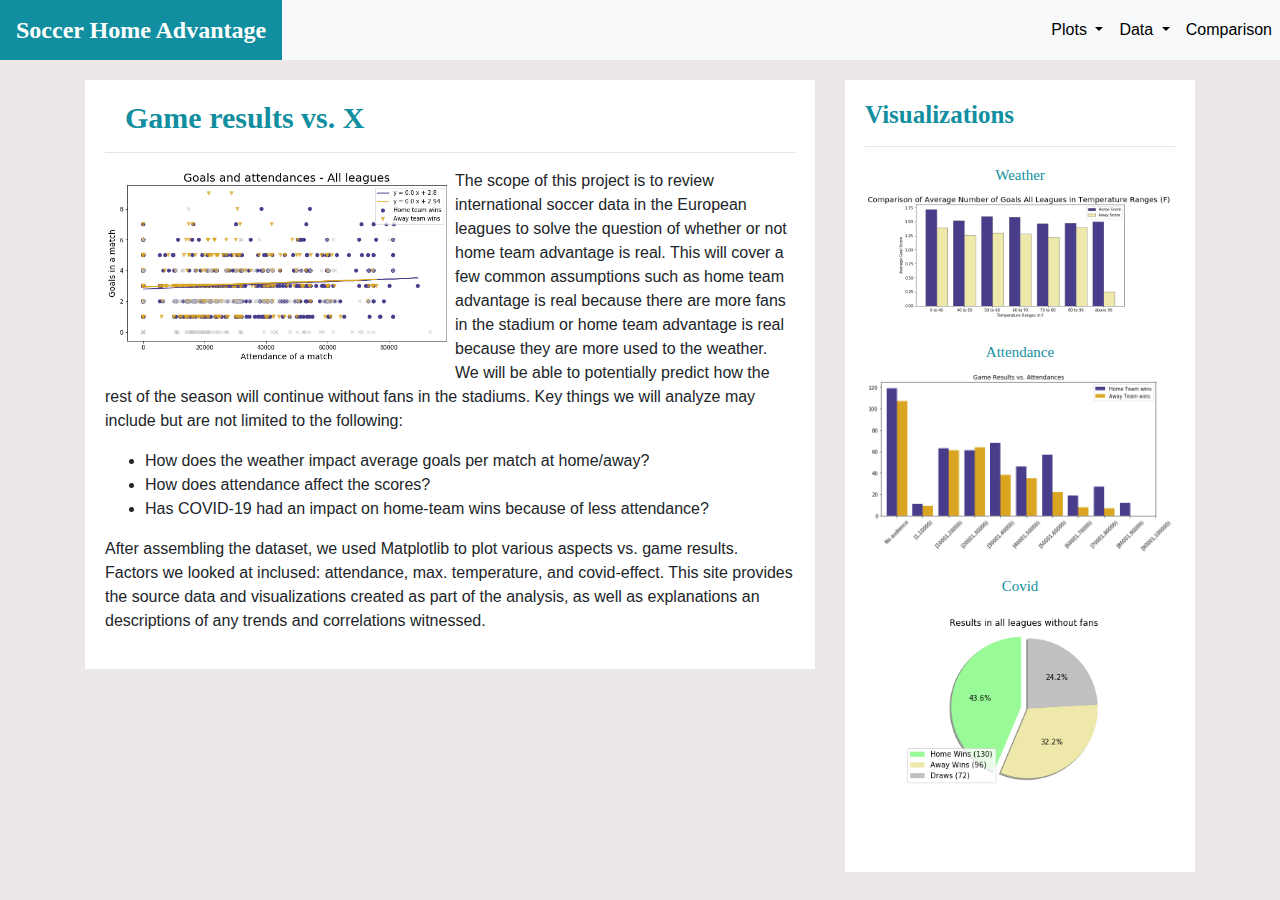
<file: SoccerVisualizations/soccer.html>
<!DOCTYPE html>
<html lang="en">
<head>
    <meta charset="UTF-8">
    <meta name="viewport" content="width=device-width, initial-scale=1.0">
    <title>Visualization of Latitude vs. Max. Temperature </title>


  <!-- Bring in our bootstrap stylesheet -->
  <link rel="stylesheet" href="https://stackpath.bootstrapcdn.com/bootstrap/4.3.1/css/bootstrap.min.css" integrity="sha384-ggOyR0iXCbMQv3Xipma34MD+dH/1fQ784/j6cY/iJTQUOhcWr7x9JvoRxT2MZw1T" crossorigin="anonymous">
  <link rel="stylesheet" href="style.css">

</head>

<body>

    <nav class="navbar navbar-expand-sm navbar-light bg-light p-0 justify-content-between">
        <a class="navbar-brand mr-0 px-3" href="soccer.html">Soccer Home Advantage</a>
        <button class="navbar-toggler" type="button" data-toggle="collapse" data-target="#navbarSupportedContent" aria-controls="navbarSupportedContent" aria-expanded="false" aria-label="Toggle navigation">
          <span class="navbar-toggler-icon"></span>
        </button>
      
        <div class="collapse navbar-collapse" id="navbarSupportedContent">
          <ul class="navbar-nav">
            <li class="nav-item dropdown">
              <a class="nav-link dropdown-toggle" href="#" id="navbarDropdown" role="button" data-toggle="dropdown" aria-haspopup="true" aria-expanded="false">
                Plots
              </a>
              <div class="dropdown-menu" aria-labelledby="navbarDropdown">
                <a class="dropdown-item" href="visualizations/weather.html">Weather</a>
                <a class="dropdown-item" href="visualizations/attendance.html">Attendance</a>
                <a class="dropdown-item" href="visualizations/covid.html">Covid</a>
              </div>
            </li>
            <li class="nav-item dropdown">
              <a class="nav-link dropdown-toggle" href="#" id="navbarDropdown" role="button" data-toggle="dropdown" aria-haspopup="true" aria-expanded="false">
                Data
              </a>
              <div class="dropdown-menu" aria-labelledby="navbarDropdown">
                <a class="dropdown-item" href="data_weather.html">Weather</a>
                <a class="dropdown-item" href="data_att.html">Attendance</a>
              </div>
            </li>
            <li class="nav-item">
              <a class="nav-link" href="comparison.html">Comparison</a>
            </li>
          </ul>
        </div>
    </nav>
 <div class="container">     <div class="row justify-content-center">
          <div class="col-12 col-md-8">
            <div class="main-box">
                <h1 class="mt-0">Game results vs. X</h1>
                <hr>
                <img class="img-text" src="assets/images/Fig0.png" align="left" alt="Chart"/>   
                <p class="body-font-size">  The scope of this project is to review international 
                soccer data in the European leagues to solve the question 
                of whether or not home team advantage is real. 
                This will cover a few common assumptions such as home team
                advantage is real because there are more fans in the 
                stadium or home team advantage is real 
                because they are more used to the weather. 
                We will be able to potentially predict how the rest of the season will continue without fans in the stadiums.
                Key things we will analyze may include 
                but are not limited to the following:</p> 
                <ul class="body-font-size">
                <li> How does the weather impact average goals per match at home/away?</li>

                <li> How does attendance affect the scores? </li>

                <li> Has COVID-19 had an impact on home-team wins because of less attendance?</li>
                </ul>
                <p class="body-font-size">
                    After assembling the dataset, we used Matplotlib to plot various aspects vs. game results. 
                          Factors we looked at inclused: attendance, max. temperature, and covid-effect. 
                          This site provides the source data and visualizations created as part of the analysis, 
                          as well as explanations an descriptions of any trends and correlations witnessed.
                </p>
            </div>
          </div>

        <div class="col-12 col-md-4" >
            <div class="side-box">
                <h2>Visualizations</h2>
                <hr>
                  <div class="row">
                    <div class="col-4 col-md-12">
                        <h5>Weather</h5>
                        <a href="visualizations/weather.html"><img class="img-small" src="assets/images/Fig1.png" alt="Chart">
                        </a>                        
                    </div>
                    <div class="col-4 col-md-12">
                        <h5>Attendance</h5>
                        <a href="visualizations/attendance.html"><img class="img-small" src="assets/images/Fig2.png" alt="Chart">
                        </a>                        
                    </div>
                    <div class="col-4 col-md-12">
                        <h5>Covid</h5>
                        <a href="visualizations/covid.html"><img class="img-small" src="assets/images/Fig3.png" alt="Chart">
                        </a>                        
                    </div>
                  </div>   
            </div>
          </div>
    </div>    </div>
    <script src="https://code.jquery.com/jquery-3.3.1.slim.min.js" integrity="sha384-q8i/X+965DzO0rT7abK41JStQIAqVgRVzpbzo5smXKp4YfRvH+8abtTE1Pi6jizo" crossorigin="anonymous"></script>
    <script src="https://cdnjs.cloudflare.com/ajax/libs/popper.js/1.14.7/umd/popper.min.js" integrity="sha384-UO2eT0CpHqdSJQ6hJty5KVphtPhzWj9WO1clHTMGa3JDZwrnQq4sF86dIHNDz0W1" crossorigin="anonymous"></script>
    <script src="https://stackpath.bootstrapcdn.com/bootstrap/4.3.1/js/bootstrap.min.js" integrity="sha384-JjSmVgyd0p3pXB1rRibZUAYoIIy6OrQ6VrjIEaFf/nJGzIxFDsf4x0xIM+B07jRM" crossorigin="anonymous"></script>
      
</body>
</html>
</file>
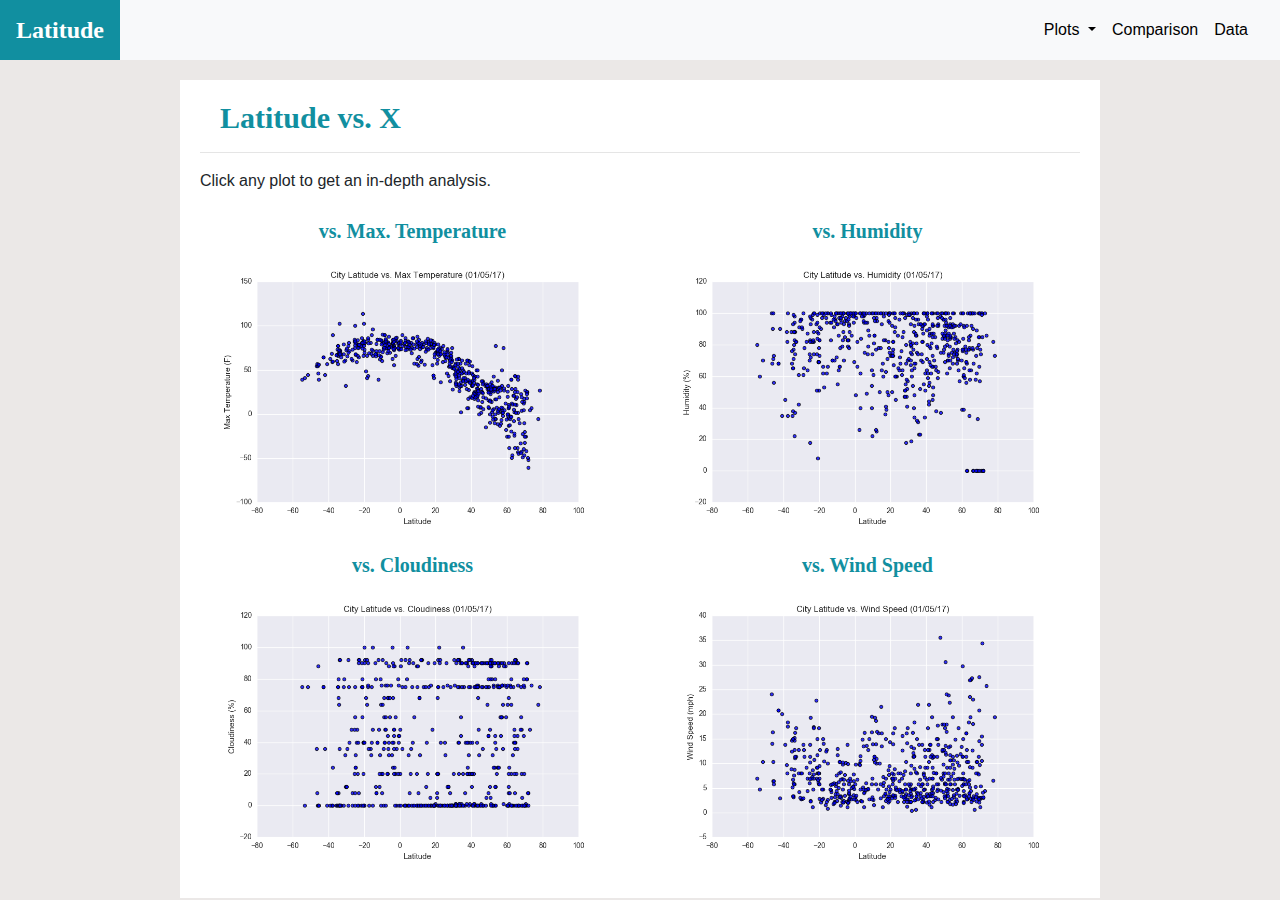
<file: WebVisualizations/comparison.html>
<!DOCTYPE html>
<html lang="en">
<head>
    <meta charset="UTF-8">
    <meta name="viewport" content="width=device-width, initial-scale=1.0">
    <title>Visualization of Latitude vs. Max. Temperature </title>


  <!-- Bring in our bootstrap stylesheet -->
  <link rel="stylesheet" href="https://stackpath.bootstrapcdn.com/bootstrap/4.3.1/css/bootstrap.min.css" integrity="sha384-ggOyR0iXCbMQv3Xipma34MD+dH/1fQ784/j6cY/iJTQUOhcWr7x9JvoRxT2MZw1T" crossorigin="anonymous">
  <link rel="stylesheet" href="style.css">

</head>
<body>
    
    <nav class="navbar navbar-expand-sm navbar-light bg-light flex-md-nowrap p-0">
        <a class="navbar-brand mr-0 px-3" href="landing.html">Latitude</a>
        <button class="navbar-toggler" type="button" data-toggle="collapse" data-target="#navbarSupportedContent" aria-controls="navbarSupportedContent" aria-expanded="false" aria-label="Toggle navigation">
          <span class="navbar-toggler-icon"></span>
        </button>
      
        <div class="collapse navbar-collapse" id="navbarSupportedContent">
          <ul class="navbar-nav mr-auto px-4">
            <li class="nav-item dropdown">
              <a class="nav-link dropdown-toggle" href="#" id="navbarDropdown" role="button" data-toggle="dropdown" aria-haspopup="true" aria-expanded="false">
                Plots
              </a>
              <div class="dropdown-menu" aria-labelledby="navbarDropdown">
                <a class="dropdown-item" href="visualizations/maxtemp.html">Max Temperature</a>
                <a class="dropdown-item" href="visualizations/humidity.html">Humidity</a>
                <a class="dropdown-item" href="visualizations/cloudiness.html">Cloudiness</a>
                <a class="dropdown-item" href="visualizations/windspeed.html">Wind Speed</a>
              </div>
            </li>
            <li class="nav-item">
              <a class="nav-link" href="comparison.html">Comparison</a>
            </li>
            <li class="nav-item">
                <a class="nav-link" href="data.html">Data</a>
            </li>
          </ul>
        </div>
    </nav>

    <div class="container">
        <div class="row justify-content-center">
          <div class="col-10 col-lg-10">
            <div class="main-box">
                <h1 class="mt-0">Latitude vs. X</h1>
                <hr>
                <p> Click any plot to get an in-depth analysis.</p>
                  <div class="row">
                    <div class="col-12 col-md-6 col-lg-6">
                        <h4>vs. Max. Temperature</h4>
                        <a href="visualizations/maxtemp.html"><img class="img-all" src="assets/images/Fig1.png" alt="Chart">
                        </a>                        
                    </div>
                    <div class="col-12 col-md-6 col-lg-6">
                        <h4>vs. Humidity</h4>
                        <a href="visualizations/humidity.html"><img class="img-all" src="assets/images/Fig2.png" alt="Chart">
                        </a>                        
                    </div>
                    <div class="col-12 col-md-6 col-lg-6">
                        <h4> vs. Cloudiness</h4>
                        <a href="visualizations/cloudiness.html"><img class="img-all" src="assets/images/Fig3.png" alt="Chart">
                        </a>                        
                    </div>
                    <div class="col-12 col-md-6 col-lg-6">
                        <h4>vs. Wind Speed</h4>
                        <a href="visualizations/windspeed.html"><img class="img-all" src="assets/images/Fig4.png" alt="Chart">
                        </a>                        
                    </div>      
                  </div>   
            </div>
          </div>
        </div>
    </div>
    <script src="https://code.jquery.com/jquery-3.3.1.slim.min.js" integrity="sha384-q8i/X+965DzO0rT7abK41JStQIAqVgRVzpbzo5smXKp4YfRvH+8abtTE1Pi6jizo" crossorigin="anonymous"></script>
    <script src="https://cdnjs.cloudflare.com/ajax/libs/popper.js/1.14.7/umd/popper.min.js" integrity="sha384-UO2eT0CpHqdSJQ6hJty5KVphtPhzWj9WO1clHTMGa3JDZwrnQq4sF86dIHNDz0W1" crossorigin="anonymous"></script>
    <script src="https://stackpath.bootstrapcdn.com/bootstrap/4.3.1/js/bootstrap.min.js" integrity="sha384-JjSmVgyd0p3pXB1rRibZUAYoIIy6OrQ6VrjIEaFf/nJGzIxFDsf4x0xIM+B07jRM" crossorigin="anonymous"></script>
      
</body>
</html>
</file>
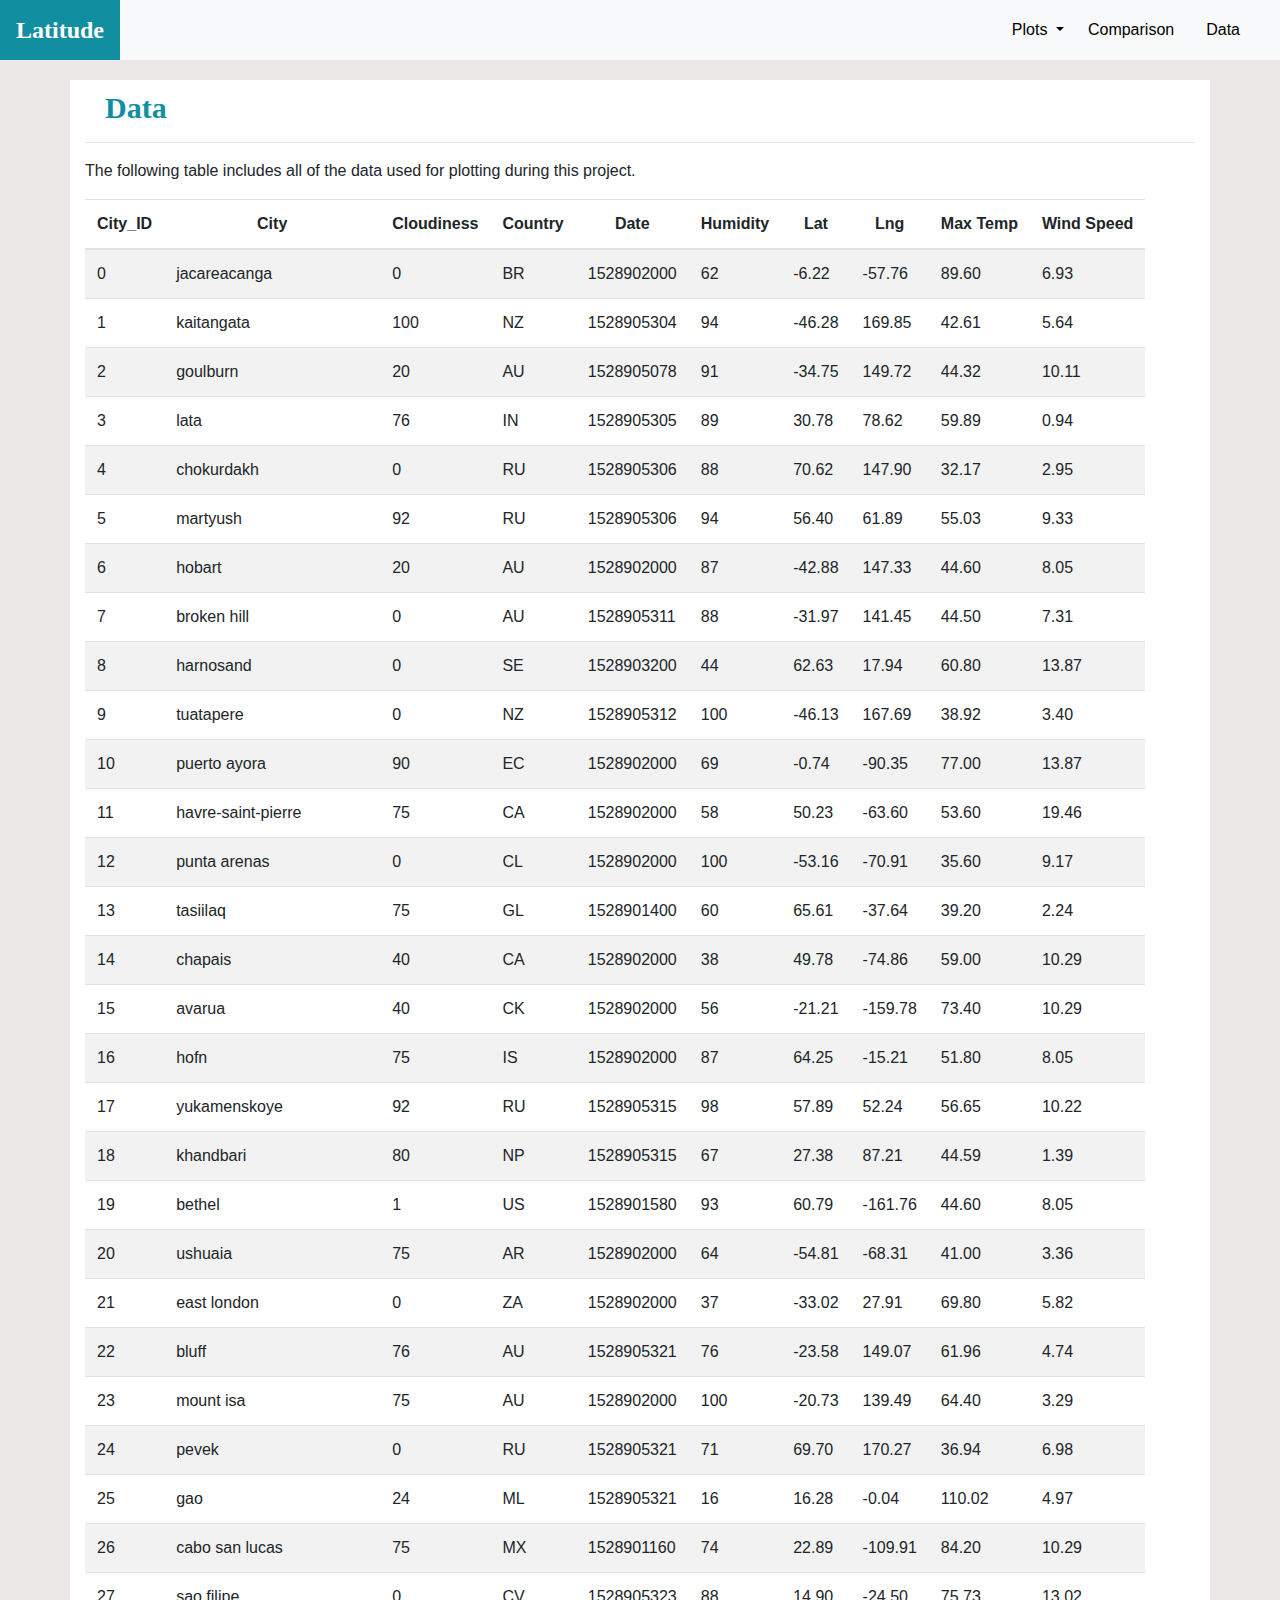
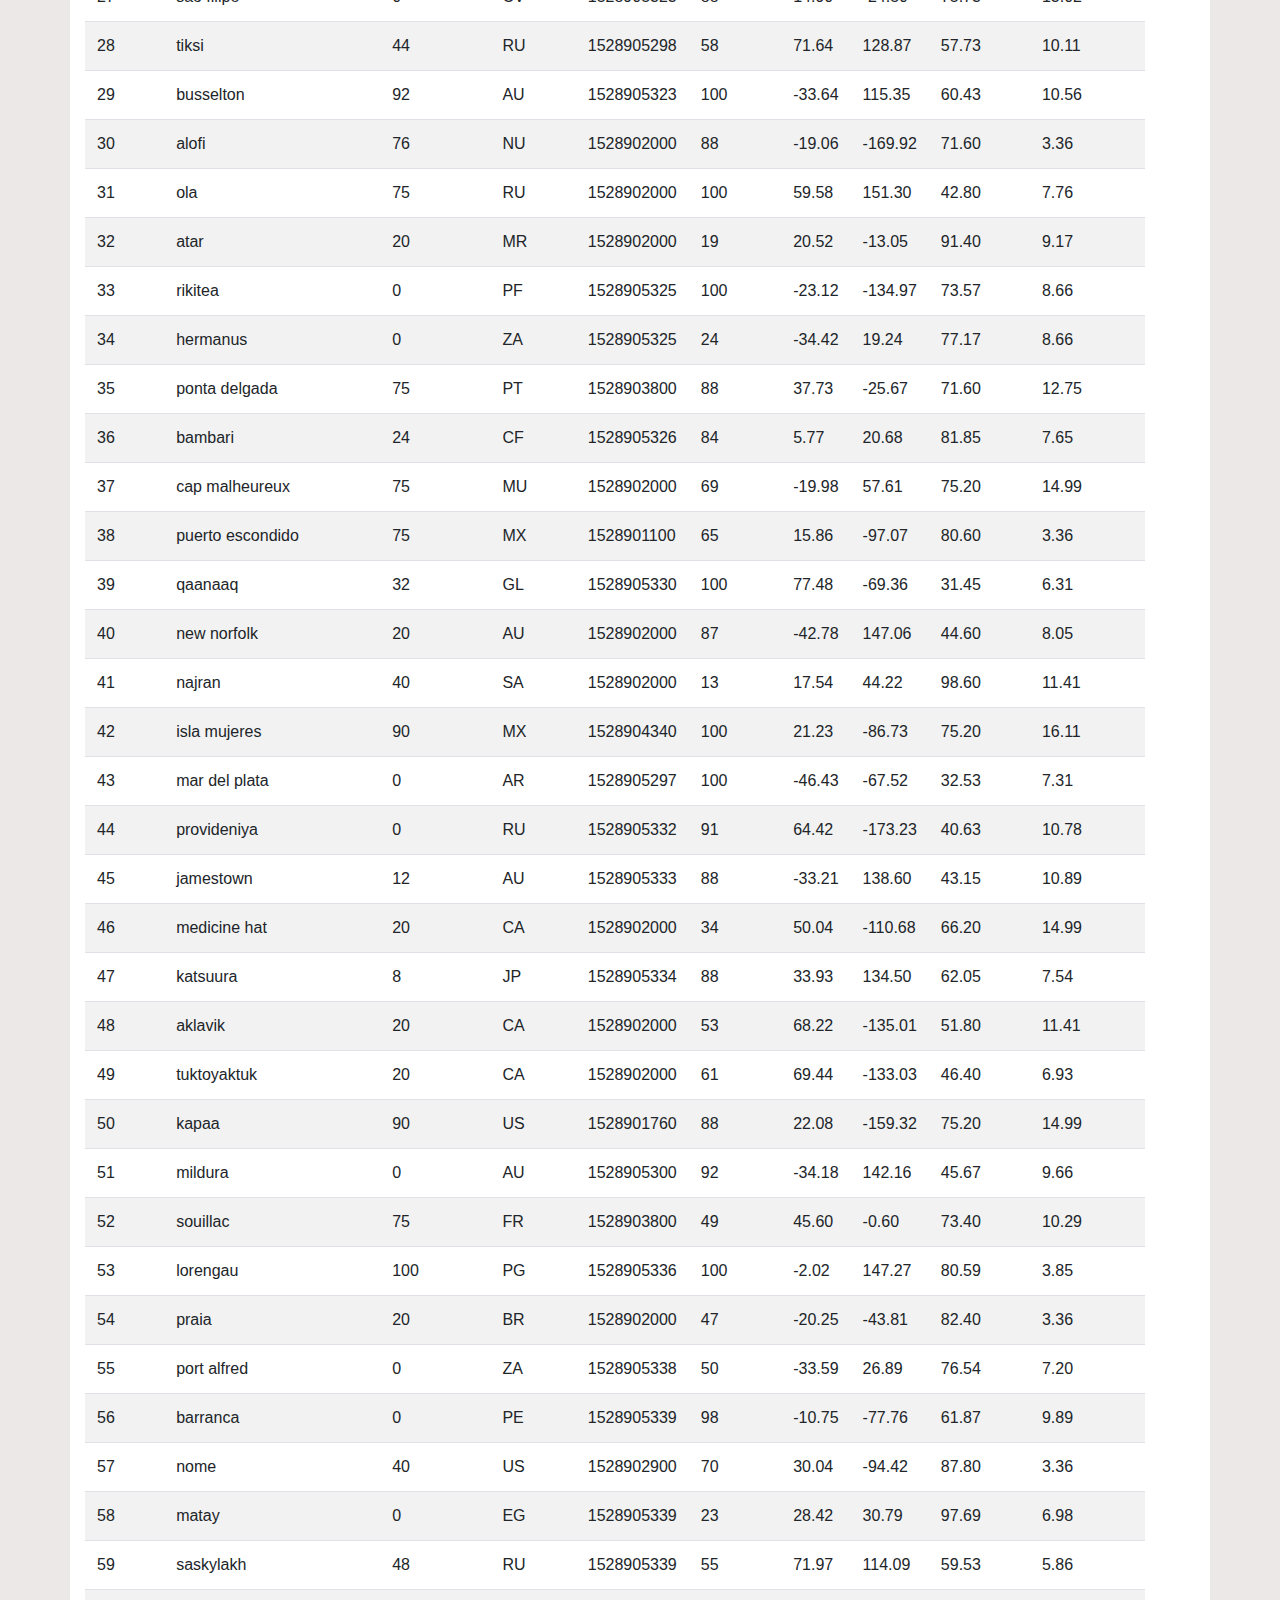
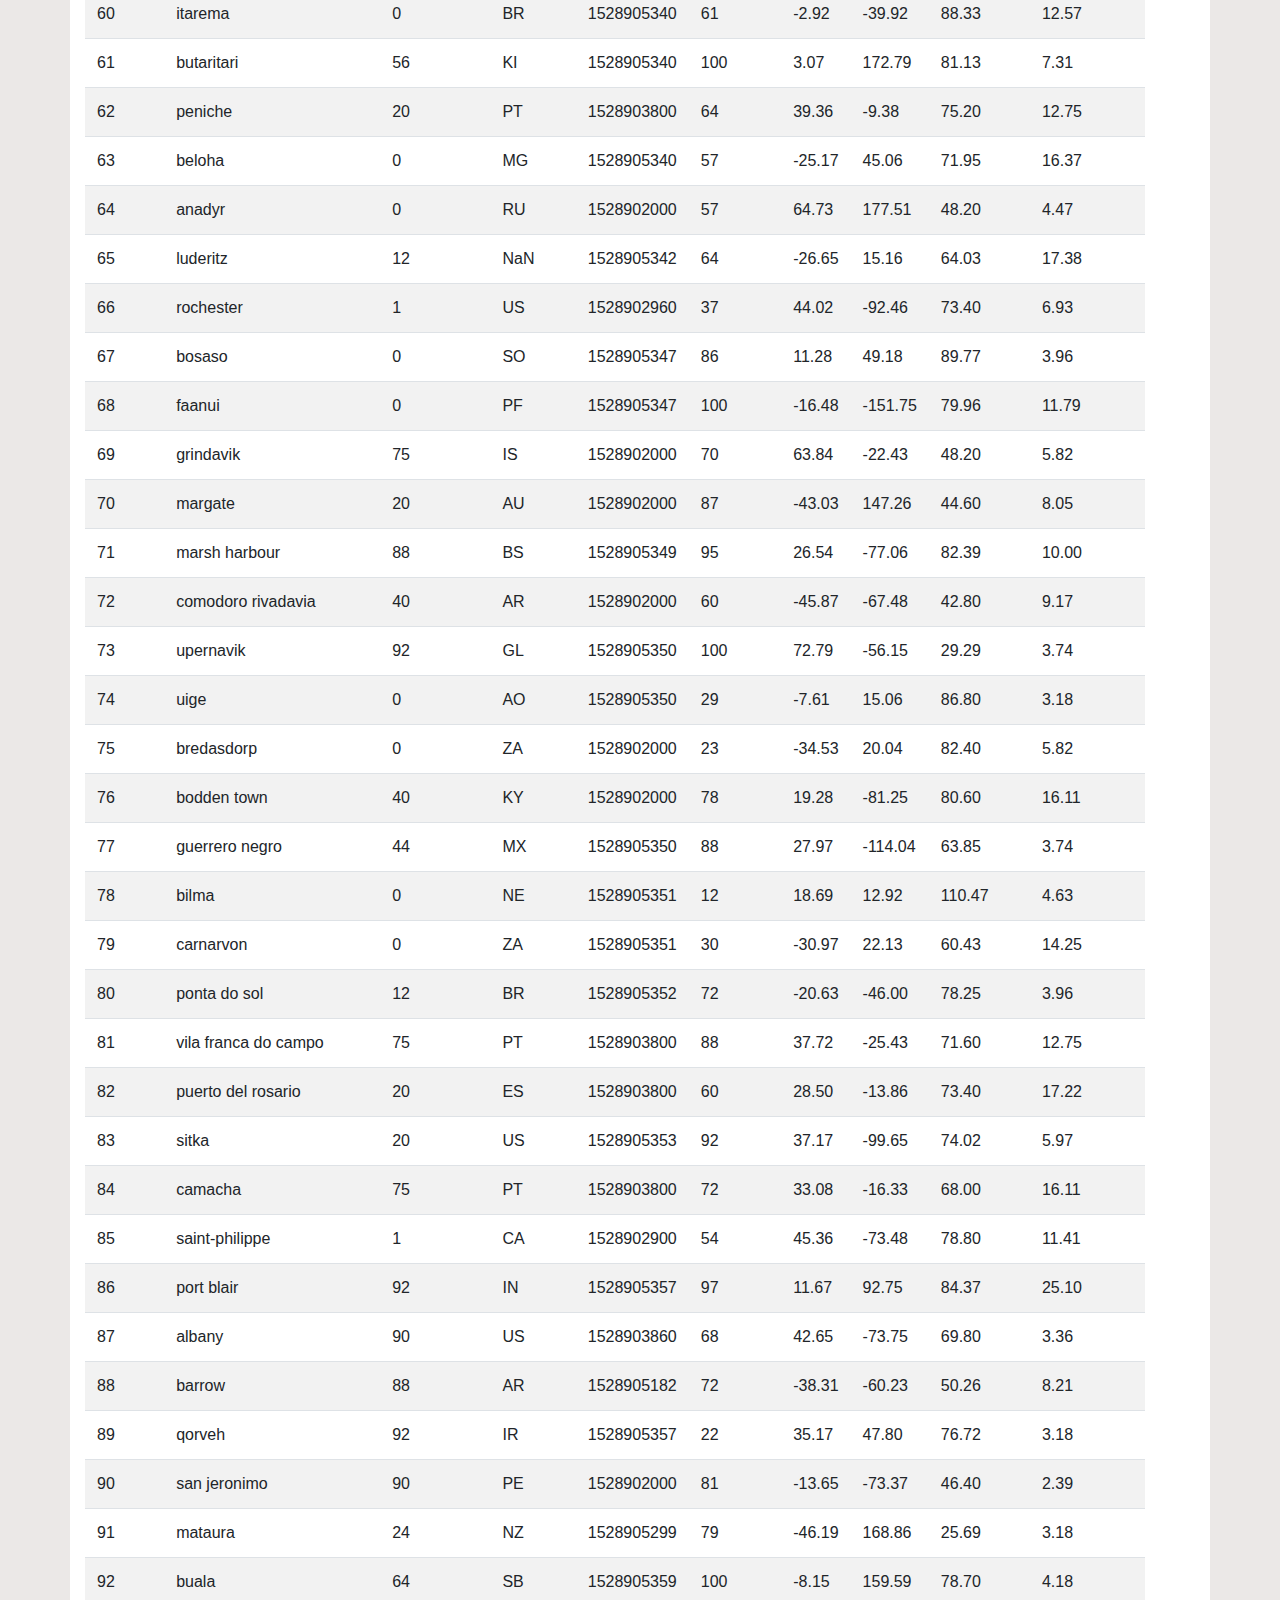
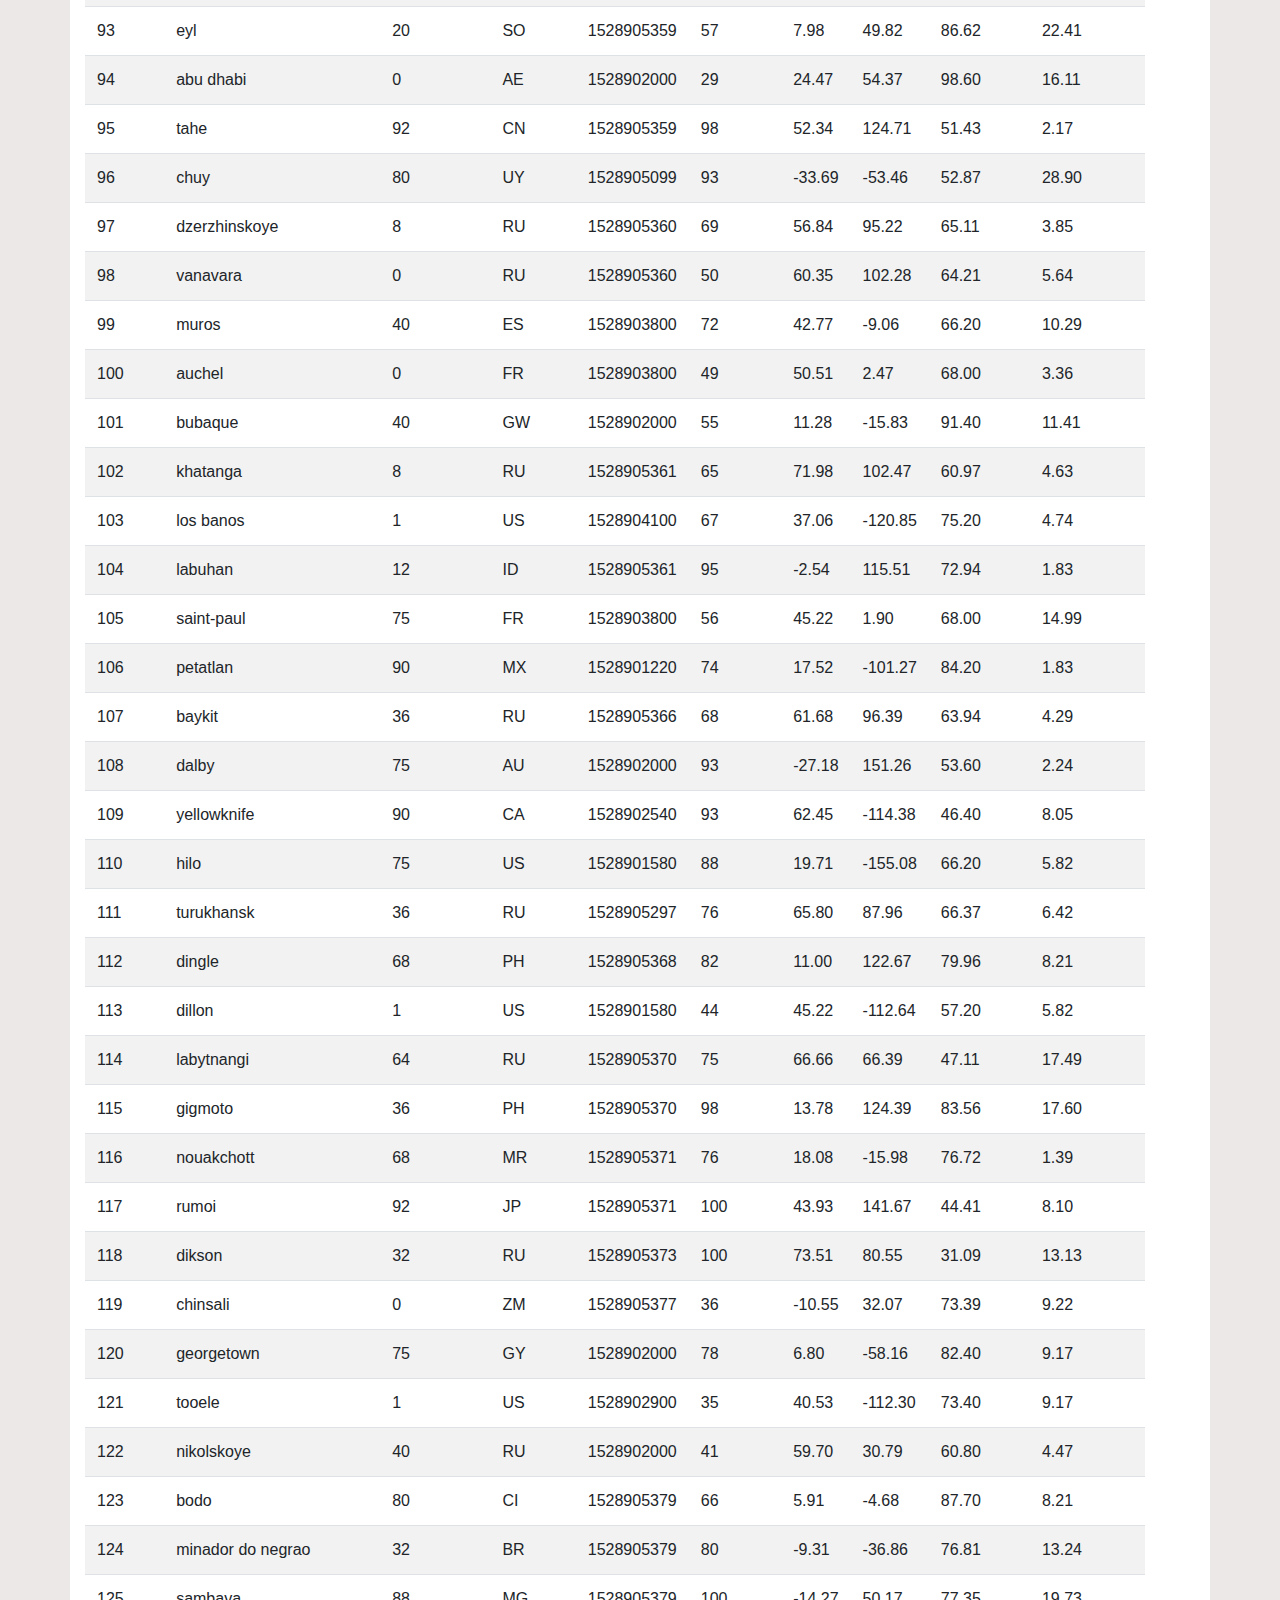
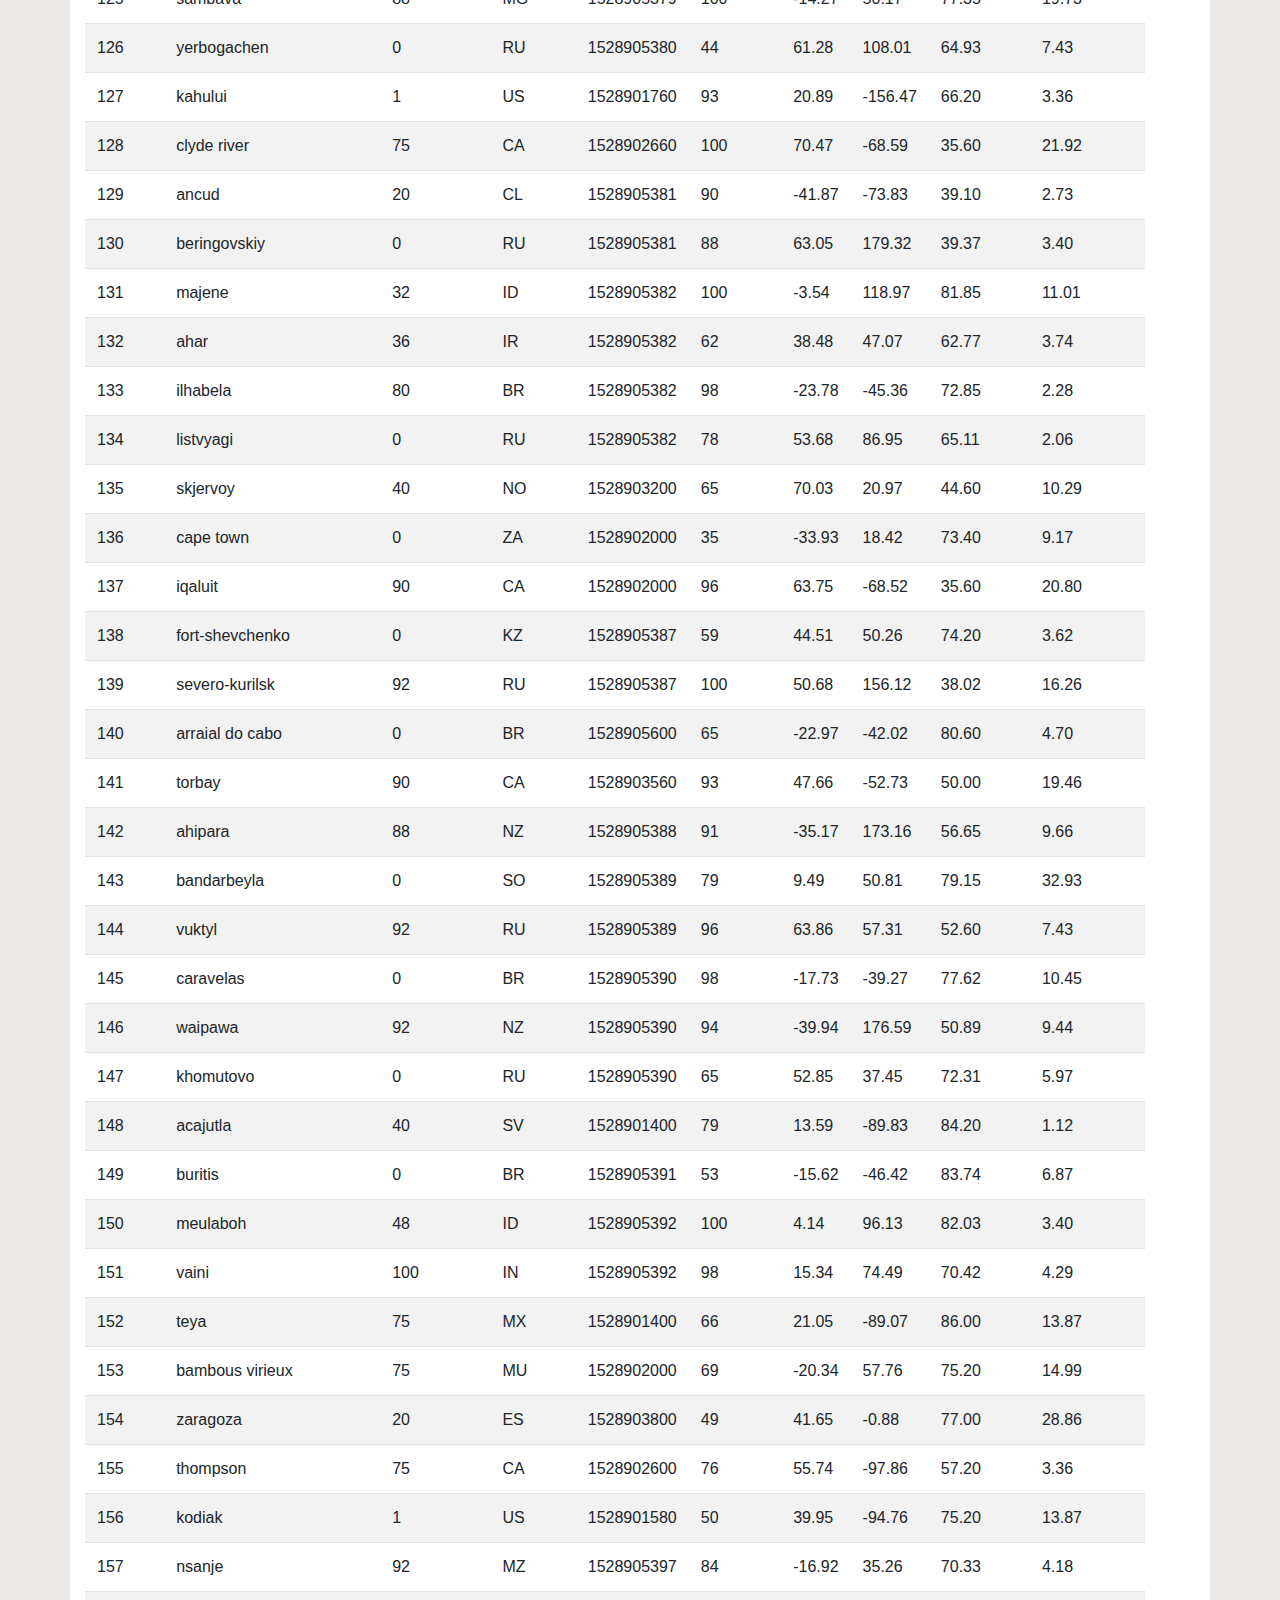
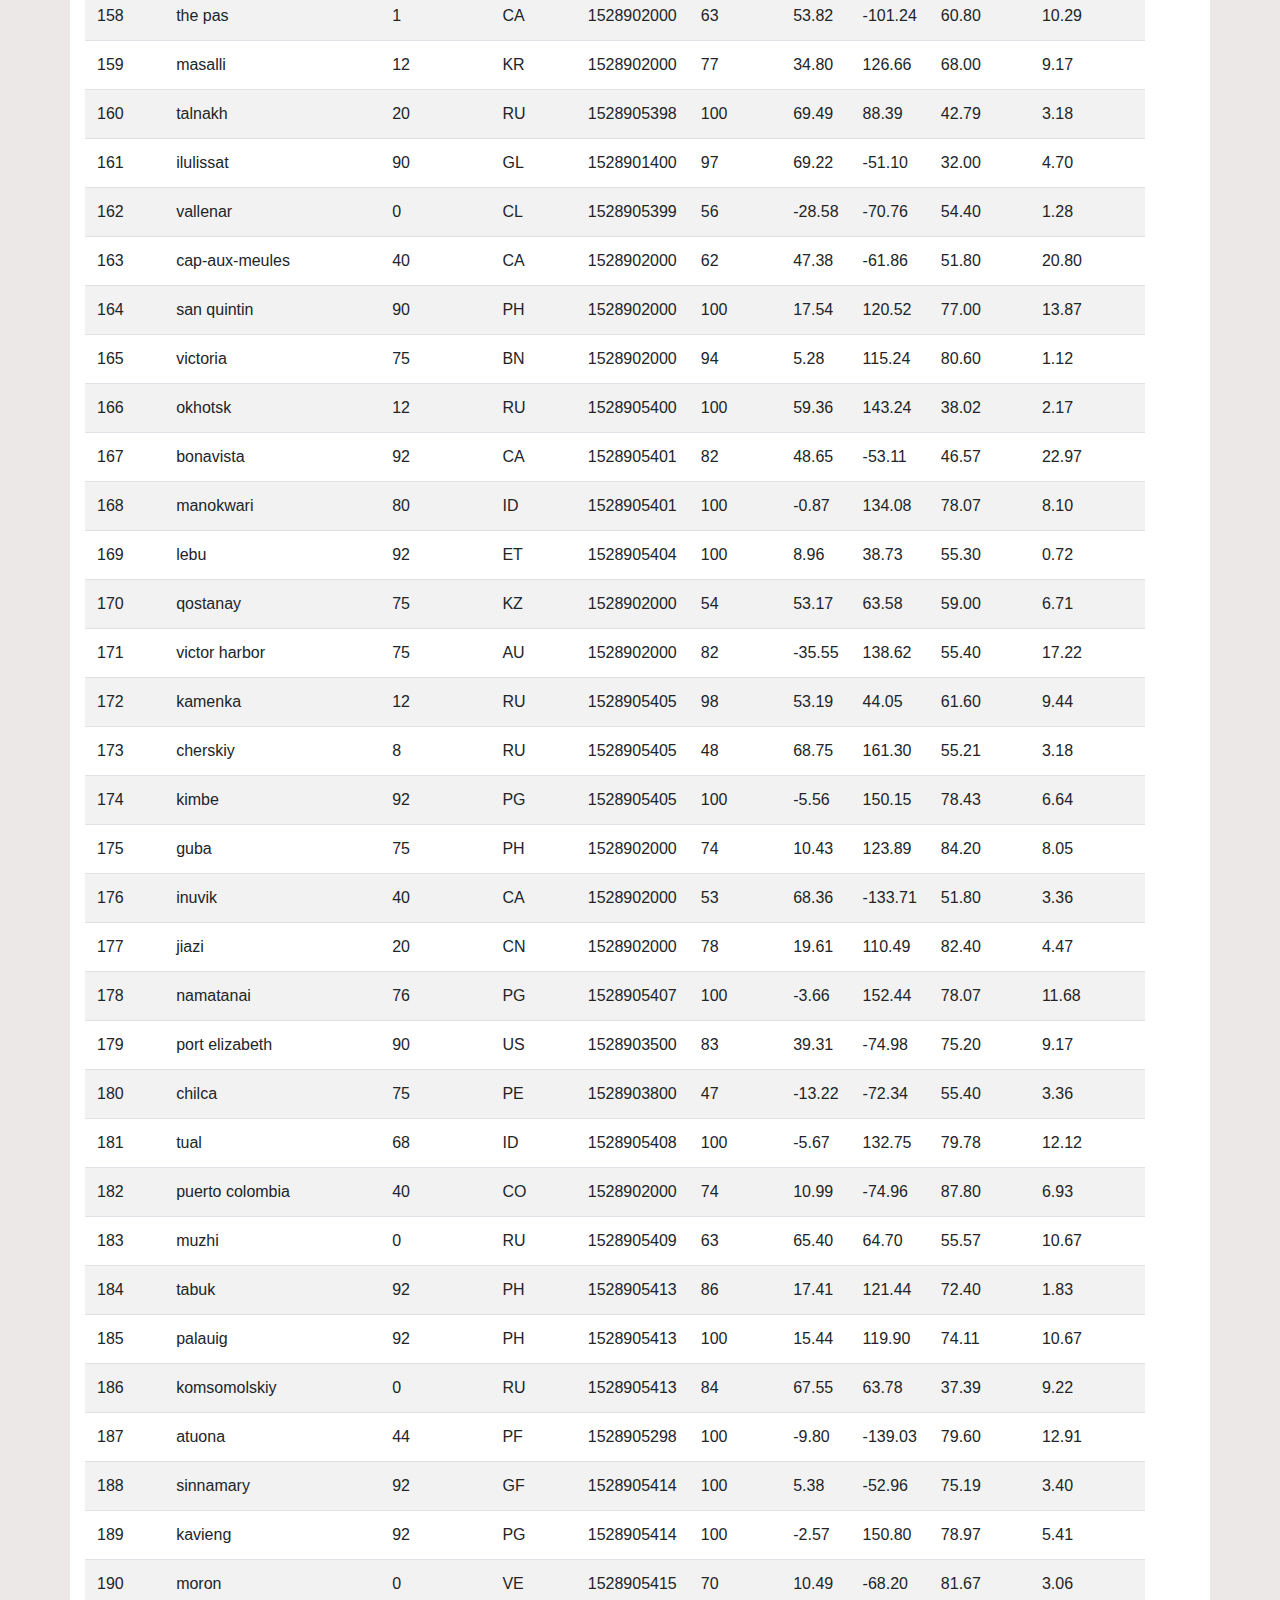
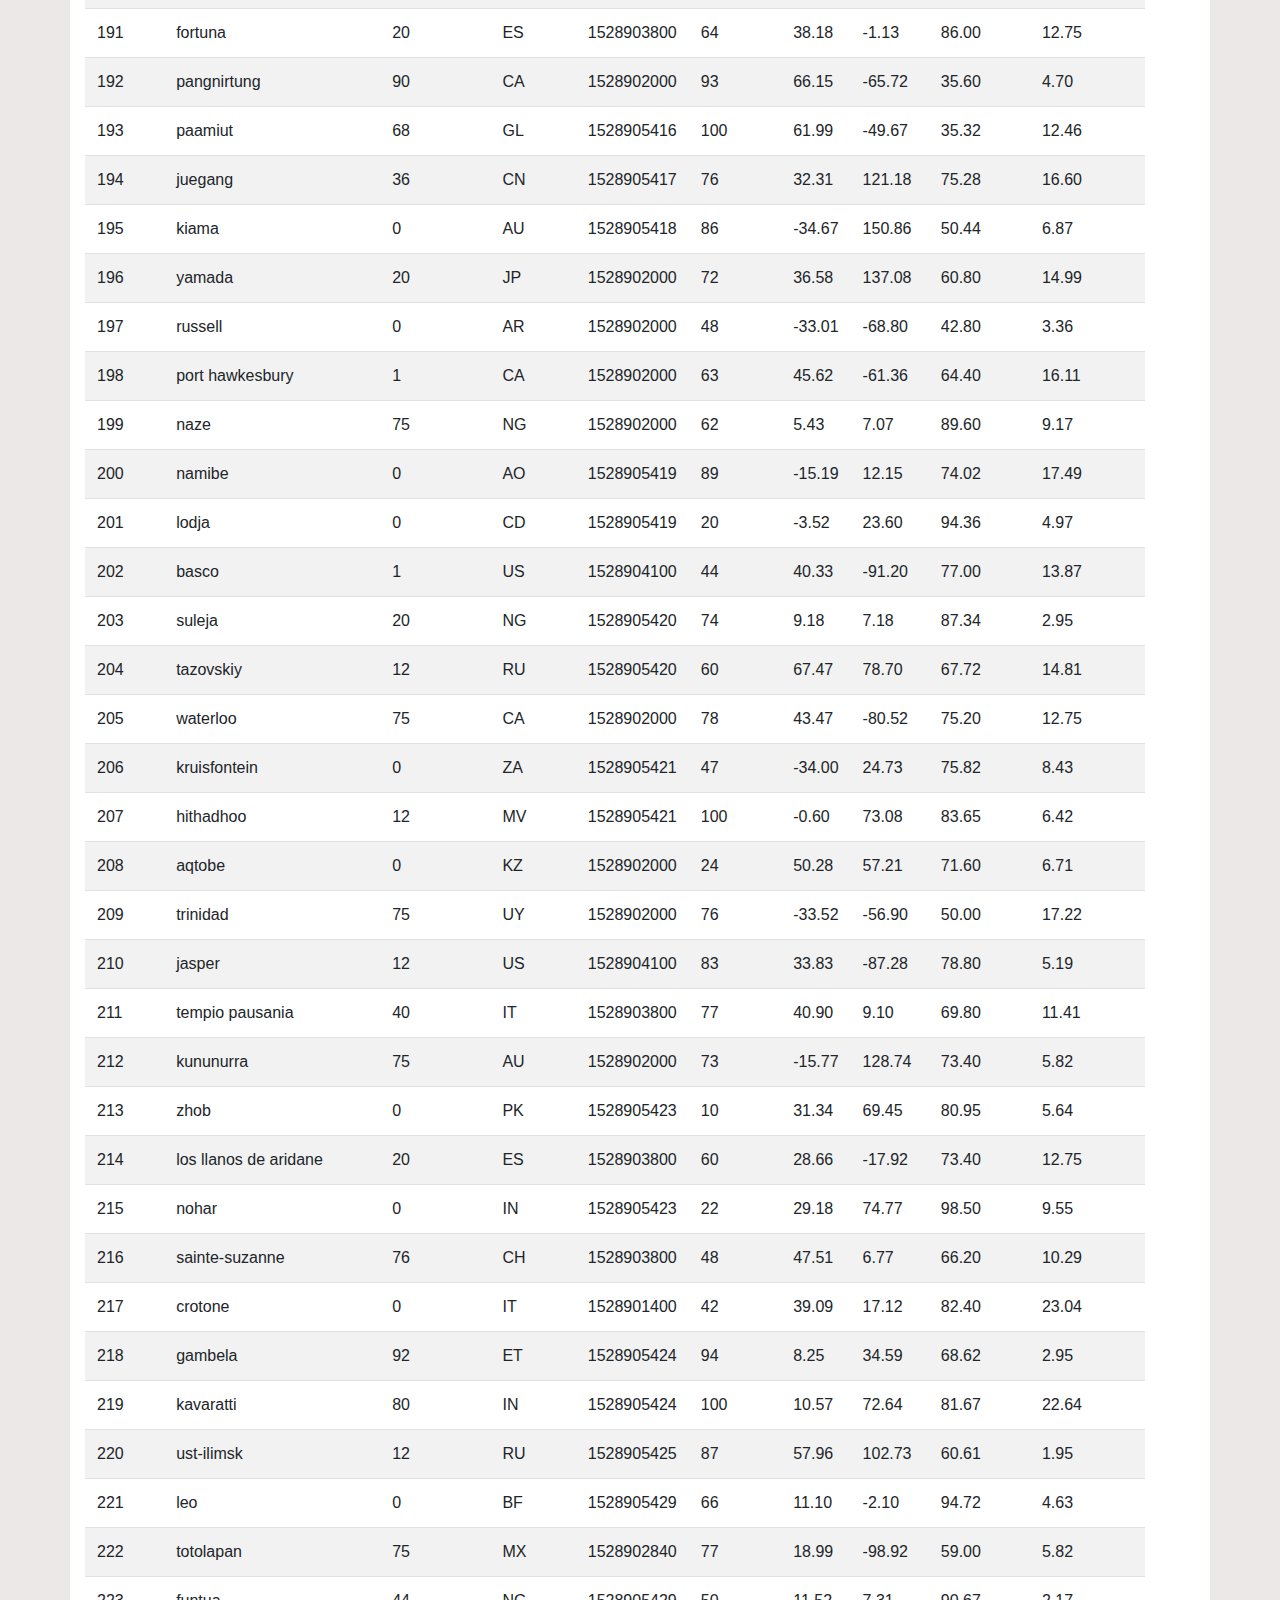
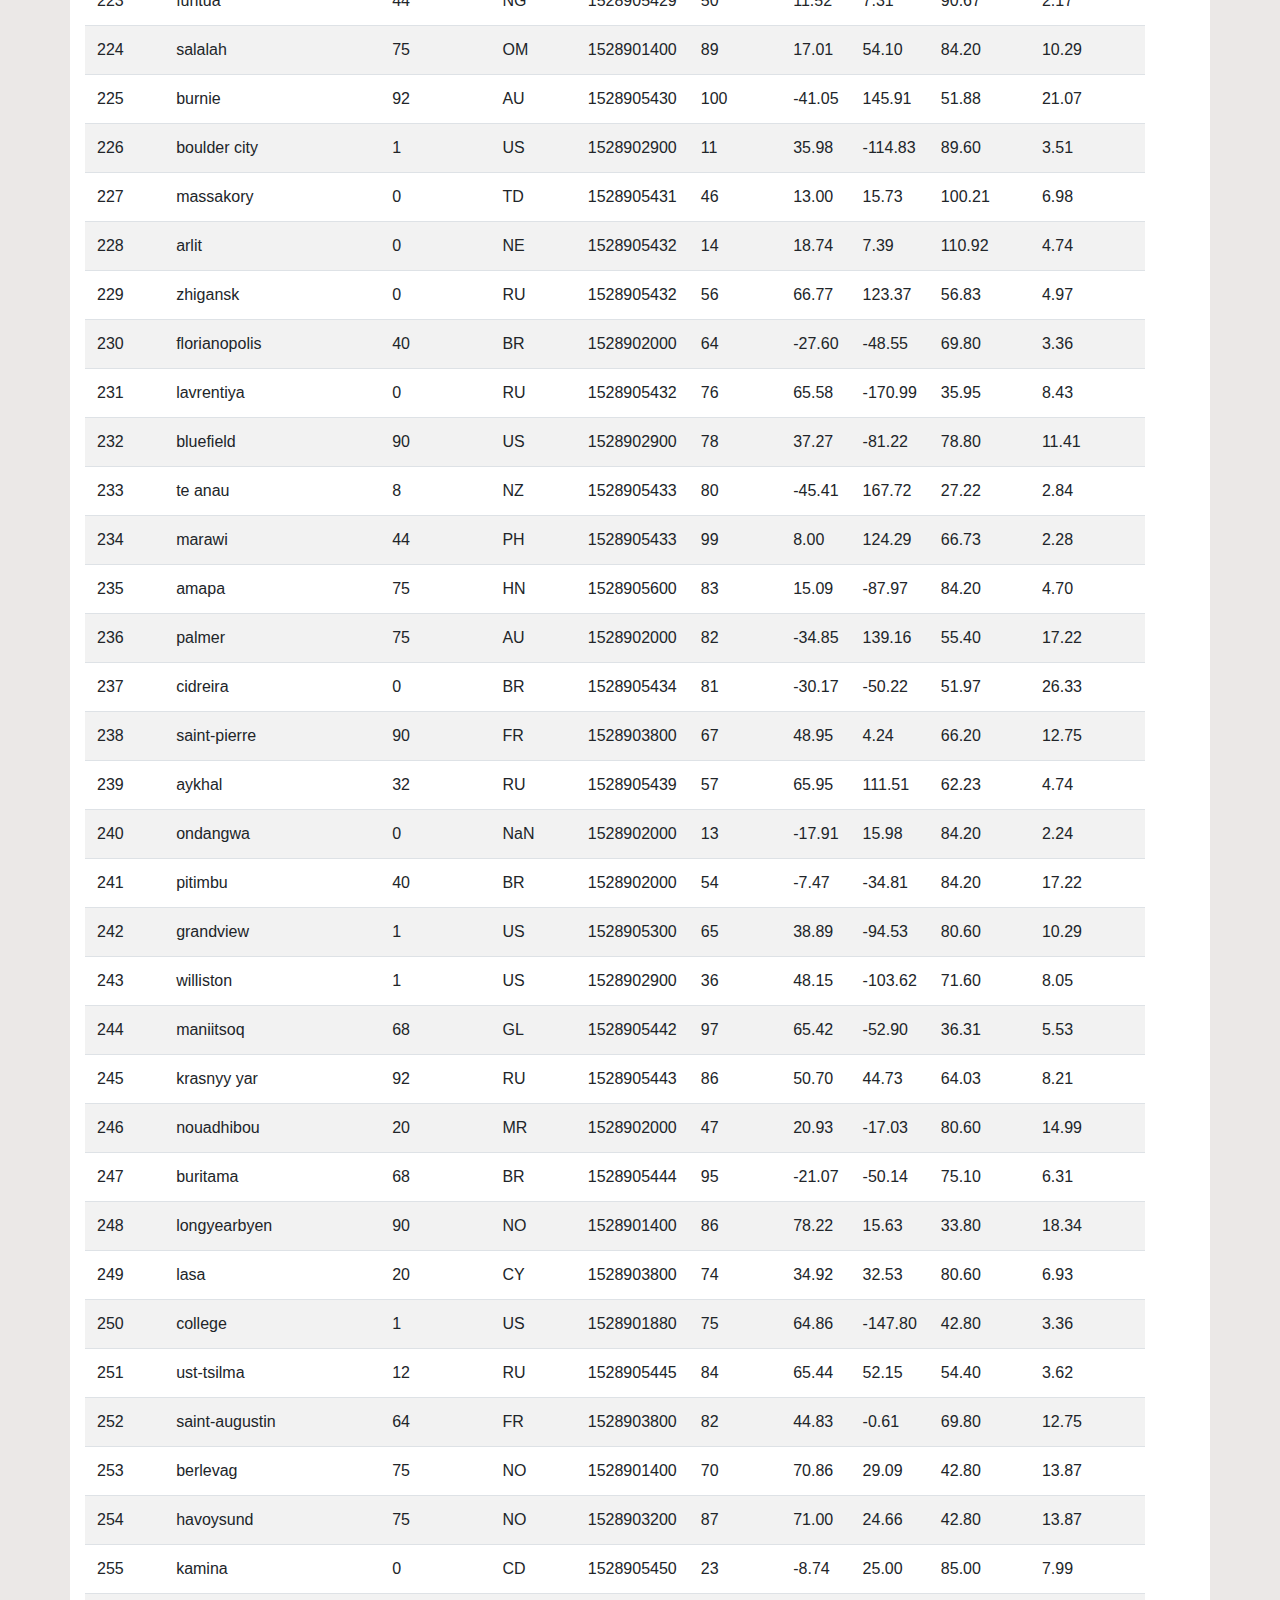
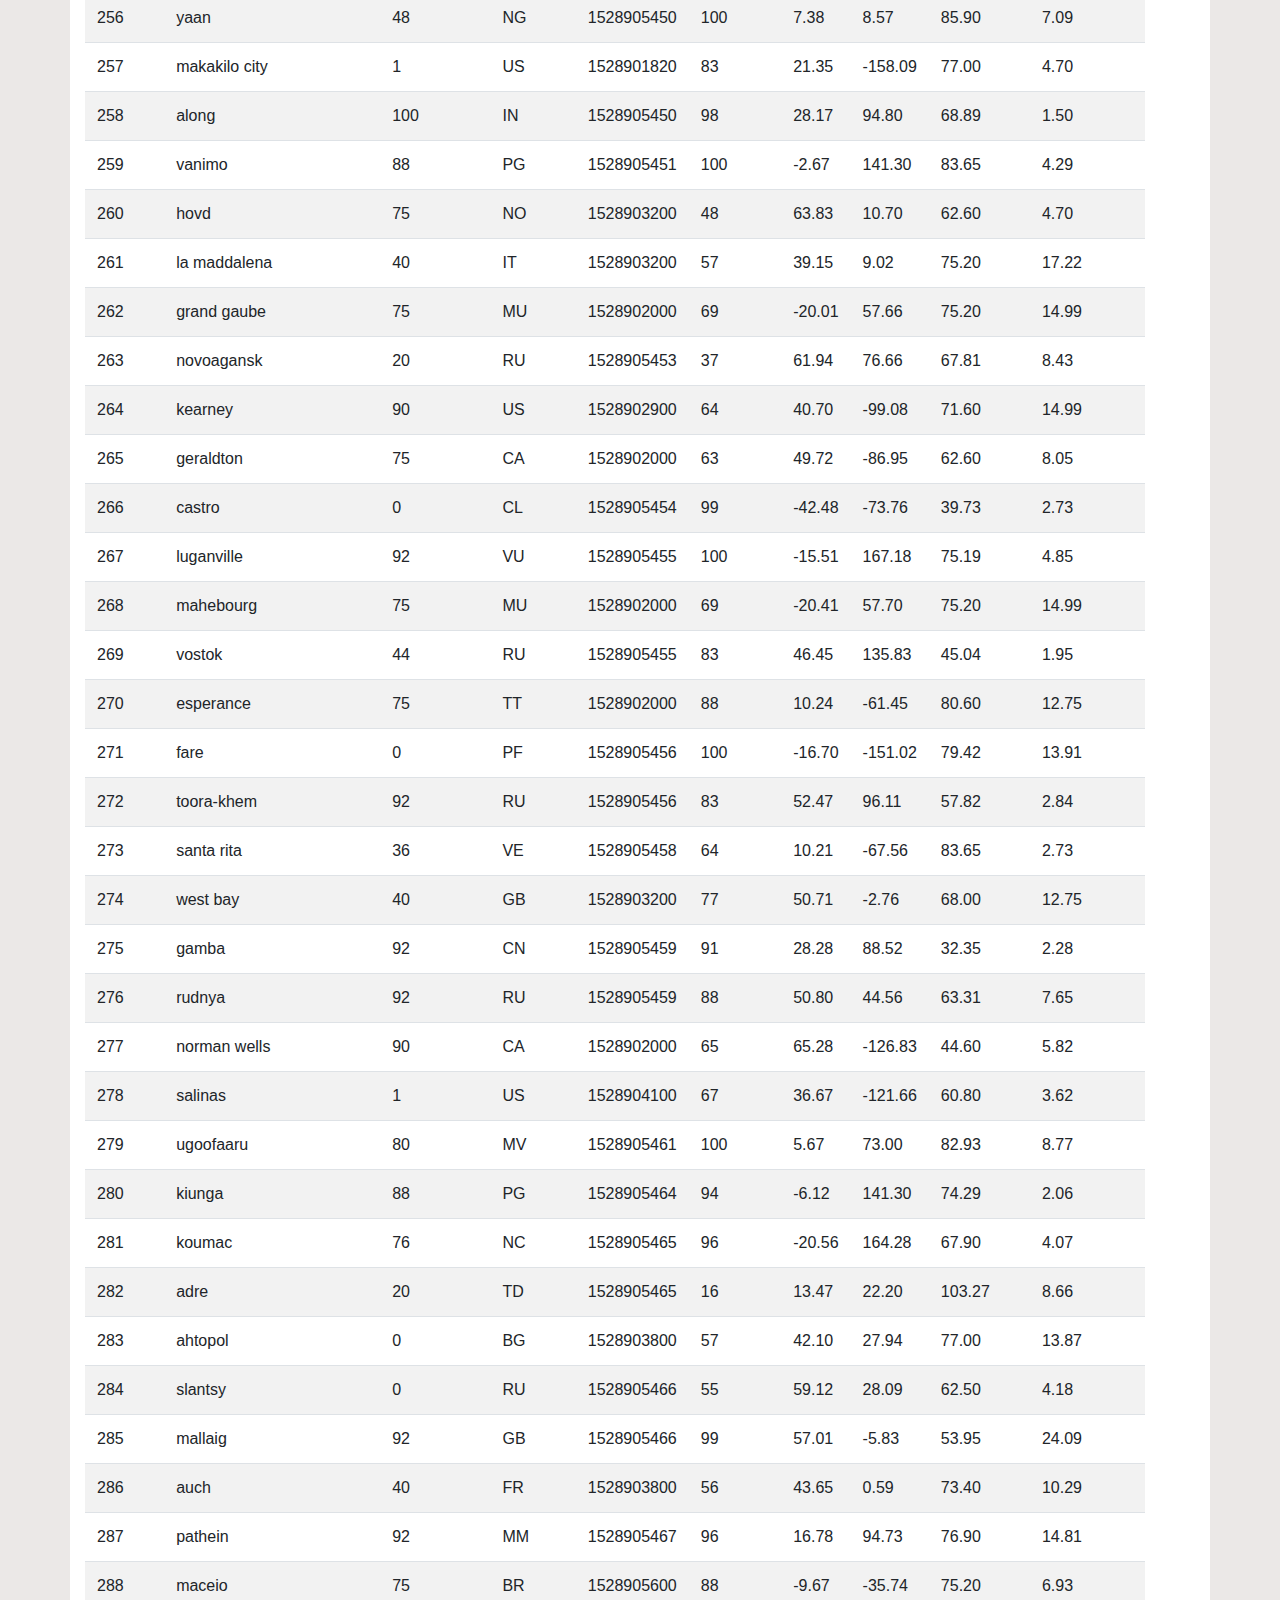
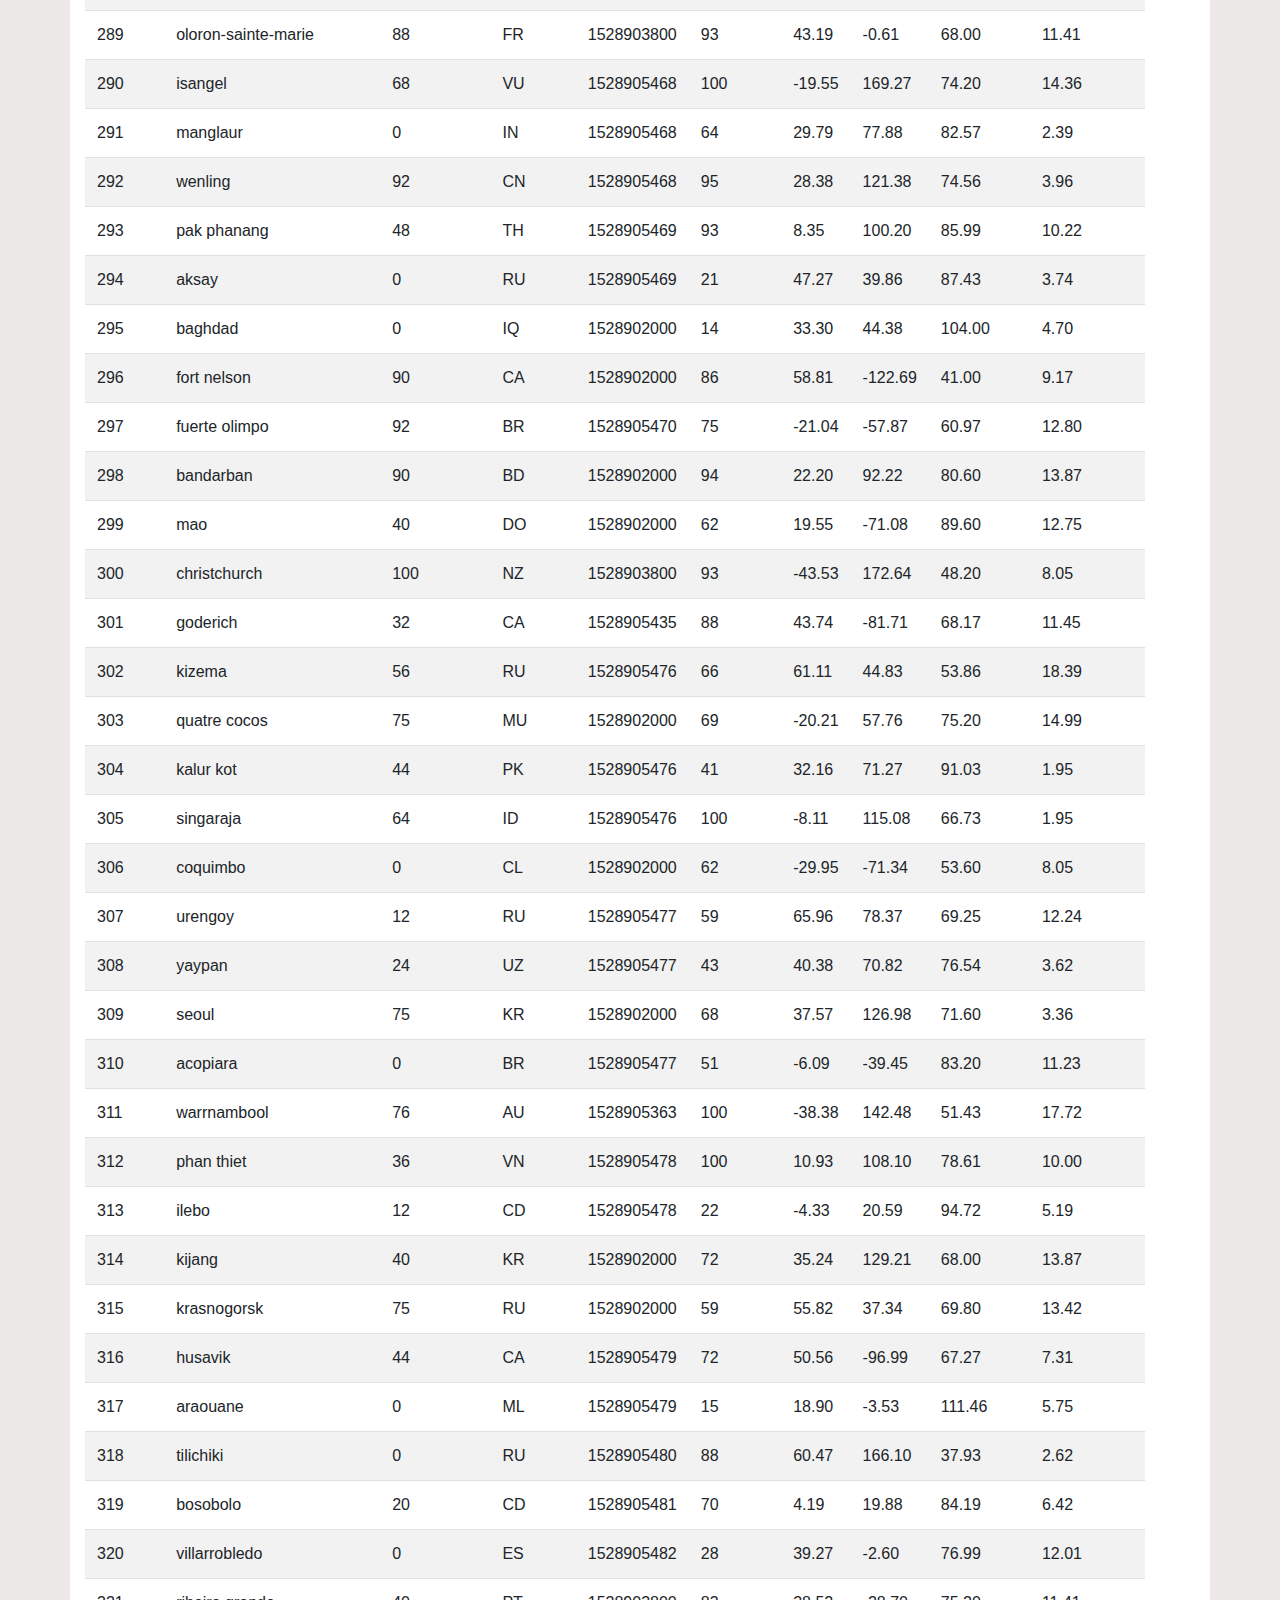
<file: WebVisualizations/data.html>
<!DOCTYPE html>
<html lang="en">
<head>
    <meta charset="UTF-8">
    <meta name="viewport" content="width=device-width, initial-scale=1.0">
    <title>Visualization of Latitude vs. Max. Temperature </title>


  <!-- Bring in our bootstrap stylesheet -->
  <link rel="stylesheet" href="https://stackpath.bootstrapcdn.com/bootstrap/4.3.1/css/bootstrap.min.css" integrity="sha384-ggOyR0iXCbMQv3Xipma34MD+dH/1fQ784/j6cY/iJTQUOhcWr7x9JvoRxT2MZw1T" crossorigin="anonymous">
  <link rel="stylesheet" href="style.css">

</head>
<body>
    
    <nav class="navbar navbar-expand-sm navbar-light bg-light flex-md-nowrap p-0">
        <a class="navbar-brand mr-0 px-3" href="landing.html">Latitude</a>
        <button class="navbar-toggler" type="button" data-toggle="collapse" data-target="#navbarSupportedContent" aria-controls="navbarSupportedContent" aria-expanded="false" aria-label="Toggle navigation">
          <span class="navbar-toggler-icon"></span>
        </button>
      
        <div class="collapse navbar-collapse" id="navbarSupportedContent">
          <ul class="navbar-nav mr-auto px-4">
            <!--<li class="nav-item active">
              <a class="nav-link" href="#">Home <span class="sr-only">(current)</span></a>
            </li>-->
            <li class="nav-item dropdown">
              <a class="nav-link dropdown-toggle" href="#" id="navbarDropdown" role="button" data-toggle="dropdown" aria-haspopup="true" aria-expanded="false">
                Plots
              </a>
              <div class="dropdown-menu" aria-labelledby="navbarDropdown">
                <a class="dropdown-item" href="visualizations/maxtemp.html">Max Temperature</a>
                <a class="dropdown-item" href="visualizations/humidity.html">Humidity</a>
                <a class="dropdown-item" href="visualizations/cloudiness.html">Cloudiness</a>
                <a class="dropdown-item" href="visualizations/windspeed.html">Wind Speed</a>
              </div>
            </li>
            <li class="nav-item">
              <a class="nav-link px-3" href="comparison.html">Comparison</a>
            </li>
            <li class="nav-item">
                <a class="nav-link px-3" href="data.html">Data</a>
            </li>
          </ul>
        </div>
    </nav>
    <div class="container" style="background-color:white">
        <div class="row">
          <div class="col-12">
            <h1>Data</h1>
            <hr>
            <p>The following table includes all of the data used for plotting 
              during this project.</p>
          </div>
        </div>
        <div class="row">
          <div class="col-12">
<table border="0" class="dataframe table table-responsive table-striped">  <thead>    <tr style="text-align: center;">      <th>City_ID</th>      <th>City</th>      <th>Cloudiness</th>      <th>Country</th>      <th>Date</th>      <th>Humidity</th>      <th>Lat</th>      <th>Lng</th>      <th>Max Temp</th>      <th>Wind Speed</th>    </tr>  </thead>  <tbody>    <tr>      <td>0</td>      <td>jacareacanga</td>      <td>0</td>      <td>BR</td>      <td>1528902000</td>      <td>62</td>      <td>-6.22</td>      <td>-57.76</td>      <td>89.60</td>      <td>6.93</td>    </tr>    <tr>      <td>1</td>      <td>kaitangata</td>      <td>100</td>      <td>NZ</td>      <td>1528905304</td>      <td>94</td>      <td>-46.28</td>      <td>169.85</td>      <td>42.61</td>      <td>5.64</td>    </tr>    <tr>      <td>2</td>      <td>goulburn</td>      <td>20</td>      <td>AU</td>      <td>1528905078</td>      <td>91</td>      <td>-34.75</td>      <td>149.72</td>      <td>44.32</td>      <td>10.11</td>    </tr>    <tr>      <td>3</td>      <td>lata</td>      <td>76</td>      <td>IN</td>      <td>1528905305</td>      <td>89</td>      <td>30.78</td>      <td>78.62</td>      <td>59.89</td>      <td>0.94</td>    </tr>    <tr>      <td>4</td>      <td>chokurdakh</td>      <td>0</td>      <td>RU</td>      <td>1528905306</td>      <td>88</td>      <td>70.62</td>      <td>147.90</td>      <td>32.17</td>      <td>2.95</td>    </tr>    <tr>      <td>5</td>      <td>martyush</td>      <td>92</td>      <td>RU</td>      <td>1528905306</td>      <td>94</td>      <td>56.40</td>      <td>61.89</td>      <td>55.03</td>      <td>9.33</td>    </tr>    <tr>      <td>6</td>      <td>hobart</td>      <td>20</td>      <td>AU</td>      <td>1528902000</td>      <td>87</td>      <td>-42.88</td>      <td>147.33</td>      <td>44.60</td>      <td>8.05</td>    </tr>    <tr>      <td>7</td>      <td>broken hill</td>      <td>0</td>      <td>AU</td>      <td>1528905311</td>      <td>88</td>      <td>-31.97</td>      <td>141.45</td>      <td>44.50</td>      <td>7.31</td>    </tr>    <tr>      <td>8</td>      <td>harnosand</td>      <td>0</td>      <td>SE</td>      <td>1528903200</td>      <td>44</td>      <td>62.63</td>      <td>17.94</td>      <td>60.80</td>      <td>13.87</td>    </tr>    <tr>      <td>9</td>      <td>tuatapere</td>      <td>0</td>      <td>NZ</td>      <td>1528905312</td>      <td>100</td>      <td>-46.13</td>      <td>167.69</td>      <td>38.92</td>      <td>3.40</td>    </tr>    <tr>      <td>10</td>      <td>puerto ayora</td>      <td>90</td>      <td>EC</td>      <td>1528902000</td>      <td>69</td>      <td>-0.74</td>      <td>-90.35</td>      <td>77.00</td>      <td>13.87</td>    </tr>    <tr>      <td>11</td>      <td>havre-saint-pierre</td>      <td>75</td>      <td>CA</td>      <td>1528902000</td>      <td>58</td>      <td>50.23</td>      <td>-63.60</td>      <td>53.60</td>      <td>19.46</td>    </tr>    <tr>      <td>12</td>      <td>punta arenas</td>      <td>0</td>      <td>CL</td>      <td>1528902000</td>      <td>100</td>      <td>-53.16</td>      <td>-70.91</td>      <td>35.60</td>      <td>9.17</td>    </tr>    <tr>      <td>13</td>      <td>tasiilaq</td>      <td>75</td>      <td>GL</td>      <td>1528901400</td>      <td>60</td>      <td>65.61</td>      <td>-37.64</td>      <td>39.20</td>      <td>2.24</td>    </tr>    <tr>      <td>14</td>      <td>chapais</td>      <td>40</td>      <td>CA</td>      <td>1528902000</td>      <td>38</td>      <td>49.78</td>      <td>-74.86</td>      <td>59.00</td>      <td>10.29</td>    </tr>    <tr>      <td>15</td>      <td>avarua</td>      <td>40</td>      <td>CK</td>      <td>1528902000</td>      <td>56</td>      <td>-21.21</td>      <td>-159.78</td>      <td>73.40</td>      <td>10.29</td>    </tr>    <tr>      <td>16</td>      <td>hofn</td>      <td>75</td>      <td>IS</td>      <td>1528902000</td>      <td>87</td>      <td>64.25</td>      <td>-15.21</td>      <td>51.80</td>      <td>8.05</td>    </tr>    <tr>      <td>17</td>      <td>yukamenskoye</td>      <td>92</td>      <td>RU</td>      <td>1528905315</td>      <td>98</td>      <td>57.89</td>      <td>52.24</td>      <td>56.65</td>      <td>10.22</td>    </tr>    <tr>      <td>18</td>      <td>khandbari</td>      <td>80</td>      <td>NP</td>      <td>1528905315</td>      <td>67</td>      <td>27.38</td>      <td>87.21</td>      <td>44.59</td>      <td>1.39</td>    </tr>    <tr>      <td>19</td>      <td>bethel</td>      <td>1</td>      <td>US</td>      <td>1528901580</td>      <td>93</td>      <td>60.79</td>      <td>-161.76</td>      <td>44.60</td>      <td>8.05</td>    </tr>    <tr>      <td>20</td>      <td>ushuaia</td>      <td>75</td>      <td>AR</td>      <td>1528902000</td>      <td>64</td>      <td>-54.81</td>      <td>-68.31</td>      <td>41.00</td>      <td>3.36</td>    </tr>    <tr>      <td>21</td>      <td>east london</td>      <td>0</td>      <td>ZA</td>      <td>1528902000</td>      <td>37</td>      <td>-33.02</td>      <td>27.91</td>      <td>69.80</td>      <td>5.82</td>    </tr>    <tr>      <td>22</td>      <td>bluff</td>      <td>76</td>      <td>AU</td>      <td>1528905321</td>      <td>76</td>      <td>-23.58</td>      <td>149.07</td>      <td>61.96</td>      <td>4.74</td>    </tr>    <tr>      <td>23</td>      <td>mount isa</td>      <td>75</td>      <td>AU</td>      <td>1528902000</td>      <td>100</td>      <td>-20.73</td>      <td>139.49</td>      <td>64.40</td>      <td>3.29</td>    </tr>    <tr>      <td>24</td>      <td>pevek</td>      <td>0</td>      <td>RU</td>      <td>1528905321</td>      <td>71</td>      <td>69.70</td>      <td>170.27</td>      <td>36.94</td>      <td>6.98</td>    </tr>    <tr>      <td>25</td>      <td>gao</td>      <td>24</td>      <td>ML</td>      <td>1528905321</td>      <td>16</td>      <td>16.28</td>      <td>-0.04</td>      <td>110.02</td>      <td>4.97</td>    </tr>    <tr>      <td>26</td>      <td>cabo san lucas</td>      <td>75</td>      <td>MX</td>      <td>1528901160</td>      <td>74</td>      <td>22.89</td>      <td>-109.91</td>      <td>84.20</td>      <td>10.29</td>    </tr>    <tr>      <td>27</td>      <td>sao filipe</td>      <td>0</td>      <td>CV</td>      <td>1528905323</td>      <td>88</td>      <td>14.90</td>      <td>-24.50</td>      <td>75.73</td>      <td>13.02</td>    </tr>    <tr>      <td>28</td>      <td>tiksi</td>      <td>44</td>      <td>RU</td>      <td>1528905298</td>      <td>58</td>      <td>71.64</td>      <td>128.87</td>      <td>57.73</td>      <td>10.11</td>    </tr>    <tr>      <td>29</td>      <td>busselton</td>      <td>92</td>      <td>AU</td>      <td>1528905323</td>      <td>100</td>      <td>-33.64</td>      <td>115.35</td>      <td>60.43</td>      <td>10.56</td>    </tr>    <tr>      <td>30</td>      <td>alofi</td>      <td>76</td>      <td>NU</td>      <td>1528902000</td>      <td>88</td>      <td>-19.06</td>      <td>-169.92</td>      <td>71.60</td>      <td>3.36</td>    </tr>    <tr>      <td>31</td>      <td>ola</td>      <td>75</td>      <td>RU</td>      <td>1528902000</td>      <td>100</td>      <td>59.58</td>      <td>151.30</td>      <td>42.80</td>      <td>7.76</td>    </tr>    <tr>      <td>32</td>      <td>atar</td>      <td>20</td>      <td>MR</td>      <td>1528902000</td>      <td>19</td>      <td>20.52</td>      <td>-13.05</td>      <td>91.40</td>      <td>9.17</td>    </tr>    <tr>      <td>33</td>      <td>rikitea</td>      <td>0</td>      <td>PF</td>      <td>1528905325</td>      <td>100</td>      <td>-23.12</td>      <td>-134.97</td>      <td>73.57</td>      <td>8.66</td>    </tr>    <tr>      <td>34</td>      <td>hermanus</td>      <td>0</td>      <td>ZA</td>      <td>1528905325</td>      <td>24</td>      <td>-34.42</td>      <td>19.24</td>      <td>77.17</td>      <td>8.66</td>    </tr>    <tr>      <td>35</td>      <td>ponta delgada</td>      <td>75</td>      <td>PT</td>      <td>1528903800</td>      <td>88</td>      <td>37.73</td>      <td>-25.67</td>      <td>71.60</td>      <td>12.75</td>    </tr>    <tr>      <td>36</td>      <td>bambari</td>      <td>24</td>      <td>CF</td>      <td>1528905326</td>      <td>84</td>      <td>5.77</td>      <td>20.68</td>      <td>81.85</td>      <td>7.65</td>    </tr>    <tr>      <td>37</td>      <td>cap malheureux</td>      <td>75</td>      <td>MU</td>      <td>1528902000</td>      <td>69</td>      <td>-19.98</td>      <td>57.61</td>      <td>75.20</td>      <td>14.99</td>    </tr>    <tr>      <td>38</td>      <td>puerto escondido</td>      <td>75</td>      <td>MX</td>      <td>1528901100</td>      <td>65</td>      <td>15.86</td>      <td>-97.07</td>      <td>80.60</td>      <td>3.36</td>    </tr>    <tr>      <td>39</td>      <td>qaanaaq</td>      <td>32</td>      <td>GL</td>      <td>1528905330</td>      <td>100</td>      <td>77.48</td>      <td>-69.36</td>      <td>31.45</td>      <td>6.31</td>    </tr>    <tr>      <td>40</td>      <td>new norfolk</td>      <td>20</td>      <td>AU</td>      <td>1528902000</td>      <td>87</td>      <td>-42.78</td>      <td>147.06</td>      <td>44.60</td>      <td>8.05</td>    </tr>    <tr>      <td>41</td>      <td>najran</td>      <td>40</td>      <td>SA</td>      <td>1528902000</td>      <td>13</td>      <td>17.54</td>      <td>44.22</td>      <td>98.60</td>      <td>11.41</td>    </tr>    <tr>      <td>42</td>      <td>isla mujeres</td>      <td>90</td>      <td>MX</td>      <td>1528904340</td>      <td>100</td>      <td>21.23</td>      <td>-86.73</td>      <td>75.20</td>      <td>16.11</td>    </tr>    <tr>      <td>43</td>      <td>mar del plata</td>      <td>0</td>      <td>AR</td>      <td>1528905297</td>      <td>100</td>      <td>-46.43</td>      <td>-67.52</td>      <td>32.53</td>      <td>7.31</td>    </tr>    <tr>      <td>44</td>      <td>provideniya</td>      <td>0</td>      <td>RU</td>      <td>1528905332</td>      <td>91</td>      <td>64.42</td>      <td>-173.23</td>      <td>40.63</td>      <td>10.78</td>    </tr>    <tr>      <td>45</td>      <td>jamestown</td>      <td>12</td>      <td>AU</td>      <td>1528905333</td>      <td>88</td>      <td>-33.21</td>      <td>138.60</td>      <td>43.15</td>      <td>10.89</td>    </tr>    <tr>      <td>46</td>      <td>medicine hat</td>      <td>20</td>      <td>CA</td>      <td>1528902000</td>      <td>34</td>      <td>50.04</td>      <td>-110.68</td>      <td>66.20</td>      <td>14.99</td>    </tr>    <tr>      <td>47</td>      <td>katsuura</td>      <td>8</td>      <td>JP</td>      <td>1528905334</td>      <td>88</td>      <td>33.93</td>      <td>134.50</td>      <td>62.05</td>      <td>7.54</td>    </tr>    <tr>      <td>48</td>      <td>aklavik</td>      <td>20</td>      <td>CA</td>      <td>1528902000</td>      <td>53</td>      <td>68.22</td>      <td>-135.01</td>      <td>51.80</td>      <td>11.41</td>    </tr>    <tr>      <td>49</td>      <td>tuktoyaktuk</td>      <td>20</td>      <td>CA</td>      <td>1528902000</td>      <td>61</td>      <td>69.44</td>      <td>-133.03</td>      <td>46.40</td>      <td>6.93</td>    </tr>    <tr>      <td>50</td>      <td>kapaa</td>      <td>90</td>      <td>US</td>      <td>1528901760</td>      <td>88</td>      <td>22.08</td>      <td>-159.32</td>      <td>75.20</td>      <td>14.99</td>    </tr>    <tr>      <td>51</td>      <td>mildura</td>      <td>0</td>      <td>AU</td>      <td>1528905300</td>      <td>92</td>      <td>-34.18</td>      <td>142.16</td>      <td>45.67</td>      <td>9.66</td>    </tr>    <tr>      <td>52</td>      <td>souillac</td>      <td>75</td>      <td>FR</td>      <td>1528903800</td>      <td>49</td>      <td>45.60</td>      <td>-0.60</td>      <td>73.40</td>      <td>10.29</td>    </tr>    <tr>      <td>53</td>      <td>lorengau</td>      <td>100</td>      <td>PG</td>      <td>1528905336</td>      <td>100</td>      <td>-2.02</td>      <td>147.27</td>      <td>80.59</td>      <td>3.85</td>    </tr>    <tr>      <td>54</td>      <td>praia</td>      <td>20</td>      <td>BR</td>      <td>1528902000</td>      <td>47</td>      <td>-20.25</td>      <td>-43.81</td>      <td>82.40</td>      <td>3.36</td>    </tr>    <tr>      <td>55</td>      <td>port alfred</td>      <td>0</td>      <td>ZA</td>      <td>1528905338</td>      <td>50</td>      <td>-33.59</td>      <td>26.89</td>      <td>76.54</td>      <td>7.20</td>    </tr>    <tr>      <td>56</td>      <td>barranca</td>      <td>0</td>      <td>PE</td>      <td>1528905339</td>      <td>98</td>      <td>-10.75</td>      <td>-77.76</td>      <td>61.87</td>      <td>9.89</td>    </tr>    <tr>      <td>57</td>      <td>nome</td>      <td>40</td>      <td>US</td>      <td>1528902900</td>      <td>70</td>      <td>30.04</td>      <td>-94.42</td>      <td>87.80</td>      <td>3.36</td>    </tr>    <tr>      <td>58</td>      <td>matay</td>      <td>0</td>      <td>EG</td>      <td>1528905339</td>      <td>23</td>      <td>28.42</td>      <td>30.79</td>      <td>97.69</td>      <td>6.98</td>    </tr>    <tr>      <td>59</td>      <td>saskylakh</td>      <td>48</td>      <td>RU</td>      <td>1528905339</td>      <td>55</td>      <td>71.97</td>      <td>114.09</td>      <td>59.53</td>      <td>5.86</td>    </tr>    <tr>      <td>60</td>      <td>itarema</td>      <td>0</td>      <td>BR</td>      <td>1528905340</td>      <td>61</td>      <td>-2.92</td>      <td>-39.92</td>      <td>88.33</td>      <td>12.57</td>    </tr>    <tr>      <td>61</td>      <td>butaritari</td>      <td>56</td>      <td>KI</td>      <td>1528905340</td>      <td>100</td>      <td>3.07</td>      <td>172.79</td>      <td>81.13</td>      <td>7.31</td>    </tr>    <tr>      <td>62</td>      <td>peniche</td>      <td>20</td>      <td>PT</td>      <td>1528903800</td>      <td>64</td>      <td>39.36</td>      <td>-9.38</td>      <td>75.20</td>      <td>12.75</td>    </tr>    <tr>      <td>63</td>      <td>beloha</td>      <td>0</td>      <td>MG</td>      <td>1528905340</td>      <td>57</td>      <td>-25.17</td>      <td>45.06</td>      <td>71.95</td>      <td>16.37</td>    </tr>    <tr>      <td>64</td>      <td>anadyr</td>      <td>0</td>      <td>RU</td>      <td>1528902000</td>      <td>57</td>      <td>64.73</td>      <td>177.51</td>      <td>48.20</td>      <td>4.47</td>    </tr>    <tr>      <td>65</td>      <td>luderitz</td>      <td>12</td>      <td>NaN</td>      <td>1528905342</td>      <td>64</td>      <td>-26.65</td>      <td>15.16</td>      <td>64.03</td>      <td>17.38</td>    </tr>    <tr>      <td>66</td>      <td>rochester</td>      <td>1</td>      <td>US</td>      <td>1528902960</td>      <td>37</td>      <td>44.02</td>      <td>-92.46</td>      <td>73.40</td>      <td>6.93</td>    </tr>    <tr>      <td>67</td>      <td>bosaso</td>      <td>0</td>      <td>SO</td>      <td>1528905347</td>      <td>86</td>      <td>11.28</td>      <td>49.18</td>      <td>89.77</td>      <td>3.96</td>    </tr>    <tr>      <td>68</td>      <td>faanui</td>      <td>0</td>      <td>PF</td>      <td>1528905347</td>      <td>100</td>      <td>-16.48</td>      <td>-151.75</td>      <td>79.96</td>      <td>11.79</td>    </tr>    <tr>      <td>69</td>      <td>grindavik</td>      <td>75</td>      <td>IS</td>      <td>1528902000</td>      <td>70</td>      <td>63.84</td>      <td>-22.43</td>      <td>48.20</td>      <td>5.82</td>    </tr>    <tr>      <td>70</td>      <td>margate</td>      <td>20</td>      <td>AU</td>      <td>1528902000</td>      <td>87</td>      <td>-43.03</td>      <td>147.26</td>      <td>44.60</td>      <td>8.05</td>    </tr>    <tr>      <td>71</td>      <td>marsh harbour</td>      <td>88</td>      <td>BS</td>      <td>1528905349</td>      <td>95</td>      <td>26.54</td>      <td>-77.06</td>      <td>82.39</td>      <td>10.00</td>    </tr>    <tr>      <td>72</td>      <td>comodoro rivadavia</td>      <td>40</td>      <td>AR</td>      <td>1528902000</td>      <td>60</td>      <td>-45.87</td>      <td>-67.48</td>      <td>42.80</td>      <td>9.17</td>    </tr>    <tr>      <td>73</td>      <td>upernavik</td>      <td>92</td>      <td>GL</td>      <td>1528905350</td>      <td>100</td>      <td>72.79</td>      <td>-56.15</td>      <td>29.29</td>      <td>3.74</td>    </tr>    <tr>      <td>74</td>      <td>uige</td>      <td>0</td>      <td>AO</td>      <td>1528905350</td>      <td>29</td>      <td>-7.61</td>      <td>15.06</td>      <td>86.80</td>      <td>3.18</td>    </tr>    <tr>      <td>75</td>      <td>bredasdorp</td>      <td>0</td>      <td>ZA</td>      <td>1528902000</td>      <td>23</td>      <td>-34.53</td>      <td>20.04</td>      <td>82.40</td>      <td>5.82</td>    </tr>    <tr>      <td>76</td>      <td>bodden town</td>      <td>40</td>      <td>KY</td>      <td>1528902000</td>      <td>78</td>      <td>19.28</td>      <td>-81.25</td>      <td>80.60</td>      <td>16.11</td>    </tr>    <tr>      <td>77</td>      <td>guerrero negro</td>      <td>44</td>      <td>MX</td>      <td>1528905350</td>      <td>88</td>      <td>27.97</td>      <td>-114.04</td>      <td>63.85</td>      <td>3.74</td>    </tr>    <tr>      <td>78</td>      <td>bilma</td>      <td>0</td>      <td>NE</td>      <td>1528905351</td>      <td>12</td>      <td>18.69</td>      <td>12.92</td>      <td>110.47</td>      <td>4.63</td>    </tr>    <tr>      <td>79</td>      <td>carnarvon</td>      <td>0</td>      <td>ZA</td>      <td>1528905351</td>      <td>30</td>      <td>-30.97</td>      <td>22.13</td>      <td>60.43</td>      <td>14.25</td>    </tr>    <tr>      <td>80</td>      <td>ponta do sol</td>      <td>12</td>      <td>BR</td>      <td>1528905352</td>      <td>72</td>      <td>-20.63</td>      <td>-46.00</td>      <td>78.25</td>      <td>3.96</td>    </tr>    <tr>      <td>81</td>      <td>vila franca do campo</td>      <td>75</td>      <td>PT</td>      <td>1528903800</td>      <td>88</td>      <td>37.72</td>      <td>-25.43</td>      <td>71.60</td>      <td>12.75</td>    </tr>    <tr>      <td>82</td>      <td>puerto del rosario</td>      <td>20</td>      <td>ES</td>      <td>1528903800</td>      <td>60</td>      <td>28.50</td>      <td>-13.86</td>      <td>73.40</td>      <td>17.22</td>    </tr>    <tr>      <td>83</td>      <td>sitka</td>      <td>20</td>      <td>US</td>      <td>1528905353</td>      <td>92</td>      <td>37.17</td>      <td>-99.65</td>      <td>74.02</td>      <td>5.97</td>    </tr>    <tr>      <td>84</td>      <td>camacha</td>      <td>75</td>      <td>PT</td>      <td>1528903800</td>      <td>72</td>      <td>33.08</td>      <td>-16.33</td>      <td>68.00</td>      <td>16.11</td>    </tr>    <tr>      <td>85</td>      <td>saint-philippe</td>      <td>1</td>      <td>CA</td>      <td>1528902900</td>      <td>54</td>      <td>45.36</td>      <td>-73.48</td>      <td>78.80</td>      <td>11.41</td>    </tr>    <tr>      <td>86</td>      <td>port blair</td>      <td>92</td>      <td>IN</td>      <td>1528905357</td>      <td>97</td>      <td>11.67</td>      <td>92.75</td>      <td>84.37</td>      <td>25.10</td>    </tr>    <tr>      <td>87</td>      <td>albany</td>      <td>90</td>      <td>US</td>      <td>1528903860</td>      <td>68</td>      <td>42.65</td>      <td>-73.75</td>      <td>69.80</td>      <td>3.36</td>    </tr>    <tr>      <td>88</td>      <td>barrow</td>      <td>88</td>      <td>AR</td>      <td>1528905182</td>      <td>72</td>      <td>-38.31</td>      <td>-60.23</td>      <td>50.26</td>      <td>8.21</td>    </tr>    <tr>      <td>89</td>      <td>qorveh</td>      <td>92</td>      <td>IR</td>      <td>1528905357</td>      <td>22</td>      <td>35.17</td>      <td>47.80</td>      <td>76.72</td>      <td>3.18</td>    </tr>    <tr>      <td>90</td>      <td>san jeronimo</td>      <td>90</td>      <td>PE</td>      <td>1528902000</td>      <td>81</td>      <td>-13.65</td>      <td>-73.37</td>      <td>46.40</td>      <td>2.39</td>    </tr>    <tr>      <td>91</td>      <td>mataura</td>      <td>24</td>      <td>NZ</td>      <td>1528905299</td>      <td>79</td>      <td>-46.19</td>      <td>168.86</td>      <td>25.69</td>      <td>3.18</td>    </tr>    <tr>      <td>92</td>      <td>buala</td>      <td>64</td>      <td>SB</td>      <td>1528905359</td>      <td>100</td>      <td>-8.15</td>      <td>159.59</td>      <td>78.70</td>      <td>4.18</td>    </tr>    <tr>      <td>93</td>      <td>eyl</td>      <td>20</td>      <td>SO</td>      <td>1528905359</td>      <td>57</td>      <td>7.98</td>      <td>49.82</td>      <td>86.62</td>      <td>22.41</td>    </tr>    <tr>      <td>94</td>      <td>abu dhabi</td>      <td>0</td>      <td>AE</td>      <td>1528902000</td>      <td>29</td>      <td>24.47</td>      <td>54.37</td>      <td>98.60</td>      <td>16.11</td>    </tr>    <tr>      <td>95</td>      <td>tahe</td>      <td>92</td>      <td>CN</td>      <td>1528905359</td>      <td>98</td>      <td>52.34</td>      <td>124.71</td>      <td>51.43</td>      <td>2.17</td>    </tr>    <tr>      <td>96</td>      <td>chuy</td>      <td>80</td>      <td>UY</td>      <td>1528905099</td>      <td>93</td>      <td>-33.69</td>      <td>-53.46</td>      <td>52.87</td>      <td>28.90</td>    </tr>    <tr>      <td>97</td>      <td>dzerzhinskoye</td>      <td>8</td>      <td>RU</td>      <td>1528905360</td>      <td>69</td>      <td>56.84</td>      <td>95.22</td>      <td>65.11</td>      <td>3.85</td>    </tr>    <tr>      <td>98</td>      <td>vanavara</td>      <td>0</td>      <td>RU</td>      <td>1528905360</td>      <td>50</td>      <td>60.35</td>      <td>102.28</td>      <td>64.21</td>      <td>5.64</td>    </tr>    <tr>      <td>99</td>      <td>muros</td>      <td>40</td>      <td>ES</td>      <td>1528903800</td>      <td>72</td>      <td>42.77</td>      <td>-9.06</td>      <td>66.20</td>      <td>10.29</td>    </tr>    <tr>      <td>100</td>      <td>auchel</td>      <td>0</td>      <td>FR</td>      <td>1528903800</td>      <td>49</td>      <td>50.51</td>      <td>2.47</td>      <td>68.00</td>      <td>3.36</td>    </tr>    <tr>      <td>101</td>      <td>bubaque</td>      <td>40</td>      <td>GW</td>      <td>1528902000</td>      <td>55</td>      <td>11.28</td>      <td>-15.83</td>      <td>91.40</td>      <td>11.41</td>    </tr>    <tr>      <td>102</td>      <td>khatanga</td>      <td>8</td>      <td>RU</td>      <td>1528905361</td>      <td>65</td>      <td>71.98</td>      <td>102.47</td>      <td>60.97</td>      <td>4.63</td>    </tr>    <tr>      <td>103</td>      <td>los banos</td>      <td>1</td>      <td>US</td>      <td>1528904100</td>      <td>67</td>      <td>37.06</td>      <td>-120.85</td>      <td>75.20</td>      <td>4.74</td>    </tr>    <tr>      <td>104</td>      <td>labuhan</td>      <td>12</td>      <td>ID</td>      <td>1528905361</td>      <td>95</td>      <td>-2.54</td>      <td>115.51</td>      <td>72.94</td>      <td>1.83</td>    </tr>    <tr>      <td>105</td>      <td>saint-paul</td>      <td>75</td>      <td>FR</td>      <td>1528903800</td>      <td>56</td>      <td>45.22</td>      <td>1.90</td>      <td>68.00</td>      <td>14.99</td>    </tr>    <tr>      <td>106</td>      <td>petatlan</td>      <td>90</td>      <td>MX</td>      <td>1528901220</td>      <td>74</td>      <td>17.52</td>      <td>-101.27</td>      <td>84.20</td>      <td>1.83</td>    </tr>    <tr>      <td>107</td>      <td>baykit</td>      <td>36</td>      <td>RU</td>      <td>1528905366</td>      <td>68</td>      <td>61.68</td>      <td>96.39</td>      <td>63.94</td>      <td>4.29</td>    </tr>    <tr>      <td>108</td>      <td>dalby</td>      <td>75</td>      <td>AU</td>      <td>1528902000</td>      <td>93</td>      <td>-27.18</td>      <td>151.26</td>      <td>53.60</td>      <td>2.24</td>    </tr>    <tr>      <td>109</td>      <td>yellowknife</td>      <td>90</td>      <td>CA</td>      <td>1528902540</td>      <td>93</td>      <td>62.45</td>      <td>-114.38</td>      <td>46.40</td>      <td>8.05</td>    </tr>    <tr>      <td>110</td>      <td>hilo</td>      <td>75</td>      <td>US</td>      <td>1528901580</td>      <td>88</td>      <td>19.71</td>      <td>-155.08</td>      <td>66.20</td>      <td>5.82</td>    </tr>    <tr>      <td>111</td>      <td>turukhansk</td>      <td>36</td>      <td>RU</td>      <td>1528905297</td>      <td>76</td>      <td>65.80</td>      <td>87.96</td>      <td>66.37</td>      <td>6.42</td>    </tr>    <tr>      <td>112</td>      <td>dingle</td>      <td>68</td>      <td>PH</td>      <td>1528905368</td>      <td>82</td>      <td>11.00</td>      <td>122.67</td>      <td>79.96</td>      <td>8.21</td>    </tr>    <tr>      <td>113</td>      <td>dillon</td>      <td>1</td>      <td>US</td>      <td>1528901580</td>      <td>44</td>      <td>45.22</td>      <td>-112.64</td>      <td>57.20</td>      <td>5.82</td>    </tr>    <tr>      <td>114</td>      <td>labytnangi</td>      <td>64</td>      <td>RU</td>      <td>1528905370</td>      <td>75</td>      <td>66.66</td>      <td>66.39</td>      <td>47.11</td>      <td>17.49</td>    </tr>    <tr>      <td>115</td>      <td>gigmoto</td>      <td>36</td>      <td>PH</td>      <td>1528905370</td>      <td>98</td>      <td>13.78</td>      <td>124.39</td>      <td>83.56</td>      <td>17.60</td>    </tr>    <tr>      <td>116</td>      <td>nouakchott</td>      <td>68</td>      <td>MR</td>      <td>1528905371</td>      <td>76</td>      <td>18.08</td>      <td>-15.98</td>      <td>76.72</td>      <td>1.39</td>    </tr>    <tr>      <td>117</td>      <td>rumoi</td>      <td>92</td>      <td>JP</td>      <td>1528905371</td>      <td>100</td>      <td>43.93</td>      <td>141.67</td>      <td>44.41</td>      <td>8.10</td>    </tr>    <tr>      <td>118</td>      <td>dikson</td>      <td>32</td>      <td>RU</td>      <td>1528905373</td>      <td>100</td>      <td>73.51</td>      <td>80.55</td>      <td>31.09</td>      <td>13.13</td>    </tr>    <tr>      <td>119</td>      <td>chinsali</td>      <td>0</td>      <td>ZM</td>      <td>1528905377</td>      <td>36</td>      <td>-10.55</td>      <td>32.07</td>      <td>73.39</td>      <td>9.22</td>    </tr>    <tr>      <td>120</td>      <td>georgetown</td>      <td>75</td>      <td>GY</td>      <td>1528902000</td>      <td>78</td>      <td>6.80</td>      <td>-58.16</td>      <td>82.40</td>      <td>9.17</td>    </tr>    <tr>      <td>121</td>      <td>tooele</td>      <td>1</td>      <td>US</td>      <td>1528902900</td>      <td>35</td>      <td>40.53</td>      <td>-112.30</td>      <td>73.40</td>      <td>9.17</td>    </tr>    <tr>      <td>122</td>      <td>nikolskoye</td>      <td>40</td>      <td>RU</td>      <td>1528902000</td>      <td>41</td>      <td>59.70</td>      <td>30.79</td>      <td>60.80</td>      <td>4.47</td>    </tr>    <tr>      <td>123</td>      <td>bodo</td>      <td>80</td>      <td>CI</td>      <td>1528905379</td>      <td>66</td>      <td>5.91</td>      <td>-4.68</td>      <td>87.70</td>      <td>8.21</td>    </tr>    <tr>      <td>124</td>      <td>minador do negrao</td>      <td>32</td>      <td>BR</td>      <td>1528905379</td>      <td>80</td>      <td>-9.31</td>      <td>-36.86</td>      <td>76.81</td>      <td>13.24</td>    </tr>    <tr>      <td>125</td>      <td>sambava</td>      <td>88</td>      <td>MG</td>      <td>1528905379</td>      <td>100</td>      <td>-14.27</td>      <td>50.17</td>      <td>77.35</td>      <td>19.73</td>    </tr>    <tr>      <td>126</td>      <td>yerbogachen</td>      <td>0</td>      <td>RU</td>      <td>1528905380</td>      <td>44</td>      <td>61.28</td>      <td>108.01</td>      <td>64.93</td>      <td>7.43</td>    </tr>    <tr>      <td>127</td>      <td>kahului</td>      <td>1</td>      <td>US</td>      <td>1528901760</td>      <td>93</td>      <td>20.89</td>      <td>-156.47</td>      <td>66.20</td>      <td>3.36</td>    </tr>    <tr>      <td>128</td>      <td>clyde river</td>      <td>75</td>      <td>CA</td>      <td>1528902660</td>      <td>100</td>      <td>70.47</td>      <td>-68.59</td>      <td>35.60</td>      <td>21.92</td>    </tr>    <tr>      <td>129</td>      <td>ancud</td>      <td>20</td>      <td>CL</td>      <td>1528905381</td>      <td>90</td>      <td>-41.87</td>      <td>-73.83</td>      <td>39.10</td>      <td>2.73</td>    </tr>    <tr>      <td>130</td>      <td>beringovskiy</td>      <td>0</td>      <td>RU</td>      <td>1528905381</td>      <td>88</td>      <td>63.05</td>      <td>179.32</td>      <td>39.37</td>      <td>3.40</td>    </tr>    <tr>      <td>131</td>      <td>majene</td>      <td>32</td>      <td>ID</td>      <td>1528905382</td>      <td>100</td>      <td>-3.54</td>      <td>118.97</td>      <td>81.85</td>      <td>11.01</td>    </tr>    <tr>      <td>132</td>      <td>ahar</td>      <td>36</td>      <td>IR</td>      <td>1528905382</td>      <td>62</td>      <td>38.48</td>      <td>47.07</td>      <td>62.77</td>      <td>3.74</td>    </tr>    <tr>      <td>133</td>      <td>ilhabela</td>      <td>80</td>      <td>BR</td>      <td>1528905382</td>      <td>98</td>      <td>-23.78</td>      <td>-45.36</td>      <td>72.85</td>      <td>2.28</td>    </tr>    <tr>      <td>134</td>      <td>listvyagi</td>      <td>0</td>      <td>RU</td>      <td>1528905382</td>      <td>78</td>      <td>53.68</td>      <td>86.95</td>      <td>65.11</td>      <td>2.06</td>    </tr>    <tr>      <td>135</td>      <td>skjervoy</td>      <td>40</td>      <td>NO</td>      <td>1528903200</td>      <td>65</td>      <td>70.03</td>      <td>20.97</td>      <td>44.60</td>      <td>10.29</td>    </tr>    <tr>      <td>136</td>      <td>cape town</td>      <td>0</td>      <td>ZA</td>      <td>1528902000</td>      <td>35</td>      <td>-33.93</td>      <td>18.42</td>      <td>73.40</td>      <td>9.17</td>    </tr>    <tr>      <td>137</td>      <td>iqaluit</td>      <td>90</td>      <td>CA</td>      <td>1528902000</td>      <td>96</td>      <td>63.75</td>      <td>-68.52</td>      <td>35.60</td>      <td>20.80</td>    </tr>    <tr>      <td>138</td>      <td>fort-shevchenko</td>      <td>0</td>      <td>KZ</td>      <td>1528905387</td>      <td>59</td>      <td>44.51</td>      <td>50.26</td>      <td>74.20</td>      <td>3.62</td>    </tr>    <tr>      <td>139</td>      <td>severo-kurilsk</td>      <td>92</td>      <td>RU</td>      <td>1528905387</td>      <td>100</td>      <td>50.68</td>      <td>156.12</td>      <td>38.02</td>      <td>16.26</td>    </tr>    <tr>      <td>140</td>      <td>arraial do cabo</td>      <td>0</td>      <td>BR</td>      <td>1528905600</td>      <td>65</td>      <td>-22.97</td>      <td>-42.02</td>      <td>80.60</td>      <td>4.70</td>    </tr>    <tr>      <td>141</td>      <td>torbay</td>      <td>90</td>      <td>CA</td>      <td>1528903560</td>      <td>93</td>      <td>47.66</td>      <td>-52.73</td>      <td>50.00</td>      <td>19.46</td>    </tr>    <tr>      <td>142</td>      <td>ahipara</td>      <td>88</td>      <td>NZ</td>      <td>1528905388</td>      <td>91</td>      <td>-35.17</td>      <td>173.16</td>      <td>56.65</td>      <td>9.66</td>    </tr>    <tr>      <td>143</td>      <td>bandarbeyla</td>      <td>0</td>      <td>SO</td>      <td>1528905389</td>      <td>79</td>      <td>9.49</td>      <td>50.81</td>      <td>79.15</td>      <td>32.93</td>    </tr>    <tr>      <td>144</td>      <td>vuktyl</td>      <td>92</td>      <td>RU</td>      <td>1528905389</td>      <td>96</td>      <td>63.86</td>      <td>57.31</td>      <td>52.60</td>      <td>7.43</td>    </tr>    <tr>      <td>145</td>      <td>caravelas</td>      <td>0</td>      <td>BR</td>      <td>1528905390</td>      <td>98</td>      <td>-17.73</td>      <td>-39.27</td>      <td>77.62</td>      <td>10.45</td>    </tr>    <tr>      <td>146</td>      <td>waipawa</td>      <td>92</td>      <td>NZ</td>      <td>1528905390</td>      <td>94</td>      <td>-39.94</td>      <td>176.59</td>      <td>50.89</td>      <td>9.44</td>    </tr>    <tr>      <td>147</td>      <td>khomutovo</td>      <td>0</td>      <td>RU</td>      <td>1528905390</td>      <td>65</td>      <td>52.85</td>      <td>37.45</td>      <td>72.31</td>      <td>5.97</td>    </tr>    <tr>      <td>148</td>      <td>acajutla</td>      <td>40</td>      <td>SV</td>      <td>1528901400</td>      <td>79</td>      <td>13.59</td>      <td>-89.83</td>      <td>84.20</td>      <td>1.12</td>    </tr>    <tr>      <td>149</td>      <td>buritis</td>      <td>0</td>      <td>BR</td>      <td>1528905391</td>      <td>53</td>      <td>-15.62</td>      <td>-46.42</td>      <td>83.74</td>      <td>6.87</td>    </tr>    <tr>      <td>150</td>      <td>meulaboh</td>      <td>48</td>      <td>ID</td>      <td>1528905392</td>      <td>100</td>      <td>4.14</td>      <td>96.13</td>      <td>82.03</td>      <td>3.40</td>    </tr>    <tr>      <td>151</td>      <td>vaini</td>      <td>100</td>      <td>IN</td>      <td>1528905392</td>      <td>98</td>      <td>15.34</td>      <td>74.49</td>      <td>70.42</td>      <td>4.29</td>    </tr>    <tr>      <td>152</td>      <td>teya</td>      <td>75</td>      <td>MX</td>      <td>1528901400</td>      <td>66</td>      <td>21.05</td>      <td>-89.07</td>      <td>86.00</td>      <td>13.87</td>    </tr>    <tr>      <td>153</td>      <td>bambous virieux</td>      <td>75</td>      <td>MU</td>      <td>1528902000</td>      <td>69</td>      <td>-20.34</td>      <td>57.76</td>      <td>75.20</td>      <td>14.99</td>    </tr>    <tr>      <td>154</td>      <td>zaragoza</td>      <td>20</td>      <td>ES</td>      <td>1528903800</td>      <td>49</td>      <td>41.65</td>      <td>-0.88</td>      <td>77.00</td>      <td>28.86</td>    </tr>    <tr>      <td>155</td>      <td>thompson</td>      <td>75</td>      <td>CA</td>      <td>1528902600</td>      <td>76</td>      <td>55.74</td>      <td>-97.86</td>      <td>57.20</td>      <td>3.36</td>    </tr>    <tr>      <td>156</td>      <td>kodiak</td>      <td>1</td>      <td>US</td>      <td>1528901580</td>      <td>50</td>      <td>39.95</td>      <td>-94.76</td>      <td>75.20</td>      <td>13.87</td>    </tr>    <tr>      <td>157</td>      <td>nsanje</td>      <td>92</td>      <td>MZ</td>      <td>1528905397</td>      <td>84</td>      <td>-16.92</td>      <td>35.26</td>      <td>70.33</td>      <td>4.18</td>    </tr>    <tr>      <td>158</td>      <td>the pas</td>      <td>1</td>      <td>CA</td>      <td>1528902000</td>      <td>63</td>      <td>53.82</td>      <td>-101.24</td>      <td>60.80</td>      <td>10.29</td>    </tr>    <tr>      <td>159</td>      <td>masalli</td>      <td>12</td>      <td>KR</td>      <td>1528902000</td>      <td>77</td>      <td>34.80</td>      <td>126.66</td>      <td>68.00</td>      <td>9.17</td>    </tr>    <tr>      <td>160</td>      <td>talnakh</td>      <td>20</td>      <td>RU</td>      <td>1528905398</td>      <td>100</td>      <td>69.49</td>      <td>88.39</td>      <td>42.79</td>      <td>3.18</td>    </tr>    <tr>      <td>161</td>      <td>ilulissat</td>      <td>90</td>      <td>GL</td>      <td>1528901400</td>      <td>97</td>      <td>69.22</td>      <td>-51.10</td>      <td>32.00</td>      <td>4.70</td>    </tr>    <tr>      <td>162</td>      <td>vallenar</td>      <td>0</td>      <td>CL</td>      <td>1528905399</td>      <td>56</td>      <td>-28.58</td>      <td>-70.76</td>      <td>54.40</td>      <td>1.28</td>    </tr>    <tr>      <td>163</td>      <td>cap-aux-meules</td>      <td>40</td>      <td>CA</td>      <td>1528902000</td>      <td>62</td>      <td>47.38</td>      <td>-61.86</td>      <td>51.80</td>      <td>20.80</td>    </tr>    <tr>      <td>164</td>      <td>san quintin</td>      <td>90</td>      <td>PH</td>      <td>1528902000</td>      <td>100</td>      <td>17.54</td>      <td>120.52</td>      <td>77.00</td>      <td>13.87</td>    </tr>    <tr>      <td>165</td>      <td>victoria</td>      <td>75</td>      <td>BN</td>      <td>1528902000</td>      <td>94</td>      <td>5.28</td>      <td>115.24</td>      <td>80.60</td>      <td>1.12</td>    </tr>    <tr>      <td>166</td>      <td>okhotsk</td>      <td>12</td>      <td>RU</td>      <td>1528905400</td>      <td>100</td>      <td>59.36</td>      <td>143.24</td>      <td>38.02</td>      <td>2.17</td>    </tr>    <tr>      <td>167</td>      <td>bonavista</td>      <td>92</td>      <td>CA</td>      <td>1528905401</td>      <td>82</td>      <td>48.65</td>      <td>-53.11</td>      <td>46.57</td>      <td>22.97</td>    </tr>    <tr>      <td>168</td>      <td>manokwari</td>      <td>80</td>      <td>ID</td>      <td>1528905401</td>      <td>100</td>      <td>-0.87</td>      <td>134.08</td>      <td>78.07</td>      <td>8.10</td>    </tr>    <tr>      <td>169</td>      <td>lebu</td>      <td>92</td>      <td>ET</td>      <td>1528905404</td>      <td>100</td>      <td>8.96</td>      <td>38.73</td>      <td>55.30</td>      <td>0.72</td>    </tr>    <tr>      <td>170</td>      <td>qostanay</td>      <td>75</td>      <td>KZ</td>      <td>1528902000</td>      <td>54</td>      <td>53.17</td>      <td>63.58</td>      <td>59.00</td>      <td>6.71</td>    </tr>    <tr>      <td>171</td>      <td>victor harbor</td>      <td>75</td>      <td>AU</td>      <td>1528902000</td>      <td>82</td>      <td>-35.55</td>      <td>138.62</td>      <td>55.40</td>      <td>17.22</td>    </tr>    <tr>      <td>172</td>      <td>kamenka</td>      <td>12</td>      <td>RU</td>      <td>1528905405</td>      <td>98</td>      <td>53.19</td>      <td>44.05</td>      <td>61.60</td>      <td>9.44</td>    </tr>    <tr>      <td>173</td>      <td>cherskiy</td>      <td>8</td>      <td>RU</td>      <td>1528905405</td>      <td>48</td>      <td>68.75</td>      <td>161.30</td>      <td>55.21</td>      <td>3.18</td>    </tr>    <tr>      <td>174</td>      <td>kimbe</td>      <td>92</td>      <td>PG</td>      <td>1528905405</td>      <td>100</td>      <td>-5.56</td>      <td>150.15</td>      <td>78.43</td>      <td>6.64</td>    </tr>    <tr>      <td>175</td>      <td>guba</td>      <td>75</td>      <td>PH</td>      <td>1528902000</td>      <td>74</td>      <td>10.43</td>      <td>123.89</td>      <td>84.20</td>      <td>8.05</td>    </tr>    <tr>      <td>176</td>      <td>inuvik</td>      <td>40</td>      <td>CA</td>      <td>1528902000</td>      <td>53</td>      <td>68.36</td>      <td>-133.71</td>      <td>51.80</td>      <td>3.36</td>    </tr>    <tr>      <td>177</td>      <td>jiazi</td>      <td>20</td>      <td>CN</td>      <td>1528902000</td>      <td>78</td>      <td>19.61</td>      <td>110.49</td>      <td>82.40</td>      <td>4.47</td>    </tr>    <tr>      <td>178</td>      <td>namatanai</td>      <td>76</td>      <td>PG</td>      <td>1528905407</td>      <td>100</td>      <td>-3.66</td>      <td>152.44</td>      <td>78.07</td>      <td>11.68</td>    </tr>    <tr>      <td>179</td>      <td>port elizabeth</td>      <td>90</td>      <td>US</td>      <td>1528903500</td>      <td>83</td>      <td>39.31</td>      <td>-74.98</td>      <td>75.20</td>      <td>9.17</td>    </tr>    <tr>      <td>180</td>      <td>chilca</td>      <td>75</td>      <td>PE</td>      <td>1528903800</td>      <td>47</td>      <td>-13.22</td>      <td>-72.34</td>      <td>55.40</td>      <td>3.36</td>    </tr>    <tr>      <td>181</td>      <td>tual</td>      <td>68</td>      <td>ID</td>      <td>1528905408</td>      <td>100</td>      <td>-5.67</td>      <td>132.75</td>      <td>79.78</td>      <td>12.12</td>    </tr>    <tr>      <td>182</td>      <td>puerto colombia</td>      <td>40</td>      <td>CO</td>      <td>1528902000</td>      <td>74</td>      <td>10.99</td>      <td>-74.96</td>      <td>87.80</td>      <td>6.93</td>    </tr>    <tr>      <td>183</td>      <td>muzhi</td>      <td>0</td>      <td>RU</td>      <td>1528905409</td>      <td>63</td>      <td>65.40</td>      <td>64.70</td>      <td>55.57</td>      <td>10.67</td>    </tr>    <tr>      <td>184</td>      <td>tabuk</td>      <td>92</td>      <td>PH</td>      <td>1528905413</td>      <td>86</td>      <td>17.41</td>      <td>121.44</td>      <td>72.40</td>      <td>1.83</td>    </tr>    <tr>      <td>185</td>      <td>palauig</td>      <td>92</td>      <td>PH</td>      <td>1528905413</td>      <td>100</td>      <td>15.44</td>      <td>119.90</td>      <td>74.11</td>      <td>10.67</td>    </tr>    <tr>      <td>186</td>      <td>komsomolskiy</td>      <td>0</td>      <td>RU</td>      <td>1528905413</td>      <td>84</td>      <td>67.55</td>      <td>63.78</td>      <td>37.39</td>      <td>9.22</td>    </tr>    <tr>      <td>187</td>      <td>atuona</td>      <td>44</td>      <td>PF</td>      <td>1528905298</td>      <td>100</td>      <td>-9.80</td>      <td>-139.03</td>      <td>79.60</td>      <td>12.91</td>    </tr>    <tr>      <td>188</td>      <td>sinnamary</td>      <td>92</td>      <td>GF</td>      <td>1528905414</td>      <td>100</td>      <td>5.38</td>      <td>-52.96</td>      <td>75.19</td>      <td>3.40</td>    </tr>    <tr>      <td>189</td>      <td>kavieng</td>      <td>92</td>      <td>PG</td>      <td>1528905414</td>      <td>100</td>      <td>-2.57</td>      <td>150.80</td>      <td>78.97</td>      <td>5.41</td>    </tr>    <tr>      <td>190</td>      <td>moron</td>      <td>0</td>      <td>VE</td>      <td>1528905415</td>      <td>70</td>      <td>10.49</td>      <td>-68.20</td>      <td>81.67</td>      <td>3.06</td>    </tr>    <tr>      <td>191</td>      <td>fortuna</td>      <td>20</td>      <td>ES</td>      <td>1528903800</td>      <td>64</td>      <td>38.18</td>      <td>-1.13</td>      <td>86.00</td>      <td>12.75</td>    </tr>    <tr>      <td>192</td>      <td>pangnirtung</td>      <td>90</td>      <td>CA</td>      <td>1528902000</td>      <td>93</td>      <td>66.15</td>      <td>-65.72</td>      <td>35.60</td>      <td>4.70</td>    </tr>    <tr>      <td>193</td>      <td>paamiut</td>      <td>68</td>      <td>GL</td>      <td>1528905416</td>      <td>100</td>      <td>61.99</td>      <td>-49.67</td>      <td>35.32</td>      <td>12.46</td>    </tr>    <tr>      <td>194</td>      <td>juegang</td>      <td>36</td>      <td>CN</td>      <td>1528905417</td>      <td>76</td>      <td>32.31</td>      <td>121.18</td>      <td>75.28</td>      <td>16.60</td>    </tr>    <tr>      <td>195</td>      <td>kiama</td>      <td>0</td>      <td>AU</td>      <td>1528905418</td>      <td>86</td>      <td>-34.67</td>      <td>150.86</td>      <td>50.44</td>      <td>6.87</td>    </tr>    <tr>      <td>196</td>      <td>yamada</td>      <td>20</td>      <td>JP</td>      <td>1528902000</td>      <td>72</td>      <td>36.58</td>      <td>137.08</td>      <td>60.80</td>      <td>14.99</td>    </tr>    <tr>      <td>197</td>      <td>russell</td>      <td>0</td>      <td>AR</td>      <td>1528902000</td>      <td>48</td>      <td>-33.01</td>      <td>-68.80</td>      <td>42.80</td>      <td>3.36</td>    </tr>    <tr>      <td>198</td>      <td>port hawkesbury</td>      <td>1</td>      <td>CA</td>      <td>1528902000</td>      <td>63</td>      <td>45.62</td>      <td>-61.36</td>      <td>64.40</td>      <td>16.11</td>    </tr>    <tr>      <td>199</td>      <td>naze</td>      <td>75</td>      <td>NG</td>      <td>1528902000</td>      <td>62</td>      <td>5.43</td>      <td>7.07</td>      <td>89.60</td>      <td>9.17</td>    </tr>    <tr>      <td>200</td>      <td>namibe</td>      <td>0</td>      <td>AO</td>      <td>1528905419</td>      <td>89</td>      <td>-15.19</td>      <td>12.15</td>      <td>74.02</td>      <td>17.49</td>    </tr>    <tr>      <td>201</td>      <td>lodja</td>      <td>0</td>      <td>CD</td>      <td>1528905419</td>      <td>20</td>      <td>-3.52</td>      <td>23.60</td>      <td>94.36</td>      <td>4.97</td>    </tr>    <tr>      <td>202</td>      <td>basco</td>      <td>1</td>      <td>US</td>      <td>1528904100</td>      <td>44</td>      <td>40.33</td>      <td>-91.20</td>      <td>77.00</td>      <td>13.87</td>    </tr>    <tr>      <td>203</td>      <td>suleja</td>      <td>20</td>      <td>NG</td>      <td>1528905420</td>      <td>74</td>      <td>9.18</td>      <td>7.18</td>      <td>87.34</td>      <td>2.95</td>    </tr>    <tr>      <td>204</td>      <td>tazovskiy</td>      <td>12</td>      <td>RU</td>      <td>1528905420</td>      <td>60</td>      <td>67.47</td>      <td>78.70</td>      <td>67.72</td>      <td>14.81</td>    </tr>    <tr>      <td>205</td>      <td>waterloo</td>      <td>75</td>      <td>CA</td>      <td>1528902000</td>      <td>78</td>      <td>43.47</td>      <td>-80.52</td>      <td>75.20</td>      <td>12.75</td>    </tr>    <tr>      <td>206</td>      <td>kruisfontein</td>      <td>0</td>      <td>ZA</td>      <td>1528905421</td>      <td>47</td>      <td>-34.00</td>      <td>24.73</td>      <td>75.82</td>      <td>8.43</td>    </tr>    <tr>      <td>207</td>      <td>hithadhoo</td>      <td>12</td>      <td>MV</td>      <td>1528905421</td>      <td>100</td>      <td>-0.60</td>      <td>73.08</td>      <td>83.65</td>      <td>6.42</td>    </tr>    <tr>      <td>208</td>      <td>aqtobe</td>      <td>0</td>      <td>KZ</td>      <td>1528902000</td>      <td>24</td>      <td>50.28</td>      <td>57.21</td>      <td>71.60</td>      <td>6.71</td>    </tr>    <tr>      <td>209</td>      <td>trinidad</td>      <td>75</td>      <td>UY</td>      <td>1528902000</td>      <td>76</td>      <td>-33.52</td>      <td>-56.90</td>      <td>50.00</td>      <td>17.22</td>    </tr>    <tr>      <td>210</td>      <td>jasper</td>      <td>12</td>      <td>US</td>      <td>1528904100</td>      <td>83</td>      <td>33.83</td>      <td>-87.28</td>      <td>78.80</td>      <td>5.19</td>    </tr>    <tr>      <td>211</td>      <td>tempio pausania</td>      <td>40</td>      <td>IT</td>      <td>1528903800</td>      <td>77</td>      <td>40.90</td>      <td>9.10</td>      <td>69.80</td>      <td>11.41</td>    </tr>    <tr>      <td>212</td>      <td>kununurra</td>      <td>75</td>      <td>AU</td>      <td>1528902000</td>      <td>73</td>      <td>-15.77</td>      <td>128.74</td>      <td>73.40</td>      <td>5.82</td>    </tr>    <tr>      <td>213</td>      <td>zhob</td>      <td>0</td>      <td>PK</td>      <td>1528905423</td>      <td>10</td>      <td>31.34</td>      <td>69.45</td>      <td>80.95</td>      <td>5.64</td>    </tr>    <tr>      <td>214</td>      <td>los llanos de aridane</td>      <td>20</td>      <td>ES</td>      <td>1528903800</td>      <td>60</td>      <td>28.66</td>      <td>-17.92</td>      <td>73.40</td>      <td>12.75</td>    </tr>    <tr>      <td>215</td>      <td>nohar</td>      <td>0</td>      <td>IN</td>      <td>1528905423</td>      <td>22</td>      <td>29.18</td>      <td>74.77</td>      <td>98.50</td>      <td>9.55</td>    </tr>    <tr>      <td>216</td>      <td>sainte-suzanne</td>      <td>76</td>      <td>CH</td>      <td>1528903800</td>      <td>48</td>      <td>47.51</td>      <td>6.77</td>      <td>66.20</td>      <td>10.29</td>    </tr>    <tr>      <td>217</td>      <td>crotone</td>      <td>0</td>      <td>IT</td>      <td>1528901400</td>      <td>42</td>      <td>39.09</td>      <td>17.12</td>      <td>82.40</td>      <td>23.04</td>    </tr>    <tr>      <td>218</td>      <td>gambela</td>      <td>92</td>      <td>ET</td>      <td>1528905424</td>      <td>94</td>      <td>8.25</td>      <td>34.59</td>      <td>68.62</td>      <td>2.95</td>    </tr>    <tr>      <td>219</td>      <td>kavaratti</td>      <td>80</td>      <td>IN</td>      <td>1528905424</td>      <td>100</td>      <td>10.57</td>      <td>72.64</td>      <td>81.67</td>      <td>22.64</td>    </tr>    <tr>      <td>220</td>      <td>ust-ilimsk</td>      <td>12</td>      <td>RU</td>      <td>1528905425</td>      <td>87</td>      <td>57.96</td>      <td>102.73</td>      <td>60.61</td>      <td>1.95</td>    </tr>    <tr>      <td>221</td>      <td>leo</td>      <td>0</td>      <td>BF</td>      <td>1528905429</td>      <td>66</td>      <td>11.10</td>      <td>-2.10</td>      <td>94.72</td>      <td>4.63</td>    </tr>    <tr>      <td>222</td>      <td>totolapan</td>      <td>75</td>      <td>MX</td>      <td>1528902840</td>      <td>77</td>      <td>18.99</td>      <td>-98.92</td>      <td>59.00</td>      <td>5.82</td>    </tr>    <tr>      <td>223</td>      <td>funtua</td>      <td>44</td>      <td>NG</td>      <td>1528905429</td>      <td>50</td>      <td>11.52</td>      <td>7.31</td>      <td>90.67</td>      <td>2.17</td>    </tr>    <tr>      <td>224</td>      <td>salalah</td>      <td>75</td>      <td>OM</td>      <td>1528901400</td>      <td>89</td>      <td>17.01</td>      <td>54.10</td>      <td>84.20</td>      <td>10.29</td>    </tr>    <tr>      <td>225</td>      <td>burnie</td>      <td>92</td>      <td>AU</td>      <td>1528905430</td>      <td>100</td>      <td>-41.05</td>      <td>145.91</td>      <td>51.88</td>      <td>21.07</td>    </tr>    <tr>      <td>226</td>      <td>boulder city</td>      <td>1</td>      <td>US</td>      <td>1528902900</td>      <td>11</td>      <td>35.98</td>      <td>-114.83</td>      <td>89.60</td>      <td>3.51</td>    </tr>    <tr>      <td>227</td>      <td>massakory</td>      <td>0</td>      <td>TD</td>      <td>1528905431</td>      <td>46</td>      <td>13.00</td>      <td>15.73</td>      <td>100.21</td>      <td>6.98</td>    </tr>    <tr>      <td>228</td>      <td>arlit</td>      <td>0</td>      <td>NE</td>      <td>1528905432</td>      <td>14</td>      <td>18.74</td>      <td>7.39</td>      <td>110.92</td>      <td>4.74</td>    </tr>    <tr>      <td>229</td>      <td>zhigansk</td>      <td>0</td>      <td>RU</td>      <td>1528905432</td>      <td>56</td>      <td>66.77</td>      <td>123.37</td>      <td>56.83</td>      <td>4.97</td>    </tr>    <tr>      <td>230</td>      <td>florianopolis</td>      <td>40</td>      <td>BR</td>      <td>1528902000</td>      <td>64</td>      <td>-27.60</td>      <td>-48.55</td>      <td>69.80</td>      <td>3.36</td>    </tr>    <tr>      <td>231</td>      <td>lavrentiya</td>      <td>0</td>      <td>RU</td>      <td>1528905432</td>      <td>76</td>      <td>65.58</td>      <td>-170.99</td>      <td>35.95</td>      <td>8.43</td>    </tr>    <tr>      <td>232</td>      <td>bluefield</td>      <td>90</td>      <td>US</td>      <td>1528902900</td>      <td>78</td>      <td>37.27</td>      <td>-81.22</td>      <td>78.80</td>      <td>11.41</td>    </tr>    <tr>      <td>233</td>      <td>te anau</td>      <td>8</td>      <td>NZ</td>      <td>1528905433</td>      <td>80</td>      <td>-45.41</td>      <td>167.72</td>      <td>27.22</td>      <td>2.84</td>    </tr>    <tr>      <td>234</td>      <td>marawi</td>      <td>44</td>      <td>PH</td>      <td>1528905433</td>      <td>99</td>      <td>8.00</td>      <td>124.29</td>      <td>66.73</td>      <td>2.28</td>    </tr>    <tr>      <td>235</td>      <td>amapa</td>      <td>75</td>      <td>HN</td>      <td>1528905600</td>      <td>83</td>      <td>15.09</td>      <td>-87.97</td>      <td>84.20</td>      <td>4.70</td>    </tr>    <tr>      <td>236</td>      <td>palmer</td>      <td>75</td>      <td>AU</td>      <td>1528902000</td>      <td>82</td>      <td>-34.85</td>      <td>139.16</td>      <td>55.40</td>      <td>17.22</td>    </tr>    <tr>      <td>237</td>      <td>cidreira</td>      <td>0</td>      <td>BR</td>      <td>1528905434</td>      <td>81</td>      <td>-30.17</td>      <td>-50.22</td>      <td>51.97</td>      <td>26.33</td>    </tr>    <tr>      <td>238</td>      <td>saint-pierre</td>      <td>90</td>      <td>FR</td>      <td>1528903800</td>      <td>67</td>      <td>48.95</td>      <td>4.24</td>      <td>66.20</td>      <td>12.75</td>    </tr>    <tr>      <td>239</td>      <td>aykhal</td>      <td>32</td>      <td>RU</td>      <td>1528905439</td>      <td>57</td>      <td>65.95</td>      <td>111.51</td>      <td>62.23</td>      <td>4.74</td>    </tr>    <tr>      <td>240</td>      <td>ondangwa</td>      <td>0</td>      <td>NaN</td>      <td>1528902000</td>      <td>13</td>      <td>-17.91</td>      <td>15.98</td>      <td>84.20</td>      <td>2.24</td>    </tr>    <tr>      <td>241</td>      <td>pitimbu</td>      <td>40</td>      <td>BR</td>      <td>1528902000</td>      <td>54</td>      <td>-7.47</td>      <td>-34.81</td>      <td>84.20</td>      <td>17.22</td>    </tr>    <tr>      <td>242</td>      <td>grandview</td>      <td>1</td>      <td>US</td>      <td>1528905300</td>      <td>65</td>      <td>38.89</td>      <td>-94.53</td>      <td>80.60</td>      <td>10.29</td>    </tr>    <tr>      <td>243</td>      <td>williston</td>      <td>1</td>      <td>US</td>      <td>1528902900</td>      <td>36</td>      <td>48.15</td>      <td>-103.62</td>      <td>71.60</td>      <td>8.05</td>    </tr>    <tr>      <td>244</td>      <td>maniitsoq</td>      <td>68</td>      <td>GL</td>      <td>1528905442</td>      <td>97</td>      <td>65.42</td>      <td>-52.90</td>      <td>36.31</td>      <td>5.53</td>    </tr>    <tr>      <td>245</td>      <td>krasnyy yar</td>      <td>92</td>      <td>RU</td>      <td>1528905443</td>      <td>86</td>      <td>50.70</td>      <td>44.73</td>      <td>64.03</td>      <td>8.21</td>    </tr>    <tr>      <td>246</td>      <td>nouadhibou</td>      <td>20</td>      <td>MR</td>      <td>1528902000</td>      <td>47</td>      <td>20.93</td>      <td>-17.03</td>      <td>80.60</td>      <td>14.99</td>    </tr>    <tr>      <td>247</td>      <td>buritama</td>      <td>68</td>      <td>BR</td>      <td>1528905444</td>      <td>95</td>      <td>-21.07</td>      <td>-50.14</td>      <td>75.10</td>      <td>6.31</td>    </tr>    <tr>      <td>248</td>      <td>longyearbyen</td>      <td>90</td>      <td>NO</td>      <td>1528901400</td>      <td>86</td>      <td>78.22</td>      <td>15.63</td>      <td>33.80</td>      <td>18.34</td>    </tr>    <tr>      <td>249</td>      <td>lasa</td>      <td>20</td>      <td>CY</td>      <td>1528903800</td>      <td>74</td>      <td>34.92</td>      <td>32.53</td>      <td>80.60</td>      <td>6.93</td>    </tr>    <tr>      <td>250</td>      <td>college</td>      <td>1</td>      <td>US</td>      <td>1528901880</td>      <td>75</td>      <td>64.86</td>      <td>-147.80</td>      <td>42.80</td>      <td>3.36</td>    </tr>    <tr>      <td>251</td>      <td>ust-tsilma</td>      <td>12</td>      <td>RU</td>      <td>1528905445</td>      <td>84</td>      <td>65.44</td>      <td>52.15</td>      <td>54.40</td>      <td>3.62</td>    </tr>    <tr>      <td>252</td>      <td>saint-augustin</td>      <td>64</td>      <td>FR</td>      <td>1528903800</td>      <td>82</td>      <td>44.83</td>      <td>-0.61</td>      <td>69.80</td>      <td>12.75</td>    </tr>    <tr>      <td>253</td>      <td>berlevag</td>      <td>75</td>      <td>NO</td>      <td>1528901400</td>      <td>70</td>      <td>70.86</td>      <td>29.09</td>      <td>42.80</td>      <td>13.87</td>    </tr>    <tr>      <td>254</td>      <td>havoysund</td>      <td>75</td>      <td>NO</td>      <td>1528903200</td>      <td>87</td>      <td>71.00</td>      <td>24.66</td>      <td>42.80</td>      <td>13.87</td>    </tr>    <tr>      <td>255</td>      <td>kamina</td>      <td>0</td>      <td>CD</td>      <td>1528905450</td>      <td>23</td>      <td>-8.74</td>      <td>25.00</td>      <td>85.00</td>      <td>7.99</td>    </tr>    <tr>      <td>256</td>      <td>yaan</td>      <td>48</td>      <td>NG</td>      <td>1528905450</td>      <td>100</td>      <td>7.38</td>      <td>8.57</td>      <td>85.90</td>      <td>7.09</td>    </tr>    <tr>      <td>257</td>      <td>makakilo city</td>      <td>1</td>      <td>US</td>      <td>1528901820</td>      <td>83</td>      <td>21.35</td>      <td>-158.09</td>      <td>77.00</td>      <td>4.70</td>    </tr>    <tr>      <td>258</td>      <td>along</td>      <td>100</td>      <td>IN</td>      <td>1528905450</td>      <td>98</td>      <td>28.17</td>      <td>94.80</td>      <td>68.89</td>      <td>1.50</td>    </tr>    <tr>      <td>259</td>      <td>vanimo</td>      <td>88</td>      <td>PG</td>      <td>1528905451</td>      <td>100</td>      <td>-2.67</td>      <td>141.30</td>      <td>83.65</td>      <td>4.29</td>    </tr>    <tr>      <td>260</td>      <td>hovd</td>      <td>75</td>      <td>NO</td>      <td>1528903200</td>      <td>48</td>      <td>63.83</td>      <td>10.70</td>      <td>62.60</td>      <td>4.70</td>    </tr>    <tr>      <td>261</td>      <td>la maddalena</td>      <td>40</td>      <td>IT</td>      <td>1528903200</td>      <td>57</td>      <td>39.15</td>      <td>9.02</td>      <td>75.20</td>      <td>17.22</td>    </tr>    <tr>      <td>262</td>      <td>grand gaube</td>      <td>75</td>      <td>MU</td>      <td>1528902000</td>      <td>69</td>      <td>-20.01</td>      <td>57.66</td>      <td>75.20</td>      <td>14.99</td>    </tr>    <tr>      <td>263</td>      <td>novoagansk</td>      <td>20</td>      <td>RU</td>      <td>1528905453</td>      <td>37</td>      <td>61.94</td>      <td>76.66</td>      <td>67.81</td>      <td>8.43</td>    </tr>    <tr>      <td>264</td>      <td>kearney</td>      <td>90</td>      <td>US</td>      <td>1528902900</td>      <td>64</td>      <td>40.70</td>      <td>-99.08</td>      <td>71.60</td>      <td>14.99</td>    </tr>    <tr>      <td>265</td>      <td>geraldton</td>      <td>75</td>      <td>CA</td>      <td>1528902000</td>      <td>63</td>      <td>49.72</td>      <td>-86.95</td>      <td>62.60</td>      <td>8.05</td>    </tr>    <tr>      <td>266</td>      <td>castro</td>      <td>0</td>      <td>CL</td>      <td>1528905454</td>      <td>99</td>      <td>-42.48</td>      <td>-73.76</td>      <td>39.73</td>      <td>2.73</td>    </tr>    <tr>      <td>267</td>      <td>luganville</td>      <td>92</td>      <td>VU</td>      <td>1528905455</td>      <td>100</td>      <td>-15.51</td>      <td>167.18</td>      <td>75.19</td>      <td>4.85</td>    </tr>    <tr>      <td>268</td>      <td>mahebourg</td>      <td>75</td>      <td>MU</td>      <td>1528902000</td>      <td>69</td>      <td>-20.41</td>      <td>57.70</td>      <td>75.20</td>      <td>14.99</td>    </tr>    <tr>      <td>269</td>      <td>vostok</td>      <td>44</td>      <td>RU</td>      <td>1528905455</td>      <td>83</td>      <td>46.45</td>      <td>135.83</td>      <td>45.04</td>      <td>1.95</td>    </tr>    <tr>      <td>270</td>      <td>esperance</td>      <td>75</td>      <td>TT</td>      <td>1528902000</td>      <td>88</td>      <td>10.24</td>      <td>-61.45</td>      <td>80.60</td>      <td>12.75</td>    </tr>    <tr>      <td>271</td>      <td>fare</td>      <td>0</td>      <td>PF</td>      <td>1528905456</td>      <td>100</td>      <td>-16.70</td>      <td>-151.02</td>      <td>79.42</td>      <td>13.91</td>    </tr>    <tr>      <td>272</td>      <td>toora-khem</td>      <td>92</td>      <td>RU</td>      <td>1528905456</td>      <td>83</td>      <td>52.47</td>      <td>96.11</td>      <td>57.82</td>      <td>2.84</td>    </tr>    <tr>      <td>273</td>      <td>santa rita</td>      <td>36</td>      <td>VE</td>      <td>1528905458</td>      <td>64</td>      <td>10.21</td>      <td>-67.56</td>      <td>83.65</td>      <td>2.73</td>    </tr>    <tr>      <td>274</td>      <td>west bay</td>      <td>40</td>      <td>GB</td>      <td>1528903200</td>      <td>77</td>      <td>50.71</td>      <td>-2.76</td>      <td>68.00</td>      <td>12.75</td>    </tr>    <tr>      <td>275</td>      <td>gamba</td>      <td>92</td>      <td>CN</td>      <td>1528905459</td>      <td>91</td>      <td>28.28</td>      <td>88.52</td>      <td>32.35</td>      <td>2.28</td>    </tr>    <tr>      <td>276</td>      <td>rudnya</td>      <td>92</td>      <td>RU</td>      <td>1528905459</td>      <td>88</td>      <td>50.80</td>      <td>44.56</td>      <td>63.31</td>      <td>7.65</td>    </tr>    <tr>      <td>277</td>      <td>norman wells</td>      <td>90</td>      <td>CA</td>      <td>1528902000</td>      <td>65</td>      <td>65.28</td>      <td>-126.83</td>      <td>44.60</td>      <td>5.82</td>    </tr>    <tr>      <td>278</td>      <td>salinas</td>      <td>1</td>      <td>US</td>      <td>1528904100</td>      <td>67</td>      <td>36.67</td>      <td>-121.66</td>      <td>60.80</td>      <td>3.62</td>    </tr>    <tr>      <td>279</td>      <td>ugoofaaru</td>      <td>80</td>      <td>MV</td>      <td>1528905461</td>      <td>100</td>      <td>5.67</td>      <td>73.00</td>      <td>82.93</td>      <td>8.77</td>    </tr>    <tr>      <td>280</td>      <td>kiunga</td>      <td>88</td>      <td>PG</td>      <td>1528905464</td>      <td>94</td>      <td>-6.12</td>      <td>141.30</td>      <td>74.29</td>      <td>2.06</td>    </tr>    <tr>      <td>281</td>      <td>koumac</td>      <td>76</td>      <td>NC</td>      <td>1528905465</td>      <td>96</td>      <td>-20.56</td>      <td>164.28</td>      <td>67.90</td>      <td>4.07</td>    </tr>    <tr>      <td>282</td>      <td>adre</td>      <td>20</td>      <td>TD</td>      <td>1528905465</td>      <td>16</td>      <td>13.47</td>      <td>22.20</td>      <td>103.27</td>      <td>8.66</td>    </tr>    <tr>      <td>283</td>      <td>ahtopol</td>      <td>0</td>      <td>BG</td>      <td>1528903800</td>      <td>57</td>      <td>42.10</td>      <td>27.94</td>      <td>77.00</td>      <td>13.87</td>    </tr>    <tr>      <td>284</td>      <td>slantsy</td>      <td>0</td>      <td>RU</td>      <td>1528905466</td>      <td>55</td>      <td>59.12</td>      <td>28.09</td>      <td>62.50</td>      <td>4.18</td>    </tr>    <tr>      <td>285</td>      <td>mallaig</td>      <td>92</td>      <td>GB</td>      <td>1528905466</td>      <td>99</td>      <td>57.01</td>      <td>-5.83</td>      <td>53.95</td>      <td>24.09</td>    </tr>    <tr>      <td>286</td>      <td>auch</td>      <td>40</td>      <td>FR</td>      <td>1528903800</td>      <td>56</td>      <td>43.65</td>      <td>0.59</td>      <td>73.40</td>      <td>10.29</td>    </tr>    <tr>      <td>287</td>      <td>pathein</td>      <td>92</td>      <td>MM</td>      <td>1528905467</td>      <td>96</td>      <td>16.78</td>      <td>94.73</td>      <td>76.90</td>      <td>14.81</td>    </tr>    <tr>      <td>288</td>      <td>maceio</td>      <td>75</td>      <td>BR</td>      <td>1528905600</td>      <td>88</td>      <td>-9.67</td>      <td>-35.74</td>      <td>75.20</td>      <td>6.93</td>    </tr>    <tr>      <td>289</td>      <td>oloron-sainte-marie</td>      <td>88</td>      <td>FR</td>      <td>1528903800</td>      <td>93</td>      <td>43.19</td>      <td>-0.61</td>      <td>68.00</td>      <td>11.41</td>    </tr>    <tr>      <td>290</td>      <td>isangel</td>      <td>68</td>      <td>VU</td>      <td>1528905468</td>      <td>100</td>      <td>-19.55</td>      <td>169.27</td>      <td>74.20</td>      <td>14.36</td>    </tr>    <tr>      <td>291</td>      <td>manglaur</td>      <td>0</td>      <td>IN</td>      <td>1528905468</td>      <td>64</td>      <td>29.79</td>      <td>77.88</td>      <td>82.57</td>      <td>2.39</td>    </tr>    <tr>      <td>292</td>      <td>wenling</td>      <td>92</td>      <td>CN</td>      <td>1528905468</td>      <td>95</td>      <td>28.38</td>      <td>121.38</td>      <td>74.56</td>      <td>3.96</td>    </tr>    <tr>      <td>293</td>      <td>pak phanang</td>      <td>48</td>      <td>TH</td>      <td>1528905469</td>      <td>93</td>      <td>8.35</td>      <td>100.20</td>      <td>85.99</td>      <td>10.22</td>    </tr>    <tr>      <td>294</td>      <td>aksay</td>      <td>0</td>      <td>RU</td>      <td>1528905469</td>      <td>21</td>      <td>47.27</td>      <td>39.86</td>      <td>87.43</td>      <td>3.74</td>    </tr>    <tr>      <td>295</td>      <td>baghdad</td>      <td>0</td>      <td>IQ</td>      <td>1528902000</td>      <td>14</td>      <td>33.30</td>      <td>44.38</td>      <td>104.00</td>      <td>4.70</td>    </tr>    <tr>      <td>296</td>      <td>fort nelson</td>      <td>90</td>      <td>CA</td>      <td>1528902000</td>      <td>86</td>      <td>58.81</td>      <td>-122.69</td>      <td>41.00</td>      <td>9.17</td>    </tr>    <tr>      <td>297</td>      <td>fuerte olimpo</td>      <td>92</td>      <td>BR</td>      <td>1528905470</td>      <td>75</td>      <td>-21.04</td>      <td>-57.87</td>      <td>60.97</td>      <td>12.80</td>    </tr>    <tr>      <td>298</td>      <td>bandarban</td>      <td>90</td>      <td>BD</td>      <td>1528902000</td>      <td>94</td>      <td>22.20</td>      <td>92.22</td>      <td>80.60</td>      <td>13.87</td>    </tr>    <tr>      <td>299</td>      <td>mao</td>      <td>40</td>      <td>DO</td>      <td>1528902000</td>      <td>62</td>      <td>19.55</td>      <td>-71.08</td>      <td>89.60</td>      <td>12.75</td>    </tr>    <tr>      <td>300</td>      <td>christchurch</td>      <td>100</td>      <td>NZ</td>      <td>1528903800</td>      <td>93</td>      <td>-43.53</td>      <td>172.64</td>      <td>48.20</td>      <td>8.05</td>    </tr>    <tr>      <td>301</td>      <td>goderich</td>      <td>32</td>      <td>CA</td>      <td>1528905435</td>      <td>88</td>      <td>43.74</td>      <td>-81.71</td>      <td>68.17</td>      <td>11.45</td>    </tr>    <tr>      <td>302</td>      <td>kizema</td>      <td>56</td>      <td>RU</td>      <td>1528905476</td>      <td>66</td>      <td>61.11</td>      <td>44.83</td>      <td>53.86</td>      <td>18.39</td>    </tr>    <tr>      <td>303</td>      <td>quatre cocos</td>      <td>75</td>      <td>MU</td>      <td>1528902000</td>      <td>69</td>      <td>-20.21</td>      <td>57.76</td>      <td>75.20</td>      <td>14.99</td>    </tr>    <tr>      <td>304</td>      <td>kalur kot</td>      <td>44</td>      <td>PK</td>      <td>1528905476</td>      <td>41</td>      <td>32.16</td>      <td>71.27</td>      <td>91.03</td>      <td>1.95</td>    </tr>    <tr>      <td>305</td>      <td>singaraja</td>      <td>64</td>      <td>ID</td>      <td>1528905476</td>      <td>100</td>      <td>-8.11</td>      <td>115.08</td>      <td>66.73</td>      <td>1.95</td>    </tr>    <tr>      <td>306</td>      <td>coquimbo</td>      <td>0</td>      <td>CL</td>      <td>1528902000</td>      <td>62</td>      <td>-29.95</td>      <td>-71.34</td>      <td>53.60</td>      <td>8.05</td>    </tr>    <tr>      <td>307</td>      <td>urengoy</td>      <td>12</td>      <td>RU</td>      <td>1528905477</td>      <td>59</td>      <td>65.96</td>      <td>78.37</td>      <td>69.25</td>      <td>12.24</td>    </tr>    <tr>      <td>308</td>      <td>yaypan</td>      <td>24</td>      <td>UZ</td>      <td>1528905477</td>      <td>43</td>      <td>40.38</td>      <td>70.82</td>      <td>76.54</td>      <td>3.62</td>    </tr>    <tr>      <td>309</td>      <td>seoul</td>      <td>75</td>      <td>KR</td>      <td>1528902000</td>      <td>68</td>      <td>37.57</td>      <td>126.98</td>      <td>71.60</td>      <td>3.36</td>    </tr>    <tr>      <td>310</td>      <td>acopiara</td>      <td>0</td>      <td>BR</td>      <td>1528905477</td>      <td>51</td>      <td>-6.09</td>      <td>-39.45</td>      <td>83.20</td>      <td>11.23</td>    </tr>    <tr>      <td>311</td>      <td>warrnambool</td>      <td>76</td>      <td>AU</td>      <td>1528905363</td>      <td>100</td>      <td>-38.38</td>      <td>142.48</td>      <td>51.43</td>      <td>17.72</td>    </tr>    <tr>      <td>312</td>      <td>phan thiet</td>      <td>36</td>      <td>VN</td>      <td>1528905478</td>      <td>100</td>      <td>10.93</td>      <td>108.10</td>      <td>78.61</td>      <td>10.00</td>    </tr>    <tr>      <td>313</td>      <td>ilebo</td>      <td>12</td>      <td>CD</td>      <td>1528905478</td>      <td>22</td>      <td>-4.33</td>      <td>20.59</td>      <td>94.72</td>      <td>5.19</td>    </tr>    <tr>      <td>314</td>      <td>kijang</td>      <td>40</td>      <td>KR</td>      <td>1528902000</td>      <td>72</td>      <td>35.24</td>      <td>129.21</td>      <td>68.00</td>      <td>13.87</td>    </tr>    <tr>      <td>315</td>      <td>krasnogorsk</td>      <td>75</td>      <td>RU</td>      <td>1528902000</td>      <td>59</td>      <td>55.82</td>      <td>37.34</td>      <td>69.80</td>      <td>13.42</td>    </tr>    <tr>      <td>316</td>      <td>husavik</td>      <td>44</td>      <td>CA</td>      <td>1528905479</td>      <td>72</td>      <td>50.56</td>      <td>-96.99</td>      <td>67.27</td>      <td>7.31</td>    </tr>    <tr>      <td>317</td>      <td>araouane</td>      <td>0</td>      <td>ML</td>      <td>1528905479</td>      <td>15</td>      <td>18.90</td>      <td>-3.53</td>      <td>111.46</td>      <td>5.75</td>    </tr>    <tr>      <td>318</td>      <td>tilichiki</td>      <td>0</td>      <td>RU</td>      <td>1528905480</td>      <td>88</td>      <td>60.47</td>      <td>166.10</td>      <td>37.93</td>      <td>2.62</td>    </tr>    <tr>      <td>319</td>      <td>bosobolo</td>      <td>20</td>      <td>CD</td>      <td>1528905481</td>      <td>70</td>      <td>4.19</td>      <td>19.88</td>      <td>84.19</td>      <td>6.42</td>    </tr>    <tr>      <td>320</td>      <td>villarrobledo</td>      <td>0</td>      <td>ES</td>      <td>1528905482</td>      <td>28</td>      <td>39.27</td>      <td>-2.60</td>      <td>76.99</td>      <td>12.01</td>    </tr>    <tr>      <td>321</td>      <td>ribeira grande</td>      <td>40</td>      <td>PT</td>      <td>1528903800</td>      <td>83</td>      <td>38.52</td>      <td>-28.70</td>      <td>75.20</td>      <td>11.41</td>    </tr>    <tr>      <td>322</td>      <td>shakawe</td>      <td>0</td>      <td>BW</td>      <td>1528905485</td>      <td>23</td>      <td>-18.36</td>      <td>21.84</td>      <td>73.93</td>      <td>5.19</td>    </tr>    <tr>      <td>323</td>      <td>nemuro</td>      <td>80</td>      <td>JP</td>      <td>1528905486</td>      <td>100</td>      <td>43.32</td>      <td>145.57</td>      <td>48.64</td>      <td>17.83</td>    </tr>    <tr>      <td>324</td>      <td>miramar</td>      <td>0</td>      <td>CR</td>      <td>1528902000</td>      <td>61</td>      <td>10.09</td>      <td>-84.73</td>      <td>80.60</td>      <td>3.36</td>    </tr>    <tr>      <td>325</td>      <td>kerman</td>      <td>20</td>      <td>IR</td>      <td>1528902000</td>      <td>5</td>      <td>30.29</td>      <td>57.06</td>      <td>91.40</td>      <td>13.87</td>    </tr>    <tr>      <td>326</td>      <td>davidson</td>      <td>40</td>      <td>US</td>      <td>1528905600</td>      <td>65</td>      <td>35.50</td>      <td>-80.85</td>      <td>78.80</td>      <td>4.70</td>    </tr>    <tr>      <td>327</td>      <td>oksfjord</td>      <td>40</td>      <td>NO</td>      <td>1528903200</td>      <td>65</td>      <td>70.24</td>      <td>22.35</td>      <td>46.40</td>      <td>10.29</td>    </tr>    <tr>      <td>328</td>      <td>wattegama</td>      <td>92</td>      <td>LK</td>      <td>1528905487</td>      <td>97</td>      <td>7.35</td>      <td>80.68</td>      <td>71.41</td>      <td>5.75</td>    </tr>    <tr>      <td>329</td>      <td>inyonga</td>      <td>0</td>      <td>TZ</td>      <td>1528905487</td>      <td>32</td>      <td>-6.72</td>      <td>32.06</td>      <td>79.42</td>      <td>3.18</td>    </tr>    <tr>      <td>330</td>      <td>saint george</td>      <td>40</td>      <td>GR</td>      <td>1528903200</td>      <td>54</td>      <td>39.45</td>      <td>22.34</td>      <td>80.60</td>      <td>8.05</td>    </tr>    <tr>      <td>331</td>      <td>jabinyanah</td>      <td>0</td>      <td>TN</td>      <td>1528902000</td>      <td>47</td>      <td>35.03</td>      <td>10.91</td>      <td>80.60</td>      <td>13.87</td>    </tr>    <tr>      <td>332</td>      <td>siddipet</td>      <td>56</td>      <td>IN</td>      <td>1528905488</td>      <td>58</td>      <td>18.10</td>      <td>78.85</td>      <td>84.10</td>      <td>11.68</td>    </tr>    <tr>      <td>333</td>      <td>praia da vitoria</td>      <td>40</td>      <td>PT</td>      <td>1528902000</td>      <td>78</td>      <td>38.73</td>      <td>-27.07</td>      <td>75.20</td>      <td>10.22</td>    </tr>    <tr>      <td>334</td>      <td>duluth</td>      <td>1</td>      <td>US</td>      <td>1528904100</td>      <td>46</td>      <td>46.77</td>      <td>-92.13</td>      <td>73.40</td>      <td>8.05</td>    </tr>    <tr>      <td>335</td>      <td>oistins</td>      <td>20</td>      <td>BB</td>      <td>1528902000</td>      <td>66</td>      <td>13.07</td>      <td>-59.53</td>      <td>86.00</td>      <td>25.28</td>    </tr>    <tr>      <td>336</td>      <td>san onofre</td>      <td>0</td>      <td>CO</td>      <td>1528905495</td>      <td>93</td>      <td>9.74</td>      <td>-75.52</td>      <td>86.44</td>      <td>5.30</td>    </tr>    <tr>      <td>337</td>      <td>avera</td>      <td>90</td>      <td>US</td>      <td>1528904100</td>      <td>83</td>      <td>33.19</td>      <td>-82.53</td>      <td>78.80</td>      <td>3.74</td>    </tr>    <tr>      <td>338</td>      <td>alizai</td>      <td>0</td>      <td>PK</td>      <td>1528905496</td>      <td>30</td>      <td>33.94</td>      <td>71.55</td>      <td>89.77</td>      <td>3.29</td>    </tr>    <tr>      <td>339</td>      <td>bela</td>      <td>36</td>      <td>PK</td>      <td>1528905496</td>      <td>29</td>      <td>26.23</td>      <td>66.31</td>      <td>93.37</td>      <td>10.33</td>    </tr>    <tr>      <td>340</td>      <td>kalas</td>      <td>0</td>      <td>PK</td>      <td>1528903800</td>      <td>25</td>      <td>33.49</td>      <td>72.96</td>      <td>98.60</td>      <td>4.97</td>    </tr>    <tr>      <td>341</td>      <td>gisborne</td>      <td>12</td>      <td>NZ</td>      <td>1528905498</td>      <td>86</td>      <td>-38.66</td>      <td>178.02</td>      <td>52.60</td>      <td>10.67</td>    </tr>    <tr>      <td>342</td>      <td>yuryevets</td>      <td>24</td>      <td>RU</td>      <td>1528905498</td>      <td>69</td>      <td>57.32</td>      <td>43.11</td>      <td>60.70</td>      <td>15.03</td>    </tr>    <tr>      <td>343</td>      <td>bundaberg</td>      <td>88</td>      <td>AU</td>      <td>1528905498</td>      <td>100</td>      <td>-24.87</td>      <td>152.35</td>      <td>64.66</td>      <td>12.01</td>    </tr>    <tr>      <td>344</td>      <td>griffith</td>      <td>80</td>      <td>AU</td>      <td>1528905499</td>      <td>90</td>      <td>-34.29</td>      <td>146.06</td>      <td>50.62</td>      <td>8.88</td>    </tr>    <tr>      <td>345</td>      <td>raudeberg</td>      <td>75</td>      <td>NO</td>      <td>1528903200</td>      <td>71</td>      <td>61.99</td>      <td>5.14</td>      <td>60.80</td>      <td>11.41</td>    </tr>    <tr>      <td>346</td>      <td>rio gallegos</td>      <td>20</td>      <td>AR</td>      <td>1528902000</td>      <td>86</td>      <td>-51.62</td>      <td>-69.22</td>      <td>33.80</td>      <td>5.82</td>    </tr>    <tr>      <td>347</td>      <td>antalaha</td>      <td>88</td>      <td>MG</td>      <td>1528905500</td>      <td>85</td>      <td>-14.90</td>      <td>50.28</td>      <td>75.01</td>      <td>14.14</td>    </tr>    <tr>      <td>348</td>      <td>houma</td>      <td>0</td>      <td>CN</td>      <td>1528905500</td>      <td>58</td>      <td>35.63</td>      <td>111.36</td>      <td>62.32</td>      <td>2.51</td>    </tr>    <tr>      <td>349</td>      <td>verkhoyansk</td>      <td>0</td>      <td>RU</td>      <td>1528905500</td>      <td>63</td>      <td>67.55</td>      <td>133.39</td>      <td>56.29</td>      <td>2.62</td>    </tr>    <tr>      <td>350</td>      <td>donskoye</td>      <td>0</td>      <td>RU</td>      <td>1528902000</td>      <td>30</td>      <td>45.45</td>      <td>41.98</td>      <td>80.60</td>      <td>6.71</td>    </tr>    <tr>      <td>351</td>      <td>mogadishu</td>      <td>64</td>      <td>SO</td>      <td>1528905402</td>      <td>100</td>      <td>2.04</td>      <td>45.34</td>      <td>78.25</td>      <td>22.08</td>    </tr>    <tr>      <td>352</td>      <td>lewistown</td>      <td>1</td>      <td>US</td>      <td>1528904100</td>      <td>53</td>      <td>40.39</td>      <td>-90.15</td>      <td>78.80</td>      <td>12.75</td>    </tr>    <tr>      <td>353</td>      <td>leningradskiy</td>      <td>0</td>      <td>RU</td>      <td>1528905501</td>      <td>88</td>      <td>69.38</td>      <td>178.42</td>      <td>33.79</td>      <td>21.74</td>    </tr>    <tr>      <td>354</td>      <td>airai</td>      <td>76</td>      <td>TL</td>      <td>1528905503</td>      <td>93</td>      <td>-8.93</td>      <td>125.41</td>      <td>68.98</td>      <td>1.72</td>    </tr>    <tr>      <td>355</td>      <td>nantucket</td>      <td>90</td>      <td>US</td>      <td>1528904100</td>      <td>77</td>      <td>41.28</td>      <td>-70.10</td>      <td>69.80</td>      <td>17.22</td>    </tr>    <tr>      <td>356</td>      <td>mount gambier</td>      <td>92</td>      <td>AU</td>      <td>1528905506</td>      <td>81</td>      <td>-37.83</td>      <td>140.78</td>      <td>49.72</td>      <td>6.87</td>    </tr>    <tr>      <td>357</td>      <td>katobu</td>      <td>24</td>      <td>ID</td>      <td>1528905506</td>      <td>100</td>      <td>-4.94</td>      <td>122.53</td>      <td>77.98</td>      <td>2.62</td>    </tr>    <tr>      <td>358</td>      <td>baiyin</td>      <td>0</td>      <td>CN</td>      <td>1528902000</td>      <td>31</td>      <td>36.55</td>      <td>104.13</td>      <td>60.80</td>      <td>4.47</td>    </tr>    <tr>      <td>359</td>      <td>jumla</td>      <td>88</td>      <td>NP</td>      <td>1528905507</td>      <td>95</td>      <td>29.28</td>      <td>82.18</td>      <td>37.75</td>      <td>2.51</td>    </tr>    <tr>      <td>360</td>      <td>voh</td>      <td>8</td>      <td>NC</td>      <td>1528905507</td>      <td>100</td>      <td>-20.95</td>      <td>164.69</td>      <td>71.59</td>      <td>14.81</td>    </tr>    <tr>      <td>361</td>      <td>kamaishi</td>      <td>0</td>      <td>JP</td>      <td>1528905507</td>      <td>78</td>      <td>39.28</td>      <td>141.86</td>      <td>53.95</td>      <td>12.80</td>    </tr>    <tr>      <td>362</td>      <td>jurm</td>      <td>56</td>      <td>AF</td>      <td>1528905508</td>      <td>100</td>      <td>36.86</td>      <td>70.83</td>      <td>40.09</td>      <td>1.61</td>    </tr>    <tr>      <td>363</td>      <td>la ronge</td>      <td>75</td>      <td>CA</td>      <td>1528902000</td>      <td>76</td>      <td>55.10</td>      <td>-105.30</td>      <td>53.60</td>      <td>8.05</td>    </tr>    <tr>      <td>364</td>      <td>paragominas</td>      <td>20</td>      <td>BR</td>      <td>1528905508</td>      <td>56</td>      <td>-3.00</td>      <td>-47.35</td>      <td>91.93</td>      <td>5.41</td>    </tr>    <tr>      <td>365</td>      <td>fairbanks</td>      <td>1</td>      <td>US</td>      <td>1528901880</td>      <td>75</td>      <td>64.84</td>      <td>-147.72</td>      <td>42.80</td>      <td>3.36</td>    </tr>    <tr>      <td>366</td>      <td>poum</td>      <td>40</td>      <td>MK</td>      <td>1528903800</td>      <td>47</td>      <td>41.28</td>      <td>20.71</td>      <td>78.80</td>      <td>8.05</td>    </tr>    <tr>      <td>367</td>      <td>boyle</td>      <td>75</td>      <td>IE</td>      <td>1528902000</td>      <td>100</td>      <td>53.97</td>      <td>-8.30</td>      <td>55.40</td>      <td>18.34</td>    </tr>    <tr>      <td>368</td>      <td>klaksvik</td>      <td>92</td>      <td>FO</td>      <td>1528903200</td>      <td>93</td>      <td>62.23</td>      <td>-6.59</td>      <td>48.20</td>      <td>19.46</td>    </tr>    <tr>      <td>369</td>      <td>aleksandro-nevskiy</td>      <td>0</td>      <td>RU</td>      <td>1528905510</td>      <td>49</td>      <td>53.48</td>      <td>40.21</td>      <td>74.20</td>      <td>9.78</td>    </tr>    <tr>      <td>370</td>      <td>graham</td>      <td>75</td>      <td>US</td>      <td>1528905240</td>      <td>78</td>      <td>36.07</td>      <td>-79.40</td>      <td>75.20</td>      <td>9.17</td>    </tr>    <tr>      <td>371</td>      <td>paraiso</td>      <td>75</td>      <td>MX</td>      <td>1528901040</td>      <td>68</td>      <td>24.01</td>      <td>-104.61</td>      <td>66.20</td>      <td>3.36</td>    </tr>    <tr>      <td>372</td>      <td>nishihara</td>      <td>75</td>      <td>JP</td>      <td>1528902000</td>      <td>68</td>      <td>35.74</td>      <td>139.53</td>      <td>69.80</td>      <td>3.36</td>    </tr>    <tr>      <td>373</td>      <td>charyshskoye</td>      <td>8</td>      <td>RU</td>      <td>1528905511</td>      <td>37</td>      <td>51.40</td>      <td>83.56</td>      <td>69.70</td>      <td>3.40</td>    </tr>    <tr>      <td>374</td>      <td>struer</td>      <td>8</td>      <td>DK</td>      <td>1528903200</td>      <td>63</td>      <td>56.48</td>      <td>8.60</td>      <td>60.80</td>      <td>17.22</td>    </tr>    <tr>      <td>375</td>      <td>hualmay</td>      <td>12</td>      <td>PE</td>      <td>1528905511</td>      <td>77</td>      <td>-11.10</td>      <td>-77.61</td>      <td>65.02</td>      <td>3.62</td>    </tr>    <tr>      <td>376</td>      <td>ystad</td>      <td>75</td>      <td>SE</td>      <td>1528903200</td>      <td>60</td>      <td>55.43</td>      <td>13.82</td>      <td>68.00</td>      <td>13.87</td>    </tr>    <tr>      <td>377</td>      <td>buin</td>      <td>0</td>      <td>CL</td>      <td>1528905600</td>      <td>65</td>      <td>-33.73</td>      <td>-70.74</td>      <td>46.40</td>      <td>3.36</td>    </tr>    <tr>      <td>378</td>      <td>gamboma</td>      <td>0</td>      <td>CG</td>      <td>1528905516</td>      <td>64</td>      <td>-1.87</td>      <td>15.88</td>      <td>87.34</td>      <td>6.53</td>    </tr>    <tr>      <td>379</td>      <td>bristol</td>      <td>75</td>      <td>GB</td>      <td>1528903200</td>      <td>77</td>      <td>51.45</td>      <td>-2.60</td>      <td>68.00</td>      <td>10.29</td>    </tr>    <tr>      <td>380</td>      <td>imbituba</td>      <td>40</td>      <td>BR</td>      <td>1528902000</td>      <td>64</td>      <td>-28.24</td>      <td>-48.67</td>      <td>69.80</td>      <td>3.36</td>    </tr>    <tr>      <td>381</td>      <td>comrie</td>      <td>40</td>      <td>GB</td>      <td>1528903200</td>      <td>72</td>      <td>56.09</td>      <td>-3.58</td>      <td>60.80</td>      <td>14.99</td>    </tr>    <tr>      <td>382</td>      <td>esil</td>      <td>0</td>      <td>KZ</td>      <td>1528905517</td>      <td>50</td>      <td>51.96</td>      <td>66.41</td>      <td>60.25</td>      <td>7.65</td>    </tr>    <tr>      <td>383</td>      <td>lompoc</td>      <td>1</td>      <td>US</td>      <td>1528904100</td>      <td>63</td>      <td>34.64</td>      <td>-120.46</td>      <td>62.60</td>      <td>2.51</td>    </tr>    <tr>      <td>384</td>      <td>coihaique</td>      <td>80</td>      <td>CL</td>      <td>1528902000</td>      <td>85</td>      <td>-45.58</td>      <td>-72.07</td>      <td>33.80</td>      <td>2.24</td>    </tr>    <tr>      <td>385</td>      <td>hamilton</td>      <td>40</td>      <td>BM</td>      <td>1528901700</td>      <td>73</td>      <td>32.30</td>      <td>-64.78</td>      <td>77.00</td>      <td>10.29</td>    </tr>    <tr>      <td>386</td>      <td>hasaki</td>      <td>75</td>      <td>JP</td>      <td>1528902000</td>      <td>93</td>      <td>35.73</td>      <td>140.83</td>      <td>64.40</td>      <td>3.36</td>    </tr>    <tr>      <td>387</td>      <td>kajaani</td>      <td>0</td>      <td>FI</td>      <td>1528903200</td>      <td>52</td>      <td>64.22</td>      <td>27.73</td>      <td>53.60</td>      <td>4.70</td>    </tr>    <tr>      <td>388</td>      <td>tupik</td>      <td>0</td>      <td>RU</td>      <td>1528905520</td>      <td>63</td>      <td>54.43</td>      <td>119.94</td>      <td>51.25</td>      <td>4.63</td>    </tr>    <tr>      <td>389</td>      <td>kloulklubed</td>      <td>90</td>      <td>PW</td>      <td>1528901700</td>      <td>83</td>      <td>7.04</td>      <td>134.26</td>      <td>82.40</td>      <td>9.17</td>    </tr>    <tr>      <td>390</td>      <td>kieta</td>      <td>32</td>      <td>PG</td>      <td>1528905520</td>      <td>100</td>      <td>-6.22</td>      <td>155.63</td>      <td>76.81</td>      <td>2.73</td>    </tr>    <tr>      <td>391</td>      <td>maldonado</td>      <td>75</td>      <td>UY</td>      <td>1528902000</td>      <td>76</td>      <td>-34.91</td>      <td>-54.96</td>      <td>51.80</td>      <td>19.46</td>    </tr>    <tr>      <td>392</td>      <td>smithers</td>      <td>75</td>      <td>CA</td>      <td>1528902000</td>      <td>81</td>      <td>54.78</td>      <td>-127.17</td>      <td>48.20</td>      <td>2.62</td>    </tr>    <tr>      <td>393</td>      <td>mareeba</td>      <td>0</td>      <td>AU</td>      <td>1528902000</td>      <td>93</td>      <td>-16.99</td>      <td>145.42</td>      <td>60.80</td>      <td>3.40</td>    </tr>    <tr>      <td>394</td>      <td>kaputa</td>      <td>0</td>      <td>ZM</td>      <td>1528905521</td>      <td>29</td>      <td>-8.47</td>      <td>29.66</td>      <td>78.88</td>      <td>3.62</td>    </tr>    <tr>      <td>395</td>      <td>lira</td>      <td>68</td>      <td>UG</td>      <td>1528905521</td>      <td>45</td>      <td>2.25</td>      <td>32.90</td>      <td>82.39</td>      <td>8.21</td>    </tr>    <tr>      <td>396</td>      <td>constitucion</td>      <td>75</td>      <td>MX</td>      <td>1528901040</td>      <td>68</td>      <td>23.99</td>      <td>-104.67</td>      <td>66.20</td>      <td>3.36</td>    </tr>    <tr>      <td>397</td>      <td>ternate</td>      <td>90</td>      <td>PH</td>      <td>1528902000</td>      <td>100</td>      <td>14.29</td>      <td>120.72</td>      <td>77.00</td>      <td>10.29</td>    </tr>    <tr>      <td>398</td>      <td>haines junction</td>      <td>68</td>      <td>CA</td>      <td>1528905526</td>      <td>52</td>      <td>60.75</td>      <td>-137.51</td>      <td>42.79</td>      <td>2.62</td>    </tr>    <tr>      <td>399</td>      <td>zagora</td>      <td>75</td>      <td>HR</td>      <td>1528903800</td>      <td>73</td>      <td>46.19</td>      <td>15.87</td>      <td>71.60</td>      <td>2.24</td>    </tr>    <tr>      <td>400</td>      <td>zhongxing</td>      <td>8</td>      <td>CN</td>      <td>1528905527</td>      <td>69</td>      <td>32.02</td>      <td>116.14</td>      <td>74.29</td>      <td>7.99</td>    </tr>    <tr>      <td>401</td>      <td>snezhnogorsk</td>      <td>75</td>      <td>RU</td>      <td>1528903800</td>      <td>70</td>      <td>69.19</td>      <td>33.23</td>      <td>42.80</td>      <td>2.24</td>    </tr>    <tr>      <td>402</td>      <td>sola</td>      <td>75</td>      <td>FI</td>      <td>1528903200</td>      <td>76</td>      <td>62.78</td>      <td>29.36</td>      <td>50.00</td>      <td>10.29</td>    </tr>    <tr>      <td>403</td>      <td>sioux lookout</td>      <td>20</td>      <td>CA</td>      <td>1528902000</td>      <td>59</td>      <td>50.10</td>      <td>-91.92</td>      <td>66.20</td>      <td>4.70</td>    </tr>    <tr>      <td>404</td>      <td>sur</td>      <td>0</td>      <td>OM</td>      <td>1528905530</td>      <td>82</td>      <td>22.57</td>      <td>59.53</td>      <td>89.32</td>      <td>4.85</td>    </tr>    <tr>      <td>405</td>      <td>utete</td>      <td>12</td>      <td>TZ</td>      <td>1528905531</td>      <td>51</td>      <td>-7.99</td>      <td>38.76</td>      <td>81.76</td>      <td>6.08</td>    </tr>    <tr>      <td>406</td>      <td>saint-joseph</td>      <td>75</td>      <td>FR</td>      <td>1528903800</td>      <td>60</td>      <td>43.56</td>      <td>6.97</td>      <td>71.60</td>      <td>4.70</td>    </tr>    <tr>      <td>407</td>      <td>sadao</td>      <td>75</td>      <td>TH</td>      <td>1528902000</td>      <td>83</td>      <td>6.63</td>      <td>100.42</td>      <td>82.40</td>      <td>2.24</td>    </tr>    <tr>      <td>408</td>      <td>petropavlovsk-kamchatskiy</td>      <td>90</td>      <td>RU</td>      <td>1528902000</td>      <td>86</td>      <td>53.05</td>      <td>158.65</td>      <td>41.00</td>      <td>2.24</td>    </tr>    <tr>      <td>409</td>      <td>vestmanna</td>      <td>92</td>      <td>FO</td>      <td>1528903200</td>      <td>93</td>      <td>62.16</td>      <td>-7.17</td>      <td>48.20</td>      <td>19.46</td>    </tr>    <tr>      <td>410</td>      <td>chifeng</td>      <td>8</td>      <td>CN</td>      <td>1528905536</td>      <td>90</td>      <td>42.27</td>      <td>118.96</td>      <td>52.42</td>      <td>0.72</td>    </tr>    <tr>      <td>411</td>      <td>grants pass</td>      <td>90</td>      <td>US</td>      <td>1528901760</td>      <td>50</td>      <td>42.44</td>      <td>-123.33</td>      <td>59.00</td>      <td>2.62</td>    </tr>    <tr>      <td>412</td>      <td>lampazos de naranjo</td>      <td>0</td>      <td>MX</td>      <td>1528905536</td>      <td>57</td>      <td>27.02</td>      <td>-100.51</td>      <td>82.93</td>      <td>6.76</td>    </tr>    <tr>      <td>413</td>      <td>salym</td>      <td>48</td>      <td>RU</td>      <td>1528905536</td>      <td>51</td>      <td>60.06</td>      <td>71.48</td>      <td>60.61</td>      <td>5.08</td>    </tr>    <tr>      <td>414</td>      <td>verkh-chebula</td>      <td>0</td>      <td>RU</td>      <td>1528905536</td>      <td>75</td>      <td>56.03</td>      <td>87.61</td>      <td>67.36</td>      <td>2.73</td>    </tr>    <tr>      <td>415</td>      <td>tsiroanomandidy</td>      <td>64</td>      <td>MG</td>      <td>1528905537</td>      <td>36</td>      <td>-18.77</td>      <td>46.05</td>      <td>71.86</td>      <td>4.97</td>    </tr>    <tr>      <td>416</td>      <td>lagoa</td>      <td>20</td>      <td>PT</td>      <td>1528903800</td>      <td>56</td>      <td>37.14</td>      <td>-8.45</td>      <td>71.60</td>      <td>10.29</td>    </tr>    <tr>      <td>417</td>      <td>les cayes</td>      <td>88</td>      <td>HT</td>      <td>1528905538</td>      <td>92</td>      <td>18.19</td>      <td>-73.75</td>      <td>82.93</td>      <td>22.41</td>    </tr>    <tr>      <td>418</td>      <td>mackay</td>      <td>75</td>      <td>CA</td>      <td>1528902000</td>      <td>81</td>      <td>53.65</td>      <td>-115.58</td>      <td>50.00</td>      <td>3.36</td>    </tr>    <tr>      <td>419</td>      <td>treuchtlingen</td>      <td>75</td>      <td>DE</td>      <td>1528903200</td>      <td>67</td>      <td>48.96</td>      <td>10.91</td>      <td>60.80</td>      <td>8.05</td>    </tr>    <tr>      <td>420</td>      <td>witney</td>      <td>40</td>      <td>GB</td>      <td>1528903200</td>      <td>56</td>      <td>51.78</td>      <td>-1.49</td>      <td>69.80</td>      <td>16.11</td>    </tr>    <tr>      <td>421</td>      <td>tabou</td>      <td>0</td>      <td>CI</td>      <td>1528905538</td>      <td>100</td>      <td>4.42</td>      <td>-7.36</td>      <td>80.86</td>      <td>9.78</td>    </tr>    <tr>      <td>422</td>      <td>koson</td>      <td>0</td>      <td>UZ</td>      <td>1528902000</td>      <td>19</td>      <td>39.04</td>      <td>65.59</td>      <td>89.60</td>      <td>9.17</td>    </tr>    <tr>      <td>423</td>      <td>burewala</td>      <td>0</td>      <td>PK</td>      <td>1528905539</td>      <td>34</td>      <td>30.16</td>      <td>72.68</td>      <td>95.62</td>      <td>7.20</td>    </tr>    <tr>      <td>424</td>      <td>aksum</td>      <td>80</td>      <td>ET</td>      <td>1528905539</td>      <td>94</td>      <td>14.12</td>      <td>38.72</td>      <td>61.15</td>      <td>3.40</td>    </tr>    <tr>      <td>425</td>      <td>iquitos</td>      <td>20</td>      <td>PE</td>      <td>1528902000</td>      <td>74</td>      <td>-3.75</td>      <td>-73.25</td>      <td>84.20</td>      <td>4.70</td>    </tr>    <tr>      <td>426</td>      <td>bealanana</td>      <td>20</td>      <td>MG</td>      <td>1528905541</td>      <td>53</td>      <td>-14.54</td>      <td>48.75</td>      <td>69.07</td>      <td>6.98</td>    </tr>    <tr>      <td>427</td>      <td>linqiong</td>      <td>92</td>      <td>CN</td>      <td>1528902000</td>      <td>83</td>      <td>30.42</td>      <td>103.46</td>      <td>75.20</td>      <td>6.71</td>    </tr>    <tr>      <td>428</td>      <td>bonaventure</td>      <td>75</td>      <td>CA</td>      <td>1528902000</td>      <td>32</td>      <td>48.04</td>      <td>-65.49</td>      <td>66.20</td>      <td>8.05</td>    </tr>    <tr>      <td>429</td>      <td>ostrovnoy</td>      <td>92</td>      <td>RU</td>      <td>1528905546</td>      <td>82</td>      <td>68.05</td>      <td>39.51</td>      <td>36.58</td>      <td>18.28</td>    </tr>    <tr>      <td>430</td>      <td>narsaq</td>      <td>40</td>      <td>GL</td>      <td>1528905000</td>      <td>43</td>      <td>60.91</td>      <td>-46.05</td>      <td>55.40</td>      <td>9.17</td>    </tr>    <tr>      <td>431</td>      <td>richards bay</td>      <td>0</td>      <td>ZA</td>      <td>1528905547</td>      <td>75</td>      <td>-28.77</td>      <td>32.06</td>      <td>68.53</td>      <td>1.72</td>    </tr>    <tr>      <td>432</td>      <td>antofagasta</td>      <td>40</td>      <td>CL</td>      <td>1528902000</td>      <td>67</td>      <td>-23.65</td>      <td>-70.40</td>      <td>57.20</td>      <td>8.05</td>    </tr>    <tr>      <td>433</td>      <td>yeniseysk</td>      <td>8</td>      <td>RU</td>      <td>1528905547</td>      <td>71</td>      <td>58.45</td>      <td>92.17</td>      <td>63.49</td>      <td>2.84</td>    </tr>    <tr>      <td>434</td>      <td>taguatinga</td>      <td>20</td>      <td>BR</td>      <td>1528902000</td>      <td>36</td>      <td>-15.83</td>      <td>-48.06</td>      <td>78.80</td>      <td>5.82</td>    </tr>    <tr>      <td>435</td>      <td>port-gentil</td>      <td>20</td>      <td>GA</td>      <td>1528902000</td>      <td>78</td>      <td>-0.72</td>      <td>8.78</td>      <td>82.40</td>      <td>16.11</td>    </tr>    <tr>      <td>436</td>      <td>yulara</td>      <td>0</td>      <td>AU</td>      <td>1528902000</td>      <td>56</td>      <td>-25.24</td>      <td>130.99</td>      <td>41.00</td>      <td>4.70</td>    </tr>    <tr>      <td>437</td>      <td>adrar</td>      <td>0</td>      <td>DZ</td>      <td>1528902000</td>      <td>12</td>      <td>27.87</td>      <td>-0.29</td>      <td>109.40</td>      <td>11.41</td>    </tr>    <tr>      <td>438</td>      <td>samur</td>      <td>0</td>      <td>RU</td>      <td>1528905549</td>      <td>84</td>      <td>41.83</td>      <td>48.49</td>      <td>71.23</td>      <td>13.13</td>    </tr>    <tr>      <td>439</td>      <td>chicla</td>      <td>20</td>      <td>PE</td>      <td>1528905550</td>      <td>74</td>      <td>-11.71</td>      <td>-76.27</td>      <td>43.69</td>      <td>2.39</td>    </tr>    <tr>      <td>440</td>      <td>tombouctou</td>      <td>24</td>      <td>ML</td>      <td>1528905550</td>      <td>18</td>      <td>16.77</td>      <td>-3.01</td>      <td>110.65</td>      <td>4.74</td>    </tr>    <tr>      <td>441</td>      <td>pyaozerskiy</td>      <td>48</td>      <td>RU</td>      <td>1528905550</td>      <td>57</td>      <td>65.83</td>      <td>31.17</td>      <td>49.00</td>      <td>3.96</td>    </tr>    <tr>      <td>442</td>      <td>vagur</td>      <td>92</td>      <td>FO</td>      <td>1528905550</td>      <td>97</td>      <td>61.47</td>      <td>-6.81</td>      <td>49.63</td>      <td>27.89</td>    </tr>    <tr>      <td>443</td>      <td>yar-sale</td>      <td>76</td>      <td>RU</td>      <td>1528905551</td>      <td>89</td>      <td>66.83</td>      <td>70.83</td>      <td>36.22</td>      <td>14.81</td>    </tr>    <tr>      <td>444</td>      <td>ust-nera</td>      <td>48</td>      <td>RU</td>      <td>1528905551</td>      <td>65</td>      <td>64.57</td>      <td>143.24</td>      <td>46.93</td>      <td>1.72</td>    </tr>    <tr>      <td>445</td>      <td>solnechnyy</td>      <td>0</td>      <td>RU</td>      <td>1528905551</td>      <td>78</td>      <td>50.72</td>      <td>136.64</td>      <td>51.52</td>      <td>4.18</td>    </tr>    <tr>      <td>446</td>      <td>san patricio</td>      <td>0</td>      <td>PY</td>      <td>1528905551</td>      <td>74</td>      <td>-26.98</td>      <td>-56.83</td>      <td>51.79</td>      <td>4.63</td>    </tr>    <tr>      <td>447</td>      <td>angoram</td>      <td>88</td>      <td>PG</td>      <td>1528905555</td>      <td>100</td>      <td>-4.06</td>      <td>144.07</td>      <td>74.47</td>      <td>1.95</td>    </tr>    <tr>      <td>448</td>      <td>champerico</td>      <td>90</td>      <td>MX</td>      <td>1528900860</td>      <td>94</td>      <td>16.38</td>      <td>-93.60</td>      <td>71.60</td>      <td>2.62</td>    </tr>    <tr>      <td>449</td>      <td>san policarpo</td>      <td>80</td>      <td>PH</td>      <td>1528905556</td>      <td>100</td>      <td>12.18</td>      <td>125.51</td>      <td>78.43</td>      <td>7.76</td>    </tr>    <tr>      <td>450</td>      <td>port-cartier</td>      <td>40</td>      <td>CA</td>      <td>1528902000</td>      <td>47</td>      <td>50.03</td>      <td>-66.88</td>      <td>55.40</td>      <td>16.11</td>    </tr>    <tr>      <td>451</td>      <td>tateyama</td>      <td>12</td>      <td>JP</td>      <td>1528905556</td>      <td>100</td>      <td>36.66</td>      <td>137.31</td>      <td>49.45</td>      <td>1.95</td>    </tr>    <tr>      <td>452</td>      <td>mandalgovi</td>      <td>8</td>      <td>MN</td>      <td>1528905556</td>      <td>35</td>      <td>45.76</td>      <td>106.27</td>      <td>62.59</td>      <td>6.64</td>    </tr>    <tr>      <td>453</td>      <td>bartica</td>      <td>75</td>      <td>GY</td>      <td>1528902000</td>      <td>78</td>      <td>6.41</td>      <td>-58.62</td>      <td>82.40</td>      <td>9.17</td>    </tr>    <tr>      <td>454</td>      <td>bathsheba</td>      <td>20</td>      <td>BB</td>      <td>1528902000</td>      <td>66</td>      <td>13.22</td>      <td>-59.52</td>      <td>86.00</td>      <td>25.28</td>    </tr>    <tr>      <td>455</td>      <td>bueu</td>      <td>0</td>      <td>ES</td>      <td>1528903800</td>      <td>53</td>      <td>42.33</td>      <td>-8.79</td>      <td>71.60</td>      <td>16.11</td>    </tr>    <tr>      <td>456</td>      <td>chaltyr</td>      <td>0</td>      <td>RU</td>      <td>1528905557</td>      <td>21</td>      <td>47.28</td>      <td>39.48</td>      <td>87.43</td>      <td>3.74</td>    </tr>    <tr>      <td>457</td>      <td>prince rupert</td>      <td>90</td>      <td>CA</td>      <td>1528902000</td>      <td>93</td>      <td>54.32</td>      <td>-130.32</td>      <td>53.60</td>      <td>6.93</td>    </tr>    <tr>      <td>458</td>      <td>plouzane</td>      <td>90</td>      <td>FR</td>      <td>1528903800</td>      <td>63</td>      <td>48.38</td>      <td>-4.62</td>      <td>66.20</td>      <td>8.05</td>    </tr>    <tr>      <td>459</td>      <td>belaya gora</td>      <td>36</td>      <td>RU</td>      <td>1528905558</td>      <td>35</td>      <td>68.54</td>      <td>146.19</td>      <td>62.77</td>      <td>4.07</td>    </tr>    <tr>      <td>460</td>      <td>tongren</td>      <td>12</td>      <td>CN</td>      <td>1528905558</td>      <td>85</td>      <td>27.72</td>      <td>109.18</td>      <td>67.90</td>      <td>1.95</td>    </tr>    <tr>      <td>461</td>      <td>narsimhapur</td>      <td>88</td>      <td>IN</td>      <td>1528905558</td>      <td>78</td>      <td>17.14</td>      <td>74.26</td>      <td>76.00</td>      <td>9.22</td>    </tr>    <tr>      <td>462</td>      <td>sao joao da barra</td>      <td>0</td>      <td>BR</td>      <td>1528902000</td>      <td>43</td>      <td>-21.64</td>      <td>-41.05</td>      <td>87.80</td>      <td>5.82</td>    </tr>    <tr>      <td>463</td>      <td>mamakan</td>      <td>32</td>      <td>RU</td>      <td>1528905559</td>      <td>83</td>      <td>57.82</td>      <td>114.02</td>      <td>51.70</td>      <td>2.06</td>    </tr>    <tr>      <td>464</td>      <td>inirida</td>      <td>80</td>      <td>CO</td>      <td>1528905559</td>      <td>84</td>      <td>3.87</td>      <td>-67.92</td>      <td>80.32</td>      <td>2.95</td>    </tr>    <tr>      <td>465</td>      <td>payo</td>      <td>56</td>      <td>ID</td>      <td>1528905559</td>      <td>84</td>      <td>-3.75</td>      <td>103.64</td>      <td>77.98</td>      <td>4.74</td>    </tr>    <tr>      <td>466</td>      <td>san carlos de bariloche</td>      <td>75</td>      <td>AR</td>      <td>1528902000</td>      <td>86</td>      <td>-41.13</td>      <td>-71.31</td>      <td>26.60</td>      <td>10.29</td>    </tr>    <tr>      <td>467</td>      <td>piacabucu</td>      <td>44</td>      <td>BR</td>      <td>1528905560</td>      <td>57</td>      <td>-10.41</td>      <td>-36.43</td>      <td>84.37</td>      <td>15.48</td>    </tr>    <tr>      <td>468</td>      <td>auki</td>      <td>44</td>      <td>NG</td>      <td>1528905560</td>      <td>55</td>      <td>12.18</td>      <td>6.51</td>      <td>94.81</td>      <td>1.61</td>    </tr>    <tr>      <td>469</td>      <td>ambon</td>      <td>90</td>      <td>FR</td>      <td>1528903800</td>      <td>64</td>      <td>47.55</td>      <td>-2.56</td>      <td>69.80</td>      <td>8.05</td>    </tr>    <tr>      <td>470</td>      <td>bilibino</td>      <td>0</td>      <td>RU</td>      <td>1528905560</td>      <td>60</td>      <td>68.06</td>      <td>166.44</td>      <td>52.33</td>      <td>1.95</td>    </tr>    <tr>      <td>471</td>      <td>jiangyou</td>      <td>92</td>      <td>CN</td>      <td>1528905561</td>      <td>64</td>      <td>31.78</td>      <td>104.73</td>      <td>73.30</td>      <td>4.18</td>    </tr>    <tr>      <td>472</td>      <td>ambilobe</td>      <td>8</td>      <td>MG</td>      <td>1528905561</td>      <td>44</td>      <td>-13.19</td>      <td>49.05</td>      <td>80.95</td>      <td>13.80</td>    </tr>    <tr>      <td>473</td>      <td>shebunino</td>      <td>0</td>      <td>RU</td>      <td>1528905561</td>      <td>69</td>      <td>57.66</td>      <td>40.04</td>      <td>59.98</td>      <td>14.14</td>    </tr>    <tr>      <td>474</td>      <td>broome</td>      <td>20</td>      <td>GB</td>      <td>1528903200</td>      <td>52</td>      <td>52.47</td>      <td>1.45</td>      <td>71.60</td>      <td>11.41</td>    </tr>    <tr>      <td>475</td>      <td>biedenkopf</td>      <td>75</td>      <td>DE</td>      <td>1528903200</td>      <td>71</td>      <td>50.92</td>      <td>8.53</td>      <td>59.00</td>      <td>6.93</td>    </tr>    <tr>      <td>476</td>      <td>aquiraz</td>      <td>20</td>      <td>BR</td>      <td>1528905600</td>      <td>52</td>      <td>-3.90</td>      <td>-38.39</td>      <td>87.80</td>      <td>19.46</td>    </tr>    <tr>      <td>477</td>      <td>karangasem</td>      <td>20</td>      <td>ID</td>      <td>1528905563</td>      <td>100</td>      <td>-6.70</td>      <td>108.49</td>      <td>81.40</td>      <td>15.70</td>    </tr>    <tr>      <td>478</td>      <td>boca do acre</td>      <td>76</td>      <td>BR</td>      <td>1528905563</td>      <td>77</td>      <td>-8.76</td>      <td>-67.39</td>      <td>83.56</td>      <td>2.84</td>    </tr>    <tr>      <td>479</td>      <td>la antigua</td>      <td>48</td>      <td>CO</td>      <td>1528905564</td>      <td>94</td>      <td>6.72</td>      <td>-76.08</td>      <td>68.35</td>      <td>1.50</td>    </tr>    <tr>      <td>480</td>      <td>sibolga</td>      <td>76</td>      <td>ID</td>      <td>1528905564</td>      <td>94</td>      <td>1.74</td>      <td>98.78</td>      <td>74.56</td>      <td>1.95</td>    </tr>    <tr>      <td>481</td>      <td>glebychevo</td>      <td>68</td>      <td>RU</td>      <td>1528905564</td>      <td>46</td>      <td>60.44</td>      <td>28.72</td>      <td>60.79</td>      <td>4.63</td>    </tr>    <tr>      <td>482</td>      <td>campos altos</td>      <td>0</td>      <td>BR</td>      <td>1528905564</td>      <td>62</td>      <td>-19.70</td>      <td>-46.17</td>      <td>79.69</td>      <td>6.42</td>    </tr>    <tr>      <td>483</td>      <td>santiago del estero</td>      <td>0</td>      <td>AR</td>      <td>1528905565</td>      <td>49</td>      <td>-27.80</td>      <td>-64.26</td>      <td>52.33</td>      <td>6.20</td>    </tr>    <tr>      <td>484</td>      <td>banff</td>      <td>24</td>      <td>CA</td>      <td>1528905565</td>      <td>36</td>      <td>51.18</td>      <td>-115.57</td>      <td>48.01</td>      <td>2.17</td>    </tr>    <tr>      <td>485</td>      <td>santa helena</td>      <td>36</td>      <td>BR</td>      <td>1528905565</td>      <td>71</td>      <td>-2.23</td>      <td>-45.30</td>      <td>88.51</td>      <td>6.53</td>    </tr>    <tr>      <td>486</td>      <td>lewiston</td>      <td>1</td>      <td>US</td>      <td>1528901760</td>      <td>55</td>      <td>46.42</td>      <td>-117.02</td>      <td>64.40</td>      <td>4.70</td>    </tr>    <tr>      <td>487</td>      <td>bouna</td>      <td>0</td>      <td>CI</td>      <td>1528905567</td>      <td>78</td>      <td>9.27</td>      <td>-3.00</td>      <td>89.86</td>      <td>4.18</td>    </tr>    <tr>      <td>488</td>      <td>upington</td>      <td>0</td>      <td>ZA</td>      <td>1528902000</td>      <td>19</td>      <td>-28.46</td>      <td>21.24</td>      <td>69.80</td>      <td>5.82</td>    </tr>    <tr>      <td>489</td>      <td>acaponeta</td>      <td>68</td>      <td>MX</td>      <td>1528905567</td>      <td>100</td>      <td>22.49</td>      <td>-105.36</td>      <td>77.35</td>      <td>4.29</td>    </tr>    <tr>      <td>490</td>      <td>orito</td>      <td>88</td>      <td>CO</td>      <td>1528905567</td>      <td>97</td>      <td>0.67</td>      <td>-76.88</td>      <td>70.42</td>      <td>2.73</td>    </tr>    <tr>      <td>491</td>      <td>vao</td>      <td>0</td>      <td>EE</td>      <td>1528905567</td>      <td>45</td>      <td>59.10</td>      <td>26.19</td>      <td>62.95</td>      <td>5.41</td>    </tr>    <tr>      <td>492</td>      <td>nkhotakota</td>      <td>0</td>      <td>MW</td>      <td>1528905568</td>      <td>74</td>      <td>-12.93</td>      <td>34.30</td>      <td>70.69</td>      <td>6.08</td>    </tr>    <tr>      <td>493</td>      <td>boyuibe</td>      <td>90</td>      <td>BO</td>      <td>1528902000</td>      <td>47</td>      <td>-20.43</td>      <td>-63.28</td>      <td>55.40</td>      <td>5.82</td>    </tr>    <tr>      <td>494</td>      <td>necochea</td>      <td>80</td>      <td>AR</td>      <td>1528905573</td>      <td>81</td>      <td>-38.55</td>      <td>-58.74</td>      <td>50.26</td>      <td>14.03</td>    </tr>    <tr>      <td>495</td>      <td>paitan</td>      <td>0</td>      <td>CN</td>      <td>1528902000</td>      <td>78</td>      <td>23.49</td>      <td>113.78</td>      <td>77.00</td>      <td>11.18</td>    </tr>    <tr>      <td>496</td>      <td>claresholm</td>      <td>1</td>      <td>CA</td>      <td>1528902000</td>      <td>31</td>      <td>50.02</td>      <td>-113.58</td>      <td>60.80</td>      <td>23.04</td>    </tr>    <tr>      <td>497</td>      <td>sabha</td>      <td>24</td>      <td>LY</td>      <td>1528905575</td>      <td>10</td>      <td>27.03</td>      <td>14.43</td>      <td>112.45</td>      <td>9.66</td>    </tr>    <tr>      <td>498</td>      <td>northam</td>      <td>40</td>      <td>GB</td>      <td>1528903200</td>      <td>77</td>      <td>51.04</td>      <td>-4.21</td>      <td>66.20</td>      <td>12.75</td>    </tr>    <tr>      <td>499</td>      <td>sarakhs</td>      <td>80</td>      <td>TM</td>      <td>1528902000</td>      <td>37</td>      <td>36.54</td>      <td>61.16</td>      <td>82.40</td>      <td>6.93</td>    </tr>    <tr>      <td>500</td>      <td>moroni</td>      <td>0</td>      <td>US</td>      <td>1528905577</td>      <td>19</td>      <td>39.52</td>      <td>-111.59</td>      <td>70.69</td>      <td>3.06</td>    </tr>    <tr>      <td>501</td>      <td>nisia floresta</td>      <td>75</td>      <td>BR</td>      <td>1528905600</td>      <td>51</td>      <td>-6.09</td>      <td>-35.21</td>      <td>86.00</td>      <td>24.16</td>    </tr>    <tr>      <td>502</td>      <td>yantarnyy</td>      <td>20</td>      <td>RU</td>      <td>1528903800</td>      <td>72</td>      <td>54.87</td>      <td>19.94</td>      <td>64.40</td>      <td>6.71</td>    </tr>    <tr>      <td>503</td>      <td>banjar</td>      <td>12</td>      <td>ID</td>      <td>1528905582</td>      <td>88</td>      <td>-7.37</td>      <td>108.54</td>      <td>71.50</td>      <td>3.62</td>    </tr>    <tr>      <td>504</td>      <td>khandyga</td>      <td>48</td>      <td>RU</td>      <td>1528905583</td>      <td>47</td>      <td>62.65</td>      <td>135.58</td>      <td>54.85</td>      <td>6.20</td>    </tr>    <tr>      <td>505</td>      <td>heinola</td>      <td>0</td>      <td>FI</td>      <td>1528903200</td>      <td>33</td>      <td>61.20</td>      <td>26.03</td>      <td>62.60</td>      <td>3.36</td>    </tr>    <tr>      <td>506</td>      <td>sept-iles</td>      <td>40</td>      <td>CA</td>      <td>1528902000</td>      <td>47</td>      <td>50.20</td>      <td>-66.38</td>      <td>55.40</td>      <td>16.11</td>    </tr>    <tr>      <td>507</td>      <td>yenagoa</td>      <td>92</td>      <td>NG</td>      <td>1528905584</td>      <td>80</td>      <td>4.92</td>      <td>6.26</td>      <td>81.94</td>      <td>11.01</td>    </tr>    <tr>      <td>508</td>      <td>pontianak</td>      <td>44</td>      <td>ID</td>      <td>1528905585</td>      <td>99</td>      <td>-0.02</td>      <td>109.34</td>      <td>77.89</td>      <td>3.40</td>    </tr>    <tr>      <td>509</td>      <td>okha</td>      <td>80</td>      <td>RU</td>      <td>1528905585</td>      <td>90</td>      <td>53.59</td>      <td>142.95</td>      <td>40.09</td>      <td>10.78</td>    </tr>    <tr>      <td>510</td>      <td>bismarck</td>      <td>1</td>      <td>US</td>      <td>1528905300</td>      <td>30</td>      <td>46.81</td>      <td>-100.78</td>      <td>71.60</td>      <td>12.75</td>    </tr>    <tr>      <td>511</td>      <td>dunedin</td>      <td>92</td>      <td>NZ</td>      <td>1528905434</td>      <td>100</td>      <td>-45.87</td>      <td>170.50</td>      <td>43.33</td>      <td>2.95</td>    </tr>    <tr>      <td>512</td>      <td>dabakala</td>      <td>24</td>      <td>CI</td>      <td>1528905587</td>      <td>74</td>      <td>8.36</td>      <td>-4.43</td>      <td>88.78</td>      <td>4.52</td>    </tr>    <tr>      <td>513</td>      <td>pitelino</td>      <td>64</td>      <td>RU</td>      <td>1528905589</td>      <td>66</td>      <td>54.58</td>      <td>41.81</td>      <td>69.70</td>      <td>11.23</td>    </tr>    <tr>      <td>514</td>      <td>egvekinot</td>      <td>0</td>      <td>RU</td>      <td>1528905592</td>      <td>71</td>      <td>66.32</td>      <td>-179.17</td>      <td>37.30</td>      <td>2.51</td>    </tr>    <tr>      <td>515</td>      <td>melo</td>      <td>56</td>      <td>UY</td>      <td>1528905592</td>      <td>78</td>      <td>-32.37</td>      <td>-54.17</td>      <td>50.08</td>      <td>22.08</td>    </tr>    <tr>      <td>516</td>      <td>mbeya</td>      <td>0</td>      <td>TZ</td>      <td>1528905593</td>      <td>40</td>      <td>-8.91</td>      <td>33.47</td>      <td>71.05</td>      <td>3.85</td>    </tr>    <tr>      <td>517</td>      <td>kochi</td>      <td>90</td>      <td>IN</td>      <td>1528903800</td>      <td>94</td>      <td>9.96</td>      <td>76.25</td>      <td>77.00</td>      <td>2.24</td>    </tr>    <tr>      <td>518</td>      <td>notse</td>      <td>56</td>      <td>TG</td>      <td>1528905594</td>      <td>76</td>      <td>6.95</td>      <td>1.17</td>      <td>86.62</td>      <td>8.77</td>    </tr>    <tr>      <td>519</td>      <td>amuntai</td>      <td>36</td>      <td>ID</td>      <td>1528905596</td>      <td>88</td>      <td>-2.42</td>      <td>115.25</td>      <td>77.17</td>      <td>2.17</td>    </tr>    <tr>      <td>520</td>      <td>san juan</td>      <td>90</td>      <td>PH</td>      <td>1528902000</td>      <td>100</td>      <td>14.60</td>      <td>121.03</td>      <td>77.00</td>      <td>10.29</td>    </tr>    <tr>      <td>521</td>      <td>rocha</td>      <td>56</td>      <td>UY</td>      <td>1528905597</td>      <td>93</td>      <td>-34.48</td>      <td>-54.34</td>      <td>49.99</td>      <td>21.18</td>    </tr>    <tr>      <td>522</td>      <td>elizabeth city</td>      <td>90</td>      <td>US</td>      <td>1528904640</td>      <td>83</td>      <td>36.30</td>      <td>-76.22</td>      <td>78.80</td>      <td>12.75</td>    </tr>    <tr>      <td>523</td>      <td>narathiwat</td>      <td>75</td>      <td>TH</td>      <td>1528902000</td>      <td>83</td>      <td>6.43</td>      <td>101.80</td>      <td>82.40</td>      <td>4.70</td>    </tr>    <tr>      <td>524</td>      <td>acari</td>      <td>0</td>      <td>BR</td>      <td>1528905599</td>      <td>48</td>      <td>-6.44</td>      <td>-36.64</td>      <td>84.10</td>      <td>15.26</td>    </tr>    <tr>      <td>525</td>      <td>puerto carreno</td>      <td>40</td>      <td>CO</td>      <td>1528902000</td>      <td>74</td>      <td>6.19</td>      <td>-67.49</td>      <td>84.20</td>      <td>3.36</td>    </tr>    <tr>      <td>526</td>      <td>troitskiy</td>      <td>0</td>      <td>RU</td>      <td>1528903800</td>      <td>48</td>      <td>45.15</td>      <td>38.14</td>      <td>82.40</td>      <td>6.71</td>    </tr>    <tr>      <td>527</td>      <td>dhidhdhoo</td>      <td>88</td>      <td>MV</td>      <td>1528905605</td>      <td>100</td>      <td>6.88</td>      <td>73.10</td>      <td>82.39</td>      <td>12.24</td>    </tr>    <tr>      <td>528</td>      <td>santa fe</td>      <td>12</td>      <td>AR</td>      <td>1528905642</td>      <td>84</td>      <td>-31.62</td>      <td>-60.70</td>      <td>47.47</td>      <td>10.45</td>    </tr>    <tr>      <td>529</td>      <td>kuytun</td>      <td>20</td>      <td>RU</td>      <td>1528905610</td>      <td>73</td>      <td>54.34</td>      <td>101.51</td>      <td>64.30</td>      <td>2.62</td>    </tr>    <tr>      <td>530</td>      <td>evans</td>      <td>1</td>      <td>US</td>      <td>1528904100</td>      <td>41</td>      <td>40.38</td>      <td>-104.69</td>      <td>78.80</td>      <td>3.36</td>    </tr>    <tr>      <td>531</td>      <td>sokoni</td>      <td>0</td>      <td>CD</td>      <td>1528905646</td>      <td>37</td>      <td>-12.89</td>      <td>28.78</td>      <td>74.56</td>      <td>4.07</td>    </tr>    <tr>      <td>532</td>      <td>sovetskiy</td>      <td>76</td>      <td>RU</td>      <td>1528905619</td>      <td>85</td>      <td>56.76</td>      <td>48.47</td>      <td>61.33</td>      <td>14.03</td>    </tr>    <tr>      <td>533</td>      <td>pagudpud</td>      <td>90</td>      <td>PH</td>      <td>1528902000</td>      <td>100</td>      <td>18.56</td>      <td>120.79</td>      <td>77.00</td>      <td>13.87</td>    </tr>    <tr>      <td>534</td>      <td>southbridge</td>      <td>90</td>      <td>US</td>      <td>1528903440</td>      <td>82</td>      <td>42.08</td>      <td>-72.03</td>      <td>69.80</td>      <td>19.46</td>    </tr>    <tr>      <td>535</td>      <td>brazzaville</td>      <td>8</td>      <td>CD</td>      <td>1528902000</td>      <td>55</td>      <td>-4.27</td>      <td>15.27</td>      <td>86.00</td>      <td>5.82</td>    </tr>    <tr>      <td>536</td>      <td>tutoia</td>      <td>40</td>      <td>BR</td>      <td>1528902000</td>      <td>52</td>      <td>-2.76</td>      <td>-42.27</td>      <td>91.40</td>      <td>8.05</td>    </tr>    <tr>      <td>537</td>      <td>harlingen</td>      <td>75</td>      <td>US</td>      <td>1528902900</td>      <td>62</td>      <td>26.19</td>      <td>-97.70</td>      <td>89.60</td>      <td>10.29</td>    </tr>    <tr>      <td>538</td>      <td>calamar</td>      <td>92</td>      <td>CO</td>      <td>1528905629</td>      <td>100</td>      <td>1.96</td>      <td>-72.65</td>      <td>70.87</td>      <td>2.95</td>    </tr>    <tr>      <td>539</td>      <td>road town</td>      <td>40</td>      <td>VG</td>      <td>1528905600</td>      <td>66</td>      <td>18.42</td>      <td>-64.62</td>      <td>87.80</td>      <td>12.75</td>    </tr>    <tr>      <td>540</td>      <td>tabas</td>      <td>36</td>      <td>IR</td>      <td>1528905630</td>      <td>11</td>      <td>33.60</td>      <td>56.92</td>      <td>94.27</td>      <td>6.98</td>    </tr>    <tr>      <td>541</td>      <td>shieli</td>      <td>88</td>      <td>KZ</td>      <td>1528905630</td>      <td>41</td>      <td>44.18</td>      <td>66.74</td>      <td>67.27</td>      <td>14.81</td>    </tr>    <tr>      <td>542</td>      <td>scalea</td>      <td>36</td>      <td>IT</td>      <td>1528905631</td>      <td>100</td>      <td>39.82</td>      <td>15.79</td>      <td>70.06</td>      <td>5.30</td>    </tr>    <tr>      <td>543</td>      <td>san andres</td>      <td>68</td>      <td>PH</td>      <td>1528905632</td>      <td>100</td>      <td>13.32</td>      <td>122.68</td>      <td>83.47</td>      <td>22.64</td>    </tr>    <tr>      <td>544</td>      <td>muisne</td>      <td>92</td>      <td>EC</td>      <td>1528905633</td>      <td>84</td>      <td>0.61</td>      <td>-80.02</td>      <td>76.90</td>      <td>4.63</td>    </tr>    <tr>      <td>545</td>      <td>ati</td>      <td>20</td>      <td>TD</td>      <td>1528905633</td>      <td>25</td>      <td>13.21</td>      <td>18.34</td>      <td>104.53</td>      <td>4.97</td>    </tr>    <tr>      <td>546</td>      <td>san luis</td>      <td>0</td>      <td>AR</td>      <td>1528905472</td>      <td>53</td>      <td>-33.30</td>      <td>-66.34</td>      <td>42.43</td>      <td>2.62</td>    </tr>  </tbody></table>
          </div>
        </div>
    </div>
    <script src="https://code.jquery.com/jquery-3.3.1.slim.min.js" integrity="sha384-q8i/X+965DzO0rT7abK41JStQIAqVgRVzpbzo5smXKp4YfRvH+8abtTE1Pi6jizo" crossorigin="anonymous"></script>
    <script src="https://cdnjs.cloudflare.com/ajax/libs/popper.js/1.14.7/umd/popper.min.js" integrity="sha384-UO2eT0CpHqdSJQ6hJty5KVphtPhzWj9WO1clHTMGa3JDZwrnQq4sF86dIHNDz0W1" crossorigin="anonymous"></script>
    <script src="https://stackpath.bootstrapcdn.com/bootstrap/4.3.1/js/bootstrap.min.js" integrity="sha384-JjSmVgyd0p3pXB1rRibZUAYoIIy6OrQ6VrjIEaFf/nJGzIxFDsf4x0xIM+B07jRM" crossorigin="anonymous"></script>
      
</body>
</html>
</file>
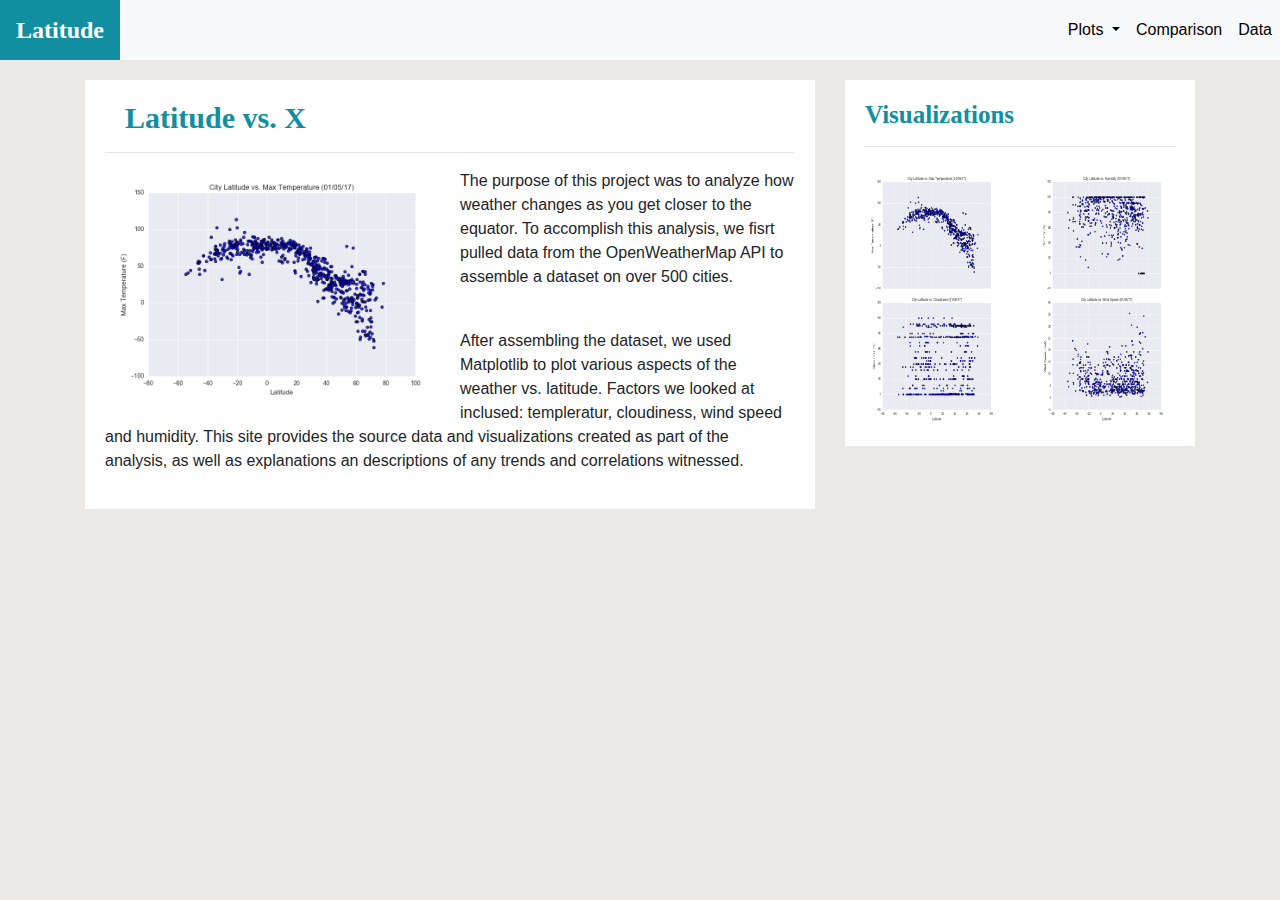
<file: WebVisualizations/landing.html>
<!DOCTYPE html>
<html lang="en">
<head>
    <meta charset="UTF-8">
    <meta name="viewport" content="width=device-width, initial-scale=1.0">
    <title>Visualization of Latitude vs. Max. Temperature </title>


  <!-- Bring in our bootstrap stylesheet -->
  <link rel="stylesheet" href="https://stackpath.bootstrapcdn.com/bootstrap/4.3.1/css/bootstrap.min.css" integrity="sha384-ggOyR0iXCbMQv3Xipma34MD+dH/1fQ784/j6cY/iJTQUOhcWr7x9JvoRxT2MZw1T" crossorigin="anonymous">
  <link rel="stylesheet" href="style.css">

</head>
<body>
    <nav class="navbar navbar-expand-sm navbar-light bg-light p-0">
        <a class="navbar-brand mr-0 px-3" href="#">Latitude</a>
        <button class="navbar-toggler" type="button" data-toggle="collapse" data-target="#navbarSupportedContent" aria-controls="navbarSupportedContent" aria-expanded="false" aria-label="Toggle navigation">
          <span class="navbar-toggler-icon"></span>
        </button>
      
        <div class="collapse navbar-collapse" id="navbarSupportedContent">
          <ul class="navbar-nav mr-auto">
            <li class="nav-item dropdown">
              <a class="nav-link dropdown-toggle" href="#" id="navbarDropdown" role="button" data-toggle="dropdown" aria-haspopup="true" aria-expanded="false">
                Plots
              </a>
              <div class="dropdown-menu" aria-labelledby="navbarDropdown">
                <a class="dropdown-item" href="maxtemp.html">Max Temperature</a>
                <a class="dropdown-item" href="humidity.html">Humidity</a>
                <a class="dropdown-item" href="cloudiness.html">Cloudiness</a>
                <a class="dropdown-item" href="windspeed.html">Wind Speed</a>
              </div>
            </li>
            <li class="nav-item">
              <a class="nav-link" href="comparison.html">Comparison</a>
            </li>
            <li class="nav-item">
                <a class="nav-link" href="data.html">Data</a>
            </li>
          </ul>
        </div>
    </nav>

    <div class="container">
        <div class="row">
          <div class="col-sm-12 col-md-8">
            <div class="main-box">
                <h1 class="mt-0">Latitude vs. X</h1>
                <hr>
                <img class="img-text" src="assets/images/Fig1.png" align="left" alt="Chart"/>   
                <p>  The purpose of this project was to analyze how weather changes as you get closer to the equator.
                          To accomplish this analysis, we fisrt pulled data from the OpenWeatherMap API to assemble
                          a dataset on over 500 cities.
                </p>
                <br>
                <p> After assembling the dataset, we used Matplotlib to plot various aspects of the weather vs. latitude. 
                          Factors we looked at inclused: templeratur, cloudiness, wind speed and humidity. 
                          This site provides the source data and visualizations created as part of the analysis, 
                          as well as explanations an descriptions of any trends and correlations witnessed.
                </p>
            </div>
          </div>
          <div class="col-sm-12 col-md-4" >
            <div class="side-box">
                <h2>Visualizations</h2>
                <hr>
                  <div class="row">
                    <div class="col-3 col-md-6 col-lg-6">
                        <a href="visualizations/maxtemp.html"><img class="img-small" src="assets/images/Fig1.png" alt="Chart">
                        </a>                        
                    </div>
                    <div class="col-3 col-md-6 col-lg-6">
                        <a href="visualizations/humidity.html"><img class="img-small" src="assets/images/Fig2.png" alt="Chart">
                        </a>                        
                    </div>
                    <div class="col-3 col-md-6 col-lg-6">
                        <a href="visualizations/cloudiness.html"><img class="img-small" src="assets/images/Fig3.png" alt="Chart">
                        </a>                        
                    </div>
                    <div class="col-3  col-md-6 col-lg-6">
                        <a href="visualizations/windspeed.html"><img class="img-small" src="assets/images/Fig4.png" alt="Chart">
                        </a>                        
                    </div>      
                  </div>   
            </div>
          </div>
        </div>
    </div>
    <script src="https://code.jquery.com/jquery-3.3.1.slim.min.js" integrity="sha384-q8i/X+965DzO0rT7abK41JStQIAqVgRVzpbzo5smXKp4YfRvH+8abtTE1Pi6jizo" crossorigin="anonymous"></script>
    <script src="https://cdnjs.cloudflare.com/ajax/libs/popper.js/1.14.7/umd/popper.min.js" integrity="sha384-UO2eT0CpHqdSJQ6hJty5KVphtPhzWj9WO1clHTMGa3JDZwrnQq4sF86dIHNDz0W1" crossorigin="anonymous"></script>
    <script src="https://stackpath.bootstrapcdn.com/bootstrap/4.3.1/js/bootstrap.min.js" integrity="sha384-JjSmVgyd0p3pXB1rRibZUAYoIIy6OrQ6VrjIEaFf/nJGzIxFDsf4x0xIM+B07jRM" crossorigin="anonymous"></script>
      
</body>
</html>
</file>
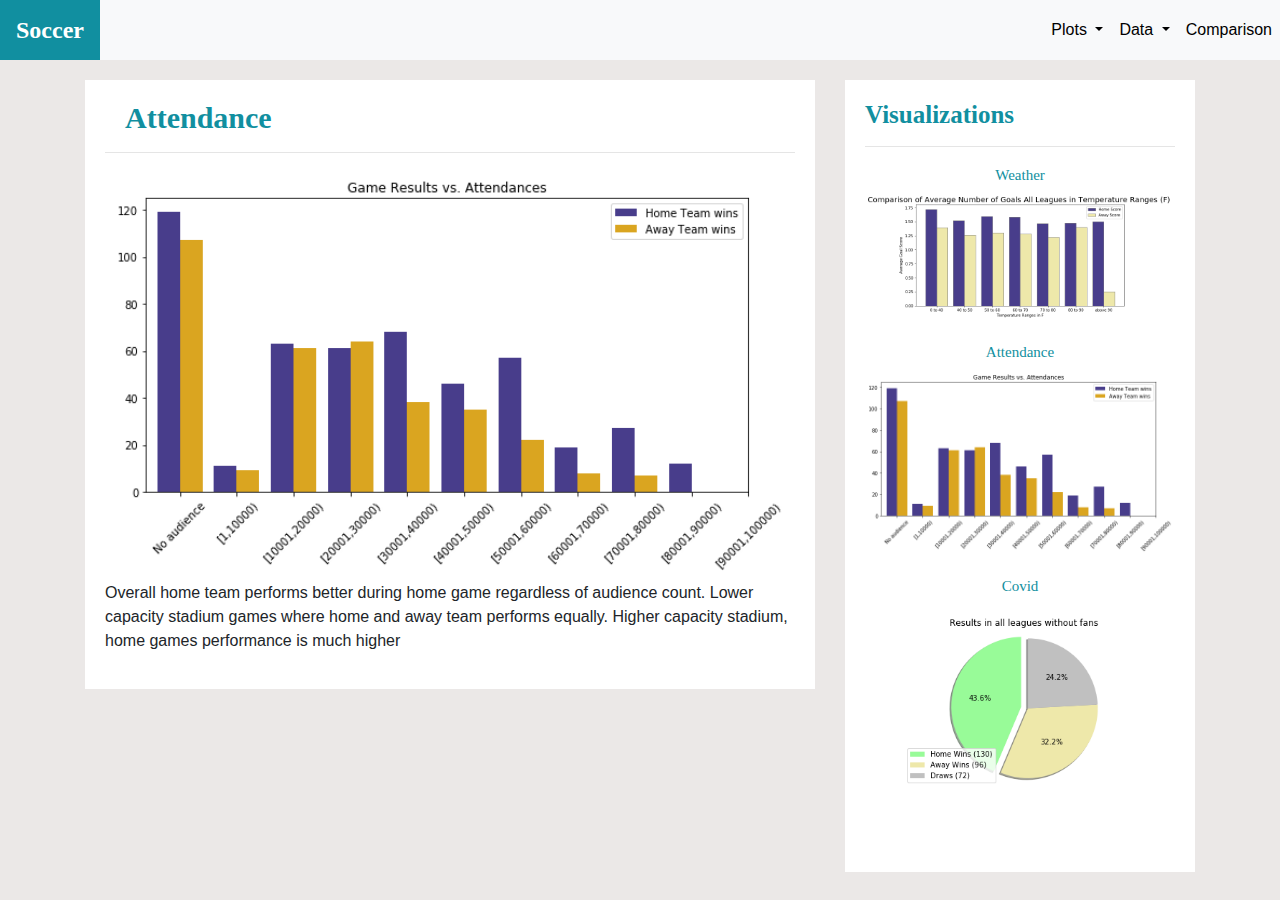
<file: SoccerVisualizations/visualizations/attendance.html>
<!DOCTYPE html>
<html lang="en">
<head>
    <meta charset="UTF-8">
    <meta name="viewport" content="width=device-width, initial-scale=1.0">
    <title>Visualization of Latitude vs. Max. Temperature </title>


  <!-- Bring in our bootstrap stylesheet -->
  <link rel="stylesheet" href="https://stackpath.bootstrapcdn.com/bootstrap/4.3.1/css/bootstrap.min.css" integrity="sha384-ggOyR0iXCbMQv3Xipma34MD+dH/1fQ784/j6cY/iJTQUOhcWr7x9JvoRxT2MZw1T" crossorigin="anonymous">
  <link rel="stylesheet" href="../style.css">

</head>

<body>

    <nav class="navbar navbar-expand-sm navbar-light bg-light p-0 justify-content-between">
        <a class="navbar-brand mr-0 px-3" href="../soccer.html">Soccer</a>
        <button class="navbar-toggler" type="button" data-toggle="collapse" data-target="#navbarSupportedContent" aria-controls="navbarSupportedContent" aria-expanded="false" aria-label="Toggle navigation">
          <span class="navbar-toggler-icon"></span>
        </button>
      
        <div class="collapse navbar-collapse" id="navbarSupportedContent">
          <ul class="navbar-nav">
            <li class="nav-item dropdown">
              <a class="nav-link dropdown-toggle" href="#" id="navbarDropdown" role="button" data-toggle="dropdown" aria-haspopup="true" aria-expanded="false">
                Plots
              </a>
              <div class="dropdown-menu" aria-labelledby="navbarDropdown">
                <a class="dropdown-item" href="weather.html">Weather</a>
                <a class="dropdown-item" href="attendance.html">Attendance</a>
                <a class="dropdown-item" href="covid.html">Covid</a>
              </div>
            </li>
            <li class="nav-item dropdown">
              <a class="nav-link dropdown-toggle" href="#" id="navbarDropdown" role="button" data-toggle="dropdown" aria-haspopup="true" aria-expanded="false">
                Data
              </a>
              <div class="dropdown-menu" aria-labelledby="navbarDropdown">
                <a class="dropdown-item" href="../data_weather.html">Weather</a>
                <a class="dropdown-item" href="../data_att.html">Attendance</a>
              </div>
            </li>
            <li class="nav-item">
              <a class="nav-link" href="../comparison.html">Comparison</a>
            </li>
          </ul>
        </div>
    </nav>
 <div class="container">     <div class="row justify-content-center">
          <div class="col-sm-12 col-md-8">
            <div class="main-box">
                <h1 class="mt-0">Attendance</h1>
                <hr>
                <img class="img-all" src=../assets/images/Fig2.png align="center" alt="Chart for Latitude vs. Max. Temperature"/>   
                <p class="body-font-size"> 
Overall home team performs better during home game regardless of audience count.
Lower capacity stadium games where home and away team performs equally.
Higher capacity stadium, home games performance is much higher

                </p>
            </div>
          </div>          

        <div class="col-12 col-md-4" >
            <div class="side-box">
                <h2>Visualizations</h2>
                <hr>
                  <div class="row">
                    <div class="col-4 col-md-12">
                        <h5>Weather</h5>
                        <a href="weather.html"><img class="img-small" src="../assets/images/Fig1.png" alt="Chart">
                        </a>                        
                    </div>
                    <div class="col-4 col-md-12">
                        <h5>Attendance</h5>
                        <a href="attendance.html"><img class="img-small" src="../assets/images/Fig2.png" alt="Chart">
                        </a>                        
                    </div>
                    <div class="col-4 col-md-12">
                        <h5>Covid</h5>
                        <a href="covid.html"><img class="img-small" src="../assets/images/Fig3.png" alt="Chart">
                        </a>                        
                    </div>
                  </div>   
            </div>
          </div>
    </div>    </div>
    <script src="https://code.jquery.com/jquery-3.3.1.slim.min.js" integrity="sha384-q8i/X+965DzO0rT7abK41JStQIAqVgRVzpbzo5smXKp4YfRvH+8abtTE1Pi6jizo" crossorigin="anonymous"></script>
    <script src="https://cdnjs.cloudflare.com/ajax/libs/popper.js/1.14.7/umd/popper.min.js" integrity="sha384-UO2eT0CpHqdSJQ6hJty5KVphtPhzWj9WO1clHTMGa3JDZwrnQq4sF86dIHNDz0W1" crossorigin="anonymous"></script>
    <script src="https://stackpath.bootstrapcdn.com/bootstrap/4.3.1/js/bootstrap.min.js" integrity="sha384-JjSmVgyd0p3pXB1rRibZUAYoIIy6OrQ6VrjIEaFf/nJGzIxFDsf4x0xIM+B07jRM" crossorigin="anonymous"></script>
      
</body>
</html>
</file>
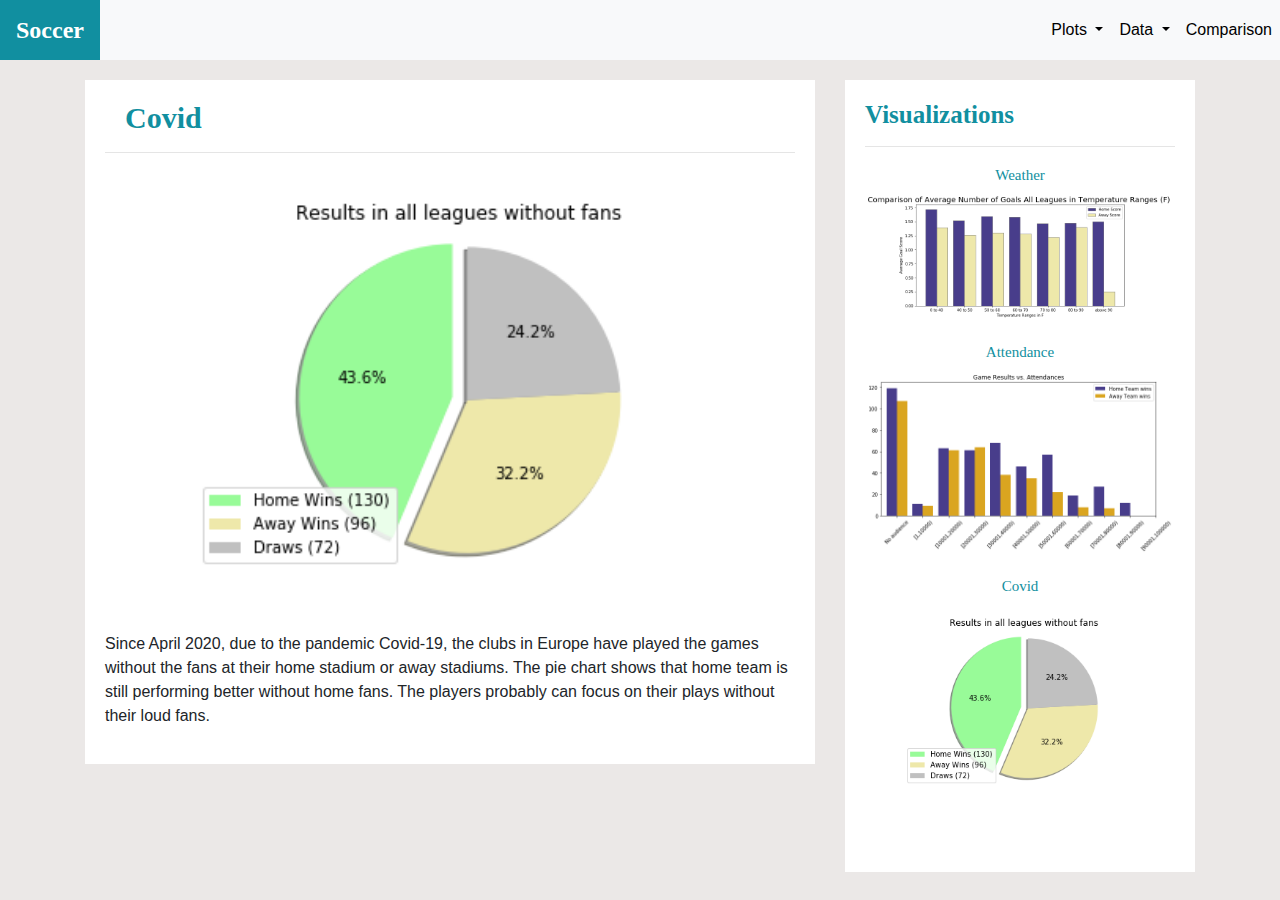
<file: SoccerVisualizations/visualizations/covid.html>
<!DOCTYPE html>
<html lang="en">
<head>
    <meta charset="UTF-8">
    <meta name="viewport" content="width=device-width, initial-scale=1.0">
    <title>Visualization of Latitude vs. Max. Temperature </title>


  <!-- Bring in our bootstrap stylesheet -->
  <link rel="stylesheet" href="https://stackpath.bootstrapcdn.com/bootstrap/4.3.1/css/bootstrap.min.css" integrity="sha384-ggOyR0iXCbMQv3Xipma34MD+dH/1fQ784/j6cY/iJTQUOhcWr7x9JvoRxT2MZw1T" crossorigin="anonymous">
  <link rel="stylesheet" href="../style.css">

</head>

<body>

    <nav class="navbar navbar-expand-sm navbar-light bg-light p-0 justify-content-between">
        <a class="navbar-brand mr-0 px-3" href="../soccer.html">Soccer</a>
        <button class="navbar-toggler" type="button" data-toggle="collapse" data-target="#navbarSupportedContent" aria-controls="navbarSupportedContent" aria-expanded="false" aria-label="Toggle navigation">
          <span class="navbar-toggler-icon"></span>
        </button>
      
        <div class="collapse navbar-collapse" id="navbarSupportedContent">
          <ul class="navbar-nav">
            <li class="nav-item dropdown">
              <a class="nav-link dropdown-toggle" href="#" id="navbarDropdown" role="button" data-toggle="dropdown" aria-haspopup="true" aria-expanded="false">
                Plots
              </a>
              <div class="dropdown-menu" aria-labelledby="navbarDropdown">
                <a class="dropdown-item" href="weather.html">Weather</a>
                <a class="dropdown-item" href="attendance.html">Attendance</a>
                <a class="dropdown-item" href="covid.html">Covid</a>
              </div>
            </li>
            <li class="nav-item dropdown">
              <a class="nav-link dropdown-toggle" href="#" id="navbarDropdown" role="button" data-toggle="dropdown" aria-haspopup="true" aria-expanded="false">
                Data
              </a>
              <div class="dropdown-menu" aria-labelledby="navbarDropdown">
                <a class="dropdown-item" href="../data_weather.html">Weather</a>
                <a class="dropdown-item" href="../data_att.html">Attendance</a>
              </div>
            </li>
            <li class="nav-item">
              <a class="nav-link" href="../comparison.html">Comparison</a>
            </li>
          </ul>
        </div>
    </nav>
 <div class="container">     <div class="row justify-content-center">
          <div class="col-sm-12 col-md-8">
            <div class="main-box">
                <h1 class="mt-0">Covid</h1>
                <hr>
                <img class="img-all" src=../assets/images/Fig3.png align="center" alt="Chart for Latitude vs. Max. Temperature"/>   
                <p class="body-font-size"> 
Since April 2020, due to the pandemic Covid-19,
the clubs in Europe have played the games without the fans at their home stadium or away stadiums.
The pie chart shows that home team is still performing better without home fans. The players probably 
can focus on their plays without their loud fans.

                </p>
            </div>
          </div>          

        <div class="col-12 col-md-4" >
            <div class="side-box">
                <h2>Visualizations</h2>
                <hr>
                  <div class="row">
                    <div class="col-4 col-md-12">
                        <h5>Weather</h5>
                        <a href="weather.html"><img class="img-small" src="../assets/images/Fig1.png" alt="Chart">
                        </a>                        
                    </div>
                    <div class="col-4 col-md-12">
                        <h5>Attendance</h5>
                        <a href="attendance.html"><img class="img-small" src="../assets/images/Fig2.png" alt="Chart">
                        </a>                        
                    </div>
                    <div class="col-4 col-md-12">
                        <h5>Covid</h5>
                        <a href="covid.html"><img class="img-small" src="../assets/images/Fig3.png" alt="Chart">
                        </a>                        
                    </div>
                  </div>   
            </div>
          </div>
    </div>    </div>
    <script src="https://code.jquery.com/jquery-3.3.1.slim.min.js" integrity="sha384-q8i/X+965DzO0rT7abK41JStQIAqVgRVzpbzo5smXKp4YfRvH+8abtTE1Pi6jizo" crossorigin="anonymous"></script>
    <script src="https://cdnjs.cloudflare.com/ajax/libs/popper.js/1.14.7/umd/popper.min.js" integrity="sha384-UO2eT0CpHqdSJQ6hJty5KVphtPhzWj9WO1clHTMGa3JDZwrnQq4sF86dIHNDz0W1" crossorigin="anonymous"></script>
    <script src="https://stackpath.bootstrapcdn.com/bootstrap/4.3.1/js/bootstrap.min.js" integrity="sha384-JjSmVgyd0p3pXB1rRibZUAYoIIy6OrQ6VrjIEaFf/nJGzIxFDsf4x0xIM+B07jRM" crossorigin="anonymous"></script>
      
</body>
</html>
</file>
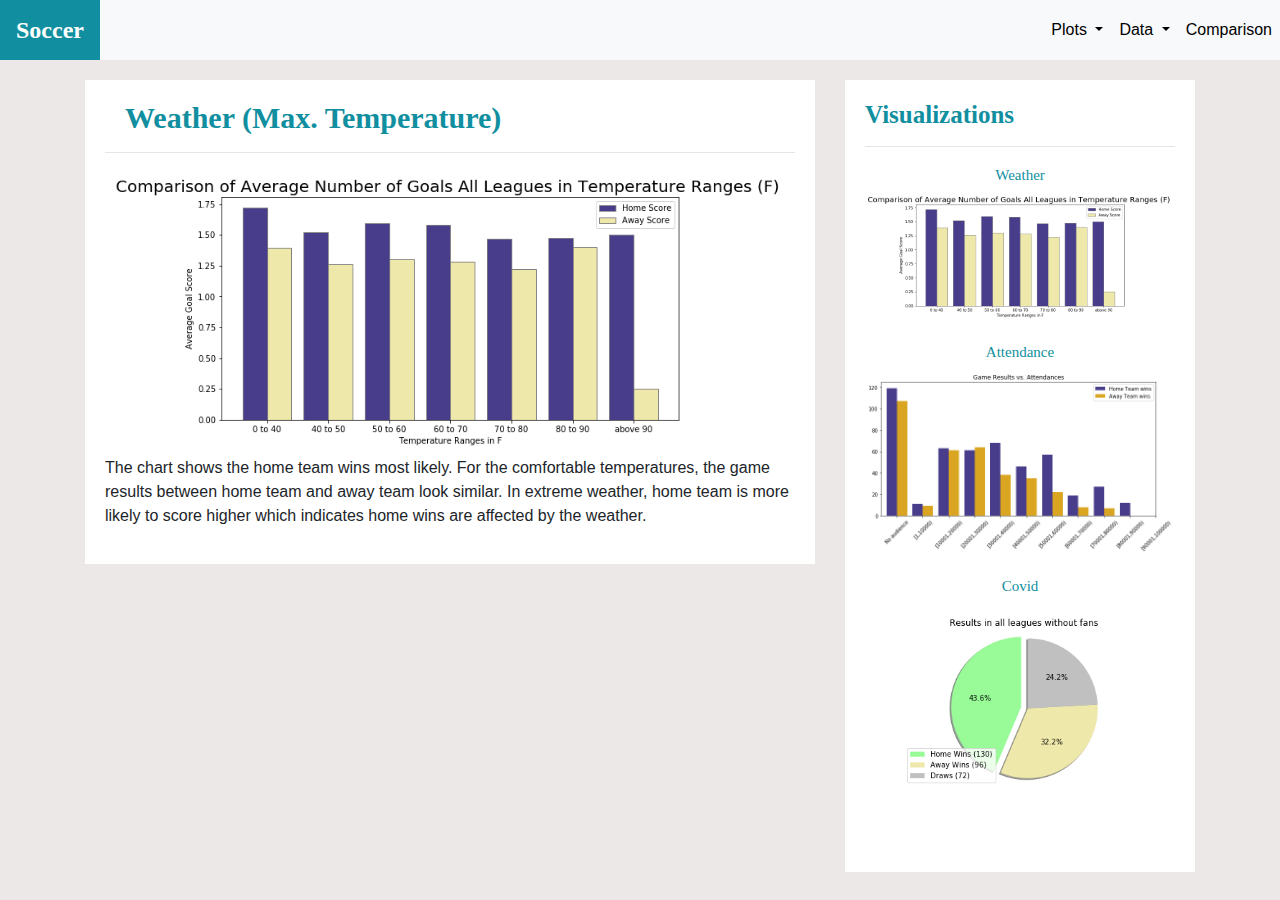
<file: SoccerVisualizations/visualizations/weather.html>
<!DOCTYPE html>
<html lang="en">
<head>
    <meta charset="UTF-8">
    <meta name="viewport" content="width=device-width, initial-scale=1.0">
    <title>Visualization of Latitude vs. Max. Temperature </title>


  <!-- Bring in our bootstrap stylesheet -->
  <link rel="stylesheet" href="https://stackpath.bootstrapcdn.com/bootstrap/4.3.1/css/bootstrap.min.css" integrity="sha384-ggOyR0iXCbMQv3Xipma34MD+dH/1fQ784/j6cY/iJTQUOhcWr7x9JvoRxT2MZw1T" crossorigin="anonymous">
  <link rel="stylesheet" href="../style.css">

</head>

<body>

    <nav class="navbar navbar-expand-sm navbar-light bg-light p-0 justify-content-between">
        <a class="navbar-brand mr-0 px-3" href="../soccer.html">Soccer</a>
        <button class="navbar-toggler" type="button" data-toggle="collapse" data-target="#navbarSupportedContent" aria-controls="navbarSupportedContent" aria-expanded="false" aria-label="Toggle navigation">
          <span class="navbar-toggler-icon"></span>
        </button>
      
        <div class="collapse navbar-collapse" id="navbarSupportedContent">
          <ul class="navbar-nav">
            <li class="nav-item dropdown">
              <a class="nav-link dropdown-toggle" href="#" id="navbarDropdown" role="button" data-toggle="dropdown" aria-haspopup="true" aria-expanded="false">
                Plots
              </a>
              <div class="dropdown-menu" aria-labelledby="navbarDropdown">
                <a class="dropdown-item" href="weather.html">Weather</a>
                <a class="dropdown-item" href="attendance.html">Attendance</a>
                <a class="dropdown-item" href="covid.html">Covid</a>
              </div>
            </li>
            <li class="nav-item dropdown">
              <a class="nav-link dropdown-toggle" href="#" id="navbarDropdown" role="button" data-toggle="dropdown" aria-haspopup="true" aria-expanded="false">
                Data
              </a>
              <div class="dropdown-menu" aria-labelledby="navbarDropdown">
                <a class="dropdown-item" href="../data_weather.html">Weather</a>
                <a class="dropdown-item" href="../data_att.html">Attendance</a>
              </div>
            </li>
            <li class="nav-item">
              <a class="nav-link" href="../comparison.html">Comparison</a>
            </li>
          </ul>
        </div>
    </nav>
 <div class="container">     <div class="row justify-content-center">
          <div class="col-sm-12 col-md-8">
            <div class="main-box">
                <h1 class="mt-0">Weather (Max. Temperature)</h1>
                <hr>
                <img class="img-all" src=../assets/images/Fig1.png align="center" alt="Chart for Latitude vs. Max. Temperature"/>   
                <p class="body-font-size"> 
The chart shows the home team wins most likely. For the comfortable temperatures, 
the game results between home team and away team look similar.
In extreme weather, home team is more likely to score higher which indicates home wins are affected by the weather.


                </p>
            </div>
          </div>          

        <div class="col-12 col-md-4" >
            <div class="side-box">
                <h2>Visualizations</h2>
                <hr>
                  <div class="row">
                    <div class="col-4 col-md-12">
                        <h5>Weather</h5>
                        <a href="weather.html"><img class="img-small" src="../assets/images/Fig1.png" alt="Chart">
                        </a>                        
                    </div>
                    <div class="col-4 col-md-12">
                        <h5>Attendance</h5>
                        <a href="attendance.html"><img class="img-small" src="../assets/images/Fig2.png" alt="Chart">
                        </a>                        
                    </div>
                    <div class="col-4 col-md-12">
                        <h5>Covid</h5>
                        <a href="covid.html"><img class="img-small" src="../assets/images/Fig3.png" alt="Chart">
                        </a>                        
                    </div>
                  </div>   
            </div>
          </div>
    </div>    </div>
    <script src="https://code.jquery.com/jquery-3.3.1.slim.min.js" integrity="sha384-q8i/X+965DzO0rT7abK41JStQIAqVgRVzpbzo5smXKp4YfRvH+8abtTE1Pi6jizo" crossorigin="anonymous"></script>
    <script src="https://cdnjs.cloudflare.com/ajax/libs/popper.js/1.14.7/umd/popper.min.js" integrity="sha384-UO2eT0CpHqdSJQ6hJty5KVphtPhzWj9WO1clHTMGa3JDZwrnQq4sF86dIHNDz0W1" crossorigin="anonymous"></script>
    <script src="https://stackpath.bootstrapcdn.com/bootstrap/4.3.1/js/bootstrap.min.js" integrity="sha384-JjSmVgyd0p3pXB1rRibZUAYoIIy6OrQ6VrjIEaFf/nJGzIxFDsf4x0xIM+B07jRM" crossorigin="anonymous"></script>
      
</body>
</html>
</file>
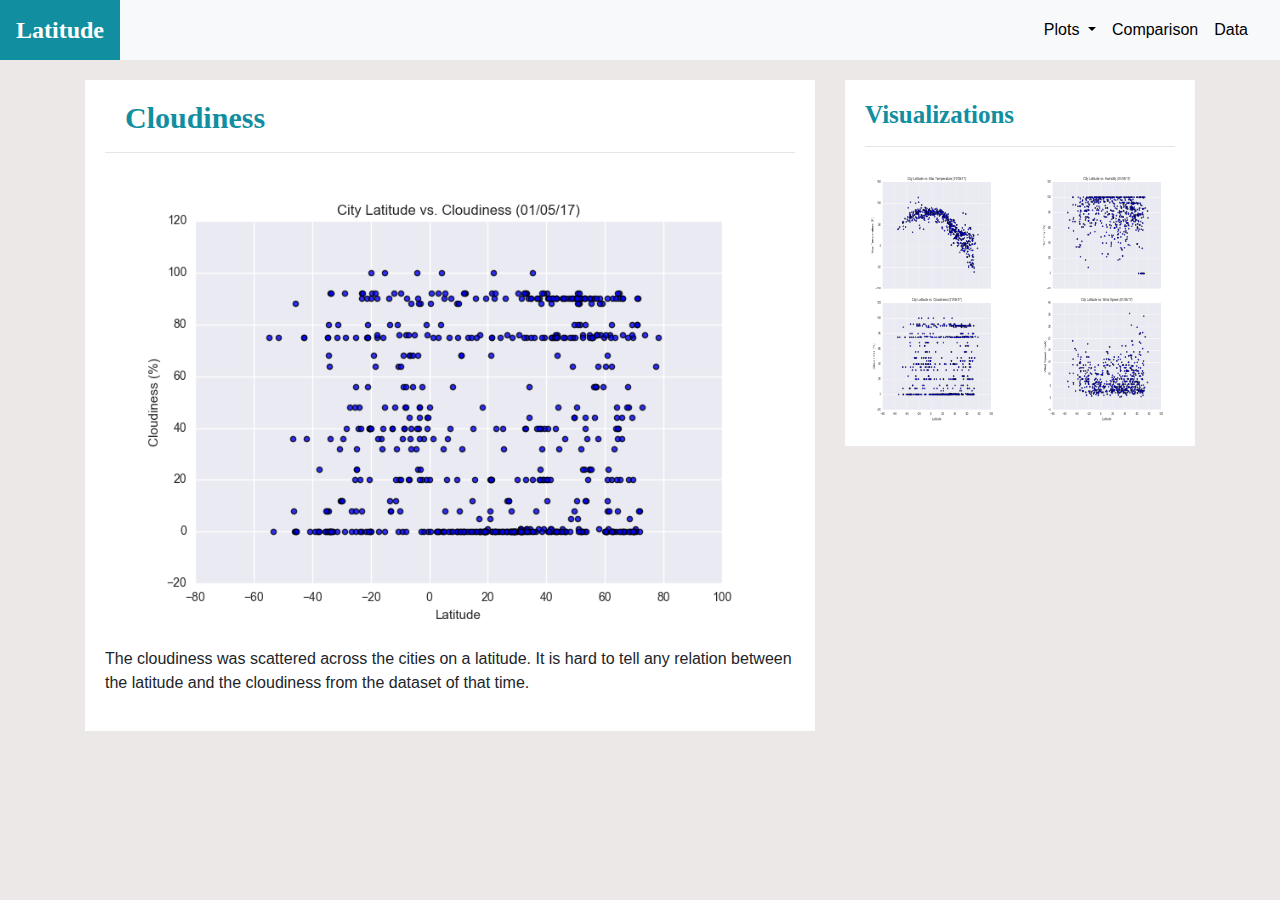
<file: WebVisualizations/visualizations/cloudiness.html>
<!DOCTYPE html>
<html lang="en">
<head>
    <meta charset="UTF-8">
    <meta name="viewport" content="width=device-width, initial-scale=1.0">
    <title>Visualization of Latitude vs. Max. Temperature </title>


  <!-- Bring in our bootstrap stylesheet -->
  <link rel="stylesheet" href="https://stackpath.bootstrapcdn.com/bootstrap/4.3.1/css/bootstrap.min.css" integrity="sha384-ggOyR0iXCbMQv3Xipma34MD+dH/1fQ784/j6cY/iJTQUOhcWr7x9JvoRxT2MZw1T" crossorigin="anonymous">
  <link rel="stylesheet" href="../style.css">

</head>
<body>
    
    <nav class="navbar navbar-expand-sm navbar-light bg-light flex-md-nowrap p-0">
        <a class="navbar-brand mr-0 px-3" href="../landing.html">Latitude</a>
        <button class="navbar-toggler" type="button" data-toggle="collapse" data-target="#navbarSupportedContent" aria-controls="navbarSupportedContent" aria-expanded="false" aria-label="Toggle navigation">
          <span class="navbar-toggler-icon"></span>
        </button>
      
        <div class="collapse navbar-collapse" id="navbarSupportedContent">
          <ul class="navbar-nav mr-auto px-4">
            <li class="nav-item dropdown">
              <a class="nav-link dropdown-toggle" href="#" id="navbarDropdown" role="button" data-toggle="dropdown" aria-haspopup="true" aria-expanded="false">
                Plots
              </a>
              <div class="dropdown-menu" aria-labelledby="navbarDropdown">
                <a class="dropdown-item" href="maxtemp.html">Max Temperature</a>
                <a class="dropdown-item" href="humidity.html">Humidity</a>
                <a class="dropdown-item" href="cloudiness.html">Cloudiness</a>
                <a class="dropdown-item" href="windspeed.html">Wind Speed</a>
              </div>
            </li>
            <li class="nav-item">
              <a class="nav-link" href="../comparison.html">Comparison</a>
            </li>
            <li class="nav-item">
                <a class="nav-link" href="../data.html">Data</a>
            </li>
          </ul>
        </div>
    </nav>

    <div class="container">
        <!--Normally these medium columns go full wide on small screen sizes-->
        <div class="row">
          <div class="col-sm-12 col-md-8">
            <div class="main-box">
                <h1 class="mt-0">Cloudiness</h1>
                <hr>
                <img class="img-all" src="../assets/images/Fig3.png" align="center" alt="Chart for Latitude vs. Max. Temperature"/>   
                <p>  The cloudiness was scattered across the cities on a latitude. It is hard to tell any relation between
                    the latitude and the cloudiness from the dataset of that time.
                </p>
            </div>
          </div>
          <div class="col-sm-12 col-md-4" >
            <div class="side-box">
                <h2>Visualizations</h2>
                <hr>
                  <div class="row">
                    <div class="col-3 col-md-6 col-lg-6">
                        <a href="maxtemp.html"><img class="img-small" src="../assets/images/Fig1.png" alt="Chart">
                        </a>                        
                    </div>
                    <div class="col-3 col-md-6 col-lg-6">
                        <a href="humidity.html"><img class="img-small" src="../assets/images/Fig2.png" alt="Chart">
                        </a>                        
                    </div>
                    <div class="col-3 col-md-6 col-lg-6">
                        <a href="cloudiness.html"><img class="img-small" src="../assets/images/Fig3.png" alt="Chart">
                        </a>                        
                    </div>
                    <div class="col-3  col-md-6 col-lg-6">
                        <a href="windspeed.html"><img class="img-small" src="../assets/images/Fig4.png" alt="Chart">
                        </a>                        
                    </div>      
                  </div>   
            </div>
          </div>
        </div>
    </div>
    <script src="https://code.jquery.com/jquery-3.3.1.slim.min.js" integrity="sha384-q8i/X+965DzO0rT7abK41JStQIAqVgRVzpbzo5smXKp4YfRvH+8abtTE1Pi6jizo" crossorigin="anonymous"></script>
    <script src="https://cdnjs.cloudflare.com/ajax/libs/popper.js/1.14.7/umd/popper.min.js" integrity="sha384-UO2eT0CpHqdSJQ6hJty5KVphtPhzWj9WO1clHTMGa3JDZwrnQq4sF86dIHNDz0W1" crossorigin="anonymous"></script>
    <script src="https://stackpath.bootstrapcdn.com/bootstrap/4.3.1/js/bootstrap.min.js" integrity="sha384-JjSmVgyd0p3pXB1rRibZUAYoIIy6OrQ6VrjIEaFf/nJGzIxFDsf4x0xIM+B07jRM" crossorigin="anonymous"></script>
      
</body>
</html>
</file>
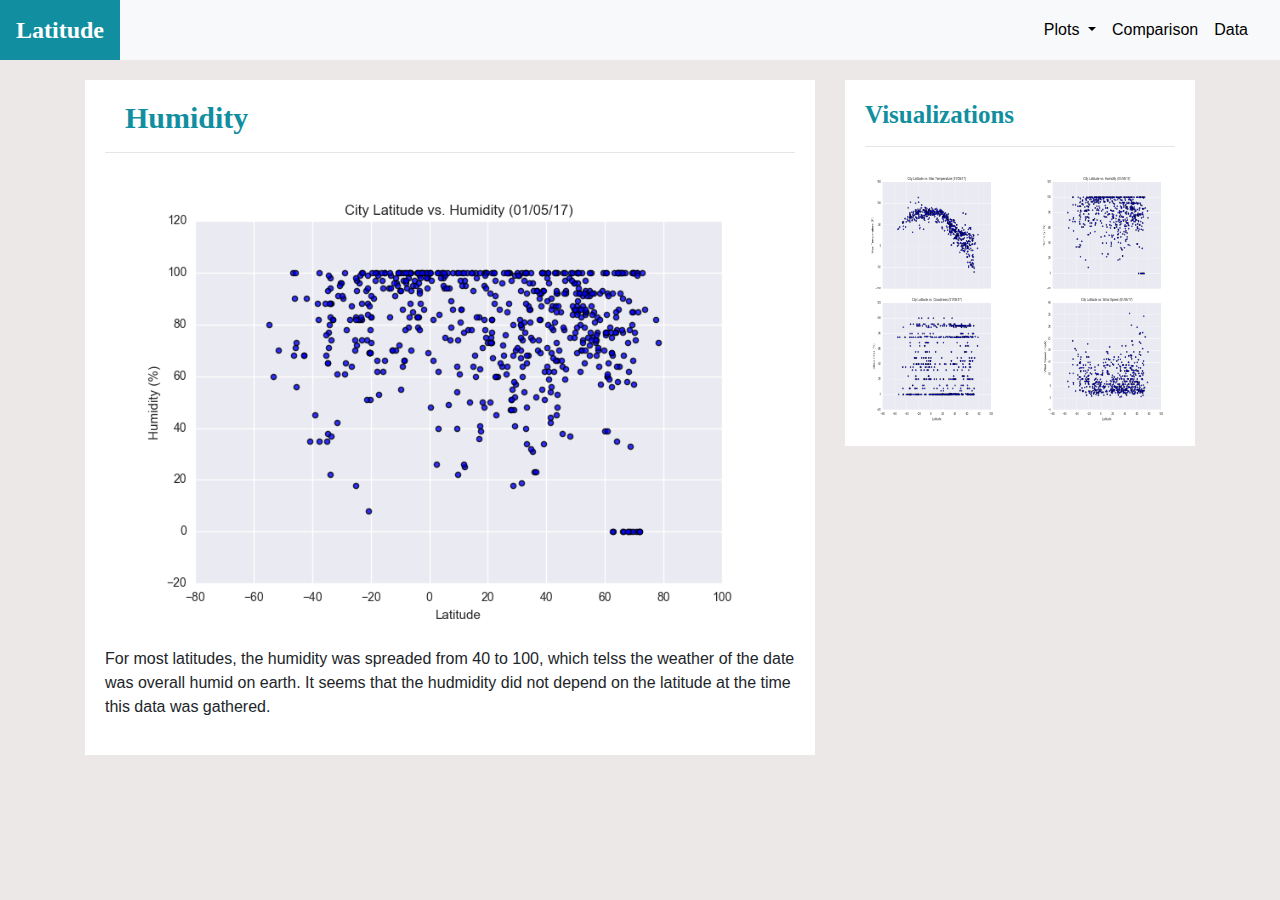
<file: WebVisualizations/visualizations/humidity.html>
<!DOCTYPE html>
<html lang="en">
<head>
    <meta charset="UTF-8">
    <meta name="viewport" content="width=device-width, initial-scale=1.0">
    <title>Visualization of Latitude vs. Max. Temperature </title>


  <!-- Bring in our bootstrap stylesheet -->
  <link rel="stylesheet" href="https://stackpath.bootstrapcdn.com/bootstrap/4.3.1/css/bootstrap.min.css" integrity="sha384-ggOyR0iXCbMQv3Xipma34MD+dH/1fQ784/j6cY/iJTQUOhcWr7x9JvoRxT2MZw1T" crossorigin="anonymous">
  <link rel="stylesheet" href="../style.css">

</head>
<body>
    
    <nav class="navbar navbar-expand-sm navbar-light bg-light flex-md-nowrap p-0">
        <a class="navbar-brand mr-0 px-3" href="../landing.html">Latitude</a>
        <button class="navbar-toggler" type="button" data-toggle="collapse" data-target="#navbarSupportedContent" aria-controls="navbarSupportedContent" aria-expanded="false" aria-label="Toggle navigation">
          <span class="navbar-toggler-icon"></span>
        </button>
      
        <div class="collapse navbar-collapse" id="navbarSupportedContent">
          <ul class="navbar-nav mr-auto px-4">
            <li class="nav-item dropdown">
              <a class="nav-link dropdown-toggle" href="#" id="navbarDropdown" role="button" data-toggle="dropdown" aria-haspopup="true" aria-expanded="false">
                Plots
              </a>
              <div class="dropdown-menu" aria-labelledby="navbarDropdown">
                <a class="dropdown-item" href="maxtemp.html">Max Temperature</a>
                <a class="dropdown-item" href="humidity.html">Humidity</a>
                <a class="dropdown-item" href="cloudiness.html">Cloudiness</a>
                <a class="dropdown-item" href="windspeed.html">Wind Speed</a>
              </div>
            </li>
            <li class="nav-item">
              <a class="nav-link" href="../comparison.html">Comparison</a>
            </li>
            <li class="nav-item">
                <a class="nav-link" href="../data.html">Data</a>
            </li>
          </ul>
        </div>
    </nav>

    <div class="container">
        <!--Normally these medium columns go full wide on small screen sizes-->
        <div class="row">
          <div class="col-sm-12 col-md-8">
            <div class="main-box">
                <h1 class="mt-0">Humidity</h1>
                <hr>
                <img class="img-all" src="../assets/images/Fig2.png" align="center" alt="Chart for Latitude vs. Max. Temperature"/>   
                <p>  For most latitudes, the humidity was spreaded from 40 to 100, which telss the weather of the date 
                    was overall humid on earth. It seems that the hudmidity did not depend on the latitude at the time this data was gathered. 
                </p>
            </div>
          </div>
          <div class="col-sm-12 col-md-4" >
            <div class="side-box">
                <h2>Visualizations</h2>
                <hr>
                  <div class="row">
                    <div class="col-3 col-md-6 col-lg-6">
                        <a href="maxtemp.html"><img class="img-small" src="../assets/images/Fig1.png" alt="Chart">
                        </a>                        
                    </div>
                    <div class="col-3 col-md-6 col-lg-6">
                        <a href="humidity.html"><img class="img-small" src="../assets/images/Fig2.png" alt="Chart">
                        </a>                        
                    </div>
                    <div class="col-3 col-md-6 col-lg-6">
                        <a href="cloudiness.html"><img class="img-small" src="../assets/images/Fig3.png" alt="Chart">
                        </a>                        
                    </div>
                    <div class="col-3  col-md-6 col-lg-6">
                        <a href="windspeed.html"><img class="img-small" src="../assets/images/Fig4.png" alt="Chart">
                        </a>                        
                    </div>      
                  </div>   
            </div>
          </div>
        </div>
    </div>
    <script src="https://code.jquery.com/jquery-3.3.1.slim.min.js" integrity="sha384-q8i/X+965DzO0rT7abK41JStQIAqVgRVzpbzo5smXKp4YfRvH+8abtTE1Pi6jizo" crossorigin="anonymous"></script>
    <script src="https://cdnjs.cloudflare.com/ajax/libs/popper.js/1.14.7/umd/popper.min.js" integrity="sha384-UO2eT0CpHqdSJQ6hJty5KVphtPhzWj9WO1clHTMGa3JDZwrnQq4sF86dIHNDz0W1" crossorigin="anonymous"></script>
    <script src="https://stackpath.bootstrapcdn.com/bootstrap/4.3.1/js/bootstrap.min.js" integrity="sha384-JjSmVgyd0p3pXB1rRibZUAYoIIy6OrQ6VrjIEaFf/nJGzIxFDsf4x0xIM+B07jRM" crossorigin="anonymous"></script>
      
</body>
</html>
</file>
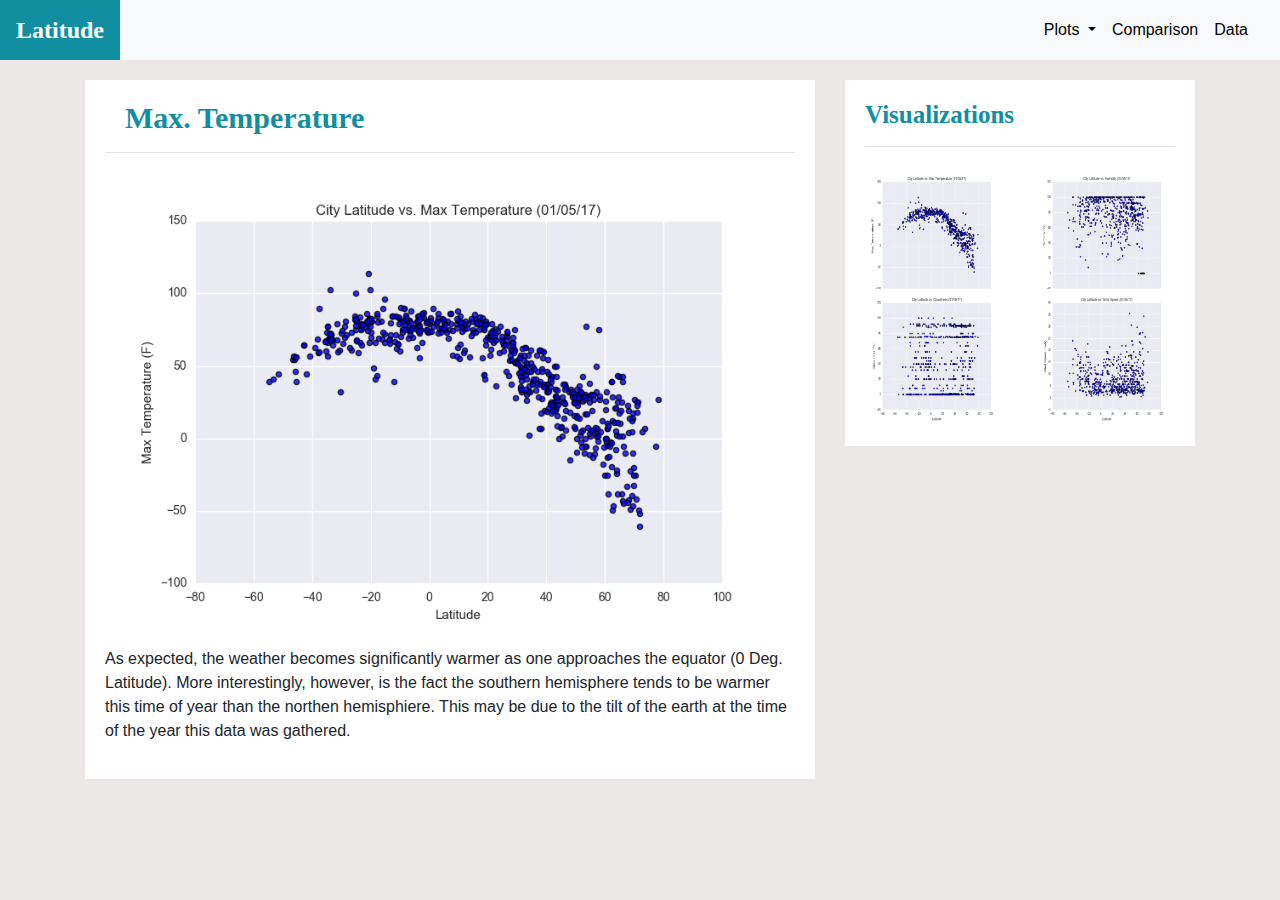
<file: WebVisualizations/visualizations/maxtemp.html>
<!DOCTYPE html>
<html lang="en">
<head>
    <meta charset="UTF-8">
    <meta name="viewport" content="width=device-width, initial-scale=1.0">
    <title>Visualization of Latitude vs. Max. Temperature </title>


  <!-- Bring in our bootstrap stylesheet -->
  <link rel="stylesheet" href="https://stackpath.bootstrapcdn.com/bootstrap/4.3.1/css/bootstrap.min.css" integrity="sha384-ggOyR0iXCbMQv3Xipma34MD+dH/1fQ784/j6cY/iJTQUOhcWr7x9JvoRxT2MZw1T" crossorigin="anonymous">
  <link rel="stylesheet" href="../style.css">

</head>
<body>
    
    <nav class="navbar navbar-expand-sm navbar-light bg-light flex-md-nowrap p-0">
        <a class="navbar-brand mr-0 px-3" href="../landing.html">Latitude</a>
        <button class="navbar-toggler" type="button" data-toggle="collapse" data-target="#navbarSupportedContent" aria-controls="navbarSupportedContent" aria-expanded="false" aria-label="Toggle navigation">
          <span class="navbar-toggler-icon"></span>
        </button>
      
        <div class="collapse navbar-collapse" id="navbarSupportedContent">
          <ul class="navbar-nav mr-auto px-4">
            <li class="nav-item dropdown">
              <a class="nav-link dropdown-toggle" href="#" id="navbarDropdown" role="button" data-toggle="dropdown" aria-haspopup="true" aria-expanded="false">
                Plots
              </a>
              <div class="dropdown-menu" aria-labelledby="navbarDropdown">
                <a class="dropdown-item" href="maxtemp.html">Max Temperature</a>
                <a class="dropdown-item" href="humidity.html">Humidity</a>
                <a class="dropdown-item" href="cloudiness.html">Cloudiness</a>
                <a class="dropdown-item" href="windspeed.html">Wind Speed</a>
              </div>
            </li>
            <li class="nav-item">
              <a class="nav-link" href="../comparison.html">Comparison</a>
            </li>
            <li class="nav-item">
                <a class="nav-link" href="../data.html">Data</a>
            </li>
          </ul>
        </div>
    </nav>

    <div class="container">
        <div class="row">
          <div class="col-sm-12 col-md-8">
            <div class="main-box">
                <h1 class="mt-0">Max. Temperature</h1>
                <hr>
                <img class="img-all" src="../assets/images/Fig1.png" align="center" alt="Chart for Latitude vs. Max. Temperature"/>   
                <p>  As expected, the weather becomes significantly warmer as one approaches the equator
                    (0 Deg. Latitude). More interestingly, however, is the fact the southern hemisphere
                     tends to be warmer this time of year than the northen hemisphiere. This may be due to the tilt
                     of the earth at the time of the year this data was gathered.
                </p>
            </div>
          </div>
          <div class="col-sm-12 col-md-4" >
            <div class="side-box">
                <h2>Visualizations</h2>
                <hr>
                  <div class="row">
                    <div class="col-3 col-md-6 col-lg-6">
                        <a href="maxtemp.html"><img class="img-small" src="../assets/images/Fig1.png" alt="Chart">
                        </a>                        
                    </div>
                    <div class="col-3 col-md-6 col-lg-6">
                        <a href="humidity.html"><img class="img-small" src="../assets/images/Fig2.png" alt="Chart">
                        </a>                        
                    </div>
                    <div class="col-3 col-md-6 col-lg-6">
                        <a href="cloudiness.html"><img class="img-small" src="../assets/images/Fig3.png" alt="Chart">
                        </a>                        
                    </div>
                    <div class="col-3  col-md-6 col-lg-6">
                        <a href="windspeed.html"><img class="img-small" src="../assets/images/Fig4.png" alt="Chart">
                        </a>                        
                    </div>      
                  </div>   
            </div>
          </div>
        </div>
    </div>
    <script src="https://code.jquery.com/jquery-3.3.1.slim.min.js" integrity="sha384-q8i/X+965DzO0rT7abK41JStQIAqVgRVzpbzo5smXKp4YfRvH+8abtTE1Pi6jizo" crossorigin="anonymous"></script>
    <script src="https://cdnjs.cloudflare.com/ajax/libs/popper.js/1.14.7/umd/popper.min.js" integrity="sha384-UO2eT0CpHqdSJQ6hJty5KVphtPhzWj9WO1clHTMGa3JDZwrnQq4sF86dIHNDz0W1" crossorigin="anonymous"></script>
    <script src="https://stackpath.bootstrapcdn.com/bootstrap/4.3.1/js/bootstrap.min.js" integrity="sha384-JjSmVgyd0p3pXB1rRibZUAYoIIy6OrQ6VrjIEaFf/nJGzIxFDsf4x0xIM+B07jRM" crossorigin="anonymous"></script>
      
</body>
</html>
</file>
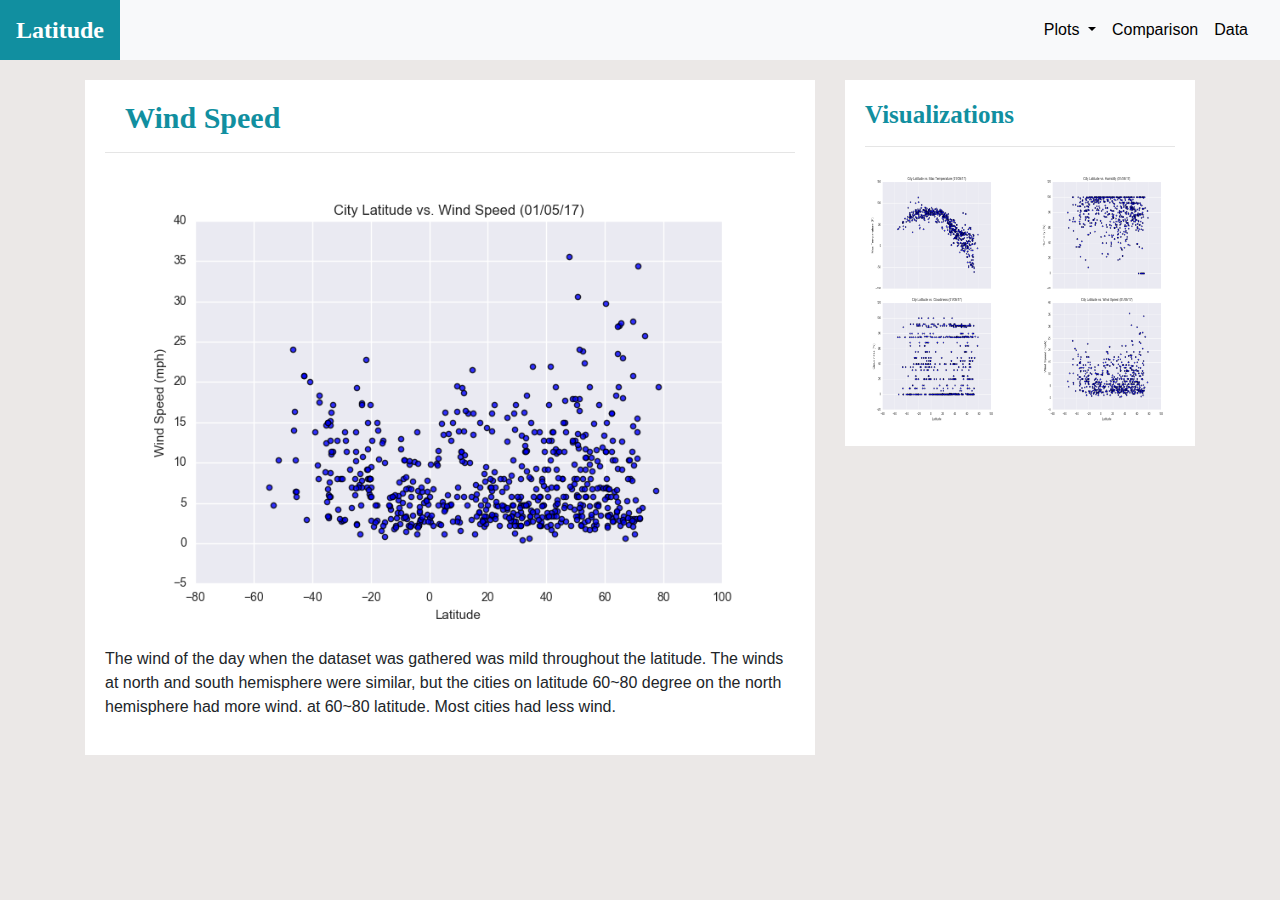
<file: WebVisualizations/visualizations/windspeed.html>
<!DOCTYPE html>
<html lang="en">
<head>
    <meta charset="UTF-8">
    <meta name="viewport" content="width=device-width, initial-scale=1.0">
    <title>Visualization of Latitude vs. Max. Temperature </title>


  <!-- Bring in our bootstrap stylesheet -->
  <link rel="stylesheet" href="https://stackpath.bootstrapcdn.com/bootstrap/4.3.1/css/bootstrap.min.css" integrity="sha384-ggOyR0iXCbMQv3Xipma34MD+dH/1fQ784/j6cY/iJTQUOhcWr7x9JvoRxT2MZw1T" crossorigin="anonymous">
  <link rel="stylesheet" href="../style.css">

</head>
<body>
    
    <nav class="navbar navbar-expand-sm navbar-light bg-light flex-md-nowrap p-0">
        <a class="navbar-brand mr-0 px-3" href="../landing.html">Latitude</a>
        <button class="navbar-toggler" type="button" data-toggle="collapse" data-target="#navbarSupportedContent" aria-controls="navbarSupportedContent" aria-expanded="false" aria-label="Toggle navigation">
          <span class="navbar-toggler-icon"></span>
        </button>
      
        <div class="collapse navbar-collapse" id="navbarSupportedContent">
          <ul class="navbar-nav mr-auto px-4">
            <li class="nav-item dropdown">
              <a class="nav-link dropdown-toggle" href="#" id="navbarDropdown" role="button" data-toggle="dropdown" aria-haspopup="true" aria-expanded="false">
                Plots
              </a>
              <div class="dropdown-menu" aria-labelledby="navbarDropdown">
                <a class="dropdown-item" href="maxtemp.html">Max Temperature</a>
                <a class="dropdown-item" href="humidity.html">Humidity</a>
                <a class="dropdown-item" href="cloudiness.html">Cloudiness</a>
                <a class="dropdown-item" href="windspeed.html">Wind Speed</a>
              </div>
            </li>
            <li class="nav-item">
              <a class="nav-link" href="../comparison.html">Comparison</a>
            </li>
            <li class="nav-item">
                <a class="nav-link" href="../data.html">Data</a>
            </li>
          </ul>
        </div>
    </nav>

    <div class="container">
        <!--Normally these medium columns go full wide on small screen sizes-->
        <div class="row">
          <div class="col-sm-12 col-md-8">
            <div class="main-box">
                <h1 class="mt-0">Wind Speed</h1>
                <hr>
                <img class="img-all" src="../assets/images/Fig4.png" align="center" alt="Chart for Latitude vs. Max. Temperature"/>   
                <p>  The wind of the day when the dataset was gathered was mild throughout the latitude. The winds at north and 
                    south hemisphere were similar, but the cities on latitude 60~80 degree on the north hemisphere had more wind. 
                    at 60~80 latitude. Most cities had less wind.
                </p>
            </div>
          </div>
          <div class="col-sm-12 col-md-4" >
            <div class="side-box">
                <h2>Visualizations</h2>
                <hr>
                  <div class="row">
                    <div class="col-3 col-md-6 col-lg-6">
                        <a href="maxtemp.html"><img class="img-small" src="../assets/images/Fig1.png" alt="Chart">
                        </a>                        
                    </div>
                    <div class="col-3 col-md-6 col-lg-6">
                        <a href="humidity.html"><img class="img-small" src="../assets/images/Fig2.png" alt="Chart">
                        </a>                        
                    </div>
                    <div class="col-3 col-md-6 col-lg-6">
                        <a href="cloudiness.html"><img class="img-small" src="../assets/images/Fig3.png" alt="Chart">
                        </a>                        
                    </div>
                    <div class="col-3  col-md-6 col-lg-6">
                        <a href="windspeed.html"><img class="img-small" src="../assets/images/Fig4.png" alt="Chart">
                        </a>                        
                    </div>      
                  </div>   
            </div>
          </div>
        </div>
    </div>
    <script src="https://code.jquery.com/jquery-3.3.1.slim.min.js" integrity="sha384-q8i/X+965DzO0rT7abK41JStQIAqVgRVzpbzo5smXKp4YfRvH+8abtTE1Pi6jizo" crossorigin="anonymous"></script>
    <script src="https://cdnjs.cloudflare.com/ajax/libs/popper.js/1.14.7/umd/popper.min.js" integrity="sha384-UO2eT0CpHqdSJQ6hJty5KVphtPhzWj9WO1clHTMGa3JDZwrnQq4sF86dIHNDz0W1" crossorigin="anonymous"></script>
    <script src="https://stackpath.bootstrapcdn.com/bootstrap/4.3.1/js/bootstrap.min.js" integrity="sha384-JjSmVgyd0p3pXB1rRibZUAYoIIy6OrQ6VrjIEaFf/nJGzIxFDsf4x0xIM+B07jRM" crossorigin="anonymous"></script>
      
</body>
</html>
</file>
<file: SoccerVisualizations/style.css>
/* giving the body a dark background to better see the bright colored boxes */
body {
    background: rgb(235, 232, 231);
}

h1 {
    margin-top: 10px;
    margin-bottom: 15px;
    margin-left: 20px;
    font-size: 30px;
    font-family: Georgia, 'Times New Roman', Times, serif;
    font-weight: 800;
    color: rgb(17, 143, 160);
    text-align: left;
}

h2 {
  margin-bottom: 15px;
  font-size: 25px;
  font-family: Georgia, 'Times New Roman', Times, serif;
  font-weight: 800;
  color: rgb(17, 143, 160);
  text-align: left;
}

h4 {
  margin-top: 10px;
  margin-bottom: 5px;
  font-size: 20px;
  font-family: Georgia, 'Times New Roman', Times, serif;
  font-weight: 600;
  color: rgb(17, 143, 160);
  text-align: center;
}

h5 {
  margin-top: 3px;
  margin-bottom: 5px;
  font-size: 15px;
  font-family: Georgia, 'Times New Roman', Times, serif;
  font-weight: 300;
  color: rgb(17, 143, 160);
  text-align: center;
}

.body-font-size {
  font-size: 16px;
}

hr {
  color:rgb(182, 179, 179);
}

table {
  border-collapse: collapse;
  width: 100%;
}


.navbar-brand {
  font-family: Georgia, 'Times New Roman', Times, serif;
  padding-top: .75rem;
  padding-bottom: .75rem;
  font-size: 1.5rem;
  font-weight: bold;
  text-align: left;
  color: white !important;
  background-color: rgb(17, 143, 160);
  /*box-shadow: inset -1px 0 0 rgba(0, 0, 0, .25);*/
}

.container {
  margin-top: 20px;
}  

.nav-link {
color: black!important;
}

.navbar-nav,
.mr-auto {
flex: 1;
margin: auto !important;
display: flex;
justify-content: flex-end;
}



.main-box {
  padding: 20px;
  background-color: white;
}

.side-box {
  min-height: 100px;
  padding: 20px;
  padding-bottom: 40px;
  background-color: white;
}

.img-all {
  padding: 5px;
  width: 100%;
  height:auto;
}

.img-text {
  width: 50%;
  height: auto;
  margin-right: 5px;
}

.img-small {
  /*padding-top: 10px;*/
  margin-top: 5px;
  padding-bottom: 20px;
  width: 100%;
  height: auto;
}

@media (max-width: 768px) {

  .body-font-size {
    font-size: 12px;
  }

}


@media (max-width: 576px) {

  .body-font-size {
    font-size: 12px;
  }

  .navbar {
  background-color: rgb(17, 143, 160);
  }


  .bg-light {
     background-color: rgb(17, 143, 160)!important;
  }
}
</file>
<file: WebVisualizations/style.css>
/* giving the body a dark background to better see the bright colored boxes */
body {
    background: rgb(235, 232, 231);
}

h1 {
    margin-top: 10px;
    margin-bottom: 15px;
    margin-left: 20px;
    font-size: 30px;
    font-family: Georgia, 'Times New Roman', Times, serif;
    font-weight: 800;
    color: rgb(17, 143, 160);
    text-align: left;
}

h2 {
  margin-bottom: 15px;
  font-size: 25px;
  font-family: Georgia, 'Times New Roman', Times, serif;
  font-weight: 800;
  color: rgb(17, 143, 160);
  text-align: left;
}

h4 {
  margin-top: 10px;
  margin-bottom: 5px;
  font-size: 20px;
  font-family: Georgia, 'Times New Roman', Times, serif;
  font-weight: 600;
  color: rgb(17, 143, 160);
  text-align: center;
}

hr {
  color:rgb(182, 179, 179);
}

table {
  border-collapse: collapse;
  width: 100%;
}


.navbar-brand {
  font-family: Georgia, 'Times New Roman', Times, serif;
  padding-top: .75rem;
  padding-bottom: .75rem;
  font-size: 1.5rem;
  font-weight: bold;
  text-align: left;
  color: white !important;
  background-color: rgb(17, 143, 160);
  /*box-shadow: inset -1px 0 0 rgba(0, 0, 0, .25);*/
}

.container {
  margin-top: 20px;
}  

.nav-link {
color: black!important;
}

.navbar-nav,
.mr-auto {
flex: 1;
margin: auto !important;
display: flex;
justify-content: flex-end;
}

.main-box {
  padding: 20px;
  background-color: white;
}

.side-box {
  min-height: 100px;
  padding: 20px;
  padding-bottom: 40px;
  background-color: white;
}

.img-all {
  padding: 5px;
  width: 100%;
  height:auto;
}

.img-text {
  width: 50%;
  height: auto;
  margin-right: 10px;
}

.img-small {
  /*padding-top: 10px;*/
  margin-top: 5px;
  padding-bottom: 20px;
  width: 100%;
  height: 130%;
}


@media (max-width: 576px) {

.navbar {
  background-color: rgb(17, 143, 160);
}

.bg-light {
  background-color: rgb(17, 143, 160)!important;
}
}
</file>
